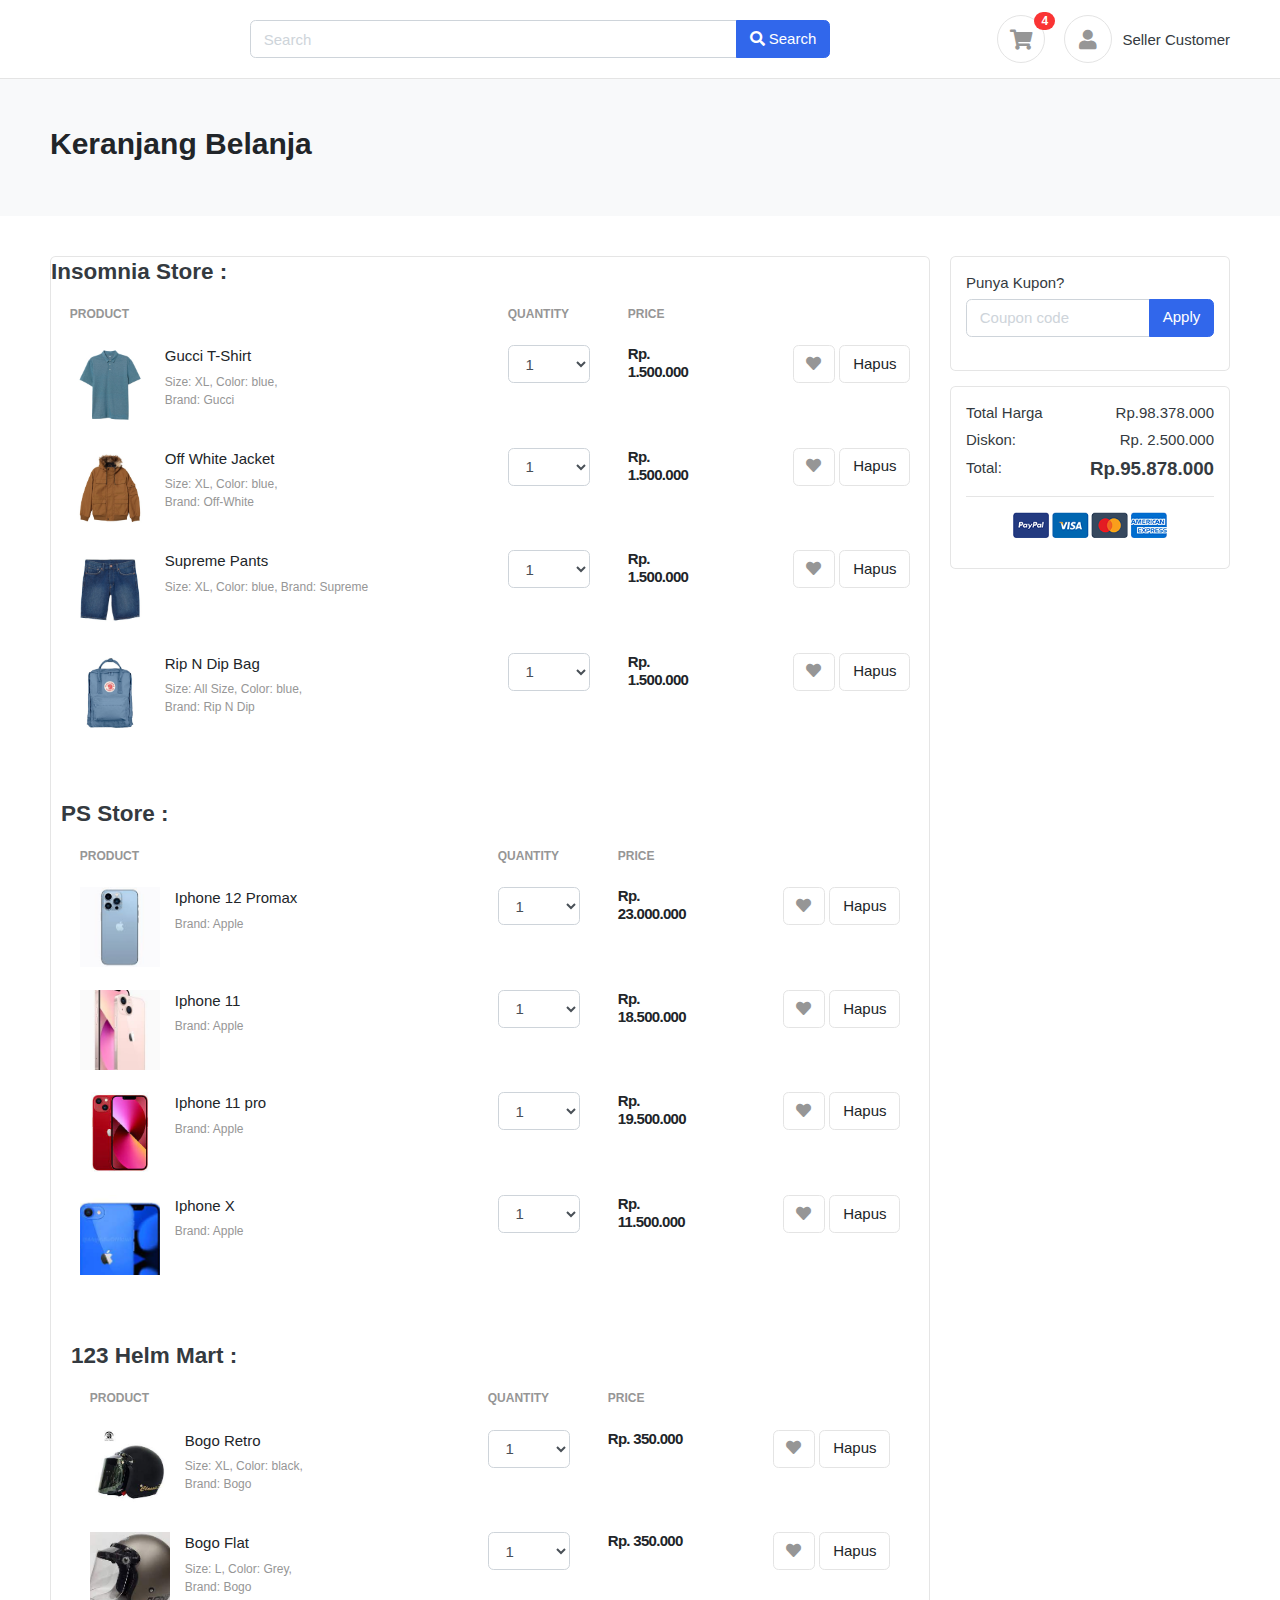
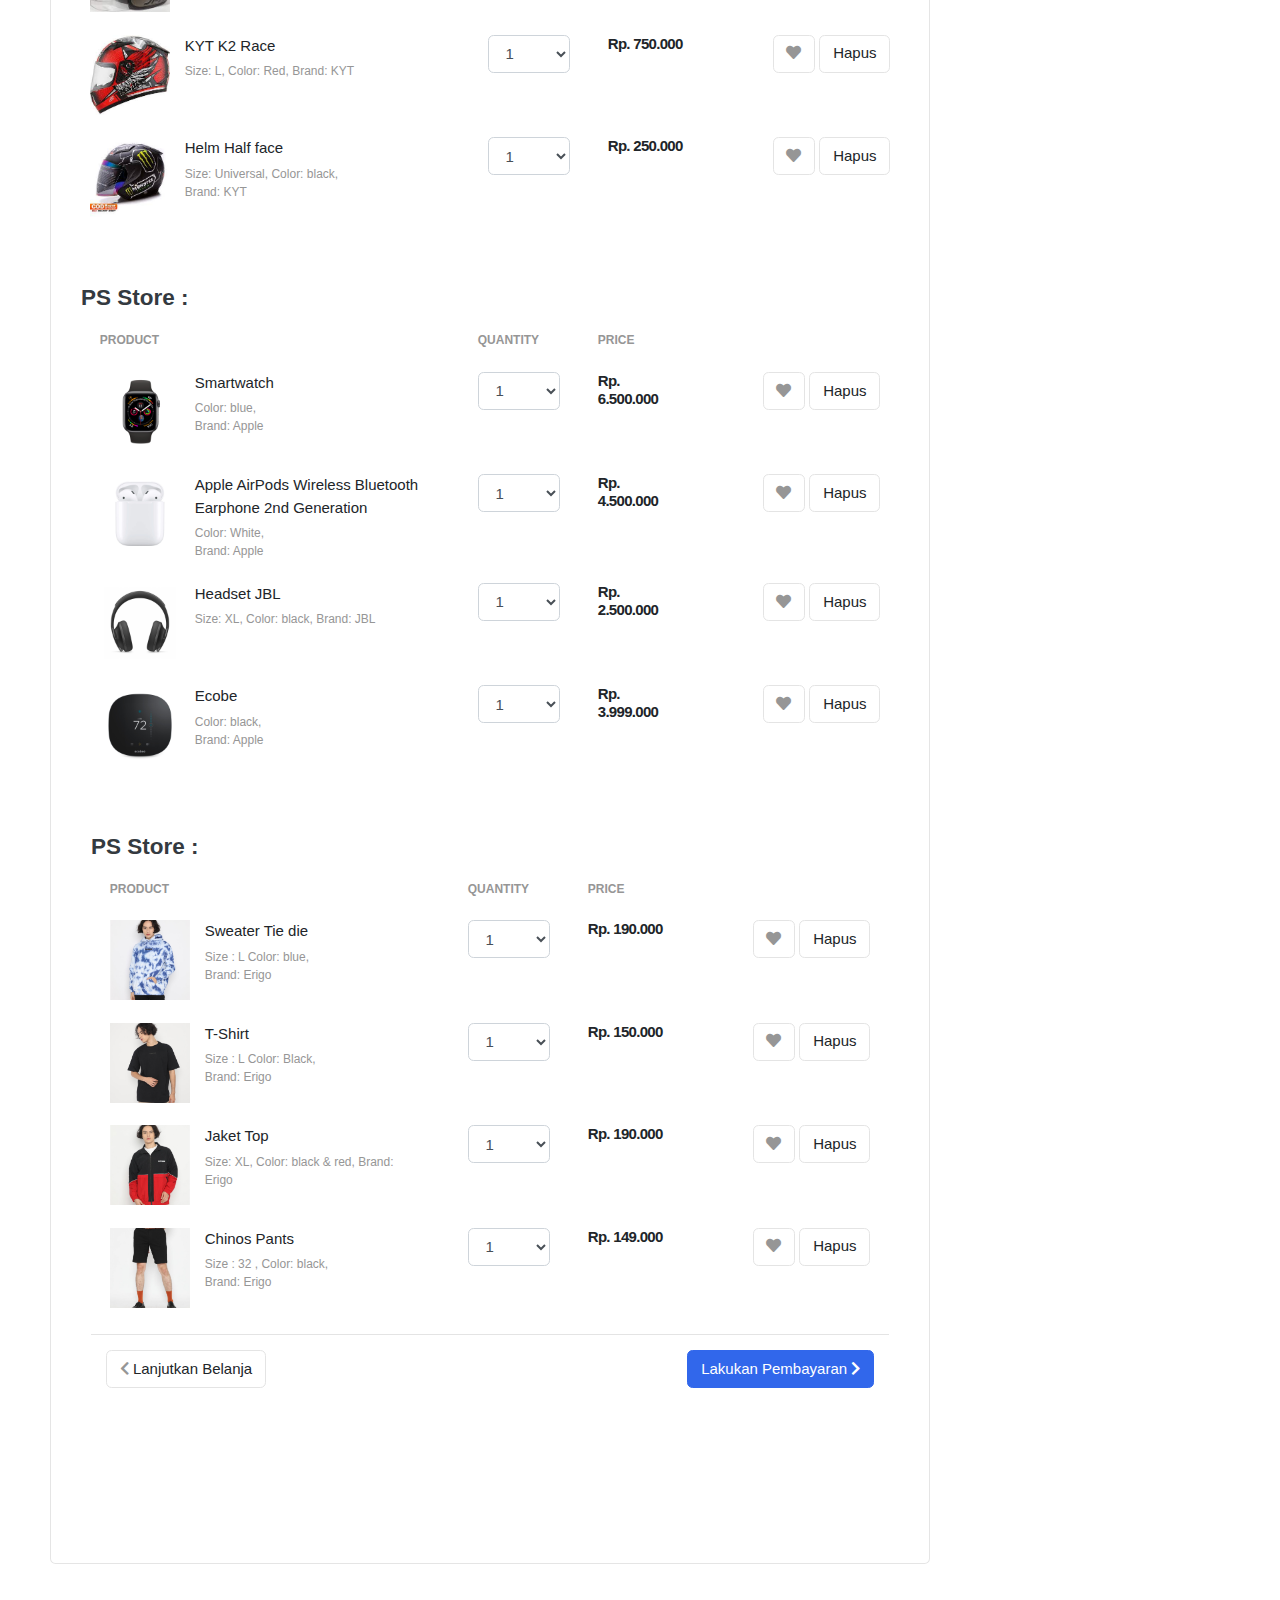
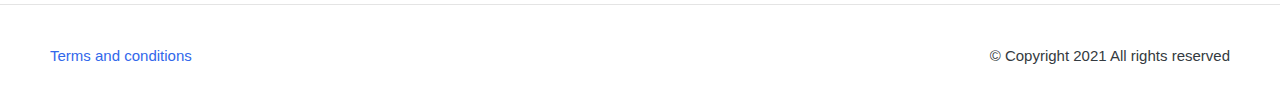
<file: keranjang.html>
<!DOCTYPE HTML>
<html lang="en">
<head>
<meta charset="utf-8">
<meta http-equiv="pragma" content="no-cache" />
<meta http-equiv="cache-control" content="max-age=604800" />
<meta name="viewport" content="width=device-width, initial-scale=1, shrink-to-fit=no">

<title>Kelompok 14 Shop</title>



<!-- jQuery -->
<script src="js/jquery-2.0.0.min.js" type="text/javascript"></script>

<!-- Bootstrap4 files-->
<script src="js/bootstrap.bundle.min.js" type="text/javascript"></script>
<link href="css/bootstrap.css" rel="stylesheet" type="text/css"/>

<!-- Font awesome 5 -->
<link href="fonts/fontawesome/css/all.min.css" type="text/css" rel="stylesheet">

<!-- custom style -->
<link href="css/ui.css" rel="stylesheet" type="text/css"/>
<link href="css/responsive.css" rel="stylesheet" media="only screen and (max-width: 1200px)" />

<!-- custom javascript -->
<script src="js/script.js" type="text/javascript"></script>

<script type="text/javascript">
/// some script

// jquery ready start
$(document).ready(function() {
	// jQuery code
	

}); 
// jquery end
</script>

</head>
<body>


<header class="section-header">
<section class="header-main border-bottom">
	<div class="container">
<div class="row align-items-center">
	<div class="col-lg-2 col-4">
		<a href="index.html" class="brand-wrap">
		
		</a> <!-- brand-wrap.// -->
	</div>
	<div class="col-lg-6 col-sm-12">
		<form action="#" class="search">
			<div class="input-group w-100">
			    <input type="text" class="form-control" placeholder="Search">
			    <div class="input-group-append">
			      <button class="btn btn-primary" type="submit">
			        <i class="fa fa-search"></i> Search
			      </button>
			    </div>
		    </div>
		</form> <!-- search-wrap .end// -->
	</div> <!-- col.// -->
	<div class="col-lg-4 col-sm-6 col-12">
		<div class="widgets-wrap float-md-right">
			<div class="widget-header  mr-3">
				<a href="#" class="icon icon-sm rounded-circle border"><i class="fa fa-shopping-cart"></i></a>
				<span class="badge badge-pill badge-danger notify">4</span>
			</div>
			<div class="widget-header icontext">
				<a href="#" class="icon icon-sm rounded-circle border"><i class="fa fa-user"></i></a>
				<div class="text">
					<div class="widget-header icontext">
          <a data-toggle="dropdown" href="#">Seller</a>
          <div class="dropdown-menu">
            <a class="dropdown-item" href="login-seller.html">Masuk</a>
            <a class="dropdown-item" href="daftar-seller.html">Daftar</a>
          </div>
			</div>
			<div class="widget-header icontext">
          <a data-toggle="dropdown" href="#">Customer</a>
          <div class="dropdown-menu">
            <a class="dropdown-item" href="login-user.html">Masuk</a>
            <a class="dropdown-item" href="daftar-user.html">Daftar</a>
          </div>
				</div>
			</div>

		</div> <!-- widgets-wrap.// -->
	</div> <!-- col.// -->
</div> <!-- row.// -->
	</div> <!-- container.// -->
</section> <!-- header-main .// -->
</header> <!-- section-header.// -->



<!-- ========================= SECTION PAGETOP ========================= -->
<section class="section-pagetop bg">
<div class="container">
	<h2 class="title-page">Keranjang Belanja</h2>
</div> <!-- container //  -->
</section>
<!-- ========================= SECTION INTRO END// ========================= -->

<!-- ========================= SECTION CONTENT ========================= -->
<section class="section-content padding-y">
<div class="container">

<div class="row">
	<main class="col-md-9">
<div class="card">

<table class="table table-borderless table-shopping-cart">
<thead class="text-muted">
<tr class="small text-uppercase">
  <th scope="col">Product</th>
  <h4 class=> Insomnia Store :</h4>
  <th scope="col" width="120">Quantity</th>
  <th scope="col" width="120">Price</th>
  <th scope="col" class="text-right" width="200"> </th>
</tr>
</thead>
<tbody>
<tr>
	<td>
		<figure class="itemside">
			<div class="aside"><img src="images/items/1.jpg" class="img-sm"></div>
			<figcaption class="info">
				<a href="#" class="title text-dark">Gucci T-Shirt</a>
				<p class="text-muted small">Size: XL, Color: blue, <br> Brand: Gucci</p>
			</figcaption>
		</figure>
	</td>
	<td> 
		<select class="form-control">
			<option>1</option>
			<option>2</option>	
			<option>3</option>	
			<option>4</option>	
		</select> 
	</td>
	<td> 
		<div class="price-wrap"> 
			<var class="price">Rp. 1.500.000</var> 
		</div> <!-- price-wrap .// -->
	</td>
	<td class="text-right"> 
	<a data-original-title="Save to Wishlist" title="" href="" class="btn btn-light" data-toggle="tooltip"> <i class="fa fa-heart"></i></a> 
	<a href="" class="btn btn-light"> Hapus</a>
	</td>
</tr>
<tr>
	<td>
		<figure class="itemside">
			<div class="aside"><img src="images/items/2.jpg" class="img-sm"></div>
			<figcaption class="info">
				<a href="#" class="title text-dark">Off White Jacket</a>
				<p class="text-muted small">Size: XL, Color: blue, <br> Brand: Off-White</p>
			</figcaption>
		</figure>
	</td>
	<td> 
		<select class="form-control">
			<option>1</option>
			<option>2</option>	
			<option>3</option>	
			<option>4</option>	
		</select> 
	</td>
	<td> 
		<div class="price-wrap"> 
			<var class="price">Rp. 1.500.000</var>   
		</div> <!-- price-wrap .// -->
	</td>
	<td class="text-right"> 
	<a data-original-title="Save to Wishlist" title="" href="" class="btn btn-light" data-toggle="tooltip"> <i class="fa fa-heart"></i></a> 
	<a href="" class="btn btn-light btn-round"> Hapus</a>
	</td>
</tr>
<tr>
	<td>
		<figure class="itemside">
			<div class="aside"><img src="images/items/3.jpg" class="img-sm"></div>
			<figcaption class="info">
				<a href="#" class="title text-dark">Supreme Pants</a>
				<p class="small text-muted">Size: XL, Color: blue,  Brand: Supreme</p>
			</figcaption>
		</figure>
	</td>
	<td> 
		<select class="form-control">
			<option>1</option>
			<option>2</option>	
			<option>3</option>	
		</select> 
	</td>
	<td> 
		<div class="price-wrap"> 
			<var class="price">Rp. 1.500.000</var> 
		</div> <!-- price-wrap .// -->
	</td>
	<td class="text-right"> 
		<a data-original-title="Save to Wishlist" title="" href="" class="btn btn-light" data-toggle="tooltip"> <i class="fa fa-heart"></i></a> 
		<a href="" class="btn btn-light btn-round"> Hapus</a>
	</td>
</tr>
<tr>
	<td>
		<figure class="itemside">
			<div class="aside"><img src="images/items/4.jpg" class="img-sm"></div>
			<figcaption class="info">
				<a href="#" class="title text-dark">Rip N Dip Bag</a>
				<p class="text-muted small">Size: All Size, Color: blue, <br> Brand: Rip N Dip</p>
			</figcaption>
		</figure>
	</td>
	<td> 
		<select class="form-control">
			<option>1</option>
			<option>2</option>	
			<option>3</option>	
			<option>4</option>	
		</select> 
	</td>
	<td> 
		<div class="price-wrap"> 
			<var class="price">Rp. 1.500.000</var> 
		</div> <!-- price-wrap .// -->
	</td>
	<td class="text-right"> 
	<a data-original-title="Save to Wishlist" title="" href="" class="btn btn-light" data-toggle="tooltip"> <i class="fa fa-heart"></i></a> 
	<a href="" class="btn btn-light"> Hapus</a>
	</td>
</tr>
</tbody>
</table>

<!-- ========================= SECTION CONTENT ========================= -->
<section class="section-content padding-y">
	<div class="container">
	
	
	
	<table class="table table-borderless table-shopping-cart">
	<thead class="text-muted">
	<tr class="small text-uppercase">
	  <th scope="col">Product</th>
	  <h4 class=> PS Store :</h4>
	  <th scope="col" width="120">Quantity</th>
	  <th scope="col" width="120">Price</th>
	  <th scope="col" class="text-right" width="200"> </th>
	</tr>
	</thead>
	<tbody>
	<tr>
		<td>
			<figure class="itemside">
				<div class="aside"><img src="images/items/iphone 1.jpg" class="img-sm"></div>
				<figcaption class="info">
					<a href="#" class="title text-dark">Iphone 12 Promax</a>
					<p class="text-muted small">Brand: Apple</p>
				</figcaption>
			</figure>
		</td>
		<td> 
			<select class="form-control">
				<option>1</option>
				<option>2</option>	
				<option>3</option>	
				<option>4</option>	
			</select> 
		</td>
		<td> 
			<div class="price-wrap"> 
				<var class="price">Rp. 23.000.000</var> 
			</div> <!-- price-wrap .// -->
		</td>
		<td class="text-right"> 
		<a data-original-title="Save to Wishlist" title="" href="" class="btn btn-light" data-toggle="tooltip"> <i class="fa fa-heart"></i></a> 
		<a href="" class="btn btn-light"> Hapus</a>
		</td>
	</tr>
	<tr>
		<td>
			<figure class="itemside">
				<div class="aside"><img src="images/items/iphone 2.jpg" class="img-sm"></div>
				<figcaption class="info">
					<a href="#" class="title text-dark">Iphone 11</a>
					<p class="text-muted small">Brand: Apple</p>
				</figcaption>
			</figure>
		</td>
		<td> 
			<select class="form-control">
				<option>1</option>
				<option>2</option>	
				<option>3</option>	
				<option>4</option>	
			</select> 
		</td>
		<td> 
			<div class="price-wrap"> 
				<var class="price">Rp. 18.500.000</var>   
			</div> <!-- price-wrap .// -->
		</td>
		<td class="text-right"> 
		<a data-original-title="Save to Wishlist" title="" href="" class="btn btn-light" data-toggle="tooltip"> <i class="fa fa-heart"></i></a> 
		<a href="" class="btn btn-light btn-round"> Hapus</a>
		</td>
	</tr>
	<tr>
		<td>
			<figure class="itemside">
				<div class="aside"><img src="images/items/iphone 3.jpg" class="img-sm"></div>
				<figcaption class="info">
					<a href="#" class="title text-dark">Iphone 11 pro</a>
					<p class="text-muted small">Brand: Apple</p>
				</figcaption>
			</figure>
		</td>
		<td> 
			<select class="form-control">
				<option>1</option>
				<option>2</option>	
				<option>3</option>	
			</select> 
		</td>
		<td> 
			<div class="price-wrap"> 
				<var class="price">Rp. 19.500.000</var> 
			</div> <!-- price-wrap .// -->
		</td>
		<td class="text-right"> 
			<a data-original-title="Save to Wishlist" title="" href="" class="btn btn-light" data-toggle="tooltip"> <i class="fa fa-heart"></i></a> 
			<a href="" class="btn btn-light btn-round"> Hapus</a>
		</td>
	</tr>
	<tr>
		<td>
			<figure class="itemside">
				<div class="aside"><img src="images/items/iphone 4.jpg" class="img-sm"></div>
				<figcaption class="info">
					<a href="#" class="title text-dark">Iphone X</a>
					<p class="text-muted small">Brand: Apple</p>
				</figcaption>
			</figure>
		</td>
		<td> 
			<select class="form-control">
				<option>1</option>
				<option>2</option>	
				<option>3</option>	
				<option>4</option>	
			</select> 
		</td>
		<td> 
			<div class="price-wrap"> 
				<var class="price">Rp. 11.500.000</var> 
			</div> <!-- price-wrap .// -->
		</td>
		<td class="text-right"> 
		<a data-original-title="Save to Wishlist" title="" href="" class="btn btn-light" data-toggle="tooltip"> <i class="fa fa-heart"></i></a> 
		<a href="" class="btn btn-light"> Hapus</a>
		</td>
	</tr>
	</tbody>
	</table>

	<!-- ========================= SECTION CONTENT ========================= -->
<section class="section-content padding-y">
	<div class="container">
	
	
	<table class="table table-borderless table-shopping-cart">
	<thead class="text-muted">
	<tr class="small text-uppercase">
	  <th scope="col">Product</th>
	  <h4 class=>123 Helm Mart :</h4>
	  <th scope="col" width="120">Quantity</th>
	  <th scope="col" width="120">Price</th>
	  <th scope="col" class="text-right" width="200"> </th>
	</tr>
	</thead>
	<tbody>
	<tr>
		<td>
			<figure class="itemside">
				<div class="aside"><img src="images/items/BOGO 1.jpg" class="img-sm"></div>
				<figcaption class="info">
					<a href="#" class="title text-dark">Bogo Retro</a>
					<p class="text-muted small">Size: XL, Color: black, <br> Brand: Bogo</p>
				</figcaption>
			</figure>
		</td>
		<td> 
			<select class="form-control">
				<option>1</option>
				<option>2</option>	
				<option>3</option>	
				<option>4</option>	
			</select> 
		</td>
		<td> 
			<div class="price-wrap"> 
				<var class="price">Rp. 350.000</var> 
			</div> <!-- price-wrap .// -->
		</td>
		<td class="text-right"> 
		<a data-original-title="Save to Wishlist" title="" href="" class="btn btn-light" data-toggle="tooltip"> <i class="fa fa-heart"></i></a> 
		<a href="" class="btn btn-light"> Hapus</a>
		</td>
	</tr>
	<tr>
		<td>
			<figure class="itemside">
				<div class="aside"><img src="images/items/BOGO 2.jpg" class="img-sm"></div>
				<figcaption class="info">
					<a href="#" class="title text-dark">Bogo Flat</a>
					<p class="text-muted small">Size: L, Color: Grey, <br> Brand: Bogo</p>
				</figcaption>
			</figure>
		</td>
		<td> 
			<select class="form-control">
				<option>1</option>
				<option>2</option>	
				<option>3</option>	
				<option>4</option>	
			</select> 
		</td>
		<td> 
			<div class="price-wrap"> 
				<var class="price">Rp. 350.000</var>   
			</div> <!-- price-wrap .// -->
		</td>
		<td class="text-right"> 
		<a data-original-title="Save to Wishlist" title="" href="" class="btn btn-light" data-toggle="tooltip"> <i class="fa fa-heart"></i></a> 
		<a href="" class="btn btn-light btn-round"> Hapus</a>
		</td>
	</tr>
	<tr>
		<td>
			<figure class="itemside">
				<div class="aside"><img src="images/items/KYT 1.jpg" class="img-sm"></div>
				<figcaption class="info">
					<a href="#" class="title text-dark">KYT K2 Race</a>
					<p class="small text-muted">Size: L, Color: Red,  Brand: KYT</p>
				</figcaption>
			</figure>
		</td>
		<td> 
			<select class="form-control">
				<option>1</option>
				<option>2</option>	
				<option>3</option>	
			</select> 
		</td>
		<td> 
			<div class="price-wrap"> 
				<var class="price">Rp. 750.000</var> 
			</div> <!-- price-wrap .// -->
		</td>
		<td class="text-right"> 
			<a data-original-title="Save to Wishlist" title="" href="" class="btn btn-light" data-toggle="tooltip"> <i class="fa fa-heart"></i></a> 
			<a href="" class="btn btn-light btn-round"> Hapus</a>
		</td>
	</tr>
	<tr>
		<td>
			<figure class="itemside">
				<div class="aside"><img src="images/items/FULL FACE MONSTER.jpg" class="img-sm"></div>
				<figcaption class="info">
					<a href="#" class="title text-dark">Helm Half face</a>
					<p class="text-muted small">Size: Universal, Color: black, <br> Brand: KYT</p>
				</figcaption>
			</figure>
		</td>
		<td> 
			<select class="form-control">
				<option>1</option>
				<option>2</option>	
				<option>3</option>	
				<option>4</option>	
			</select> 
		</td>
		<td> 
			<div class="price-wrap"> 
				<var class="price">Rp. 250.000</var> 
			</div> <!-- price-wrap .// -->
		</td>
		<td class="text-right"> 
		<a data-original-title="Save to Wishlist" title="" href="" class="btn btn-light" data-toggle="tooltip"> <i class="fa fa-heart"></i></a> 
		<a href="" class="btn btn-light"> Hapus</a>
		</td>
	</tr>
	</tbody>
	</table>

		<!-- ========================= SECTION CONTENT ========================= -->
<section class="section-content padding-y">
	<div class="container">
	
	
	<table class="table table-borderless table-shopping-cart">
	<thead class="text-muted">
	<tr class="small text-uppercase">
	  <th scope="col">Product</th>
	  <h4 class=> PS Store :</h4>
	  <th scope="col" width="120">Quantity</th>
	  <th scope="col" width="120">Price</th>
	  <th scope="col" class="text-right" width="200"> </th>
	</tr>
	</thead>
	<tbody>
	<tr>
		<td>
			<figure class="itemside">
				<div class="aside"><img src="images/items/7.jpg" class="img-sm"></div>
				<figcaption class="info">
					<a href="#" class="title text-dark">Smartwatch</a>
					<p class="text-muted small">Color: blue, <br> Brand: Apple</p>
				</figcaption>
			</figure>
		</td>
		<td> 
			<select class="form-control">
				<option>1</option>
				<option>2</option>	
				<option>3</option>	
				<option>4</option>	
			</select> 
		</td>
		<td> 
			<div class="price-wrap"> 
				<var class="price">Rp. 6.500.000</var> 
			</div> <!-- price-wrap .// -->
		</td>
		<td class="text-right"> 
		<a data-original-title="Save to Wishlist" title="" href="" class="btn btn-light" data-toggle="tooltip"> <i class="fa fa-heart"></i></a> 
		<a href="" class="btn btn-light"> Hapus</a>
		</td>
	</tr>
	<tr>
		<td>
			<figure class="itemside">
				<div class="aside"><img src="images/items/8.jpg" class="img-sm"></div>
				<figcaption class="info">
					<a href="#" class="title text-dark">Apple AirPods Wireless Bluetooth Earphone 2nd Generation</a>
					<p class="text-muted small"> Color: White, <br> Brand: Apple</p>
				</figcaption>
			</figure>
		</td>
		<td> 
			<select class="form-control">
				<option>1</option>
				<option>2</option>	
				<option>3</option>	
				<option>4</option>	
			</select> 
		</td>
		<td> 
			<div class="price-wrap"> 
				<var class="price">Rp. 4.500.000</var>   
			</div> <!-- price-wrap .// -->
		</td>
		<td class="text-right"> 
		<a data-original-title="Save to Wishlist" title="" href="" class="btn btn-light" data-toggle="tooltip"> <i class="fa fa-heart"></i></a> 
		<a href="" class="btn btn-light btn-round"> Hapus</a>
		</td>
	</tr>
	<tr>
		<td>
			<figure class="itemside">
				<div class="aside"><img src="images/items/9.jpg" class="img-sm"></div>
				<figcaption class="info">
					<a href="#" class="title text-dark">Headset JBL</a>
					<p class="small text-muted">Size: XL, Color: black,  Brand: JBL</p>
				</figcaption>
			</figure>
		</td>
		<td> 
			<select class="form-control">
				<option>1</option>
				<option>2</option>	
				<option>3</option>	
			</select> 
		</td>
		<td> 
			<div class="price-wrap"> 
				<var class="price">Rp. 2.500.000</var> 
			</div> <!-- price-wrap .// -->
		</td>
		<td class="text-right"> 
			<a data-original-title="Save to Wishlist" title="" href="" class="btn btn-light" data-toggle="tooltip"> <i class="fa fa-heart"></i></a> 
			<a href="" class="btn btn-light btn-round"> Hapus</a>
		</td>
	</tr>
	<tr>
		<td>
			<figure class="itemside">
				<div class="aside"><img src="images/items/10.jpg" class="img-sm"></div>
				<figcaption class="info">
					<a href="#" class="title text-dark">Ecobe</a>
					<p class="text-muted small"> Color: black, <br> Brand: Apple</p>
				</figcaption>
			</figure>
		</td>
		<td> 
			<select class="form-control">
				<option>1</option>
				<option>2</option>	
				<option>3</option>	
				<option>4</option>	
			</select> 
		</td>
		<td> 
			<div class="price-wrap"> 
				<var class="price">Rp. 3.999.000</var> 
			</div> <!-- price-wrap .// -->
		</td>
		<td class="text-right"> 
		<a data-original-title="Save to Wishlist" title="" href="" class="btn btn-light" data-toggle="tooltip"> <i class="fa fa-heart"></i></a> 
		<a href="" class="btn btn-light"> Hapus</a>
		</td>
	</tr>
	</tbody>
	</table>

			<!-- ========================= SECTION CONTENT ========================= -->
<section class="section-content padding-y">
	<div class="container">
	
	
	<table class="table table-borderless table-shopping-cart">
	<thead class="text-muted">
	<tr class="small text-uppercase">
	  <th scope="col">Product</th>
	  <h4 class=> PS Store :</h4>
	  <th scope="col" width="120">Quantity</th>
	  <th scope="col" width="120">Price</th>
	  <th scope="col" class="text-right" width="200"> </th>
	</tr>
	</thead>
	<tbody>
	<tr>
		<td>
			<figure class="itemside">
				<div class="aside"><img src="images/items/erigo tiedie.png" class="img-sm"></div>
				<figcaption class="info">
					<a href="#" class="title text-dark">Sweater Tie die</a>
					<p class="text-muted small">Size : L Color: blue, <br> Brand: Erigo</p>
				</figcaption>
			</figure>
		</td>
		<td> 
			<select class="form-control">
				<option>1</option>
				<option>2</option>	
				<option>3</option>	
				<option>4</option>	
			</select> 
		</td>
		<td> 
			<div class="price-wrap"> 
				<var class="price">Rp. 190.000</var> 
			</div> <!-- price-wrap .// -->
		</td>
		<td class="text-right"> 
		<a data-original-title="Save to Wishlist" title="" href="" class="btn btn-light" data-toggle="tooltip"> <i class="fa fa-heart"></i></a> 
		<a href="" class="btn btn-light"> Hapus</a>
		</td>
	</tr>
	<tr>
		<td>
			<figure class="itemside">
				<div class="aside"><img src="images/items/erigo 2.png" class="img-sm"></div>
				<figcaption class="info">
					<a href="#" class="title text-dark">T-Shirt</a>
					<p class="text-muted small"> Size : L Color: Black, <br> Brand: Erigo</p>
				</figcaption>
			</figure>
		</td>
		<td> 
			<select class="form-control">
				<option>1</option>
				<option>2</option>	
				<option>3</option>	
				<option>4</option>	
			</select> 
		</td>
		<td> 
			<div class="price-wrap"> 
				<var class="price">Rp. 150.000</var>   
			</div> <!-- price-wrap .// -->
		</td>
		<td class="text-right"> 
		<a data-original-title="Save to Wishlist" title="" href="" class="btn btn-light" data-toggle="tooltip"> <i class="fa fa-heart"></i></a> 
		<a href="" class="btn btn-light btn-round"> Hapus</a>
		</td>
	</tr>
	<tr>
		<td>
			<figure class="itemside">
				<div class="aside"><img src="images/items/erigo 3.png" class="img-sm"></div>
				<figcaption class="info">
					<a href="#" class="title text-dark">Jaket Top</a>
					<p class="small text-muted">Size: XL, Color: black & red,  Brand: Erigo</p>
				</figcaption>
			</figure>
		</td>
		<td> 
			<select class="form-control">
				<option>1</option>
				<option>2</option>	
				<option>3</option>	
			</select> 
		</td>
		<td> 
			<div class="price-wrap"> 
				<var class="price">Rp. 190.000</var> 
			</div> <!-- price-wrap .// -->
		</td>
		<td class="text-right"> 
			<a data-original-title="Save to Wishlist" title="" href="" class="btn btn-light" data-toggle="tooltip"> <i class="fa fa-heart"></i></a> 
			<a href="" class="btn btn-light btn-round"> Hapus</a>
		</td>
	</tr>
	<tr>
		<td>
			<figure class="itemside">
				<div class="aside"><img src="images/items/erigo 4.png" class="img-sm"></div>
				<figcaption class="info">
					<a href="#" class="title text-dark">Chinos Pants</a>
					<p class="text-muted small"> Size : 32 , Color: black, <br> Brand: Erigo</p>
				</figcaption>
			</figure>
		</td>
		<td> 
			<select class="form-control">
				<option>1</option>
				<option>2</option>	
				<option>3</option>	
				<option>4</option>	
			</select> 
		</td>
		<td> 
			<div class="price-wrap"> 
				<var class="price">Rp. 149.000</var> 
			</div> <!-- price-wrap .// -->
		</td>
		<td class="text-right"> 
		<a data-original-title="Save to Wishlist" title="" href="" class="btn btn-light" data-toggle="tooltip"> <i class="fa fa-heart"></i></a> 
		<a href="" class="btn btn-light"> Hapus</a>
		</td>
	</tr>
	</tbody>
	</table>



	

<div class="card-body border-top">
	<a href="Checkout.html" class="btn btn-primary float-md-right"> Lakukan Pembayaran <i class="fa fa-chevron-right"></i> </a>
	<a href="index.html" class="btn btn-light"> <i class="fa fa-chevron-left"></i> Lanjutkan Belanja </a>
</div>	
</div> <!-- card.// -->

	</main> <!-- col.// -->
	<aside class="col-md-3">
		<div class="card mb-3">
			<div class="card-body">
			<form>
				<div class="form-group">
					<label>Punya Kupon?</label>
					<div class="input-group">
						<input type="text" class="form-control" name="" placeholder="Coupon code">
						<span class="input-group-append"> 
							<button class="btn btn-primary">Apply</button>
						</span>
					</div>
				</div>
			</form>
			</div> <!-- card-body.// -->
		</div>  <!-- card .// -->
		<div class="card">
			<div class="card-body">
					<dl class="dlist-align">
					  <dt>Total Harga</dt>
					  <dd class="text-right">Rp.98.378.000</dd>
					</dl>
					<dl class="dlist-align">
					  <dt>Diskon:</dt>
					  <dd class="text-right">Rp. 2.500.000</dd>
					</dl>
					<dl class="dlist-align">
					  <dt>Total:</dt>
					  <dd class="text-right  h5"><strong>Rp.95.878.000</strong></dd>
					</dl>
					<hr>
					<p class="text-center mb-3">
						<img src="images/misc/payments.png" height="26">
					</p>
					
			</div> <!-- card-body.// -->
		</div>  <!-- card .// -->
	</aside> <!-- col.// -->
</div>

</div> <!-- container .//  -->
</section>
<!-- ========================= SECTION CONTENT END// ========================= -->

<!-- ========================= SECTION  END// ========================= -->

<!-- ========================= FOOTER ========================= -->
<footer class="section-footer border-top padding-y">
	<div class="container">
		<p class="float-md-right"> 
			&copy Copyright 2021 All rights reserved
		</p>
		<p>
			<a href="#">Terms and conditions</a>
		</p>
	</div><!-- //container -->
</footer>
<!-- ========================= FOOTER END // ========================= -->



</body>
</html>
</file>
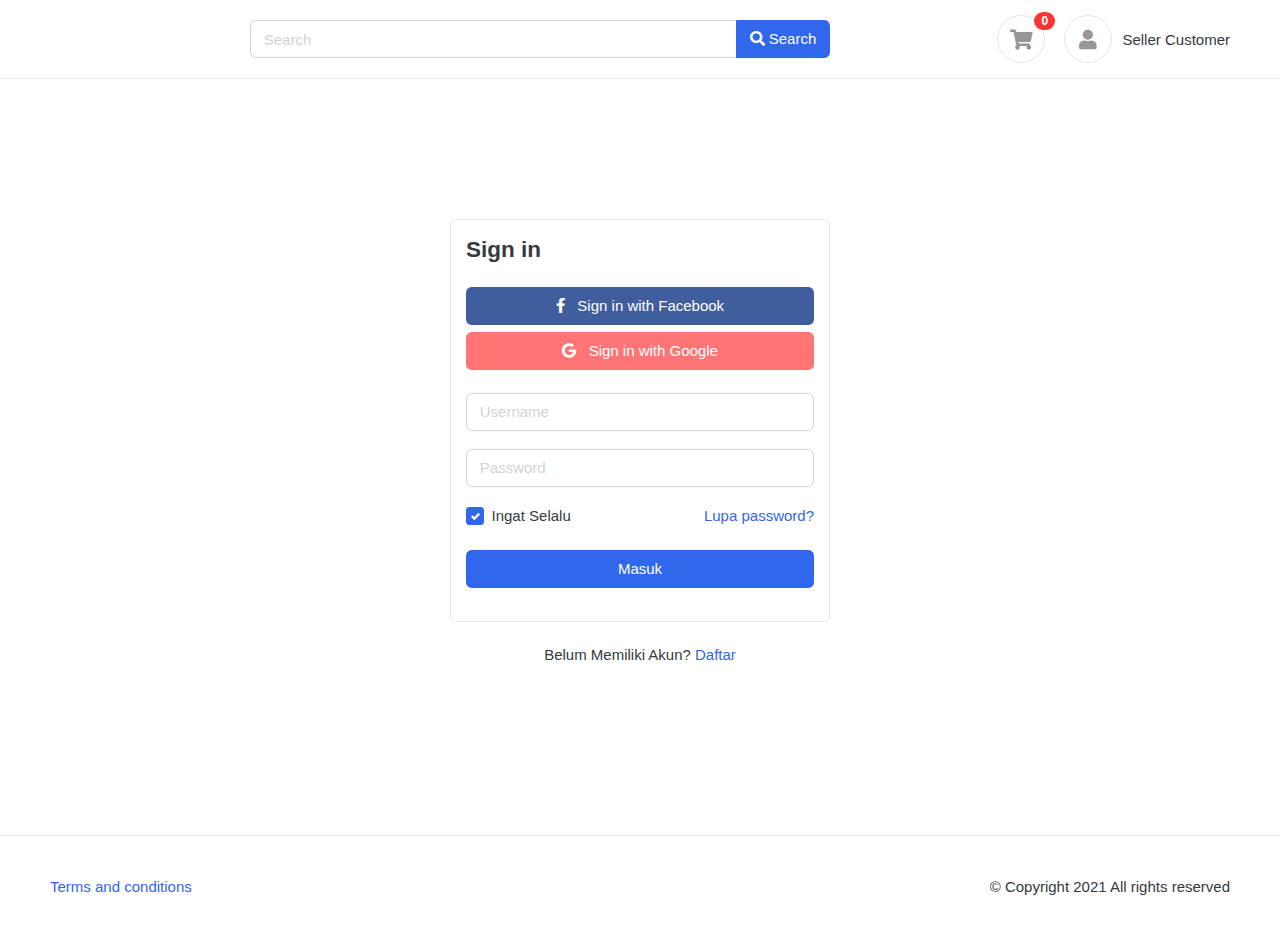
<file: login-user.html>
<!DOCTYPE HTML>
<html lang="en">
<head>
<meta charset="utf-8">
<meta http-equiv="pragma" content="no-cache" />
<meta http-equiv="cache-control" content="max-age=604800" />
<meta name="viewport" content="width=device-width, initial-scale=1, shrink-to-fit=no">

<title>Kelompok 14 Shop</title>



<!-- jQuery -->
<script src="js/jquery-2.0.0.min.js" type="text/javascript"></script>

<!-- Bootstrap4 files-->
<script src="js/bootstrap.bundle.min.js" type="text/javascript"></script>
<link href="css/bootstrap.css" rel="stylesheet" type="text/css"/>

<!-- Font awesome 5 -->
<link href="fonts/fontawesome/css/all.min.css" type="text/css" rel="stylesheet">

<!-- custom style -->
<link href="css/ui.css" rel="stylesheet" type="text/css"/>
<link href="css/responsive.css" rel="stylesheet" media="only screen and (max-width: 1200px)" />

<!-- custom javascript -->
<script src="js/script.js" type="text/javascript"></script>

<script type="text/javascript">
/// some script

// jquery ready start
$(document).ready(function() {
	// jQuery code

}); 
// jquery end
</script>

</head>
<body>


<header class="section-header">
<section class="header-main border-bottom">
	<div class="container">
<div class="row align-items-center">
	<div class="col-lg-2 col-4">
		<a href="index.html" class="brand-wrap">
			
		</a> <!-- brand-wrap.// -->
	</div>
	<div class="col-lg-6 col-sm-12">
		<form action="#" class="search">
			<div class="input-group w-100">
			    <input type="text" class="form-control" placeholder="Search">
			    <div class="input-group-append">
			      <button class="btn btn-primary" type="submit">
			        <i class="fa fa-search"></i> Search
			      </button>
			    </div>
		    </div>
		</form> <!-- search-wrap .end// -->
	</div> <!-- col.// -->
	<div class="col-lg-4 col-sm-6 col-12">
		<div class="widgets-wrap float-md-right">
			<div class="widget-header  mr-3">
				<a href="#" class="icon icon-sm rounded-circle border"><i class="fa fa-shopping-cart"></i></a>
				<span class="badge badge-pill badge-danger notify">0</span>
			</div>
			<div class="widget-header icontext">
				<a href="#" class="icon icon-sm rounded-circle border"><i class="fa fa-user"></i></a>
				<div class="text">
					<div class="widget-header icontext">
          <a data-toggle="dropdown" href="#">Seller</a>
          <div class="dropdown-menu">
            <a class="dropdown-item" href="login-seller.html">Masuk</a>
            <a class="dropdown-item" href="daftar-seller.html">Daftar</a>
          </div>
			</div>
			<div class="widget-header icontext">
          <a data-toggle="dropdown" href="#">Customer</a>
          <div class="dropdown-menu">
            <a class="dropdown-item" href="login-user.html">Masuk</a>
            <a class="dropdown-item" href="daftar-user.html">Daftar</a>
          </div>
			</div>
				</div>
			</div>

		</div> <!-- widgets-wrap.// -->
	</div> <!-- col.// -->
</div> <!-- row.// -->
	</div> <!-- container.// -->
</section> <!-- header-main .// -->
</header> <!-- section-header.// -->



<!-- ========================= SECTION CONTENT ========================= -->
<section class="section-conten padding-y" style="min-height:84vh">

<!-- ============================ COMPONENT LOGIN   ================================= -->
	<div class="card mx-auto" style="max-width: 380px; margin-top:100px;">
      <div class="card-body">
      <h4 class="card-title mb-4">Sign in</h4>
      <form>
      	  <a href="#" class="btn btn-facebook btn-block mb-2"> <i class="fab fa-facebook-f"></i> &nbsp  Sign in with Facebook</a>
      	  <a href="#" class="btn btn-google btn-block mb-4"> <i class="fab fa-google"></i> &nbsp  Sign in with Google</a>
          <div class="form-group">
			 <input name="" class="form-control" placeholder="Username" type="text">
          </div> <!-- form-group// -->
          <div class="form-group">
			<input name="" class="form-control" placeholder="Password" type="password">
          </div> <!-- form-group// -->
          
          <div class="form-group">
          	<a href="#" class="float-right">Lupa password?</a> 
            <label class="float-left custom-control custom-checkbox"> <input type="checkbox" class="custom-control-input" checked=""> <div class="custom-control-label"> Ingat Selalu </div> </label>
          </div> <!-- form-group form-check .// -->
          <div class="form-group">
              <button type="submit" class="btn btn-primary btn-block" formaction="profile-customer.html"> Masuk  </button>
          </div> <!-- form-group// -->    
      </form>
      </div> <!-- card-body.// -->
    </div> <!-- card .// -->

     <p class="text-center mt-4">Belum Memiliki Akun? <a href="daftar-user.html"> Daftar</a></p>
     <br><br>
<!-- ============================ COMPONENT LOGIN  END.// ================================= -->


</section>
<!-- ========================= SECTION CONTENT END// ========================= -->


<!-- ========================= FOOTER ========================= -->
<footer class="section-footer border-top padding-y">
	<div class="container">
		<p class="float-md-right"> 
			&copy Copyright 2021 All rights reserved
		</p>
		<p>
			<a href="#">Terms and conditions</a>
		</p>
	</div><!-- //container -->
</footer>
<!-- ========================= FOOTER END // ========================= -->



</body>
</html>
</file>
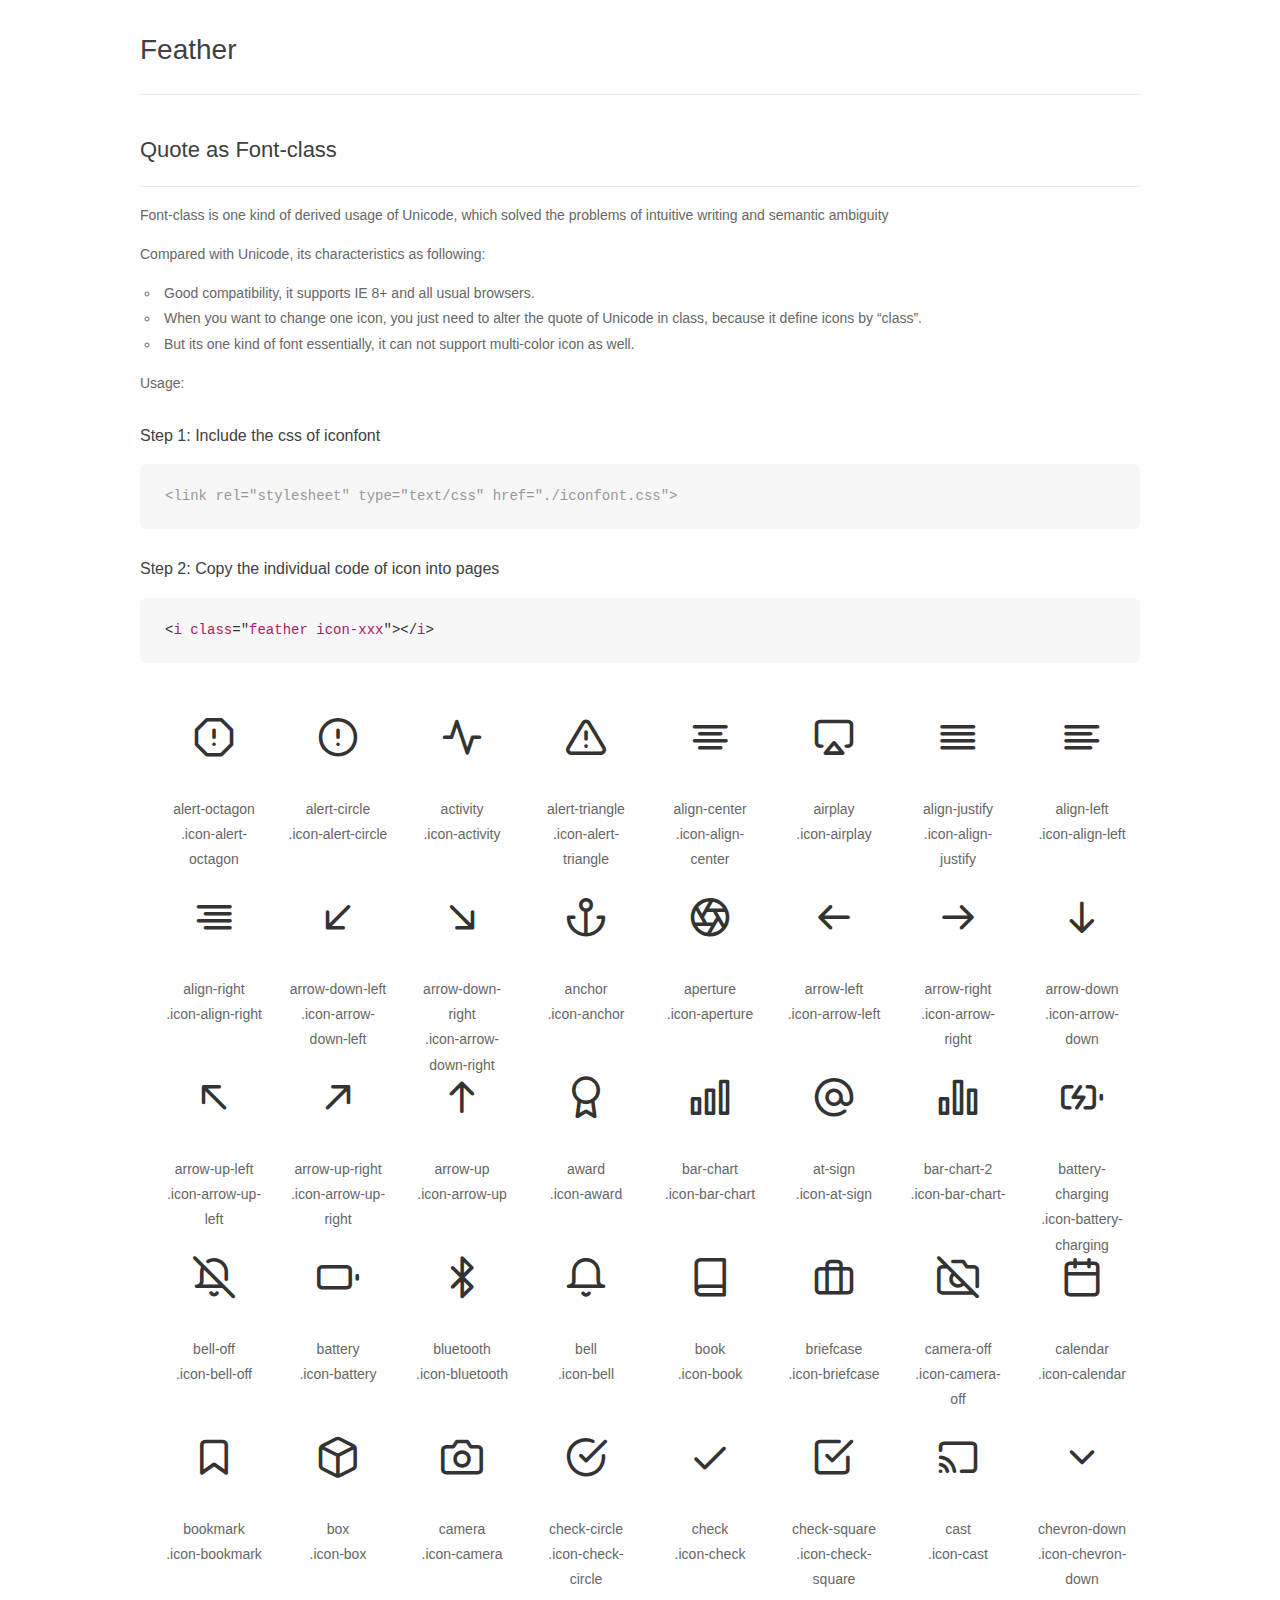
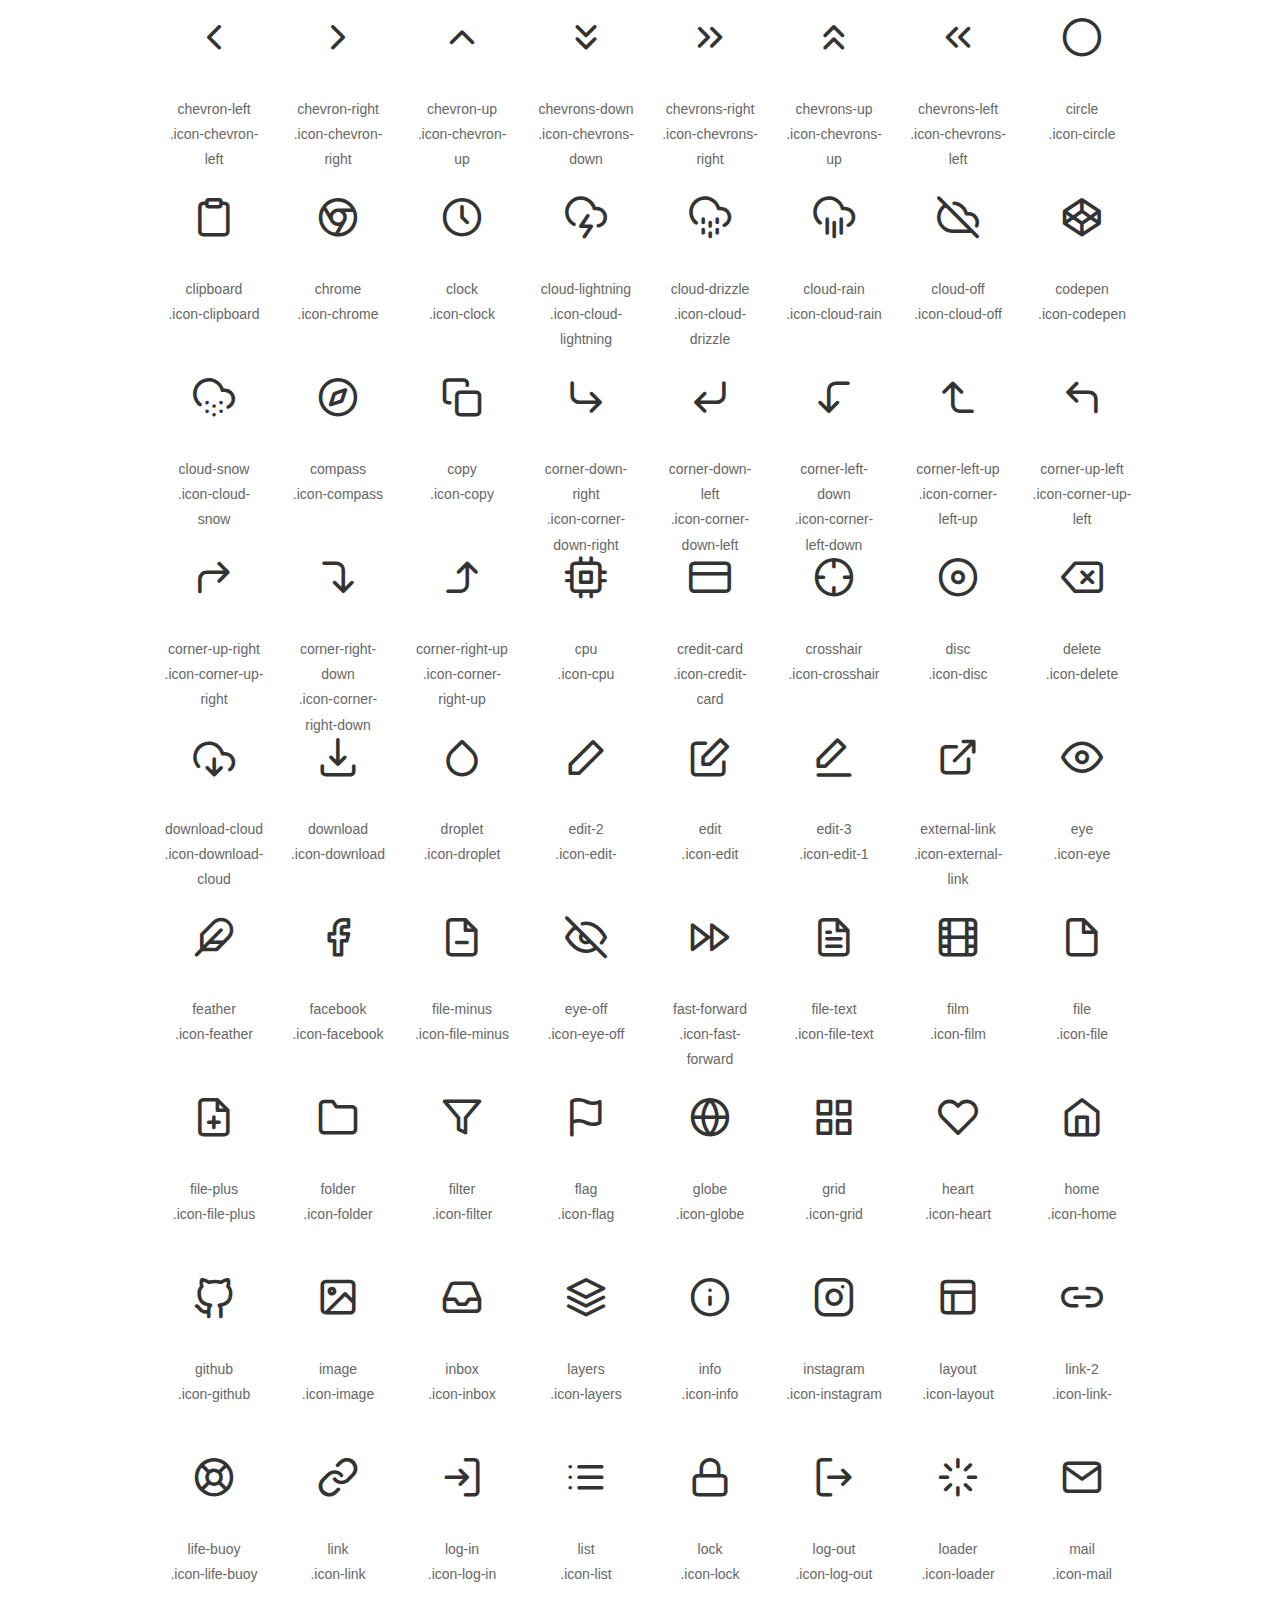
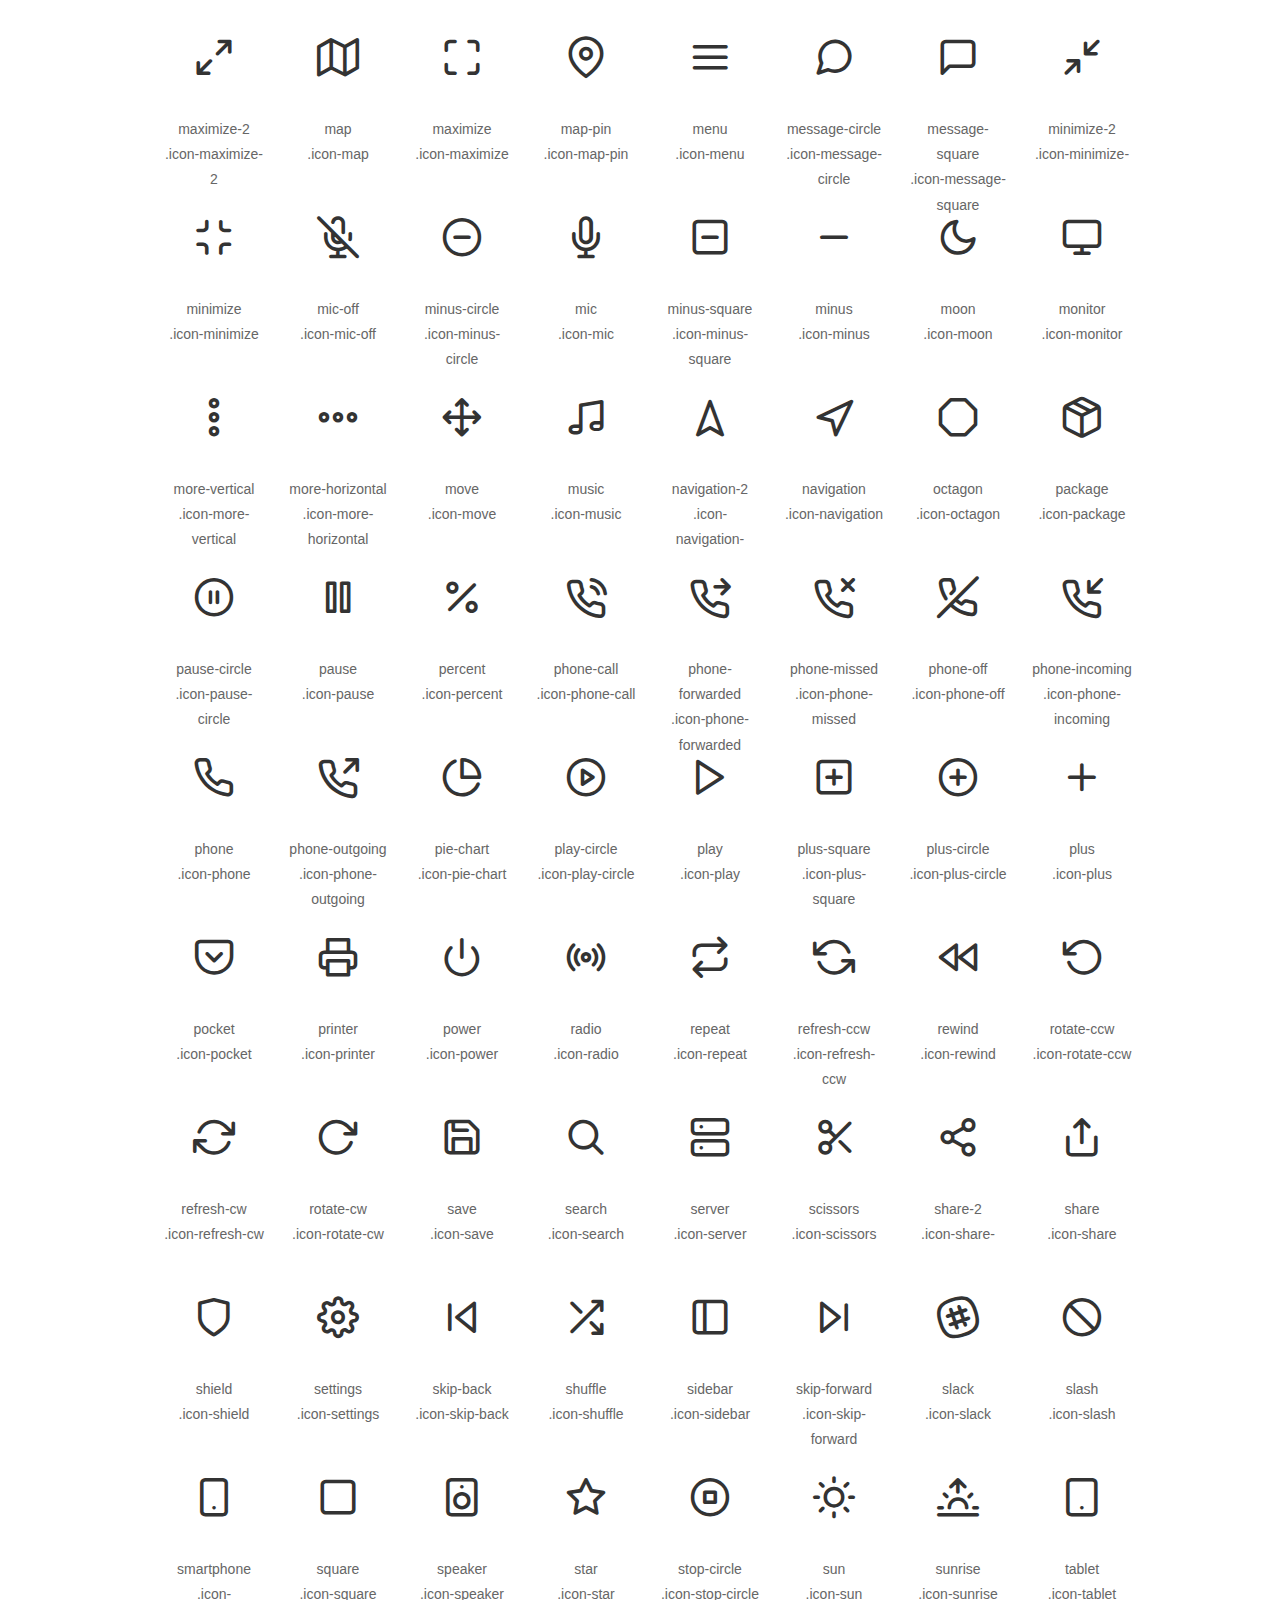
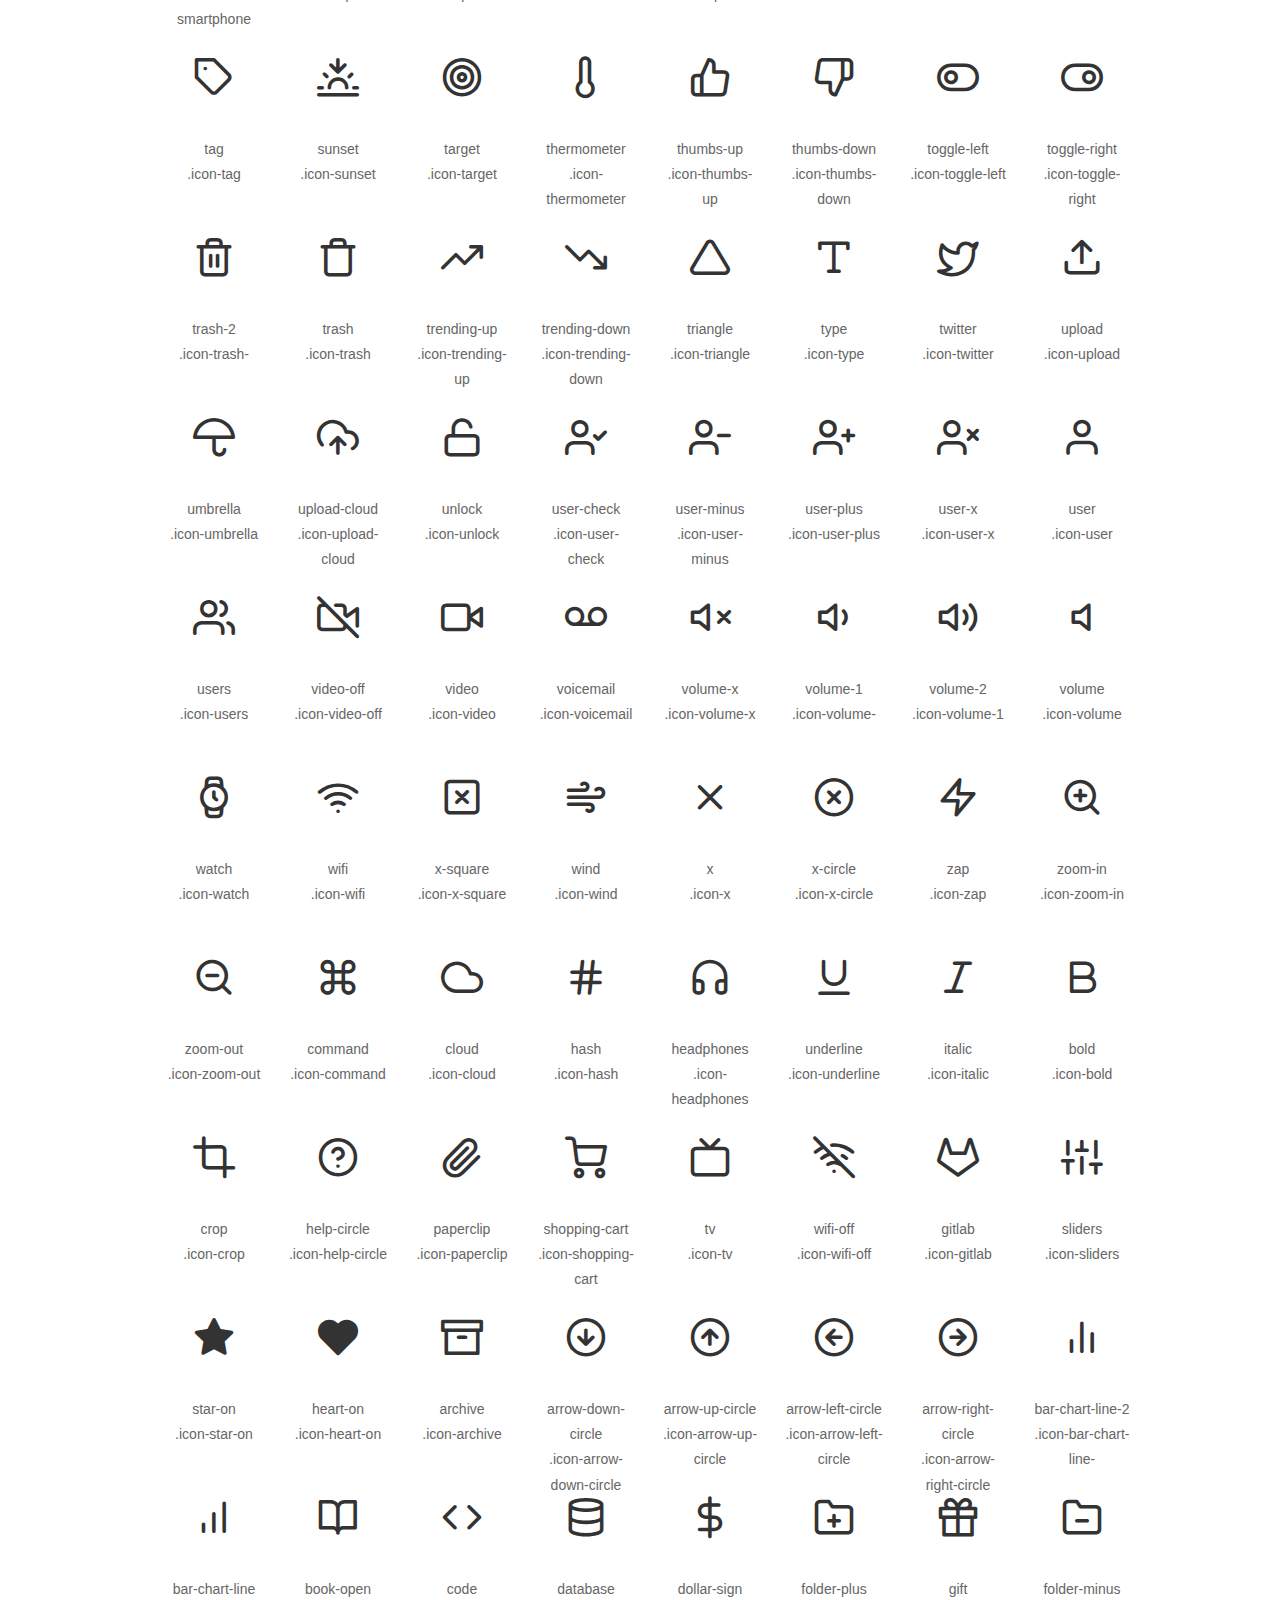
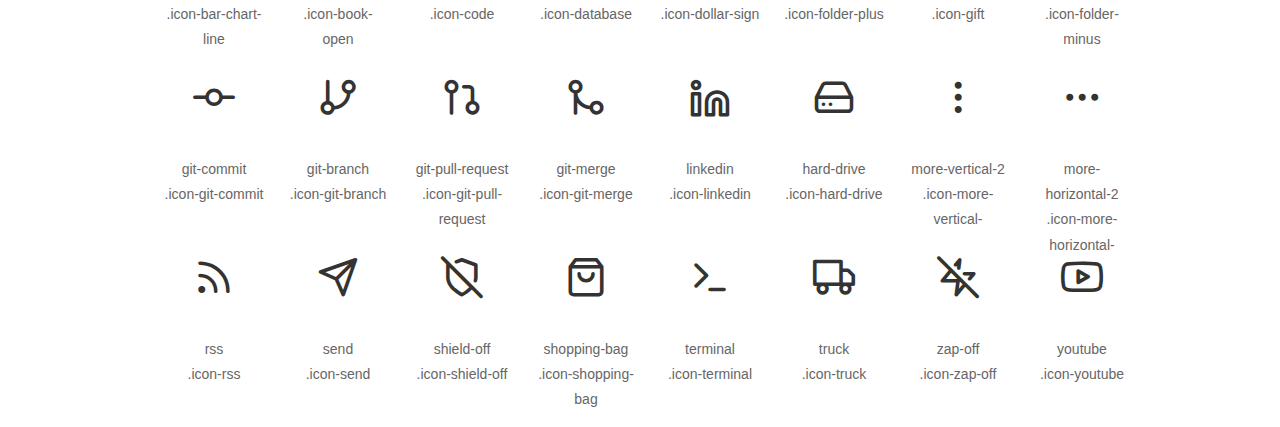
<file: fonts/feathericons/preview.html>
<!DOCTYPE html>
<html>
<head>
  <meta charset="utf-8" />
  <title>IconFont</title>
  <link rel="stylesheet" href="index.css">
  <link rel="stylesheet" href="css/iconfont.css">
</head>
<body>
  <div class="main markdown">
    <h1>Feather</h1>
    <hr>
    
    <h2 id="font-class-">Quote as Font-class</h2>
    <hr>

    <p>Font-class is one kind of derived usage of Unicode, which solved the problems of intuitive writing and semantic ambiguity</p>
    <p>Compared with Unicode, its characteristics as following:</p>
    <ul>
      <li>Good compatibility, it supports IE 8+ and all usual browsers.</li>
      <li>When you want to change one icon, you just need to alter the quote of Unicode in class, because it define icons by “class”.</li>
      <li>But its one kind of font essentially, it can not support multi-color icon as well.</li>
    </ul>

    <p>Usage:</p>

    <h3 id="-fontclass-">Step 1: Include the css of iconfont</h3>
    <pre><code class="lang-js hljs javascript"><span class="hljs-comment">&lt;link rel="stylesheet" type="text/css" href="./iconfont.css"&gt;</span></code></pre>
    
    <h3 id="-">Step 2: Copy the individual code of icon into pages</h3>
    <pre><code class="lang-css hljs">&lt;<span class="hljs-selector-tag">i</span> <span class="hljs-selector-tag">class</span>="<span class="hljs-selector-tag">feather</span> <span class="hljs-selector-tag">icon-xxx</span>"&gt;&lt;/<span class="hljs-selector-tag">i</span>&gt;</code></pre>

    <ul class="icon_lists clear">

      <li>
        <i class="icon feather icon-alert-octagon"></i>
        <div class="name">alert-octagon</div>
        <div class="fontclass">.icon-alert-octagon</div>
      </li>

      <li>
        <i class="icon feather icon-alert-circle"></i>
        <div class="name">alert-circle</div>
        <div class="fontclass">.icon-alert-circle</div>
      </li>

      <li>
        <i class="icon feather icon-activity"></i>
        <div class="name">activity</div>
        <div class="fontclass">.icon-activity</div>
      </li>

      <li>
        <i class="icon feather icon-alert-triangle"></i>
        <div class="name">alert-triangle</div>
        <div class="fontclass">.icon-alert-triangle</div>
      </li>

      <li>
        <i class="icon feather icon-align-center"></i>
        <div class="name">align-center</div>
        <div class="fontclass">.icon-align-center</div>
      </li>

      <li>
        <i class="icon feather icon-airplay"></i>
        <div class="name">airplay</div>
        <div class="fontclass">.icon-airplay</div>
      </li>

      <li>
        <i class="icon feather icon-align-justify"></i>
        <div class="name">align-justify</div>
        <div class="fontclass">.icon-align-justify</div>
      </li>

      <li>
        <i class="icon feather icon-align-left"></i>
        <div class="name">align-left</div>
        <div class="fontclass">.icon-align-left</div>
      </li>

      <li>
        <i class="icon feather icon-align-right"></i>
        <div class="name">align-right</div>
        <div class="fontclass">.icon-align-right</div>
      </li>

      <li>
        <i class="icon feather icon-arrow-down-left"></i>
        <div class="name">arrow-down-left</div>
        <div class="fontclass">.icon-arrow-down-left</div>
      </li>

      <li>
        <i class="icon feather icon-arrow-down-right"></i>
        <div class="name">arrow-down-right</div>
        <div class="fontclass">.icon-arrow-down-right</div>
      </li>

      <li>
        <i class="icon feather icon-anchor"></i>
        <div class="name">anchor</div>
        <div class="fontclass">.icon-anchor</div>
      </li>

      <li>
        <i class="icon feather icon-aperture"></i>
        <div class="name">aperture</div>
        <div class="fontclass">.icon-aperture</div>
      </li>

      <li>
        <i class="icon feather icon-arrow-left"></i>
        <div class="name">arrow-left</div>
        <div class="fontclass">.icon-arrow-left</div>
      </li>

      <li>
        <i class="icon feather icon-arrow-right"></i>
        <div class="name">arrow-right</div>
        <div class="fontclass">.icon-arrow-right</div>
      </li>

      <li>
        <i class="icon feather icon-arrow-down"></i>
        <div class="name">arrow-down</div>
        <div class="fontclass">.icon-arrow-down</div>
      </li>

      <li>
        <i class="icon feather icon-arrow-up-left"></i>
        <div class="name">arrow-up-left</div>
        <div class="fontclass">.icon-arrow-up-left</div>
      </li>

      <li>
        <i class="icon feather icon-arrow-up-right"></i>
        <div class="name">arrow-up-right</div>
        <div class="fontclass">.icon-arrow-up-right</div>
      </li>

      <li>
        <i class="icon feather icon-arrow-up"></i>
        <div class="name">arrow-up</div>
        <div class="fontclass">.icon-arrow-up</div>
      </li>

      <li>
        <i class="icon feather icon-award"></i>
        <div class="name">award</div>
        <div class="fontclass">.icon-award</div>
      </li>

      <li>
        <i class="icon feather icon-bar-chart"></i>
        <div class="name">bar-chart</div>
        <div class="fontclass">.icon-bar-chart</div>
      </li>

      <li>
        <i class="icon feather icon-at-sign"></i>
        <div class="name">at-sign</div>
        <div class="fontclass">.icon-at-sign</div>
      </li>

      <li>
        <i class="icon feather icon-bar-chart-2"></i>
        <div class="name">bar-chart-2</div>
        <div class="fontclass">.icon-bar-chart-</div>
      </li>

      <li>
        <i class="icon feather icon-battery-charging"></i>
        <div class="name">battery-charging</div>
        <div class="fontclass">.icon-battery-charging</div>
      </li>

      <li>
        <i class="icon feather icon-bell-off"></i>
        <div class="name">bell-off</div>
        <div class="fontclass">.icon-bell-off</div>
      </li>

      <li>
        <i class="icon feather icon-battery"></i>
        <div class="name">battery</div>
        <div class="fontclass">.icon-battery</div>
      </li>

      <li>
        <i class="icon feather icon-bluetooth"></i>
        <div class="name">bluetooth</div>
        <div class="fontclass">.icon-bluetooth</div>
      </li>

      <li>
        <i class="icon feather icon-bell"></i>
        <div class="name">bell</div>
        <div class="fontclass">.icon-bell</div>
      </li>

      <li>
        <i class="icon feather icon-book"></i>
        <div class="name">book</div>
        <div class="fontclass">.icon-book</div>
      </li>

      <li>
        <i class="icon feather icon-briefcase"></i>
        <div class="name">briefcase</div>
        <div class="fontclass">.icon-briefcase</div>
      </li>

      <li>
        <i class="icon feather icon-camera-off"></i>
        <div class="name">camera-off</div>
        <div class="fontclass">.icon-camera-off</div>
      </li>

      <li>
        <i class="icon feather icon-calendar"></i>
        <div class="name">calendar</div>
        <div class="fontclass">.icon-calendar</div>
      </li>

      <li>
        <i class="icon feather icon-bookmark"></i>
        <div class="name">bookmark</div>
        <div class="fontclass">.icon-bookmark</div>
      </li>

      <li>
        <i class="icon feather icon-box"></i>
        <div class="name">box</div>
        <div class="fontclass">.icon-box</div>
      </li>

      <li>
        <i class="icon feather icon-camera"></i>
        <div class="name">camera</div>
        <div class="fontclass">.icon-camera</div>
      </li>

      <li>
        <i class="icon feather icon-check-circle"></i>
        <div class="name">check-circle</div>
        <div class="fontclass">.icon-check-circle</div>
      </li>

      <li>
        <i class="icon feather icon-check"></i>
        <div class="name">check</div>
        <div class="fontclass">.icon-check</div>
      </li>

      <li>
        <i class="icon feather icon-check-square"></i>
        <div class="name">check-square</div>
        <div class="fontclass">.icon-check-square</div>
      </li>

      <li>
        <i class="icon feather icon-cast"></i>
        <div class="name">cast</div>
        <div class="fontclass">.icon-cast</div>
      </li>

      <li>
        <i class="icon feather icon-chevron-down"></i>
        <div class="name">chevron-down</div>
        <div class="fontclass">.icon-chevron-down</div>
      </li>

      <li>
        <i class="icon feather icon-chevron-left"></i>
        <div class="name">chevron-left</div>
        <div class="fontclass">.icon-chevron-left</div>
      </li>

      <li>
        <i class="icon feather icon-chevron-right"></i>
        <div class="name">chevron-right</div>
        <div class="fontclass">.icon-chevron-right</div>
      </li>

      <li>
        <i class="icon feather icon-chevron-up"></i>
        <div class="name">chevron-up</div>
        <div class="fontclass">.icon-chevron-up</div>
      </li>

      <li>
        <i class="icon feather icon-chevrons-down"></i>
        <div class="name">chevrons-down</div>
        <div class="fontclass">.icon-chevrons-down</div>
      </li>

      <li>
        <i class="icon feather icon-chevrons-right"></i>
        <div class="name">chevrons-right</div>
        <div class="fontclass">.icon-chevrons-right</div>
      </li>

      <li>
        <i class="icon feather icon-chevrons-up"></i>
        <div class="name">chevrons-up</div>
        <div class="fontclass">.icon-chevrons-up</div>
      </li>

      <li>
        <i class="icon feather icon-chevrons-left"></i>
        <div class="name">chevrons-left</div>
        <div class="fontclass">.icon-chevrons-left</div>
      </li>

      <li>
        <i class="icon feather icon-circle"></i>
        <div class="name">circle</div>
        <div class="fontclass">.icon-circle</div>
      </li>

      <li>
        <i class="icon feather icon-clipboard"></i>
        <div class="name">clipboard</div>
        <div class="fontclass">.icon-clipboard</div>
      </li>

      <li>
        <i class="icon feather icon-chrome"></i>
        <div class="name">chrome</div>
        <div class="fontclass">.icon-chrome</div>
      </li>

      <li>
        <i class="icon feather icon-clock"></i>
        <div class="name">clock</div>
        <div class="fontclass">.icon-clock</div>
      </li>

      <li>
        <i class="icon feather icon-cloud-lightning"></i>
        <div class="name">cloud-lightning</div>
        <div class="fontclass">.icon-cloud-lightning</div>
      </li>

      <li>
        <i class="icon feather icon-cloud-drizzle"></i>
        <div class="name">cloud-drizzle</div>
        <div class="fontclass">.icon-cloud-drizzle</div>
      </li>

      <li>
        <i class="icon feather icon-cloud-rain"></i>
        <div class="name">cloud-rain</div>
        <div class="fontclass">.icon-cloud-rain</div>
      </li>

      <li>
        <i class="icon feather icon-cloud-off"></i>
        <div class="name">cloud-off</div>
        <div class="fontclass">.icon-cloud-off</div>
      </li>

      <li>
        <i class="icon feather icon-codepen"></i>
        <div class="name">codepen</div>
        <div class="fontclass">.icon-codepen</div>
      </li>

      <li>
        <i class="icon feather icon-cloud-snow"></i>
        <div class="name">cloud-snow</div>
        <div class="fontclass">.icon-cloud-snow</div>
      </li>

      <li>
        <i class="icon feather icon-compass"></i>
        <div class="name">compass</div>
        <div class="fontclass">.icon-compass</div>
      </li>

      <li>
        <i class="icon feather icon-copy"></i>
        <div class="name">copy</div>
        <div class="fontclass">.icon-copy</div>
      </li>

      <li>
        <i class="icon feather icon-corner-down-right"></i>
        <div class="name">corner-down-right</div>
        <div class="fontclass">.icon-corner-down-right</div>
      </li>

      <li>
        <i class="icon feather icon-corner-down-left"></i>
        <div class="name">corner-down-left</div>
        <div class="fontclass">.icon-corner-down-left</div>
      </li>

      <li>
        <i class="icon feather icon-corner-left-down"></i>
        <div class="name">corner-left-down</div>
        <div class="fontclass">.icon-corner-left-down</div>
      </li>

      <li>
        <i class="icon feather icon-corner-left-up"></i>
        <div class="name">corner-left-up</div>
        <div class="fontclass">.icon-corner-left-up</div>
      </li>

      <li>
        <i class="icon feather icon-corner-up-left"></i>
        <div class="name">corner-up-left</div>
        <div class="fontclass">.icon-corner-up-left</div>
      </li>

      <li>
        <i class="icon feather icon-corner-up-right"></i>
        <div class="name">corner-up-right</div>
        <div class="fontclass">.icon-corner-up-right</div>
      </li>

      <li>
        <i class="icon feather icon-corner-right-down"></i>
        <div class="name">corner-right-down</div>
        <div class="fontclass">.icon-corner-right-down</div>
      </li>

      <li>
        <i class="icon feather icon-corner-right-up"></i>
        <div class="name">corner-right-up</div>
        <div class="fontclass">.icon-corner-right-up</div>
      </li>

      <li>
        <i class="icon feather icon-cpu"></i>
        <div class="name">cpu</div>
        <div class="fontclass">.icon-cpu</div>
      </li>

      <li>
        <i class="icon feather icon-credit-card"></i>
        <div class="name">credit-card</div>
        <div class="fontclass">.icon-credit-card</div>
      </li>

      <li>
        <i class="icon feather icon-crosshair"></i>
        <div class="name">crosshair</div>
        <div class="fontclass">.icon-crosshair</div>
      </li>

      <li>
        <i class="icon feather icon-disc"></i>
        <div class="name">disc</div>
        <div class="fontclass">.icon-disc</div>
      </li>

      <li>
        <i class="icon feather icon-delete"></i>
        <div class="name">delete</div>
        <div class="fontclass">.icon-delete</div>
      </li>

      <li>
        <i class="icon feather icon-download-cloud"></i>
        <div class="name">download-cloud</div>
        <div class="fontclass">.icon-download-cloud</div>
      </li>

      <li>
        <i class="icon feather icon-download"></i>
        <div class="name">download</div>
        <div class="fontclass">.icon-download</div>
      </li>

      <li>
        <i class="icon feather icon-droplet"></i>
        <div class="name">droplet</div>
        <div class="fontclass">.icon-droplet</div>
      </li>

      <li>
        <i class="icon feather icon-edit-2"></i>
        <div class="name">edit-2</div>
        <div class="fontclass">.icon-edit-</div>
      </li>

      <li>
        <i class="icon feather icon-edit"></i>
        <div class="name">edit</div>
        <div class="fontclass">.icon-edit</div>
      </li>

      <li>
        <i class="icon feather icon-edit-1"></i>
        <div class="name">edit-3</div>
        <div class="fontclass">.icon-edit-1</div>
      </li>

      <li>
        <i class="icon feather icon-external-link"></i>
        <div class="name">external-link</div>
        <div class="fontclass">.icon-external-link</div>
      </li>

      <li>
        <i class="icon feather icon-eye"></i>
        <div class="name">eye</div>
        <div class="fontclass">.icon-eye</div>
      </li>

      <li>
        <i class="icon feather icon-feather"></i>
        <div class="name">feather</div>
        <div class="fontclass">.icon-feather</div>
      </li>

      <li>
        <i class="icon feather icon-facebook"></i>
        <div class="name">facebook</div>
        <div class="fontclass">.icon-facebook</div>
      </li>

      <li>
        <i class="icon feather icon-file-minus"></i>
        <div class="name">file-minus</div>
        <div class="fontclass">.icon-file-minus</div>
      </li>

      <li>
        <i class="icon feather icon-eye-off"></i>
        <div class="name">eye-off</div>
        <div class="fontclass">.icon-eye-off</div>
      </li>

      <li>
        <i class="icon feather icon-fast-forward"></i>
        <div class="name">fast-forward</div>
        <div class="fontclass">.icon-fast-forward</div>
      </li>

      <li>
        <i class="icon feather icon-file-text"></i>
        <div class="name">file-text</div>
        <div class="fontclass">.icon-file-text</div>
      </li>

      <li>
        <i class="icon feather icon-film"></i>
        <div class="name">film</div>
        <div class="fontclass">.icon-film</div>
      </li>

      <li>
        <i class="icon feather icon-file"></i>
        <div class="name">file</div>
        <div class="fontclass">.icon-file</div>
      </li>

      <li>
        <i class="icon feather icon-file-plus"></i>
        <div class="name">file-plus</div>
        <div class="fontclass">.icon-file-plus</div>
      </li>

      <li>
        <i class="icon feather icon-folder"></i>
        <div class="name">folder</div>
        <div class="fontclass">.icon-folder</div>
      </li>

      <li>
        <i class="icon feather icon-filter"></i>
        <div class="name">filter</div>
        <div class="fontclass">.icon-filter</div>
      </li>

      <li>
        <i class="icon feather icon-flag"></i>
        <div class="name">flag</div>
        <div class="fontclass">.icon-flag</div>
      </li>

      <li>
        <i class="icon feather icon-globe"></i>
        <div class="name">globe</div>
        <div class="fontclass">.icon-globe</div>
      </li>

      <li>
        <i class="icon feather icon-grid"></i>
        <div class="name">grid</div>
        <div class="fontclass">.icon-grid</div>
      </li>

      <li>
        <i class="icon feather icon-heart"></i>
        <div class="name">heart</div>
        <div class="fontclass">.icon-heart</div>
      </li>

      <li>
        <i class="icon feather icon-home"></i>
        <div class="name">home</div>
        <div class="fontclass">.icon-home</div>
      </li>

      <li>
        <i class="icon feather icon-github"></i>
        <div class="name">github</div>
        <div class="fontclass">.icon-github</div>
      </li>

      <li>
        <i class="icon feather icon-image"></i>
        <div class="name">image</div>
        <div class="fontclass">.icon-image</div>
      </li>

      <li>
        <i class="icon feather icon-inbox"></i>
        <div class="name">inbox</div>
        <div class="fontclass">.icon-inbox</div>
      </li>

      <li>
        <i class="icon feather icon-layers"></i>
        <div class="name">layers</div>
        <div class="fontclass">.icon-layers</div>
      </li>

      <li>
        <i class="icon feather icon-info"></i>
        <div class="name">info</div>
        <div class="fontclass">.icon-info</div>
      </li>

      <li>
        <i class="icon feather icon-instagram"></i>
        <div class="name">instagram</div>
        <div class="fontclass">.icon-instagram</div>
      </li>

      <li>
        <i class="icon feather icon-layout"></i>
        <div class="name">layout</div>
        <div class="fontclass">.icon-layout</div>
      </li>

      <li>
        <i class="icon feather icon-link-2"></i>
        <div class="name">link-2</div>
        <div class="fontclass">.icon-link-</div>
      </li>

      <li>
        <i class="icon feather icon-life-buoy"></i>
        <div class="name">life-buoy</div>
        <div class="fontclass">.icon-life-buoy</div>
      </li>

      <li>
        <i class="icon feather icon-link"></i>
        <div class="name">link</div>
        <div class="fontclass">.icon-link</div>
      </li>

      <li>
        <i class="icon feather icon-log-in"></i>
        <div class="name">log-in</div>
        <div class="fontclass">.icon-log-in</div>
      </li>

      <li>
        <i class="icon feather icon-list"></i>
        <div class="name">list</div>
        <div class="fontclass">.icon-list</div>
      </li>

      <li>
        <i class="icon feather icon-lock"></i>
        <div class="name">lock</div>
        <div class="fontclass">.icon-lock</div>
      </li>

      <li>
        <i class="icon feather icon-log-out"></i>
        <div class="name">log-out</div>
        <div class="fontclass">.icon-log-out</div>
      </li>

      <li>
        <i class="icon feather icon-loader"></i>
        <div class="name">loader</div>
        <div class="fontclass">.icon-loader</div>
      </li>

      <li>
        <i class="icon feather icon-mail"></i>
        <div class="name">mail</div>
        <div class="fontclass">.icon-mail</div>
      </li>

      <li>
        <i class="icon feather icon-maximize-2"></i>
        <div class="name">maximize-2</div>
        <div class="fontclass">.icon-maximize-2</div>
      </li>

      <li>
        <i class="icon feather icon-map"></i>
        <div class="name">map</div>
        <div class="fontclass">.icon-map</div>
      </li>

      <li>
        <i class="icon feather icon-maximize"></i>
        <div class="name">maximize</div>
        <div class="fontclass">.icon-maximize</div>
      </li>

      <li>
        <i class="icon feather icon-map-pin"></i>
        <div class="name">map-pin</div>
        <div class="fontclass">.icon-map-pin</div>
      </li>

      <li>
        <i class="icon feather icon-menu"></i>
        <div class="name">menu</div>
        <div class="fontclass">.icon-menu</div>
      </li>

      <li>
        <i class="icon feather icon-message-circle"></i>
        <div class="name">message-circle</div>
        <div class="fontclass">.icon-message-circle</div>
      </li>

      <li>
        <i class="icon feather icon-message-square"></i>
        <div class="name">message-square</div>
        <div class="fontclass">.icon-message-square</div>
      </li>

      <li>
        <i class="icon feather icon-minimize-2"></i>
        <div class="name">minimize-2</div>
        <div class="fontclass">.icon-minimize-</div>
      </li>

      <li>
        <i class="icon feather icon-minimize"></i>
        <div class="name">minimize</div>
        <div class="fontclass">.icon-minimize</div>
      </li>

      <li>
        <i class="icon feather icon-mic-off"></i>
        <div class="name">mic-off</div>
        <div class="fontclass">.icon-mic-off</div>
      </li>

      <li>
        <i class="icon feather icon-minus-circle"></i>
        <div class="name">minus-circle</div>
        <div class="fontclass">.icon-minus-circle</div>
      </li>

      <li>
        <i class="icon feather icon-mic"></i>
        <div class="name">mic</div>
        <div class="fontclass">.icon-mic</div>
      </li>

      <li>
        <i class="icon feather icon-minus-square"></i>
        <div class="name">minus-square</div>
        <div class="fontclass">.icon-minus-square</div>
      </li>

      <li>
        <i class="icon feather icon-minus"></i>
        <div class="name">minus</div>
        <div class="fontclass">.icon-minus</div>
      </li>

      <li>
        <i class="icon feather icon-moon"></i>
        <div class="name">moon</div>
        <div class="fontclass">.icon-moon</div>
      </li>

      <li>
        <i class="icon feather icon-monitor"></i>
        <div class="name">monitor</div>
        <div class="fontclass">.icon-monitor</div>
      </li>

      <li>
        <i class="icon feather icon-more-vertical"></i>
        <div class="name">more-vertical</div>
        <div class="fontclass">.icon-more-vertical</div>
      </li>

      <li>
        <i class="icon feather icon-more-horizontal"></i>
        <div class="name">more-horizontal</div>
        <div class="fontclass">.icon-more-horizontal</div>
      </li>

      <li>
        <i class="icon feather icon-move"></i>
        <div class="name">move</div>
        <div class="fontclass">.icon-move</div>
      </li>

      <li>
        <i class="icon feather icon-music"></i>
        <div class="name">music</div>
        <div class="fontclass">.icon-music</div>
      </li>

      <li>
        <i class="icon feather icon-navigation-2"></i>
        <div class="name">navigation-2</div>
        <div class="fontclass">.icon-navigation-</div>
      </li>

      <li>
        <i class="icon feather icon-navigation"></i>
        <div class="name">navigation</div>
        <div class="fontclass">.icon-navigation</div>
      </li>

      <li>
        <i class="icon feather icon-octagon"></i>
        <div class="name">octagon</div>
        <div class="fontclass">.icon-octagon</div>
      </li>

      <li>
        <i class="icon feather icon-package"></i>
        <div class="name">package</div>
        <div class="fontclass">.icon-package</div>
      </li>

      <li>
        <i class="icon feather icon-pause-circle"></i>
        <div class="name">pause-circle</div>
        <div class="fontclass">.icon-pause-circle</div>
      </li>

      <li>
        <i class="icon feather icon-pause"></i>
        <div class="name">pause</div>
        <div class="fontclass">.icon-pause</div>
      </li>

      <li>
        <i class="icon feather icon-percent"></i>
        <div class="name">percent</div>
        <div class="fontclass">.icon-percent</div>
      </li>

      <li>
        <i class="icon feather icon-phone-call"></i>
        <div class="name">phone-call</div>
        <div class="fontclass">.icon-phone-call</div>
      </li>

      <li>
        <i class="icon feather icon-phone-forwarded"></i>
        <div class="name">phone-forwarded</div>
        <div class="fontclass">.icon-phone-forwarded</div>
      </li>

      <li>
        <i class="icon feather icon-phone-missed"></i>
        <div class="name">phone-missed</div>
        <div class="fontclass">.icon-phone-missed</div>
      </li>

      <li>
        <i class="icon feather icon-phone-off"></i>
        <div class="name">phone-off</div>
        <div class="fontclass">.icon-phone-off</div>
      </li>

      <li>
        <i class="icon feather icon-phone-incoming"></i>
        <div class="name">phone-incoming</div>
        <div class="fontclass">.icon-phone-incoming</div>
      </li>

      <li>
        <i class="icon feather icon-phone"></i>
        <div class="name">phone</div>
        <div class="fontclass">.icon-phone</div>
      </li>

      <li>
        <i class="icon feather icon-phone-outgoing"></i>
        <div class="name">phone-outgoing</div>
        <div class="fontclass">.icon-phone-outgoing</div>
      </li>

      <li>
        <i class="icon feather icon-pie-chart"></i>
        <div class="name">pie-chart</div>
        <div class="fontclass">.icon-pie-chart</div>
      </li>

      <li>
        <i class="icon feather icon-play-circle"></i>
        <div class="name">play-circle</div>
        <div class="fontclass">.icon-play-circle</div>
      </li>

      <li>
        <i class="icon feather icon-play"></i>
        <div class="name">play</div>
        <div class="fontclass">.icon-play</div>
      </li>

      <li>
        <i class="icon feather icon-plus-square"></i>
        <div class="name">plus-square</div>
        <div class="fontclass">.icon-plus-square</div>
      </li>

      <li>
        <i class="icon feather icon-plus-circle"></i>
        <div class="name">plus-circle</div>
        <div class="fontclass">.icon-plus-circle</div>
      </li>

      <li>
        <i class="icon feather icon-plus"></i>
        <div class="name">plus</div>
        <div class="fontclass">.icon-plus</div>
      </li>

      <li>
        <i class="icon feather icon-pocket"></i>
        <div class="name">pocket</div>
        <div class="fontclass">.icon-pocket</div>
      </li>

      <li>
        <i class="icon feather icon-printer"></i>
        <div class="name">printer</div>
        <div class="fontclass">.icon-printer</div>
      </li>

      <li>
        <i class="icon feather icon-power"></i>
        <div class="name">power</div>
        <div class="fontclass">.icon-power</div>
      </li>

      <li>
        <i class="icon feather icon-radio"></i>
        <div class="name">radio</div>
        <div class="fontclass">.icon-radio</div>
      </li>

      <li>
        <i class="icon feather icon-repeat"></i>
        <div class="name">repeat</div>
        <div class="fontclass">.icon-repeat</div>
      </li>

      <li>
        <i class="icon feather icon-refresh-ccw"></i>
        <div class="name">refresh-ccw</div>
        <div class="fontclass">.icon-refresh-ccw</div>
      </li>

      <li>
        <i class="icon feather icon-rewind"></i>
        <div class="name">rewind</div>
        <div class="fontclass">.icon-rewind</div>
      </li>

      <li>
        <i class="icon feather icon-rotate-ccw"></i>
        <div class="name">rotate-ccw</div>
        <div class="fontclass">.icon-rotate-ccw</div>
      </li>

      <li>
        <i class="icon feather icon-refresh-cw"></i>
        <div class="name">refresh-cw</div>
        <div class="fontclass">.icon-refresh-cw</div>
      </li>

      <li>
        <i class="icon feather icon-rotate-cw"></i>
        <div class="name">rotate-cw</div>
        <div class="fontclass">.icon-rotate-cw</div>
      </li>

      <li>
        <i class="icon feather icon-save"></i>
        <div class="name">save</div>
        <div class="fontclass">.icon-save</div>
      </li>

      <li>
        <i class="icon feather icon-search"></i>
        <div class="name">search</div>
        <div class="fontclass">.icon-search</div>
      </li>

      <li>
        <i class="icon feather icon-server"></i>
        <div class="name">server</div>
        <div class="fontclass">.icon-server</div>
      </li>

      <li>
        <i class="icon feather icon-scissors"></i>
        <div class="name">scissors</div>
        <div class="fontclass">.icon-scissors</div>
      </li>

      <li>
        <i class="icon feather icon-share-2"></i>
        <div class="name">share-2</div>
        <div class="fontclass">.icon-share-</div>
      </li>

      <li>
        <i class="icon feather icon-share"></i>
        <div class="name">share</div>
        <div class="fontclass">.icon-share</div>
      </li>

      <li>
        <i class="icon feather icon-shield"></i>
        <div class="name">shield</div>
        <div class="fontclass">.icon-shield</div>
      </li>

      <li>
        <i class="icon feather icon-settings"></i>
        <div class="name">settings</div>
        <div class="fontclass">.icon-settings</div>
      </li>

      <li>
        <i class="icon feather icon-skip-back"></i>
        <div class="name">skip-back</div>
        <div class="fontclass">.icon-skip-back</div>
      </li>

      <li>
        <i class="icon feather icon-shuffle"></i>
        <div class="name">shuffle</div>
        <div class="fontclass">.icon-shuffle</div>
      </li>

      <li>
        <i class="icon feather icon-sidebar"></i>
        <div class="name">sidebar</div>
        <div class="fontclass">.icon-sidebar</div>
      </li>

      <li>
        <i class="icon feather icon-skip-forward"></i>
        <div class="name">skip-forward</div>
        <div class="fontclass">.icon-skip-forward</div>
      </li>

      <li>
        <i class="icon feather icon-slack"></i>
        <div class="name">slack</div>
        <div class="fontclass">.icon-slack</div>
      </li>

      <li>
        <i class="icon feather icon-slash"></i>
        <div class="name">slash</div>
        <div class="fontclass">.icon-slash</div>
      </li>

      <li>
        <i class="icon feather icon-smartphone"></i>
        <div class="name">smartphone</div>
        <div class="fontclass">.icon-smartphone</div>
      </li>

      <li>
        <i class="icon feather icon-square"></i>
        <div class="name">square</div>
        <div class="fontclass">.icon-square</div>
      </li>

      <li>
        <i class="icon feather icon-speaker"></i>
        <div class="name">speaker</div>
        <div class="fontclass">.icon-speaker</div>
      </li>

      <li>
        <i class="icon feather icon-star"></i>
        <div class="name">star</div>
        <div class="fontclass">.icon-star</div>
      </li>

      <li>
        <i class="icon feather icon-stop-circle"></i>
        <div class="name">stop-circle</div>
        <div class="fontclass">.icon-stop-circle</div>
      </li>

      <li>
        <i class="icon feather icon-sun"></i>
        <div class="name">sun</div>
        <div class="fontclass">.icon-sun</div>
      </li>

      <li>
        <i class="icon feather icon-sunrise"></i>
        <div class="name">sunrise</div>
        <div class="fontclass">.icon-sunrise</div>
      </li>

      <li>
        <i class="icon feather icon-tablet"></i>
        <div class="name">tablet</div>
        <div class="fontclass">.icon-tablet</div>
      </li>

      <li>
        <i class="icon feather icon-tag"></i>
        <div class="name">tag</div>
        <div class="fontclass">.icon-tag</div>
      </li>

      <li>
        <i class="icon feather icon-sunset"></i>
        <div class="name">sunset</div>
        <div class="fontclass">.icon-sunset</div>
      </li>

      <li>
        <i class="icon feather icon-target"></i>
        <div class="name">target</div>
        <div class="fontclass">.icon-target</div>
      </li>

      <li>
        <i class="icon feather icon-thermometer"></i>
        <div class="name">thermometer</div>
        <div class="fontclass">.icon-thermometer</div>
      </li>

      <li>
        <i class="icon feather icon-thumbs-up"></i>
        <div class="name">thumbs-up</div>
        <div class="fontclass">.icon-thumbs-up</div>
      </li>

      <li>
        <i class="icon feather icon-thumbs-down"></i>
        <div class="name">thumbs-down</div>
        <div class="fontclass">.icon-thumbs-down</div>
      </li>

      <li>
        <i class="icon feather icon-toggle-left"></i>
        <div class="name">toggle-left</div>
        <div class="fontclass">.icon-toggle-left</div>
      </li>

      <li>
        <i class="icon feather icon-toggle-right"></i>
        <div class="name">toggle-right</div>
        <div class="fontclass">.icon-toggle-right</div>
      </li>

      <li>
        <i class="icon feather icon-trash-2"></i>
        <div class="name">trash-2</div>
        <div class="fontclass">.icon-trash-</div>
      </li>

      <li>
        <i class="icon feather icon-trash"></i>
        <div class="name">trash</div>
        <div class="fontclass">.icon-trash</div>
      </li>

      <li>
        <i class="icon feather icon-trending-up"></i>
        <div class="name">trending-up</div>
        <div class="fontclass">.icon-trending-up</div>
      </li>

      <li>
        <i class="icon feather icon-trending-down"></i>
        <div class="name">trending-down</div>
        <div class="fontclass">.icon-trending-down</div>
      </li>

      <li>
        <i class="icon feather icon-triangle"></i>
        <div class="name">triangle</div>
        <div class="fontclass">.icon-triangle</div>
      </li>

      <li>
        <i class="icon feather icon-type"></i>
        <div class="name">type</div>
        <div class="fontclass">.icon-type</div>
      </li>

      <li>
        <i class="icon feather icon-twitter"></i>
        <div class="name">twitter</div>
        <div class="fontclass">.icon-twitter</div>
      </li>

      <li>
        <i class="icon feather icon-upload"></i>
        <div class="name">upload</div>
        <div class="fontclass">.icon-upload</div>
      </li>

      <li>
        <i class="icon feather icon-umbrella"></i>
        <div class="name">umbrella</div>
        <div class="fontclass">.icon-umbrella</div>
      </li>

      <li>
        <i class="icon feather icon-upload-cloud"></i>
        <div class="name">upload-cloud</div>
        <div class="fontclass">.icon-upload-cloud</div>
      </li>

      <li>
        <i class="icon feather icon-unlock"></i>
        <div class="name">unlock</div>
        <div class="fontclass">.icon-unlock</div>
      </li>

      <li>
        <i class="icon feather icon-user-check"></i>
        <div class="name">user-check</div>
        <div class="fontclass">.icon-user-check</div>
      </li>

      <li>
        <i class="icon feather icon-user-minus"></i>
        <div class="name">user-minus</div>
        <div class="fontclass">.icon-user-minus</div>
      </li>

      <li>
        <i class="icon feather icon-user-plus"></i>
        <div class="name">user-plus</div>
        <div class="fontclass">.icon-user-plus</div>
      </li>

      <li>
        <i class="icon feather icon-user-x"></i>
        <div class="name">user-x</div>
        <div class="fontclass">.icon-user-x</div>
      </li>

      <li>
        <i class="icon feather icon-user"></i>
        <div class="name">user</div>
        <div class="fontclass">.icon-user</div>
      </li>

      <li>
        <i class="icon feather icon-users"></i>
        <div class="name">users</div>
        <div class="fontclass">.icon-users</div>
      </li>

      <li>
        <i class="icon feather icon-video-off"></i>
        <div class="name">video-off</div>
        <div class="fontclass">.icon-video-off</div>
      </li>

      <li>
        <i class="icon feather icon-video"></i>
        <div class="name">video</div>
        <div class="fontclass">.icon-video</div>
      </li>

      <li>
        <i class="icon feather icon-voicemail"></i>
        <div class="name">voicemail</div>
        <div class="fontclass">.icon-voicemail</div>
      </li>

      <li>
        <i class="icon feather icon-volume-x"></i>
        <div class="name">volume-x</div>
        <div class="fontclass">.icon-volume-x</div>
      </li>

      <li>
        <i class="icon feather icon-volume-2"></i>
        <div class="name">volume-1</div>
        <div class="fontclass">.icon-volume-</div>
      </li>

      <li>
        <i class="icon feather icon-volume-1"></i>
        <div class="name">volume-2</div>
        <div class="fontclass">.icon-volume-1</div>
      </li>

      <li>
        <i class="icon feather icon-volume"></i>
        <div class="name">volume</div>
        <div class="fontclass">.icon-volume</div>
      </li>

      <li>
        <i class="icon feather icon-watch"></i>
        <div class="name">watch</div>
        <div class="fontclass">.icon-watch</div>
      </li>

      <li>
        <i class="icon feather icon-wifi"></i>
        <div class="name">wifi</div>
        <div class="fontclass">.icon-wifi</div>
      </li>

      <li>
        <i class="icon feather icon-x-square"></i>
        <div class="name">x-square</div>
        <div class="fontclass">.icon-x-square</div>
      </li>

      <li>
        <i class="icon feather icon-wind"></i>
        <div class="name">wind</div>
        <div class="fontclass">.icon-wind</div>
      </li>

      <li>
        <i class="icon feather icon-x"></i>
        <div class="name">x</div>
        <div class="fontclass">.icon-x</div>
      </li>

      <li>
        <i class="icon feather icon-x-circle"></i>
        <div class="name">x-circle</div>
        <div class="fontclass">.icon-x-circle</div>
      </li>

      <li>
        <i class="icon feather icon-zap"></i>
        <div class="name">zap</div>
        <div class="fontclass">.icon-zap</div>
      </li>

      <li>
        <i class="icon feather icon-zoom-in"></i>
        <div class="name">zoom-in</div>
        <div class="fontclass">.icon-zoom-in</div>
      </li>

      <li>
        <i class="icon feather icon-zoom-out"></i>
        <div class="name">zoom-out</div>
        <div class="fontclass">.icon-zoom-out</div>
      </li>

      <li>
        <i class="icon feather icon-command"></i>
        <div class="name">command</div>
        <div class="fontclass">.icon-command</div>
      </li>

      <li>
        <i class="icon feather icon-cloud"></i>
        <div class="name">cloud</div>
        <div class="fontclass">.icon-cloud</div>
      </li>

      <li>
        <i class="icon feather icon-hash"></i>
        <div class="name">hash</div>
        <div class="fontclass">.icon-hash</div>
      </li>

      <li>
        <i class="icon feather icon-headphones"></i>
        <div class="name">headphones</div>
        <div class="fontclass">.icon-headphones</div>
      </li>

      <li>
        <i class="icon feather icon-underline"></i>
        <div class="name">underline</div>
        <div class="fontclass">.icon-underline</div>
      </li>
      
      <li>
        <i class="icon feather icon-italic"></i>
        <div class="name">italic</div>
        <div class="fontclass">.icon-italic</div>
      </li>
      
      <li>
        <i class="icon feather icon-bold"></i>
        <div class="name">bold</div>
        <div class="fontclass">.icon-bold</div>
      </li>

      <li>
        <i class="icon feather icon-crop"></i>
        <div class="name">crop</div>
        <div class="fontclass">.icon-crop</div>
      </li>
      
      <li>
        <i class="icon feather icon-help-circle"></i>
        <div class="name">help-circle</div>
        <div class="fontclass">.icon-help-circle</div>
      </li>
      
      <li>
        <i class="icon feather icon-paperclip"></i>
        <div class="name">paperclip</div>
        <div class="fontclass">.icon-paperclip</div>
      </li>
      
      <li>
        <i class="icon feather icon-shopping-cart"></i>
        <div class="name">shopping-cart</div>
        <div class="fontclass">.icon-shopping-cart</div>
      </li>
      
      <li>
        <i class="icon feather icon-tv"></i>
        <div class="name">tv</div>
        <div class="fontclass">.icon-tv</div>
      </li>
      
      <li>
        <i class="icon feather icon-wifi-off"></i>
        <div class="name">wifi-off</div>
        <div class="fontclass">.icon-wifi-off</div>
      </li>

      <li>
        <i class="icon feather icon-gitlab"></i>
        <div class="name">gitlab</div>
        <div class="fontclass">.icon-gitlab</div>
      </li>
      
      <li>
        <i class="icon feather icon-sliders"></i>
        <div class="name">sliders</div>
        <div class="fontclass">.icon-sliders</div>
      </li>

      <li>
        <i class="icon feather icon-star-on"></i>
        <div class="name">star-on</div>
        <div class="fontclass">.icon-star-on</div>
      </li>

      <li>
        <i class="icon feather icon-heart-on"></i>
        <div class="name">heart-on</div>
        <div class="fontclass">.icon-heart-on</div>
      </li>

      <li>
        <i class="icon feather icon-archive"></i>
        <div class="name">archive</div>
        <div class="fontclass">.icon-archive</div>
      </li>

      <li>
        <i class="icon feather icon-arrow-down-circle"></i>
        <div class="name">arrow-down-circle</div>
        <div class="fontclass">.icon-arrow-down-circle</div>
      </li>

      <li>
        <i class="icon feather icon-arrow-up-circle"></i>
        <div class="name">arrow-up-circle</div>
        <div class="fontclass">.icon-arrow-up-circle</div>
      </li>

      <li>
        <i class="icon feather icon-arrow-left-circle"></i>
        <div class="name">arrow-left-circle</div>
        <div class="fontclass">.icon-arrow-left-circle</div>
      </li>

      <li>
        <i class="icon feather icon-arrow-right-circle"></i>
        <div class="name">arrow-right-circle</div>
        <div class="fontclass">.icon-arrow-right-circle</div>
      </li>

      <li>
        <i class="icon feather icon-bar-chart-line-"></i>
        <div class="name">bar-chart-line-2</div>
        <div class="fontclass">.icon-bar-chart-line-</div>
      </li>

      <li>
        <i class="icon feather icon-bar-chart-line"></i>
        <div class="name">bar-chart-line</div>
        <div class="fontclass">.icon-bar-chart-line</div>
      </li>

      <li>
        <i class="icon feather icon-book-open"></i>
        <div class="name">book-open</div>
        <div class="fontclass">.icon-book-open</div>
      </li>

      <li>
        <i class="icon feather icon-code"></i>
        <div class="name">code</div>
        <div class="fontclass">.icon-code</div>
      </li>

      <li>
        <i class="icon feather icon-database"></i>
        <div class="name">database</div>
        <div class="fontclass">.icon-database</div>
      </li>

      <li>
        <i class="icon feather icon-dollar-sign"></i>
        <div class="name">dollar-sign</div>
        <div class="fontclass">.icon-dollar-sign</div>
      </li>

      <li>
        <i class="icon feather icon-folder-plus"></i>
        <div class="name">folder-plus</div>
        <div class="fontclass">.icon-folder-plus</div>
      </li>

      <li>
        <i class="icon feather icon-gift"></i>
        <div class="name">gift</div>
        <div class="fontclass">.icon-gift</div>
      </li>

      <li>
        <i class="icon feather icon-folder-minus"></i>
        <div class="name">folder-minus</div>
        <div class="fontclass">.icon-folder-minus</div>
      </li>

      <li>
        <i class="icon feather icon-git-commit"></i>
        <div class="name">git-commit</div>
        <div class="fontclass">.icon-git-commit</div>
      </li>

      <li>
        <i class="icon feather icon-git-branch"></i>
        <div class="name">git-branch</div>
        <div class="fontclass">.icon-git-branch</div>
      </li>

      <li>
        <i class="icon feather icon-git-pull-request"></i>
        <div class="name">git-pull-request</div>
        <div class="fontclass">.icon-git-pull-request</div>
      </li>

      <li>
        <i class="icon feather icon-git-merge"></i>
        <div class="name">git-merge</div>
        <div class="fontclass">.icon-git-merge</div>
      </li>

      <li>
        <i class="icon feather icon-linkedin"></i>
        <div class="name">linkedin</div>
        <div class="fontclass">.icon-linkedin</div>
      </li>

      <li>
        <i class="icon feather icon-hard-drive"></i>
        <div class="name">hard-drive</div>
        <div class="fontclass">.icon-hard-drive</div>
      </li>

      <li>
        <i class="icon feather icon-more-vertical-"></i>
        <div class="name">more-vertical-2</div>
        <div class="fontclass">.icon-more-vertical-</div>
      </li>

      <li>
        <i class="icon feather icon-more-horizontal-"></i>
        <div class="name">more-horizontal-2</div>
        <div class="fontclass">.icon-more-horizontal-</div>
      </li>

      <li>
        <i class="icon feather icon-rss"></i>
        <div class="name">rss</div>
        <div class="fontclass">.icon-rss</div>
      </li>

      <li>
        <i class="icon feather icon-send"></i>
        <div class="name">send</div>
        <div class="fontclass">.icon-send</div>
      </li>

      <li>
        <i class="icon feather icon-shield-off"></i>
        <div class="name">shield-off</div>
        <div class="fontclass">.icon-shield-off</div>
      </li>

      <li>
        <i class="icon feather icon-shopping-bag"></i>
        <div class="name">shopping-bag</div>
        <div class="fontclass">.icon-shopping-bag</div>
      </li>

      <li>
        <i class="icon feather icon-terminal"></i>
        <div class="name">terminal</div>
        <div class="fontclass">.icon-terminal</div>
      </li>

      <li>
        <i class="icon feather icon-truck"></i>
        <div class="name">truck</div>
        <div class="fontclass">.icon-truck</div>
      </li>

      <li>
        <i class="icon feather icon-zap-off"></i>
        <div class="name">zap-off</div>
        <div class="fontclass">.icon-zap-off</div>
      </li>

      <li>
        <i class="icon feather icon-youtube"></i>
        <div class="name">youtube</div>
        <div class="fontclass">.icon-youtube</div>
      </li>

    </ul>
  </div>
</body>
</html>
</file>
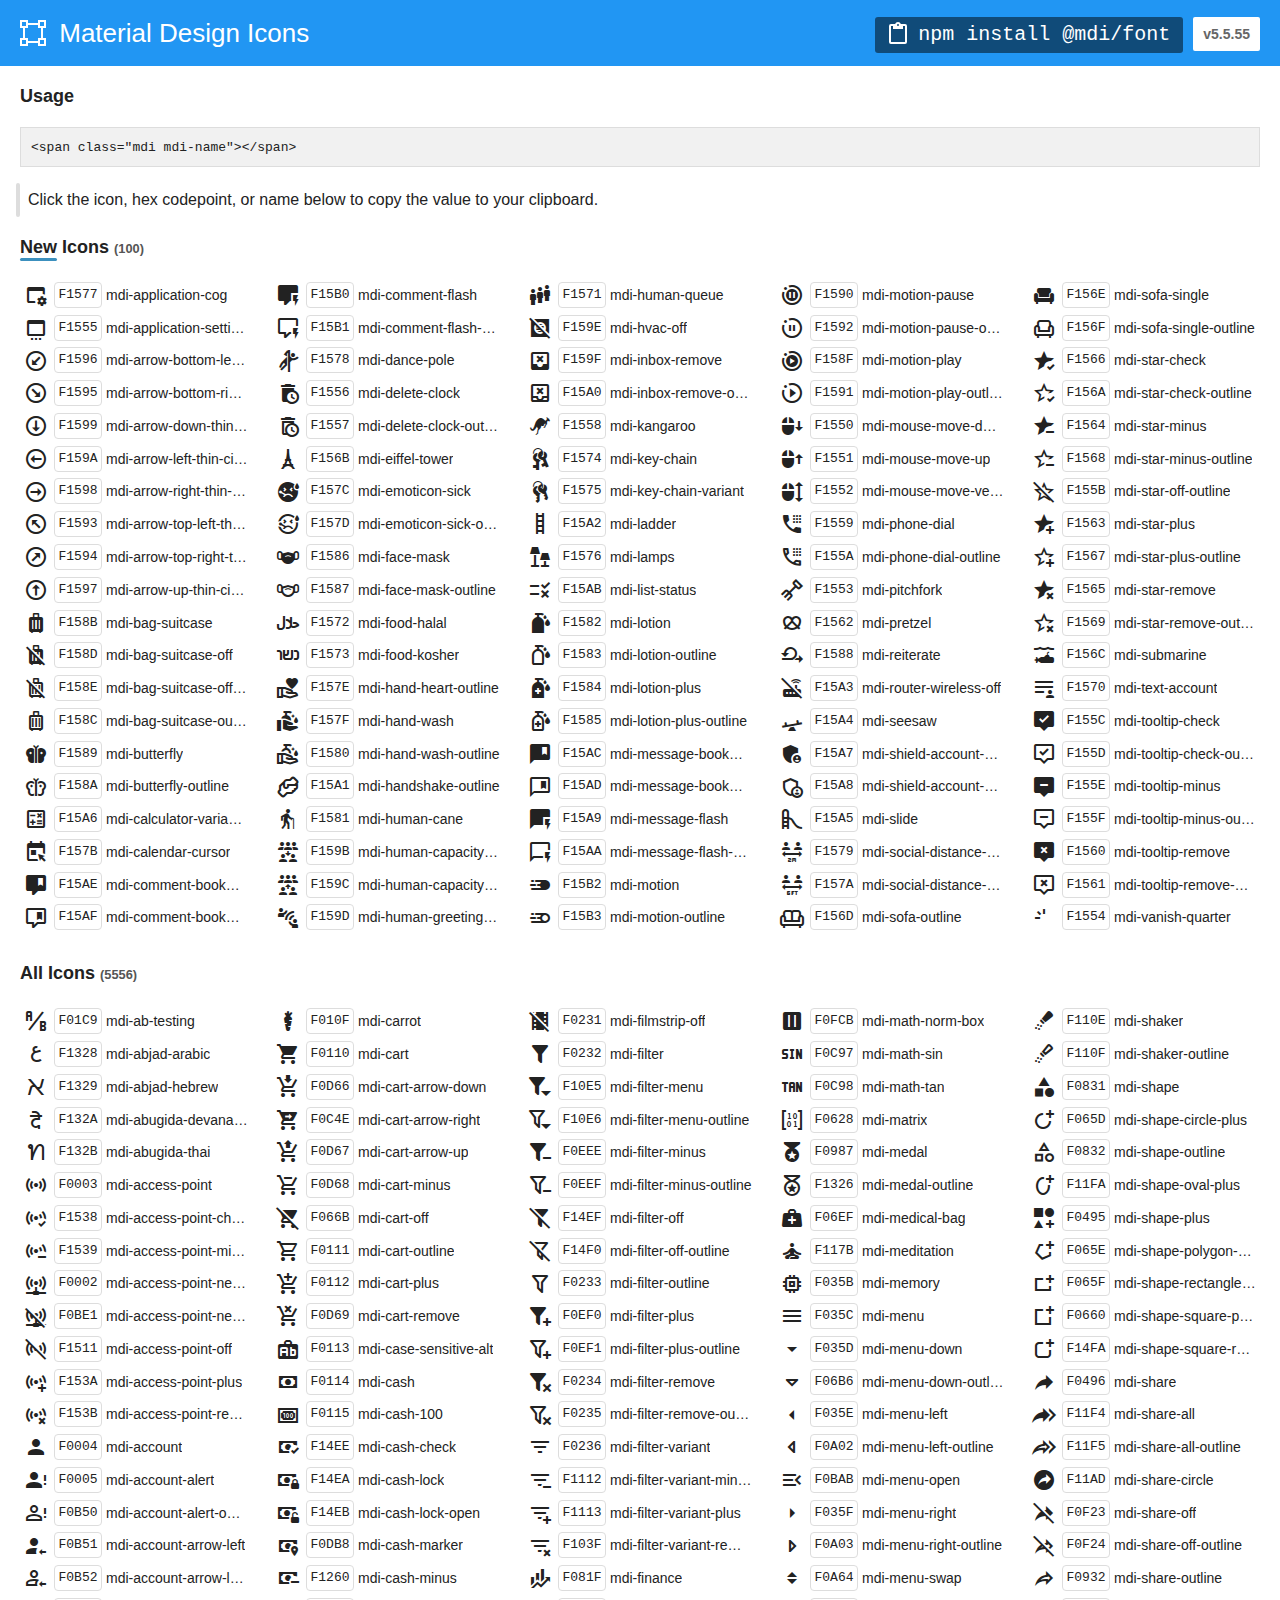
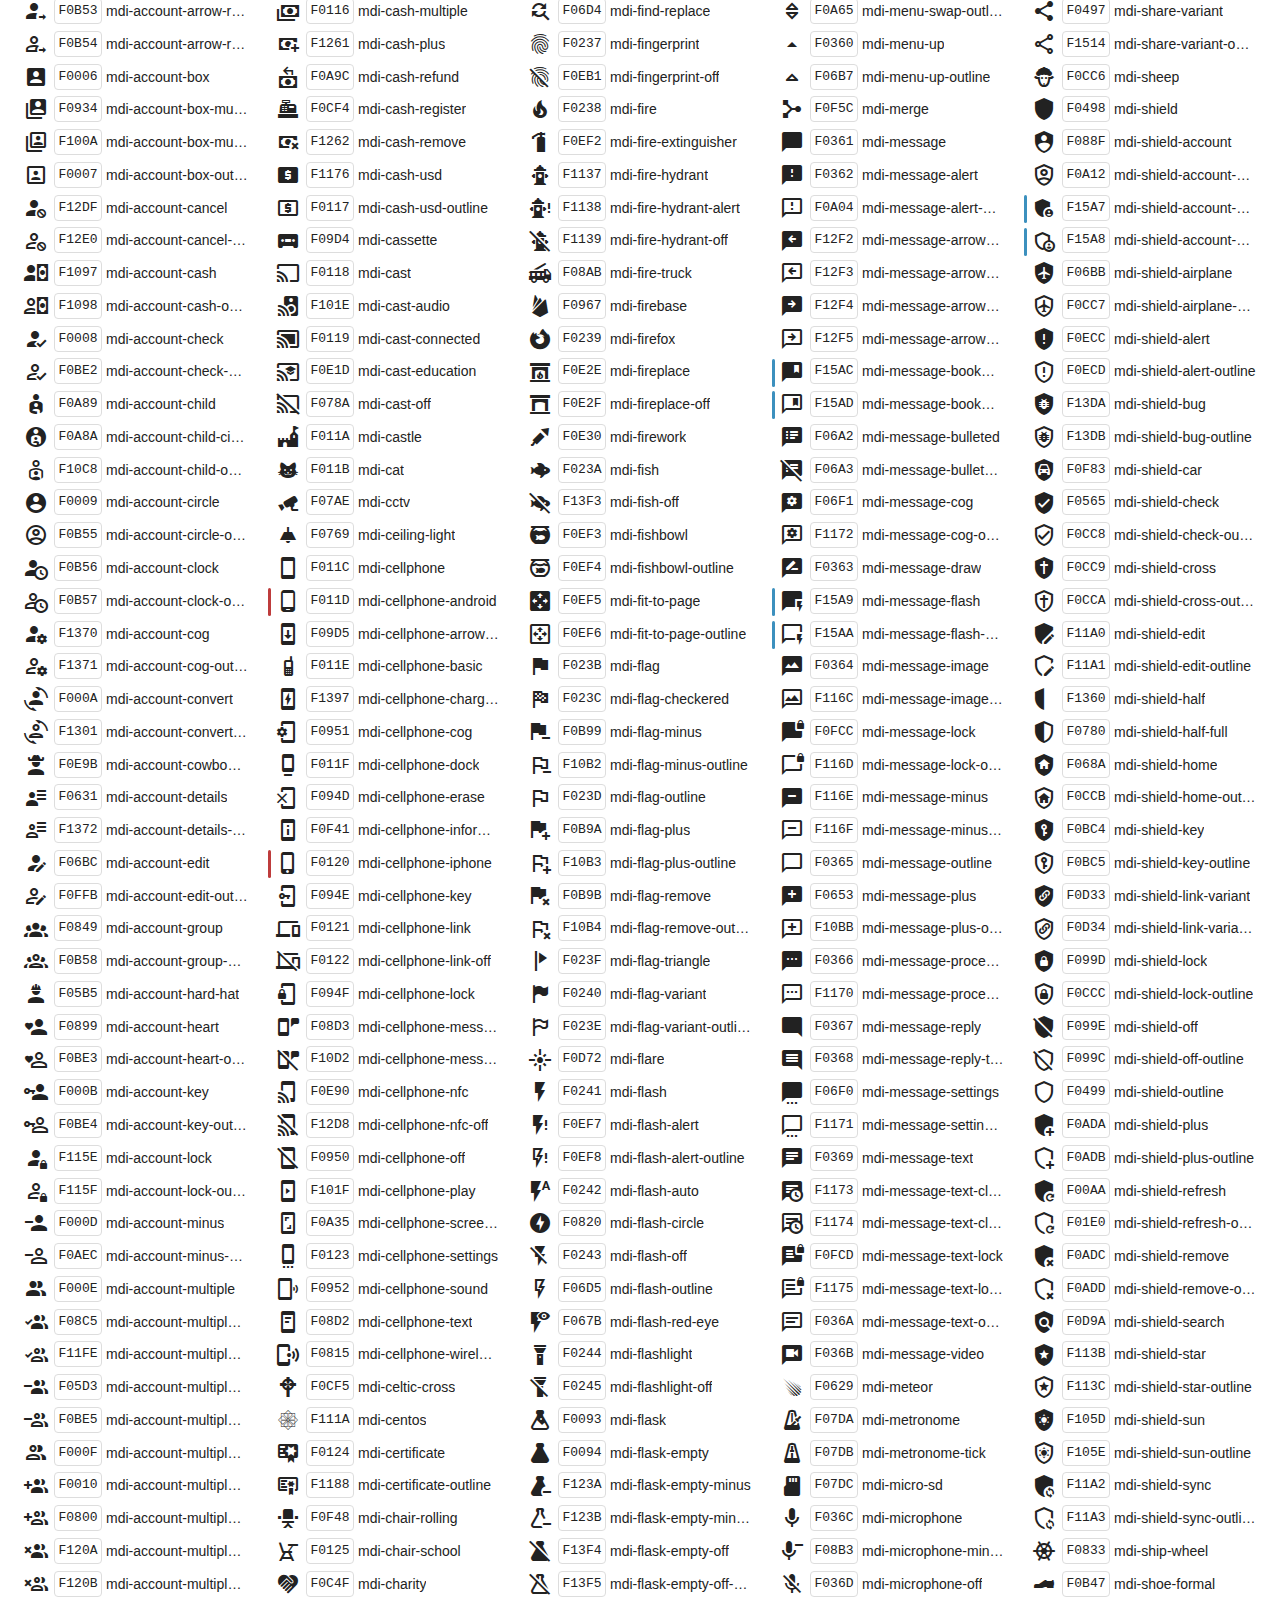
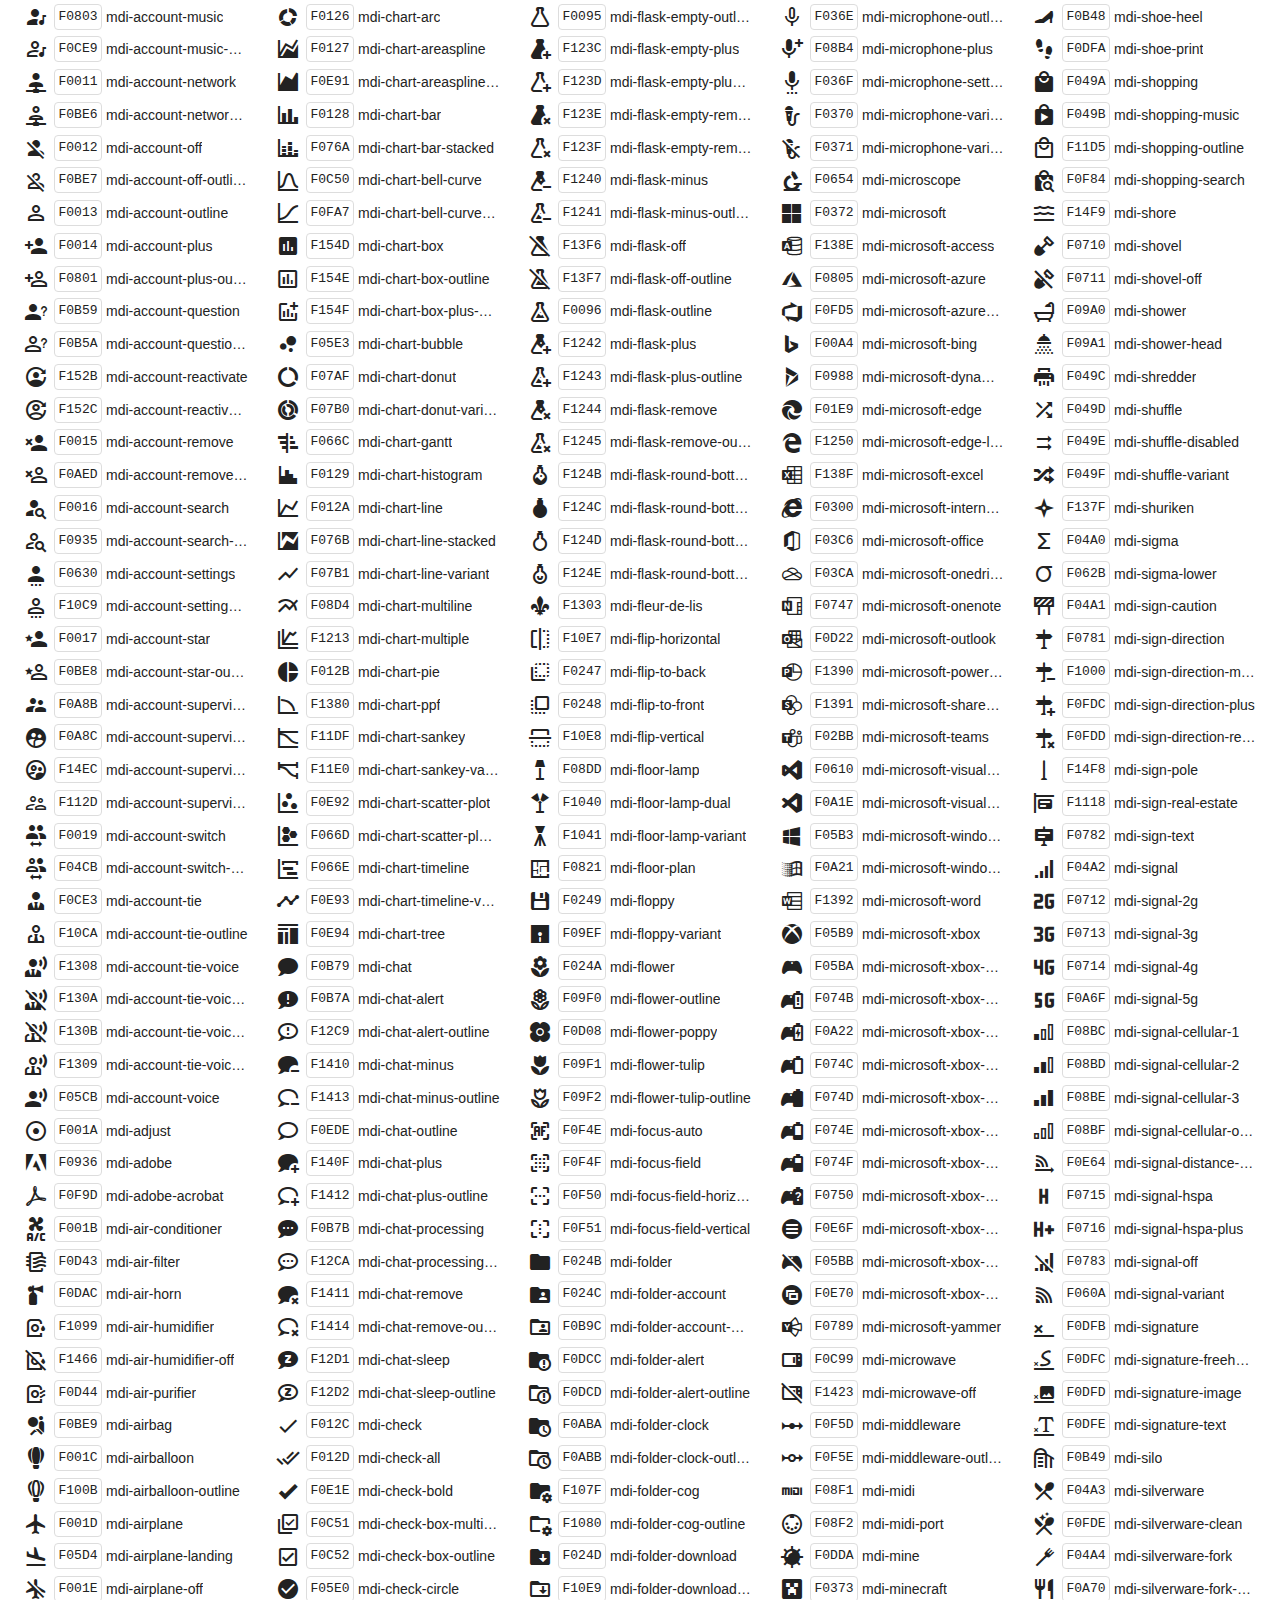
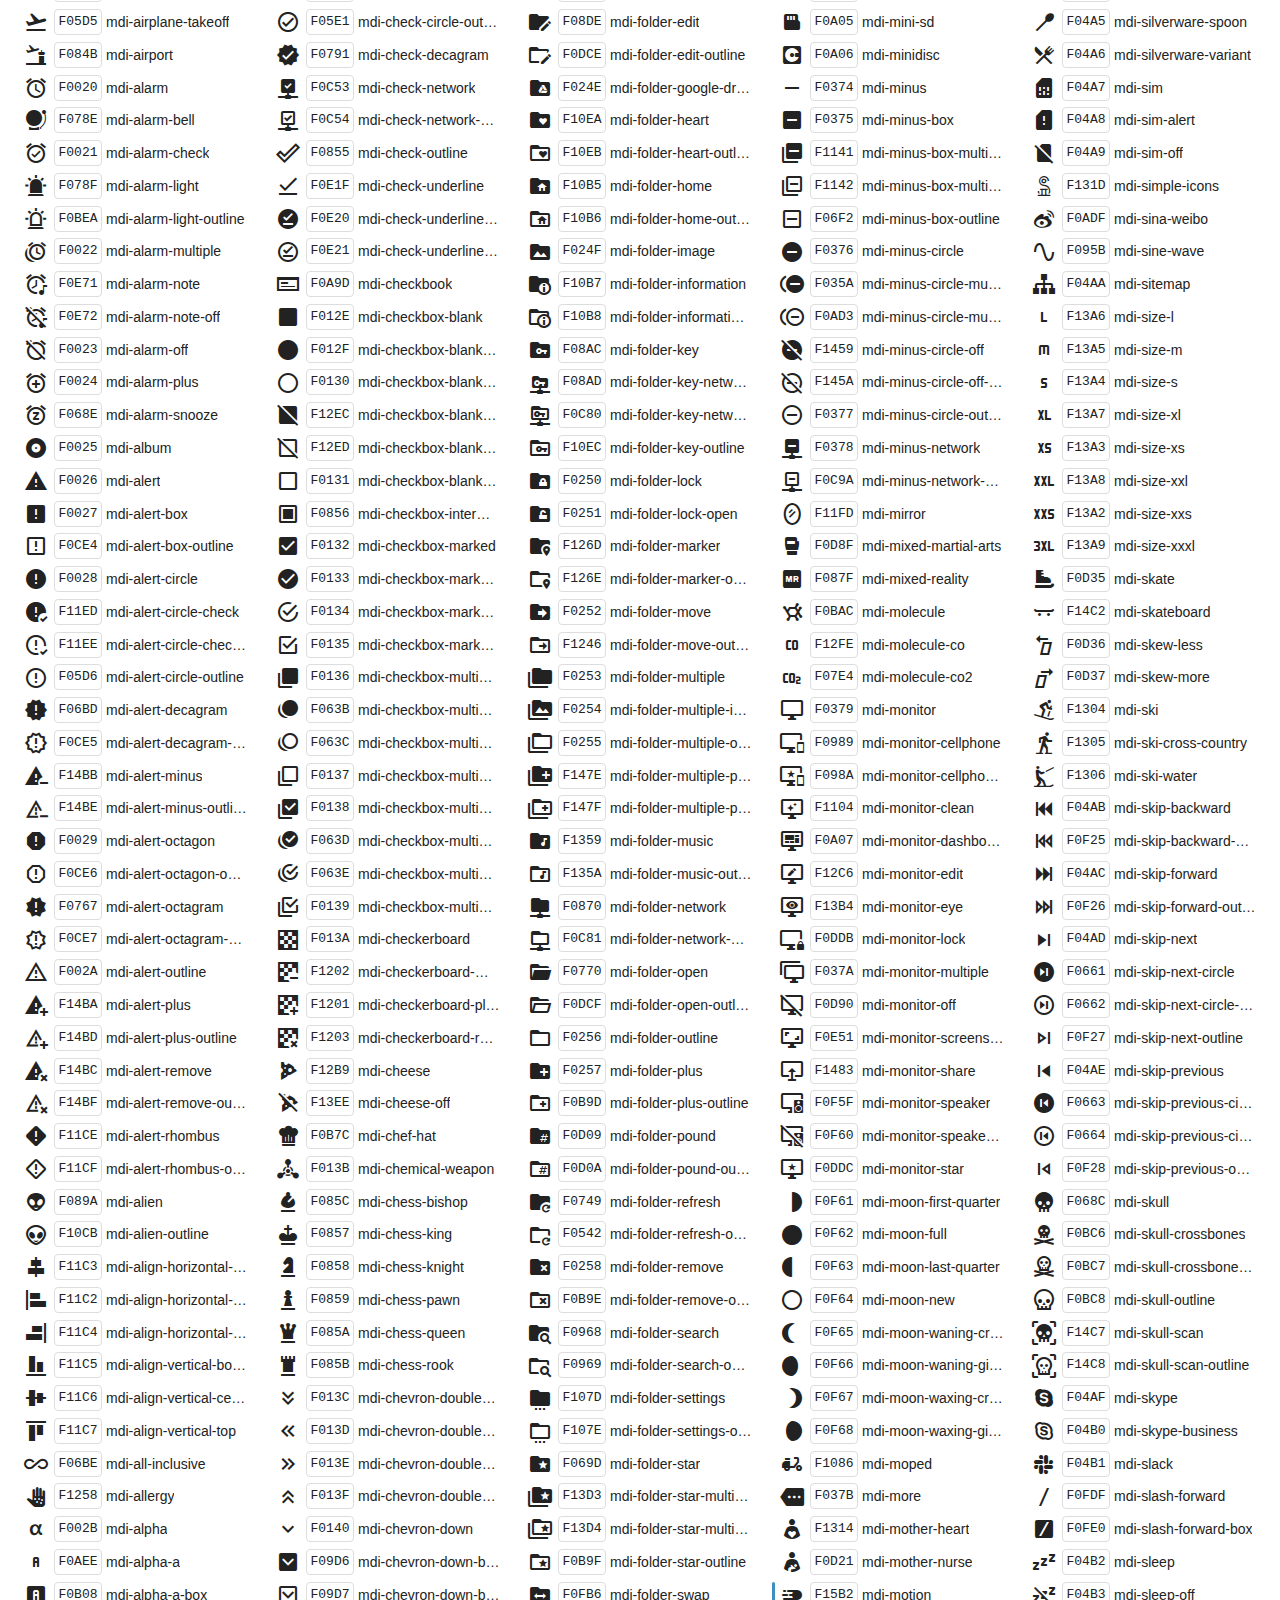
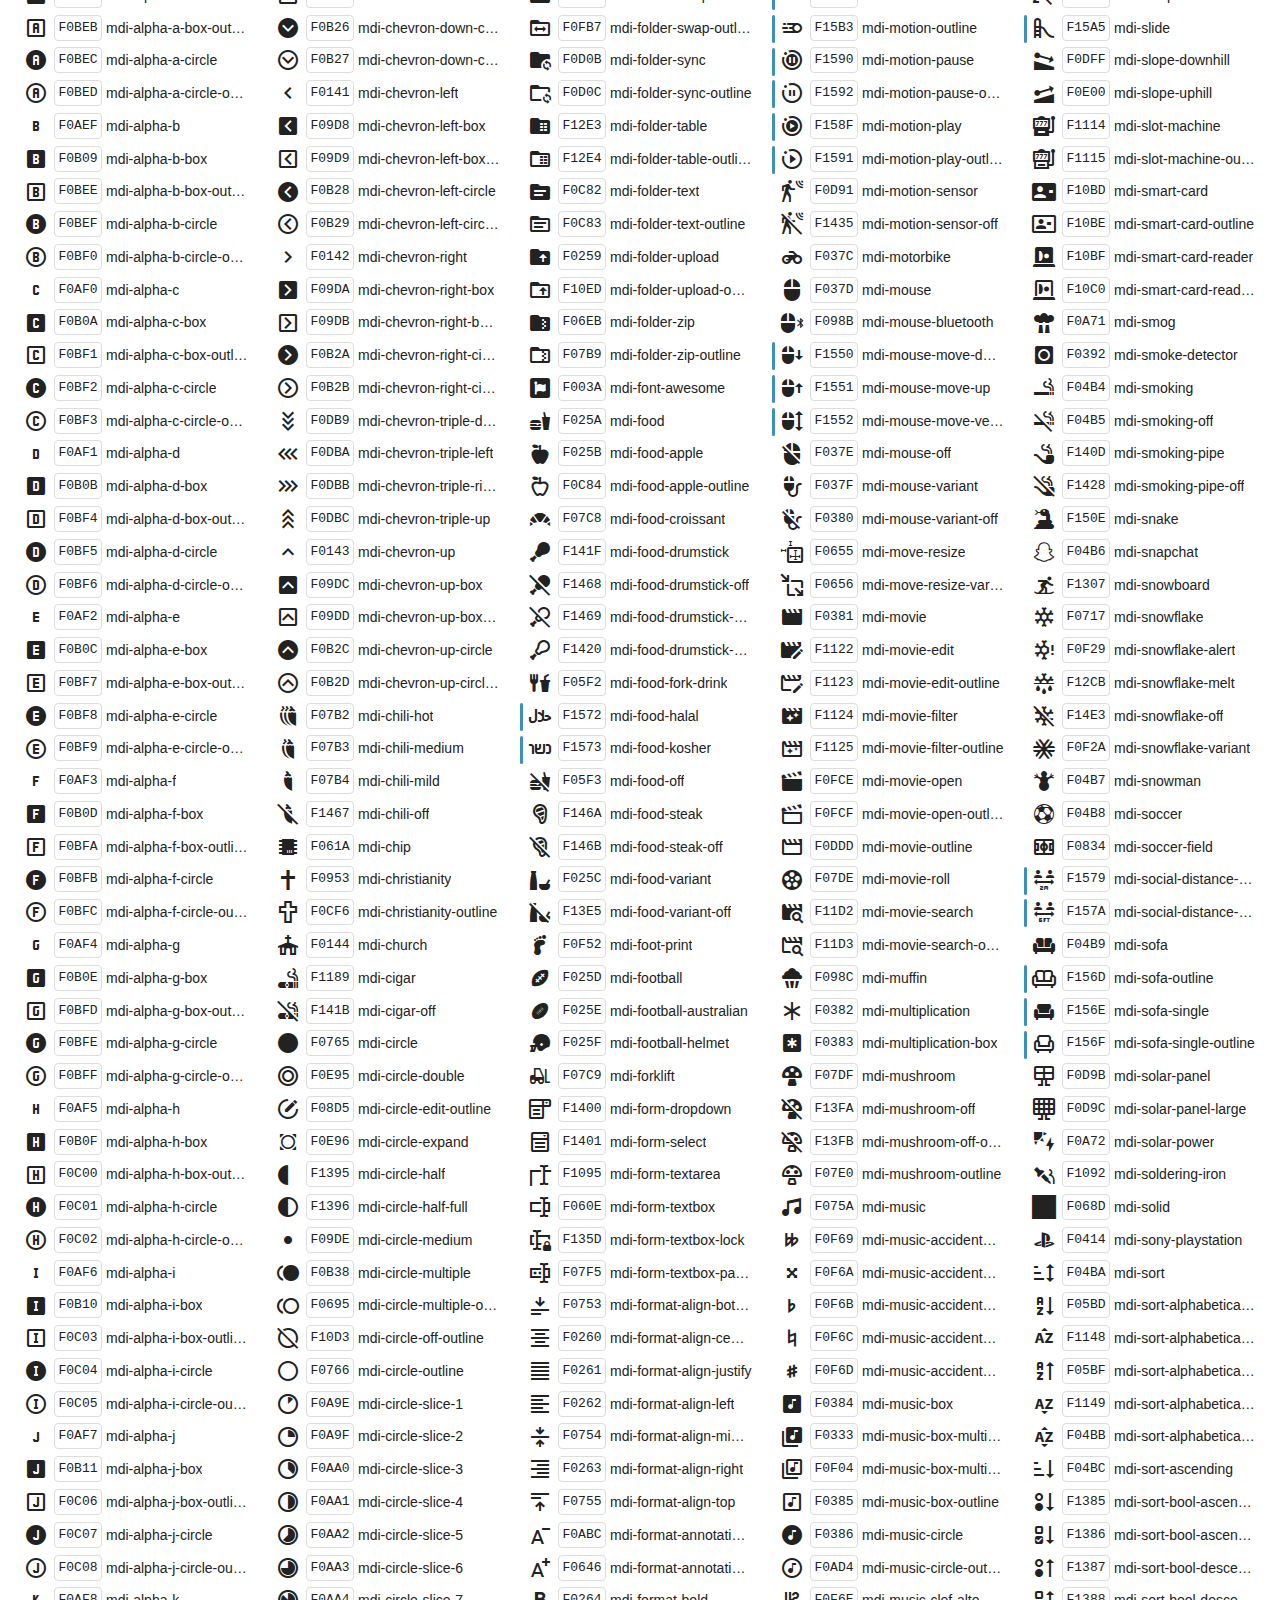
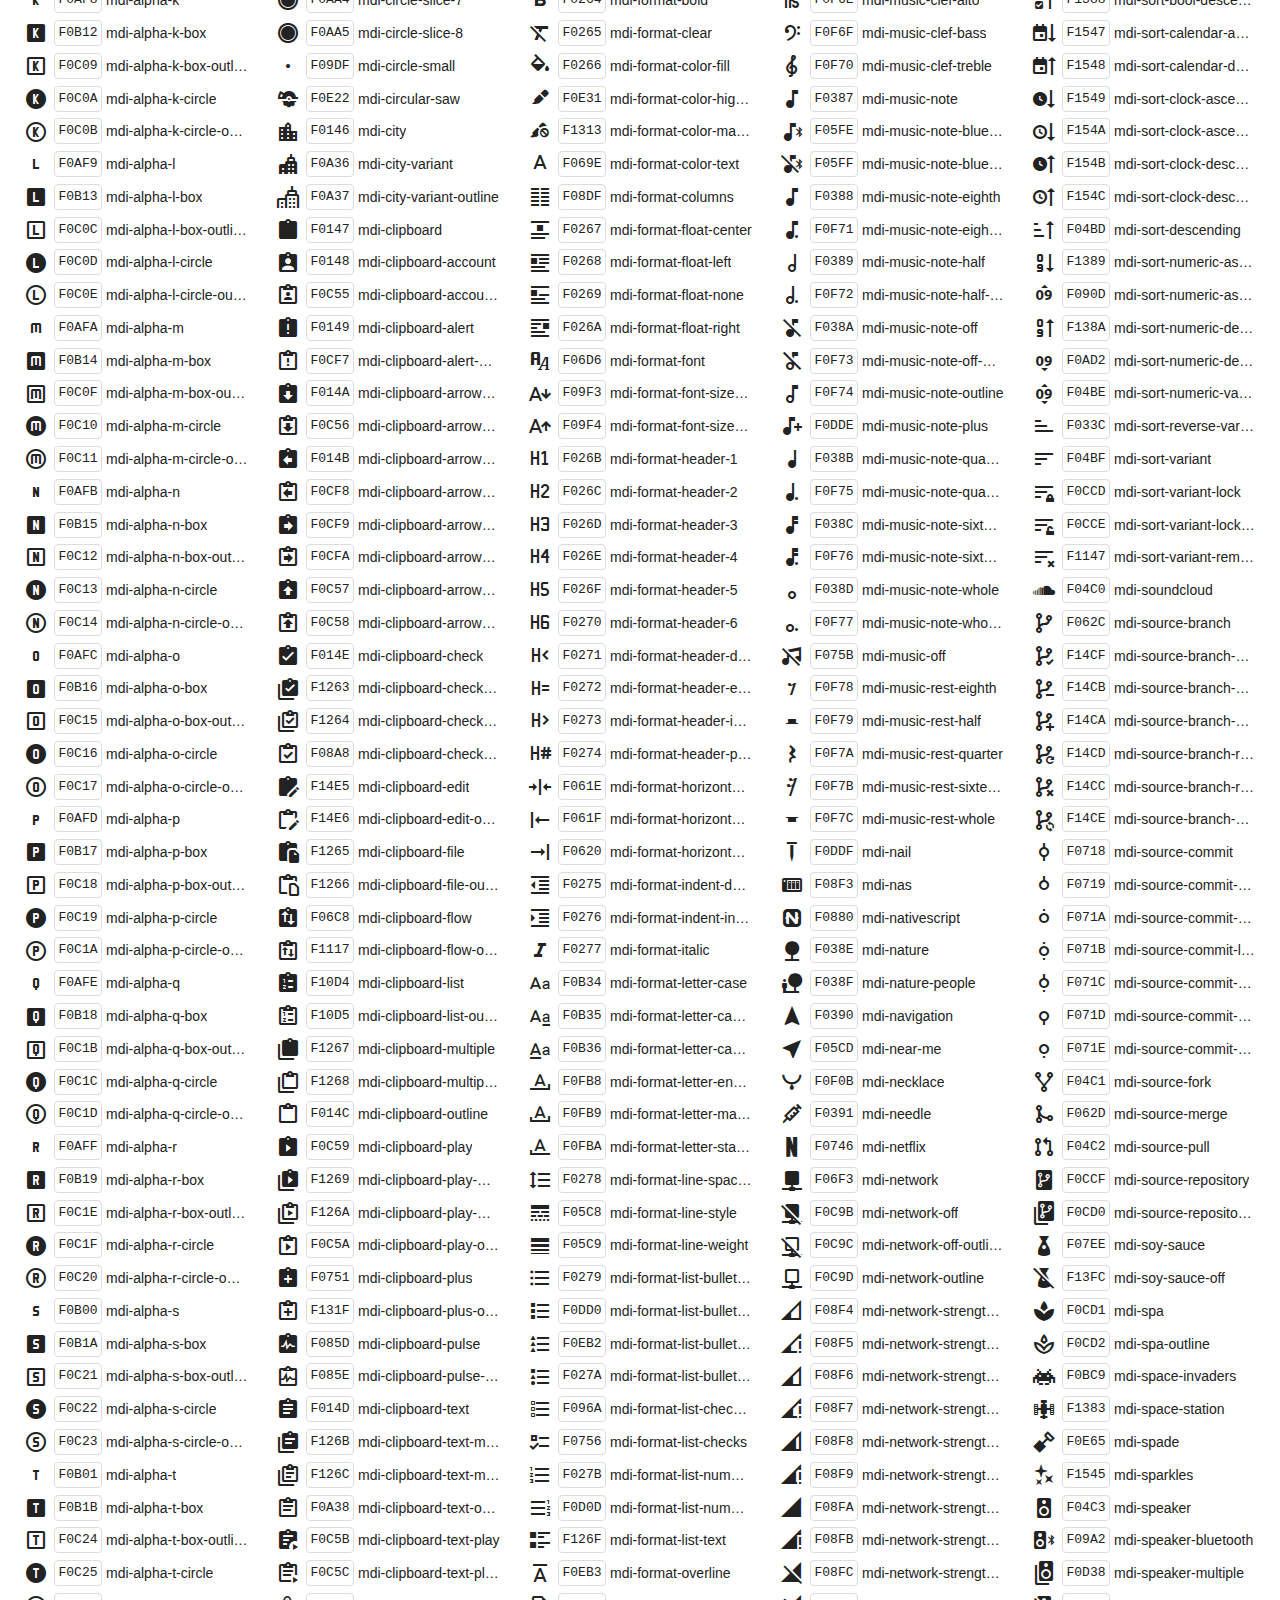
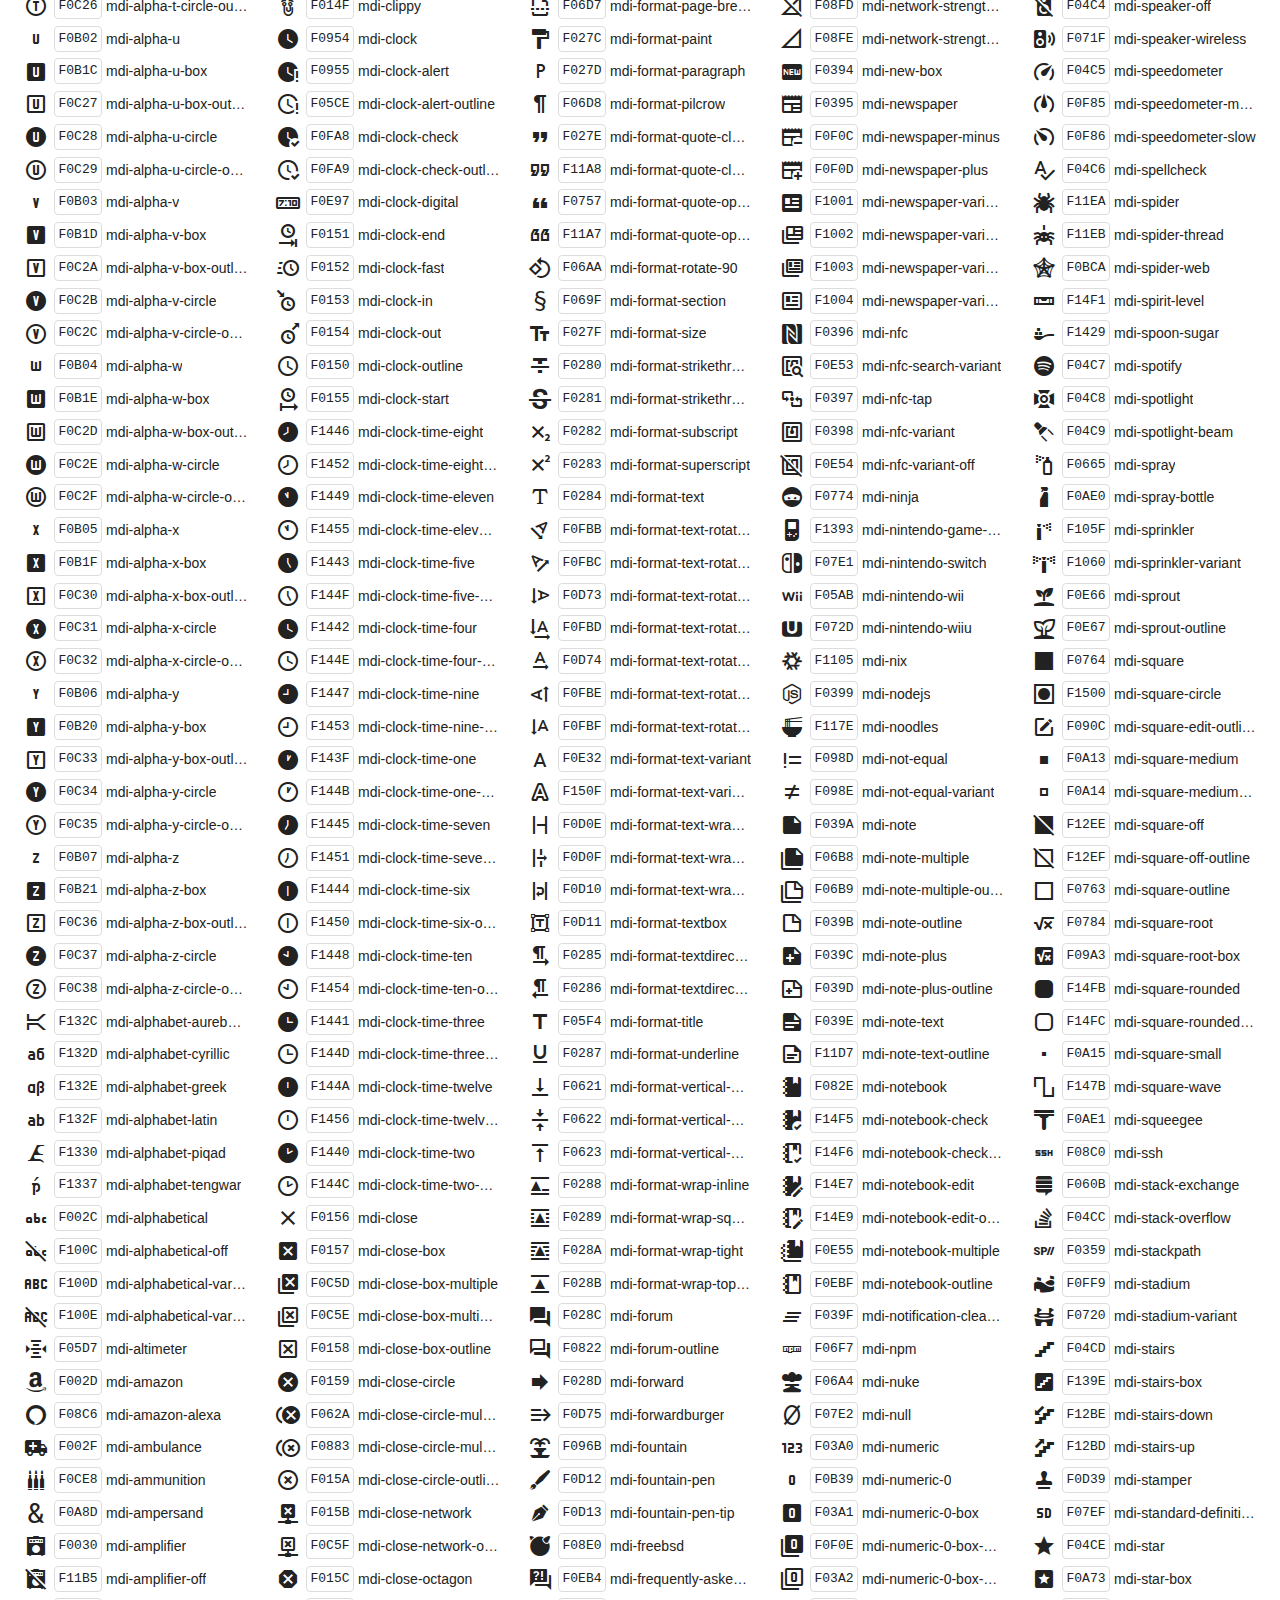
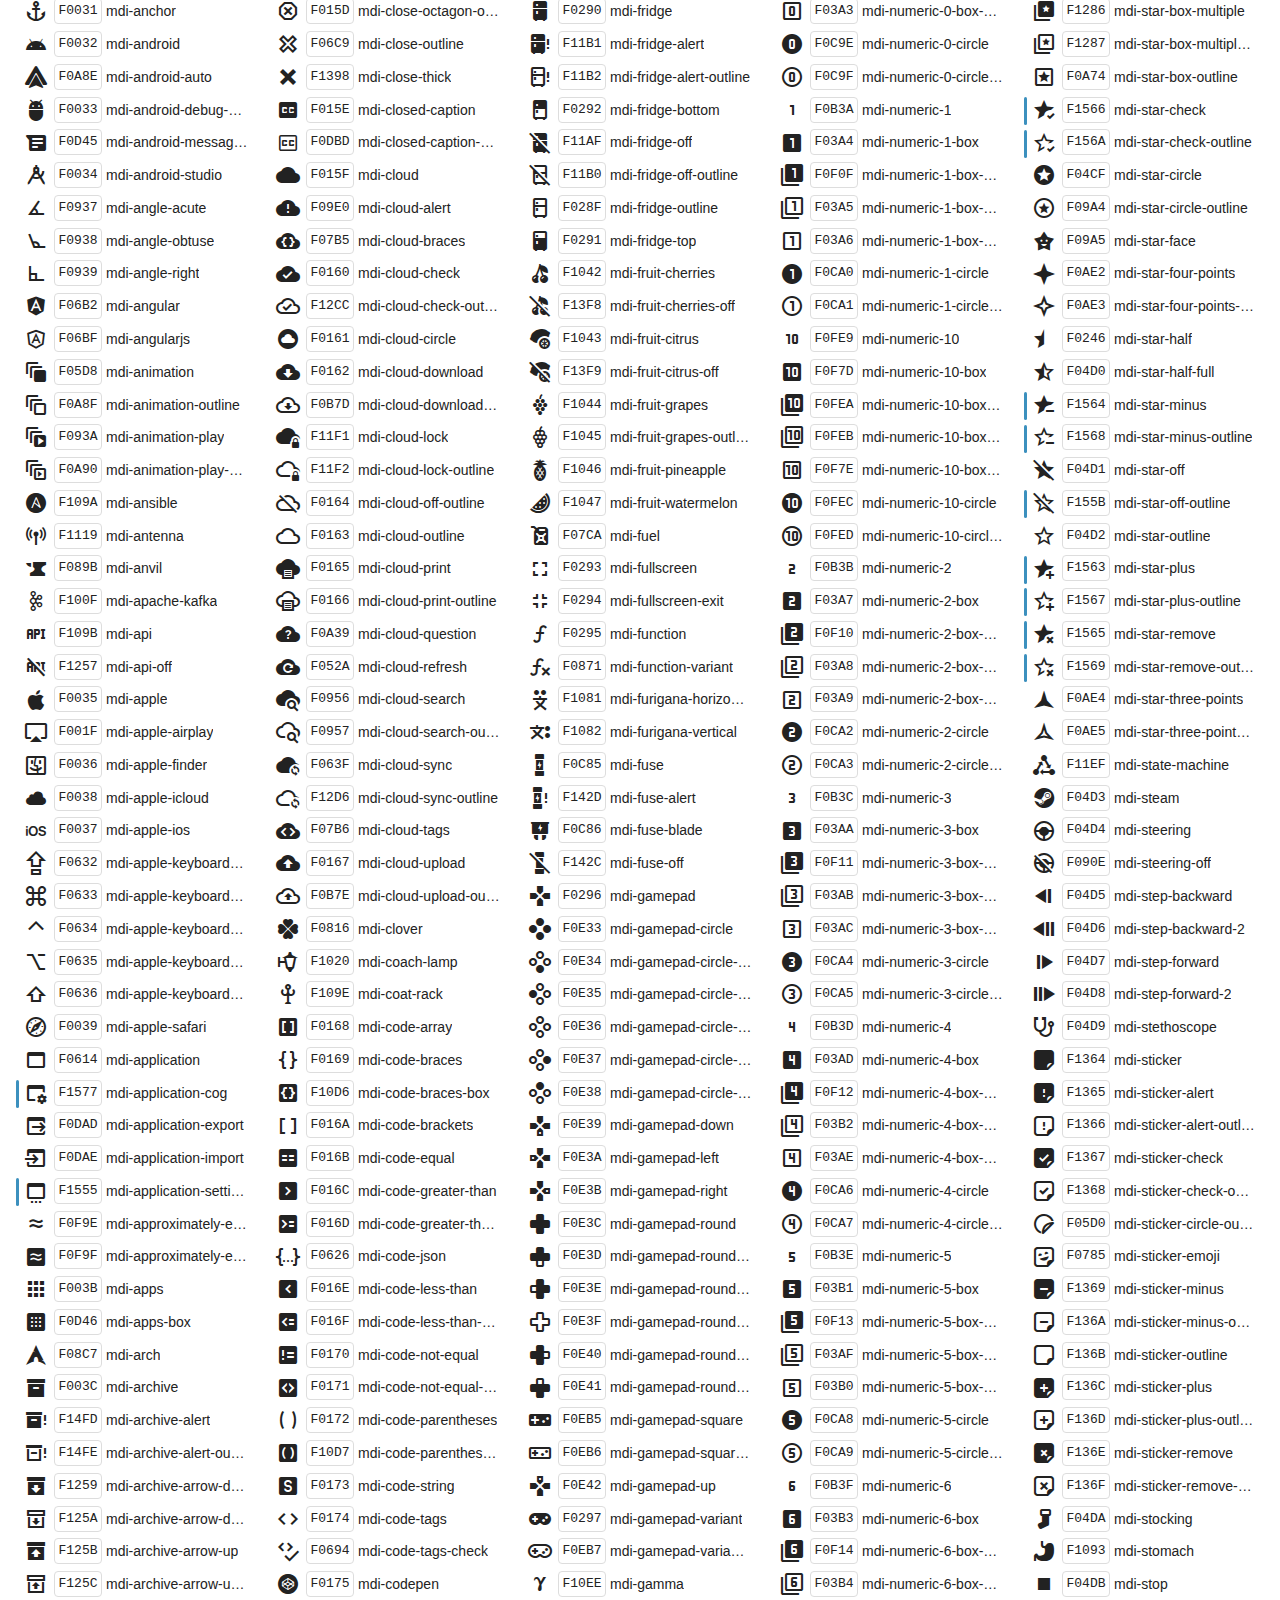
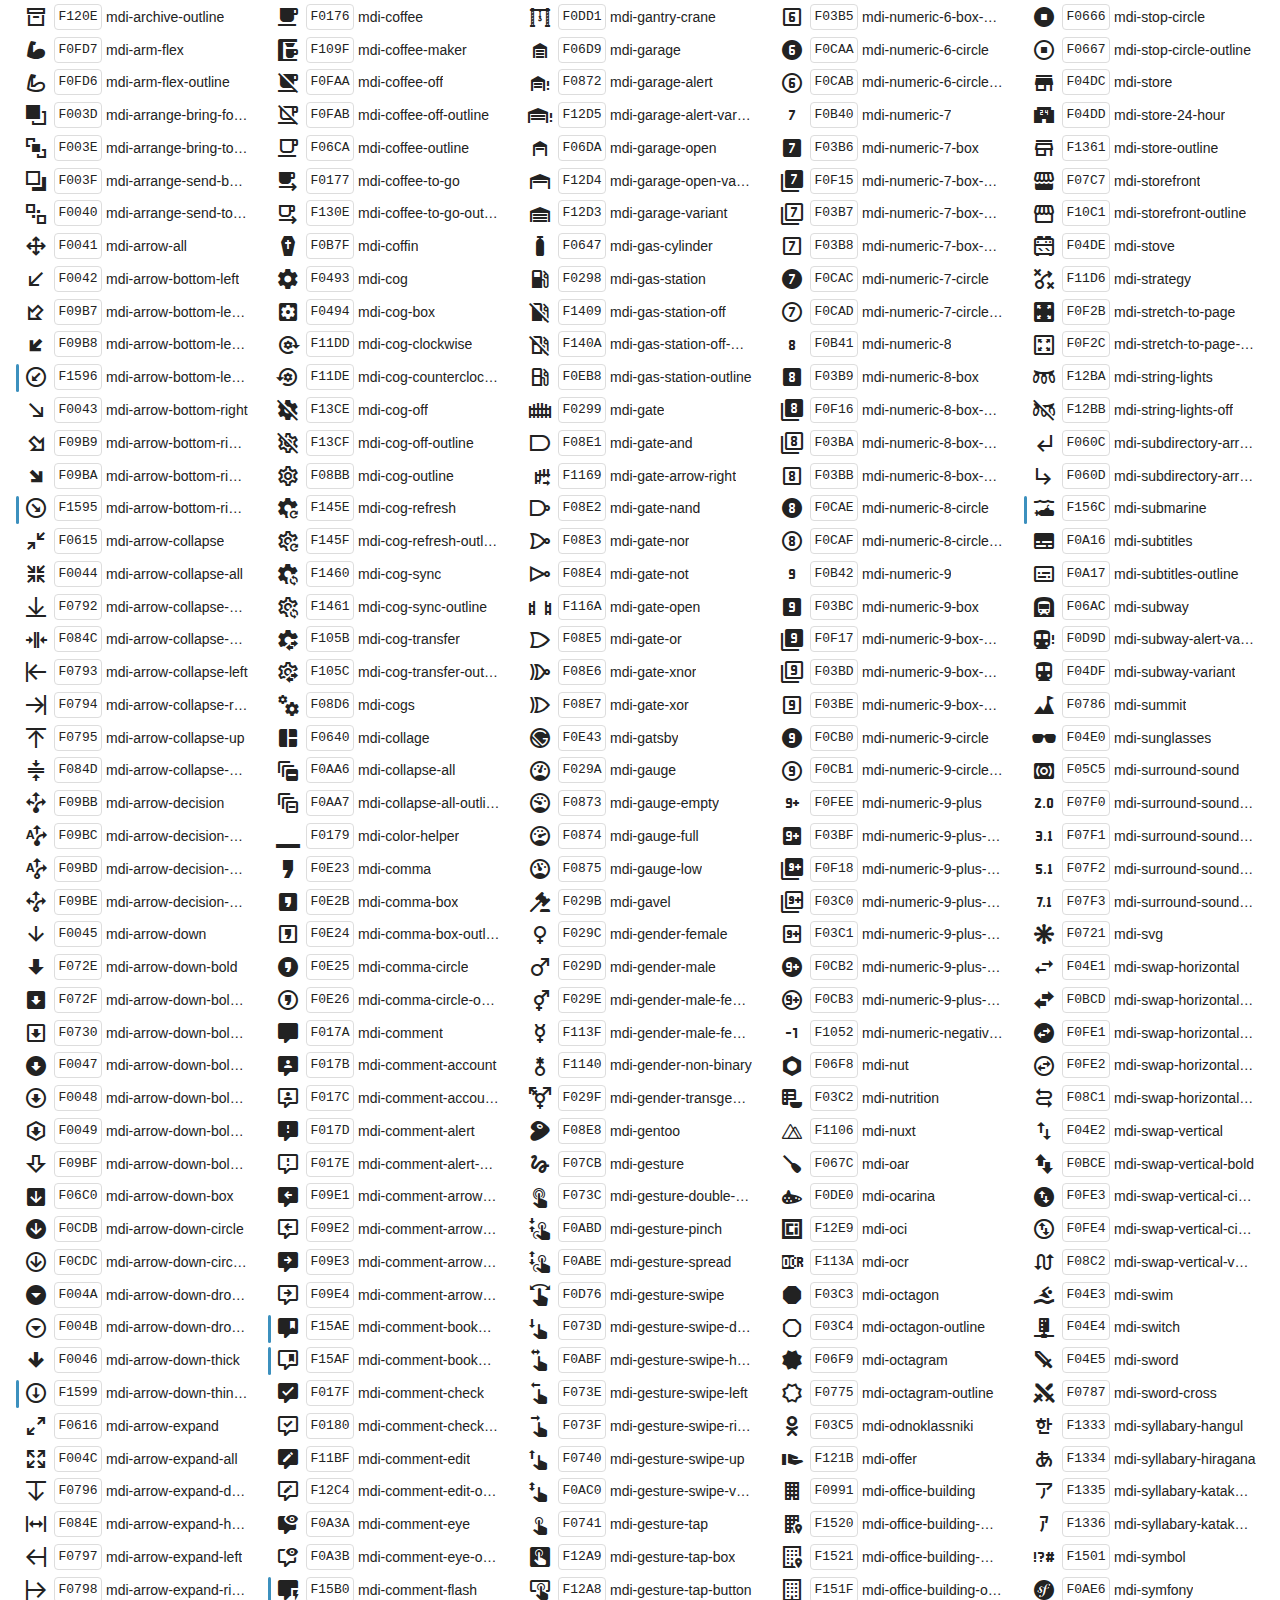
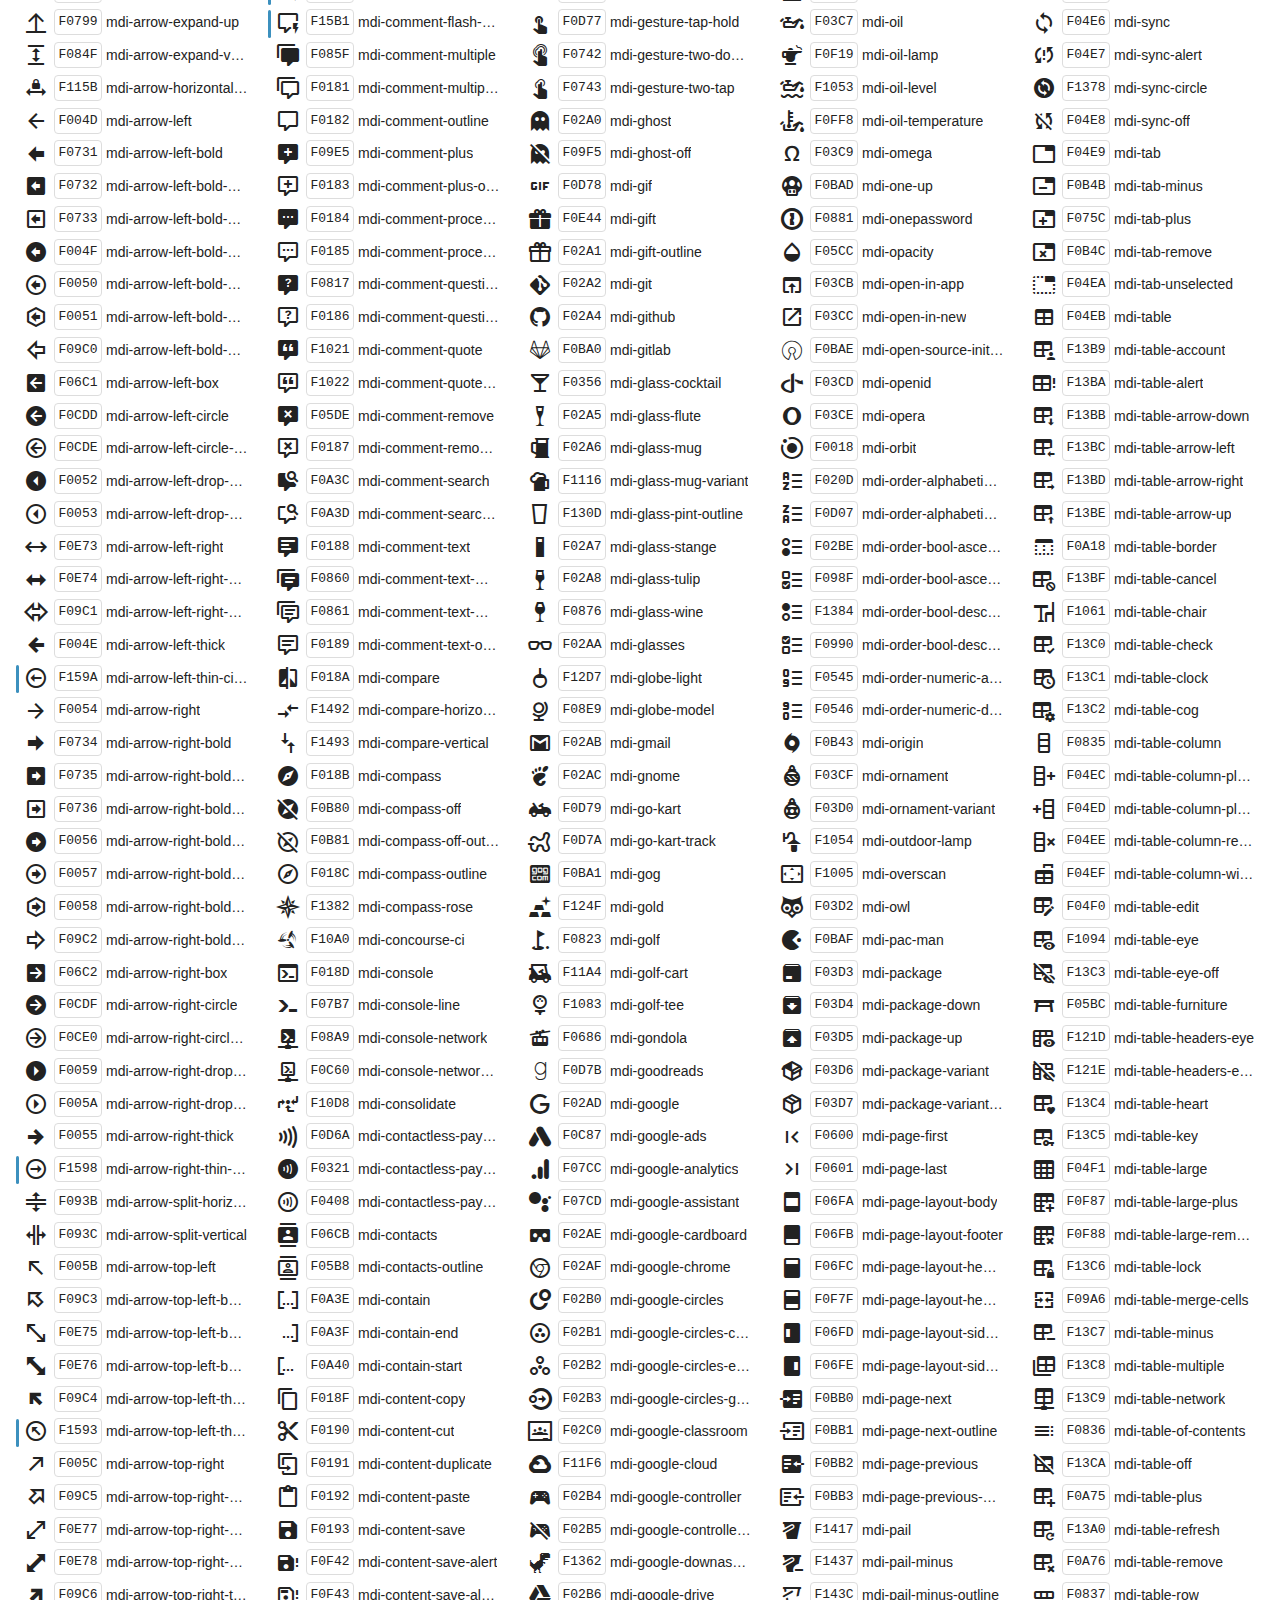
<file: fonts/material-icons/preview.html>
﻿<!doctype html>
<html lang="en">

<head>
    <meta charset="utf-8" />
    <meta name="google" content="notranslate">
    <title>Material Design Icons</title>
    <style>
        * {
            margin: 0;
            padding: 0;
        }

        body {
            margin: 0;
            padding: 0;
            background: #fff;
            color: #222;
        }

        h1,
        h2,
        h3,
        p,
        div,
        blockquote,
        footer {
            font-family: "Helvetica Neue", Arial, sans-serif;
        }

        h1 {
            padding: 20px 20px 16px 20px;
            font-size: 26px;
            line-height: 26px;
            font-weight: normal;
            color: #FFF;
            background-color: #2196F3;
        }

        h1 svg {
            vertical-align: middle;
            width: 26px;
            height: 26px;
            margin: 0 6px 4px 0;
        }

        h1 svg path {
            fill: #FFF;
        }

        h1 .version {
            font-size: 14px;
            background: #FFF;
            padding: 4px 10px;
            float: right;
            border-radius: 2px;
            margin: -3px 0 0 0;
            color: #666;
            font-weight: bold;
        }

        h1 .version::before {
            content: 'v';
        }

        h1 code {
            font-size: 20px;
            background: rgba(0, 0, 0, 0.5);
            padding: 4px 12px;
            border-radius: 3px;
            float: right;
            margin: -3px 10px 0 0;
            border: 1px solid transparent;
            cursor: pointer;
        }

        h1 code:hover {
            border: 1px solid #FFF;
        }

        h1 code svg {
            width: 24px;
            height: 24px;
            margin: -1px -4px 0 -2px
        }

        h2 {
            font-size: 18px;
            padding: 20px;
        }

        h2 small {
            color: #555;
            font-size: 0.8rem;
        }

        h2 small::before {
            content: '(';
        }

        h2 small::after {
            content: ')';
        }

        h2 span {
            position: relative;
        }

        h2.newicons span::before {
            position: absolute;
            content: ' ';
            width: 100%;
            height: 0.2rem;
            bottom: -0.25rem;
            background: #3C90BE;
            border-radius: 0.1rem;
        }

        h2.deprecatedicons span::before {
            position: absolute;
            content: ' ';
            width: 100%;
            height: 0.2rem;
            bottom: -0.25rem;
            background: #BE3C3C;
            border-radius: 0.1rem;
        }

        h3 {
            font-size: 14px;
            padding: 10px 20px 0 20px;
            font-weight: bold;
        }

        p {
            padding: 10px 20px;
        }

        p code {
            display: inline-block;
            vertical-align: middle;
            background: #F1F1F1;
            padding: 3px 5px;
            border-radius: 3px;
            border: 1px solid #DDD;
        }

        p i.mdi {
            vertical-align: middle;
            border-radius: 4px;
            display: inline-block;
        }

        p i.mdi.dark-demo {
            background: #333;
        }

        p.note {
            color: #999;
            font-size: 14px;
            padding: 0 20px 5px 20px;
        }

        p.deprecated {
            margin: -0.5rem 0 0.25rem 0;
        }

        p.extras {
            margin-top: -0.5rem;
        }

        div.icons {
            padding: 0 20px 10px 20px;
            -webkit-column-count: 5;
            -moz-column-count: 5;
            column-count: 5;
            -webkit-column-gap: 20px;
            -moz-column-gap: 20px;
            column-gap: 20px;
        }

        div.icons div {
            line-height: 2em;
        }

        div.icons div span {
            cursor: pointer;
            font-size: 14px;
            text-overflow: ellipsis;
            display: inline-block;
            max-width: calc(100% - 90px);
            overflow: hidden;
            vertical-align: middle;
            white-space: nowrap;
        }

        div.icons div code:hover,
        div.icons div span:hover,
        div.icons div i:hover {
            color: #3c90be;
        }

        div.icons div code:hover {
            border-color: #3c90be;
        }

        div.icons div code {
            border: 1px solid #DDD;
            width: 46px;
            margin-left: 2px;
            margin-right: 4px;
            border-radius: 4px;
            display: inline-block;
            vertical-align: middle;
            text-align: center;
            line-height: 24px;
            cursor: pointer;
        }

        div.icons div i {
            display: inline-block;
            width: 32px;
            height: 24px;
            text-align: center;
            vertical-align: middle;
            cursor: pointer;
            line-height: 24px;
        }

        div.icons .mdi::before {
            font-size: 24px;
        }

        div.icons div.new::before {
            content: ' ';
            width: 0.2rem;
            height: 1.75rem;
            position: absolute;
            margin-top: 0.25rem;
            margin-left: -0.25rem;
            background: #3C90BE;
            border-radius: 0.1rem;
        }

        div.icons div.deprecated::before {
            content: ' ';
            width: 0.2rem;
            height: 1.75rem;
            position: absolute;
            margin-top: 0.25rem;
            margin-left: -0.25rem;
            background: #BE3C3C;
            border-radius: 0.1rem;
        }

        pre {
            margin: 0 20px;
            font-family: Consolas, monospace;
            padding: 10px;
            border: 1px solid #DDD;
            background: #F1F1F1;
        }

        blockquote {
            position: relative;
            margin: 1rem 1rem 0 1rem;
            padding: 0.5rem 0.5rem 0.5rem 0.75rem;
        }

        blockquote.note::before {
            content: ' ';
            width: 0.25rem;
            height: 100%;
            background: #DDD;
            position: absolute;
            border-radius: 0.25rem;
            top: 0;
            left: 0;
        }

        blockquote.deprecated::before {
            content: ' ';
            width: 0.25rem;
            height: 100%;
            background: #BE3C3C;
            position: absolute;
            border-radius: 0.25rem;
            top: 0;
            left: 0;
        }

        div.copied {
            position: fixed;
            top: 100px;
            left: 50%;
            width: 200px;
            text-align: center;
            color: #3c763d;
            background-color: #dff0d8;
            border: 1px solid #d6e9c6;
            padding: 10px 15px;
            border-radius: 4px;
            margin-left: -100px;
            box-shadow: 0 0 10px rgba(0, 0, 0, 0.2);
        }

        div.examples {
            display: flex;
            flex-wrap: wrap;
            margin: 0.5rem 1.25rem;
        }

        div.examples > div {
            display: flex;
            margin-right: 0.5rem;
            margin-bottom: 0.5rem;
        }

        div.examples > div > div:first-child {
            display: flex;
            padding: 0.5rem;
            border-radius: 0.25rem;
            box-shadow: 0 0 0.25rem rgba(0, 0, 0, 0.4);
            background: #FFF;
            z-index: 1;
            align-items: center;
            justify-content: center;
        }

        div.examples > div > div:first-child + div {
            display: flex;
            margin-left: -0.25rem;
            padding: 0.5rem 0.75rem 0.5rem 1rem;
            background: #222;
            border-radius: 0 0.25rem 0.25rem 0;
        }

        div.examples > div > div:first-child + div > code {
            color: #FFF;
            align-self: center;
        }

        div.examples > div > div.dark:first-child {
            background: #444;
        }

        div.examples i {
            display: flex;
        }

        div.examples-size > div > div:first-child {
            min-width: 3rem;
        }

        footer {
            display: flex;
            padding: 20px;
            color: #666;
            border-top: 1px solid #DDD;
            background: #F1F1F1;
        }

        footer > div:first-child {
            flex: 1;
        }

        footer > div:last-child {
            text-align: right;
        }

        footer a {
            color: #e91e63;
            text-decoration: none;
        }

        footer a:hover {
            text-decoration: underline;
        }
    </style>
    <link href="css/materialdesignicons.css" media="all" rel="stylesheet" type="text/css" />
</head>

<body>
    <h1>
        <svg>
            <path d="M0,0H8V3H18V0H26V8H23V18H26V26H18V23H8V21H18V18H21V8H18V5H8V8H5V18H8V26H0V18H3V8H0V0M2,2V6H6V2H2M2,20V24H6V20H2M20,2V6H24V2H20M20,20V24H24V20H20Z"></path>
        </svg>
        Material Design Icons
        <span class="version">5.5.55</span>
        <code id="npm" title="Copy to Clipboard">
            <svg viewBox="0 0 24 24">
                <path d="M19,20H5V4H7V7H17V4H19M12,2A1,1 0 0,1 13,3A1,1 0 0,1 12,4A1,1 0 0,1 11,3A1,1 0 0,1 12,2M19,2H14.82C14.4,0.84 13.3,0 12,0C10.7,0 9.6,0.84 9.18,2H5A2,2 0 0,0 3,4V20A2,2 0 0,0 5,22H19A2,2 0 0,0 21,20V4A2,2 0 0,0 19,2Z" />
            </svg>
            npm install @mdi/font
        </code>
    </h1>

    <h2 class="usage">Usage</h2>
    <pre><code>&lt;span class=&quot;mdi mdi-<span id="name">name</span>&quot;&gt;&lt;/span&gt;</code></pre>

    <blockquote class="note">
        Click the icon, hex codepoint, or name below to copy the value to your clipboard.
    </blockquote>

    <h2 class="newicons"><span>New</span> Icons <small id="newIconsCount">-</small></h2>
    <div class="icons" id="newIcons"></div>

    <h2 class="icons">All Icons <small id="iconsCount">-</small></h2>
    <div class="icons" id="icons"></div>

    <h2 class="deprecatedicons"><span>Deprecated</span> Icons <small id="deprecatedIconsCount">-</small></h2>
    <p class="deprecated" id="deprecated">
        Deprecated icons will be removed in a future major release.
    </p>
    <div class="icons" id="deprecatedIcons"></div>

    <h2 class="extras">Extras</h2>

    <p class="extras">The helper CSS classes are listed below.</p>

    <section>
        <h3>Size</h3>

        <div class="examples examples-size">
            <div>
                <div>
                    <i class="mdi mdi-18px mdi-account"></i>
                </div>
                <div>
                    <code>mdi-18px</code>
                </div>
            </div>
            <div>
                <div>
                    <i class="mdi mdi-24px mdi-account"></i>
                </div>
                <div>
                    <code>mdi-24px</code>
                </div>
            </div>
            <div>
                <div>
                    <i class="mdi mdi-36px mdi-account"></i>
                </div>
                <div>
                    <code>mdi-36px</code>
                </div>
            </div>
            <div>
                <div>
                    <i class="mdi mdi-48px mdi-account"></i>
                </div>
                <div>
                    <code>mdi-48px</code>
                </div>
            </div>
        </div>
    </section>

    <h3>Rotate</h3>

    <div class="examples">
        <div>
            <div>
                <i class="mdi mdi-36px mdi-account"></i>
            </div>
        </div>
        <div>
            <div>
                <i class="mdi mdi-36px mdi-rotate-45 mdi-account"></i>
            </div>
            <div>
                <code>mdi-rotate-45</code> 
            </div>
        </div>
        <div>
            <div>
                <i class="mdi mdi-36px mdi-rotate-90 mdi-account"></i>
            </div>
            <div>
                <code>mdi-rotate-90</code>
            </div>
        </div>
        <div>
            <div>
                <i class="mdi mdi-36px mdi-rotate-135 mdi-account"></i>
            </div>
            <div>
                <code>mdi-rotate-135</code>
            </div>
        </div>
        <div>
            <div>
                <i class="mdi mdi-36px mdi-rotate-180 mdi-account"></i>
            </div>
            <div>
                <code>mdi-rotate-180</code>
            </div>
        </div>
        <div>
            <div>
                <i class="mdi mdi-36px mdi-rotate-225 mdi-account"></i>
            </div>
            <div>
                <code>mdi-rotate-225</code>
            </div>
        </div>
        <div>
            <div>
                <i class="mdi mdi-36px mdi-rotate-270 mdi-account"></i>
            </div>
            <div>
                <code>mdi-rotate-270</code>
            </div>
        </div>
        <div>
            <div>
                <i class="mdi mdi-36px mdi-rotate-315 mdi-account"></i>
            </div>
            <div>
                <code>mdi-rotate-315</code> 
            </div>
        </div>
    </div>

    <h3>Flip</h3>

    <div class="examples">
        <div>
            <div>
                <i class="mdi mdi-36px mdi-account-alert"></i>
            </div>
        </div>
        <div>
            <div>
                <i class="mdi mdi-36px mdi-flip-h mdi-account-alert"></i>
            </div>
            <div>
                <code>mdi-flip-h</code> 
            </div>
        </div>
        <div>
            <div>
                <i class="mdi mdi-36px mdi-flip-v mdi-account-alert"></i>
            </div>
            <div>
                <code>mdi-flip-v</code> 
            </div>
        </div>
    </div>

    <p class="note"><strong>Note:</strong> We do not include the ability to use <code>mdi-flip-*</code> and
        <code>mdi-rotate-*</code> at the same time.</p>

    <h3>Spin</h3>

    <div class="examples">
        <div>
            <div>
                <i class="mdi mdi-36px mdi-spin mdi-loading"></i>
            </div>
            <div>
                <code>mdi-spin</code>
            </div>
        </div>
        <div>
            <div>
                <i class="mdi mdi-36px mdi-spin mdi-star"></i>
            </div>
            <div>
                <code>mdi-spin</code>
            </div>
        </div>
    </div>

    <h3>Color</h3>

    <div class="examples">
        <div>
            <div class="dark">
                <i class="mdi mdi-36px mdi-light mdi-account dark-demo"></i>
            </div>
            <div>
                <code>mdi-light</code>
            </div>
        </div>
        <div>
            <div class="dark">
                <i class="mdi mdi-36px mdi-light mdi-inactive mdi-account dark-demo"></i>
            </div>
            <div>
                <code>mdi-light mdi-inactive</code>
            </div>
        </div>
        <div>
            <div>
                <i class="mdi mdi-36px mdi-dark mdi-account"></i>
            </div>
            <div>
                <code>mdi-dark</code>
            </div>
        </div>
        <div>
            <div>
                <i class="mdi mdi-36px mdi-dark mdi-inactive mdi-account"></i>
            </div>
            <div>
                <code>mdi-dark mdi-inactive</code> 
            </div>
        </div>
    </div>

    <footer>
        <div>
            Generated with <a href="https://npmjs.com/package/@mdi/font-build">@mdi/font-build</a>
            by <a href="http://MaterialDesignIcons.com/">MaterialDesignIcons.com</a>.
        </div>
        <div>
            <a href="https://www.npmjs.com/org/mdi" target="_blank">NPM @mdi Organization</a>
        </div>
    </footer>

    <script type="text/javascript">
        function isNew(icon) {
            return icon.version === '5.5.55';
        }
        function isDeprecated(icon) {
            return typeof icon.deprecated == 'undefined'
                ? false
                : icon.deprecated;
        }
        function copyText(text) {
            var copyFrom = document.createElement('textarea');
            copyFrom.setAttribute("style", "position:fixed;opacity:0;top:100px;left:100px;");
            copyFrom.value = text;
            document.body.appendChild(copyFrom);
            copyFrom.select();
            document.execCommand('copy');
            var copied = document.createElement('div');
            copied.setAttribute('class', 'copied');
            copied.appendChild(document.createTextNode('Copied to Clipboard'));
            document.body.appendChild(copied);
            setTimeout(function () {
                document.body.removeChild(copyFrom);
                document.body.removeChild(copied);
            }, 1500);
        };
        function getIconItem(icon, isNewIcon, isDeprecatedIcon) {
            var div = document.createElement('div'),
                i = document.createElement('i');
            i.className = 'mdi mdi-' + icon.name;
            div.appendChild(i);
            var code = document.createElement('code');
            code.appendChild(document.createTextNode(icon.hex));
            div.appendChild(code);
            var span = document.createElement('span');
            span.appendChild(document.createTextNode('mdi-' + icon.name));
            div.appendChild(span);
            span.onclick = function () {
                document.getElementById('name').innerHTML = icon.name;
            };
            i.onmouseup = function () {
                copyText(String.fromCodePoint(parseInt(icon.hex, 16)));
            };
            code.onmouseup = function () {
                copyText(icon.hex);
            };
            span.onmouseup = function () {
                copyText('mdi-' + icon.name);
            };
            if (isNewIcon) {
                div.className = 'new';
            }
            if (isDeprecatedIcon) {
                div.className = 'deprecated';
            }
            return div;
        }
        (function () {
            var iconsCount = 0;
            var newIconsCount = 0;
            var deprecatedIconsCount = 0;
            var icons = [{name:"ab-testing",hex:"F01C9",version:"4.0.96"},{name:"abjad-arabic",hex:"F1328",version:"4.9.95"},{name:"abjad-hebrew",hex:"F1329",version:"4.9.95"},{name:"abugida-devanagari",hex:"F132A",version:"4.9.95"},{name:"abugida-thai",hex:"F132B",version:"4.9.95"},{name:"access-point",hex:"F0003",version:"1.5.54"},{name:"access-point-check",hex:"F1538",version:"5.4.55"},{name:"access-point-minus",hex:"F1539",version:"5.4.55"},{name:"access-point-network",hex:"F0002",version:"1.5.54"},{name:"access-point-network-off",hex:"F0BE1",version:"3.2.89"},{name:"access-point-off",hex:"F1511",version:"5.4.55"},{name:"access-point-plus",hex:"F153A",version:"5.4.55"},{name:"access-point-remove",hex:"F153B",version:"5.4.55"},{name:"account",hex:"F0004",version:"1.5.54"},{name:"account-alert",hex:"F0005",version:"1.5.54"},{name:"account-alert-outline",hex:"F0B50",version:"3.0.39"},{name:"account-arrow-left",hex:"F0B51",version:"3.0.39"},{name:"account-arrow-left-outline",hex:"F0B52",version:"3.0.39"},{name:"account-arrow-right",hex:"F0B53",version:"3.0.39"},{name:"account-arrow-right-outline",hex:"F0B54",version:"3.0.39"},{name:"account-box",hex:"F0006",version:"1.5.54"},{name:"account-box-multiple",hex:"F0934",version:"2.4.85"},{name:"account-box-multiple-outline",hex:"F100A",version:"4.1.95"},{name:"account-box-outline",hex:"F0007",version:"1.5.54"},{name:"account-cancel",hex:"F12DF",version:"4.8.95"},{name:"account-cancel-outline",hex:"F12E0",version:"4.8.95"},{name:"account-cash",hex:"F1097",version:"4.2.95"},{name:"account-cash-outline",hex:"F1098",version:"4.2.95"},{name:"account-check",hex:"F0008",version:"1.5.54"},{name:"account-check-outline",hex:"F0BE2",version:"3.2.89"},{name:"account-child",hex:"F0A89",version:"2.7.94"},{name:"account-child-circle",hex:"F0A8A",version:"2.7.94"},{name:"account-child-outline",hex:"F10C8",version:"4.3.95"},{name:"account-circle",hex:"F0009",version:"1.5.54"},{name:"account-circle-outline",hex:"F0B55",version:"3.0.39"},{name:"account-clock",hex:"F0B56",version:"3.0.39"},{name:"account-clock-outline",hex:"F0B57",version:"3.0.39"},{name:"account-cog",hex:"F1370",version:"4.9.95"},{name:"account-cog-outline",hex:"F1371",version:"4.9.95"},{name:"account-convert",hex:"F000A",version:"1.5.54"},{name:"account-convert-outline",hex:"F1301",version:"4.8.95"},{name:"account-cowboy-hat",hex:"F0E9B",version:"3.7.94"},{name:"account-details",hex:"F0631",version:"1.6.50"},{name:"account-details-outline",hex:"F1372",version:"4.9.95"},{name:"account-edit",hex:"F06BC",version:"1.8.36"},{name:"account-edit-outline",hex:"F0FFB",version:"4.0.96"},{name:"account-group",hex:"F0849",version:"2.1.99"},{name:"account-group-outline",hex:"F0B58",version:"3.0.39"},{name:"account-hard-hat",hex:"F05B5",version:"1.5.54"},{name:"account-heart",hex:"F0899",version:"2.2.43"},{name:"account-heart-outline",hex:"F0BE3",version:"3.2.89"},{name:"account-key",hex:"F000B",version:"1.5.54"},{name:"account-key-outline",hex:"F0BE4",version:"3.2.89"},{name:"account-lock",hex:"F115E",version:"4.4.95"},{name:"account-lock-outline",hex:"F115F",version:"4.4.95"},{name:"account-minus",hex:"F000D",version:"1.5.54"},{name:"account-minus-outline",hex:"F0AEC",version:"2.8.94"},{name:"account-multiple",hex:"F000E",version:"1.5.54"},{name:"account-multiple-check",hex:"F08C5",version:"2.3.50"},{name:"account-multiple-check-outline",hex:"F11FE",version:"4.6.95"},{name:"account-multiple-minus",hex:"F05D3",version:"1.5.54"},{name:"account-multiple-minus-outline",hex:"F0BE5",version:"3.2.89"},{name:"account-multiple-outline",hex:"F000F",version:"1.5.54"},{name:"account-multiple-plus",hex:"F0010",version:"1.5.54"},{name:"account-multiple-plus-outline",hex:"F0800",version:"2.1.19"},{name:"account-multiple-remove",hex:"F120A",version:"4.6.95"},{name:"account-multiple-remove-outline",hex:"F120B",version:"4.6.95"},{name:"account-music",hex:"F0803",version:"2.1.19"},{name:"account-music-outline",hex:"F0CE9",version:"3.3.92"},{name:"account-network",hex:"F0011",version:"1.5.54"},{name:"account-network-outline",hex:"F0BE6",version:"3.2.89"},{name:"account-off",hex:"F0012",version:"1.5.54"},{name:"account-off-outline",hex:"F0BE7",version:"3.2.89"},{name:"account-outline",hex:"F0013",version:"1.5.54"},{name:"account-plus",hex:"F0014",version:"1.5.54"},{name:"account-plus-outline",hex:"F0801",version:"2.1.19"},{name:"account-question",hex:"F0B59",version:"3.0.39"},{name:"account-question-outline",hex:"F0B5A",version:"3.0.39"},{name:"account-reactivate",hex:"F152B",version:"5.4.55"},{name:"account-reactivate-outline",hex:"F152C",version:"5.4.55"},{name:"account-remove",hex:"F0015",version:"1.5.54"},{name:"account-remove-outline",hex:"F0AED",version:"2.8.94"},{name:"account-search",hex:"F0016",version:"1.5.54"},{name:"account-search-outline",hex:"F0935",version:"2.4.85"},{name:"account-settings",hex:"F0630",version:"1.6.50"},{name:"account-settings-outline",hex:"F10C9",version:"4.3.95"},{name:"account-star",hex:"F0017",version:"1.5.54"},{name:"account-star-outline",hex:"F0BE8",version:"3.2.89"},{name:"account-supervisor",hex:"F0A8B",version:"2.7.94"},{name:"account-supervisor-circle",hex:"F0A8C",version:"2.7.94"},{name:"account-supervisor-circle-outline",hex:"F14EC",version:"5.4.55"},{name:"account-supervisor-outline",hex:"F112D",version:"4.4.95"},{name:"account-switch",hex:"F0019",version:"1.5.54"},{name:"account-switch-outline",hex:"F04CB",version:"1.5.54"},{name:"account-tie",hex:"F0CE3",version:"3.3.92"},{name:"account-tie-outline",hex:"F10CA",version:"4.3.95"},{name:"account-tie-voice",hex:"F1308",version:"4.8.95"},{name:"account-tie-voice-off",hex:"F130A",version:"4.8.95"},{name:"account-tie-voice-off-outline",hex:"F130B",version:"4.8.95"},{name:"account-tie-voice-outline",hex:"F1309",version:"4.8.95"},{name:"account-voice",hex:"F05CB",version:"1.5.54"},{name:"adjust",hex:"F001A",version:"1.5.54"},{name:"adobe",hex:"F0936",version:"2.4.85"},{name:"adobe-acrobat",hex:"F0F9D",version:"4.0.96"},{name:"air-conditioner",hex:"F001B",version:"1.5.54"},{name:"air-filter",hex:"F0D43",version:"3.4.93"},{name:"air-horn",hex:"F0DAC",version:"3.5.94"},{name:"air-humidifier",hex:"F1099",version:"4.2.95"},{name:"air-humidifier-off",hex:"F1466",version:"5.2.45"},{name:"air-purifier",hex:"F0D44",version:"3.4.93"},{name:"airbag",hex:"F0BE9",version:"3.2.89"},{name:"airballoon",hex:"F001C",version:"1.5.54"},{name:"airballoon-outline",hex:"F100B",version:"4.1.95"},{name:"airplane",hex:"F001D",version:"1.5.54"},{name:"airplane-landing",hex:"F05D4",version:"1.5.54"},{name:"airplane-off",hex:"F001E",version:"1.5.54"},{name:"airplane-takeoff",hex:"F05D5",version:"1.5.54"},{name:"airport",hex:"F084B",version:"2.1.99"},{name:"alarm",hex:"F0020",version:"1.5.54"},{name:"alarm-bell",hex:"F078E",version:"2.0.46"},{name:"alarm-check",hex:"F0021",version:"1.5.54"},{name:"alarm-light",hex:"F078F",version:"2.0.46"},{name:"alarm-light-outline",hex:"F0BEA",version:"3.2.89"},{name:"alarm-multiple",hex:"F0022",version:"1.5.54"},{name:"alarm-note",hex:"F0E71",version:"3.7.94"},{name:"alarm-note-off",hex:"F0E72",version:"3.7.94"},{name:"alarm-off",hex:"F0023",version:"1.5.54"},{name:"alarm-plus",hex:"F0024",version:"1.5.54"},{name:"alarm-snooze",hex:"F068E",version:"1.7.12"},{name:"album",hex:"F0025",version:"1.5.54"},{name:"alert",hex:"F0026",version:"1.5.54"},{name:"alert-box",hex:"F0027",version:"1.5.54"},{name:"alert-box-outline",hex:"F0CE4",version:"3.3.92"},{name:"alert-circle",hex:"F0028",version:"1.5.54"},{name:"alert-circle-check",hex:"F11ED",version:"4.5.95"},{name:"alert-circle-check-outline",hex:"F11EE",version:"4.5.95"},{name:"alert-circle-outline",hex:"F05D6",version:"1.5.54"},{name:"alert-decagram",hex:"F06BD",version:"1.8.36"},{name:"alert-decagram-outline",hex:"F0CE5",version:"3.3.92"},{name:"alert-minus",hex:"F14BB",version:"5.3.45"},{name:"alert-minus-outline",hex:"F14BE",version:"5.3.45"},{name:"alert-octagon",hex:"F0029",version:"1.5.54"},{name:"alert-octagon-outline",hex:"F0CE6",version:"3.3.92"},{name:"alert-octagram",hex:"F0767",version:"1.9.32"},{name:"alert-octagram-outline",hex:"F0CE7",version:"3.3.92"},{name:"alert-outline",hex:"F002A",version:"1.5.54"},{name:"alert-plus",hex:"F14BA",version:"5.3.45"},{name:"alert-plus-outline",hex:"F14BD",version:"5.3.45"},{name:"alert-remove",hex:"F14BC",version:"5.3.45"},{name:"alert-remove-outline",hex:"F14BF",version:"5.3.45"},{name:"alert-rhombus",hex:"F11CE",version:"4.5.95"},{name:"alert-rhombus-outline",hex:"F11CF",version:"4.5.95"},{name:"alien",hex:"F089A",version:"2.2.43"},{name:"alien-outline",hex:"F10CB",version:"4.3.95"},{name:"align-horizontal-center",hex:"F11C3",version:"4.5.95"},{name:"align-horizontal-left",hex:"F11C2",version:"4.5.95"},{name:"align-horizontal-right",hex:"F11C4",version:"4.5.95"},{name:"align-vertical-bottom",hex:"F11C5",version:"4.5.95"},{name:"align-vertical-center",hex:"F11C6",version:"4.5.95"},{name:"align-vertical-top",hex:"F11C7",version:"4.5.95"},{name:"all-inclusive",hex:"F06BE",version:"1.8.36"},{name:"allergy",hex:"F1258",version:"4.7.95"},{name:"alpha",hex:"F002B",version:"1.5.54"},{name:"alpha-a",hex:"F0AEE",version:"2.8.94"},{name:"alpha-a-box",hex:"F0B08",version:"2.8.94"},{name:"alpha-a-box-outline",hex:"F0BEB",version:"3.2.89"},{name:"alpha-a-circle",hex:"F0BEC",version:"3.2.89"},{name:"alpha-a-circle-outline",hex:"F0BED",version:"3.2.89"},{name:"alpha-b",hex:"F0AEF",version:"2.8.94"},{name:"alpha-b-box",hex:"F0B09",version:"2.8.94"},{name:"alpha-b-box-outline",hex:"F0BEE",version:"3.2.89"},{name:"alpha-b-circle",hex:"F0BEF",version:"3.2.89"},{name:"alpha-b-circle-outline",hex:"F0BF0",version:"3.2.89"},{name:"alpha-c",hex:"F0AF0",version:"2.8.94"},{name:"alpha-c-box",hex:"F0B0A",version:"2.8.94"},{name:"alpha-c-box-outline",hex:"F0BF1",version:"3.2.89"},{name:"alpha-c-circle",hex:"F0BF2",version:"3.2.89"},{name:"alpha-c-circle-outline",hex:"F0BF3",version:"3.2.89"},{name:"alpha-d",hex:"F0AF1",version:"2.8.94"},{name:"alpha-d-box",hex:"F0B0B",version:"2.8.94"},{name:"alpha-d-box-outline",hex:"F0BF4",version:"3.2.89"},{name:"alpha-d-circle",hex:"F0BF5",version:"3.2.89"},{name:"alpha-d-circle-outline",hex:"F0BF6",version:"3.2.89"},{name:"alpha-e",hex:"F0AF2",version:"2.8.94"},{name:"alpha-e-box",hex:"F0B0C",version:"2.8.94"},{name:"alpha-e-box-outline",hex:"F0BF7",version:"3.2.89"},{name:"alpha-e-circle",hex:"F0BF8",version:"3.2.89"},{name:"alpha-e-circle-outline",hex:"F0BF9",version:"3.2.89"},{name:"alpha-f",hex:"F0AF3",version:"2.8.94"},{name:"alpha-f-box",hex:"F0B0D",version:"2.8.94"},{name:"alpha-f-box-outline",hex:"F0BFA",version:"3.2.89"},{name:"alpha-f-circle",hex:"F0BFB",version:"3.2.89"},{name:"alpha-f-circle-outline",hex:"F0BFC",version:"3.2.89"},{name:"alpha-g",hex:"F0AF4",version:"2.8.94"},{name:"alpha-g-box",hex:"F0B0E",version:"2.8.94"},{name:"alpha-g-box-outline",hex:"F0BFD",version:"3.2.89"},{name:"alpha-g-circle",hex:"F0BFE",version:"3.2.89"},{name:"alpha-g-circle-outline",hex:"F0BFF",version:"3.2.89"},{name:"alpha-h",hex:"F0AF5",version:"2.8.94"},{name:"alpha-h-box",hex:"F0B0F",version:"2.8.94"},{name:"alpha-h-box-outline",hex:"F0C00",version:"3.2.89"},{name:"alpha-h-circle",hex:"F0C01",version:"3.2.89"},{name:"alpha-h-circle-outline",hex:"F0C02",version:"3.2.89"},{name:"alpha-i",hex:"F0AF6",version:"2.8.94"},{name:"alpha-i-box",hex:"F0B10",version:"2.8.94"},{name:"alpha-i-box-outline",hex:"F0C03",version:"3.2.89"},{name:"alpha-i-circle",hex:"F0C04",version:"3.2.89"},{name:"alpha-i-circle-outline",hex:"F0C05",version:"3.2.89"},{name:"alpha-j",hex:"F0AF7",version:"2.8.94"},{name:"alpha-j-box",hex:"F0B11",version:"2.8.94"},{name:"alpha-j-box-outline",hex:"F0C06",version:"3.2.89"},{name:"alpha-j-circle",hex:"F0C07",version:"3.2.89"},{name:"alpha-j-circle-outline",hex:"F0C08",version:"3.2.89"},{name:"alpha-k",hex:"F0AF8",version:"2.8.94"},{name:"alpha-k-box",hex:"F0B12",version:"2.8.94"},{name:"alpha-k-box-outline",hex:"F0C09",version:"3.2.89"},{name:"alpha-k-circle",hex:"F0C0A",version:"3.2.89"},{name:"alpha-k-circle-outline",hex:"F0C0B",version:"3.2.89"},{name:"alpha-l",hex:"F0AF9",version:"2.8.94"},{name:"alpha-l-box",hex:"F0B13",version:"2.8.94"},{name:"alpha-l-box-outline",hex:"F0C0C",version:"3.2.89"},{name:"alpha-l-circle",hex:"F0C0D",version:"3.2.89"},{name:"alpha-l-circle-outline",hex:"F0C0E",version:"3.2.89"},{name:"alpha-m",hex:"F0AFA",version:"2.8.94"},{name:"alpha-m-box",hex:"F0B14",version:"2.8.94"},{name:"alpha-m-box-outline",hex:"F0C0F",version:"3.2.89"},{name:"alpha-m-circle",hex:"F0C10",version:"3.2.89"},{name:"alpha-m-circle-outline",hex:"F0C11",version:"3.2.89"},{name:"alpha-n",hex:"F0AFB",version:"2.8.94"},{name:"alpha-n-box",hex:"F0B15",version:"2.8.94"},{name:"alpha-n-box-outline",hex:"F0C12",version:"3.2.89"},{name:"alpha-n-circle",hex:"F0C13",version:"3.2.89"},{name:"alpha-n-circle-outline",hex:"F0C14",version:"3.2.89"},{name:"alpha-o",hex:"F0AFC",version:"2.8.94"},{name:"alpha-o-box",hex:"F0B16",version:"2.8.94"},{name:"alpha-o-box-outline",hex:"F0C15",version:"3.2.89"},{name:"alpha-o-circle",hex:"F0C16",version:"3.2.89"},{name:"alpha-o-circle-outline",hex:"F0C17",version:"3.2.89"},{name:"alpha-p",hex:"F0AFD",version:"2.8.94"},{name:"alpha-p-box",hex:"F0B17",version:"2.8.94"},{name:"alpha-p-box-outline",hex:"F0C18",version:"3.2.89"},{name:"alpha-p-circle",hex:"F0C19",version:"3.2.89"},{name:"alpha-p-circle-outline",hex:"F0C1A",version:"3.2.89"},{name:"alpha-q",hex:"F0AFE",version:"2.8.94"},{name:"alpha-q-box",hex:"F0B18",version:"2.8.94"},{name:"alpha-q-box-outline",hex:"F0C1B",version:"3.2.89"},{name:"alpha-q-circle",hex:"F0C1C",version:"3.2.89"},{name:"alpha-q-circle-outline",hex:"F0C1D",version:"3.2.89"},{name:"alpha-r",hex:"F0AFF",version:"2.8.94"},{name:"alpha-r-box",hex:"F0B19",version:"2.8.94"},{name:"alpha-r-box-outline",hex:"F0C1E",version:"3.2.89"},{name:"alpha-r-circle",hex:"F0C1F",version:"3.2.89"},{name:"alpha-r-circle-outline",hex:"F0C20",version:"3.2.89"},{name:"alpha-s",hex:"F0B00",version:"2.8.94"},{name:"alpha-s-box",hex:"F0B1A",version:"2.8.94"},{name:"alpha-s-box-outline",hex:"F0C21",version:"3.2.89"},{name:"alpha-s-circle",hex:"F0C22",version:"3.2.89"},{name:"alpha-s-circle-outline",hex:"F0C23",version:"3.2.89"},{name:"alpha-t",hex:"F0B01",version:"2.8.94"},{name:"alpha-t-box",hex:"F0B1B",version:"2.8.94"},{name:"alpha-t-box-outline",hex:"F0C24",version:"3.2.89"},{name:"alpha-t-circle",hex:"F0C25",version:"3.2.89"},{name:"alpha-t-circle-outline",hex:"F0C26",version:"3.2.89"},{name:"alpha-u",hex:"F0B02",version:"2.8.94"},{name:"alpha-u-box",hex:"F0B1C",version:"2.8.94"},{name:"alpha-u-box-outline",hex:"F0C27",version:"3.2.89"},{name:"alpha-u-circle",hex:"F0C28",version:"3.2.89"},{name:"alpha-u-circle-outline",hex:"F0C29",version:"3.2.89"},{name:"alpha-v",hex:"F0B03",version:"2.8.94"},{name:"alpha-v-box",hex:"F0B1D",version:"2.8.94"},{name:"alpha-v-box-outline",hex:"F0C2A",version:"3.2.89"},{name:"alpha-v-circle",hex:"F0C2B",version:"3.2.89"},{name:"alpha-v-circle-outline",hex:"F0C2C",version:"3.2.89"},{name:"alpha-w",hex:"F0B04",version:"2.8.94"},{name:"alpha-w-box",hex:"F0B1E",version:"2.8.94"},{name:"alpha-w-box-outline",hex:"F0C2D",version:"3.2.89"},{name:"alpha-w-circle",hex:"F0C2E",version:"3.2.89"},{name:"alpha-w-circle-outline",hex:"F0C2F",version:"3.2.89"},{name:"alpha-x",hex:"F0B05",version:"2.8.94"},{name:"alpha-x-box",hex:"F0B1F",version:"2.8.94"},{name:"alpha-x-box-outline",hex:"F0C30",version:"3.2.89"},{name:"alpha-x-circle",hex:"F0C31",version:"3.2.89"},{name:"alpha-x-circle-outline",hex:"F0C32",version:"3.2.89"},{name:"alpha-y",hex:"F0B06",version:"2.8.94"},{name:"alpha-y-box",hex:"F0B20",version:"2.8.94"},{name:"alpha-y-box-outline",hex:"F0C33",version:"3.2.89"},{name:"alpha-y-circle",hex:"F0C34",version:"3.2.89"},{name:"alpha-y-circle-outline",hex:"F0C35",version:"3.2.89"},{name:"alpha-z",hex:"F0B07",version:"2.8.94"},{name:"alpha-z-box",hex:"F0B21",version:"2.8.94"},{name:"alpha-z-box-outline",hex:"F0C36",version:"3.2.89"},{name:"alpha-z-circle",hex:"F0C37",version:"3.2.89"},{name:"alpha-z-circle-outline",hex:"F0C38",version:"3.2.89"},{name:"alphabet-aurebesh",hex:"F132C",version:"4.9.95"},{name:"alphabet-cyrillic",hex:"F132D",version:"4.9.95"},{name:"alphabet-greek",hex:"F132E",version:"4.9.95"},{name:"alphabet-latin",hex:"F132F",version:"4.9.95"},{name:"alphabet-piqad",hex:"F1330",version:"4.9.95"},{name:"alphabet-tengwar",hex:"F1337",version:"4.9.95"},{name:"alphabetical",hex:"F002C",version:"1.5.54"},{name:"alphabetical-off",hex:"F100C",version:"4.1.95"},{name:"alphabetical-variant",hex:"F100D",version:"4.1.95"},{name:"alphabetical-variant-off",hex:"F100E",version:"4.1.95"},{name:"altimeter",hex:"F05D7",version:"1.5.54"},{name:"amazon",hex:"F002D",version:"1.5.54"},{name:"amazon-alexa",hex:"F08C6",version:"2.3.50"},{name:"ambulance",hex:"F002F",version:"1.5.54"},{name:"ammunition",hex:"F0CE8",version:"3.3.92"},{name:"ampersand",hex:"F0A8D",version:"2.7.94"},{name:"amplifier",hex:"F0030",version:"1.5.54"},{name:"amplifier-off",hex:"F11B5",version:"4.5.95"},{name:"anchor",hex:"F0031",version:"1.5.54"},{name:"android",hex:"F0032",version:"1.5.54"},{name:"android-auto",hex:"F0A8E",version:"2.7.94"},{name:"android-debug-bridge",hex:"F0033",version:"1.5.54"},{name:"android-messages",hex:"F0D45",version:"3.4.93"},{name:"android-studio",hex:"F0034",version:"1.5.54"},{name:"angle-acute",hex:"F0937",version:"2.4.85"},{name:"angle-obtuse",hex:"F0938",version:"2.4.85"},{name:"angle-right",hex:"F0939",version:"2.4.85"},{name:"angular",hex:"F06B2",version:"1.7.22"},{name:"angularjs",hex:"F06BF",version:"1.8.36"},{name:"animation",hex:"F05D8",version:"1.5.54"},{name:"animation-outline",hex:"F0A8F",version:"2.7.94"},{name:"animation-play",hex:"F093A",version:"2.4.85"},{name:"animation-play-outline",hex:"F0A90",version:"2.7.94"},{name:"ansible",hex:"F109A",version:"4.2.95"},{name:"antenna",hex:"F1119",version:"4.3.95"},{name:"anvil",hex:"F089B",version:"2.2.43"},{name:"apache-kafka",hex:"F100F",version:"4.1.95"},{name:"api",hex:"F109B",version:"4.2.95"},{name:"api-off",hex:"F1257",version:"4.6.95"},{name:"apple",hex:"F0035",version:"1.5.54"},{name:"apple-airplay",hex:"F001F",version:"1.5.54"},{name:"apple-finder",hex:"F0036",version:"1.5.54"},{name:"apple-icloud",hex:"F0038",version:"1.5.54"},{name:"apple-ios",hex:"F0037",version:"1.5.54"},{name:"apple-keyboard-caps",hex:"F0632",version:"1.6.50"},{name:"apple-keyboard-command",hex:"F0633",version:"1.6.50"},{name:"apple-keyboard-control",hex:"F0634",version:"1.6.50"},{name:"apple-keyboard-option",hex:"F0635",version:"1.6.50"},{name:"apple-keyboard-shift",hex:"F0636",version:"1.6.50"},{name:"apple-safari",hex:"F0039",version:"1.5.54"},{name:"application",hex:"F0614",version:"1.6.50"},{name:"application-cog",hex:"F1577",version:"5.5.55"},{name:"application-export",hex:"F0DAD",version:"3.5.94"},{name:"application-import",hex:"F0DAE",version:"3.5.94"},{name:"application-settings",hex:"F1555",version:"5.5.55"},{name:"approximately-equal",hex:"F0F9E",version:"4.0.96"},{name:"approximately-equal-box",hex:"F0F9F",version:"4.0.96"},{name:"apps",hex:"F003B",version:"1.5.54"},{name:"apps-box",hex:"F0D46",version:"3.4.93"},{name:"arch",hex:"F08C7",version:"2.3.50"},{name:"archive",hex:"F003C",version:"1.5.54"},{name:"archive-alert",hex:"F14FD",version:"5.4.55"},{name:"archive-alert-outline",hex:"F14FE",version:"5.4.55"},{name:"archive-arrow-down",hex:"F1259",version:"4.7.95"},{name:"archive-arrow-down-outline",hex:"F125A",version:"4.7.95"},{name:"archive-arrow-up",hex:"F125B",version:"4.7.95"},{name:"archive-arrow-up-outline",hex:"F125C",version:"4.7.95"},{name:"archive-outline",hex:"F120E",version:"4.6.95"},{name:"arm-flex",hex:"F0FD7",version:"4.2.95"},{name:"arm-flex-outline",hex:"F0FD6",version:"4.2.95"},{name:"arrange-bring-forward",hex:"F003D",version:"1.5.54"},{name:"arrange-bring-to-front",hex:"F003E",version:"1.5.54"},{name:"arrange-send-backward",hex:"F003F",version:"1.5.54"},{name:"arrange-send-to-back",hex:"F0040",version:"1.5.54"},{name:"arrow-all",hex:"F0041",version:"1.5.54"},{name:"arrow-bottom-left",hex:"F0042",version:"1.5.54"},{name:"arrow-bottom-left-bold-outline",hex:"F09B7",version:"2.5.94"},{name:"arrow-bottom-left-thick",hex:"F09B8",version:"2.5.94"},{name:"arrow-bottom-left-thin-circle-outline",hex:"F1596",version:"5.5.55"},{name:"arrow-bottom-right",hex:"F0043",version:"1.5.54"},{name:"arrow-bottom-right-bold-outline",hex:"F09B9",version:"2.5.94"},{name:"arrow-bottom-right-thick",hex:"F09BA",version:"2.5.94"},{name:"arrow-bottom-right-thin-circle-outline",hex:"F1595",version:"5.5.55"},{name:"arrow-collapse",hex:"F0615",version:"1.6.50"},{name:"arrow-collapse-all",hex:"F0044",version:"1.5.54"},{name:"arrow-collapse-down",hex:"F0792",version:"2.0.46"},{name:"arrow-collapse-horizontal",hex:"F084C",version:"2.1.99"},{name:"arrow-collapse-left",hex:"F0793",version:"2.0.46"},{name:"arrow-collapse-right",hex:"F0794",version:"2.0.46"},{name:"arrow-collapse-up",hex:"F0795",version:"2.0.46"},{name:"arrow-collapse-vertical",hex:"F084D",version:"2.1.99"},{name:"arrow-decision",hex:"F09BB",version:"2.5.94"},{name:"arrow-decision-auto",hex:"F09BC",version:"2.5.94"},{name:"arrow-decision-auto-outline",hex:"F09BD",version:"2.5.94"},{name:"arrow-decision-outline",hex:"F09BE",version:"2.5.94"},{name:"arrow-down",hex:"F0045",version:"1.5.54"},{name:"arrow-down-bold",hex:"F072E",version:"1.9.32"},{name:"arrow-down-bold-box",hex:"F072F",version:"1.9.32"},{name:"arrow-down-bold-box-outline",hex:"F0730",version:"1.9.32"},{name:"arrow-down-bold-circle",hex:"F0047",version:"1.5.54"},{name:"arrow-down-bold-circle-outline",hex:"F0048",version:"1.5.54"},{name:"arrow-down-bold-hexagon-outline",hex:"F0049",version:"1.5.54"},{name:"arrow-down-bold-outline",hex:"F09BF",version:"2.5.94"},{name:"arrow-down-box",hex:"F06C0",version:"1.8.36"},{name:"arrow-down-circle",hex:"F0CDB",version:"3.3.92"},{name:"arrow-down-circle-outline",hex:"F0CDC",version:"3.3.92"},{name:"arrow-down-drop-circle",hex:"F004A",version:"1.5.54"},{name:"arrow-down-drop-circle-outline",hex:"F004B",version:"1.5.54"},{name:"arrow-down-thick",hex:"F0046",version:"1.5.54"},{name:"arrow-down-thin-circle-outline",hex:"F1599",version:"5.5.55"},{name:"arrow-expand",hex:"F0616",version:"1.6.50"},{name:"arrow-expand-all",hex:"F004C",version:"1.5.54"},{name:"arrow-expand-down",hex:"F0796",version:"2.0.46"},{name:"arrow-expand-horizontal",hex:"F084E",version:"2.1.99"},{name:"arrow-expand-left",hex:"F0797",version:"2.0.46"},{name:"arrow-expand-right",hex:"F0798",version:"2.0.46"},{name:"arrow-expand-up",hex:"F0799",version:"2.0.46"},{name:"arrow-expand-vertical",hex:"F084F",version:"2.1.99"},{name:"arrow-horizontal-lock",hex:"F115B",version:"4.4.95"},{name:"arrow-left",hex:"F004D",version:"1.5.54"},{name:"arrow-left-bold",hex:"F0731",version:"1.9.32"},{name:"arrow-left-bold-box",hex:"F0732",version:"1.9.32"},{name:"arrow-left-bold-box-outline",hex:"F0733",version:"1.9.32"},{name:"arrow-left-bold-circle",hex:"F004F",version:"1.5.54"},{name:"arrow-left-bold-circle-outline",hex:"F0050",version:"1.5.54"},{name:"arrow-left-bold-hexagon-outline",hex:"F0051",version:"1.5.54"},{name:"arrow-left-bold-outline",hex:"F09C0",version:"2.5.94"},{name:"arrow-left-box",hex:"F06C1",version:"1.8.36"},{name:"arrow-left-circle",hex:"F0CDD",version:"3.3.92"},{name:"arrow-left-circle-outline",hex:"F0CDE",version:"3.3.92"},{name:"arrow-left-drop-circle",hex:"F0052",version:"1.5.54"},{name:"arrow-left-drop-circle-outline",hex:"F0053",version:"1.5.54"},{name:"arrow-left-right",hex:"F0E73",version:"3.7.94"},{name:"arrow-left-right-bold",hex:"F0E74",version:"3.7.94"},{name:"arrow-left-right-bold-outline",hex:"F09C1",version:"2.5.94"},{name:"arrow-left-thick",hex:"F004E",version:"1.5.54"},{name:"arrow-left-thin-circle-outline",hex:"F159A",version:"5.5.55"},{name:"arrow-right",hex:"F0054",version:"1.5.54"},{name:"arrow-right-bold",hex:"F0734",version:"1.9.32"},{name:"arrow-right-bold-box",hex:"F0735",version:"1.9.32"},{name:"arrow-right-bold-box-outline",hex:"F0736",version:"1.9.32"},{name:"arrow-right-bold-circle",hex:"F0056",version:"1.5.54"},{name:"arrow-right-bold-circle-outline",hex:"F0057",version:"1.5.54"},{name:"arrow-right-bold-hexagon-outline",hex:"F0058",version:"1.5.54"},{name:"arrow-right-bold-outline",hex:"F09C2",version:"2.5.94"},{name:"arrow-right-box",hex:"F06C2",version:"1.8.36"},{name:"arrow-right-circle",hex:"F0CDF",version:"3.3.92"},{name:"arrow-right-circle-outline",hex:"F0CE0",version:"3.3.92"},{name:"arrow-right-drop-circle",hex:"F0059",version:"1.5.54"},{name:"arrow-right-drop-circle-outline",hex:"F005A",version:"1.5.54"},{name:"arrow-right-thick",hex:"F0055",version:"1.5.54"},{name:"arrow-right-thin-circle-outline",hex:"F1598",version:"5.5.55"},{name:"arrow-split-horizontal",hex:"F093B",version:"2.4.85"},{name:"arrow-split-vertical",hex:"F093C",version:"2.4.85"},{name:"arrow-top-left",hex:"F005B",version:"1.5.54"},{name:"arrow-top-left-bold-outline",hex:"F09C3",version:"2.5.94"},{name:"arrow-top-left-bottom-right",hex:"F0E75",version:"3.7.94"},{name:"arrow-top-left-bottom-right-bold",hex:"F0E76",version:"3.7.94"},{name:"arrow-top-left-thick",hex:"F09C4",version:"2.5.94"},{name:"arrow-top-left-thin-circle-outline",hex:"F1593",version:"5.5.55"},{name:"arrow-top-right",hex:"F005C",version:"1.5.54"},{name:"arrow-top-right-bold-outline",hex:"F09C5",version:"2.5.94"},{name:"arrow-top-right-bottom-left",hex:"F0E77",version:"3.7.94"},{name:"arrow-top-right-bottom-left-bold",hex:"F0E78",version:"3.7.94"},{name:"arrow-top-right-thick",hex:"F09C6",version:"2.5.94"},{name:"arrow-top-right-thin-circle-outline",hex:"F1594",version:"5.5.55"},{name:"arrow-up",hex:"F005D",version:"1.5.54"},{name:"arrow-up-bold",hex:"F0737",version:"1.9.32"},{name:"arrow-up-bold-box",hex:"F0738",version:"1.9.32"},{name:"arrow-up-bold-box-outline",hex:"F0739",version:"1.9.32"},{name:"arrow-up-bold-circle",hex:"F005F",version:"1.5.54"},{name:"arrow-up-bold-circle-outline",hex:"F0060",version:"1.5.54"},{name:"arrow-up-bold-hexagon-outline",hex:"F0061",version:"1.5.54"},{name:"arrow-up-bold-outline",hex:"F09C7",version:"2.5.94"},{name:"arrow-up-box",hex:"F06C3",version:"1.8.36"},{name:"arrow-up-circle",hex:"F0CE1",version:"3.3.92"},{name:"arrow-up-circle-outline",hex:"F0CE2",version:"3.3.92"},{name:"arrow-up-down",hex:"F0E79",version:"3.7.94"},{name:"arrow-up-down-bold",hex:"F0E7A",version:"3.7.94"},{name:"arrow-up-down-bold-outline",hex:"F09C8",version:"2.5.94"},{name:"arrow-up-drop-circle",hex:"F0062",version:"1.5.54"},{name:"arrow-up-drop-circle-outline",hex:"F0063",version:"1.5.54"},{name:"arrow-up-thick",hex:"F005E",version:"1.5.54"},{name:"arrow-up-thin-circle-outline",hex:"F1597",version:"5.5.55"},{name:"arrow-vertical-lock",hex:"F115C",version:"4.4.95"},{name:"artstation",hex:"F0B5B",version:"3.0.39"},{name:"aspect-ratio",hex:"F0A24",version:"2.6.95"},{name:"assistant",hex:"F0064",version:"1.5.54"},{name:"asterisk",hex:"F06C4",version:"1.8.36"},{name:"at",hex:"F0065",version:"1.5.54"},{name:"atlassian",hex:"F0804",version:"2.1.19"},{name:"atm",hex:"F0D47",version:"3.4.93"},{name:"atom",hex:"F0768",version:"1.9.32"},{name:"atom-variant",hex:"F0E7B",version:"3.7.94"},{name:"attachment",hex:"F0066",version:"1.5.54"},{name:"audio-video",hex:"F093D",version:"2.4.85"},{name:"audio-video-off",hex:"F11B6",version:"4.5.95"},{name:"augmented-reality",hex:"F0850",version:"2.1.99"},{name:"auto-download",hex:"F137E",version:"4.9.95"},{name:"auto-fix",hex:"F0068",version:"1.5.54"},{name:"auto-upload",hex:"F0069",version:"1.5.54"},{name:"autorenew",hex:"F006A",version:"1.5.54"},{name:"av-timer",hex:"F006B",version:"1.5.54"},{name:"aws",hex:"F0E0F",version:"3.6.95"},{name:"axe",hex:"F08C8",version:"2.3.50"},{name:"axis",hex:"F0D48",version:"3.4.93"},{name:"axis-arrow",hex:"F0D49",version:"3.4.93"},{name:"axis-arrow-info",hex:"F140E",version:"5.1.45"},{name:"axis-arrow-lock",hex:"F0D4A",version:"3.4.93"},{name:"axis-lock",hex:"F0D4B",version:"3.4.93"},{name:"axis-x-arrow",hex:"F0D4C",version:"3.4.93"},{name:"axis-x-arrow-lock",hex:"F0D4D",version:"3.4.93"},{name:"axis-x-rotate-clockwise",hex:"F0D4E",version:"3.4.93"},{name:"axis-x-rotate-counterclockwise",hex:"F0D4F",version:"3.4.93"},{name:"axis-x-y-arrow-lock",hex:"F0D50",version:"3.4.93"},{name:"axis-y-arrow",hex:"F0D51",version:"3.4.93"},{name:"axis-y-arrow-lock",hex:"F0D52",version:"3.4.93"},{name:"axis-y-rotate-clockwise",hex:"F0D53",version:"3.4.93"},{name:"axis-y-rotate-counterclockwise",hex:"F0D54",version:"3.4.93"},{name:"axis-z-arrow",hex:"F0D55",version:"3.4.93"},{name:"axis-z-arrow-lock",hex:"F0D56",version:"3.4.93"},{name:"axis-z-rotate-clockwise",hex:"F0D57",version:"3.4.93"},{name:"axis-z-rotate-counterclockwise",hex:"F0D58",version:"3.4.93"},{name:"babel",hex:"F0A25",version:"2.6.95"},{name:"baby",hex:"F006C",version:"1.5.54"},{name:"baby-bottle",hex:"F0F39",version:"3.9.97"},{name:"baby-bottle-outline",hex:"F0F3A",version:"3.9.97"},{name:"baby-buggy",hex:"F13E0",version:"5.1.45"},{name:"baby-carriage",hex:"F068F",version:"1.7.12"},{name:"baby-carriage-off",hex:"F0FA0",version:"4.0.96"},{name:"baby-face",hex:"F0E7C",version:"3.7.94"},{name:"baby-face-outline",hex:"F0E7D",version:"3.7.94"},{name:"backburger",hex:"F006D",version:"1.5.54"},{name:"backspace",hex:"F006E",version:"1.5.54"},{name:"backspace-outline",hex:"F0B5C",version:"3.0.39"},{name:"backspace-reverse",hex:"F0E7E",version:"3.7.94"},{name:"backspace-reverse-outline",hex:"F0E7F",version:"3.7.94"},{name:"backup-restore",hex:"F006F",version:"1.5.54"},{name:"bacteria",hex:"F0ED5",version:"3.8.95"},{name:"bacteria-outline",hex:"F0ED6",version:"3.8.95"},{name:"badge-account",hex:"F0DA7",version:"3.5.94"},{name:"badge-account-alert",hex:"F0DA8",version:"3.5.94"},{name:"badge-account-alert-outline",hex:"F0DA9",version:"3.5.94"},{name:"badge-account-horizontal",hex:"F0E0D",version:"3.6.95"},{name:"badge-account-horizontal-outline",hex:"F0E0E",version:"3.6.95"},{name:"badge-account-outline",hex:"F0DAA",version:"3.5.94"},{name:"badminton",hex:"F0851",version:"2.1.99"},{name:"bag-carry-on",hex:"F0F3B",version:"3.9.97"},{name:"bag-carry-on-check",hex:"F0D65",version:"3.4.93"},{name:"bag-carry-on-off",hex:"F0F3C",version:"3.9.97"},{name:"bag-checked",hex:"F0F3D",version:"3.9.97"},{name:"bag-personal",hex:"F0E10",version:"3.6.95"},{name:"bag-personal-off",hex:"F0E11",version:"3.6.95"},{name:"bag-personal-off-outline",hex:"F0E12",version:"3.6.95"},{name:"bag-personal-outline",hex:"F0E13",version:"3.6.95"},{name:"bag-suitcase",hex:"F158B",version:"5.5.55"},{name:"bag-suitcase-off",hex:"F158D",version:"5.5.55"},{name:"bag-suitcase-off-outline",hex:"F158E",version:"5.5.55"},{name:"bag-suitcase-outline",hex:"F158C",version:"5.5.55"},{name:"baguette",hex:"F0F3E",version:"3.9.97"},{name:"balloon",hex:"F0A26",version:"2.6.95"},{name:"ballot",hex:"F09C9",version:"2.5.94"},{name:"ballot-outline",hex:"F09CA",version:"2.5.94"},{name:"ballot-recount",hex:"F0C39",version:"3.2.89"},{name:"ballot-recount-outline",hex:"F0C3A",version:"3.2.89"},{name:"bandage",hex:"F0DAF",version:"3.5.94"},{name:"bandcamp",hex:"F0675",version:"1.7.12"},{name:"bank",hex:"F0070",version:"1.5.54"},{name:"bank-minus",hex:"F0DB0",version:"3.5.94"},{name:"bank-outline",hex:"F0E80",version:"3.7.94"},{name:"bank-plus",hex:"F0DB1",version:"3.5.94"},{name:"bank-remove",hex:"F0DB2",version:"3.5.94"},{name:"bank-transfer",hex:"F0A27",version:"2.6.95"},{name:"bank-transfer-in",hex:"F0A28",version:"2.6.95"},{name:"bank-transfer-out",hex:"F0A29",version:"2.6.95"},{name:"barcode",hex:"F0071",version:"1.5.54"},{name:"barcode-off",hex:"F1236",version:"4.6.95"},{name:"barcode-scan",hex:"F0072",version:"1.5.54"},{name:"barley",hex:"F0073",version:"1.5.54"},{name:"barley-off",hex:"F0B5D",version:"3.0.39"},{name:"barn",hex:"F0B5E",version:"3.0.39"},{name:"barrel",hex:"F0074",version:"1.5.54"},{name:"baseball",hex:"F0852",version:"2.1.99"},{name:"baseball-bat",hex:"F0853",version:"2.1.99"},{name:"bash",hex:"F1183",version:"4.4.95"},{name:"basket",hex:"F0076",version:"1.5.54"},{name:"basket-fill",hex:"F0077",version:"1.5.54"},{name:"basket-minus",hex:"F1523",version:"5.4.55"},{name:"basket-minus-outline",hex:"F1524",version:"5.4.55"},{name:"basket-off",hex:"F1525",version:"5.4.55"},{name:"basket-off-outline",hex:"F1526",version:"5.4.55"},{name:"basket-outline",hex:"F1181",version:"4.4.95"},{name:"basket-plus",hex:"F1527",version:"5.4.55"},{name:"basket-plus-outline",hex:"F1528",version:"5.4.55"},{name:"basket-remove",hex:"F1529",version:"5.4.55"},{name:"basket-remove-outline",hex:"F152A",version:"5.4.55"},{name:"basket-unfill",hex:"F0078",version:"1.5.54"},{name:"basketball",hex:"F0806",version:"2.1.19"},{name:"basketball-hoop",hex:"F0C3B",version:"3.2.89"},{name:"basketball-hoop-outline",hex:"F0C3C",version:"3.2.89"},{name:"bat",hex:"F0B5F",version:"3.0.39"},{name:"battery",hex:"F0079",version:"1.5.54"},{name:"battery-10",hex:"F007A",version:"1.5.54"},{name:"battery-10-bluetooth",hex:"F093E",version:"2.4.85"},{name:"battery-20",hex:"F007B",version:"1.5.54"},{name:"battery-20-bluetooth",hex:"F093F",version:"2.4.85"},{name:"battery-30",hex:"F007C",version:"1.5.54"},{name:"battery-30-bluetooth",hex:"F0940",version:"2.4.85"},{name:"battery-40",hex:"F007D",version:"1.5.54"},{name:"battery-40-bluetooth",hex:"F0941",version:"2.4.85"},{name:"battery-50",hex:"F007E",version:"1.5.54"},{name:"battery-50-bluetooth",hex:"F0942",version:"2.4.85"},{name:"battery-60",hex:"F007F",version:"1.5.54"},{name:"battery-60-bluetooth",hex:"F0943",version:"2.4.85"},{name:"battery-70",hex:"F0080",version:"1.5.54"},{name:"battery-70-bluetooth",hex:"F0944",version:"2.4.85"},{name:"battery-80",hex:"F0081",version:"1.5.54"},{name:"battery-80-bluetooth",hex:"F0945",version:"2.4.85"},{name:"battery-90",hex:"F0082",version:"1.5.54"},{name:"battery-90-bluetooth",hex:"F0946",version:"2.4.85"},{name:"battery-alert",hex:"F0083",version:"1.5.54"},{name:"battery-alert-bluetooth",hex:"F0947",version:"2.4.85"},{name:"battery-alert-variant",hex:"F10CC",version:"4.3.95"},{name:"battery-alert-variant-outline",hex:"F10CD",version:"4.3.95"},{name:"battery-bluetooth",hex:"F0948",version:"2.4.85"},{name:"battery-bluetooth-variant",hex:"F0949",version:"2.4.85"},{name:"battery-charging",hex:"F0084",version:"1.5.54"},{name:"battery-charging-10",hex:"F089C",version:"2.2.43"},{name:"battery-charging-100",hex:"F0085",version:"1.5.54"},{name:"battery-charging-20",hex:"F0086",version:"1.5.54"},{name:"battery-charging-30",hex:"F0087",version:"1.5.54"},{name:"battery-charging-40",hex:"F0088",version:"1.5.54"},{name:"battery-charging-50",hex:"F089D",version:"2.2.43"},{name:"battery-charging-60",hex:"F0089",version:"1.5.54"},{name:"battery-charging-70",hex:"F089E",version:"2.2.43"},{name:"battery-charging-80",hex:"F008A",version:"1.5.54"},{name:"battery-charging-90",hex:"F008B",version:"1.5.54"},{name:"battery-charging-high",hex:"F12A6",version:"4.7.95"},{name:"battery-charging-low",hex:"F12A4",version:"4.7.95"},{name:"battery-charging-medium",hex:"F12A5",version:"4.7.95"},{name:"battery-charging-outline",hex:"F089F",version:"2.2.43"},{name:"battery-charging-wireless",hex:"F0807",version:"2.1.19"},{name:"battery-charging-wireless-10",hex:"F0808",version:"2.1.19"},{name:"battery-charging-wireless-20",hex:"F0809",version:"2.1.19"},{name:"battery-charging-wireless-30",hex:"F080A",version:"2.1.19"},{name:"battery-charging-wireless-40",hex:"F080B",version:"2.1.19"},{name:"battery-charging-wireless-50",hex:"F080C",version:"2.1.19"},{name:"battery-charging-wireless-60",hex:"F080D",version:"2.1.19"},{name:"battery-charging-wireless-70",hex:"F080E",version:"2.1.19"},{name:"battery-charging-wireless-80",hex:"F080F",version:"2.1.19"},{name:"battery-charging-wireless-90",hex:"F0810",version:"2.1.19"},{name:"battery-charging-wireless-alert",hex:"F0811",version:"2.1.19"},{name:"battery-charging-wireless-outline",hex:"F0812",version:"2.1.19"},{name:"battery-heart",hex:"F120F",version:"4.6.95"},{name:"battery-heart-outline",hex:"F1210",version:"4.6.95"},{name:"battery-heart-variant",hex:"F1211",version:"4.6.95"},{name:"battery-high",hex:"F12A3",version:"4.7.95"},{name:"battery-low",hex:"F12A1",version:"4.7.95"},{name:"battery-medium",hex:"F12A2",version:"4.7.95"},{name:"battery-minus",hex:"F008C",version:"1.5.54"},{name:"battery-negative",hex:"F008D",version:"1.5.54"},{name:"battery-off",hex:"F125D",version:"4.7.95"},{name:"battery-off-outline",hex:"F125E",version:"4.7.95"},{name:"battery-outline",hex:"F008E",version:"1.5.54"},{name:"battery-plus",hex:"F008F",version:"1.5.54"},{name:"battery-positive",hex:"F0090",version:"1.5.54"},{name:"battery-unknown",hex:"F0091",version:"1.5.54"},{name:"battery-unknown-bluetooth",hex:"F094A",version:"2.4.85"},{name:"battlenet",hex:"F0B60",version:"3.0.39"},{name:"beach",hex:"F0092",version:"1.5.54"},{name:"beaker",hex:"F0CEA",version:"3.3.92"},{name:"beaker-alert",hex:"F1229",version:"4.6.95"},{name:"beaker-alert-outline",hex:"F122A",version:"4.6.95"},{name:"beaker-check",hex:"F122B",version:"4.6.95"},{name:"beaker-check-outline",hex:"F122C",version:"4.6.95"},{name:"beaker-minus",hex:"F122D",version:"4.6.95"},{name:"beaker-minus-outline",hex:"F122E",version:"4.6.95"},{name:"beaker-outline",hex:"F0690",version:"1.7.12"},{name:"beaker-plus",hex:"F122F",version:"4.6.95"},{name:"beaker-plus-outline",hex:"F1230",version:"4.6.95"},{name:"beaker-question",hex:"F1231",version:"4.6.95"},{name:"beaker-question-outline",hex:"F1232",version:"4.6.95"},{name:"beaker-remove",hex:"F1233",version:"4.6.95"},{name:"beaker-remove-outline",hex:"F1234",version:"4.6.95"},{name:"bed",hex:"F02E3",version:"1.5.54"},{name:"bed-double",hex:"F0FD4",version:"4.2.95"},{name:"bed-double-outline",hex:"F0FD3",version:"4.2.95"},{name:"bed-empty",hex:"F08A0",version:"2.2.43"},{name:"bed-king",hex:"F0FD2",version:"4.2.95"},{name:"bed-king-outline",hex:"F0FD1",version:"4.2.95"},{name:"bed-outline",hex:"F0099",version:"1.5.54"},{name:"bed-queen",hex:"F0FD0",version:"4.2.95"},{name:"bed-queen-outline",hex:"F0FDB",version:"4.2.95"},{name:"bed-single",hex:"F106D",version:"4.2.95"},{name:"bed-single-outline",hex:"F106E",version:"4.2.95"},{name:"bee",hex:"F0FA1",version:"4.0.96"},{name:"bee-flower",hex:"F0FA2",version:"4.0.96"},{name:"beehive-off-outline",hex:"F13ED",version:"5.1.45"},{name:"beehive-outline",hex:"F10CE",version:"4.3.95"},{name:"beekeeper",hex:"F14E2",version:"5.4.55"},{name:"beer",hex:"F0098",version:"1.5.54"},{name:"beer-outline",hex:"F130C",version:"4.8.95"},{name:"bell",hex:"F009A",version:"1.5.54"},{name:"bell-alert",hex:"F0D59",version:"3.4.93"},{name:"bell-alert-outline",hex:"F0E81",version:"3.7.94"},{name:"bell-cancel",hex:"F13E7",version:"5.1.45"},{name:"bell-cancel-outline",hex:"F13E8",version:"5.1.45"},{name:"bell-check",hex:"F11E5",version:"4.5.95"},{name:"bell-check-outline",hex:"F11E6",version:"4.5.95"},{name:"bell-circle",hex:"F0D5A",version:"3.4.93"},{name:"bell-circle-outline",hex:"F0D5B",version:"3.4.93"},{name:"bell-minus",hex:"F13E9",version:"5.1.45"},{name:"bell-minus-outline",hex:"F13EA",version:"5.1.45"},{name:"bell-off",hex:"F009B",version:"1.5.54"},{name:"bell-off-outline",hex:"F0A91",version:"2.7.94"},{name:"bell-outline",hex:"F009C",version:"1.5.54"},{name:"bell-plus",hex:"F009D",version:"1.5.54"},{name:"bell-plus-outline",hex:"F0A92",version:"2.7.94"},{name:"bell-remove",hex:"F13EB",version:"5.1.45"},{name:"bell-remove-outline",hex:"F13EC",version:"5.1.45"},{name:"bell-ring",hex:"F009E",version:"1.5.54"},{name:"bell-ring-outline",hex:"F009F",version:"1.5.54"},{name:"bell-sleep",hex:"F00A0",version:"1.5.54"},{name:"bell-sleep-outline",hex:"F0A93",version:"2.7.94"},{name:"beta",hex:"F00A1",version:"1.5.54"},{name:"betamax",hex:"F09CB",version:"2.5.94"},{name:"biathlon",hex:"F0E14",version:"3.6.95"},{name:"bicycle",hex:"F109C",version:"4.2.95"},{name:"bicycle-basket",hex:"F1235",version:"4.6.95"},{name:"bike",hex:"F00A3",version:"1.5.54"},{name:"bike-fast",hex:"F111F",version:"4.3.95"},{name:"billboard",hex:"F1010",version:"4.1.95"},{name:"billiards",hex:"F0B61",version:"3.0.39"},{name:"billiards-rack",hex:"F0B62",version:"3.0.39"},{name:"binoculars",hex:"F00A5",version:"1.5.54"},{name:"bio",hex:"F00A6",version:"1.5.54"},{name:"biohazard",hex:"F00A7",version:"1.5.54"},{name:"bitbucket",hex:"F00A8",version:"1.5.54"},{name:"bitcoin",hex:"F0813",version:"2.1.19"},{name:"black-mesa",hex:"F00A9",version:"1.5.54"},{name:"blender",hex:"F0CEB",version:"3.3.92"},{name:"blender-software",hex:"F00AB",version:"1.5.54"},{name:"blinds",hex:"F00AC",version:"1.5.54"},{name:"blinds-open",hex:"F1011",version:"4.1.95"},{name:"block-helper",hex:"F00AD",version:"1.5.54"},{name:"blogger",hex:"F00AE",version:"1.5.54"},{name:"blood-bag",hex:"F0CEC",version:"3.3.92"},{name:"bluetooth",hex:"F00AF",version:"1.5.54"},{name:"bluetooth-audio",hex:"F00B0",version:"1.5.54"},{name:"bluetooth-connect",hex:"F00B1",version:"1.5.54"},{name:"bluetooth-off",hex:"F00B2",version:"1.5.54"},{name:"bluetooth-settings",hex:"F00B3",version:"1.5.54"},{name:"bluetooth-transfer",hex:"F00B4",version:"1.5.54"},{name:"blur",hex:"F00B5",version:"1.5.54"},{name:"blur-linear",hex:"F00B6",version:"1.5.54"},{name:"blur-off",hex:"F00B7",version:"1.5.54"},{name:"blur-radial",hex:"F00B8",version:"1.5.54"},{name:"bolnisi-cross",hex:"F0CED",version:"3.3.92"},{name:"bolt",hex:"F0DB3",version:"3.5.94"},{name:"bomb",hex:"F0691",version:"1.7.12"},{name:"bomb-off",hex:"F06C5",version:"1.8.36"},{name:"bone",hex:"F00B9",version:"1.5.54"},{name:"book",hex:"F00BA",version:"1.5.54"},{name:"book-account",hex:"F13AD",version:"5.0.45"},{name:"book-account-outline",hex:"F13AE",version:"5.0.45"},{name:"book-alphabet",hex:"F061D",version:"1.6.50"},{name:"book-check",hex:"F14F3",version:"5.4.55"},{name:"book-check-outline",hex:"F14F4",version:"5.4.55"},{name:"book-cross",hex:"F00A2",version:"1.5.54"},{name:"book-information-variant",hex:"F106F",version:"4.2.95"},{name:"book-lock",hex:"F079A",version:"2.0.46"},{name:"book-lock-open",hex:"F079B",version:"2.0.46"},{name:"book-minus",hex:"F05D9",version:"1.5.54"},{name:"book-minus-multiple",hex:"F0A94",version:"2.7.94"},{name:"book-minus-multiple-outline",hex:"F090B",version:"2.3.50"},{name:"book-multiple",hex:"F00BB",version:"1.5.54"},{name:"book-multiple-outline",hex:"F0436",version:"1.5.54"},{name:"book-music",hex:"F0067",version:"1.5.54"},{name:"book-open",hex:"F00BD",version:"1.5.54"},{name:"book-open-blank-variant",hex:"F00BE",version:"1.5.54"},{name:"book-open-outline",hex:"F0B63",version:"3.0.39"},{name:"book-open-page-variant",hex:"F05DA",version:"1.5.54"},{name:"book-open-variant",hex:"F14F7",version:"5.4.55"},{name:"book-outline",hex:"F0B64",version:"3.0.39"},{name:"book-play",hex:"F0E82",version:"3.7.94"},{name:"book-play-outline",hex:"F0E83",version:"3.7.94"},{name:"book-plus",hex:"F05DB",version:"1.5.54"},{name:"book-plus-multiple",hex:"F0A95",version:"2.7.94"},{name:"book-plus-multiple-outline",hex:"F0ADE",version:"2.7.94"},{name:"book-remove",hex:"F0A97",version:"2.7.94"},{name:"book-remove-multiple",hex:"F0A96",version:"2.7.94"},{name:"book-remove-multiple-outline",hex:"F04CA",version:"1.5.54"},{name:"book-search",hex:"F0E84",version:"3.7.94"},{name:"book-search-outline",hex:"F0E85",version:"3.7.94"},{name:"book-variant",hex:"F00BF",version:"1.5.54"},{name:"book-variant-multiple",hex:"F00BC",version:"1.5.54"},{name:"bookmark",hex:"F00C0",version:"1.5.54"},{name:"bookmark-check",hex:"F00C1",version:"1.5.54"},{name:"bookmark-check-outline",hex:"F137B",version:"4.9.95"},{name:"bookmark-minus",hex:"F09CC",version:"2.5.94"},{name:"bookmark-minus-outline",hex:"F09CD",version:"2.5.94"},{name:"bookmark-multiple",hex:"F0E15",version:"3.6.95"},{name:"bookmark-multiple-outline",hex:"F0E16",version:"3.6.95"},{name:"bookmark-music",hex:"F00C2",version:"1.5.54"},{name:"bookmark-music-outline",hex:"F1379",version:"4.9.95"},{name:"bookmark-off",hex:"F09CE",version:"2.5.94"},{name:"bookmark-off-outline",hex:"F09CF",version:"2.5.94"},{name:"bookmark-outline",hex:"F00C3",version:"1.5.54"},{name:"bookmark-plus",hex:"F00C5",version:"1.5.54"},{name:"bookmark-plus-outline",hex:"F00C4",version:"1.5.54"},{name:"bookmark-remove",hex:"F00C6",version:"1.5.54"},{name:"bookmark-remove-outline",hex:"F137A",version:"4.9.95"},{name:"bookshelf",hex:"F125F",version:"4.7.95"},{name:"boom-gate",hex:"F0E86",version:"3.7.94"},{name:"boom-gate-alert",hex:"F0E87",version:"3.7.94"},{name:"boom-gate-alert-outline",hex:"F0E88",version:"3.7.94"},{name:"boom-gate-down",hex:"F0E89",version:"3.7.94"},{name:"boom-gate-down-outline",hex:"F0E8A",version:"3.7.94"},{name:"boom-gate-outline",hex:"F0E8B",version:"3.7.94"},{name:"boom-gate-up",hex:"F0E8C",version:"3.7.94"},{name:"boom-gate-up-outline",hex:"F0E8D",version:"3.7.94"},{name:"boombox",hex:"F05DC",version:"1.5.54"},{name:"boomerang",hex:"F10CF",version:"4.3.95"},{name:"bootstrap",hex:"F06C6",version:"1.8.36"},{name:"border-all",hex:"F00C7",version:"1.5.54"},{name:"border-all-variant",hex:"F08A1",version:"2.2.43"},{name:"border-bottom",hex:"F00C8",version:"1.5.54"},{name:"border-bottom-variant",hex:"F08A2",version:"2.2.43"},{name:"border-color",hex:"F00C9",version:"1.5.54"},{name:"border-horizontal",hex:"F00CA",version:"1.5.54"},{name:"border-inside",hex:"F00CB",version:"1.5.54"},{name:"border-left",hex:"F00CC",version:"1.5.54"},{name:"border-left-variant",hex:"F08A3",version:"2.2.43"},{name:"border-none",hex:"F00CD",version:"1.5.54"},{name:"border-none-variant",hex:"F08A4",version:"2.2.43"},{name:"border-outside",hex:"F00CE",version:"1.5.54"},{name:"border-right",hex:"F00CF",version:"1.5.54"},{name:"border-right-variant",hex:"F08A5",version:"2.2.43"},{name:"border-style",hex:"F00D0",version:"1.5.54"},{name:"border-top",hex:"F00D1",version:"1.5.54"},{name:"border-top-variant",hex:"F08A6",version:"2.2.43"},{name:"border-vertical",hex:"F00D2",version:"1.5.54"},{name:"bottle-soda",hex:"F1070",version:"4.2.95"},{name:"bottle-soda-classic",hex:"F1071",version:"4.2.95"},{name:"bottle-soda-classic-outline",hex:"F1363",version:"4.9.95"},{name:"bottle-soda-outline",hex:"F1072",version:"4.2.95"},{name:"bottle-tonic",hex:"F112E",version:"4.4.95"},{name:"bottle-tonic-outline",hex:"F112F",version:"4.4.95"},{name:"bottle-tonic-plus",hex:"F1130",version:"4.4.95"},{name:"bottle-tonic-plus-outline",hex:"F1131",version:"4.4.95"},{name:"bottle-tonic-skull",hex:"F1132",version:"4.4.95"},{name:"bottle-tonic-skull-outline",hex:"F1133",version:"4.4.95"},{name:"bottle-wine",hex:"F0854",version:"2.1.99"},{name:"bottle-wine-outline",hex:"F1310",version:"4.8.95"},{name:"bow-tie",hex:"F0678",version:"1.7.12"},{name:"bowl",hex:"F028E",version:"1.5.54"},{name:"bowl-mix",hex:"F0617",version:"1.6.50"},{name:"bowl-mix-outline",hex:"F02E4",version:"1.5.54"},{name:"bowl-outline",hex:"F02A9",version:"1.5.54"},{name:"bowling",hex:"F00D3",version:"1.5.54"},{name:"box",hex:"F00D4",version:"1.5.54"},{name:"box-cutter",hex:"F00D5",version:"1.5.54"},{name:"box-cutter-off",hex:"F0B4A",version:"2.8.94"},{name:"box-shadow",hex:"F0637",version:"1.6.50"},{name:"boxing-glove",hex:"F0B65",version:"3.0.39"},{name:"braille",hex:"F09D0",version:"2.5.94"},{name:"brain",hex:"F09D1",version:"2.5.94"},{name:"bread-slice",hex:"F0CEE",version:"3.3.92"},{name:"bread-slice-outline",hex:"F0CEF",version:"3.3.92"},{name:"bridge",hex:"F0618",version:"1.6.50"},{name:"briefcase",hex:"F00D6",version:"1.5.54"},{name:"briefcase-account",hex:"F0CF0",version:"3.3.92"},{name:"briefcase-account-outline",hex:"F0CF1",version:"3.3.92"},{name:"briefcase-check",hex:"F00D7",version:"1.5.54"},{name:"briefcase-check-outline",hex:"F131E",version:"4.8.95"},{name:"briefcase-clock",hex:"F10D0",version:"4.3.95"},{name:"briefcase-clock-outline",hex:"F10D1",version:"4.3.95"},{name:"briefcase-download",hex:"F00D8",version:"1.5.54"},{name:"briefcase-download-outline",hex:"F0C3D",version:"3.2.89"},{name:"briefcase-edit",hex:"F0A98",version:"2.7.94"},{name:"briefcase-edit-outline",hex:"F0C3E",version:"3.2.89"},{name:"briefcase-minus",hex:"F0A2A",version:"2.6.95"},{name:"briefcase-minus-outline",hex:"F0C3F",version:"3.2.89"},{name:"briefcase-outline",hex:"F0814",version:"2.1.19"},{name:"briefcase-plus",hex:"F0A2B",version:"2.6.95"},{name:"briefcase-plus-outline",hex:"F0C40",version:"3.2.89"},{name:"briefcase-remove",hex:"F0A2C",version:"2.6.95"},{name:"briefcase-remove-outline",hex:"F0C41",version:"3.2.89"},{name:"briefcase-search",hex:"F0A2D",version:"2.6.95"},{name:"briefcase-search-outline",hex:"F0C42",version:"3.2.89"},{name:"briefcase-upload",hex:"F00D9",version:"1.5.54"},{name:"briefcase-upload-outline",hex:"F0C43",version:"3.2.89"},{name:"briefcase-variant",hex:"F1494",version:"5.3.45"},{name:"briefcase-variant-outline",hex:"F1495",version:"5.3.45"},{name:"brightness-1",hex:"F00DA",version:"1.5.54"},{name:"brightness-2",hex:"F00DB",version:"1.5.54"},{name:"brightness-3",hex:"F00DC",version:"1.5.54"},{name:"brightness-4",hex:"F00DD",version:"1.5.54"},{name:"brightness-5",hex:"F00DE",version:"1.5.54"},{name:"brightness-6",hex:"F00DF",version:"1.5.54"},{name:"brightness-7",hex:"F00E0",version:"1.5.54"},{name:"brightness-auto",hex:"F00E1",version:"1.5.54"},{name:"brightness-percent",hex:"F0CF2",version:"3.3.92"},{name:"broom",hex:"F00E2",version:"1.5.54"},{name:"brush",hex:"F00E3",version:"1.5.54"},{name:"bucket",hex:"F1415",version:"5.1.45"},{name:"bucket-outline",hex:"F1416",version:"5.1.45"},{name:"buddhism",hex:"F094B",version:"2.4.85"},{name:"buffer",hex:"F0619",version:"1.6.50"},{name:"buffet",hex:"F0578",version:"1.5.54"},{name:"bug",hex:"F00E4",version:"1.5.54"},{name:"bug-check",hex:"F0A2E",version:"2.6.95"},{name:"bug-check-outline",hex:"F0A2F",version:"2.6.95"},{name:"bug-outline",hex:"F0A30",version:"2.6.95"},{name:"bugle",hex:"F0DB4",version:"3.5.94"},{name:"bulldozer",hex:"F0B22",version:"2.8.94"},{name:"bullet",hex:"F0CF3",version:"3.3.92"},{name:"bulletin-board",hex:"F00E5",version:"1.5.54"},{name:"bullhorn",hex:"F00E6",version:"1.5.54"},{name:"bullhorn-outline",hex:"F0B23",version:"2.8.94"},{name:"bullseye",hex:"F05DD",version:"1.5.54"},{name:"bullseye-arrow",hex:"F08C9",version:"2.3.50"},{name:"bulma",hex:"F12E7",version:"4.8.95"},{name:"bunk-bed",hex:"F1302",version:"4.8.95"},{name:"bunk-bed-outline",hex:"F0097",version:"1.5.54"},{name:"bus",hex:"F00E7",version:"1.5.54"},{name:"bus-alert",hex:"F0A99",version:"2.7.94"},{name:"bus-articulated-end",hex:"F079C",version:"2.0.46"},{name:"bus-articulated-front",hex:"F079D",version:"2.0.46"},{name:"bus-clock",hex:"F08CA",version:"2.3.50"},{name:"bus-double-decker",hex:"F079E",version:"2.0.46"},{name:"bus-marker",hex:"F1212",version:"4.6.95"},{name:"bus-multiple",hex:"F0F3F",version:"3.9.97"},{name:"bus-school",hex:"F079F",version:"2.0.46"},{name:"bus-side",hex:"F07A0",version:"2.0.46"},{name:"bus-stop",hex:"F1012",version:"4.1.95"},{name:"bus-stop-covered",hex:"F1013",version:"4.1.95"},{name:"bus-stop-uncovered",hex:"F1014",version:"4.1.95"},{name:"butterfly",hex:"F1589",version:"5.5.55"},{name:"butterfly-outline",hex:"F158A",version:"5.5.55"},{name:"cable-data",hex:"F1394",version:"5.0.45"},{name:"cached",hex:"F00E8",version:"1.5.54"},{name:"cactus",hex:"F0DB5",version:"3.5.94"},{name:"cake",hex:"F00E9",version:"1.5.54"},{name:"cake-layered",hex:"F00EA",version:"1.5.54"},{name:"cake-variant",hex:"F00EB",version:"1.5.54"},{name:"calculator",hex:"F00EC",version:"1.5.54"},{name:"calculator-variant",hex:"F0A9A",version:"2.7.94"},{name:"calculator-variant-outline",hex:"F15A6",version:"5.5.55"},{name:"calendar",hex:"F00ED",version:"1.5.54"},{name:"calendar-account",hex:"F0ED7",version:"3.8.95"},{name:"calendar-account-outline",hex:"F0ED8",version:"3.8.95"},{name:"calendar-alert",hex:"F0A31",version:"2.6.95"},{name:"calendar-arrow-left",hex:"F1134",version:"4.4.95"},{name:"calendar-arrow-right",hex:"F1135",version:"4.4.95"},{name:"calendar-blank",hex:"F00EE",version:"1.5.54"},{name:"calendar-blank-multiple",hex:"F1073",version:"4.2.95"},{name:"calendar-blank-outline",hex:"F0B66",version:"3.0.39"},{name:"calendar-check",hex:"F00EF",version:"1.5.54"},{name:"calendar-check-outline",hex:"F0C44",version:"3.2.89"},{name:"calendar-clock",hex:"F00F0",version:"1.5.54"},{name:"calendar-cursor",hex:"F157B",version:"5.5.55"},{name:"calendar-edit",hex:"F08A7",version:"2.2.43"},{name:"calendar-export",hex:"F0B24",version:"2.8.94"},{name:"calendar-heart",hex:"F09D2",version:"2.5.94"},{name:"calendar-import",hex:"F0B25",version:"2.8.94"},{name:"calendar-minus",hex:"F0D5C",version:"3.4.93"},{name:"calendar-month",hex:"F0E17",version:"3.6.95"},{name:"calendar-month-outline",hex:"F0E18",version:"3.6.95"},{name:"calendar-multiple",hex:"F00F1",version:"1.5.54"},{name:"calendar-multiple-check",hex:"F00F2",version:"1.5.54"},{name:"calendar-multiselect",hex:"F0A32",version:"2.6.95"},{name:"calendar-outline",hex:"F0B67",version:"3.0.39"},{name:"calendar-plus",hex:"F00F3",version:"1.5.54"},{name:"calendar-question",hex:"F0692",version:"1.7.12"},{name:"calendar-range",hex:"F0679",version:"1.7.12"},{name:"calendar-range-outline",hex:"F0B68",version:"3.0.39"},{name:"calendar-refresh",hex:"F01E1",version:"1.5.54"},{name:"calendar-refresh-outline",hex:"F0203",version:"1.5.54"},{name:"calendar-remove",hex:"F00F4",version:"1.5.54"},{name:"calendar-remove-outline",hex:"F0C45",version:"3.2.89"},{name:"calendar-search",hex:"F094C",version:"2.4.85"},{name:"calendar-star",hex:"F09D3",version:"2.5.94"},{name:"calendar-sync",hex:"F0E8E",version:"3.7.94"},{name:"calendar-sync-outline",hex:"F0E8F",version:"3.7.94"},{name:"calendar-text",hex:"F00F5",version:"1.5.54"},{name:"calendar-text-outline",hex:"F0C46",version:"3.2.89"},{name:"calendar-today",hex:"F00F6",version:"1.5.54"},{name:"calendar-week",hex:"F0A33",version:"2.6.95"},{name:"calendar-week-begin",hex:"F0A34",version:"2.6.95"},{name:"calendar-weekend",hex:"F0ED9",version:"3.8.95"},{name:"calendar-weekend-outline",hex:"F0EDA",version:"3.8.95"},{name:"call-made",hex:"F00F7",version:"1.5.54"},{name:"call-merge",hex:"F00F8",version:"1.5.54"},{name:"call-missed",hex:"F00F9",version:"1.5.54"},{name:"call-received",hex:"F00FA",version:"1.5.54"},{name:"call-split",hex:"F00FB",version:"1.5.54"},{name:"camcorder",hex:"F00FC",version:"1.5.54"},{name:"camcorder-off",hex:"F00FF",version:"1.5.54"},{name:"camera",hex:"F0100",version:"1.5.54"},{name:"camera-account",hex:"F08CB",version:"2.3.50"},{name:"camera-burst",hex:"F0693",version:"1.7.12"},{name:"camera-control",hex:"F0B69",version:"3.0.39"},{name:"camera-enhance",hex:"F0101",version:"1.5.54"},{name:"camera-enhance-outline",hex:"F0B6A",version:"3.0.39"},{name:"camera-front",hex:"F0102",version:"1.5.54"},{name:"camera-front-variant",hex:"F0103",version:"1.5.54"},{name:"camera-gopro",hex:"F07A1",version:"2.0.46"},{name:"camera-image",hex:"F08CC",version:"2.3.50"},{name:"camera-iris",hex:"F0104",version:"1.5.54"},{name:"camera-metering-center",hex:"F07A2",version:"2.0.46"},{name:"camera-metering-matrix",hex:"F07A3",version:"2.0.46"},{name:"camera-metering-partial",hex:"F07A4",version:"2.0.46"},{name:"camera-metering-spot",hex:"F07A5",version:"2.0.46"},{name:"camera-off",hex:"F05DF",version:"1.5.54"},{name:"camera-outline",hex:"F0D5D",version:"3.4.93"},{name:"camera-party-mode",hex:"F0105",version:"1.5.54"},{name:"camera-plus",hex:"F0EDB",version:"3.8.95"},{name:"camera-plus-outline",hex:"F0EDC",version:"3.8.95"},{name:"camera-rear",hex:"F0106",version:"1.5.54"},{name:"camera-rear-variant",hex:"F0107",version:"1.5.54"},{name:"camera-retake",hex:"F0E19",version:"3.6.95"},{name:"camera-retake-outline",hex:"F0E1A",version:"3.6.95"},{name:"camera-switch",hex:"F0108",version:"1.5.54"},{name:"camera-switch-outline",hex:"F084A",version:"2.1.99"},{name:"camera-timer",hex:"F0109",version:"1.5.54"},{name:"camera-wireless",hex:"F0DB6",version:"3.5.94"},{name:"camera-wireless-outline",hex:"F0DB7",version:"3.5.94"},{name:"campfire",hex:"F0EDD",version:"3.8.95"},{name:"cancel",hex:"F073A",version:"1.9.32"},{name:"candle",hex:"F05E2",version:"1.5.54"},{name:"candycane",hex:"F010A",version:"1.5.54"},{name:"cannabis",hex:"F07A6",version:"2.0.46"},{name:"caps-lock",hex:"F0A9B",version:"2.7.94"},{name:"car",hex:"F010B",version:"1.5.54"},{name:"car-2-plus",hex:"F1015",version:"4.1.95"},{name:"car-3-plus",hex:"F1016",version:"4.1.95"},{name:"car-arrow-left",hex:"F13B2",version:"5.0.45"},{name:"car-arrow-right",hex:"F13B3",version:"5.0.45"},{name:"car-back",hex:"F0E1B",version:"3.6.95"},{name:"car-battery",hex:"F010C",version:"1.5.54"},{name:"car-brake-abs",hex:"F0C47",version:"3.2.89"},{name:"car-brake-alert",hex:"F0C48",version:"3.2.89"},{name:"car-brake-hold",hex:"F0D5E",version:"3.4.93"},{name:"car-brake-parking",hex:"F0D5F",version:"3.4.93"},{name:"car-brake-retarder",hex:"F1017",version:"4.1.95"},{name:"car-child-seat",hex:"F0FA3",version:"4.0.96"},{name:"car-clutch",hex:"F1018",version:"4.1.95"},{name:"car-cog",hex:"F13CC",version:"5.1.45"},{name:"car-connected",hex:"F010D",version:"1.5.54"},{name:"car-convertible",hex:"F07A7",version:"2.0.46"},{name:"car-coolant-level",hex:"F1019",version:"4.1.95"},{name:"car-cruise-control",hex:"F0D60",version:"3.4.93"},{name:"car-defrost-front",hex:"F0D61",version:"3.4.93"},{name:"car-defrost-rear",hex:"F0D62",version:"3.4.93"},{name:"car-door",hex:"F0B6B",version:"3.0.39"},{name:"car-door-lock",hex:"F109D",version:"4.2.95"},{name:"car-electric",hex:"F0B6C",version:"3.0.39"},{name:"car-esp",hex:"F0C49",version:"3.2.89"},{name:"car-estate",hex:"F07A8",version:"2.0.46"},{name:"car-hatchback",hex:"F07A9",version:"2.0.46"},{name:"car-info",hex:"F11BE",version:"4.5.95"},{name:"car-key",hex:"F0B6D",version:"3.0.39"},{name:"car-lifted-pickup",hex:"F152D",version:"5.4.55"},{name:"car-light-dimmed",hex:"F0C4A",version:"3.2.89"},{name:"car-light-fog",hex:"F0C4B",version:"3.2.89"},{name:"car-light-high",hex:"F0C4C",version:"3.2.89"},{name:"car-limousine",hex:"F08CD",version:"2.3.50"},{name:"car-multiple",hex:"F0B6E",version:"3.0.39"},{name:"car-off",hex:"F0E1C",version:"3.6.95"},{name:"car-outline",hex:"F14ED",version:"5.4.55"},{name:"car-parking-lights",hex:"F0D63",version:"3.4.93"},{name:"car-pickup",hex:"F07AA",version:"2.0.46"},{name:"car-seat",hex:"F0FA4",version:"4.0.96"},{name:"car-seat-cooler",hex:"F0FA5",version:"4.0.96"},{name:"car-seat-heater",hex:"F0FA6",version:"4.0.96"},{name:"car-settings",hex:"F13CD",version:"5.1.45"},{name:"car-shift-pattern",hex:"F0F40",version:"3.9.97"},{name:"car-side",hex:"F07AB",version:"2.0.46"},{name:"car-sports",hex:"F07AC",version:"2.0.46"},{name:"car-tire-alert",hex:"F0C4D",version:"3.2.89"},{name:"car-traction-control",hex:"F0D64",version:"3.4.93"},{name:"car-turbocharger",hex:"F101A",version:"4.1.95"},{name:"car-wash",hex:"F010E",version:"1.5.54"},{name:"car-windshield",hex:"F101B",version:"4.1.95"},{name:"car-windshield-outline",hex:"F101C",version:"4.1.95"},{name:"carabiner",hex:"F14C0",version:"5.3.45"},{name:"caravan",hex:"F07AD",version:"2.0.46"},{name:"card",hex:"F0B6F",version:"3.0.39"},{name:"card-account-details",hex:"F05D2",version:"1.5.54"},{name:"card-account-details-outline",hex:"F0DAB",version:"3.5.94"},{name:"card-account-details-star",hex:"F02A3",version:"1.5.54"},{name:"card-account-details-star-outline",hex:"F06DB",version:"1.8.36"},{name:"card-account-mail",hex:"F018E",version:"1.5.54"},{name:"card-account-mail-outline",hex:"F0E98",version:"3.7.94"},{name:"card-account-phone",hex:"F0E99",version:"3.7.94"},{name:"card-account-phone-outline",hex:"F0E9A",version:"3.7.94"},{name:"card-bulleted",hex:"F0B70",version:"3.0.39"},{name:"card-bulleted-off",hex:"F0B71",version:"3.0.39"},{name:"card-bulleted-off-outline",hex:"F0B72",version:"3.0.39"},{name:"card-bulleted-outline",hex:"F0B73",version:"3.0.39"},{name:"card-bulleted-settings",hex:"F0B74",version:"3.0.39"},{name:"card-bulleted-settings-outline",hex:"F0B75",version:"3.0.39"},{name:"card-outline",hex:"F0B76",version:"3.0.39"},{name:"card-plus",hex:"F11FF",version:"4.6.95"},{name:"card-plus-outline",hex:"F1200",version:"4.6.95"},{name:"card-search",hex:"F1074",version:"4.2.95"},{name:"card-search-outline",hex:"F1075",version:"4.2.95"},{name:"card-text",hex:"F0B77",version:"3.0.39"},{name:"card-text-outline",hex:"F0B78",version:"3.0.39"},{name:"cards",hex:"F0638",version:"1.6.50"},{name:"cards-club",hex:"F08CE",version:"2.3.50"},{name:"cards-diamond",hex:"F08CF",version:"2.3.50"},{name:"cards-diamond-outline",hex:"F101D",version:"4.1.95"},{name:"cards-heart",hex:"F08D0",version:"2.3.50"},{name:"cards-outline",hex:"F0639",version:"1.6.50"},{name:"cards-playing-outline",hex:"F063A",version:"1.6.50"},{name:"cards-spade",hex:"F08D1",version:"2.3.50"},{name:"cards-variant",hex:"F06C7",version:"1.8.36"},{name:"carrot",hex:"F010F",version:"1.5.54"},{name:"cart",hex:"F0110",version:"1.5.54"},{name:"cart-arrow-down",hex:"F0D66",version:"3.4.93"},{name:"cart-arrow-right",hex:"F0C4E",version:"3.2.89"},{name:"cart-arrow-up",hex:"F0D67",version:"3.4.93"},{name:"cart-minus",hex:"F0D68",version:"3.4.93"},{name:"cart-off",hex:"F066B",version:"1.6.50"},{name:"cart-outline",hex:"F0111",version:"1.5.54"},{name:"cart-plus",hex:"F0112",version:"1.5.54"},{name:"cart-remove",hex:"F0D69",version:"3.4.93"},{name:"case-sensitive-alt",hex:"F0113",version:"1.5.54"},{name:"cash",hex:"F0114",version:"1.5.54"},{name:"cash-100",hex:"F0115",version:"1.5.54"},{name:"cash-check",hex:"F14EE",version:"5.4.55"},{name:"cash-lock",hex:"F14EA",version:"5.4.55"},{name:"cash-lock-open",hex:"F14EB",version:"5.4.55"},{name:"cash-marker",hex:"F0DB8",version:"3.5.94"},{name:"cash-minus",hex:"F1260",version:"4.7.95"},{name:"cash-multiple",hex:"F0116",version:"1.5.54"},{name:"cash-plus",hex:"F1261",version:"4.7.95"},{name:"cash-refund",hex:"F0A9C",version:"2.7.94"},{name:"cash-register",hex:"F0CF4",version:"3.3.92"},{name:"cash-remove",hex:"F1262",version:"4.7.95"},{name:"cash-usd",hex:"F1176",version:"4.4.95"},{name:"cash-usd-outline",hex:"F0117",version:"1.5.54"},{name:"cassette",hex:"F09D4",version:"2.5.94"},{name:"cast",hex:"F0118",version:"1.5.54"},{name:"cast-audio",hex:"F101E",version:"4.1.95"},{name:"cast-connected",hex:"F0119",version:"1.5.54"},{name:"cast-education",hex:"F0E1D",version:"3.6.95"},{name:"cast-off",hex:"F078A",version:"1.9.32"},{name:"castle",hex:"F011A",version:"1.5.54"},{name:"cat",hex:"F011B",version:"1.5.54"},{name:"cctv",hex:"F07AE",version:"2.0.46"},{name:"ceiling-light",hex:"F0769",version:"1.9.32"},{name:"cellphone",hex:"F011C",version:"1.5.54"},{name:"cellphone-android",hex:"F011D",version:"1.5.54",deprecated:true},{name:"cellphone-arrow-down",hex:"F09D5",version:"2.5.94"},{name:"cellphone-basic",hex:"F011E",version:"1.5.54"},{name:"cellphone-charging",hex:"F1397",version:"5.0.45"},{name:"cellphone-cog",hex:"F0951",version:"2.4.85"},{name:"cellphone-dock",hex:"F011F",version:"1.5.54"},{name:"cellphone-erase",hex:"F094D",version:"2.4.85"},{name:"cellphone-information",hex:"F0F41",version:"3.9.97"},{name:"cellphone-iphone",hex:"F0120",version:"1.5.54",deprecated:true},{name:"cellphone-key",hex:"F094E",version:"2.4.85"},{name:"cellphone-link",hex:"F0121",version:"1.5.54"},{name:"cellphone-link-off",hex:"F0122",version:"1.5.54"},{name:"cellphone-lock",hex:"F094F",version:"2.4.85"},{name:"cellphone-message",hex:"F08D3",version:"2.3.50"},{name:"cellphone-message-off",hex:"F10D2",version:"4.3.95"},{name:"cellphone-nfc",hex:"F0E90",version:"3.7.94"},{name:"cellphone-nfc-off",hex:"F12D8",version:"4.8.95"},{name:"cellphone-off",hex:"F0950",version:"2.4.85"},{name:"cellphone-play",hex:"F101F",version:"4.1.95"},{name:"cellphone-screenshot",hex:"F0A35",version:"2.6.95"},{name:"cellphone-settings",hex:"F0123",version:"1.5.54"},{name:"cellphone-sound",hex:"F0952",version:"2.4.85"},{name:"cellphone-text",hex:"F08D2",version:"2.3.50"},{name:"cellphone-wireless",hex:"F0815",version:"2.1.19"},{name:"celtic-cross",hex:"F0CF5",version:"3.3.92"},{name:"centos",hex:"F111A",version:"4.3.95"},{name:"certificate",hex:"F0124",version:"1.5.54"},{name:"certificate-outline",hex:"F1188",version:"4.4.95"},{name:"chair-rolling",hex:"F0F48",version:"3.9.97"},{name:"chair-school",hex:"F0125",version:"1.5.54"},{name:"charity",hex:"F0C4F",version:"3.2.89"},{name:"chart-arc",hex:"F0126",version:"1.5.54"},{name:"chart-areaspline",hex:"F0127",version:"1.5.54"},{name:"chart-areaspline-variant",hex:"F0E91",version:"3.7.94"},{name:"chart-bar",hex:"F0128",version:"1.5.54"},{name:"chart-bar-stacked",hex:"F076A",version:"1.9.32"},{name:"chart-bell-curve",hex:"F0C50",version:"3.2.89"},{name:"chart-bell-curve-cumulative",hex:"F0FA7",version:"4.0.96"},{name:"chart-box",hex:"F154D",version:"5.4.55"},{name:"chart-box-outline",hex:"F154E",version:"5.4.55"},{name:"chart-box-plus-outline",hex:"F154F",version:"5.4.55"},{name:"chart-bubble",hex:"F05E3",version:"1.5.54"},{name:"chart-donut",hex:"F07AF",version:"2.0.46"},{name:"chart-donut-variant",hex:"F07B0",version:"2.0.46"},{name:"chart-gantt",hex:"F066C",version:"1.6.50"},{name:"chart-histogram",hex:"F0129",version:"1.5.54"},{name:"chart-line",hex:"F012A",version:"1.5.54"},{name:"chart-line-stacked",hex:"F076B",version:"1.9.32"},{name:"chart-line-variant",hex:"F07B1",version:"2.0.46"},{name:"chart-multiline",hex:"F08D4",version:"2.3.50"},{name:"chart-multiple",hex:"F1213",version:"4.6.95"},{name:"chart-pie",hex:"F012B",version:"1.5.54"},{name:"chart-ppf",hex:"F1380",version:"4.9.95"},{name:"chart-sankey",hex:"F11DF",version:"4.5.95"},{name:"chart-sankey-variant",hex:"F11E0",version:"4.5.95"},{name:"chart-scatter-plot",hex:"F0E92",version:"3.7.94"},{name:"chart-scatter-plot-hexbin",hex:"F066D",version:"1.6.50"},{name:"chart-timeline",hex:"F066E",version:"1.6.50"},{name:"chart-timeline-variant",hex:"F0E93",version:"3.7.94"},{name:"chart-tree",hex:"F0E94",version:"3.7.94"},{name:"chat",hex:"F0B79",version:"3.0.39"},{name:"chat-alert",hex:"F0B7A",version:"3.0.39"},{name:"chat-alert-outline",hex:"F12C9",version:"4.8.95"},{name:"chat-minus",hex:"F1410",version:"5.1.45"},{name:"chat-minus-outline",hex:"F1413",version:"5.1.45"},{name:"chat-outline",hex:"F0EDE",version:"3.8.95"},{name:"chat-plus",hex:"F140F",version:"5.1.45"},{name:"chat-plus-outline",hex:"F1412",version:"5.1.45"},{name:"chat-processing",hex:"F0B7B",version:"3.0.39"},{name:"chat-processing-outline",hex:"F12CA",version:"4.8.95"},{name:"chat-remove",hex:"F1411",version:"5.1.45"},{name:"chat-remove-outline",hex:"F1414",version:"5.1.45"},{name:"chat-sleep",hex:"F12D1",version:"4.8.95"},{name:"chat-sleep-outline",hex:"F12D2",version:"4.8.95"},{name:"check",hex:"F012C",version:"1.5.54"},{name:"check-all",hex:"F012D",version:"1.5.54"},{name:"check-bold",hex:"F0E1E",version:"3.6.95"},{name:"check-box-multiple-outline",hex:"F0C51",version:"3.2.89"},{name:"check-box-outline",hex:"F0C52",version:"3.2.89"},{name:"check-circle",hex:"F05E0",version:"1.5.54"},{name:"check-circle-outline",hex:"F05E1",version:"1.5.54"},{name:"check-decagram",hex:"F0791",version:"2.0.46"},{name:"check-network",hex:"F0C53",version:"3.2.89"},{name:"check-network-outline",hex:"F0C54",version:"3.2.89"},{name:"check-outline",hex:"F0855",version:"2.1.99"},{name:"check-underline",hex:"F0E1F",version:"3.6.95"},{name:"check-underline-circle",hex:"F0E20",version:"3.6.95"},{name:"check-underline-circle-outline",hex:"F0E21",version:"3.6.95"},{name:"checkbook",hex:"F0A9D",version:"2.7.94"},{name:"checkbox-blank",hex:"F012E",version:"1.5.54"},{name:"checkbox-blank-circle",hex:"F012F",version:"1.5.54"},{name:"checkbox-blank-circle-outline",hex:"F0130",version:"1.5.54"},{name:"checkbox-blank-off",hex:"F12EC",version:"4.8.95"},{name:"checkbox-blank-off-outline",hex:"F12ED",version:"4.8.95"},{name:"checkbox-blank-outline",hex:"F0131",version:"1.5.54"},{name:"checkbox-intermediate",hex:"F0856",version:"2.1.99"},{name:"checkbox-marked",hex:"F0132",version:"1.5.54"},{name:"checkbox-marked-circle",hex:"F0133",version:"1.5.54"},{name:"checkbox-marked-circle-outline",hex:"F0134",version:"1.5.54"},{name:"checkbox-marked-outline",hex:"F0135",version:"1.5.54"},{name:"checkbox-multiple-blank",hex:"F0136",version:"1.5.54"},{name:"checkbox-multiple-blank-circle",hex:"F063B",version:"1.6.50"},{name:"checkbox-multiple-blank-circle-outline",hex:"F063C",version:"1.6.50"},{name:"checkbox-multiple-blank-outline",hex:"F0137",version:"1.5.54"},{name:"checkbox-multiple-marked",hex:"F0138",version:"1.5.54"},{name:"checkbox-multiple-marked-circle",hex:"F063D",version:"1.6.50"},{name:"checkbox-multiple-marked-circle-outline",hex:"F063E",version:"1.6.50"},{name:"checkbox-multiple-marked-outline",hex:"F0139",version:"1.5.54"},{name:"checkerboard",hex:"F013A",version:"1.5.54"},{name:"checkerboard-minus",hex:"F1202",version:"4.6.95"},{name:"checkerboard-plus",hex:"F1201",version:"4.6.95"},{name:"checkerboard-remove",hex:"F1203",version:"4.6.95"},{name:"cheese",hex:"F12B9",version:"4.7.95"},{name:"cheese-off",hex:"F13EE",version:"5.1.45"},{name:"chef-hat",hex:"F0B7C",version:"3.0.39"},{name:"chemical-weapon",hex:"F013B",version:"1.5.54"},{name:"chess-bishop",hex:"F085C",version:"2.1.99"},{name:"chess-king",hex:"F0857",version:"2.1.99"},{name:"chess-knight",hex:"F0858",version:"2.1.99"},{name:"chess-pawn",hex:"F0859",version:"2.1.99"},{name:"chess-queen",hex:"F085A",version:"2.1.99"},{name:"chess-rook",hex:"F085B",version:"2.1.99"},{name:"chevron-double-down",hex:"F013C",version:"1.5.54"},{name:"chevron-double-left",hex:"F013D",version:"1.5.54"},{name:"chevron-double-right",hex:"F013E",version:"1.5.54"},{name:"chevron-double-up",hex:"F013F",version:"1.5.54"},{name:"chevron-down",hex:"F0140",version:"1.5.54"},{name:"chevron-down-box",hex:"F09D6",version:"2.5.94"},{name:"chevron-down-box-outline",hex:"F09D7",version:"2.5.94"},{name:"chevron-down-circle",hex:"F0B26",version:"2.8.94"},{name:"chevron-down-circle-outline",hex:"F0B27",version:"2.8.94"},{name:"chevron-left",hex:"F0141",version:"1.5.54"},{name:"chevron-left-box",hex:"F09D8",version:"2.5.94"},{name:"chevron-left-box-outline",hex:"F09D9",version:"2.5.94"},{name:"chevron-left-circle",hex:"F0B28",version:"2.8.94"},{name:"chevron-left-circle-outline",hex:"F0B29",version:"2.8.94"},{name:"chevron-right",hex:"F0142",version:"1.5.54"},{name:"chevron-right-box",hex:"F09DA",version:"2.5.94"},{name:"chevron-right-box-outline",hex:"F09DB",version:"2.5.94"},{name:"chevron-right-circle",hex:"F0B2A",version:"2.8.94"},{name:"chevron-right-circle-outline",hex:"F0B2B",version:"2.8.94"},{name:"chevron-triple-down",hex:"F0DB9",version:"3.5.94"},{name:"chevron-triple-left",hex:"F0DBA",version:"3.5.94"},{name:"chevron-triple-right",hex:"F0DBB",version:"3.5.94"},{name:"chevron-triple-up",hex:"F0DBC",version:"3.5.94"},{name:"chevron-up",hex:"F0143",version:"1.5.54"},{name:"chevron-up-box",hex:"F09DC",version:"2.5.94"},{name:"chevron-up-box-outline",hex:"F09DD",version:"2.5.94"},{name:"chevron-up-circle",hex:"F0B2C",version:"2.8.94"},{name:"chevron-up-circle-outline",hex:"F0B2D",version:"2.8.94"},{name:"chili-hot",hex:"F07B2",version:"2.0.46"},{name:"chili-medium",hex:"F07B3",version:"2.0.46"},{name:"chili-mild",hex:"F07B4",version:"2.0.46"},{name:"chili-off",hex:"F1467",version:"5.2.45"},{name:"chip",hex:"F061A",version:"1.6.50"},{name:"christianity",hex:"F0953",version:"2.4.85"},{name:"christianity-outline",hex:"F0CF6",version:"3.3.92"},{name:"church",hex:"F0144",version:"1.5.54"},{name:"cigar",hex:"F1189",version:"4.4.95"},{name:"cigar-off",hex:"F141B",version:"5.2.45"},{name:"circle",hex:"F0765",version:"1.9.32"},{name:"circle-double",hex:"F0E95",version:"3.7.94"},{name:"circle-edit-outline",hex:"F08D5",version:"2.3.50"},{name:"circle-expand",hex:"F0E96",version:"3.7.94"},{name:"circle-half",hex:"F1395",version:"5.0.45"},{name:"circle-half-full",hex:"F1396",version:"5.0.45"},{name:"circle-medium",hex:"F09DE",version:"2.5.94"},{name:"circle-multiple",hex:"F0B38",version:"2.8.94"},{name:"circle-multiple-outline",hex:"F0695",version:"1.7.12"},{name:"circle-off-outline",hex:"F10D3",version:"4.3.95"},{name:"circle-outline",hex:"F0766",version:"1.9.32"},{name:"circle-slice-1",hex:"F0A9E",version:"2.7.94"},{name:"circle-slice-2",hex:"F0A9F",version:"2.7.94"},{name:"circle-slice-3",hex:"F0AA0",version:"2.7.94"},{name:"circle-slice-4",hex:"F0AA1",version:"2.7.94"},{name:"circle-slice-5",hex:"F0AA2",version:"2.7.94"},{name:"circle-slice-6",hex:"F0AA3",version:"2.7.94"},{name:"circle-slice-7",hex:"F0AA4",version:"2.7.94"},{name:"circle-slice-8",hex:"F0AA5",version:"2.7.94"},{name:"circle-small",hex:"F09DF",version:"2.5.94"},{name:"circular-saw",hex:"F0E22",version:"3.6.95"},{name:"city",hex:"F0146",version:"1.5.54"},{name:"city-variant",hex:"F0A36",version:"2.6.95"},{name:"city-variant-outline",hex:"F0A37",version:"2.6.95"},{name:"clipboard",hex:"F0147",version:"1.5.54"},{name:"clipboard-account",hex:"F0148",version:"1.5.54"},{name:"clipboard-account-outline",hex:"F0C55",version:"3.2.89"},{name:"clipboard-alert",hex:"F0149",version:"1.5.54"},{name:"clipboard-alert-outline",hex:"F0CF7",version:"3.3.92"},{name:"clipboard-arrow-down",hex:"F014A",version:"1.5.54"},{name:"clipboard-arrow-down-outline",hex:"F0C56",version:"3.2.89"},{name:"clipboard-arrow-left",hex:"F014B",version:"1.5.54"},{name:"clipboard-arrow-left-outline",hex:"F0CF8",version:"3.3.92"},{name:"clipboard-arrow-right",hex:"F0CF9",version:"3.3.92"},{name:"clipboard-arrow-right-outline",hex:"F0CFA",version:"3.3.92"},{name:"clipboard-arrow-up",hex:"F0C57",version:"3.2.89"},{name:"clipboard-arrow-up-outline",hex:"F0C58",version:"3.2.89"},{name:"clipboard-check",hex:"F014E",version:"1.5.54"},{name:"clipboard-check-multiple",hex:"F1263",version:"4.7.95"},{name:"clipboard-check-multiple-outline",hex:"F1264",version:"4.7.95"},{name:"clipboard-check-outline",hex:"F08A8",version:"2.2.43"},{name:"clipboard-edit",hex:"F14E5",version:"5.4.55"},{name:"clipboard-edit-outline",hex:"F14E6",version:"5.4.55"},{name:"clipboard-file",hex:"F1265",version:"4.7.95"},{name:"clipboard-file-outline",hex:"F1266",version:"4.7.95"},{name:"clipboard-flow",hex:"F06C8",version:"1.8.36"},{name:"clipboard-flow-outline",hex:"F1117",version:"4.3.95"},{name:"clipboard-list",hex:"F10D4",version:"4.3.95"},{name:"clipboard-list-outline",hex:"F10D5",version:"4.3.95"},{name:"clipboard-multiple",hex:"F1267",version:"4.7.95"},{name:"clipboard-multiple-outline",hex:"F1268",version:"4.7.95"},{name:"clipboard-outline",hex:"F014C",version:"1.5.54"},{name:"clipboard-play",hex:"F0C59",version:"3.2.89"},{name:"clipboard-play-multiple",hex:"F1269",version:"4.7.95"},{name:"clipboard-play-multiple-outline",hex:"F126A",version:"4.7.95"},{name:"clipboard-play-outline",hex:"F0C5A",version:"3.2.89"},{name:"clipboard-plus",hex:"F0751",version:"1.9.32"},{name:"clipboard-plus-outline",hex:"F131F",version:"4.8.95"},{name:"clipboard-pulse",hex:"F085D",version:"2.1.99"},{name:"clipboard-pulse-outline",hex:"F085E",version:"2.1.99"},{name:"clipboard-text",hex:"F014D",version:"1.5.54"},{name:"clipboard-text-multiple",hex:"F126B",version:"4.7.95"},{name:"clipboard-text-multiple-outline",hex:"F126C",version:"4.7.95"},{name:"clipboard-text-outline",hex:"F0A38",version:"2.6.95"},{name:"clipboard-text-play",hex:"F0C5B",version:"3.2.89"},{name:"clipboard-text-play-outline",hex:"F0C5C",version:"3.2.89"},{name:"clippy",hex:"F014F",version:"1.5.54"},{name:"clock",hex:"F0954",version:"2.4.85"},{name:"clock-alert",hex:"F0955",version:"2.4.85"},{name:"clock-alert-outline",hex:"F05CE",version:"1.5.54"},{name:"clock-check",hex:"F0FA8",version:"4.0.96"},{name:"clock-check-outline",hex:"F0FA9",version:"4.0.96"},{name:"clock-digital",hex:"F0E97",version:"3.7.94"},{name:"clock-end",hex:"F0151",version:"1.5.54"},{name:"clock-fast",hex:"F0152",version:"1.5.54"},{name:"clock-in",hex:"F0153",version:"1.5.54"},{name:"clock-out",hex:"F0154",version:"1.5.54"},{name:"clock-outline",hex:"F0150",version:"1.5.54"},{name:"clock-start",hex:"F0155",version:"1.5.54"},{name:"clock-time-eight",hex:"F1446",version:"5.2.45"},{name:"clock-time-eight-outline",hex:"F1452",version:"5.2.45"},{name:"clock-time-eleven",hex:"F1449",version:"5.2.45"},{name:"clock-time-eleven-outline",hex:"F1455",version:"5.2.45"},{name:"clock-time-five",hex:"F1443",version:"5.2.45"},{name:"clock-time-five-outline",hex:"F144F",version:"5.2.45"},{name:"clock-time-four",hex:"F1442",version:"5.2.45"},{name:"clock-time-four-outline",hex:"F144E",version:"5.2.45"},{name:"clock-time-nine",hex:"F1447",version:"5.2.45"},{name:"clock-time-nine-outline",hex:"F1453",version:"5.2.45"},{name:"clock-time-one",hex:"F143F",version:"5.2.45"},{name:"clock-time-one-outline",hex:"F144B",version:"5.2.45"},{name:"clock-time-seven",hex:"F1445",version:"5.2.45"},{name:"clock-time-seven-outline",hex:"F1451",version:"5.2.45"},{name:"clock-time-six",hex:"F1444",version:"5.2.45"},{name:"clock-time-six-outline",hex:"F1450",version:"5.2.45"},{name:"clock-time-ten",hex:"F1448",version:"5.2.45"},{name:"clock-time-ten-outline",hex:"F1454",version:"5.2.45"},{name:"clock-time-three",hex:"F1441",version:"5.2.45"},{name:"clock-time-three-outline",hex:"F144D",version:"5.2.45"},{name:"clock-time-twelve",hex:"F144A",version:"5.2.45"},{name:"clock-time-twelve-outline",hex:"F1456",version:"5.2.45"},{name:"clock-time-two",hex:"F1440",version:"5.2.45"},{name:"clock-time-two-outline",hex:"F144C",version:"5.2.45"},{name:"close",hex:"F0156",version:"1.5.54"},{name:"close-box",hex:"F0157",version:"1.5.54"},{name:"close-box-multiple",hex:"F0C5D",version:"3.2.89"},{name:"close-box-multiple-outline",hex:"F0C5E",version:"3.2.89"},{name:"close-box-outline",hex:"F0158",version:"1.5.54"},{name:"close-circle",hex:"F0159",version:"1.5.54"},{name:"close-circle-multiple",hex:"F062A",version:"1.6.50"},{name:"close-circle-multiple-outline",hex:"F0883",version:"2.1.99"},{name:"close-circle-outline",hex:"F015A",version:"1.5.54"},{name:"close-network",hex:"F015B",version:"1.5.54"},{name:"close-network-outline",hex:"F0C5F",version:"3.2.89"},{name:"close-octagon",hex:"F015C",version:"1.5.54"},{name:"close-octagon-outline",hex:"F015D",version:"1.5.54"},{name:"close-outline",hex:"F06C9",version:"1.8.36"},{name:"close-thick",hex:"F1398",version:"5.0.45"},{name:"closed-caption",hex:"F015E",version:"1.5.54"},{name:"closed-caption-outline",hex:"F0DBD",version:"3.5.94"},{name:"cloud",hex:"F015F",version:"1.5.54"},{name:"cloud-alert",hex:"F09E0",version:"2.5.94"},{name:"cloud-braces",hex:"F07B5",version:"2.0.46"},{name:"cloud-check",hex:"F0160",version:"1.5.54"},{name:"cloud-check-outline",hex:"F12CC",version:"4.8.95"},{name:"cloud-circle",hex:"F0161",version:"1.5.54"},{name:"cloud-download",hex:"F0162",version:"1.5.54"},{name:"cloud-download-outline",hex:"F0B7D",version:"3.0.39"},{name:"cloud-lock",hex:"F11F1",version:"4.5.95"},{name:"cloud-lock-outline",hex:"F11F2",version:"4.5.95"},{name:"cloud-off-outline",hex:"F0164",version:"1.5.54"},{name:"cloud-outline",hex:"F0163",version:"1.5.54"},{name:"cloud-print",hex:"F0165",version:"1.5.54"},{name:"cloud-print-outline",hex:"F0166",version:"1.5.54"},{name:"cloud-question",hex:"F0A39",version:"2.6.95"},{name:"cloud-refresh",hex:"F052A",version:"1.5.54"},{name:"cloud-search",hex:"F0956",version:"2.4.85"},{name:"cloud-search-outline",hex:"F0957",version:"2.4.85"},{name:"cloud-sync",hex:"F063F",version:"1.6.50"},{name:"cloud-sync-outline",hex:"F12D6",version:"4.8.95"},{name:"cloud-tags",hex:"F07B6",version:"2.0.46"},{name:"cloud-upload",hex:"F0167",version:"1.5.54"},{name:"cloud-upload-outline",hex:"F0B7E",version:"3.0.39"},{name:"clover",hex:"F0816",version:"2.1.19"},{name:"coach-lamp",hex:"F1020",version:"4.1.95"},{name:"coat-rack",hex:"F109E",version:"4.2.95"},{name:"code-array",hex:"F0168",version:"1.5.54"},{name:"code-braces",hex:"F0169",version:"1.5.54"},{name:"code-braces-box",hex:"F10D6",version:"4.3.95"},{name:"code-brackets",hex:"F016A",version:"1.5.54"},{name:"code-equal",hex:"F016B",version:"1.5.54"},{name:"code-greater-than",hex:"F016C",version:"1.5.54"},{name:"code-greater-than-or-equal",hex:"F016D",version:"1.5.54"},{name:"code-json",hex:"F0626",version:"1.6.50"},{name:"code-less-than",hex:"F016E",version:"1.5.54"},{name:"code-less-than-or-equal",hex:"F016F",version:"1.5.54"},{name:"code-not-equal",hex:"F0170",version:"1.5.54"},{name:"code-not-equal-variant",hex:"F0171",version:"1.5.54"},{name:"code-parentheses",hex:"F0172",version:"1.5.54"},{name:"code-parentheses-box",hex:"F10D7",version:"4.3.95"},{name:"code-string",hex:"F0173",version:"1.5.54"},{name:"code-tags",hex:"F0174",version:"1.5.54"},{name:"code-tags-check",hex:"F0694",version:"1.7.12"},{name:"codepen",hex:"F0175",version:"1.5.54"},{name:"coffee",hex:"F0176",version:"1.5.54"},{name:"coffee-maker",hex:"F109F",version:"4.2.95"},{name:"coffee-off",hex:"F0FAA",version:"3.9.97"},{name:"coffee-off-outline",hex:"F0FAB",version:"3.9.97"},{name:"coffee-outline",hex:"F06CA",version:"1.8.36"},{name:"coffee-to-go",hex:"F0177",version:"1.5.54"},{name:"coffee-to-go-outline",hex:"F130E",version:"4.8.95"},{name:"coffin",hex:"F0B7F",version:"3.0.39"},{name:"cog",hex:"F0493",version:"1.5.54"},{name:"cog-box",hex:"F0494",version:"1.5.54"},{name:"cog-clockwise",hex:"F11DD",version:"4.5.95"},{name:"cog-counterclockwise",hex:"F11DE",version:"4.5.95"},{name:"cog-off",hex:"F13CE",version:"5.1.45"},{name:"cog-off-outline",hex:"F13CF",version:"5.1.45"},{name:"cog-outline",hex:"F08BB",version:"2.2.43"},{name:"cog-refresh",hex:"F145E",version:"5.2.45"},{name:"cog-refresh-outline",hex:"F145F",version:"5.2.45"},{name:"cog-sync",hex:"F1460",version:"5.2.45"},{name:"cog-sync-outline",hex:"F1461",version:"5.2.45"},{name:"cog-transfer",hex:"F105B",version:"4.1.95"},{name:"cog-transfer-outline",hex:"F105C",version:"4.1.95"},{name:"cogs",hex:"F08D6",version:"2.3.50"},{name:"collage",hex:"F0640",version:"1.6.50"},{name:"collapse-all",hex:"F0AA6",version:"2.7.94"},{name:"collapse-all-outline",hex:"F0AA7",version:"2.7.94"},{name:"color-helper",hex:"F0179",version:"1.5.54"},{name:"comma",hex:"F0E23",version:"3.6.95"},{name:"comma-box",hex:"F0E2B",version:"3.6.95"},{name:"comma-box-outline",hex:"F0E24",version:"3.6.95"},{name:"comma-circle",hex:"F0E25",version:"3.6.95"},{name:"comma-circle-outline",hex:"F0E26",version:"3.6.95"},{name:"comment",hex:"F017A",version:"1.5.54"},{name:"comment-account",hex:"F017B",version:"1.5.54"},{name:"comment-account-outline",hex:"F017C",version:"1.5.54"},{name:"comment-alert",hex:"F017D",version:"1.5.54"},{name:"comment-alert-outline",hex:"F017E",version:"1.5.54"},{name:"comment-arrow-left",hex:"F09E1",version:"2.5.94"},{name:"comment-arrow-left-outline",hex:"F09E2",version:"2.5.94"},{name:"comment-arrow-right",hex:"F09E3",version:"2.5.94"},{name:"comment-arrow-right-outline",hex:"F09E4",version:"2.5.94"},{name:"comment-bookmark",hex:"F15AE",version:"5.5.55"},{name:"comment-bookmark-outline",hex:"F15AF",version:"5.5.55"},{name:"comment-check",hex:"F017F",version:"1.5.54"},{name:"comment-check-outline",hex:"F0180",version:"1.5.54"},{name:"comment-edit",hex:"F11BF",version:"4.5.95"},{name:"comment-edit-outline",hex:"F12C4",version:"4.8.95"},{name:"comment-eye",hex:"F0A3A",version:"2.6.95"},{name:"comment-eye-outline",hex:"F0A3B",version:"2.6.95"},{name:"comment-flash",hex:"F15B0",version:"5.5.55"},{name:"comment-flash-outline",hex:"F15B1",version:"5.5.55"},{name:"comment-multiple",hex:"F085F",version:"2.1.99"},{name:"comment-multiple-outline",hex:"F0181",version:"1.5.54"},{name:"comment-outline",hex:"F0182",version:"1.5.54"},{name:"comment-plus",hex:"F09E5",version:"2.5.94"},{name:"comment-plus-outline",hex:"F0183",version:"1.5.54"},{name:"comment-processing",hex:"F0184",version:"1.5.54"},{name:"comment-processing-outline",hex:"F0185",version:"1.5.54"},{name:"comment-question",hex:"F0817",version:"2.1.19"},{name:"comment-question-outline",hex:"F0186",version:"1.5.54"},{name:"comment-quote",hex:"F1021",version:"4.1.95"},{name:"comment-quote-outline",hex:"F1022",version:"4.1.95"},{name:"comment-remove",hex:"F05DE",version:"1.5.54"},{name:"comment-remove-outline",hex:"F0187",version:"1.5.54"},{name:"comment-search",hex:"F0A3C",version:"2.6.95"},{name:"comment-search-outline",hex:"F0A3D",version:"2.6.95"},{name:"comment-text",hex:"F0188",version:"1.5.54"},{name:"comment-text-multiple",hex:"F0860",version:"2.1.99"},{name:"comment-text-multiple-outline",hex:"F0861",version:"2.1.99"},{name:"comment-text-outline",hex:"F0189",version:"1.5.54"},{name:"compare",hex:"F018A",version:"1.5.54"},{name:"compare-horizontal",hex:"F1492",version:"5.3.45"},{name:"compare-vertical",hex:"F1493",version:"5.3.45"},{name:"compass",hex:"F018B",version:"1.5.54"},{name:"compass-off",hex:"F0B80",version:"3.0.39"},{name:"compass-off-outline",hex:"F0B81",version:"3.0.39"},{name:"compass-outline",hex:"F018C",version:"1.5.54"},{name:"compass-rose",hex:"F1382",version:"4.9.95"},{name:"concourse-ci",hex:"F10A0",version:"4.2.95"},{name:"console",hex:"F018D",version:"1.5.54"},{name:"console-line",hex:"F07B7",version:"2.0.46"},{name:"console-network",hex:"F08A9",version:"2.2.43"},{name:"console-network-outline",hex:"F0C60",version:"3.2.89"},{name:"consolidate",hex:"F10D8",version:"4.3.95"},{name:"contactless-payment",hex:"F0D6A",version:"3.4.93"},{name:"contactless-payment-circle",hex:"F0321",version:"1.5.54"},{name:"contactless-payment-circle-outline",hex:"F0408",version:"1.5.54"},{name:"contacts",hex:"F06CB",version:"1.8.36"},{name:"contacts-outline",hex:"F05B8",version:"1.5.54"},{name:"contain",hex:"F0A3E",version:"2.6.95"},{name:"contain-end",hex:"F0A3F",version:"2.6.95"},{name:"contain-start",hex:"F0A40",version:"2.6.95"},{name:"content-copy",hex:"F018F",version:"1.5.54"},{name:"content-cut",hex:"F0190",version:"1.5.54"},{name:"content-duplicate",hex:"F0191",version:"1.5.54"},{name:"content-paste",hex:"F0192",version:"1.5.54"},{name:"content-save",hex:"F0193",version:"1.5.54"},{name:"content-save-alert",hex:"F0F42",version:"3.9.97"},{name:"content-save-alert-outline",hex:"F0F43",version:"3.9.97"},{name:"content-save-all",hex:"F0194",version:"1.5.54"},{name:"content-save-all-outline",hex:"F0F44",version:"3.9.97"},{name:"content-save-cog",hex:"F145B",version:"5.2.45"},{name:"content-save-cog-outline",hex:"F145C",version:"5.2.45"},{name:"content-save-edit",hex:"F0CFB",version:"3.3.92"},{name:"content-save-edit-outline",hex:"F0CFC",version:"3.3.92"},{name:"content-save-move",hex:"F0E27",version:"3.6.95"},{name:"content-save-move-outline",hex:"F0E28",version:"3.6.95"},{name:"content-save-outline",hex:"F0818",version:"2.1.19"},{name:"content-save-settings",hex:"F061B",version:"1.6.50"},{name:"content-save-settings-outline",hex:"F0B2E",version:"2.8.94"},{name:"contrast",hex:"F0195",version:"1.5.54"},{name:"contrast-box",hex:"F0196",version:"1.5.54"},{name:"contrast-circle",hex:"F0197",version:"1.5.54"},{name:"controller-classic",hex:"F0B82",version:"3.0.39"},{name:"controller-classic-outline",hex:"F0B83",version:"3.0.39"},{name:"cookie",hex:"F0198",version:"1.5.54"},{name:"coolant-temperature",hex:"F03C8",version:"1.5.54"},{name:"copyright",hex:"F05E6",version:"1.5.54"},{name:"cordova",hex:"F0958",version:"2.4.85"},{name:"corn",hex:"F07B8",version:"2.0.46"},{name:"corn-off",hex:"F13EF",version:"5.1.45"},{name:"cosine-wave",hex:"F1479",version:"5.2.45"},{name:"counter",hex:"F0199",version:"1.5.54"},{name:"cow",hex:"F019A",version:"1.5.54"},{name:"cpu-32-bit",hex:"F0EDF",version:"3.8.95"},{name:"cpu-64-bit",hex:"F0EE0",version:"3.8.95"},{name:"crane",hex:"F0862",version:"2.1.99"},{name:"creation",hex:"F0674",version:"1.7.12"},{name:"creative-commons",hex:"F0D6B",version:"3.4.93"},{name:"credit-card",hex:"F0FEF",version:"4.0.96"},{name:"credit-card-check",hex:"F13D0",version:"5.1.45"},{name:"credit-card-check-outline",hex:"F13D1",version:"5.1.45"},{name:"credit-card-clock",hex:"F0EE1",version:"3.8.95"},{name:"credit-card-clock-outline",hex:"F0EE2",version:"3.8.95"},{name:"credit-card-marker",hex:"F06A8",version:"1.7.12"},{name:"credit-card-marker-outline",hex:"F0DBE",version:"3.5.94"},{name:"credit-card-minus",hex:"F0FAC",version:"4.0.96"},{name:"credit-card-minus-outline",hex:"F0FAD",version:"4.0.96"},{name:"credit-card-multiple",hex:"F0FF0",version:"4.0.96"},{name:"credit-card-multiple-outline",hex:"F019C",version:"1.5.54"},{name:"credit-card-off",hex:"F0FF1",version:"4.0.96"},{name:"credit-card-off-outline",hex:"F05E4",version:"1.5.54"},{name:"credit-card-outline",hex:"F019B",version:"1.5.54"},{name:"credit-card-plus",hex:"F0FF2",version:"4.0.96"},{name:"credit-card-plus-outline",hex:"F0676",version:"1.7.12"},{name:"credit-card-refund",hex:"F0FF3",version:"4.0.96"},{name:"credit-card-refund-outline",hex:"F0AA8",version:"2.7.94"},{name:"credit-card-remove",hex:"F0FAE",version:"4.0.96"},{name:"credit-card-remove-outline",hex:"F0FAF",version:"4.0.96"},{name:"credit-card-scan",hex:"F0FF4",version:"4.0.96"},{name:"credit-card-scan-outline",hex:"F019D",version:"1.5.54"},{name:"credit-card-settings",hex:"F0FF5",version:"4.0.96"},{name:"credit-card-settings-outline",hex:"F08D7",version:"2.3.50"},{name:"credit-card-wireless",hex:"F0802",version:"2.1.19"},{name:"credit-card-wireless-off",hex:"F057A",version:"1.5.54"},{name:"credit-card-wireless-off-outline",hex:"F057B",version:"1.5.54"},{name:"credit-card-wireless-outline",hex:"F0D6C",version:"3.4.93"},{name:"cricket",hex:"F0D6D",version:"3.4.93"},{name:"crop",hex:"F019E",version:"1.5.54"},{name:"crop-free",hex:"F019F",version:"1.5.54"},{name:"crop-landscape",hex:"F01A0",version:"1.5.54"},{name:"crop-portrait",hex:"F01A1",version:"1.5.54"},{name:"crop-rotate",hex:"F0696",version:"1.7.12"},{name:"crop-square",hex:"F01A2",version:"1.5.54"},{name:"crosshairs",hex:"F01A3",version:"1.5.54"},{name:"crosshairs-gps",hex:"F01A4",version:"1.5.54"},{name:"crosshairs-off",hex:"F0F45",version:"3.9.97"},{name:"crosshairs-question",hex:"F1136",version:"4.4.95"},{name:"crown",hex:"F01A5",version:"1.5.54"},{name:"crown-outline",hex:"F11D0",version:"4.5.95"},{name:"cryengine",hex:"F0959",version:"2.4.85"},{name:"crystal-ball",hex:"F0B2F",version:"2.8.94"},{name:"cube",hex:"F01A6",version:"1.5.54"},{name:"cube-off",hex:"F141C",version:"5.2.45"},{name:"cube-off-outline",hex:"F141D",version:"5.2.45"},{name:"cube-outline",hex:"F01A7",version:"1.5.54"},{name:"cube-scan",hex:"F0B84",version:"3.0.39"},{name:"cube-send",hex:"F01A8",version:"1.5.54"},{name:"cube-unfolded",hex:"F01A9",version:"1.5.54"},{name:"cup",hex:"F01AA",version:"1.5.54"},{name:"cup-off",hex:"F05E5",version:"1.5.54"},{name:"cup-off-outline",hex:"F137D",version:"4.9.95"},{name:"cup-outline",hex:"F130F",version:"4.8.95"},{name:"cup-water",hex:"F01AB",version:"1.5.54"},{name:"cupboard",hex:"F0F46",version:"3.9.97"},{name:"cupboard-outline",hex:"F0F47",version:"3.9.97"},{name:"cupcake",hex:"F095A",version:"2.4.85"},{name:"curling",hex:"F0863",version:"2.1.99"},{name:"currency-bdt",hex:"F0864",version:"2.1.99"},{name:"currency-brl",hex:"F0B85",version:"3.0.39"},{name:"currency-btc",hex:"F01AC",version:"1.5.54"},{name:"currency-cny",hex:"F07BA",version:"2.0.46"},{name:"currency-eth",hex:"F07BB",version:"2.0.46"},{name:"currency-eur",hex:"F01AD",version:"1.5.54"},{name:"currency-eur-off",hex:"F1315",version:"4.8.95"},{name:"currency-gbp",hex:"F01AE",version:"1.5.54"},{name:"currency-ils",hex:"F0C61",version:"3.2.89"},{name:"currency-inr",hex:"F01AF",version:"1.5.54"},{name:"currency-jpy",hex:"F07BC",version:"2.0.46"},{name:"currency-krw",hex:"F07BD",version:"2.0.46"},{name:"currency-kzt",hex:"F0865",version:"2.1.99"},{name:"currency-mnt",hex:"F1512",version:"5.4.55"},{name:"currency-ngn",hex:"F01B0",version:"1.5.54"},{name:"currency-php",hex:"F09E6",version:"2.5.94"},{name:"currency-rial",hex:"F0E9C",version:"3.7.94"},{name:"currency-rub",hex:"F01B1",version:"1.5.54"},{name:"currency-sign",hex:"F07BE",version:"2.0.46"},{name:"currency-try",hex:"F01B2",version:"1.5.54"},{name:"currency-twd",hex:"F07BF",version:"2.0.46"},{name:"currency-usd",hex:"F01C1",version:"1.5.54"},{name:"currency-usd-circle",hex:"F116B",version:"4.4.95"},{name:"currency-usd-circle-outline",hex:"F0178",version:"1.5.54"},{name:"currency-usd-off",hex:"F067A",version:"1.7.12"},{name:"current-ac",hex:"F1480",version:"5.3.45"},{name:"current-dc",hex:"F095C",version:"2.4.85"},{name:"cursor-default",hex:"F01C0",version:"1.5.54"},{name:"cursor-default-click",hex:"F0CFD",version:"3.3.92"},{name:"cursor-default-click-outline",hex:"F0CFE",version:"3.3.92"},{name:"cursor-default-gesture",hex:"F1127",version:"4.3.95"},{name:"cursor-default-gesture-outline",hex:"F1128",version:"4.3.95"},{name:"cursor-default-outline",hex:"F01BF",version:"1.5.54"},{name:"cursor-move",hex:"F01BE",version:"1.5.54"},{name:"cursor-pointer",hex:"F01BD",version:"1.5.54"},{name:"cursor-text",hex:"F05E7",version:"1.5.54"},{name:"dance-pole",hex:"F1578",version:"5.5.55"},{name:"data-matrix",hex:"F153C",version:"5.4.55"},{name:"data-matrix-edit",hex:"F153D",version:"5.4.55"},{name:"data-matrix-minus",hex:"F153E",version:"5.4.55"},{name:"data-matrix-plus",hex:"F153F",version:"5.4.55"},{name:"data-matrix-remove",hex:"F1540",version:"5.4.55"},{name:"data-matrix-scan",hex:"F1541",version:"5.4.55"},{name:"database",hex:"F01BC",version:"1.5.54"},{name:"database-check",hex:"F0AA9",version:"2.7.94"},{name:"database-edit",hex:"F0B86",version:"3.0.39"},{name:"database-export",hex:"F095E",version:"2.4.85"},{name:"database-import",hex:"F095D",version:"2.4.85"},{name:"database-lock",hex:"F0AAA",version:"2.7.94"},{name:"database-marker",hex:"F12F6",version:"4.8.95"},{name:"database-minus",hex:"F01BB",version:"1.5.54"},{name:"database-plus",hex:"F01BA",version:"1.5.54"},{name:"database-refresh",hex:"F05C2",version:"1.5.54"},{name:"database-remove",hex:"F0D00",version:"3.3.92"},{name:"database-search",hex:"F0866",version:"2.1.99"},{name:"database-settings",hex:"F0D01",version:"3.3.92"},{name:"database-sync",hex:"F0CFF",version:"3.3.92"},{name:"death-star",hex:"F08D8",version:"2.3.50"},{name:"death-star-variant",hex:"F08D9",version:"2.3.50"},{name:"deathly-hallows",hex:"F0B87",version:"3.0.39"},{name:"debian",hex:"F08DA",version:"2.3.50"},{name:"debug-step-into",hex:"F01B9",version:"1.5.54"},{name:"debug-step-out",hex:"F01B8",version:"1.5.54"},{name:"debug-step-over",hex:"F01B7",version:"1.5.54"},{name:"decagram",hex:"F076C",version:"1.9.32"},{name:"decagram-outline",hex:"F076D",version:"1.9.32"},{name:"decimal",hex:"F10A1",version:"4.2.95"},{name:"decimal-comma",hex:"F10A2",version:"4.2.95"},{name:"decimal-comma-decrease",hex:"F10A3",version:"4.2.95"},{name:"decimal-comma-increase",hex:"F10A4",version:"4.2.95"},{name:"decimal-decrease",hex:"F01B6",version:"1.5.54"},{name:"decimal-increase",hex:"F01B5",version:"1.5.54"},{name:"delete",hex:"F01B4",version:"1.5.54"},{name:"delete-alert",hex:"F10A5",version:"4.2.95"},{name:"delete-alert-outline",hex:"F10A6",version:"4.2.95"},{name:"delete-circle",hex:"F0683",version:"1.7.12"},{name:"delete-circle-outline",hex:"F0B88",version:"3.0.39"},{name:"delete-clock",hex:"F1556",version:"5.5.55"},{name:"delete-clock-outline",hex:"F1557",version:"5.5.55"},{name:"delete-empty",hex:"F06CC",version:"1.8.36"},{name:"delete-empty-outline",hex:"F0E9D",version:"3.7.94"},{name:"delete-forever",hex:"F05E8",version:"1.5.54"},{name:"delete-forever-outline",hex:"F0B89",version:"3.0.39"},{name:"delete-off",hex:"F10A7",version:"4.2.95"},{name:"delete-off-outline",hex:"F10A8",version:"4.2.95"},{name:"delete-outline",hex:"F09E7",version:"2.5.94"},{name:"delete-restore",hex:"F0819",version:"2.1.19"},{name:"delete-sweep",hex:"F05E9",version:"1.5.54"},{name:"delete-sweep-outline",hex:"F0C62",version:"3.2.89"},{name:"delete-variant",hex:"F01B3",version:"1.5.54"},{name:"delta",hex:"F01C2",version:"1.5.54"},{name:"desk",hex:"F1239",version:"4.6.95"},{name:"desk-lamp",hex:"F095F",version:"2.4.85"},{name:"deskphone",hex:"F01C3",version:"1.5.54"},{name:"desktop-classic",hex:"F07C0",version:"2.0.46"},{name:"desktop-mac",hex:"F01C4",version:"1.5.54"},{name:"desktop-mac-dashboard",hex:"F09E8",version:"2.5.94"},{name:"desktop-tower",hex:"F01C5",version:"1.5.54"},{name:"desktop-tower-monitor",hex:"F0AAB",version:"2.7.94"},{name:"details",hex:"F01C6",version:"1.5.54"},{name:"dev-to",hex:"F0D6E",version:"3.4.93"},{name:"developer-board",hex:"F0697",version:"1.7.12"},{name:"deviantart",hex:"F01C7",version:"1.5.54"},{name:"devices",hex:"F0FB0",version:"4.0.96"},{name:"diabetes",hex:"F1126",version:"4.3.95"},{name:"dialpad",hex:"F061C",version:"1.6.50"},{name:"diameter",hex:"F0C63",version:"3.2.89"},{name:"diameter-outline",hex:"F0C64",version:"3.2.89"},{name:"diameter-variant",hex:"F0C65",version:"3.2.89"},{name:"diamond",hex:"F0B8A",version:"3.0.39"},{name:"diamond-outline",hex:"F0B8B",version:"3.0.39"},{name:"diamond-stone",hex:"F01C8",version:"1.5.54"},{name:"dice-1",hex:"F01CA",version:"1.5.54"},{name:"dice-1-outline",hex:"F114A",version:"4.4.95"},{name:"dice-2",hex:"F01CB",version:"1.5.54"},{name:"dice-2-outline",hex:"F114B",version:"4.4.95"},{name:"dice-3",hex:"F01CC",version:"1.5.54"},{name:"dice-3-outline",hex:"F114C",version:"4.4.95"},{name:"dice-4",hex:"F01CD",version:"1.5.54"},{name:"dice-4-outline",hex:"F114D",version:"4.4.95"},{name:"dice-5",hex:"F01CE",version:"1.5.54"},{name:"dice-5-outline",hex:"F114E",version:"4.4.95"},{name:"dice-6",hex:"F01CF",version:"1.5.54"},{name:"dice-6-outline",hex:"F114F",version:"4.4.95"},{name:"dice-d10",hex:"F1153",version:"4.4.95"},{name:"dice-d10-outline",hex:"F076F",version:"1.9.32"},{name:"dice-d12",hex:"F1154",version:"4.4.95"},{name:"dice-d12-outline",hex:"F0867",version:"2.1.99"},{name:"dice-d20",hex:"F1155",version:"4.4.95"},{name:"dice-d20-outline",hex:"F05EA",version:"1.5.54"},{name:"dice-d4",hex:"F1150",version:"4.4.95"},{name:"dice-d4-outline",hex:"F05EB",version:"1.5.54"},{name:"dice-d6",hex:"F1151",version:"4.4.95"},{name:"dice-d6-outline",hex:"F05ED",version:"1.5.54"},{name:"dice-d8",hex:"F1152",version:"4.4.95"},{name:"dice-d8-outline",hex:"F05EC",version:"1.5.54"},{name:"dice-multiple",hex:"F076E",version:"1.9.32"},{name:"dice-multiple-outline",hex:"F1156",version:"4.4.95"},{name:"digital-ocean",hex:"F1237",version:"4.6.95"},{name:"dip-switch",hex:"F07C1",version:"2.0.46"},{name:"directions",hex:"F01D0",version:"1.5.54"},{name:"directions-fork",hex:"F0641",version:"1.6.50"},{name:"disc",hex:"F05EE",version:"1.5.54"},{name:"disc-alert",hex:"F01D1",version:"1.5.54"},{name:"disc-player",hex:"F0960",version:"2.4.85"},{name:"discord",hex:"F066F",version:"1.6.50"},{name:"dishwasher",hex:"F0AAC",version:"2.7.94"},{name:"dishwasher-alert",hex:"F11B8",version:"4.5.95"},{name:"dishwasher-off",hex:"F11B9",version:"4.5.95"},{name:"disqus",hex:"F01D2",version:"1.5.54"},{name:"distribute-horizontal-center",hex:"F11C9",version:"4.5.95"},{name:"distribute-horizontal-left",hex:"F11C8",version:"4.5.95"},{name:"distribute-horizontal-right",hex:"F11CA",version:"4.5.95"},{name:"distribute-vertical-bottom",hex:"F11CB",version:"4.5.95"},{name:"distribute-vertical-center",hex:"F11CC",version:"4.5.95"},{name:"distribute-vertical-top",hex:"F11CD",version:"4.5.95"},{name:"diving-flippers",hex:"F0DBF",version:"3.5.94"},{name:"diving-helmet",hex:"F0DC0",version:"3.5.94"},{name:"diving-scuba",hex:"F0DC1",version:"3.5.94"},{name:"diving-scuba-flag",hex:"F0DC2",version:"3.5.94"},{name:"diving-scuba-tank",hex:"F0DC3",version:"3.5.94"},{name:"diving-scuba-tank-multiple",hex:"F0DC4",version:"3.5.94"},{name:"diving-snorkel",hex:"F0DC5",version:"3.5.94"},{name:"division",hex:"F01D4",version:"1.5.54"},{name:"division-box",hex:"F01D5",version:"1.5.54"},{name:"dlna",hex:"F0A41",version:"2.6.95"},{name:"dna",hex:"F0684",version:"1.7.12"},{name:"dns",hex:"F01D6",version:"1.5.54"},{name:"dns-outline",hex:"F0B8C",version:"3.0.39"},{name:"do-not-disturb",hex:"F0698",version:"1.7.12",deprecated:true},{name:"do-not-disturb-off",hex:"F0699",version:"1.7.12",deprecated:true},{name:"dock-bottom",hex:"F10A9",version:"4.2.95"},{name:"dock-left",hex:"F10AA",version:"4.2.95"},{name:"dock-right",hex:"F10AB",version:"4.2.95"},{name:"dock-top",hex:"F1513",version:"5.4.55"},{name:"dock-window",hex:"F10AC",version:"4.2.95"},{name:"docker",hex:"F0868",version:"2.1.99"},{name:"doctor",hex:"F0A42",version:"2.6.95"},{name:"dog",hex:"F0A43",version:"2.6.95"},{name:"dog-service",hex:"F0AAD",version:"2.7.94"},{name:"dog-side",hex:"F0A44",version:"2.6.95"},{name:"dolby",hex:"F06B3",version:"1.7.22"},{name:"dolly",hex:"F0E9E",version:"3.7.94"},{name:"domain",hex:"F01D7",version:"1.5.54"},{name:"domain-off",hex:"F0D6F",version:"3.4.93"},{name:"domain-plus",hex:"F10AD",version:"4.2.95"},{name:"domain-remove",hex:"F10AE",version:"4.2.95"},{name:"dome-light",hex:"F141E",version:"5.2.45"},{name:"domino-mask",hex:"F1023",version:"4.1.95"},{name:"donkey",hex:"F07C2",version:"2.0.46"},{name:"door",hex:"F081A",version:"2.1.19"},{name:"door-closed",hex:"F081B",version:"2.1.19"},{name:"door-closed-lock",hex:"F10AF",version:"4.2.95"},{name:"door-open",hex:"F081C",version:"2.1.19"},{name:"doorbell",hex:"F12E6",version:"4.8.95"},{name:"doorbell-video",hex:"F0869",version:"2.1.99"},{name:"dot-net",hex:"F0AAE",version:"2.7.94"},{name:"dots-horizontal",hex:"F01D8",version:"1.5.54"},{name:"dots-horizontal-circle",hex:"F07C3",version:"2.0.46"},{name:"dots-horizontal-circle-outline",hex:"F0B8D",version:"3.0.39"},{name:"dots-vertical",hex:"F01D9",version:"1.5.54"},{name:"dots-vertical-circle",hex:"F07C4",version:"2.0.46"},{name:"dots-vertical-circle-outline",hex:"F0B8E",version:"3.0.39"},{name:"douban",hex:"F069A",version:"1.7.12"},{name:"download",hex:"F01DA",version:"1.5.54"},{name:"download-box",hex:"F1462",version:"5.2.45"},{name:"download-box-outline",hex:"F1463",version:"5.2.45"},{name:"download-circle",hex:"F1464",version:"5.2.45"},{name:"download-circle-outline",hex:"F1465",version:"5.2.45"},{name:"download-lock",hex:"F1320",version:"4.9.95"},{name:"download-lock-outline",hex:"F1321",version:"4.9.95"},{name:"download-multiple",hex:"F09E9",version:"2.5.94"},{name:"download-network",hex:"F06F4",version:"1.8.36"},{name:"download-network-outline",hex:"F0C66",version:"3.2.89"},{name:"download-off",hex:"F10B0",version:"4.2.95"},{name:"download-off-outline",hex:"F10B1",version:"4.2.95"},{name:"download-outline",hex:"F0B8F",version:"3.0.39"},{name:"drag",hex:"F01DB",version:"1.5.54"},{name:"drag-horizontal",hex:"F01DC",version:"1.5.54"},{name:"drag-horizontal-variant",hex:"F12F0",version:"4.8.95"},{name:"drag-variant",hex:"F0B90",version:"3.0.39"},{name:"drag-vertical",hex:"F01DD",version:"1.5.54"},{name:"drag-vertical-variant",hex:"F12F1",version:"4.8.95"},{name:"drama-masks",hex:"F0D02",version:"3.3.92"},{name:"draw",hex:"F0F49",version:"3.9.97"},{name:"drawing",hex:"F01DE",version:"1.5.54"},{name:"drawing-box",hex:"F01DF",version:"1.5.54"},{name:"dresser",hex:"F0F4A",version:"3.9.97"},{name:"dresser-outline",hex:"F0F4B",version:"3.9.97"},{name:"drone",hex:"F01E2",version:"1.5.54"},{name:"dropbox",hex:"F01E3",version:"1.5.54"},{name:"drupal",hex:"F01E4",version:"1.5.54"},{name:"duck",hex:"F01E5",version:"1.5.54"},{name:"dumbbell",hex:"F01E6",version:"1.5.54"},{name:"dump-truck",hex:"F0C67",version:"3.2.89"},{name:"ear-hearing",hex:"F07C5",version:"2.0.46"},{name:"ear-hearing-off",hex:"F0A45",version:"2.6.95"},{name:"earth",hex:"F01E7",version:"1.5.54"},{name:"earth-arrow-right",hex:"F1311",version:"4.8.95"},{name:"earth-box",hex:"F06CD",version:"1.8.36"},{name:"earth-box-minus",hex:"F1407",version:"5.1.45"},{name:"earth-box-off",hex:"F06CE",version:"1.8.36"},{name:"earth-box-plus",hex:"F1406",version:"5.1.45"},{name:"earth-box-remove",hex:"F1408",version:"5.1.45"},{name:"earth-minus",hex:"F1404",version:"5.1.45"},{name:"earth-off",hex:"F01E8",version:"1.5.54"},{name:"earth-plus",hex:"F1403",version:"5.1.45"},{name:"earth-remove",hex:"F1405",version:"5.1.45"},{name:"egg",hex:"F0AAF",version:"2.7.94"},{name:"egg-easter",hex:"F0AB0",version:"2.7.94"},{name:"egg-off",hex:"F13F0",version:"5.1.45"},{name:"egg-off-outline",hex:"F13F1",version:"5.1.45"},{name:"egg-outline",hex:"F13F2",version:"5.1.45"},{name:"eiffel-tower",hex:"F156B",version:"5.5.55"},{name:"eight-track",hex:"F09EA",version:"2.5.94"},{name:"eject",hex:"F01EA",version:"1.5.54"},{name:"eject-outline",hex:"F0B91",version:"3.0.39"},{name:"electric-switch",hex:"F0E9F",version:"3.7.94"},{name:"electric-switch-closed",hex:"F10D9",version:"4.3.95"},{name:"electron-framework",hex:"F1024",version:"4.1.95"},{name:"elephant",hex:"F07C6",version:"2.0.46"},{name:"elevation-decline",hex:"F01EB",version:"1.5.54"},{name:"elevation-rise",hex:"F01EC",version:"1.5.54"},{name:"elevator",hex:"F01ED",version:"1.5.54"},{name:"elevator-down",hex:"F12C2",version:"4.8.95"},{name:"elevator-passenger",hex:"F1381",version:"4.9.95"},{name:"elevator-up",hex:"F12C1",version:"4.8.95"},{name:"ellipse",hex:"F0EA0",version:"3.7.94"},{name:"ellipse-outline",hex:"F0EA1",version:"3.7.94"},{name:"email",hex:"F01EE",version:"1.5.54"},{name:"email-alert",hex:"F06CF",version:"1.8.36"},{name:"email-alert-outline",hex:"F0D42",version:"3.4.93"},{name:"email-box",hex:"F0D03",version:"3.3.92"},{name:"email-check",hex:"F0AB1",version:"2.7.94"},{name:"email-check-outline",hex:"F0AB2",version:"2.7.94"},{name:"email-edit",hex:"F0EE3",version:"3.8.95"},{name:"email-edit-outline",hex:"F0EE4",version:"3.8.95"},{name:"email-lock",hex:"F01F1",version:"1.5.54"},{name:"email-mark-as-unread",hex:"F0B92",version:"3.0.39"},{name:"email-minus",hex:"F0EE5",version:"3.8.95"},{name:"email-minus-outline",hex:"F0EE6",version:"3.8.95"},{name:"email-multiple",hex:"F0EE7",version:"3.8.95"},{name:"email-multiple-outline",hex:"F0EE8",version:"3.8.95"},{name:"email-newsletter",hex:"F0FB1",version:"4.0.96"},{name:"email-off",hex:"F13E3",version:"5.1.45"},{name:"email-off-outline",hex:"F13E4",version:"5.1.45"},{name:"email-open",hex:"F01EF",version:"1.5.54"},{name:"email-open-multiple",hex:"F0EE9",version:"3.8.95"},{name:"email-open-multiple-outline",hex:"F0EEA",version:"3.8.95"},{name:"email-open-outline",hex:"F05EF",version:"1.5.54"},{name:"email-outline",hex:"F01F0",version:"1.5.54"},{name:"email-plus",hex:"F09EB",version:"2.5.94"},{name:"email-plus-outline",hex:"F09EC",version:"2.5.94"},{name:"email-receive",hex:"F10DA",version:"4.3.95"},{name:"email-receive-outline",hex:"F10DB",version:"4.3.95"},{name:"email-search",hex:"F0961",version:"2.4.85"},{name:"email-search-outline",hex:"F0962",version:"2.4.85"},{name:"email-send",hex:"F10DC",version:"4.3.95"},{name:"email-send-outline",hex:"F10DD",version:"4.3.95"},{name:"email-sync",hex:"F12C7",version:"4.8.95"},{name:"email-sync-outline",hex:"F12C8",version:"4.8.95"},{name:"email-variant",hex:"F05F0",version:"1.5.54"},{name:"ember",hex:"F0B30",version:"2.8.94"},{name:"emby",hex:"F06B4",version:"1.7.22"},{name:"emoticon",hex:"F0C68",version:"3.2.89"},{name:"emoticon-angry",hex:"F0C69",version:"3.2.89"},{name:"emoticon-angry-outline",hex:"F0C6A",version:"3.2.89"},{name:"emoticon-confused",hex:"F10DE",version:"4.3.95"},{name:"emoticon-confused-outline",hex:"F10DF",version:"4.3.95"},{name:"emoticon-cool",hex:"F0C6B",version:"3.2.89"},{name:"emoticon-cool-outline",hex:"F01F3",version:"1.5.54"},{name:"emoticon-cry",hex:"F0C6C",version:"3.2.89"},{name:"emoticon-cry-outline",hex:"F0C6D",version:"3.2.89"},{name:"emoticon-dead",hex:"F0C6E",version:"3.2.89"},{name:"emoticon-dead-outline",hex:"F069B",version:"1.7.12"},{name:"emoticon-devil",hex:"F0C6F",version:"3.2.89"},{name:"emoticon-devil-outline",hex:"F01F4",version:"1.5.54"},{name:"emoticon-excited",hex:"F0C70",version:"3.2.89"},{name:"emoticon-excited-outline",hex:"F069C",version:"1.7.12"},{name:"emoticon-frown",hex:"F0F4C",version:"3.9.97"},{name:"emoticon-frown-outline",hex:"F0F4D",version:"3.9.97"},{name:"emoticon-happy",hex:"F0C71",version:"3.2.89"},{name:"emoticon-happy-outline",hex:"F01F5",version:"1.5.54"},{name:"emoticon-kiss",hex:"F0C72",version:"3.2.89"},{name:"emoticon-kiss-outline",hex:"F0C73",version:"3.2.89"},{name:"emoticon-lol",hex:"F1214",version:"4.6.95"},{name:"emoticon-lol-outline",hex:"F1215",version:"4.6.95"},{name:"emoticon-neutral",hex:"F0C74",version:"3.2.89"},{name:"emoticon-neutral-outline",hex:"F01F6",version:"1.5.54"},{name:"emoticon-outline",hex:"F01F2",version:"1.5.54"},{name:"emoticon-poop",hex:"F01F7",version:"1.5.54"},{name:"emoticon-poop-outline",hex:"F0C75",version:"3.2.89"},{name:"emoticon-sad",hex:"F0C76",version:"3.2.89"},{name:"emoticon-sad-outline",hex:"F01F8",version:"1.5.54"},{name:"emoticon-sick",hex:"F157C",version:"5.5.55"},{name:"emoticon-sick-outline",hex:"F157D",version:"5.5.55"},{name:"emoticon-tongue",hex:"F01F9",version:"1.5.54"},{name:"emoticon-tongue-outline",hex:"F0C77",version:"3.2.89"},{name:"emoticon-wink",hex:"F0C78",version:"3.2.89"},{name:"emoticon-wink-outline",hex:"F0C79",version:"3.2.89"},{name:"engine",hex:"F01FA",version:"1.5.54"},{name:"engine-off",hex:"F0A46",version:"2.6.95"},{name:"engine-off-outline",hex:"F0A47",version:"2.6.95"},{name:"engine-outline",hex:"F01FB",version:"1.5.54"},{name:"epsilon",hex:"F10E0",version:"4.3.95"},{name:"equal",hex:"F01FC",version:"1.5.54"},{name:"equal-box",hex:"F01FD",version:"1.5.54"},{name:"equalizer",hex:"F0EA2",version:"3.7.94"},{name:"equalizer-outline",hex:"F0EA3",version:"3.7.94"},{name:"eraser",hex:"F01FE",version:"1.5.54"},{name:"eraser-variant",hex:"F0642",version:"1.6.50"},{name:"escalator",hex:"F01FF",version:"1.5.54"},{name:"escalator-box",hex:"F1399",version:"5.0.45"},{name:"escalator-down",hex:"F12C0",version:"4.8.95"},{name:"escalator-up",hex:"F12BF",version:"4.8.95"},{name:"eslint",hex:"F0C7A",version:"3.2.89"},{name:"et",hex:"F0AB3",version:"2.7.94"},{name:"ethereum",hex:"F086A",version:"2.1.99"},{name:"ethernet",hex:"F0200",version:"1.5.54"},{name:"ethernet-cable",hex:"F0201",version:"1.5.54"},{name:"ethernet-cable-off",hex:"F0202",version:"1.5.54"},{name:"ev-plug-ccs1",hex:"F1519",version:"5.4.55"},{name:"ev-plug-ccs2",hex:"F151A",version:"5.4.55"},{name:"ev-plug-chademo",hex:"F151B",version:"5.4.55"},{name:"ev-plug-tesla",hex:"F151C",version:"5.4.55"},{name:"ev-plug-type1",hex:"F151D",version:"5.4.55"},{name:"ev-plug-type2",hex:"F151E",version:"5.4.55"},{name:"ev-station",hex:"F05F1",version:"1.5.54"},{name:"evernote",hex:"F0204",version:"1.5.54"},{name:"excavator",hex:"F1025",version:"4.1.95"},{name:"exclamation",hex:"F0205",version:"1.5.54"},{name:"exclamation-thick",hex:"F1238",version:"4.6.95"},{name:"exit-run",hex:"F0A48",version:"2.6.95"},{name:"exit-to-app",hex:"F0206",version:"1.5.54"},{name:"expand-all",hex:"F0AB4",version:"2.7.94"},{name:"expand-all-outline",hex:"F0AB5",version:"2.7.94"},{name:"expansion-card",hex:"F08AE",version:"2.2.43"},{name:"expansion-card-variant",hex:"F0FB2",version:"4.0.96"},{name:"exponent",hex:"F0963",version:"2.4.85"},{name:"exponent-box",hex:"F0964",version:"2.4.85"},{name:"export",hex:"F0207",version:"1.5.54"},{name:"export-variant",hex:"F0B93",version:"3.0.39"},{name:"eye",hex:"F0208",version:"1.5.54"},{name:"eye-check",hex:"F0D04",version:"3.3.92"},{name:"eye-check-outline",hex:"F0D05",version:"3.3.92"},{name:"eye-circle",hex:"F0B94",version:"3.0.39"},{name:"eye-circle-outline",hex:"F0B95",version:"3.0.39"},{name:"eye-minus",hex:"F1026",version:"4.1.95"},{name:"eye-minus-outline",hex:"F1027",version:"4.1.95"},{name:"eye-off",hex:"F0209",version:"1.5.54"},{name:"eye-off-outline",hex:"F06D1",version:"1.8.36"},{name:"eye-outline",hex:"F06D0",version:"1.8.36"},{name:"eye-plus",hex:"F086B",version:"2.1.99"},{name:"eye-plus-outline",hex:"F086C",version:"2.1.99"},{name:"eye-settings",hex:"F086D",version:"2.1.99"},{name:"eye-settings-outline",hex:"F086E",version:"2.1.99"},{name:"eyedropper",hex:"F020A",version:"1.5.54"},{name:"eyedropper-minus",hex:"F13DD",version:"5.1.45"},{name:"eyedropper-off",hex:"F13DF",version:"5.1.45"},{name:"eyedropper-plus",hex:"F13DC",version:"5.1.45"},{name:"eyedropper-remove",hex:"F13DE",version:"5.1.45"},{name:"eyedropper-variant",hex:"F020B",version:"1.5.54"},{name:"face",hex:"F0643",version:"1.6.50"},{name:"face-agent",hex:"F0D70",version:"3.4.93"},{name:"face-mask",hex:"F1586",version:"5.5.55"},{name:"face-mask-outline",hex:"F1587",version:"5.5.55"},{name:"face-outline",hex:"F0B96",version:"3.0.39"},{name:"face-profile",hex:"F0644",version:"1.6.50"},{name:"face-profile-woman",hex:"F1076",version:"4.2.95"},{name:"face-recognition",hex:"F0C7B",version:"3.2.89"},{name:"face-woman",hex:"F1077",version:"4.2.95"},{name:"face-woman-outline",hex:"F1078",version:"4.2.95"},{name:"facebook",hex:"F020C",version:"1.5.54"},{name:"facebook-gaming",hex:"F07DD",version:"2.0.46"},{name:"facebook-messenger",hex:"F020E",version:"1.5.54"},{name:"facebook-workplace",hex:"F0B31",version:"2.8.94"},{name:"factory",hex:"F020F",version:"1.5.54"},{name:"fan",hex:"F0210",version:"1.5.54"},{name:"fan-alert",hex:"F146C",version:"5.2.45"},{name:"fan-chevron-down",hex:"F146D",version:"5.2.45"},{name:"fan-chevron-up",hex:"F146E",version:"5.2.45"},{name:"fan-minus",hex:"F1470",version:"5.2.45"},{name:"fan-off",hex:"F081D",version:"2.1.19"},{name:"fan-plus",hex:"F146F",version:"5.2.45"},{name:"fan-remove",hex:"F1471",version:"5.2.45"},{name:"fan-speed-1",hex:"F1472",version:"5.2.45"},{name:"fan-speed-2",hex:"F1473",version:"5.2.45"},{name:"fan-speed-3",hex:"F1474",version:"5.2.45"},{name:"fast-forward",hex:"F0211",version:"1.5.54"},{name:"fast-forward-10",hex:"F0D71",version:"3.4.93"},{name:"fast-forward-30",hex:"F0D06",version:"3.3.92"},{name:"fast-forward-5",hex:"F11F8",version:"4.6.95"},{name:"fast-forward-outline",hex:"F06D2",version:"1.8.36"},{name:"fax",hex:"F0212",version:"1.5.54"},{name:"feather",hex:"F06D3",version:"1.8.36"},{name:"feature-search",hex:"F0A49",version:"2.6.95"},{name:"feature-search-outline",hex:"F0A4A",version:"2.6.95"},{name:"fedora",hex:"F08DB",version:"2.3.50"},{name:"fencing",hex:"F14C1",version:"5.3.45"},{name:"ferris-wheel",hex:"F0EA4",version:"3.7.94"},{name:"ferry",hex:"F0213",version:"1.5.54"},{name:"file",hex:"F0214",version:"1.5.54"},{name:"file-account",hex:"F073B",version:"1.9.32"},{name:"file-account-outline",hex:"F1028",version:"4.1.95"},{name:"file-alert",hex:"F0A4B",version:"2.6.95"},{name:"file-alert-outline",hex:"F0A4C",version:"2.6.95"},{name:"file-cabinet",hex:"F0AB6",version:"2.7.94"},{name:"file-cad",hex:"F0EEB",version:"3.8.95"},{name:"file-cad-box",hex:"F0EEC",version:"3.8.95"},{name:"file-cancel",hex:"F0DC6",version:"3.5.94"},{name:"file-cancel-outline",hex:"F0DC7",version:"3.5.94"},{name:"file-certificate",hex:"F1186",version:"4.4.95"},{name:"file-certificate-outline",hex:"F1187",version:"4.4.95"},{name:"file-chart",hex:"F0215",version:"1.5.54"},{name:"file-chart-outline",hex:"F1029",version:"4.1.95"},{name:"file-check",hex:"F0216",version:"1.5.54"},{name:"file-check-outline",hex:"F0E29",version:"3.6.95"},{name:"file-clock",hex:"F12E1",version:"4.8.95"},{name:"file-clock-outline",hex:"F12E2",version:"4.8.95"},{name:"file-cloud",hex:"F0217",version:"1.5.54"},{name:"file-cloud-outline",hex:"F102A",version:"4.1.95"},{name:"file-code",hex:"F022E",version:"1.5.54"},{name:"file-code-outline",hex:"F102B",version:"4.1.95"},{name:"file-cog",hex:"F107B",version:"4.2.95"},{name:"file-cog-outline",hex:"F107C",version:"4.2.95"},{name:"file-compare",hex:"F08AA",version:"2.2.43"},{name:"file-delimited",hex:"F0218",version:"1.5.54"},{name:"file-delimited-outline",hex:"F0EA5",version:"3.7.94"},{name:"file-document",hex:"F0219",version:"1.5.54"},{name:"file-document-edit",hex:"F0DC8",version:"3.5.94"},{name:"file-document-edit-outline",hex:"F0DC9",version:"3.5.94"},{name:"file-document-multiple",hex:"F1517",version:"5.4.55"},{name:"file-document-multiple-outline",hex:"F1518",version:"5.4.55"},{name:"file-document-outline",hex:"F09EE",version:"2.5.94"},{name:"file-download",hex:"F0965",version:"2.4.85"},{name:"file-download-outline",hex:"F0966",version:"2.4.85"},{name:"file-edit",hex:"F11E7",version:"4.5.95"},{name:"file-edit-outline",hex:"F11E8",version:"4.5.95"},{name:"file-excel",hex:"F021B",version:"1.5.54"},{name:"file-excel-box",hex:"F021C",version:"1.5.54"},{name:"file-excel-box-outline",hex:"F102C",version:"4.1.95"},{name:"file-excel-outline",hex:"F102D",version:"4.1.95"},{name:"file-export",hex:"F021D",version:"1.5.54"},{name:"file-export-outline",hex:"F102E",version:"4.1.95"},{name:"file-eye",hex:"F0DCA",version:"3.5.94"},{name:"file-eye-outline",hex:"F0DCB",version:"3.5.94"},{name:"file-find",hex:"F021E",version:"1.5.54"},{name:"file-find-outline",hex:"F0B97",version:"3.0.39"},{name:"file-hidden",hex:"F0613",version:"1.5.54"},{name:"file-image",hex:"F021F",version:"1.5.54"},{name:"file-image-outline",hex:"F0EB0",version:"3.7.94"},{name:"file-import",hex:"F0220",version:"1.5.54"},{name:"file-import-outline",hex:"F102F",version:"4.1.95"},{name:"file-key",hex:"F1184",version:"4.4.95"},{name:"file-key-outline",hex:"F1185",version:"4.4.95"},{name:"file-link",hex:"F1177",version:"4.4.95"},{name:"file-link-outline",hex:"F1178",version:"4.4.95"},{name:"file-lock",hex:"F0221",version:"1.5.54"},{name:"file-lock-outline",hex:"F1030",version:"4.1.95"},{name:"file-move",hex:"F0AB9",version:"2.7.94"},{name:"file-move-outline",hex:"F1031",version:"4.1.95"},{name:"file-multiple",hex:"F0222",version:"1.5.54"},{name:"file-multiple-outline",hex:"F1032",version:"4.1.95"},{name:"file-music",hex:"F0223",version:"1.5.54"},{name:"file-music-outline",hex:"F0E2A",version:"3.6.95"},{name:"file-outline",hex:"F0224",version:"1.5.54"},{name:"file-pdf",hex:"F0225",version:"1.5.54"},{name:"file-pdf-box",hex:"F0226",version:"1.5.54"},{name:"file-pdf-box-outline",hex:"F0FB3",version:"4.0.96"},{name:"file-pdf-outline",hex:"F0E2D",version:"3.6.95"},{name:"file-percent",hex:"F081E",version:"2.1.19"},{name:"file-percent-outline",hex:"F1033",version:"4.1.95"},{name:"file-phone",hex:"F1179",version:"4.4.95"},{name:"file-phone-outline",hex:"F117A",version:"4.4.95"},{name:"file-plus",hex:"F0752",version:"1.9.32"},{name:"file-plus-outline",hex:"F0EED",version:"3.8.95"},{name:"file-powerpoint",hex:"F0227",version:"1.5.54"},{name:"file-powerpoint-box",hex:"F0228",version:"1.5.54"},{name:"file-powerpoint-box-outline",hex:"F1034",version:"4.1.95"},{name:"file-powerpoint-outline",hex:"F1035",version:"4.1.95"},{name:"file-presentation-box",hex:"F0229",version:"1.5.54"},{name:"file-question",hex:"F086F",version:"2.1.99"},{name:"file-question-outline",hex:"F1036",version:"4.1.95"},{name:"file-refresh",hex:"F0918",version:"2.3.50"},{name:"file-refresh-outline",hex:"F0541",version:"1.5.54"},{name:"file-remove",hex:"F0B98",version:"3.0.39"},{name:"file-remove-outline",hex:"F1037",version:"4.1.95"},{name:"file-replace",hex:"F0B32",version:"2.8.94"},{name:"file-replace-outline",hex:"F0B33",version:"2.8.94"},{name:"file-restore",hex:"F0670",version:"1.6.50"},{name:"file-restore-outline",hex:"F1038",version:"4.1.95"},{name:"file-search",hex:"F0C7C",version:"3.2.89"},{name:"file-search-outline",hex:"F0C7D",version:"3.2.89"},{name:"file-send",hex:"F022A",version:"1.5.54"},{name:"file-send-outline",hex:"F1039",version:"4.1.95"},{name:"file-settings",hex:"F1079",version:"4.2.95"},{name:"file-settings-outline",hex:"F107A",version:"4.2.95"},{name:"file-star",hex:"F103A",version:"4.1.95"},{name:"file-star-outline",hex:"F103B",version:"4.1.95"},{name:"file-swap",hex:"F0FB4",version:"4.0.96"},{name:"file-swap-outline",hex:"F0FB5",version:"4.0.96"},{name:"file-sync",hex:"F1216",version:"4.6.95"},{name:"file-sync-outline",hex:"F1217",version:"4.6.95"},{name:"file-table",hex:"F0C7E",version:"3.2.89"},{name:"file-table-box",hex:"F10E1",version:"4.3.95"},{name:"file-table-box-multiple",hex:"F10E2",version:"4.3.95"},{name:"file-table-box-multiple-outline",hex:"F10E3",version:"4.3.95"},{name:"file-table-box-outline",hex:"F10E4",version:"4.3.95"},{name:"file-table-outline",hex:"F0C7F",version:"3.2.89"},{name:"file-tree",hex:"F0645",version:"1.6.50"},{name:"file-tree-outline",hex:"F13D2",version:"5.1.45"},{name:"file-undo",hex:"F08DC",version:"2.3.50"},{name:"file-undo-outline",hex:"F103C",version:"4.1.95"},{name:"file-upload",hex:"F0A4D",version:"2.6.95"},{name:"file-upload-outline",hex:"F0A4E",version:"2.6.95"},{name:"file-video",hex:"F022B",version:"1.5.54"},{name:"file-video-outline",hex:"F0E2C",version:"3.6.95"},{name:"file-word",hex:"F022C",version:"1.5.54"},{name:"file-word-box",hex:"F022D",version:"1.5.54"},{name:"file-word-box-outline",hex:"F103D",version:"4.1.95"},{name:"file-word-outline",hex:"F103E",version:"4.1.95"},{name:"film",hex:"F022F",version:"1.5.54"},{name:"filmstrip",hex:"F0230",version:"1.5.54"},{name:"filmstrip-box",hex:"F0332",version:"1.5.54"},{name:"filmstrip-box-multiple",hex:"F0D18",version:"3.3.92"},{name:"filmstrip-off",hex:"F0231",version:"1.5.54"},{name:"filter",hex:"F0232",version:"1.5.54"},{name:"filter-menu",hex:"F10E5",version:"4.3.95"},{name:"filter-menu-outline",hex:"F10E6",version:"4.3.95"},{name:"filter-minus",hex:"F0EEE",version:"3.8.95"},{name:"filter-minus-outline",hex:"F0EEF",version:"3.8.95"},{name:"filter-off",hex:"F14EF",version:"5.4.55"},{name:"filter-off-outline",hex:"F14F0",version:"5.4.55"},{name:"filter-outline",hex:"F0233",version:"1.5.54"},{name:"filter-plus",hex:"F0EF0",version:"3.8.95"},{name:"filter-plus-outline",hex:"F0EF1",version:"3.8.95"},{name:"filter-remove",hex:"F0234",version:"1.5.54"},{name:"filter-remove-outline",hex:"F0235",version:"1.5.54"},{name:"filter-variant",hex:"F0236",version:"1.5.54"},{name:"filter-variant-minus",hex:"F1112",version:"4.3.95"},{name:"filter-variant-plus",hex:"F1113",version:"4.3.95"},{name:"filter-variant-remove",hex:"F103F",version:"4.1.95"},{name:"finance",hex:"F081F",version:"2.1.19"},{name:"find-replace",hex:"F06D4",version:"1.8.36"},{name:"fingerprint",hex:"F0237",version:"1.5.54"},{name:"fingerprint-off",hex:"F0EB1",version:"3.7.94"},{name:"fire",hex:"F0238",version:"1.5.54"},{name:"fire-extinguisher",hex:"F0EF2",version:"3.8.95"},{name:"fire-hydrant",hex:"F1137",version:"4.4.95"},{name:"fire-hydrant-alert",hex:"F1138",version:"4.4.95"},{name:"fire-hydrant-off",hex:"F1139",version:"4.4.95"},{name:"fire-truck",hex:"F08AB",version:"2.2.43"},{name:"firebase",hex:"F0967",version:"2.4.85"},{name:"firefox",hex:"F0239",version:"1.5.54"},{name:"fireplace",hex:"F0E2E",version:"3.6.95"},{name:"fireplace-off",hex:"F0E2F",version:"3.6.95"},{name:"firework",hex:"F0E30",version:"3.6.95"},{name:"fish",hex:"F023A",version:"1.5.54"},{name:"fish-off",hex:"F13F3",version:"5.1.45"},{name:"fishbowl",hex:"F0EF3",version:"3.8.95"},{name:"fishbowl-outline",hex:"F0EF4",version:"3.8.95"},{name:"fit-to-page",hex:"F0EF5",version:"3.8.95"},{name:"fit-to-page-outline",hex:"F0EF6",version:"3.8.95"},{name:"flag",hex:"F023B",version:"1.5.54"},{name:"flag-checkered",hex:"F023C",version:"1.5.54"},{name:"flag-minus",hex:"F0B99",version:"3.0.39"},{name:"flag-minus-outline",hex:"F10B2",version:"4.2.95"},{name:"flag-outline",hex:"F023D",version:"1.5.54"},{name:"flag-plus",hex:"F0B9A",version:"3.0.39"},{name:"flag-plus-outline",hex:"F10B3",version:"4.2.95"},{name:"flag-remove",hex:"F0B9B",version:"3.0.39"},{name:"flag-remove-outline",hex:"F10B4",version:"4.2.95"},{name:"flag-triangle",hex:"F023F",version:"1.5.54"},{name:"flag-variant",hex:"F0240",version:"1.5.54"},{name:"flag-variant-outline",hex:"F023E",version:"1.5.54"},{name:"flare",hex:"F0D72",version:"3.4.93"},{name:"flash",hex:"F0241",version:"1.5.54"},{name:"flash-alert",hex:"F0EF7",version:"3.8.95"},{name:"flash-alert-outline",hex:"F0EF8",version:"3.8.95"},{name:"flash-auto",hex:"F0242",version:"1.5.54"},{name:"flash-circle",hex:"F0820",version:"2.1.19"},{name:"flash-off",hex:"F0243",version:"1.5.54"},{name:"flash-outline",hex:"F06D5",version:"1.8.36"},{name:"flash-red-eye",hex:"F067B",version:"1.7.12"},{name:"flashlight",hex:"F0244",version:"1.5.54"},{name:"flashlight-off",hex:"F0245",version:"1.5.54"},{name:"flask",hex:"F0093",version:"1.5.54"},{name:"flask-empty",hex:"F0094",version:"1.5.54"},{name:"flask-empty-minus",hex:"F123A",version:"4.6.95"},{name:"flask-empty-minus-outline",hex:"F123B",version:"4.6.95"},{name:"flask-empty-off",hex:"F13F4",version:"5.1.45"},{name:"flask-empty-off-outline",hex:"F13F5",version:"5.1.45"},{name:"flask-empty-outline",hex:"F0095",version:"1.5.54"},{name:"flask-empty-plus",hex:"F123C",version:"4.6.95"},{name:"flask-empty-plus-outline",hex:"F123D",version:"4.6.95"},{name:"flask-empty-remove",hex:"F123E",version:"4.6.95"},{name:"flask-empty-remove-outline",hex:"F123F",version:"4.6.95"},{name:"flask-minus",hex:"F1240",version:"4.6.95"},{name:"flask-minus-outline",hex:"F1241",version:"4.6.95"},{name:"flask-off",hex:"F13F6",version:"5.1.45"},{name:"flask-off-outline",hex:"F13F7",version:"5.1.45"},{name:"flask-outline",hex:"F0096",version:"1.5.54"},{name:"flask-plus",hex:"F1242",version:"4.6.95"},{name:"flask-plus-outline",hex:"F1243",version:"4.6.95"},{name:"flask-remove",hex:"F1244",version:"4.6.95"},{name:"flask-remove-outline",hex:"F1245",version:"4.6.95"},{name:"flask-round-bottom",hex:"F124B",version:"4.6.95"},{name:"flask-round-bottom-empty",hex:"F124C",version:"4.6.95"},{name:"flask-round-bottom-empty-outline",hex:"F124D",version:"4.6.95"},{name:"flask-round-bottom-outline",hex:"F124E",version:"4.6.95"},{name:"fleur-de-lis",hex:"F1303",version:"4.8.95"},{name:"flip-horizontal",hex:"F10E7",version:"4.3.95"},{name:"flip-to-back",hex:"F0247",version:"1.5.54"},{name:"flip-to-front",hex:"F0248",version:"1.5.54"},{name:"flip-vertical",hex:"F10E8",version:"4.3.95"},{name:"floor-lamp",hex:"F08DD",version:"2.3.50"},{name:"floor-lamp-dual",hex:"F1040",version:"4.1.95"},{name:"floor-lamp-variant",hex:"F1041",version:"4.1.95"},{name:"floor-plan",hex:"F0821",version:"2.1.19"},{name:"floppy",hex:"F0249",version:"1.5.54"},{name:"floppy-variant",hex:"F09EF",version:"2.5.94"},{name:"flower",hex:"F024A",version:"1.5.54"},{name:"flower-outline",hex:"F09F0",version:"2.5.94"},{name:"flower-poppy",hex:"F0D08",version:"3.3.92"},{name:"flower-tulip",hex:"F09F1",version:"2.5.94"},{name:"flower-tulip-outline",hex:"F09F2",version:"2.5.94"},{name:"focus-auto",hex:"F0F4E",version:"3.9.97"},{name:"focus-field",hex:"F0F4F",version:"3.9.97"},{name:"focus-field-horizontal",hex:"F0F50",version:"3.9.97"},{name:"focus-field-vertical",hex:"F0F51",version:"3.9.97"},{name:"folder",hex:"F024B",version:"1.5.54"},{name:"folder-account",hex:"F024C",version:"1.5.54"},{name:"folder-account-outline",hex:"F0B9C",version:"3.0.39"},{name:"folder-alert",hex:"F0DCC",version:"3.5.94"},{name:"folder-alert-outline",hex:"F0DCD",version:"3.5.94"},{name:"folder-clock",hex:"F0ABA",version:"2.7.94"},{name:"folder-clock-outline",hex:"F0ABB",version:"2.7.94"},{name:"folder-cog",hex:"F107F",version:"4.2.95"},{name:"folder-cog-outline",hex:"F1080",version:"4.2.95"},{name:"folder-download",hex:"F024D",version:"1.5.54"},{name:"folder-download-outline",hex:"F10E9",version:"4.3.95"},{name:"folder-edit",hex:"F08DE",version:"2.3.50"},{name:"folder-edit-outline",hex:"F0DCE",version:"3.5.94"},{name:"folder-google-drive",hex:"F024E",version:"1.5.54"},{name:"folder-heart",hex:"F10EA",version:"4.3.95"},{name:"folder-heart-outline",hex:"F10EB",version:"4.3.95"},{name:"folder-home",hex:"F10B5",version:"4.2.95"},{name:"folder-home-outline",hex:"F10B6",version:"4.2.95"},{name:"folder-image",hex:"F024F",version:"1.5.54"},{name:"folder-information",hex:"F10B7",version:"4.2.95"},{name:"folder-information-outline",hex:"F10B8",version:"4.2.95"},{name:"folder-key",hex:"F08AC",version:"2.2.43"},{name:"folder-key-network",hex:"F08AD",version:"2.2.43"},{name:"folder-key-network-outline",hex:"F0C80",version:"3.2.89"},{name:"folder-key-outline",hex:"F10EC",version:"4.3.95"},{name:"folder-lock",hex:"F0250",version:"1.5.54"},{name:"folder-lock-open",hex:"F0251",version:"1.5.54"},{name:"folder-marker",hex:"F126D",version:"4.7.95"},{name:"folder-marker-outline",hex:"F126E",version:"4.7.95"},{name:"folder-move",hex:"F0252",version:"1.5.54"},{name:"folder-move-outline",hex:"F1246",version:"4.6.95"},{name:"folder-multiple",hex:"F0253",version:"1.5.54"},{name:"folder-multiple-image",hex:"F0254",version:"1.5.54"},{name:"folder-multiple-outline",hex:"F0255",version:"1.5.54"},{name:"folder-multiple-plus",hex:"F147E",version:"5.3.45"},{name:"folder-multiple-plus-outline",hex:"F147F",version:"5.3.45"},{name:"folder-music",hex:"F1359",version:"4.9.95"},{name:"folder-music-outline",hex:"F135A",version:"4.9.95"},{name:"folder-network",hex:"F0870",version:"2.1.99"},{name:"folder-network-outline",hex:"F0C81",version:"3.2.89"},{name:"folder-open",hex:"F0770",version:"1.9.32"},{name:"folder-open-outline",hex:"F0DCF",version:"3.5.94"},{name:"folder-outline",hex:"F0256",version:"1.5.54"},{name:"folder-plus",hex:"F0257",version:"1.5.54"},{name:"folder-plus-outline",hex:"F0B9D",version:"3.0.39"},{name:"folder-pound",hex:"F0D09",version:"3.3.92"},{name:"folder-pound-outline",hex:"F0D0A",version:"3.3.92"},{name:"folder-refresh",hex:"F0749",version:"1.9.32"},{name:"folder-refresh-outline",hex:"F0542",version:"1.5.54"},{name:"folder-remove",hex:"F0258",version:"1.5.54"},{name:"folder-remove-outline",hex:"F0B9E",version:"3.0.39"},{name:"folder-search",hex:"F0968",version:"2.4.85"},{name:"folder-search-outline",hex:"F0969",version:"2.4.85"},{name:"folder-settings",hex:"F107D",version:"4.2.95"},{name:"folder-settings-outline",hex:"F107E",version:"4.2.95"},{name:"folder-star",hex:"F069D",version:"1.7.12"},{name:"folder-star-multiple",hex:"F13D3",version:"5.1.45"},{name:"folder-star-multiple-outline",hex:"F13D4",version:"5.1.45"},{name:"folder-star-outline",hex:"F0B9F",version:"3.0.39"},{name:"folder-swap",hex:"F0FB6",version:"4.0.96"},{name:"folder-swap-outline",hex:"F0FB7",version:"4.0.96"},{name:"folder-sync",hex:"F0D0B",version:"3.3.92"},{name:"folder-sync-outline",hex:"F0D0C",version:"3.3.92"},{name:"folder-table",hex:"F12E3",version:"4.8.95"},{name:"folder-table-outline",hex:"F12E4",version:"4.8.95"},{name:"folder-text",hex:"F0C82",version:"3.2.89"},{name:"folder-text-outline",hex:"F0C83",version:"3.2.89"},{name:"folder-upload",hex:"F0259",version:"1.5.54"},{name:"folder-upload-outline",hex:"F10ED",version:"4.3.95"},{name:"folder-zip",hex:"F06EB",version:"1.8.36"},{name:"folder-zip-outline",hex:"F07B9",version:"2.0.46"},{name:"font-awesome",hex:"F003A",version:"1.5.54"},{name:"food",hex:"F025A",version:"1.5.54"},{name:"food-apple",hex:"F025B",version:"1.5.54"},{name:"food-apple-outline",hex:"F0C84",version:"3.2.89"},{name:"food-croissant",hex:"F07C8",version:"2.0.46"},{name:"food-drumstick",hex:"F141F",version:"5.2.45"},{name:"food-drumstick-off",hex:"F1468",version:"5.2.45"},{name:"food-drumstick-off-outline",hex:"F1469",version:"5.2.45"},{name:"food-drumstick-outline",hex:"F1420",version:"5.2.45"},{name:"food-fork-drink",hex:"F05F2",version:"1.5.54"},{name:"food-halal",hex:"F1572",version:"5.5.55"},{name:"food-kosher",hex:"F1573",version:"5.5.55"},{name:"food-off",hex:"F05F3",version:"1.5.54"},{name:"food-steak",hex:"F146A",version:"5.2.45"},{name:"food-steak-off",hex:"F146B",version:"5.2.45"},{name:"food-variant",hex:"F025C",version:"1.5.54"},{name:"food-variant-off",hex:"F13E5",version:"5.1.45"},{name:"foot-print",hex:"F0F52",version:"3.9.97"},{name:"football",hex:"F025D",version:"1.5.54"},{name:"football-australian",hex:"F025E",version:"1.5.54"},{name:"football-helmet",hex:"F025F",version:"1.5.54"},{name:"forklift",hex:"F07C9",version:"2.0.46"},{name:"form-dropdown",hex:"F1400",version:"5.1.45"},{name:"form-select",hex:"F1401",version:"5.1.45"},{name:"form-textarea",hex:"F1095",version:"4.2.95"},{name:"form-textbox",hex:"F060E",version:"1.5.54"},{name:"form-textbox-lock",hex:"F135D",version:"4.9.95"},{name:"form-textbox-password",hex:"F07F5",version:"2.0.46"},{name:"format-align-bottom",hex:"F0753",version:"1.9.32"},{name:"format-align-center",hex:"F0260",version:"1.5.54"},{name:"format-align-justify",hex:"F0261",version:"1.5.54"},{name:"format-align-left",hex:"F0262",version:"1.5.54"},{name:"format-align-middle",hex:"F0754",version:"1.9.32"},{name:"format-align-right",hex:"F0263",version:"1.5.54"},{name:"format-align-top",hex:"F0755",version:"1.9.32"},{name:"format-annotation-minus",hex:"F0ABC",version:"2.7.94"},{name:"format-annotation-plus",hex:"F0646",version:"1.6.50"},{name:"format-bold",hex:"F0264",version:"1.5.54"},{name:"format-clear",hex:"F0265",version:"1.5.54"},{name:"format-color-fill",hex:"F0266",version:"1.5.54"},{name:"format-color-highlight",hex:"F0E31",version:"3.6.95"},{name:"format-color-marker-cancel",hex:"F1313",version:"4.8.95"},{name:"format-color-text",hex:"F069E",version:"1.7.12"},{name:"format-columns",hex:"F08DF",version:"2.3.50"},{name:"format-float-center",hex:"F0267",version:"1.5.54"},{name:"format-float-left",hex:"F0268",version:"1.5.54"},{name:"format-float-none",hex:"F0269",version:"1.5.54"},{name:"format-float-right",hex:"F026A",version:"1.5.54"},{name:"format-font",hex:"F06D6",version:"1.8.36"},{name:"format-font-size-decrease",hex:"F09F3",version:"2.5.94"},{name:"format-font-size-increase",hex:"F09F4",version:"2.5.94"},{name:"format-header-1",hex:"F026B",version:"1.5.54"},{name:"format-header-2",hex:"F026C",version:"1.5.54"},{name:"format-header-3",hex:"F026D",version:"1.5.54"},{name:"format-header-4",hex:"F026E",version:"1.5.54"},{name:"format-header-5",hex:"F026F",version:"1.5.54"},{name:"format-header-6",hex:"F0270",version:"1.5.54"},{name:"format-header-decrease",hex:"F0271",version:"1.5.54"},{name:"format-header-equal",hex:"F0272",version:"1.5.54"},{name:"format-header-increase",hex:"F0273",version:"1.5.54"},{name:"format-header-pound",hex:"F0274",version:"1.5.54"},{name:"format-horizontal-align-center",hex:"F061E",version:"1.6.50"},{name:"format-horizontal-align-left",hex:"F061F",version:"1.6.50"},{name:"format-horizontal-align-right",hex:"F0620",version:"1.6.50"},{name:"format-indent-decrease",hex:"F0275",version:"1.5.54"},{name:"format-indent-increase",hex:"F0276",version:"1.5.54"},{name:"format-italic",hex:"F0277",version:"1.5.54"},{name:"format-letter-case",hex:"F0B34",version:"2.8.94"},{name:"format-letter-case-lower",hex:"F0B35",version:"2.8.94"},{name:"format-letter-case-upper",hex:"F0B36",version:"2.8.94"},{name:"format-letter-ends-with",hex:"F0FB8",version:"4.0.96"},{name:"format-letter-matches",hex:"F0FB9",version:"4.0.96"},{name:"format-letter-starts-with",hex:"F0FBA",version:"4.0.96"},{name:"format-line-spacing",hex:"F0278",version:"1.5.54"},{name:"format-line-style",hex:"F05C8",version:"1.5.54"},{name:"format-line-weight",hex:"F05C9",version:"1.5.54"},{name:"format-list-bulleted",hex:"F0279",version:"1.5.54"},{name:"format-list-bulleted-square",hex:"F0DD0",version:"3.5.94"},{name:"format-list-bulleted-triangle",hex:"F0EB2",version:"3.7.94"},{name:"format-list-bulleted-type",hex:"F027A",version:"1.5.54"},{name:"format-list-checkbox",hex:"F096A",version:"2.4.85"},{name:"format-list-checks",hex:"F0756",version:"1.9.32"},{name:"format-list-numbered",hex:"F027B",version:"1.5.54"},{name:"format-list-numbered-rtl",hex:"F0D0D",version:"3.3.92"},{name:"format-list-text",hex:"F126F",version:"4.7.95"},{name:"format-overline",hex:"F0EB3",version:"3.7.94"},{name:"format-page-break",hex:"F06D7",version:"1.8.36"},{name:"format-paint",hex:"F027C",version:"1.5.54"},{name:"format-paragraph",hex:"F027D",version:"1.5.54"},{name:"format-pilcrow",hex:"F06D8",version:"1.8.36"},{name:"format-quote-close",hex:"F027E",version:"1.5.54"},{name:"format-quote-close-outline",hex:"F11A8",version:"4.5.95"},{name:"format-quote-open",hex:"F0757",version:"1.9.32"},{name:"format-quote-open-outline",hex:"F11A7",version:"4.5.95"},{name:"format-rotate-90",hex:"F06AA",version:"1.7.12"},{name:"format-section",hex:"F069F",version:"1.7.12"},{name:"format-size",hex:"F027F",version:"1.5.54"},{name:"format-strikethrough",hex:"F0280",version:"1.5.54"},{name:"format-strikethrough-variant",hex:"F0281",version:"1.5.54"},{name:"format-subscript",hex:"F0282",version:"1.5.54"},{name:"format-superscript",hex:"F0283",version:"1.5.54"},{name:"format-text",hex:"F0284",version:"1.5.54"},{name:"format-text-rotation-angle-down",hex:"F0FBB",version:"4.0.96"},{name:"format-text-rotation-angle-up",hex:"F0FBC",version:"4.0.96"},{name:"format-text-rotation-down",hex:"F0D73",version:"3.4.93"},{name:"format-text-rotation-down-vertical",hex:"F0FBD",version:"4.0.96"},{name:"format-text-rotation-none",hex:"F0D74",version:"3.4.93"},{name:"format-text-rotation-up",hex:"F0FBE",version:"4.0.96"},{name:"format-text-rotation-vertical",hex:"F0FBF",version:"4.0.96"},{name:"format-text-variant",hex:"F0E32",version:"3.6.95"},{name:"format-text-variant-outline",hex:"F150F",version:"5.4.55"},{name:"format-text-wrapping-clip",hex:"F0D0E",version:"3.3.92"},{name:"format-text-wrapping-overflow",hex:"F0D0F",version:"3.3.92"},{name:"format-text-wrapping-wrap",hex:"F0D10",version:"3.3.92"},{name:"format-textbox",hex:"F0D11",version:"3.3.92"},{name:"format-textdirection-l-to-r",hex:"F0285",version:"1.5.54"},{name:"format-textdirection-r-to-l",hex:"F0286",version:"1.5.54"},{name:"format-title",hex:"F05F4",version:"1.5.54"},{name:"format-underline",hex:"F0287",version:"1.5.54"},{name:"format-vertical-align-bottom",hex:"F0621",version:"1.6.50"},{name:"format-vertical-align-center",hex:"F0622",version:"1.6.50"},{name:"format-vertical-align-top",hex:"F0623",version:"1.6.50"},{name:"format-wrap-inline",hex:"F0288",version:"1.5.54"},{name:"format-wrap-square",hex:"F0289",version:"1.5.54"},{name:"format-wrap-tight",hex:"F028A",version:"1.5.54"},{name:"format-wrap-top-bottom",hex:"F028B",version:"1.5.54"},{name:"forum",hex:"F028C",version:"1.5.54"},{name:"forum-outline",hex:"F0822",version:"2.1.19"},{name:"forward",hex:"F028D",version:"1.5.54"},{name:"forwardburger",hex:"F0D75",version:"3.4.93"},{name:"fountain",hex:"F096B",version:"2.4.85"},{name:"fountain-pen",hex:"F0D12",version:"3.3.92"},{name:"fountain-pen-tip",hex:"F0D13",version:"3.3.92"},{name:"freebsd",hex:"F08E0",version:"2.3.50"},{name:"frequently-asked-questions",hex:"F0EB4",version:"3.7.94"},{name:"fridge",hex:"F0290",version:"1.5.54"},{name:"fridge-alert",hex:"F11B1",version:"4.5.95"},{name:"fridge-alert-outline",hex:"F11B2",version:"4.5.95"},{name:"fridge-bottom",hex:"F0292",version:"1.5.54"},{name:"fridge-off",hex:"F11AF",version:"4.5.95"},{name:"fridge-off-outline",hex:"F11B0",version:"4.5.95"},{name:"fridge-outline",hex:"F028F",version:"1.5.54"},{name:"fridge-top",hex:"F0291",version:"1.5.54"},{name:"fruit-cherries",hex:"F1042",version:"4.1.95"},{name:"fruit-cherries-off",hex:"F13F8",version:"5.1.45"},{name:"fruit-citrus",hex:"F1043",version:"4.1.95"},{name:"fruit-citrus-off",hex:"F13F9",version:"5.1.45"},{name:"fruit-grapes",hex:"F1044",version:"4.1.95"},{name:"fruit-grapes-outline",hex:"F1045",version:"4.1.95"},{name:"fruit-pineapple",hex:"F1046",version:"4.1.95"},{name:"fruit-watermelon",hex:"F1047",version:"4.1.95"},{name:"fuel",hex:"F07CA",version:"2.0.46"},{name:"fullscreen",hex:"F0293",version:"1.5.54"},{name:"fullscreen-exit",hex:"F0294",version:"1.5.54"},{name:"function",hex:"F0295",version:"1.5.54"},{name:"function-variant",hex:"F0871",version:"2.1.99"},{name:"furigana-horizontal",hex:"F1081",version:"4.2.95"},{name:"furigana-vertical",hex:"F1082",version:"4.2.95"},{name:"fuse",hex:"F0C85",version:"3.2.89"},{name:"fuse-alert",hex:"F142D",version:"5.2.45"},{name:"fuse-blade",hex:"F0C86",version:"3.2.89"},{name:"fuse-off",hex:"F142C",version:"5.2.45"},{name:"gamepad",hex:"F0296",version:"1.5.54"},{name:"gamepad-circle",hex:"F0E33",version:"3.6.95"},{name:"gamepad-circle-down",hex:"F0E34",version:"3.6.95"},{name:"gamepad-circle-left",hex:"F0E35",version:"3.6.95"},{name:"gamepad-circle-outline",hex:"F0E36",version:"3.6.95"},{name:"gamepad-circle-right",hex:"F0E37",version:"3.6.95"},{name:"gamepad-circle-up",hex:"F0E38",version:"3.6.95"},{name:"gamepad-down",hex:"F0E39",version:"3.6.95"},{name:"gamepad-left",hex:"F0E3A",version:"3.6.95"},{name:"gamepad-right",hex:"F0E3B",version:"3.6.95"},{name:"gamepad-round",hex:"F0E3C",version:"3.6.95"},{name:"gamepad-round-down",hex:"F0E3D",version:"3.6.95"},{name:"gamepad-round-left",hex:"F0E3E",version:"3.6.95"},{name:"gamepad-round-outline",hex:"F0E3F",version:"3.6.95"},{name:"gamepad-round-right",hex:"F0E40",version:"3.6.95"},{name:"gamepad-round-up",hex:"F0E41",version:"3.6.95"},{name:"gamepad-square",hex:"F0EB5",version:"3.7.94"},{name:"gamepad-square-outline",hex:"F0EB6",version:"3.7.94"},{name:"gamepad-up",hex:"F0E42",version:"3.6.95"},{name:"gamepad-variant",hex:"F0297",version:"1.5.54"},{name:"gamepad-variant-outline",hex:"F0EB7",version:"3.7.94"},{name:"gamma",hex:"F10EE",version:"4.3.95"},{name:"gantry-crane",hex:"F0DD1",version:"3.5.94"},{name:"garage",hex:"F06D9",version:"1.8.36"},{name:"garage-alert",hex:"F0872",version:"2.1.99"},{name:"garage-alert-variant",hex:"F12D5",version:"4.8.95"},{name:"garage-open",hex:"F06DA",version:"1.8.36"},{name:"garage-open-variant",hex:"F12D4",version:"4.8.95"},{name:"garage-variant",hex:"F12D3",version:"4.8.95"},{name:"gas-cylinder",hex:"F0647",version:"1.6.50"},{name:"gas-station",hex:"F0298",version:"1.5.54"},{name:"gas-station-off",hex:"F1409",version:"5.1.45"},{name:"gas-station-off-outline",hex:"F140A",version:"5.1.45"},{name:"gas-station-outline",hex:"F0EB8",version:"3.7.94"},{name:"gate",hex:"F0299",version:"1.5.54"},{name:"gate-and",hex:"F08E1",version:"2.3.50"},{name:"gate-arrow-right",hex:"F1169",version:"4.4.95"},{name:"gate-nand",hex:"F08E2",version:"2.3.50"},{name:"gate-nor",hex:"F08E3",version:"2.3.50"},{name:"gate-not",hex:"F08E4",version:"2.3.50"},{name:"gate-open",hex:"F116A",version:"4.4.95"},{name:"gate-or",hex:"F08E5",version:"2.3.50"},{name:"gate-xnor",hex:"F08E6",version:"2.3.50"},{name:"gate-xor",hex:"F08E7",version:"2.3.50"},{name:"gatsby",hex:"F0E43",version:"3.6.95"},{name:"gauge",hex:"F029A",version:"1.5.54"},{name:"gauge-empty",hex:"F0873",version:"2.1.99"},{name:"gauge-full",hex:"F0874",version:"2.1.99"},{name:"gauge-low",hex:"F0875",version:"2.1.99"},{name:"gavel",hex:"F029B",version:"1.5.54"},{name:"gender-female",hex:"F029C",version:"1.5.54"},{name:"gender-male",hex:"F029D",version:"1.5.54"},{name:"gender-male-female",hex:"F029E",version:"1.5.54"},{name:"gender-male-female-variant",hex:"F113F",version:"4.4.95"},{name:"gender-non-binary",hex:"F1140",version:"4.4.95"},{name:"gender-transgender",hex:"F029F",version:"1.5.54"},{name:"gentoo",hex:"F08E8",version:"2.3.50"},{name:"gesture",hex:"F07CB",version:"2.0.46"},{name:"gesture-double-tap",hex:"F073C",version:"1.9.32"},{name:"gesture-pinch",hex:"F0ABD",version:"2.7.94"},{name:"gesture-spread",hex:"F0ABE",version:"2.7.94"},{name:"gesture-swipe",hex:"F0D76",version:"3.4.93"},{name:"gesture-swipe-down",hex:"F073D",version:"1.9.32"},{name:"gesture-swipe-horizontal",hex:"F0ABF",version:"2.7.94"},{name:"gesture-swipe-left",hex:"F073E",version:"1.9.32"},{name:"gesture-swipe-right",hex:"F073F",version:"1.9.32"},{name:"gesture-swipe-up",hex:"F0740",version:"1.9.32"},{name:"gesture-swipe-vertical",hex:"F0AC0",version:"2.7.94"},{name:"gesture-tap",hex:"F0741",version:"1.9.32"},{name:"gesture-tap-box",hex:"F12A9",version:"4.7.95"},{name:"gesture-tap-button",hex:"F12A8",version:"4.7.95"},{name:"gesture-tap-hold",hex:"F0D77",version:"3.4.93"},{name:"gesture-two-double-tap",hex:"F0742",version:"1.9.32"},{name:"gesture-two-tap",hex:"F0743",version:"1.9.32"},{name:"ghost",hex:"F02A0",version:"1.5.54"},{name:"ghost-off",hex:"F09F5",version:"2.5.94"},{name:"gif",hex:"F0D78",version:"3.4.93"},{name:"gift",hex:"F0E44",version:"3.6.95"},{name:"gift-outline",hex:"F02A1",version:"1.5.54"},{name:"git",hex:"F02A2",version:"1.5.54"},{name:"github",hex:"F02A4",version:"1.5.54"},{name:"gitlab",hex:"F0BA0",version:"3.0.39"},{name:"glass-cocktail",hex:"F0356",version:"1.5.54"},{name:"glass-flute",hex:"F02A5",version:"1.5.54"},{name:"glass-mug",hex:"F02A6",version:"1.5.54"},{name:"glass-mug-variant",hex:"F1116",version:"4.3.95"},{name:"glass-pint-outline",hex:"F130D",version:"4.8.95"},{name:"glass-stange",hex:"F02A7",version:"1.5.54"},{name:"glass-tulip",hex:"F02A8",version:"1.5.54"},{name:"glass-wine",hex:"F0876",version:"2.1.99"},{name:"glasses",hex:"F02AA",version:"1.5.54"},{name:"globe-light",hex:"F12D7",version:"4.8.95"},{name:"globe-model",hex:"F08E9",version:"2.3.50"},{name:"gmail",hex:"F02AB",version:"1.5.54"},{name:"gnome",hex:"F02AC",version:"1.5.54"},{name:"go-kart",hex:"F0D79",version:"3.4.93"},{name:"go-kart-track",hex:"F0D7A",version:"3.4.93"},{name:"gog",hex:"F0BA1",version:"3.0.39"},{name:"gold",hex:"F124F",version:"4.6.95"},{name:"golf",hex:"F0823",version:"2.1.19"},{name:"golf-cart",hex:"F11A4",version:"4.5.95"},{name:"golf-tee",hex:"F1083",version:"4.2.95"},{name:"gondola",hex:"F0686",version:"1.7.12"},{name:"goodreads",hex:"F0D7B",version:"3.4.93"},{name:"google",hex:"F02AD",version:"1.5.54"},{name:"google-ads",hex:"F0C87",version:"3.2.89"},{name:"google-analytics",hex:"F07CC",version:"2.0.46"},{name:"google-assistant",hex:"F07CD",version:"2.0.46"},{name:"google-cardboard",hex:"F02AE",version:"1.5.54"},{name:"google-chrome",hex:"F02AF",version:"1.5.54"},{name:"google-circles",hex:"F02B0",version:"1.5.54"},{name:"google-circles-communities",hex:"F02B1",version:"1.5.54"},{name:"google-circles-extended",hex:"F02B2",version:"1.5.54"},{name:"google-circles-group",hex:"F02B3",version:"1.5.54"},{name:"google-classroom",hex:"F02C0",version:"1.5.54"},{name:"google-cloud",hex:"F11F6",version:"4.6.95"},{name:"google-controller",hex:"F02B4",version:"1.5.54"},{name:"google-controller-off",hex:"F02B5",version:"1.5.54"},{name:"google-downasaur",hex:"F1362",version:"4.9.95"},{name:"google-drive",hex:"F02B6",version:"1.5.54"},{name:"google-earth",hex:"F02B7",version:"1.5.54"},{name:"google-fit",hex:"F096C",version:"2.4.85"},{name:"google-glass",hex:"F02B8",version:"1.5.54"},{name:"google-hangouts",hex:"F02C9",version:"1.5.54"},{name:"google-home",hex:"F0824",version:"2.1.19"},{name:"google-keep",hex:"F06DC",version:"1.8.36"},{name:"google-lens",hex:"F09F6",version:"2.5.94"},{name:"google-maps",hex:"F05F5",version:"1.5.54"},{name:"google-my-business",hex:"F1048",version:"4.1.95"},{name:"google-nearby",hex:"F02B9",version:"1.5.54"},{name:"google-photos",hex:"F06DD",version:"1.8.36"},{name:"google-play",hex:"F02BC",version:"1.5.54"},{name:"google-plus",hex:"F02BD",version:"1.5.54"},{name:"google-podcast",hex:"F0EB9",version:"3.7.94"},{name:"google-spreadsheet",hex:"F09F7",version:"2.5.94"},{name:"google-street-view",hex:"F0C88",version:"3.2.89"},{name:"google-translate",hex:"F02BF",version:"1.5.54"},{name:"gradient",hex:"F06A0",version:"1.7.12"},{name:"grain",hex:"F0D7C",version:"3.4.93"},{name:"graph",hex:"F1049",version:"4.1.95"},{name:"graph-outline",hex:"F104A",version:"4.1.95"},{name:"graphql",hex:"F0877",version:"2.1.99"},{name:"grass",hex:"F1510",version:"5.4.55"},{name:"grave-stone",hex:"F0BA2",version:"3.0.39"},{name:"grease-pencil",hex:"F0648",version:"1.6.50"},{name:"greater-than",hex:"F096D",version:"2.4.85"},{name:"greater-than-or-equal",hex:"F096E",version:"2.4.85"},{name:"grid",hex:"F02C1",version:"1.5.54"},{name:"grid-large",hex:"F0758",version:"1.9.32"},{name:"grid-off",hex:"F02C2",version:"1.5.54"},{name:"grill",hex:"F0E45",version:"3.6.95"},{name:"grill-outline",hex:"F118A",version:"4.4.95"},{name:"group",hex:"F02C3",version:"1.5.54"},{name:"guitar-acoustic",hex:"F0771",version:"1.9.32"},{name:"guitar-electric",hex:"F02C4",version:"1.5.54"},{name:"guitar-pick",hex:"F02C5",version:"1.5.54"},{name:"guitar-pick-outline",hex:"F02C6",version:"1.5.54"},{name:"guy-fawkes-mask",hex:"F0825",version:"2.1.19"},{name:"hail",hex:"F0AC1",version:"2.7.94"},{name:"hair-dryer",hex:"F10EF",version:"4.3.95"},{name:"hair-dryer-outline",hex:"F10F0",version:"4.3.95"},{name:"halloween",hex:"F0BA3",version:"3.0.39"},{name:"hamburger",hex:"F0685",version:"1.7.12"},{name:"hammer",hex:"F08EA",version:"2.3.50"},{name:"hammer-screwdriver",hex:"F1322",version:"4.9.95"},{name:"hammer-wrench",hex:"F1323",version:"4.9.95"},{name:"hand",hex:"F0A4F",version:"2.6.95"},{name:"hand-heart",hex:"F10F1",version:"4.3.95"},{name:"hand-heart-outline",hex:"F157E",version:"5.5.55"},{name:"hand-left",hex:"F0E46",version:"3.6.95"},{name:"hand-okay",hex:"F0A50",version:"2.6.95"},{name:"hand-peace",hex:"F0A51",version:"2.6.95"},{name:"hand-peace-variant",hex:"F0A52",version:"2.6.95"},{name:"hand-pointing-down",hex:"F0A53",version:"2.6.95"},{name:"hand-pointing-left",hex:"F0A54",version:"2.6.95"},{name:"hand-pointing-right",hex:"F02C7",version:"1.5.54"},{name:"hand-pointing-up",hex:"F0A55",version:"2.6.95"},{name:"hand-right",hex:"F0E47",version:"3.6.95"},{name:"hand-saw",hex:"F0E48",version:"3.6.95"},{name:"hand-wash",hex:"F157F",version:"5.5.55"},{name:"hand-wash-outline",hex:"F1580",version:"5.5.55"},{name:"hand-water",hex:"F139F",version:"5.0.45"},{name:"handball",hex:"F0F53",version:"3.9.97"},{name:"handcuffs",hex:"F113E",version:"4.4.95"},{name:"handshake",hex:"F1218",version:"4.6.95"},{name:"handshake-outline",hex:"F15A1",version:"5.5.55"},{name:"hanger",hex:"F02C8",version:"1.5.54"},{name:"hard-hat",hex:"F096F",version:"2.4.85"},{name:"harddisk",hex:"F02CA",version:"1.5.54"},{name:"harddisk-plus",hex:"F104B",version:"4.1.95"},{name:"harddisk-remove",hex:"F104C",version:"4.1.95"},{name:"hat-fedora",hex:"F0BA4",version:"3.0.39"},{name:"hazard-lights",hex:"F0C89",version:"3.2.89"},{name:"hdr",hex:"F0D7D",version:"3.4.93"},{name:"hdr-off",hex:"F0D7E",version:"3.4.93"},{name:"head",hex:"F135E",version:"4.9.95"},{name:"head-alert",hex:"F1338",version:"4.9.95"},{name:"head-alert-outline",hex:"F1339",version:"4.9.95"},{name:"head-check",hex:"F133A",version:"4.9.95"},{name:"head-check-outline",hex:"F133B",version:"4.9.95"},{name:"head-cog",hex:"F133C",version:"4.9.95"},{name:"head-cog-outline",hex:"F133D",version:"4.9.95"},{name:"head-dots-horizontal",hex:"F133E",version:"4.9.95"},{name:"head-dots-horizontal-outline",hex:"F133F",version:"4.9.95"},{name:"head-flash",hex:"F1340",version:"4.9.95"},{name:"head-flash-outline",hex:"F1341",version:"4.9.95"},{name:"head-heart",hex:"F1342",version:"4.9.95"},{name:"head-heart-outline",hex:"F1343",version:"4.9.95"},{name:"head-lightbulb",hex:"F1344",version:"4.9.95"},{name:"head-lightbulb-outline",hex:"F1345",version:"4.9.95"},{name:"head-minus",hex:"F1346",version:"4.9.95"},{name:"head-minus-outline",hex:"F1347",version:"4.9.95"},{name:"head-outline",hex:"F135F",version:"4.9.95"},{name:"head-plus",hex:"F1348",version:"4.9.95"},{name:"head-plus-outline",hex:"F1349",version:"4.9.95"},{name:"head-question",hex:"F134A",version:"4.9.95"},{name:"head-question-outline",hex:"F134B",version:"4.9.95"},{name:"head-remove",hex:"F134C",version:"4.9.95"},{name:"head-remove-outline",hex:"F134D",version:"4.9.95"},{name:"head-snowflake",hex:"F134E",version:"4.9.95"},{name:"head-snowflake-outline",hex:"F134F",version:"4.9.95"},{name:"head-sync",hex:"F1350",version:"4.9.95"},{name:"head-sync-outline",hex:"F1351",version:"4.9.95"},{name:"headphones",hex:"F02CB",version:"1.5.54"},{name:"headphones-bluetooth",hex:"F0970",version:"2.4.85"},{name:"headphones-box",hex:"F02CC",version:"1.5.54"},{name:"headphones-off",hex:"F07CE",version:"2.0.46"},{name:"headphones-settings",hex:"F02CD",version:"1.5.54"},{name:"headset",hex:"F02CE",version:"1.5.54"},{name:"headset-dock",hex:"F02CF",version:"1.5.54"},{name:"headset-off",hex:"F02D0",version:"1.5.54"},{name:"heart",hex:"F02D1",version:"1.5.54"},{name:"heart-box",hex:"F02D2",version:"1.5.54"},{name:"heart-box-outline",hex:"F02D3",version:"1.5.54"},{name:"heart-broken",hex:"F02D4",version:"1.5.54"},{name:"heart-broken-outline",hex:"F0D14",version:"3.3.92"},{name:"heart-circle",hex:"F0971",version:"2.4.85"},{name:"heart-circle-outline",hex:"F0972",version:"2.4.85"},{name:"heart-flash",hex:"F0EF9",version:"3.8.95"},{name:"heart-half",hex:"F06DF",version:"1.8.36"},{name:"heart-half-full",hex:"F06DE",version:"1.8.36"},{name:"heart-half-outline",hex:"F06E0",version:"1.8.36"},{name:"heart-minus",hex:"F142F",version:"5.2.45"},{name:"heart-minus-outline",hex:"F1432",version:"5.2.45"},{name:"heart-multiple",hex:"F0A56",version:"2.6.95"},{name:"heart-multiple-outline",hex:"F0A57",version:"2.6.95"},{name:"heart-off",hex:"F0759",version:"1.9.32"},{name:"heart-off-outline",hex:"F1434",version:"5.2.45"},{name:"heart-outline",hex:"F02D5",version:"1.5.54"},{name:"heart-plus",hex:"F142E",version:"5.2.45"},{name:"heart-plus-outline",hex:"F1431",version:"5.2.45"},{name:"heart-pulse",hex:"F05F6",version:"1.5.54"},{name:"heart-remove",hex:"F1430",version:"5.2.45"},{name:"heart-remove-outline",hex:"F1433",version:"5.2.45"},{name:"helicopter",hex:"F0AC2",version:"2.7.94"},{name:"help",hex:"F02D6",version:"1.5.54"},{name:"help-box",hex:"F078B",version:"1.9.32"},{name:"help-circle",hex:"F02D7",version:"1.5.54"},{name:"help-circle-outline",hex:"F0625",version:"1.6.50"},{name:"help-network",hex:"F06F5",version:"1.8.36"},{name:"help-network-outline",hex:"F0C8A",version:"3.2.89"},{name:"help-rhombus",hex:"F0BA5",version:"3.0.39"},{name:"help-rhombus-outline",hex:"F0BA6",version:"3.0.39"},{name:"hexadecimal",hex:"F12A7",version:"4.7.95"},{name:"hexagon",hex:"F02D8",version:"1.5.54"},{name:"hexagon-multiple",hex:"F06E1",version:"1.8.36"},{name:"hexagon-multiple-outline",hex:"F10F2",version:"4.3.95"},{name:"hexagon-outline",hex:"F02D9",version:"1.5.54"},{name:"hexagon-slice-1",hex:"F0AC3",version:"2.7.94"},{name:"hexagon-slice-2",hex:"F0AC4",version:"2.7.94"},{name:"hexagon-slice-3",hex:"F0AC5",version:"2.7.94"},{name:"hexagon-slice-4",hex:"F0AC6",version:"2.7.94"},{name:"hexagon-slice-5",hex:"F0AC7",version:"2.7.94"},{name:"hexagon-slice-6",hex:"F0AC8",version:"2.7.94"},{name:"hexagram",hex:"F0AC9",version:"2.7.94"},{name:"hexagram-outline",hex:"F0ACA",version:"2.7.94"},{name:"high-definition",hex:"F07CF",version:"2.0.46"},{name:"high-definition-box",hex:"F0878",version:"2.1.99"},{name:"highway",hex:"F05F7",version:"1.5.54"},{name:"hiking",hex:"F0D7F",version:"3.4.93"},{name:"hinduism",hex:"F0973",version:"2.4.85"},{name:"history",hex:"F02DA",version:"1.5.54"},{name:"hockey-puck",hex:"F0879",version:"2.1.99"},{name:"hockey-sticks",hex:"F087A",version:"2.1.99"},{name:"hololens",hex:"F02DB",version:"1.5.54"},{name:"home",hex:"F02DC",version:"1.5.54"},{name:"home-account",hex:"F0826",version:"2.1.19"},{name:"home-alert",hex:"F087B",version:"2.1.99"},{name:"home-analytics",hex:"F0EBA",version:"3.7.94"},{name:"home-assistant",hex:"F07D0",version:"2.0.46"},{name:"home-automation",hex:"F07D1",version:"2.0.46"},{name:"home-circle",hex:"F07D2",version:"2.0.46"},{name:"home-circle-outline",hex:"F104D",version:"4.1.95"},{name:"home-city",hex:"F0D15",version:"3.3.92"},{name:"home-city-outline",hex:"F0D16",version:"3.3.92"},{name:"home-currency-usd",hex:"F08AF",version:"2.2.43"},{name:"home-edit",hex:"F1159",version:"4.4.95"},{name:"home-edit-outline",hex:"F115A",version:"4.4.95"},{name:"home-export-outline",hex:"F0F9B",version:"3.9.97"},{name:"home-flood",hex:"F0EFA",version:"3.8.95"},{name:"home-floor-0",hex:"F0DD2",version:"3.5.94"},{name:"home-floor-1",hex:"F0D80",version:"3.4.93"},{name:"home-floor-2",hex:"F0D81",version:"3.4.93"},{name:"home-floor-3",hex:"F0D82",version:"3.4.93"},{name:"home-floor-a",hex:"F0D83",version:"3.4.93"},{name:"home-floor-b",hex:"F0D84",version:"3.4.93"},{name:"home-floor-g",hex:"F0D85",version:"3.4.93"},{name:"home-floor-l",hex:"F0D86",version:"3.4.93"},{name:"home-floor-negative-1",hex:"F0DD3",version:"3.5.94"},{name:"home-group",hex:"F0DD4",version:"3.5.94"},{name:"home-heart",hex:"F0827",version:"2.1.19"},{name:"home-import-outline",hex:"F0F9C",version:"3.9.97"},{name:"home-lightbulb",hex:"F1251",version:"4.6.95"},{name:"home-lightbulb-outline",hex:"F1252",version:"4.6.95"},{name:"home-lock",hex:"F08EB",version:"2.3.50"},{name:"home-lock-open",hex:"F08EC",version:"2.3.50"},{name:"home-map-marker",hex:"F05F8",version:"1.5.54"},{name:"home-minus",hex:"F0974",version:"2.4.85"},{name:"home-minus-outline",hex:"F13D5",version:"5.1.45"},{name:"home-modern",hex:"F02DD",version:"1.5.54"},{name:"home-outline",hex:"F06A1",version:"1.7.12"},{name:"home-plus",hex:"F0975",version:"2.4.85"},{name:"home-plus-outline",hex:"F13D6",version:"5.1.45"},{name:"home-remove",hex:"F1247",version:"4.6.95"},{name:"home-remove-outline",hex:"F13D7",version:"5.1.45"},{name:"home-roof",hex:"F112B",version:"4.3.95"},{name:"home-search",hex:"F13B0",version:"5.0.45"},{name:"home-search-outline",hex:"F13B1",version:"5.0.45"},{name:"home-thermometer",hex:"F0F54",version:"3.9.97"},{name:"home-thermometer-outline",hex:"F0F55",version:"3.9.97"},{name:"home-variant",hex:"F02DE",version:"1.5.54"},{name:"home-variant-outline",hex:"F0BA7",version:"3.0.39"},{name:"hook",hex:"F06E2",version:"1.8.36"},{name:"hook-off",hex:"F06E3",version:"1.8.36"},{name:"hops",hex:"F02DF",version:"1.5.54"},{name:"horizontal-rotate-clockwise",hex:"F10F3",version:"4.3.95"},{name:"horizontal-rotate-counterclockwise",hex:"F10F4",version:"4.3.95"},{name:"horseshoe",hex:"F0A58",version:"2.6.95"},{name:"hospital",hex:"F0FF6",version:"4.0.96"},{name:"hospital-box",hex:"F02E0",version:"1.5.54"},{name:"hospital-box-outline",hex:"F0FF7",version:"4.0.96"},{name:"hospital-building",hex:"F02E1",version:"1.5.54"},{name:"hospital-marker",hex:"F02E2",version:"1.5.54"},{name:"hot-tub",hex:"F0828",version:"2.1.19"},{name:"hours-24",hex:"F1478",version:"5.2.45"},{name:"hubspot",hex:"F0D17",version:"3.3.92"},{name:"hulu",hex:"F0829",version:"2.1.19"},{name:"human",hex:"F02E6",version:"1.5.54"},{name:"human-baby-changing-table",hex:"F138B",version:"5.0.45"},{name:"human-cane",hex:"F1581",version:"5.5.55"},{name:"human-capacity-decrease",hex:"F159B",version:"5.5.55"},{name:"human-capacity-increase",hex:"F159C",version:"5.5.55"},{name:"human-child",hex:"F02E7",version:"1.5.54"},{name:"human-edit",hex:"F14E8",version:"5.4.55"},{name:"human-female",hex:"F0649",version:"1.6.50"},{name:"human-female-boy",hex:"F0A59",version:"2.6.95"},{name:"human-female-female",hex:"F0A5A",version:"2.6.95"},{name:"human-female-girl",hex:"F0A5B",version:"2.6.95"},{name:"human-greeting",hex:"F064A",version:"1.6.50"},{name:"human-greeting-proximity",hex:"F159D",version:"5.5.55"},{name:"human-handsdown",hex:"F064B",version:"1.6.50"},{name:"human-handsup",hex:"F064C",version:"1.6.50"},{name:"human-male",hex:"F064D",version:"1.6.50"},{name:"human-male-boy",hex:"F0A5C",version:"2.6.95"},{name:"human-male-child",hex:"F138C",version:"5.0.45"},{name:"human-male-female",hex:"F02E8",version:"1.5.54"},{name:"human-male-girl",hex:"F0A5D",version:"2.6.95"},{name:"human-male-height",hex:"F0EFB",version:"3.8.95"},{name:"human-male-height-variant",hex:"F0EFC",version:"3.8.95"},{name:"human-male-male",hex:"F0A5E",version:"2.6.95"},{name:"human-pregnant",hex:"F05CF",version:"1.5.54"},{name:"human-queue",hex:"F1571",version:"5.5.55"},{name:"human-scooter",hex:"F11E9",version:"4.5.95"},{name:"human-wheelchair",hex:"F138D",version:"5.0.45"},{name:"humble-bundle",hex:"F0744",version:"1.9.32"},{name:"hvac",hex:"F1352",version:"4.9.95"},{name:"hvac-off",hex:"F159E",version:"5.5.55"},{name:"hydraulic-oil-level",hex:"F1324",version:"4.9.95"},{name:"hydraulic-oil-temperature",hex:"F1325",version:"4.9.95"},{name:"hydro-power",hex:"F12E5",version:"4.8.95"},{name:"ice-cream",hex:"F082A",version:"2.1.19"},{name:"ice-cream-off",hex:"F0E52",version:"3.6.95"},{name:"ice-pop",hex:"F0EFD",version:"3.8.95"},{name:"id-card",hex:"F0FC0",version:"4.0.96"},{name:"identifier",hex:"F0EFE",version:"3.8.95"},{name:"ideogram-cjk",hex:"F1331",version:"4.9.95"},{name:"ideogram-cjk-variant",hex:"F1332",version:"4.9.95"},{name:"iframe",hex:"F0C8B",version:"3.2.89"},{name:"iframe-array",hex:"F10F5",version:"4.3.95"},{name:"iframe-array-outline",hex:"F10F6",version:"4.3.95"},{name:"iframe-braces",hex:"F10F7",version:"4.3.95"},{name:"iframe-braces-outline",hex:"F10F8",version:"4.3.95"},{name:"iframe-outline",hex:"F0C8C",version:"3.2.89"},{name:"iframe-parentheses",hex:"F10F9",version:"4.3.95"},{name:"iframe-parentheses-outline",hex:"F10FA",version:"4.3.95"},{name:"iframe-variable",hex:"F10FB",version:"4.3.95"},{name:"iframe-variable-outline",hex:"F10FC",version:"4.3.95"},{name:"image",hex:"F02E9",version:"1.5.54"},{name:"image-album",hex:"F02EA",version:"1.5.54"},{name:"image-area",hex:"F02EB",version:"1.5.54"},{name:"image-area-close",hex:"F02EC",version:"1.5.54"},{name:"image-auto-adjust",hex:"F0FC1",version:"4.0.96"},{name:"image-broken",hex:"F02ED",version:"1.5.54"},{name:"image-broken-variant",hex:"F02EE",version:"1.5.54"},{name:"image-edit",hex:"F11E3",version:"4.5.95"},{name:"image-edit-outline",hex:"F11E4",version:"4.5.95"},{name:"image-filter-black-white",hex:"F02F0",version:"1.5.54"},{name:"image-filter-center-focus",hex:"F02F1",version:"1.5.54"},{name:"image-filter-center-focus-strong",hex:"F0EFF",version:"3.8.95"},{name:"image-filter-center-focus-strong-outline",hex:"F0F00",version:"3.8.95"},{name:"image-filter-center-focus-weak",hex:"F02F2",version:"1.5.54"},{name:"image-filter-drama",hex:"F02F3",version:"1.5.54"},{name:"image-filter-frames",hex:"F02F4",version:"1.5.54"},{name:"image-filter-hdr",hex:"F02F5",version:"1.5.54"},{name:"image-filter-none",hex:"F02F6",version:"1.5.54"},{name:"image-filter-tilt-shift",hex:"F02F7",version:"1.5.54"},{name:"image-filter-vintage",hex:"F02F8",version:"1.5.54"},{name:"image-frame",hex:"F0E49",version:"3.6.95"},{name:"image-minus",hex:"F1419",version:"5.1.45"},{name:"image-move",hex:"F09F8",version:"2.5.94"},{name:"image-multiple",hex:"F02F9",version:"1.5.54"},{name:"image-multiple-outline",hex:"F02EF",version:"1.5.54"},{name:"image-off",hex:"F082B",version:"2.1.19"},{name:"image-off-outline",hex:"F11D1",version:"4.5.95"},{name:"image-outline",hex:"F0976",version:"2.4.85"},{name:"image-plus",hex:"F087C",version:"2.1.99"},{name:"image-remove",hex:"F1418",version:"5.1.45"},{name:"image-search",hex:"F0977",version:"2.4.85"},{name:"image-search-outline",hex:"F0978",version:"2.4.85"},{name:"image-size-select-actual",hex:"F0C8D",version:"3.2.89"},{name:"image-size-select-large",hex:"F0C8E",version:"3.2.89"},{name:"image-size-select-small",hex:"F0C8F",version:"3.2.89"},{name:"import",hex:"F02FA",version:"1.5.54"},{name:"inbox",hex:"F0687",version:"1.7.12"},{name:"inbox-arrow-down",hex:"F02FB",version:"1.5.54"},{name:"inbox-arrow-down-outline",hex:"F1270",version:"4.7.95"},{name:"inbox-arrow-up",hex:"F03D1",version:"1.5.54"},{name:"inbox-arrow-up-outline",hex:"F1271",version:"4.7.95"},{name:"inbox-full",hex:"F1272",version:"4.7.95"},{name:"inbox-full-outline",hex:"F1273",version:"4.7.95"},{name:"inbox-multiple",hex:"F08B0",version:"2.2.43"},{name:"inbox-multiple-outline",hex:"F0BA8",version:"3.0.39"},{name:"inbox-outline",hex:"F1274",version:"4.7.95"},{name:"inbox-remove",hex:"F159F",version:"5.5.55"},{name:"inbox-remove-outline",hex:"F15A0",version:"5.5.55"},{name:"incognito",hex:"F05F9",version:"1.5.54"},{name:"incognito-circle",hex:"F1421",version:"5.2.45"},{name:"incognito-circle-off",hex:"F1422",version:"5.2.45"},{name:"incognito-off",hex:"F0075",version:"1.5.54"},{name:"infinity",hex:"F06E4",version:"1.8.36"},{name:"information",hex:"F02FC",version:"1.5.54"},{name:"information-outline",hex:"F02FD",version:"1.5.54"},{name:"information-variant",hex:"F064E",version:"1.6.50"},{name:"instagram",hex:"F02FE",version:"1.5.54"},{name:"instrument-triangle",hex:"F104E",version:"4.1.95"},{name:"invert-colors",hex:"F0301",version:"1.5.54"},{name:"invert-colors-off",hex:"F0E4A",version:"3.6.95"},{name:"iobroker",hex:"F12E8",version:"4.8.95"},{name:"ip",hex:"F0A5F",version:"2.6.95"},{name:"ip-network",hex:"F0A60",version:"2.6.95"},{name:"ip-network-outline",hex:"F0C90",version:"3.2.89"},{name:"ipod",hex:"F0C91",version:"3.2.89"},{name:"islam",hex:"F0979",version:"2.4.85"},{name:"island",hex:"F104F",version:"4.1.95"},{name:"iv-bag",hex:"F10B9",version:"4.2.95"},{name:"jabber",hex:"F0DD5",version:"3.5.94"},{name:"jeepney",hex:"F0302",version:"1.5.54"},{name:"jellyfish",hex:"F0F01",version:"3.8.95"},{name:"jellyfish-outline",hex:"F0F02",version:"3.8.95"},{name:"jira",hex:"F0303",version:"1.5.54"},{name:"jquery",hex:"F087D",version:"2.1.99"},{name:"jsfiddle",hex:"F0304",version:"1.5.54"},{name:"judaism",hex:"F097A",version:"2.4.85"},{name:"jump-rope",hex:"F12FF",version:"4.8.95"},{name:"kabaddi",hex:"F0D87",version:"3.4.93"},{name:"kangaroo",hex:"F1558",version:"5.5.55"},{name:"karate",hex:"F082C",version:"2.1.19"},{name:"keg",hex:"F0305",version:"1.5.54"},{name:"kettle",hex:"F05FA",version:"1.5.54"},{name:"kettle-alert",hex:"F1317",version:"4.8.95"},{name:"kettle-alert-outline",hex:"F1318",version:"4.8.95"},{name:"kettle-off",hex:"F131B",version:"4.8.95"},{name:"kettle-off-outline",hex:"F131C",version:"4.8.95"},{name:"kettle-outline",hex:"F0F56",version:"3.9.97"},{name:"kettle-steam",hex:"F1319",version:"4.8.95"},{name:"kettle-steam-outline",hex:"F131A",version:"4.8.95"},{name:"kettlebell",hex:"F1300",version:"4.8.95"},{name:"key",hex:"F0306",version:"1.5.54"},{name:"key-arrow-right",hex:"F1312",version:"4.8.95"},{name:"key-chain",hex:"F1574",version:"5.5.55"},{name:"key-chain-variant",hex:"F1575",version:"5.5.55"},{name:"key-change",hex:"F0307",version:"1.5.54"},{name:"key-link",hex:"F119F",version:"4.4.95"},{name:"key-minus",hex:"F0308",version:"1.5.54"},{name:"key-outline",hex:"F0DD6",version:"3.5.94"},{name:"key-plus",hex:"F0309",version:"1.5.54"},{name:"key-remove",hex:"F030A",version:"1.5.54"},{name:"key-star",hex:"F119E",version:"4.4.95"},{name:"key-variant",hex:"F030B",version:"1.5.54"},{name:"key-wireless",hex:"F0FC2",version:"4.0.96"},{name:"keyboard",hex:"F030C",version:"1.5.54"},{name:"keyboard-backspace",hex:"F030D",version:"1.5.54"},{name:"keyboard-caps",hex:"F030E",version:"1.5.54"},{name:"keyboard-close",hex:"F030F",version:"1.5.54"},{name:"keyboard-esc",hex:"F12B7",version:"4.7.95"},{name:"keyboard-f1",hex:"F12AB",version:"4.7.95"},{name:"keyboard-f10",hex:"F12B4",version:"4.7.95"},{name:"keyboard-f11",hex:"F12B5",version:"4.7.95"},{name:"keyboard-f12",hex:"F12B6",version:"4.7.95"},{name:"keyboard-f2",hex:"F12AC",version:"4.7.95"},{name:"keyboard-f3",hex:"F12AD",version:"4.7.95"},{name:"keyboard-f4",hex:"F12AE",version:"4.7.95"},{name:"keyboard-f5",hex:"F12AF",version:"4.7.95"},{name:"keyboard-f6",hex:"F12B0",version:"4.7.95"},{name:"keyboard-f7",hex:"F12B1",version:"4.7.95"},{name:"keyboard-f8",hex:"F12B2",version:"4.7.95"},{name:"keyboard-f9",hex:"F12B3",version:"4.7.95"},{name:"keyboard-off",hex:"F0310",version:"1.5.54"},{name:"keyboard-off-outline",hex:"F0E4B",version:"3.6.95"},{name:"keyboard-outline",hex:"F097B",version:"2.4.85"},{name:"keyboard-return",hex:"F0311",version:"1.5.54"},{name:"keyboard-settings",hex:"F09F9",version:"2.5.94"},{name:"keyboard-settings-outline",hex:"F09FA",version:"2.5.94"},{name:"keyboard-space",hex:"F1050",version:"4.1.95"},{name:"keyboard-tab",hex:"F0312",version:"1.5.54"},{name:"keyboard-variant",hex:"F0313",version:"1.5.54"},{name:"khanda",hex:"F10FD",version:"4.3.95"},{name:"kickstarter",hex:"F0745",version:"1.9.32"},{name:"klingon",hex:"F135B",version:"4.9.95"},{name:"knife",hex:"F09FB",version:"2.5.94"},{name:"knife-military",hex:"F09FC",version:"2.5.94"},{name:"kodi",hex:"F0314",version:"1.5.54"},{name:"kubernetes",hex:"F10FE",version:"4.3.95"},{name:"label",hex:"F0315",version:"1.5.54"},{name:"label-multiple",hex:"F1375",version:"4.9.95"},{name:"label-multiple-outline",hex:"F1376",version:"4.9.95"},{name:"label-off",hex:"F0ACB",version:"2.7.94"},{name:"label-off-outline",hex:"F0ACC",version:"2.7.94"},{name:"label-outline",hex:"F0316",version:"1.5.54"},{name:"label-percent",hex:"F12EA",version:"4.8.95"},{name:"label-percent-outline",hex:"F12EB",version:"4.8.95"},{name:"label-variant",hex:"F0ACD",version:"2.7.94"},{name:"label-variant-outline",hex:"F0ACE",version:"2.7.94"},{name:"ladder",hex:"F15A2",version:"5.5.55"},{name:"ladybug",hex:"F082D",version:"2.1.19"},{name:"lambda",hex:"F0627",version:"1.6.50"},{name:"lamp",hex:"F06B5",version:"1.7.22"},{name:"lamps",hex:"F1576",version:"5.5.55"},{name:"lan",hex:"F0317",version:"1.5.54"},{name:"lan-check",hex:"F12AA",version:"4.7.95"},{name:"lan-connect",hex:"F0318",version:"1.5.54"},{name:"lan-disconnect",hex:"F0319",version:"1.5.54"},{name:"lan-pending",hex:"F031A",version:"1.5.54"},{name:"language-c",hex:"F0671",version:"1.6.50"},{name:"language-cpp",hex:"F0672",version:"1.6.50"},{name:"language-csharp",hex:"F031B",version:"1.5.54"},{name:"language-css3",hex:"F031C",version:"1.5.54"},{name:"language-fortran",hex:"F121A",version:"4.6.95"},{name:"language-go",hex:"F07D3",version:"2.0.46"},{name:"language-haskell",hex:"F0C92",version:"3.2.89"},{name:"language-html5",hex:"F031D",version:"1.5.54"},{name:"language-java",hex:"F0B37",version:"2.8.94"},{name:"language-javascript",hex:"F031E",version:"1.5.54"},{name:"language-kotlin",hex:"F1219",version:"4.6.95"},{name:"language-lua",hex:"F08B1",version:"2.2.43"},{name:"language-markdown",hex:"F0354",version:"1.5.54"},{name:"language-markdown-outline",hex:"F0F5B",version:"3.9.97"},{name:"language-php",hex:"F031F",version:"1.5.54"},{name:"language-python",hex:"F0320",version:"1.5.54"},{name:"language-r",hex:"F07D4",version:"2.0.46"},{name:"language-ruby",hex:"F0D2D",version:"3.3.92"},{name:"language-ruby-on-rails",hex:"F0ACF",version:"2.7.94"},{name:"language-swift",hex:"F06E5",version:"1.8.36"},{name:"language-typescript",hex:"F06E6",version:"1.8.36"},{name:"language-xaml",hex:"F0673",version:"1.6.50"},{name:"laptop",hex:"F0322",version:"1.5.54"},{name:"laptop-chromebook",hex:"F0323",version:"1.5.54",deprecated:true},{name:"laptop-mac",hex:"F0324",version:"1.5.54",deprecated:true},{name:"laptop-off",hex:"F06E7",version:"1.8.36"},{name:"laptop-windows",hex:"F0325",version:"1.5.54",deprecated:true},{name:"laravel",hex:"F0AD0",version:"2.7.94"},{name:"laser-pointer",hex:"F1484",version:"5.3.45"},{name:"lasso",hex:"F0F03",version:"3.8.95"},{name:"lastpass",hex:"F0446",version:"1.5.54"},{name:"latitude",hex:"F0F57",version:"3.9.97"},{name:"launch",hex:"F0327",version:"1.5.54"},{name:"lava-lamp",hex:"F07D5",version:"2.0.46"},{name:"layers",hex:"F0328",version:"1.5.54"},{name:"layers-minus",hex:"F0E4C",version:"3.6.95"},{name:"layers-off",hex:"F0329",version:"1.5.54"},{name:"layers-off-outline",hex:"F09FD",version:"2.5.94"},{name:"layers-outline",hex:"F09FE",version:"2.5.94"},{name:"layers-plus",hex:"F0E4D",version:"3.6.95"},{name:"layers-remove",hex:"F0E4E",version:"3.6.95"},{name:"layers-search",hex:"F1206",version:"4.6.95"},{name:"layers-search-outline",hex:"F1207",version:"4.6.95"},{name:"layers-triple",hex:"F0F58",version:"3.9.97"},{name:"layers-triple-outline",hex:"F0F59",version:"3.9.97"},{name:"lead-pencil",hex:"F064F",version:"1.6.50"},{name:"leaf",hex:"F032A",version:"1.5.54"},{name:"leaf-maple",hex:"F0C93",version:"3.2.89"},{name:"leaf-maple-off",hex:"F12DA",version:"4.8.95"},{name:"leaf-off",hex:"F12D9",version:"4.8.95"},{name:"leak",hex:"F0DD7",version:"3.5.94"},{name:"leak-off",hex:"F0DD8",version:"3.5.94"},{name:"led-off",hex:"F032B",version:"1.5.54"},{name:"led-on",hex:"F032C",version:"1.5.54"},{name:"led-outline",hex:"F032D",version:"1.5.54"},{name:"led-strip",hex:"F07D6",version:"2.0.46"},{name:"led-strip-variant",hex:"F1051",version:"4.1.95"},{name:"led-variant-off",hex:"F032E",version:"1.5.54"},{name:"led-variant-on",hex:"F032F",version:"1.5.54"},{name:"led-variant-outline",hex:"F0330",version:"1.5.54"},{name:"leek",hex:"F117D",version:"4.4.95"},{name:"less-than",hex:"F097C",version:"2.4.85"},{name:"less-than-or-equal",hex:"F097D",version:"2.4.85"},{name:"library",hex:"F0331",version:"1.5.54"},{name:"library-shelves",hex:"F0BA9",version:"3.0.39"},{name:"license",hex:"F0FC3",version:"4.0.96"},{name:"lifebuoy",hex:"F087E",version:"2.1.99"},{name:"light-switch",hex:"F097E",version:"2.4.85"},{name:"lightbulb",hex:"F0335",version:"1.5.54"},{name:"lightbulb-cfl",hex:"F1208",version:"4.6.95"},{name:"lightbulb-cfl-off",hex:"F1209",version:"4.6.95"},{name:"lightbulb-cfl-spiral",hex:"F1275",version:"4.7.95"},{name:"lightbulb-cfl-spiral-off",hex:"F12C3",version:"4.8.95"},{name:"lightbulb-group",hex:"F1253",version:"4.6.95"},{name:"lightbulb-group-off",hex:"F12CD",version:"4.8.95"},{name:"lightbulb-group-off-outline",hex:"F12CE",version:"4.8.95"},{name:"lightbulb-group-outline",hex:"F1254",version:"4.6.95"},{name:"lightbulb-multiple",hex:"F1255",version:"4.6.95"},{name:"lightbulb-multiple-off",hex:"F12CF",version:"4.8.95"},{name:"lightbulb-multiple-off-outline",hex:"F12D0",version:"4.8.95"},{name:"lightbulb-multiple-outline",hex:"F1256",version:"4.6.95"},{name:"lightbulb-off",hex:"F0E4F",version:"3.6.95"},{name:"lightbulb-off-outline",hex:"F0E50",version:"3.6.95"},{name:"lightbulb-on",hex:"F06E8",version:"1.8.36"},{name:"lightbulb-on-outline",hex:"F06E9",version:"1.8.36"},{name:"lightbulb-outline",hex:"F0336",version:"1.5.54"},{name:"lighthouse",hex:"F09FF",version:"2.5.94"},{name:"lighthouse-on",hex:"F0A00",version:"2.5.94"},{name:"lightning-bolt",hex:"F140B",version:"5.1.45"},{name:"lightning-bolt-outline",hex:"F140C",version:"5.1.45"},{name:"lingerie",hex:"F1476",version:"5.2.45"},{name:"link",hex:"F0337",version:"1.5.54"},{name:"link-box",hex:"F0D1A",version:"3.3.92"},{name:"link-box-outline",hex:"F0D1B",version:"3.3.92"},{name:"link-box-variant",hex:"F0D1C",version:"3.3.92"},{name:"link-box-variant-outline",hex:"F0D1D",version:"3.3.92"},{name:"link-lock",hex:"F10BA",version:"4.2.95"},{name:"link-off",hex:"F0338",version:"1.5.54"},{name:"link-plus",hex:"F0C94",version:"3.2.89"},{name:"link-variant",hex:"F0339",version:"1.5.54"},{name:"link-variant-minus",hex:"F10FF",version:"4.3.95"},{name:"link-variant-off",hex:"F033A",version:"1.5.54"},{name:"link-variant-plus",hex:"F1100",version:"4.3.95"},{name:"link-variant-remove",hex:"F1101",version:"4.3.95"},{name:"linkedin",hex:"F033B",version:"1.5.54"},{name:"linux",hex:"F033D",version:"1.5.54"},{name:"linux-mint",hex:"F08ED",version:"2.3.50"},{name:"lipstick",hex:"F13B5",version:"5.0.45"},{name:"list-status",hex:"F15AB",version:"5.5.55"},{name:"litecoin",hex:"F0A61",version:"2.6.95"},{name:"loading",hex:"F0772",version:"1.9.32"},{name:"location-enter",hex:"F0FC4",version:"4.0.96"},{name:"location-exit",hex:"F0FC5",version:"4.0.96"},{name:"lock",hex:"F033E",version:"1.5.54"},{name:"lock-alert",hex:"F08EE",version:"2.3.50"},{name:"lock-check",hex:"F139A",version:"5.0.45"},{name:"lock-clock",hex:"F097F",version:"2.4.85"},{name:"lock-open",hex:"F033F",version:"1.5.54"},{name:"lock-open-alert",hex:"F139B",version:"5.0.45"},{name:"lock-open-check",hex:"F139C",version:"5.0.45"},{name:"lock-open-outline",hex:"F0340",version:"1.5.54"},{name:"lock-open-variant",hex:"F0FC6",version:"4.0.96"},{name:"lock-open-variant-outline",hex:"F0FC7",version:"4.0.96"},{name:"lock-outline",hex:"F0341",version:"1.5.54"},{name:"lock-pattern",hex:"F06EA",version:"1.8.36"},{name:"lock-plus",hex:"F05FB",version:"1.5.54"},{name:"lock-question",hex:"F08EF",version:"2.3.50"},{name:"lock-reset",hex:"F0773",version:"1.9.32"},{name:"lock-smart",hex:"F08B2",version:"2.2.43"},{name:"locker",hex:"F07D7",version:"2.0.46"},{name:"locker-multiple",hex:"F07D8",version:"2.0.46"},{name:"login",hex:"F0342",version:"1.5.54"},{name:"login-variant",hex:"F05FC",version:"1.5.54"},{name:"logout",hex:"F0343",version:"1.5.54"},{name:"logout-variant",hex:"F05FD",version:"1.5.54"},{name:"longitude",hex:"F0F5A",version:"3.9.97"},{name:"looks",hex:"F0344",version:"1.5.54"},{name:"lotion",hex:"F1582",version:"5.5.55"},{name:"lotion-outline",hex:"F1583",version:"5.5.55"},{name:"lotion-plus",hex:"F1584",version:"5.5.55"},{name:"lotion-plus-outline",hex:"F1585",version:"5.5.55"},{name:"loupe",hex:"F0345",version:"1.5.54"},{name:"lumx",hex:"F0346",version:"1.5.54"},{name:"lungs",hex:"F1084",version:"4.2.95"},{name:"magnet",hex:"F0347",version:"1.5.54"},{name:"magnet-on",hex:"F0348",version:"1.5.54"},{name:"magnify",hex:"F0349",version:"1.5.54"},{name:"magnify-close",hex:"F0980",version:"2.4.85"},{name:"magnify-minus",hex:"F034A",version:"1.5.54"},{name:"magnify-minus-cursor",hex:"F0A62",version:"2.6.95"},{name:"magnify-minus-outline",hex:"F06EC",version:"1.8.36"},{name:"magnify-plus",hex:"F034B",version:"1.5.54"},{name:"magnify-plus-cursor",hex:"F0A63",version:"2.6.95"},{name:"magnify-plus-outline",hex:"F06ED",version:"1.8.36"},{name:"magnify-remove-cursor",hex:"F120C",version:"4.6.95"},{name:"magnify-remove-outline",hex:"F120D",version:"4.6.95"},{name:"magnify-scan",hex:"F1276",version:"4.7.95"},{name:"mail",hex:"F0EBB",version:"3.7.94"},{name:"mailbox",hex:"F06EE",version:"1.8.36"},{name:"mailbox-open",hex:"F0D88",version:"3.4.93"},{name:"mailbox-open-outline",hex:"F0D89",version:"3.4.93"},{name:"mailbox-open-up",hex:"F0D8A",version:"3.4.93"},{name:"mailbox-open-up-outline",hex:"F0D8B",version:"3.4.93"},{name:"mailbox-outline",hex:"F0D8C",version:"3.4.93"},{name:"mailbox-up",hex:"F0D8D",version:"3.4.93"},{name:"mailbox-up-outline",hex:"F0D8E",version:"3.4.93"},{name:"map",hex:"F034D",version:"1.5.54"},{name:"map-check",hex:"F0EBC",version:"3.7.94"},{name:"map-check-outline",hex:"F0EBD",version:"3.7.94"},{name:"map-clock",hex:"F0D1E",version:"3.3.92"},{name:"map-clock-outline",hex:"F0D1F",version:"3.3.92"},{name:"map-legend",hex:"F0A01",version:"2.5.94"},{name:"map-marker",hex:"F034E",version:"1.5.54"},{name:"map-marker-alert",hex:"F0F05",version:"3.8.95"},{name:"map-marker-alert-outline",hex:"F0F06",version:"3.8.95"},{name:"map-marker-check",hex:"F0C95",version:"3.2.89"},{name:"map-marker-check-outline",hex:"F12FB",version:"4.8.95"},{name:"map-marker-circle",hex:"F034F",version:"1.5.54"},{name:"map-marker-distance",hex:"F08F0",version:"2.3.50"},{name:"map-marker-down",hex:"F1102",version:"4.3.95"},{name:"map-marker-left",hex:"F12DB",version:"4.8.95"},{name:"map-marker-left-outline",hex:"F12DD",version:"4.8.95"},{name:"map-marker-minus",hex:"F0650",version:"1.6.50"},{name:"map-marker-minus-outline",hex:"F12F9",version:"4.8.95"},{name:"map-marker-multiple",hex:"F0350",version:"1.5.54"},{name:"map-marker-multiple-outline",hex:"F1277",version:"4.7.95"},{name:"map-marker-off",hex:"F0351",version:"1.5.54"},{name:"map-marker-off-outline",hex:"F12FD",version:"4.8.95"},{name:"map-marker-outline",hex:"F07D9",version:"2.0.46"},{name:"map-marker-path",hex:"F0D20",version:"3.3.92"},{name:"map-marker-plus",hex:"F0651",version:"1.6.50"},{name:"map-marker-plus-outline",hex:"F12F8",version:"4.8.95"},{name:"map-marker-question",hex:"F0F07",version:"3.8.95"},{name:"map-marker-question-outline",hex:"F0F08",version:"3.8.95"},{name:"map-marker-radius",hex:"F0352",version:"1.5.54"},{name:"map-marker-radius-outline",hex:"F12FC",version:"4.8.95"},{name:"map-marker-remove",hex:"F0F09",version:"3.8.95"},{name:"map-marker-remove-outline",hex:"F12FA",version:"4.8.95"},{name:"map-marker-remove-variant",hex:"F0F0A",version:"3.8.95"},{name:"map-marker-right",hex:"F12DC",version:"4.8.95"},{name:"map-marker-right-outline",hex:"F12DE",version:"4.8.95"},{name:"map-marker-up",hex:"F1103",version:"4.3.95"},{name:"map-minus",hex:"F0981",version:"2.4.85"},{name:"map-outline",hex:"F0982",version:"2.4.85"},{name:"map-plus",hex:"F0983",version:"2.4.85"},{name:"map-search",hex:"F0984",version:"2.4.85"},{name:"map-search-outline",hex:"F0985",version:"2.4.85"},{name:"mapbox",hex:"F0BAA",version:"3.0.39"},{name:"margin",hex:"F0353",version:"1.5.54"},{name:"marker",hex:"F0652",version:"1.6.50"},{name:"marker-cancel",hex:"F0DD9",version:"3.5.94"},{name:"marker-check",hex:"F0355",version:"1.5.54"},{name:"mastodon",hex:"F0AD1",version:"2.7.94"},{name:"material-design",hex:"F0986",version:"2.4.85"},{name:"material-ui",hex:"F0357",version:"1.5.54"},{name:"math-compass",hex:"F0358",version:"1.5.54"},{name:"math-cos",hex:"F0C96",version:"3.2.89"},{name:"math-integral",hex:"F0FC8",version:"4.0.96"},{name:"math-integral-box",hex:"F0FC9",version:"4.0.96"},{name:"math-log",hex:"F1085",version:"4.2.95"},{name:"math-norm",hex:"F0FCA",version:"4.0.96"},{name:"math-norm-box",hex:"F0FCB",version:"4.0.96"},{name:"math-sin",hex:"F0C97",version:"3.2.89"},{name:"math-tan",hex:"F0C98",version:"3.2.89"},{name:"matrix",hex:"F0628",version:"1.6.50"},{name:"medal",hex:"F0987",version:"2.4.85"},{name:"medal-outline",hex:"F1326",version:"4.9.95"},{name:"medical-bag",hex:"F06EF",version:"1.8.36"},{name:"meditation",hex:"F117B",version:"4.4.95"},{name:"memory",hex:"F035B",version:"1.5.54"},{name:"menu",hex:"F035C",version:"1.5.54"},{name:"menu-down",hex:"F035D",version:"1.5.54"},{name:"menu-down-outline",hex:"F06B6",version:"1.7.22"},{name:"menu-left",hex:"F035E",version:"1.5.54"},{name:"menu-left-outline",hex:"F0A02",version:"2.5.94"},{name:"menu-open",hex:"F0BAB",version:"3.0.39"},{name:"menu-right",hex:"F035F",version:"1.5.54"},{name:"menu-right-outline",hex:"F0A03",version:"2.5.94"},{name:"menu-swap",hex:"F0A64",version:"2.6.95"},{name:"menu-swap-outline",hex:"F0A65",version:"2.6.95"},{name:"menu-up",hex:"F0360",version:"1.5.54"},{name:"menu-up-outline",hex:"F06B7",version:"1.7.22"},{name:"merge",hex:"F0F5C",version:"3.9.97"},{name:"message",hex:"F0361",version:"1.5.54"},{name:"message-alert",hex:"F0362",version:"1.5.54"},{name:"message-alert-outline",hex:"F0A04",version:"2.5.94"},{name:"message-arrow-left",hex:"F12F2",version:"4.8.95"},{name:"message-arrow-left-outline",hex:"F12F3",version:"4.8.95"},{name:"message-arrow-right",hex:"F12F4",version:"4.8.95"},{name:"message-arrow-right-outline",hex:"F12F5",version:"4.8.95"},{name:"message-bookmark",hex:"F15AC",version:"5.5.55"},{name:"message-bookmark-outline",hex:"F15AD",version:"5.5.55"},{name:"message-bulleted",hex:"F06A2",version:"1.7.12"},{name:"message-bulleted-off",hex:"F06A3",version:"1.7.12"},{name:"message-cog",hex:"F06F1",version:"1.8.36"},{name:"message-cog-outline",hex:"F1172",version:"4.4.95"},{name:"message-draw",hex:"F0363",version:"1.5.54"},{name:"message-flash",hex:"F15A9",version:"5.5.55"},{name:"message-flash-outline",hex:"F15AA",version:"5.5.55"},{name:"message-image",hex:"F0364",version:"1.5.54"},{name:"message-image-outline",hex:"F116C",version:"4.4.95"},{name:"message-lock",hex:"F0FCC",version:"4.0.96"},{name:"message-lock-outline",hex:"F116D",version:"4.4.95"},{name:"message-minus",hex:"F116E",version:"4.4.95"},{name:"message-minus-outline",hex:"F116F",version:"4.4.95"},{name:"message-outline",hex:"F0365",version:"1.5.54"},{name:"message-plus",hex:"F0653",version:"1.6.50"},{name:"message-plus-outline",hex:"F10BB",version:"4.2.95"},{name:"message-processing",hex:"F0366",version:"1.5.54"},{name:"message-processing-outline",hex:"F1170",version:"4.4.95"},{name:"message-reply",hex:"F0367",version:"1.5.54"},{name:"message-reply-text",hex:"F0368",version:"1.5.54"},{name:"message-settings",hex:"F06F0",version:"1.8.36"},{name:"message-settings-outline",hex:"F1171",version:"4.4.95"},{name:"message-text",hex:"F0369",version:"1.5.54"},{name:"message-text-clock",hex:"F1173",version:"4.4.95"},{name:"message-text-clock-outline",hex:"F1174",version:"4.4.95"},{name:"message-text-lock",hex:"F0FCD",version:"4.0.96"},{name:"message-text-lock-outline",hex:"F1175",version:"4.4.95"},{name:"message-text-outline",hex:"F036A",version:"1.5.54"},{name:"message-video",hex:"F036B",version:"1.5.54"},{name:"meteor",hex:"F0629",version:"1.6.50"},{name:"metronome",hex:"F07DA",version:"2.0.46"},{name:"metronome-tick",hex:"F07DB",version:"2.0.46"},{name:"micro-sd",hex:"F07DC",version:"2.0.46"},{name:"microphone",hex:"F036C",version:"1.5.54"},{name:"microphone-minus",hex:"F08B3",version:"2.2.43"},{name:"microphone-off",hex:"F036D",version:"1.5.54"},{name:"microphone-outline",hex:"F036E",version:"1.5.54"},{name:"microphone-plus",hex:"F08B4",version:"2.2.43"},{name:"microphone-settings",hex:"F036F",version:"1.5.54"},{name:"microphone-variant",hex:"F0370",version:"1.5.54"},{name:"microphone-variant-off",hex:"F0371",version:"1.5.54"},{name:"microscope",hex:"F0654",version:"1.6.50"},{name:"microsoft",hex:"F0372",version:"1.5.54"},{name:"microsoft-access",hex:"F138E",version:"5.0.45"},{name:"microsoft-azure",hex:"F0805",version:"2.1.19"},{name:"microsoft-azure-devops",hex:"F0FD5",version:"4.2.95"},{name:"microsoft-bing",hex:"F00A4",version:"1.5.54"},{name:"microsoft-dynamics-365",hex:"F0988",version:"2.4.85"},{name:"microsoft-edge",hex:"F01E9",version:"1.5.54"},{name:"microsoft-edge-legacy",hex:"F1250",version:"4.6.95"},{name:"microsoft-excel",hex:"F138F",version:"5.0.45"},{name:"microsoft-internet-explorer",hex:"F0300",version:"1.5.54"},{name:"microsoft-office",hex:"F03C6",version:"1.5.54"},{name:"microsoft-onedrive",hex:"F03CA",version:"1.5.54"},{name:"microsoft-onenote",hex:"F0747",version:"1.9.32"},{name:"microsoft-outlook",hex:"F0D22",version:"3.3.92"},{name:"microsoft-powerpoint",hex:"F1390",version:"5.0.45"},{name:"microsoft-sharepoint",hex:"F1391",version:"5.0.45"},{name:"microsoft-teams",hex:"F02BB",version:"1.5.54"},{name:"microsoft-visual-studio",hex:"F0610",version:"1.5.54"},{name:"microsoft-visual-studio-code",hex:"F0A1E",version:"2.5.94"},{name:"microsoft-windows",hex:"F05B3",version:"1.5.54"},{name:"microsoft-windows-classic",hex:"F0A21",version:"2.5.94"},{name:"microsoft-word",hex:"F1392",version:"5.0.45"},{name:"microsoft-xbox",hex:"F05B9",version:"1.5.54"},{name:"microsoft-xbox-controller",hex:"F05BA",version:"1.5.54"},{name:"microsoft-xbox-controller-battery-alert",hex:"F074B",version:"1.9.32"},{name:"microsoft-xbox-controller-battery-charging",hex:"F0A22",version:"2.5.94"},{name:"microsoft-xbox-controller-battery-empty",hex:"F074C",version:"1.9.32"},{name:"microsoft-xbox-controller-battery-full",hex:"F074D",version:"1.9.32"},{name:"microsoft-xbox-controller-battery-low",hex:"F074E",version:"1.9.32"},{name:"microsoft-xbox-controller-battery-medium",hex:"F074F",version:"1.9.32"},{name:"microsoft-xbox-controller-battery-unknown",hex:"F0750",version:"1.9.32"},{name:"microsoft-xbox-controller-menu",hex:"F0E6F",version:"3.6.95"},{name:"microsoft-xbox-controller-off",hex:"F05BB",version:"1.5.54"},{name:"microsoft-xbox-controller-view",hex:"F0E70",version:"3.6.95"},{name:"microsoft-yammer",hex:"F0789",version:"1.9.32"},{name:"microwave",hex:"F0C99",version:"3.2.89"},{name:"microwave-off",hex:"F1423",version:"5.2.45"},{name:"middleware",hex:"F0F5D",version:"3.9.97"},{name:"middleware-outline",hex:"F0F5E",version:"3.9.97"},{name:"midi",hex:"F08F1",version:"2.3.50"},{name:"midi-port",hex:"F08F2",version:"2.3.50"},{name:"mine",hex:"F0DDA",version:"3.5.94"},{name:"minecraft",hex:"F0373",version:"1.5.54"},{name:"mini-sd",hex:"F0A05",version:"2.5.94"},{name:"minidisc",hex:"F0A06",version:"2.5.94"},{name:"minus",hex:"F0374",version:"1.5.54"},{name:"minus-box",hex:"F0375",version:"1.5.54"},{name:"minus-box-multiple",hex:"F1141",version:"4.4.95"},{name:"minus-box-multiple-outline",hex:"F1142",version:"4.4.95"},{name:"minus-box-outline",hex:"F06F2",version:"1.8.36"},{name:"minus-circle",hex:"F0376",version:"1.5.54"},{name:"minus-circle-multiple",hex:"F035A",version:"1.5.54"},{name:"minus-circle-multiple-outline",hex:"F0AD3",version:"2.7.94"},{name:"minus-circle-off",hex:"F1459",version:"5.2.45"},{name:"minus-circle-off-outline",hex:"F145A",version:"5.2.45"},{name:"minus-circle-outline",hex:"F0377",version:"1.5.54"},{name:"minus-network",hex:"F0378",version:"1.5.54"},{name:"minus-network-outline",hex:"F0C9A",version:"3.2.89"},{name:"mirror",hex:"F11FD",version:"4.6.95"},{name:"mixed-martial-arts",hex:"F0D8F",version:"3.4.93"},{name:"mixed-reality",hex:"F087F",version:"2.1.99"},{name:"molecule",hex:"F0BAC",version:"3.0.39"},{name:"molecule-co",hex:"F12FE",version:"4.8.95"},{name:"molecule-co2",hex:"F07E4",version:"2.0.46"},{name:"monitor",hex:"F0379",version:"1.5.54"},{name:"monitor-cellphone",hex:"F0989",version:"2.4.85"},{name:"monitor-cellphone-star",hex:"F098A",version:"2.4.85"},{name:"monitor-clean",hex:"F1104",version:"4.3.95"},{name:"monitor-dashboard",hex:"F0A07",version:"2.5.94"},{name:"monitor-edit",hex:"F12C6",version:"4.8.95"},{name:"monitor-eye",hex:"F13B4",version:"5.0.45"},{name:"monitor-lock",hex:"F0DDB",version:"3.5.94"},{name:"monitor-multiple",hex:"F037A",version:"1.5.54"},{name:"monitor-off",hex:"F0D90",version:"3.4.93"},{name:"monitor-screenshot",hex:"F0E51",version:"3.6.95"},{name:"monitor-share",hex:"F1483",version:"5.3.45"},{name:"monitor-speaker",hex:"F0F5F",version:"3.9.97"},{name:"monitor-speaker-off",hex:"F0F60",version:"3.9.97"},{name:"monitor-star",hex:"F0DDC",version:"3.5.94"},{name:"moon-first-quarter",hex:"F0F61",version:"3.9.97"},{name:"moon-full",hex:"F0F62",version:"3.9.97"},{name:"moon-last-quarter",hex:"F0F63",version:"3.9.97"},{name:"moon-new",hex:"F0F64",version:"3.9.97"},{name:"moon-waning-crescent",hex:"F0F65",version:"3.9.97"},{name:"moon-waning-gibbous",hex:"F0F66",version:"3.9.97"},{name:"moon-waxing-crescent",hex:"F0F67",version:"3.9.97"},{name:"moon-waxing-gibbous",hex:"F0F68",version:"3.9.97"},{name:"moped",hex:"F1086",version:"4.2.95"},{name:"more",hex:"F037B",version:"1.5.54"},{name:"mother-heart",hex:"F1314",version:"4.8.95"},{name:"mother-nurse",hex:"F0D21",version:"3.3.92"},{name:"motion",hex:"F15B2",version:"5.5.55"},{name:"motion-outline",hex:"F15B3",version:"5.5.55"},{name:"motion-pause",hex:"F1590",version:"5.5.55"},{name:"motion-pause-outline",hex:"F1592",version:"5.5.55"},{name:"motion-play",hex:"F158F",version:"5.5.55"},{name:"motion-play-outline",hex:"F1591",version:"5.5.55"},{name:"motion-sensor",hex:"F0D91",version:"3.4.93"},{name:"motion-sensor-off",hex:"F1435",version:"5.2.45"},{name:"motorbike",hex:"F037C",version:"1.5.54"},{name:"mouse",hex:"F037D",version:"1.5.54"},{name:"mouse-bluetooth",hex:"F098B",version:"2.4.85"},{name:"mouse-move-down",hex:"F1550",version:"5.5.55"},{name:"mouse-move-up",hex:"F1551",version:"5.5.55"},{name:"mouse-move-vertical",hex:"F1552",version:"5.5.55"},{name:"mouse-off",hex:"F037E",version:"1.5.54"},{name:"mouse-variant",hex:"F037F",version:"1.5.54"},{name:"mouse-variant-off",hex:"F0380",version:"1.5.54"},{name:"move-resize",hex:"F0655",version:"1.6.50"},{name:"move-resize-variant",hex:"F0656",version:"1.6.50"},{name:"movie",hex:"F0381",version:"1.5.54"},{name:"movie-edit",hex:"F1122",version:"4.3.95"},{name:"movie-edit-outline",hex:"F1123",version:"4.3.95"},{name:"movie-filter",hex:"F1124",version:"4.3.95"},{name:"movie-filter-outline",hex:"F1125",version:"4.3.95"},{name:"movie-open",hex:"F0FCE",version:"4.0.96"},{name:"movie-open-outline",hex:"F0FCF",version:"4.0.96"},{name:"movie-outline",hex:"F0DDD",version:"3.5.94"},{name:"movie-roll",hex:"F07DE",version:"2.0.46"},{name:"movie-search",hex:"F11D2",version:"4.5.95"},{name:"movie-search-outline",hex:"F11D3",version:"4.5.95"},{name:"muffin",hex:"F098C",version:"2.4.85"},{name:"multiplication",hex:"F0382",version:"1.5.54"},{name:"multiplication-box",hex:"F0383",version:"1.5.54"},{name:"mushroom",hex:"F07DF",version:"2.0.46"},{name:"mushroom-off",hex:"F13FA",version:"5.1.45"},{name:"mushroom-off-outline",hex:"F13FB",version:"5.1.45"},{name:"mushroom-outline",hex:"F07E0",version:"2.0.46"},{name:"music",hex:"F075A",version:"1.9.32"},{name:"music-accidental-double-flat",hex:"F0F69",version:"3.9.97"},{name:"music-accidental-double-sharp",hex:"F0F6A",version:"3.9.97"},{name:"music-accidental-flat",hex:"F0F6B",version:"3.9.97"},{name:"music-accidental-natural",hex:"F0F6C",version:"3.9.97"},{name:"music-accidental-sharp",hex:"F0F6D",version:"3.9.97"},{name:"music-box",hex:"F0384",version:"1.5.54"},{name:"music-box-multiple",hex:"F0333",version:"1.5.54"},{name:"music-box-multiple-outline",hex:"F0F04",version:"3.8.95"},{name:"music-box-outline",hex:"F0385",version:"1.5.54"},{name:"music-circle",hex:"F0386",version:"1.5.54"},{name:"music-circle-outline",hex:"F0AD4",version:"2.7.94"},{name:"music-clef-alto",hex:"F0F6E",version:"3.9.97"},{name:"music-clef-bass",hex:"F0F6F",version:"3.9.97"},{name:"music-clef-treble",hex:"F0F70",version:"3.9.97"},{name:"music-note",hex:"F0387",version:"1.5.54"},{name:"music-note-bluetooth",hex:"F05FE",version:"1.5.54"},{name:"music-note-bluetooth-off",hex:"F05FF",version:"1.5.54"},{name:"music-note-eighth",hex:"F0388",version:"1.5.54"},{name:"music-note-eighth-dotted",hex:"F0F71",version:"3.9.97"},{name:"music-note-half",hex:"F0389",version:"1.5.54"},{name:"music-note-half-dotted",hex:"F0F72",version:"3.9.97"},{name:"music-note-off",hex:"F038A",version:"1.5.54"},{name:"music-note-off-outline",hex:"F0F73",version:"3.9.97"},{name:"music-note-outline",hex:"F0F74",version:"3.9.97"},{name:"music-note-plus",hex:"F0DDE",version:"3.5.94"},{name:"music-note-quarter",hex:"F038B",version:"1.5.54"},{name:"music-note-quarter-dotted",hex:"F0F75",version:"3.9.97"},{name:"music-note-sixteenth",hex:"F038C",version:"1.5.54"},{name:"music-note-sixteenth-dotted",hex:"F0F76",version:"3.9.97"},{name:"music-note-whole",hex:"F038D",version:"1.5.54"},{name:"music-note-whole-dotted",hex:"F0F77",version:"3.9.97"},{name:"music-off",hex:"F075B",version:"1.9.32"},{name:"music-rest-eighth",hex:"F0F78",version:"3.9.97"},{name:"music-rest-half",hex:"F0F79",version:"3.9.97"},{name:"music-rest-quarter",hex:"F0F7A",version:"3.9.97"},{name:"music-rest-sixteenth",hex:"F0F7B",version:"3.9.97"},{name:"music-rest-whole",hex:"F0F7C",version:"3.9.97"},{name:"nail",hex:"F0DDF",version:"3.5.94"},{name:"nas",hex:"F08F3",version:"2.3.50"},{name:"nativescript",hex:"F0880",version:"2.1.99"},{name:"nature",hex:"F038E",version:"1.5.54"},{name:"nature-people",hex:"F038F",version:"1.5.54"},{name:"navigation",hex:"F0390",version:"1.5.54"},{name:"near-me",hex:"F05CD",version:"1.5.54"},{name:"necklace",hex:"F0F0B",version:"3.8.95"},{name:"needle",hex:"F0391",version:"1.5.54"},{name:"netflix",hex:"F0746",version:"1.9.32"},{name:"network",hex:"F06F3",version:"1.8.36"},{name:"network-off",hex:"F0C9B",version:"3.2.89"},{name:"network-off-outline",hex:"F0C9C",version:"3.2.89"},{name:"network-outline",hex:"F0C9D",version:"3.2.89"},{name:"network-strength-1",hex:"F08F4",version:"2.3.50"},{name:"network-strength-1-alert",hex:"F08F5",version:"2.3.50"},{name:"network-strength-2",hex:"F08F6",version:"2.3.50"},{name:"network-strength-2-alert",hex:"F08F7",version:"2.3.50"},{name:"network-strength-3",hex:"F08F8",version:"2.3.50"},{name:"network-strength-3-alert",hex:"F08F9",version:"2.3.50"},{name:"network-strength-4",hex:"F08FA",version:"2.3.50"},{name:"network-strength-4-alert",hex:"F08FB",version:"2.3.50"},{name:"network-strength-off",hex:"F08FC",version:"2.3.50"},{name:"network-strength-off-outline",hex:"F08FD",version:"2.3.50"},{name:"network-strength-outline",hex:"F08FE",version:"2.3.50"},{name:"new-box",hex:"F0394",version:"1.5.54"},{name:"newspaper",hex:"F0395",version:"1.5.54"},{name:"newspaper-minus",hex:"F0F0C",version:"3.8.95"},{name:"newspaper-plus",hex:"F0F0D",version:"3.8.95"},{name:"newspaper-variant",hex:"F1001",version:"4.0.96"},{name:"newspaper-variant-multiple",hex:"F1002",version:"4.0.96"},{name:"newspaper-variant-multiple-outline",hex:"F1003",version:"4.0.96"},{name:"newspaper-variant-outline",hex:"F1004",version:"4.0.96"},{name:"nfc",hex:"F0396",version:"1.5.54"},{name:"nfc-search-variant",hex:"F0E53",version:"3.6.95"},{name:"nfc-tap",hex:"F0397",version:"1.5.54"},{name:"nfc-variant",hex:"F0398",version:"1.5.54"},{name:"nfc-variant-off",hex:"F0E54",version:"3.6.95"},{name:"ninja",hex:"F0774",version:"1.9.32"},{name:"nintendo-game-boy",hex:"F1393",version:"5.0.45"},{name:"nintendo-switch",hex:"F07E1",version:"2.0.46"},{name:"nintendo-wii",hex:"F05AB",version:"1.5.54"},{name:"nintendo-wiiu",hex:"F072D",version:"1.8.36"},{name:"nix",hex:"F1105",version:"4.3.95"},{name:"nodejs",hex:"F0399",version:"1.5.54"},{name:"noodles",hex:"F117E",version:"4.4.95"},{name:"not-equal",hex:"F098D",version:"2.4.85"},{name:"not-equal-variant",hex:"F098E",version:"2.4.85"},{name:"note",hex:"F039A",version:"1.5.54"},{name:"note-multiple",hex:"F06B8",version:"1.7.22"},{name:"note-multiple-outline",hex:"F06B9",version:"1.7.22"},{name:"note-outline",hex:"F039B",version:"1.5.54"},{name:"note-plus",hex:"F039C",version:"1.5.54"},{name:"note-plus-outline",hex:"F039D",version:"1.5.54"},{name:"note-text",hex:"F039E",version:"1.5.54"},{name:"note-text-outline",hex:"F11D7",version:"4.5.95"},{name:"notebook",hex:"F082E",version:"2.1.19"},{name:"notebook-check",hex:"F14F5",version:"5.4.55"},{name:"notebook-check-outline",hex:"F14F6",version:"5.4.55"},{name:"notebook-edit",hex:"F14E7",version:"5.4.55"},{name:"notebook-edit-outline",hex:"F14E9",version:"5.4.55"},{name:"notebook-multiple",hex:"F0E55",version:"3.6.95"},{name:"notebook-outline",hex:"F0EBF",version:"3.7.94"},{name:"notification-clear-all",hex:"F039F",version:"1.5.54"},{name:"npm",hex:"F06F7",version:"1.8.36"},{name:"nuke",hex:"F06A4",version:"1.7.12"},{name:"null",hex:"F07E2",version:"2.0.46"},{name:"numeric",hex:"F03A0",version:"1.5.54"},{name:"numeric-0",hex:"F0B39",version:"2.8.94"},{name:"numeric-0-box",hex:"F03A1",version:"1.5.54"},{name:"numeric-0-box-multiple",hex:"F0F0E",version:"3.8.95"},{name:"numeric-0-box-multiple-outline",hex:"F03A2",version:"1.5.54"},{name:"numeric-0-box-outline",hex:"F03A3",version:"1.5.54"},{name:"numeric-0-circle",hex:"F0C9E",version:"3.2.89"},{name:"numeric-0-circle-outline",hex:"F0C9F",version:"3.2.89"},{name:"numeric-1",hex:"F0B3A",version:"2.8.94"},{name:"numeric-1-box",hex:"F03A4",version:"1.5.54"},{name:"numeric-1-box-multiple",hex:"F0F0F",version:"3.8.95"},{name:"numeric-1-box-multiple-outline",hex:"F03A5",version:"1.5.54"},{name:"numeric-1-box-outline",hex:"F03A6",version:"1.5.54"},{name:"numeric-1-circle",hex:"F0CA0",version:"3.2.89"},{name:"numeric-1-circle-outline",hex:"F0CA1",version:"3.2.89"},{name:"numeric-10",hex:"F0FE9",version:"4.0.96"},{name:"numeric-10-box",hex:"F0F7D",version:"3.9.97"},{name:"numeric-10-box-multiple",hex:"F0FEA",version:"4.0.96"},{name:"numeric-10-box-multiple-outline",hex:"F0FEB",version:"4.0.96"},{name:"numeric-10-box-outline",hex:"F0F7E",version:"3.9.97"},{name:"numeric-10-circle",hex:"F0FEC",version:"4.0.96"},{name:"numeric-10-circle-outline",hex:"F0FED",version:"4.0.96"},{name:"numeric-2",hex:"F0B3B",version:"2.8.94"},{name:"numeric-2-box",hex:"F03A7",version:"1.5.54"},{name:"numeric-2-box-multiple",hex:"F0F10",version:"3.8.95"},{name:"numeric-2-box-multiple-outline",hex:"F03A8",version:"1.5.54"},{name:"numeric-2-box-outline",hex:"F03A9",version:"1.5.54"},{name:"numeric-2-circle",hex:"F0CA2",version:"3.2.89"},{name:"numeric-2-circle-outline",hex:"F0CA3",version:"3.2.89"},{name:"numeric-3",hex:"F0B3C",version:"2.8.94"},{name:"numeric-3-box",hex:"F03AA",version:"1.5.54"},{name:"numeric-3-box-multiple",hex:"F0F11",version:"3.8.95"},{name:"numeric-3-box-multiple-outline",hex:"F03AB",version:"1.5.54"},{name:"numeric-3-box-outline",hex:"F03AC",version:"1.5.54"},{name:"numeric-3-circle",hex:"F0CA4",version:"3.2.89"},{name:"numeric-3-circle-outline",hex:"F0CA5",version:"3.2.89"},{name:"numeric-4",hex:"F0B3D",version:"2.8.94"},{name:"numeric-4-box",hex:"F03AD",version:"1.5.54"},{name:"numeric-4-box-multiple",hex:"F0F12",version:"3.8.95"},{name:"numeric-4-box-multiple-outline",hex:"F03B2",version:"1.5.54"},{name:"numeric-4-box-outline",hex:"F03AE",version:"1.5.54"},{name:"numeric-4-circle",hex:"F0CA6",version:"3.2.89"},{name:"numeric-4-circle-outline",hex:"F0CA7",version:"3.2.89"},{name:"numeric-5",hex:"F0B3E",version:"2.8.94"},{name:"numeric-5-box",hex:"F03B1",version:"1.5.54"},{name:"numeric-5-box-multiple",hex:"F0F13",version:"3.8.95"},{name:"numeric-5-box-multiple-outline",hex:"F03AF",version:"1.5.54"},{name:"numeric-5-box-outline",hex:"F03B0",version:"1.5.54"},{name:"numeric-5-circle",hex:"F0CA8",version:"3.2.89"},{name:"numeric-5-circle-outline",hex:"F0CA9",version:"3.2.89"},{name:"numeric-6",hex:"F0B3F",version:"2.8.94"},{name:"numeric-6-box",hex:"F03B3",version:"1.5.54"},{name:"numeric-6-box-multiple",hex:"F0F14",version:"3.8.95"},{name:"numeric-6-box-multiple-outline",hex:"F03B4",version:"1.5.54"},{name:"numeric-6-box-outline",hex:"F03B5",version:"1.5.54"},{name:"numeric-6-circle",hex:"F0CAA",version:"3.2.89"},{name:"numeric-6-circle-outline",hex:"F0CAB",version:"3.2.89"},{name:"numeric-7",hex:"F0B40",version:"2.8.94"},{name:"numeric-7-box",hex:"F03B6",version:"1.5.54"},{name:"numeric-7-box-multiple",hex:"F0F15",version:"3.8.95"},{name:"numeric-7-box-multiple-outline",hex:"F03B7",version:"1.5.54"},{name:"numeric-7-box-outline",hex:"F03B8",version:"1.5.54"},{name:"numeric-7-circle",hex:"F0CAC",version:"3.2.89"},{name:"numeric-7-circle-outline",hex:"F0CAD",version:"3.2.89"},{name:"numeric-8",hex:"F0B41",version:"2.8.94"},{name:"numeric-8-box",hex:"F03B9",version:"1.5.54"},{name:"numeric-8-box-multiple",hex:"F0F16",version:"3.8.95"},{name:"numeric-8-box-multiple-outline",hex:"F03BA",version:"1.5.54"},{name:"numeric-8-box-outline",hex:"F03BB",version:"1.5.54"},{name:"numeric-8-circle",hex:"F0CAE",version:"3.2.89"},{name:"numeric-8-circle-outline",hex:"F0CAF",version:"3.2.89"},{name:"numeric-9",hex:"F0B42",version:"2.8.94"},{name:"numeric-9-box",hex:"F03BC",version:"1.5.54"},{name:"numeric-9-box-multiple",hex:"F0F17",version:"3.8.95"},{name:"numeric-9-box-multiple-outline",hex:"F03BD",version:"1.5.54"},{name:"numeric-9-box-outline",hex:"F03BE",version:"1.5.54"},{name:"numeric-9-circle",hex:"F0CB0",version:"3.2.89"},{name:"numeric-9-circle-outline",hex:"F0CB1",version:"3.2.89"},{name:"numeric-9-plus",hex:"F0FEE",version:"4.0.96"},{name:"numeric-9-plus-box",hex:"F03BF",version:"1.5.54"},{name:"numeric-9-plus-box-multiple",hex:"F0F18",version:"3.8.95"},{name:"numeric-9-plus-box-multiple-outline",hex:"F03C0",version:"1.5.54"},{name:"numeric-9-plus-box-outline",hex:"F03C1",version:"1.5.54"},{name:"numeric-9-plus-circle",hex:"F0CB2",version:"3.2.89"},{name:"numeric-9-plus-circle-outline",hex:"F0CB3",version:"3.2.89"},{name:"numeric-negative-1",hex:"F1052",version:"4.1.95"},{name:"nut",hex:"F06F8",version:"1.8.36"},{name:"nutrition",hex:"F03C2",version:"1.5.54"},{name:"nuxt",hex:"F1106",version:"4.3.95"},{name:"oar",hex:"F067C",version:"1.7.12"},{name:"ocarina",hex:"F0DE0",version:"3.5.94"},{name:"oci",hex:"F12E9",version:"4.8.95"},{name:"ocr",hex:"F113A",version:"4.4.95"},{name:"octagon",hex:"F03C3",version:"1.5.54"},{name:"octagon-outline",hex:"F03C4",version:"1.5.54"},{name:"octagram",hex:"F06F9",version:"1.8.36"},{name:"octagram-outline",hex:"F0775",version:"1.9.32"},{name:"odnoklassniki",hex:"F03C5",version:"1.5.54"},{name:"offer",hex:"F121B",version:"4.6.95"},{name:"office-building",hex:"F0991",version:"2.4.85"},{name:"office-building-marker",hex:"F1520",version:"5.4.55"},{name:"office-building-marker-outline",hex:"F1521",version:"5.4.55"},{name:"office-building-outline",hex:"F151F",version:"5.4.55"},{name:"oil",hex:"F03C7",version:"1.5.54"},{name:"oil-lamp",hex:"F0F19",version:"3.8.95"},{name:"oil-level",hex:"F1053",version:"4.1.95"},{name:"oil-temperature",hex:"F0FF8",version:"4.0.96"},{name:"omega",hex:"F03C9",version:"1.5.54"},{name:"one-up",hex:"F0BAD",version:"3.0.39"},{name:"onepassword",hex:"F0881",version:"2.1.99"},{name:"opacity",hex:"F05CC",version:"1.5.54"},{name:"open-in-app",hex:"F03CB",version:"1.5.54"},{name:"open-in-new",hex:"F03CC",version:"1.5.54"},{name:"open-source-initiative",hex:"F0BAE",version:"3.0.39"},{name:"openid",hex:"F03CD",version:"1.5.54"},{name:"opera",hex:"F03CE",version:"1.5.54"},{name:"orbit",hex:"F0018",version:"1.5.54"},{name:"order-alphabetical-ascending",hex:"F020D",version:"1.5.54"},{name:"order-alphabetical-descending",hex:"F0D07",version:"3.3.92"},{name:"order-bool-ascending",hex:"F02BE",version:"1.5.54"},{name:"order-bool-ascending-variant",hex:"F098F",version:"2.4.85"},{name:"order-bool-descending",hex:"F1384",version:"5.0.45"},{name:"order-bool-descending-variant",hex:"F0990",version:"2.4.85"},{name:"order-numeric-ascending",hex:"F0545",version:"1.5.54"},{name:"order-numeric-descending",hex:"F0546",version:"1.5.54"},{name:"origin",hex:"F0B43",version:"2.8.94"},{name:"ornament",hex:"F03CF",version:"1.5.54"},{name:"ornament-variant",hex:"F03D0",version:"1.5.54"},{name:"outdoor-lamp",hex:"F1054",version:"4.1.95"},{name:"overscan",hex:"F1005",version:"4.0.96"},{name:"owl",hex:"F03D2",version:"1.5.54"},{name:"pac-man",hex:"F0BAF",version:"3.0.39"},{name:"package",hex:"F03D3",version:"1.5.54"},{name:"package-down",hex:"F03D4",version:"1.5.54"},{name:"package-up",hex:"F03D5",version:"1.5.54"},{name:"package-variant",hex:"F03D6",version:"1.5.54"},{name:"package-variant-closed",hex:"F03D7",version:"1.5.54"},{name:"page-first",hex:"F0600",version:"1.5.54"},{name:"page-last",hex:"F0601",version:"1.5.54"},{name:"page-layout-body",hex:"F06FA",version:"1.8.36"},{name:"page-layout-footer",hex:"F06FB",version:"1.8.36"},{name:"page-layout-header",hex:"F06FC",version:"1.8.36"},{name:"page-layout-header-footer",hex:"F0F7F",version:"3.9.97"},{name:"page-layout-sidebar-left",hex:"F06FD",version:"1.8.36"},{name:"page-layout-sidebar-right",hex:"F06FE",version:"1.8.36"},{name:"page-next",hex:"F0BB0",version:"3.0.39"},{name:"page-next-outline",hex:"F0BB1",version:"3.0.39"},{name:"page-previous",hex:"F0BB2",version:"3.0.39"},{name:"page-previous-outline",hex:"F0BB3",version:"3.0.39"},{name:"pail",hex:"F1417",version:"5.1.45"},{name:"pail-minus",hex:"F1437",version:"5.2.45"},{name:"pail-minus-outline",hex:"F143C",version:"5.2.45"},{name:"pail-off",hex:"F1439",version:"5.2.45"},{name:"pail-off-outline",hex:"F143E",version:"5.2.45"},{name:"pail-outline",hex:"F143A",version:"5.2.45"},{name:"pail-plus",hex:"F1436",version:"5.2.45"},{name:"pail-plus-outline",hex:"F143B",version:"5.2.45"},{name:"pail-remove",hex:"F1438",version:"5.2.45"},{name:"pail-remove-outline",hex:"F143D",version:"5.2.45"},{name:"palette",hex:"F03D8",version:"1.5.54"},{name:"palette-advanced",hex:"F03D9",version:"1.5.54"},{name:"palette-outline",hex:"F0E0C",version:"3.5.95"},{name:"palette-swatch",hex:"F08B5",version:"2.2.43"},{name:"palette-swatch-outline",hex:"F135C",version:"4.9.95"},{name:"palm-tree",hex:"F1055",version:"4.1.95"},{name:"pan",hex:"F0BB4",version:"3.0.39"},{name:"pan-bottom-left",hex:"F0BB5",version:"3.0.39"},{name:"pan-bottom-right",hex:"F0BB6",version:"3.0.39"},{name:"pan-down",hex:"F0BB7",version:"3.0.39"},{name:"pan-horizontal",hex:"F0BB8",version:"3.0.39"},{name:"pan-left",hex:"F0BB9",version:"3.0.39"},{name:"pan-right",hex:"F0BBA",version:"3.0.39"},{name:"pan-top-left",hex:"F0BBB",version:"3.0.39"},{name:"pan-top-right",hex:"F0BBC",version:"3.0.39"},{name:"pan-up",hex:"F0BBD",version:"3.0.39"},{name:"pan-vertical",hex:"F0BBE",version:"3.0.39"},{name:"panda",hex:"F03DA",version:"1.5.54"},{name:"pandora",hex:"F03DB",version:"1.5.54"},{name:"panorama",hex:"F03DC",version:"1.5.54"},{name:"panorama-fisheye",hex:"F03DD",version:"1.5.54"},{name:"panorama-horizontal",hex:"F03DE",version:"1.5.54"},{name:"panorama-vertical",hex:"F03DF",version:"1.5.54"},{name:"panorama-wide-angle",hex:"F03E0",version:"1.5.54"},{name:"paper-cut-vertical",hex:"F03E1",version:"1.5.54"},{name:"paper-roll",hex:"F1157",version:"4.4.95"},{name:"paper-roll-outline",hex:"F1158",version:"4.4.95"},{name:"paperclip",hex:"F03E2",version:"1.5.54"},{name:"parachute",hex:"F0CB4",version:"3.2.89"},{name:"parachute-outline",hex:"F0CB5",version:"3.2.89"},{name:"parking",hex:"F03E3",version:"1.5.54"},{name:"party-popper",hex:"F1056",version:"4.1.95"},{name:"passport",hex:"F07E3",version:"2.0.46"},{name:"passport-biometric",hex:"F0DE1",version:"3.5.94"},{name:"pasta",hex:"F1160",version:"4.4.95"},{name:"patio-heater",hex:"F0F80",version:"3.9.97"},{name:"patreon",hex:"F0882",version:"2.1.99"},{name:"pause",hex:"F03E4",version:"1.5.54"},{name:"pause-circle",hex:"F03E5",version:"1.5.54"},{name:"pause-circle-outline",hex:"F03E6",version:"1.5.54"},{name:"pause-octagon",hex:"F03E7",version:"1.5.54"},{name:"pause-octagon-outline",hex:"F03E8",version:"1.5.54"},{name:"paw",hex:"F03E9",version:"1.5.54"},{name:"paw-off",hex:"F0657",version:"1.6.50"},{name:"pdf-box",hex:"F0E56",version:"3.6.95"},{name:"peace",hex:"F0884",version:"2.1.99"},{name:"peanut",hex:"F0FFC",version:"4.0.96"},{name:"peanut-off",hex:"F0FFD",version:"4.0.96"},{name:"peanut-off-outline",hex:"F0FFF",version:"4.0.96"},{name:"peanut-outline",hex:"F0FFE",version:"4.0.96"},{name:"pen",hex:"F03EA",version:"1.5.54"},{name:"pen-lock",hex:"F0DE2",version:"3.5.94"},{name:"pen-minus",hex:"F0DE3",version:"3.5.94"},{name:"pen-off",hex:"F0DE4",version:"3.5.94"},{name:"pen-plus",hex:"F0DE5",version:"3.5.94"},{name:"pen-remove",hex:"F0DE6",version:"3.5.94"},{name:"pencil",hex:"F03EB",version:"1.5.54"},{name:"pencil-box",hex:"F03EC",version:"1.5.54"},{name:"pencil-box-multiple",hex:"F1144",version:"4.4.95"},{name:"pencil-box-multiple-outline",hex:"F1145",version:"4.4.95"},{name:"pencil-box-outline",hex:"F03ED",version:"1.5.54"},{name:"pencil-circle",hex:"F06FF",version:"1.8.36"},{name:"pencil-circle-outline",hex:"F0776",version:"1.9.32"},{name:"pencil-lock",hex:"F03EE",version:"1.5.54"},{name:"pencil-lock-outline",hex:"F0DE7",version:"3.5.94"},{name:"pencil-minus",hex:"F0DE8",version:"3.5.94"},{name:"pencil-minus-outline",hex:"F0DE9",version:"3.5.94"},{name:"pencil-off",hex:"F03EF",version:"1.5.54"},{name:"pencil-off-outline",hex:"F0DEA",version:"3.5.94"},{name:"pencil-outline",hex:"F0CB6",version:"3.2.89"},{name:"pencil-plus",hex:"F0DEB",version:"3.5.94"},{name:"pencil-plus-outline",hex:"F0DEC",version:"3.5.94"},{name:"pencil-remove",hex:"F0DED",version:"3.5.94"},{name:"pencil-remove-outline",hex:"F0DEE",version:"3.5.94"},{name:"pencil-ruler",hex:"F1353",version:"4.9.95"},{name:"penguin",hex:"F0EC0",version:"3.7.94"},{name:"pentagon",hex:"F0701",version:"1.8.36"},{name:"pentagon-outline",hex:"F0700",version:"1.8.36"},{name:"percent",hex:"F03F0",version:"1.5.54"},{name:"percent-outline",hex:"F1278",version:"4.7.95"},{name:"periodic-table",hex:"F08B6",version:"2.2.43"},{name:"perspective-less",hex:"F0D23",version:"3.3.92"},{name:"perspective-more",hex:"F0D24",version:"3.3.92"},{name:"pharmacy",hex:"F03F1",version:"1.5.54"},{name:"phone",hex:"F03F2",version:"1.5.54"},{name:"phone-alert",hex:"F0F1A",version:"3.8.95"},{name:"phone-alert-outline",hex:"F118E",version:"4.5.95"},{name:"phone-bluetooth",hex:"F03F3",version:"1.5.54"},{name:"phone-bluetooth-outline",hex:"F118F",version:"4.5.95"},{name:"phone-cancel",hex:"F10BC",version:"4.2.95"},{name:"phone-cancel-outline",hex:"F1190",version:"4.5.95"},{name:"phone-check",hex:"F11A9",version:"4.5.95"},{name:"phone-check-outline",hex:"F11AA",version:"4.5.95"},{name:"phone-classic",hex:"F0602",version:"1.5.54"},{name:"phone-classic-off",hex:"F1279",version:"4.7.95"},{name:"phone-dial",hex:"F1559",version:"5.5.55"},{name:"phone-dial-outline",hex:"F155A",version:"5.5.55"},{name:"phone-forward",hex:"F03F4",version:"1.5.54"},{name:"phone-forward-outline",hex:"F1191",version:"4.5.95"},{name:"phone-hangup",hex:"F03F5",version:"1.5.54"},{name:"phone-hangup-outline",hex:"F1192",version:"4.5.95"},{name:"phone-in-talk",hex:"F03F6",version:"1.5.54"},{name:"phone-in-talk-outline",hex:"F1182",version:"4.4.95"},{name:"phone-incoming",hex:"F03F7",version:"1.5.54"},{name:"phone-incoming-outline",hex:"F1193",version:"4.5.95"},{name:"phone-lock",hex:"F03F8",version:"1.5.54"},{name:"phone-lock-outline",hex:"F1194",version:"4.5.95"},{name:"phone-log",hex:"F03F9",version:"1.5.54"},{name:"phone-log-outline",hex:"F1195",version:"4.5.95"},{name:"phone-message",hex:"F1196",version:"4.5.95"},{name:"phone-message-outline",hex:"F1197",version:"4.5.95"},{name:"phone-minus",hex:"F0658",version:"1.6.50"},{name:"phone-minus-outline",hex:"F1198",version:"4.5.95"},{name:"phone-missed",hex:"F03FA",version:"1.5.54"},{name:"phone-missed-outline",hex:"F11A5",version:"4.5.95"},{name:"phone-off",hex:"F0DEF",version:"3.5.94"},{name:"phone-off-outline",hex:"F11A6",version:"4.5.95"},{name:"phone-outgoing",hex:"F03FB",version:"1.5.54"},{name:"phone-outgoing-outline",hex:"F1199",version:"4.5.95"},{name:"phone-outline",hex:"F0DF0",version:"3.5.94"},{name:"phone-paused",hex:"F03FC",version:"1.5.54"},{name:"phone-paused-outline",hex:"F119A",version:"4.5.95"},{name:"phone-plus",hex:"F0659",version:"1.6.50"},{name:"phone-plus-outline",hex:"F119B",version:"4.5.95"},{name:"phone-remove",hex:"F152F",version:"5.4.55"},{name:"phone-remove-outline",hex:"F1530",version:"5.4.55"},{name:"phone-return",hex:"F082F",version:"2.1.19"},{name:"phone-return-outline",hex:"F119C",version:"4.5.95"},{name:"phone-ring",hex:"F11AB",version:"4.5.95"},{name:"phone-ring-outline",hex:"F11AC",version:"4.5.95"},{name:"phone-rotate-landscape",hex:"F0885",version:"2.1.99"},{name:"phone-rotate-portrait",hex:"F0886",version:"2.1.99"},{name:"phone-settings",hex:"F03FD",version:"1.5.54"},{name:"phone-settings-outline",hex:"F119D",version:"4.5.95"},{name:"phone-voip",hex:"F03FE",version:"1.5.54"},{name:"pi",hex:"F03FF",version:"1.5.54"},{name:"pi-box",hex:"F0400",version:"1.5.54"},{name:"pi-hole",hex:"F0DF1",version:"3.5.94"},{name:"piano",hex:"F067D",version:"1.7.12"},{name:"pickaxe",hex:"F08B7",version:"2.2.43"},{name:"picture-in-picture-bottom-right",hex:"F0E57",version:"3.6.95"},{name:"picture-in-picture-bottom-right-outline",hex:"F0E58",version:"3.6.95"},{name:"picture-in-picture-top-right",hex:"F0E59",version:"3.6.95"},{name:"picture-in-picture-top-right-outline",hex:"F0E5A",version:"3.6.95"},{name:"pier",hex:"F0887",version:"2.1.99"},{name:"pier-crane",hex:"F0888",version:"2.1.99"},{name:"pig",hex:"F0401",version:"1.5.54"},{name:"pig-variant",hex:"F1006",version:"4.0.96"},{name:"piggy-bank",hex:"F1007",version:"4.0.96"},{name:"pill",hex:"F0402",version:"1.5.54"},{name:"pillar",hex:"F0702",version:"1.8.36"},{name:"pin",hex:"F0403",version:"1.5.54"},{name:"pin-off",hex:"F0404",version:"1.5.54"},{name:"pin-off-outline",hex:"F0930",version:"2.3.54"},{name:"pin-outline",hex:"F0931",version:"2.3.54"},{name:"pine-tree",hex:"F0405",version:"1.5.54"},{name:"pine-tree-box",hex:"F0406",version:"1.5.54"},{name:"pine-tree-fire",hex:"F141A",version:"5.2.45"},{name:"pinterest",hex:"F0407",version:"1.5.54"},{name:"pinwheel",hex:"F0AD5",version:"2.7.94"},{name:"pinwheel-outline",hex:"F0AD6",version:"2.7.94"},{name:"pipe",hex:"F07E5",version:"2.0.46"},{name:"pipe-disconnected",hex:"F07E6",version:"2.0.46"},{name:"pipe-leak",hex:"F0889",version:"2.1.99"},{name:"pipe-wrench",hex:"F1354",version:"4.9.95"},{name:"pirate",hex:"F0A08",version:"2.5.94"},{name:"pistol",hex:"F0703",version:"1.8.36"},{name:"piston",hex:"F088A",version:"2.1.99"},{name:"pitchfork",hex:"F1553",version:"5.5.55"},{name:"pizza",hex:"F0409",version:"1.5.54"},{name:"play",hex:"F040A",version:"1.5.54"},{name:"play-box",hex:"F127A",version:"4.7.95"},{name:"play-box-multiple",hex:"F0D19",version:"3.3.92"},{name:"play-box-multiple-outline",hex:"F13E6",version:"5.1.45"},{name:"play-box-outline",hex:"F040B",version:"1.5.54"},{name:"play-circle",hex:"F040C",version:"1.5.54"},{name:"play-circle-outline",hex:"F040D",version:"1.5.54"},{name:"play-network",hex:"F088B",version:"2.1.99"},{name:"play-network-outline",hex:"F0CB7",version:"3.2.89"},{name:"play-outline",hex:"F0F1B",version:"3.8.95"},{name:"play-pause",hex:"F040E",version:"1.5.54"},{name:"play-protected-content",hex:"F040F",version:"1.5.54"},{name:"play-speed",hex:"F08FF",version:"2.3.50"},{name:"playlist-check",hex:"F05C7",version:"1.5.54"},{name:"playlist-edit",hex:"F0900",version:"2.3.50"},{name:"playlist-minus",hex:"F0410",version:"1.5.54"},{name:"playlist-music",hex:"F0CB8",version:"3.2.89"},{name:"playlist-music-outline",hex:"F0CB9",version:"3.2.89"},{name:"playlist-play",hex:"F0411",version:"1.5.54"},{name:"playlist-plus",hex:"F0412",version:"1.5.54"},{name:"playlist-remove",hex:"F0413",version:"1.5.54"},{name:"playlist-star",hex:"F0DF2",version:"3.5.94"},{name:"plex",hex:"F06BA",version:"1.7.22"},{name:"plus",hex:"F0415",version:"1.5.54"},{name:"plus-box",hex:"F0416",version:"1.5.54"},{name:"plus-box-multiple",hex:"F0334",version:"1.5.54"},{name:"plus-box-multiple-outline",hex:"F1143",version:"4.4.95"},{name:"plus-box-outline",hex:"F0704",version:"1.8.36"},{name:"plus-circle",hex:"F0417",version:"1.5.54"},{name:"plus-circle-multiple",hex:"F034C",version:"1.5.54"},{name:"plus-circle-multiple-outline",hex:"F0418",version:"1.5.54"},{name:"plus-circle-outline",hex:"F0419",version:"1.5.54"},{name:"plus-minus",hex:"F0992",version:"2.4.85"},{name:"plus-minus-box",hex:"F0993",version:"2.4.85"},{name:"plus-minus-variant",hex:"F14C9",version:"5.3.45"},{name:"plus-network",hex:"F041A",version:"1.5.54"},{name:"plus-network-outline",hex:"F0CBA",version:"3.2.89"},{name:"plus-one",hex:"F041B",version:"1.5.54"},{name:"plus-outline",hex:"F0705",version:"1.8.36"},{name:"plus-thick",hex:"F11EC",version:"4.5.95"},{name:"podcast",hex:"F0994",version:"2.4.85"},{name:"podium",hex:"F0D25",version:"3.3.92"},{name:"podium-bronze",hex:"F0D26",version:"3.3.92"},{name:"podium-gold",hex:"F0D27",version:"3.3.92"},{name:"podium-silver",hex:"F0D28",version:"3.3.92"},{name:"point-of-sale",hex:"F0D92",version:"3.4.93"},{name:"pokeball",hex:"F041D",version:"1.5.54"},{name:"pokemon-go",hex:"F0A09",version:"2.5.94"},{name:"poker-chip",hex:"F0830",version:"2.1.19"},{name:"polaroid",hex:"F041E",version:"1.5.54"},{name:"police-badge",hex:"F1167",version:"4.4.95"},{name:"police-badge-outline",hex:"F1168",version:"4.4.95"},{name:"poll",hex:"F041F",version:"1.5.54"},{name:"poll-box",hex:"F0420",version:"1.5.54"},{name:"poll-box-outline",hex:"F127B",version:"4.7.95"},{name:"polo",hex:"F14C3",version:"5.3.45"},{name:"polymer",hex:"F0421",version:"1.5.54"},{name:"pool",hex:"F0606",version:"1.5.54"},{name:"popcorn",hex:"F0422",version:"1.5.54"},{name:"post",hex:"F1008",version:"4.0.96"},{name:"post-outline",hex:"F1009",version:"4.0.96"},{name:"postage-stamp",hex:"F0CBB",version:"3.2.89"},{name:"pot",hex:"F02E5",version:"1.5.54"},{name:"pot-mix",hex:"F065B",version:"1.6.50"},{name:"pot-mix-outline",hex:"F0677",version:"1.7.12"},{name:"pot-outline",hex:"F02FF",version:"1.5.54"},{name:"pot-steam",hex:"F065A",version:"1.6.50"},{name:"pot-steam-outline",hex:"F0326",version:"1.5.54"},{name:"pound",hex:"F0423",version:"1.5.54"},{name:"pound-box",hex:"F0424",version:"1.5.54"},{name:"pound-box-outline",hex:"F117F",version:"4.4.95"},{name:"power",hex:"F0425",version:"1.5.54"},{name:"power-cycle",hex:"F0901",version:"2.3.50"},{name:"power-off",hex:"F0902",version:"2.3.50"},{name:"power-on",hex:"F0903",version:"2.3.50"},{name:"power-plug",hex:"F06A5",version:"1.7.12"},{name:"power-plug-off",hex:"F06A6",version:"1.7.12"},{name:"power-plug-off-outline",hex:"F1424",version:"5.2.45"},{name:"power-plug-outline",hex:"F1425",version:"5.2.45"},{name:"power-settings",hex:"F0426",version:"1.5.54"},{name:"power-sleep",hex:"F0904",version:"2.3.50"},{name:"power-socket",hex:"F0427",version:"1.5.54"},{name:"power-socket-au",hex:"F0905",version:"2.3.50"},{name:"power-socket-de",hex:"F1107",version:"4.3.95"},{name:"power-socket-eu",hex:"F07E7",version:"2.0.46"},{name:"power-socket-fr",hex:"F1108",version:"4.3.95"},{name:"power-socket-it",hex:"F14FF",version:"5.4.55"},{name:"power-socket-jp",hex:"F1109",version:"4.3.95"},{name:"power-socket-uk",hex:"F07E8",version:"2.0.46"},{name:"power-socket-us",hex:"F07E9",version:"2.0.46"},{name:"power-standby",hex:"F0906",version:"2.3.50"},{name:"powershell",hex:"F0A0A",version:"2.5.94"},{name:"prescription",hex:"F0706",version:"1.8.36"},{name:"presentation",hex:"F0428",version:"1.5.54"},{name:"presentation-play",hex:"F0429",version:"1.5.54"},{name:"pretzel",hex:"F1562",version:"5.5.55"},{name:"printer",hex:"F042A",version:"1.5.54"},{name:"printer-3d",hex:"F042B",version:"1.5.54"},{name:"printer-3d-nozzle",hex:"F0E5B",version:"3.6.95"},{name:"printer-3d-nozzle-alert",hex:"F11C0",version:"4.5.95"},{name:"printer-3d-nozzle-alert-outline",hex:"F11C1",version:"4.5.95"},{name:"printer-3d-nozzle-outline",hex:"F0E5C",version:"3.6.95"},{name:"printer-alert",hex:"F042C",version:"1.5.54"},{name:"printer-check",hex:"F1146",version:"4.4.95"},{name:"printer-eye",hex:"F1458",version:"5.2.45"},{name:"printer-off",hex:"F0E5D",version:"3.6.95"},{name:"printer-pos",hex:"F1057",version:"4.1.95"},{name:"printer-search",hex:"F1457",version:"5.2.45"},{name:"printer-settings",hex:"F0707",version:"1.8.36"},{name:"printer-wireless",hex:"F0A0B",version:"2.5.94"},{name:"priority-high",hex:"F0603",version:"1.5.54"},{name:"priority-low",hex:"F0604",version:"1.5.54"},{name:"professional-hexagon",hex:"F042D",version:"1.5.54"},{name:"progress-alert",hex:"F0CBC",version:"3.2.89"},{name:"progress-check",hex:"F0995",version:"2.4.85"},{name:"progress-clock",hex:"F0996",version:"2.4.85"},{name:"progress-close",hex:"F110A",version:"4.3.95"},{name:"progress-download",hex:"F0997",version:"2.4.85"},{name:"progress-question",hex:"F1522",version:"5.4.55"},{name:"progress-upload",hex:"F0998",version:"2.4.85"},{name:"progress-wrench",hex:"F0CBD",version:"3.2.89"},{name:"projector",hex:"F042E",version:"1.5.54"},{name:"projector-screen",hex:"F042F",version:"1.5.54"},{name:"propane-tank",hex:"F1357",version:"4.9.95"},{name:"propane-tank-outline",hex:"F1358",version:"4.9.95"},{name:"protocol",hex:"F0FD8",version:"4.0.96"},{name:"publish",hex:"F06A7",version:"1.7.12"},{name:"pulse",hex:"F0430",version:"1.5.54"},{name:"pump",hex:"F1402",version:"5.1.45"},{name:"pumpkin",hex:"F0BBF",version:"3.0.39"},{name:"purse",hex:"F0F1C",version:"3.8.95"},{name:"purse-outline",hex:"F0F1D",version:"3.8.95"},{name:"puzzle",hex:"F0431",version:"1.5.54"},{name:"puzzle-check",hex:"F1426",version:"5.2.45"},{name:"puzzle-check-outline",hex:"F1427",version:"5.2.45"},{name:"puzzle-edit",hex:"F14D3",version:"5.3.45"},{name:"puzzle-edit-outline",hex:"F14D9",version:"5.3.45"},{name:"puzzle-heart",hex:"F14D4",version:"5.3.45"},{name:"puzzle-heart-outline",hex:"F14DA",version:"5.3.45"},{name:"puzzle-minus",hex:"F14D1",version:"5.3.45"},{name:"puzzle-minus-outline",hex:"F14D7",version:"5.3.45"},{name:"puzzle-outline",hex:"F0A66",version:"2.6.95"},{name:"puzzle-plus",hex:"F14D0",version:"5.3.45"},{name:"puzzle-plus-outline",hex:"F14D6",version:"5.3.45"},{name:"puzzle-remove",hex:"F14D2",version:"5.3.45"},{name:"puzzle-remove-outline",hex:"F14D8",version:"5.3.45"},{name:"puzzle-star",hex:"F14D5",version:"5.3.45"},{name:"puzzle-star-outline",hex:"F14DB",version:"5.3.45"},{name:"qi",hex:"F0999",version:"2.4.85"},{name:"qqchat",hex:"F0605",version:"1.5.54"},{name:"qrcode",hex:"F0432",version:"1.5.54"},{name:"qrcode-edit",hex:"F08B8",version:"2.2.43"},{name:"qrcode-minus",hex:"F118C",version:"4.4.95"},{name:"qrcode-plus",hex:"F118B",version:"4.4.95"},{name:"qrcode-remove",hex:"F118D",version:"4.4.95"},{name:"qrcode-scan",hex:"F0433",version:"1.5.54"},{name:"quadcopter",hex:"F0434",version:"1.5.54"},{name:"quality-high",hex:"F0435",version:"1.5.54"},{name:"quality-low",hex:"F0A0C",version:"2.5.94"},{name:"quality-medium",hex:"F0A0D",version:"2.5.94"},{name:"quora",hex:"F0D29",version:"3.3.92"},{name:"rabbit",hex:"F0907",version:"2.3.50"},{name:"racing-helmet",hex:"F0D93",version:"3.4.93"},{name:"racquetball",hex:"F0D94",version:"3.4.93"},{name:"radar",hex:"F0437",version:"1.5.54"},{name:"radiator",hex:"F0438",version:"1.5.54"},{name:"radiator-disabled",hex:"F0AD7",version:"2.7.94"},{name:"radiator-off",hex:"F0AD8",version:"2.7.94"},{name:"radio",hex:"F0439",version:"1.5.54"},{name:"radio-am",hex:"F0CBE",version:"3.2.89"},{name:"radio-fm",hex:"F0CBF",version:"3.2.89"},{name:"radio-handheld",hex:"F043A",version:"1.5.54"},{name:"radio-off",hex:"F121C",version:"4.6.95"},{name:"radio-tower",hex:"F043B",version:"1.5.54"},{name:"radioactive",hex:"F043C",version:"1.5.54"},{name:"radioactive-off",hex:"F0EC1",version:"3.7.94"},{name:"radiobox-blank",hex:"F043D",version:"1.5.54"},{name:"radiobox-marked",hex:"F043E",version:"1.5.54"},{name:"radiology-box",hex:"F14C5",version:"5.3.45"},{name:"radiology-box-outline",hex:"F14C6",version:"5.3.45"},{name:"radius",hex:"F0CC0",version:"3.2.89"},{name:"radius-outline",hex:"F0CC1",version:"3.2.89"},{name:"railroad-light",hex:"F0F1E",version:"3.8.95"},{name:"rake",hex:"F1544",version:"5.4.55"},{name:"raspberry-pi",hex:"F043F",version:"1.5.54"},{name:"ray-end",hex:"F0440",version:"1.5.54"},{name:"ray-end-arrow",hex:"F0441",version:"1.5.54"},{name:"ray-start",hex:"F0442",version:"1.5.54"},{name:"ray-start-arrow",hex:"F0443",version:"1.5.54"},{name:"ray-start-end",hex:"F0444",version:"1.5.54"},{name:"ray-vertex",hex:"F0445",version:"1.5.54"},{name:"react",hex:"F0708",version:"1.8.36"},{name:"read",hex:"F0447",version:"1.5.54"},{name:"receipt",hex:"F0449",version:"1.5.54"},{name:"record",hex:"F044A",version:"1.5.54"},{name:"record-circle",hex:"F0EC2",version:"3.7.94"},{name:"record-circle-outline",hex:"F0EC3",version:"3.7.94"},{name:"record-player",hex:"F099A",version:"2.4.85"},{name:"record-rec",hex:"F044B",version:"1.5.54"},{name:"rectangle",hex:"F0E5E",version:"3.6.95"},{name:"rectangle-outline",hex:"F0E5F",version:"3.6.95"},{name:"recycle",hex:"F044C",version:"1.5.54"},{name:"recycle-variant",hex:"F139D",version:"5.0.45"},{name:"reddit",hex:"F044D",version:"1.5.54"},{name:"redhat",hex:"F111B",version:"4.3.95"},{name:"redo",hex:"F044E",version:"1.5.54"},{name:"redo-variant",hex:"F044F",version:"1.5.54"},{name:"reflect-horizontal",hex:"F0A0E",version:"2.5.94"},{name:"reflect-vertical",hex:"F0A0F",version:"2.5.94"},{name:"refresh",hex:"F0450",version:"1.5.54"},{name:"refresh-circle",hex:"F1377",version:"4.9.95"},{name:"regex",hex:"F0451",version:"1.5.54"},{name:"registered-trademark",hex:"F0A67",version:"2.6.95"},{name:"reiterate",hex:"F1588",version:"5.5.55"},{name:"relation-many-to-many",hex:"F1496",version:"5.3.45"},{name:"relation-many-to-one",hex:"F1497",version:"5.3.45"},{name:"relation-many-to-one-or-many",hex:"F1498",version:"5.3.45"},{name:"relation-many-to-only-one",hex:"F1499",version:"5.3.45"},{name:"relation-many-to-zero-or-many",hex:"F149A",version:"5.3.45"},{name:"relation-many-to-zero-or-one",hex:"F149B",version:"5.3.45"},{name:"relation-one-or-many-to-many",hex:"F149C",version:"5.3.45"},{name:"relation-one-or-many-to-one",hex:"F149D",version:"5.3.45"},{name:"relation-one-or-many-to-one-or-many",hex:"F149E",version:"5.3.45"},{name:"relation-one-or-many-to-only-one",hex:"F149F",version:"5.3.45"},{name:"relation-one-or-many-to-zero-or-many",hex:"F14A0",version:"5.3.45"},{name:"relation-one-or-many-to-zero-or-one",hex:"F14A1",version:"5.3.45"},{name:"relation-one-to-many",hex:"F14A2",version:"5.3.45"},{name:"relation-one-to-one",hex:"F14A3",version:"5.3.45"},{name:"relation-one-to-one-or-many",hex:"F14A4",version:"5.3.45"},{name:"relation-one-to-only-one",hex:"F14A5",version:"5.3.45"},{name:"relation-one-to-zero-or-many",hex:"F14A6",version:"5.3.45"},{name:"relation-one-to-zero-or-one",hex:"F14A7",version:"5.3.45"},{name:"relation-only-one-to-many",hex:"F14A8",version:"5.3.45"},{name:"relation-only-one-to-one",hex:"F14A9",version:"5.3.45"},{name:"relation-only-one-to-one-or-many",hex:"F14AA",version:"5.3.45"},{name:"relation-only-one-to-only-one",hex:"F14AB",version:"5.3.45"},{name:"relation-only-one-to-zero-or-many",hex:"F14AC",version:"5.3.45"},{name:"relation-only-one-to-zero-or-one",hex:"F14AD",version:"5.3.45"},{name:"relation-zero-or-many-to-many",hex:"F14AE",version:"5.3.45"},{name:"relation-zero-or-many-to-one",hex:"F14AF",version:"5.3.45"},{name:"relation-zero-or-many-to-one-or-many",hex:"F14B0",version:"5.3.45"},{name:"relation-zero-or-many-to-only-one",hex:"F14B1",version:"5.3.45"},{name:"relation-zero-or-many-to-zero-or-many",hex:"F14B2",version:"5.3.45"},{name:"relation-zero-or-many-to-zero-or-one",hex:"F14B3",version:"5.3.45"},{name:"relation-zero-or-one-to-many",hex:"F14B4",version:"5.3.45"},{name:"relation-zero-or-one-to-one",hex:"F14B5",version:"5.3.45"},{name:"relation-zero-or-one-to-one-or-many",hex:"F14B6",version:"5.3.45"},{name:"relation-zero-or-one-to-only-one",hex:"F14B7",version:"5.3.45"},{name:"relation-zero-or-one-to-zero-or-many",hex:"F14B8",version:"5.3.45"},{name:"relation-zero-or-one-to-zero-or-one",hex:"F14B9",version:"5.3.45"},{name:"relative-scale",hex:"F0452",version:"1.5.54"},{name:"reload",hex:"F0453",version:"1.5.54"},{name:"reload-alert",hex:"F110B",version:"4.3.95"},{name:"reminder",hex:"F088C",version:"2.1.99"},{name:"remote",hex:"F0454",version:"1.5.54"},{name:"remote-desktop",hex:"F08B9",version:"2.2.43"},{name:"remote-off",hex:"F0EC4",version:"3.7.94"},{name:"remote-tv",hex:"F0EC5",version:"3.7.94"},{name:"remote-tv-off",hex:"F0EC6",version:"3.7.94"},{name:"rename-box",hex:"F0455",version:"1.5.54"},{name:"reorder-horizontal",hex:"F0688",version:"1.7.12"},{name:"reorder-vertical",hex:"F0689",version:"1.7.12"},{name:"repeat",hex:"F0456",version:"1.5.54"},{name:"repeat-off",hex:"F0457",version:"1.5.54"},{name:"repeat-once",hex:"F0458",version:"1.5.54"},{name:"replay",hex:"F0459",version:"1.5.54"},{name:"reply",hex:"F045A",version:"1.5.54"},{name:"reply-all",hex:"F045B",version:"1.5.54"},{name:"reply-all-outline",hex:"F0F1F",version:"3.8.95"},{name:"reply-circle",hex:"F11AE",version:"4.5.95"},{name:"reply-outline",hex:"F0F20",version:"3.8.95"},{name:"reproduction",hex:"F045C",version:"1.5.54"},{name:"resistor",hex:"F0B44",version:"2.8.94"},{name:"resistor-nodes",hex:"F0B45",version:"2.8.94"},{name:"resize",hex:"F0A68",version:"2.6.95"},{name:"resize-bottom-right",hex:"F045D",version:"1.5.54"},{name:"responsive",hex:"F045E",version:"1.5.54"},{name:"restart",hex:"F0709",version:"1.8.36"},{name:"restart-alert",hex:"F110C",version:"4.3.95"},{name:"restart-off",hex:"F0D95",version:"3.4.93"},{name:"restore",hex:"F099B",version:"2.4.85"},{name:"restore-alert",hex:"F110D",version:"4.3.95"},{name:"rewind",hex:"F045F",version:"1.5.54"},{name:"rewind-10",hex:"F0D2A",version:"3.3.92"},{name:"rewind-30",hex:"F0D96",version:"3.4.93"},{name:"rewind-5",hex:"F11F9",version:"4.6.95"},{name:"rewind-outline",hex:"F070A",version:"1.8.36"},{name:"rhombus",hex:"F070B",version:"1.8.36"},{name:"rhombus-medium",hex:"F0A10",version:"2.5.94"},{name:"rhombus-medium-outline",hex:"F14DC",version:"5.3.45"},{name:"rhombus-outline",hex:"F070C",version:"1.8.36"},{name:"rhombus-split",hex:"F0A11",version:"2.5.94"},{name:"rhombus-split-outline",hex:"F14DD",version:"5.3.45"},{name:"ribbon",hex:"F0460",version:"1.5.54"},{name:"rice",hex:"F07EA",version:"2.0.46"},{name:"ring",hex:"F07EB",version:"2.0.46"},{name:"rivet",hex:"F0E60",version:"3.6.95"},{name:"road",hex:"F0461",version:"1.5.54"},{name:"road-variant",hex:"F0462",version:"1.5.54"},{name:"robber",hex:"F1058",version:"4.1.95"},{name:"robot",hex:"F06A9",version:"1.7.12"},{name:"robot-industrial",hex:"F0B46",version:"2.8.94"},{name:"robot-mower",hex:"F11F7",version:"4.6.95"},{name:"robot-mower-outline",hex:"F11F3",version:"4.5.95"},{name:"robot-vacuum",hex:"F070D",version:"1.8.36"},{name:"robot-vacuum-variant",hex:"F0908",version:"2.3.50"},{name:"rocket",hex:"F0463",version:"1.5.54"},{name:"rocket-launch",hex:"F14DE",version:"5.3.45"},{name:"rocket-launch-outline",hex:"F14DF",version:"5.3.45"},{name:"rocket-outline",hex:"F13AF",version:"5.0.45"},{name:"rodent",hex:"F1327",version:"4.9.95"},{name:"roller-skate",hex:"F0D2B",version:"3.3.92"},{name:"roller-skate-off",hex:"F0145",version:"1.5.54"},{name:"rollerblade",hex:"F0D2C",version:"3.3.92"},{name:"rollerblade-off",hex:"F002E",version:"1.5.54"},{name:"rollupjs",hex:"F0BC0",version:"3.0.39"},{name:"roman-numeral-1",hex:"F1088",version:"4.2.95"},{name:"roman-numeral-10",hex:"F1091",version:"4.2.95"},{name:"roman-numeral-2",hex:"F1089",version:"4.2.95"},{name:"roman-numeral-3",hex:"F108A",version:"4.2.95"},{name:"roman-numeral-4",hex:"F108B",version:"4.2.95"},{name:"roman-numeral-5",hex:"F108C",version:"4.2.95"},{name:"roman-numeral-6",hex:"F108D",version:"4.2.95"},{name:"roman-numeral-7",hex:"F108E",version:"4.2.95"},{name:"roman-numeral-8",hex:"F108F",version:"4.2.95"},{name:"roman-numeral-9",hex:"F1090",version:"4.2.95"},{name:"room-service",hex:"F088D",version:"2.1.99"},{name:"room-service-outline",hex:"F0D97",version:"3.4.93"},{name:"rotate-3d",hex:"F0EC7",version:"3.7.94"},{name:"rotate-3d-variant",hex:"F0464",version:"1.5.54"},{name:"rotate-left",hex:"F0465",version:"1.5.54"},{name:"rotate-left-variant",hex:"F0466",version:"1.5.54"},{name:"rotate-orbit",hex:"F0D98",version:"3.4.93"},{name:"rotate-right",hex:"F0467",version:"1.5.54"},{name:"rotate-right-variant",hex:"F0468",version:"1.5.54"},{name:"rounded-corner",hex:"F0607",version:"1.5.54"},{name:"router",hex:"F11E2",version:"4.5.95"},{name:"router-network",hex:"F1087",version:"4.2.95"},{name:"router-wireless",hex:"F0469",version:"1.5.54"},{name:"router-wireless-off",hex:"F15A3",version:"5.5.55"},{name:"router-wireless-settings",hex:"F0A69",version:"2.6.95"},{name:"routes",hex:"F046A",version:"1.5.54"},{name:"routes-clock",hex:"F1059",version:"4.1.95"},{name:"rowing",hex:"F0608",version:"1.5.54"},{name:"rss",hex:"F046B",version:"1.5.54"},{name:"rss-box",hex:"F046C",version:"1.5.54"},{name:"rss-off",hex:"F0F21",version:"3.8.95"},{name:"rug",hex:"F1475",version:"5.2.45"},{name:"rugby",hex:"F0D99",version:"3.4.93"},{name:"ruler",hex:"F046D",version:"1.5.54"},{name:"ruler-square",hex:"F0CC2",version:"3.2.89"},{name:"ruler-square-compass",hex:"F0EBE",version:"3.7.94"},{name:"run",hex:"F070E",version:"1.8.36"},{name:"run-fast",hex:"F046E",version:"1.5.54"},{name:"rv-truck",hex:"F11D4",version:"4.5.95"},{name:"sack",hex:"F0D2E",version:"3.3.92"},{name:"sack-percent",hex:"F0D2F",version:"3.3.92"},{name:"safe",hex:"F0A6A",version:"2.6.95"},{name:"safe-square",hex:"F127C",version:"4.7.95"},{name:"safe-square-outline",hex:"F127D",version:"4.7.95"},{name:"safety-goggles",hex:"F0D30",version:"3.3.92"},{name:"sail-boat",hex:"F0EC8",version:"3.7.94"},{name:"sale",hex:"F046F",version:"1.5.54"},{name:"salesforce",hex:"F088E",version:"2.1.99"},{name:"sass",hex:"F07EC",version:"2.0.46"},{name:"satellite",hex:"F0470",version:"1.5.54"},{name:"satellite-uplink",hex:"F0909",version:"2.3.50"},{name:"satellite-variant",hex:"F0471",version:"1.5.54"},{name:"sausage",hex:"F08BA",version:"2.2.43"},{name:"saw-blade",hex:"F0E61",version:"3.6.95"},{name:"sawtooth-wave",hex:"F147A",version:"5.2.45"},{name:"saxophone",hex:"F0609",version:"1.5.54"},{name:"scale",hex:"F0472",version:"1.5.54"},{name:"scale-balance",hex:"F05D1",version:"1.5.54"},{name:"scale-bathroom",hex:"F0473",version:"1.5.54"},{name:"scale-off",hex:"F105A",version:"4.1.95"},{name:"scan-helper",hex:"F13D8",version:"5.1.45"},{name:"scanner",hex:"F06AB",version:"1.7.12"},{name:"scanner-off",hex:"F090A",version:"2.3.50"},{name:"scatter-plot",hex:"F0EC9",version:"3.7.94"},{name:"scatter-plot-outline",hex:"F0ECA",version:"3.7.94"},{name:"school",hex:"F0474",version:"1.5.54"},{name:"school-outline",hex:"F1180",version:"4.4.95"},{name:"scissors-cutting",hex:"F0A6B",version:"2.6.95"},{name:"scoreboard",hex:"F127E",version:"4.7.95"},{name:"scoreboard-outline",hex:"F127F",version:"4.7.95"},{name:"screen-rotation",hex:"F0475",version:"1.5.54"},{name:"screen-rotation-lock",hex:"F0478",version:"1.5.54"},{name:"screw-flat-top",hex:"F0DF3",version:"3.5.94"},{name:"screw-lag",hex:"F0DF4",version:"3.5.94"},{name:"screw-machine-flat-top",hex:"F0DF5",version:"3.5.94"},{name:"screw-machine-round-top",hex:"F0DF6",version:"3.5.94"},{name:"screw-round-top",hex:"F0DF7",version:"3.5.94"},{name:"screwdriver",hex:"F0476",version:"1.5.54"},{name:"script",hex:"F0BC1",version:"3.0.39"},{name:"script-outline",hex:"F0477",version:"1.5.54"},{name:"script-text",hex:"F0BC2",version:"3.0.39"},{name:"script-text-outline",hex:"F0BC3",version:"3.0.39"},{name:"sd",hex:"F0479",version:"1.5.54"},{name:"seal",hex:"F047A",version:"1.5.54"},{name:"seal-variant",hex:"F0FD9",version:"4.0.96"},{name:"search-web",hex:"F070F",version:"1.8.36"},{name:"seat",hex:"F0CC3",version:"3.2.89"},{name:"seat-flat",hex:"F047B",version:"1.5.54"},{name:"seat-flat-angled",hex:"F047C",version:"1.5.54"},{name:"seat-individual-suite",hex:"F047D",version:"1.5.54"},{name:"seat-legroom-extra",hex:"F047E",version:"1.5.54"},{name:"seat-legroom-normal",hex:"F047F",version:"1.5.54"},{name:"seat-legroom-reduced",hex:"F0480",version:"1.5.54"},{name:"seat-outline",hex:"F0CC4",version:"3.2.89"},{name:"seat-passenger",hex:"F1249",version:"4.6.95"},{name:"seat-recline-extra",hex:"F0481",version:"1.5.54"},{name:"seat-recline-normal",hex:"F0482",version:"1.5.54"},{name:"seatbelt",hex:"F0CC5",version:"3.2.89"},{name:"security",hex:"F0483",version:"1.5.54"},{name:"security-network",hex:"F0484",version:"1.5.54"},{name:"seed",hex:"F0E62",version:"3.6.95"},{name:"seed-off",hex:"F13FD",version:"5.1.45"},{name:"seed-off-outline",hex:"F13FE",version:"5.1.45"},{name:"seed-outline",hex:"F0E63",version:"3.6.95"},{name:"seesaw",hex:"F15A4",version:"5.5.55"},{name:"segment",hex:"F0ECB",version:"3.7.94"},{name:"select",hex:"F0485",version:"1.5.54"},{name:"select-all",hex:"F0486",version:"1.5.54"},{name:"select-color",hex:"F0D31",version:"3.3.92"},{name:"select-compare",hex:"F0AD9",version:"2.7.94"},{name:"select-drag",hex:"F0A6C",version:"2.6.95"},{name:"select-group",hex:"F0F82",version:"3.9.97"},{name:"select-inverse",hex:"F0487",version:"1.5.54"},{name:"select-marker",hex:"F1280",version:"4.7.95"},{name:"select-multiple",hex:"F1281",version:"4.7.95"},{name:"select-multiple-marker",hex:"F1282",version:"4.7.95"},{name:"select-off",hex:"F0488",version:"1.5.54"},{name:"select-place",hex:"F0FDA",version:"4.0.96"},{name:"select-search",hex:"F1204",version:"4.6.95"},{name:"selection",hex:"F0489",version:"1.5.54"},{name:"selection-drag",hex:"F0A6D",version:"2.6.95"},{name:"selection-ellipse",hex:"F0D32",version:"3.3.92"},{name:"selection-ellipse-arrow-inside",hex:"F0F22",version:"3.8.95"},{name:"selection-marker",hex:"F1283",version:"4.7.95"},{name:"selection-multiple",hex:"F1285",version:"4.7.95"},{name:"selection-multiple-marker",hex:"F1284",version:"4.7.95"},{name:"selection-off",hex:"F0777",version:"1.9.32"},{name:"selection-search",hex:"F1205",version:"4.6.95"},{name:"semantic-web",hex:"F1316",version:"4.8.95"},{name:"send",hex:"F048A",version:"1.5.54"},{name:"send-check",hex:"F1161",version:"4.4.95"},{name:"send-check-outline",hex:"F1162",version:"4.4.95"},{name:"send-circle",hex:"F0DF8",version:"3.5.94"},{name:"send-circle-outline",hex:"F0DF9",version:"3.5.94"},{name:"send-clock",hex:"F1163",version:"4.4.95"},{name:"send-clock-outline",hex:"F1164",version:"4.4.95"},{name:"send-lock",hex:"F07ED",version:"2.0.46"},{name:"send-lock-outline",hex:"F1166",version:"4.4.95"},{name:"send-outline",hex:"F1165",version:"4.4.95"},{name:"serial-port",hex:"F065C",version:"1.6.50"},{name:"server",hex:"F048B",version:"1.5.54"},{name:"server-minus",hex:"F048C",version:"1.5.54"},{name:"server-network",hex:"F048D",version:"1.5.54"},{name:"server-network-off",hex:"F048E",version:"1.5.54"},{name:"server-off",hex:"F048F",version:"1.5.54"},{name:"server-plus",hex:"F0490",version:"1.5.54"},{name:"server-remove",hex:"F0491",version:"1.5.54"},{name:"server-security",hex:"F0492",version:"1.5.54"},{name:"set-all",hex:"F0778",version:"1.9.32"},{name:"set-center",hex:"F0779",version:"1.9.32"},{name:"set-center-right",hex:"F077A",version:"1.9.32"},{name:"set-left",hex:"F077B",version:"1.9.32"},{name:"set-left-center",hex:"F077C",version:"1.9.32"},{name:"set-left-right",hex:"F077D",version:"1.9.32"},{name:"set-merge",hex:"F14E0",version:"5.3.45"},{name:"set-none",hex:"F077E",version:"1.9.32"},{name:"set-right",hex:"F077F",version:"1.9.32"},{name:"set-split",hex:"F14E1",version:"5.3.45"},{name:"set-square",hex:"F145D",version:"5.2.45"},{name:"set-top-box",hex:"F099F",version:"2.4.85"},{name:"settings-helper",hex:"F0A6E",version:"2.6.95"},{name:"shaker",hex:"F110E",version:"4.3.95"},{name:"shaker-outline",hex:"F110F",version:"4.3.95"},{name:"shape",hex:"F0831",version:"2.1.19"},{name:"shape-circle-plus",hex:"F065D",version:"1.6.50"},{name:"shape-outline",hex:"F0832",version:"2.1.19"},{name:"shape-oval-plus",hex:"F11FA",version:"4.6.95"},{name:"shape-plus",hex:"F0495",version:"1.5.54"},{name:"shape-polygon-plus",hex:"F065E",version:"1.6.50"},{name:"shape-rectangle-plus",hex:"F065F",version:"1.6.50"},{name:"shape-square-plus",hex:"F0660",version:"1.6.50"},{name:"shape-square-rounded-plus",hex:"F14FA",version:"5.4.55"},{name:"share",hex:"F0496",version:"1.5.54"},{name:"share-all",hex:"F11F4",version:"4.6.95"},{name:"share-all-outline",hex:"F11F5",version:"4.6.95"},{name:"share-circle",hex:"F11AD",version:"4.5.95"},{name:"share-off",hex:"F0F23",version:"3.8.95"},{name:"share-off-outline",hex:"F0F24",version:"3.8.95"},{name:"share-outline",hex:"F0932",version:"2.3.54"},{name:"share-variant",hex:"F0497",version:"1.5.54"},{name:"share-variant-outline",hex:"F1514",version:"5.4.55"},{name:"sheep",hex:"F0CC6",version:"3.2.89"},{name:"shield",hex:"F0498",version:"1.5.54"},{name:"shield-account",hex:"F088F",version:"2.1.99"},{name:"shield-account-outline",hex:"F0A12",version:"2.5.94"},{name:"shield-account-variant",hex:"F15A7",version:"5.5.55"},{name:"shield-account-variant-outline",hex:"F15A8",version:"5.5.55"},{name:"shield-airplane",hex:"F06BB",version:"1.7.22"},{name:"shield-airplane-outline",hex:"F0CC7",version:"3.2.89"},{name:"shield-alert",hex:"F0ECC",version:"3.7.94"},{name:"shield-alert-outline",hex:"F0ECD",version:"3.7.94"},{name:"shield-bug",hex:"F13DA",version:"5.1.45"},{name:"shield-bug-outline",hex:"F13DB",version:"5.1.45"},{name:"shield-car",hex:"F0F83",version:"3.9.97"},{name:"shield-check",hex:"F0565",version:"1.5.54"},{name:"shield-check-outline",hex:"F0CC8",version:"3.2.89"},{name:"shield-cross",hex:"F0CC9",version:"3.2.89"},{name:"shield-cross-outline",hex:"F0CCA",version:"3.2.89"},{name:"shield-edit",hex:"F11A0",version:"4.5.95"},{name:"shield-edit-outline",hex:"F11A1",version:"4.5.95"},{name:"shield-half",hex:"F1360",version:"4.9.95"},{name:"shield-half-full",hex:"F0780",version:"1.9.32"},{name:"shield-home",hex:"F068A",version:"1.7.12"},{name:"shield-home-outline",hex:"F0CCB",version:"3.2.89"},{name:"shield-key",hex:"F0BC4",version:"3.0.39"},{name:"shield-key-outline",hex:"F0BC5",version:"3.0.39"},{name:"shield-link-variant",hex:"F0D33",version:"3.3.92"},{name:"shield-link-variant-outline",hex:"F0D34",version:"3.3.92"},{name:"shield-lock",hex:"F099D",version:"2.4.85"},{name:"shield-lock-outline",hex:"F0CCC",version:"3.2.89"},{name:"shield-off",hex:"F099E",version:"2.4.85"},{name:"shield-off-outline",hex:"F099C",version:"2.4.85"},{name:"shield-outline",hex:"F0499",version:"1.5.54"},{name:"shield-plus",hex:"F0ADA",version:"2.7.94"},{name:"shield-plus-outline",hex:"F0ADB",version:"2.7.94"},{name:"shield-refresh",hex:"F00AA",version:"1.5.54"},{name:"shield-refresh-outline",hex:"F01E0",version:"1.5.54"},{name:"shield-remove",hex:"F0ADC",version:"2.7.94"},{name:"shield-remove-outline",hex:"F0ADD",version:"2.7.94"},{name:"shield-search",hex:"F0D9A",version:"3.4.93"},{name:"shield-star",hex:"F113B",version:"4.4.95"},{name:"shield-star-outline",hex:"F113C",version:"4.4.95"},{name:"shield-sun",hex:"F105D",version:"4.1.95"},{name:"shield-sun-outline",hex:"F105E",version:"4.1.95"},{name:"shield-sync",hex:"F11A2",version:"4.5.95"},{name:"shield-sync-outline",hex:"F11A3",version:"4.5.95"},{name:"ship-wheel",hex:"F0833",version:"2.1.19"},{name:"shoe-formal",hex:"F0B47",version:"2.8.94"},{name:"shoe-heel",hex:"F0B48",version:"2.8.94"},{name:"shoe-print",hex:"F0DFA",version:"3.5.94"},{name:"shopping",hex:"F049A",version:"1.5.54"},{name:"shopping-music",hex:"F049B",version:"1.5.54"},{name:"shopping-outline",hex:"F11D5",version:"4.5.95"},{name:"shopping-search",hex:"F0F84",version:"3.9.97"},{name:"shore",hex:"F14F9",version:"5.4.55"},{name:"shovel",hex:"F0710",version:"1.8.36"},{name:"shovel-off",hex:"F0711",version:"1.8.36"},{name:"shower",hex:"F09A0",version:"2.4.85"},{name:"shower-head",hex:"F09A1",version:"2.4.85"},{name:"shredder",hex:"F049C",version:"1.5.54"},{name:"shuffle",hex:"F049D",version:"1.5.54"},{name:"shuffle-disabled",hex:"F049E",version:"1.5.54"},{name:"shuffle-variant",hex:"F049F",version:"1.5.54"},{name:"shuriken",hex:"F137F",version:"4.9.95"},{name:"sigma",hex:"F04A0",version:"1.5.54"},{name:"sigma-lower",hex:"F062B",version:"1.6.50"},{name:"sign-caution",hex:"F04A1",version:"1.5.54"},{name:"sign-direction",hex:"F0781",version:"1.9.32"},{name:"sign-direction-minus",hex:"F1000",version:"4.0.96"},{name:"sign-direction-plus",hex:"F0FDC",version:"4.0.96"},{name:"sign-direction-remove",hex:"F0FDD",version:"4.0.96"},{name:"sign-pole",hex:"F14F8",version:"5.4.55"},{name:"sign-real-estate",hex:"F1118",version:"4.3.95"},{name:"sign-text",hex:"F0782",version:"1.9.32"},{name:"signal",hex:"F04A2",version:"1.5.54"},{name:"signal-2g",hex:"F0712",version:"1.8.36"},{name:"signal-3g",hex:"F0713",version:"1.8.36"},{name:"signal-4g",hex:"F0714",version:"1.8.36"},{name:"signal-5g",hex:"F0A6F",version:"2.6.95"},{name:"signal-cellular-1",hex:"F08BC",version:"2.2.43"},{name:"signal-cellular-2",hex:"F08BD",version:"2.2.43"},{name:"signal-cellular-3",hex:"F08BE",version:"2.2.43"},{name:"signal-cellular-outline",hex:"F08BF",version:"2.2.43"},{name:"signal-distance-variant",hex:"F0E64",version:"3.6.95"},{name:"signal-hspa",hex:"F0715",version:"1.8.36"},{name:"signal-hspa-plus",hex:"F0716",version:"1.8.36"},{name:"signal-off",hex:"F0783",version:"1.9.32"},{name:"signal-variant",hex:"F060A",version:"1.5.54"},{name:"signature",hex:"F0DFB",version:"3.5.94"},{name:"signature-freehand",hex:"F0DFC",version:"3.5.94"},{name:"signature-image",hex:"F0DFD",version:"3.5.94"},{name:"signature-text",hex:"F0DFE",version:"3.5.94"},{name:"silo",hex:"F0B49",version:"2.8.94"},{name:"silverware",hex:"F04A3",version:"1.5.54"},{name:"silverware-clean",hex:"F0FDE",version:"4.0.96"},{name:"silverware-fork",hex:"F04A4",version:"1.5.54"},{name:"silverware-fork-knife",hex:"F0A70",version:"2.6.95"},{name:"silverware-spoon",hex:"F04A5",version:"1.5.54"},{name:"silverware-variant",hex:"F04A6",version:"1.5.54"},{name:"sim",hex:"F04A7",version:"1.5.54"},{name:"sim-alert",hex:"F04A8",version:"1.5.54"},{name:"sim-off",hex:"F04A9",version:"1.5.54"},{name:"simple-icons",hex:"F131D",version:"4.8.95"},{name:"sina-weibo",hex:"F0ADF",version:"2.7.94"},{name:"sine-wave",hex:"F095B",version:"2.4.85"},{name:"sitemap",hex:"F04AA",version:"1.5.54"},{name:"size-l",hex:"F13A6",version:"5.0.45"},{name:"size-m",hex:"F13A5",version:"5.0.45"},{name:"size-s",hex:"F13A4",version:"5.0.45"},{name:"size-xl",hex:"F13A7",version:"5.0.45"},{name:"size-xs",hex:"F13A3",version:"5.0.45"},{name:"size-xxl",hex:"F13A8",version:"5.0.45"},{name:"size-xxs",hex:"F13A2",version:"5.0.45"},{name:"size-xxxl",hex:"F13A9",version:"5.0.45"},{name:"skate",hex:"F0D35",version:"3.3.92"},{name:"skateboard",hex:"F14C2",version:"5.3.45"},{name:"skew-less",hex:"F0D36",version:"3.3.92"},{name:"skew-more",hex:"F0D37",version:"3.3.92"},{name:"ski",hex:"F1304",version:"4.8.95"},{name:"ski-cross-country",hex:"F1305",version:"4.8.95"},{name:"ski-water",hex:"F1306",version:"4.8.95"},{name:"skip-backward",hex:"F04AB",version:"1.5.54"},{name:"skip-backward-outline",hex:"F0F25",version:"3.8.95"},{name:"skip-forward",hex:"F04AC",version:"1.5.54"},{name:"skip-forward-outline",hex:"F0F26",version:"3.8.95"},{name:"skip-next",hex:"F04AD",version:"1.5.54"},{name:"skip-next-circle",hex:"F0661",version:"1.6.50"},{name:"skip-next-circle-outline",hex:"F0662",version:"1.6.50"},{name:"skip-next-outline",hex:"F0F27",version:"3.8.95"},{name:"skip-previous",hex:"F04AE",version:"1.5.54"},{name:"skip-previous-circle",hex:"F0663",version:"1.6.50"},{name:"skip-previous-circle-outline",hex:"F0664",version:"1.6.50"},{name:"skip-previous-outline",hex:"F0F28",version:"3.8.95"},{name:"skull",hex:"F068C",version:"1.7.12"},{name:"skull-crossbones",hex:"F0BC6",version:"3.0.39"},{name:"skull-crossbones-outline",hex:"F0BC7",version:"3.0.39"},{name:"skull-outline",hex:"F0BC8",version:"3.0.39"},{name:"skull-scan",hex:"F14C7",version:"5.3.45"},{name:"skull-scan-outline",hex:"F14C8",version:"5.3.45"},{name:"skype",hex:"F04AF",version:"1.5.54"},{name:"skype-business",hex:"F04B0",version:"1.5.54"},{name:"slack",hex:"F04B1",version:"1.5.54"},{name:"slash-forward",hex:"F0FDF",version:"4.0.96"},{name:"slash-forward-box",hex:"F0FE0",version:"4.0.96"},{name:"sleep",hex:"F04B2",version:"1.5.54"},{name:"sleep-off",hex:"F04B3",version:"1.5.54"},{name:"slide",hex:"F15A5",version:"5.5.55"},{name:"slope-downhill",hex:"F0DFF",version:"3.5.94"},{name:"slope-uphill",hex:"F0E00",version:"3.5.94"},{name:"slot-machine",hex:"F1114",version:"4.3.95"},{name:"slot-machine-outline",hex:"F1115",version:"4.3.95"},{name:"smart-card",hex:"F10BD",version:"4.2.95"},{name:"smart-card-outline",hex:"F10BE",version:"4.2.95"},{name:"smart-card-reader",hex:"F10BF",version:"4.2.95"},{name:"smart-card-reader-outline",hex:"F10C0",version:"4.2.95"},{name:"smog",hex:"F0A71",version:"2.6.95"},{name:"smoke-detector",hex:"F0392",version:"1.5.54"},{name:"smoking",hex:"F04B4",version:"1.5.54"},{name:"smoking-off",hex:"F04B5",version:"1.5.54"},{name:"smoking-pipe",hex:"F140D",version:"5.1.45"},{name:"smoking-pipe-off",hex:"F1428",version:"5.2.45"},{name:"snake",hex:"F150E",version:"5.4.55"},{name:"snapchat",hex:"F04B6",version:"1.5.54"},{name:"snowboard",hex:"F1307",version:"4.8.95"},{name:"snowflake",hex:"F0717",version:"1.8.36"},{name:"snowflake-alert",hex:"F0F29",version:"3.8.95"},{name:"snowflake-melt",hex:"F12CB",version:"4.8.95"},{name:"snowflake-off",hex:"F14E3",version:"5.4.55"},{name:"snowflake-variant",hex:"F0F2A",version:"3.8.95"},{name:"snowman",hex:"F04B7",version:"1.5.54"},{name:"soccer",hex:"F04B8",version:"1.5.54"},{name:"soccer-field",hex:"F0834",version:"2.1.19"},{name:"social-distance-2-meters",hex:"F1579",version:"5.5.55"},{name:"social-distance-6-feet",hex:"F157A",version:"5.5.55"},{name:"sofa",hex:"F04B9",version:"1.5.54"},{name:"sofa-outline",hex:"F156D",version:"5.5.55"},{name:"sofa-single",hex:"F156E",version:"5.5.55"},{name:"sofa-single-outline",hex:"F156F",version:"5.5.55"},{name:"solar-panel",hex:"F0D9B",version:"3.4.93"},{name:"solar-panel-large",hex:"F0D9C",version:"3.4.93"},{name:"solar-power",hex:"F0A72",version:"2.6.95"},{name:"soldering-iron",hex:"F1092",version:"4.2.95"},{name:"solid",hex:"F068D",version:"1.7.12"},{name:"sony-playstation",hex:"F0414",version:"1.5.54"},{name:"sort",hex:"F04BA",version:"1.5.54"},{name:"sort-alphabetical-ascending",hex:"F05BD",version:"1.5.54"},{name:"sort-alphabetical-ascending-variant",hex:"F1148",version:"4.4.95"},{name:"sort-alphabetical-descending",hex:"F05BF",version:"1.5.54"},{name:"sort-alphabetical-descending-variant",hex:"F1149",version:"4.4.95"},{name:"sort-alphabetical-variant",hex:"F04BB",version:"1.5.54"},{name:"sort-ascending",hex:"F04BC",version:"1.5.54"},{name:"sort-bool-ascending",hex:"F1385",version:"5.0.45"},{name:"sort-bool-ascending-variant",hex:"F1386",version:"5.0.45"},{name:"sort-bool-descending",hex:"F1387",version:"5.0.45"},{name:"sort-bool-descending-variant",hex:"F1388",version:"5.0.45"},{name:"sort-calendar-ascending",hex:"F1547",version:"5.4.55"},{name:"sort-calendar-descending",hex:"F1548",version:"5.4.55"},{name:"sort-clock-ascending",hex:"F1549",version:"5.4.55"},{name:"sort-clock-ascending-outline",hex:"F154A",version:"5.4.55"},{name:"sort-clock-descending",hex:"F154B",version:"5.4.55"},{name:"sort-clock-descending-outline",hex:"F154C",version:"5.4.55"},{name:"sort-descending",hex:"F04BD",version:"1.5.54"},{name:"sort-numeric-ascending",hex:"F1389",version:"5.0.45"},{name:"sort-numeric-ascending-variant",hex:"F090D",version:"2.3.50"},{name:"sort-numeric-descending",hex:"F138A",version:"5.0.45"},{name:"sort-numeric-descending-variant",hex:"F0AD2",version:"2.7.94"},{name:"sort-numeric-variant",hex:"F04BE",version:"1.5.54"},{name:"sort-reverse-variant",hex:"F033C",version:"1.5.54"},{name:"sort-variant",hex:"F04BF",version:"1.5.54"},{name:"sort-variant-lock",hex:"F0CCD",version:"3.2.89"},{name:"sort-variant-lock-open",hex:"F0CCE",version:"3.2.89"},{name:"sort-variant-remove",hex:"F1147",version:"4.4.95"},{name:"soundcloud",hex:"F04C0",version:"1.5.54"},{name:"source-branch",hex:"F062C",version:"1.6.50"},{name:"source-branch-check",hex:"F14CF",version:"5.3.45"},{name:"source-branch-minus",hex:"F14CB",version:"5.3.45"},{name:"source-branch-plus",hex:"F14CA",version:"5.3.45"},{name:"source-branch-refresh",hex:"F14CD",version:"5.3.45"},{name:"source-branch-remove",hex:"F14CC",version:"5.3.45"},{name:"source-branch-sync",hex:"F14CE",version:"5.3.45"},{name:"source-commit",hex:"F0718",version:"1.8.36"},{name:"source-commit-end",hex:"F0719",version:"1.8.36"},{name:"source-commit-end-local",hex:"F071A",version:"1.8.36"},{name:"source-commit-local",hex:"F071B",version:"1.8.36"},{name:"source-commit-next-local",hex:"F071C",version:"1.8.36"},{name:"source-commit-start",hex:"F071D",version:"1.8.36"},{name:"source-commit-start-next-local",hex:"F071E",version:"1.8.36"},{name:"source-fork",hex:"F04C1",version:"1.5.54"},{name:"source-merge",hex:"F062D",version:"1.6.50"},{name:"source-pull",hex:"F04C2",version:"1.5.54"},{name:"source-repository",hex:"F0CCF",version:"3.2.89"},{name:"source-repository-multiple",hex:"F0CD0",version:"3.2.89"},{name:"soy-sauce",hex:"F07EE",version:"2.0.46"},{name:"soy-sauce-off",hex:"F13FC",version:"5.1.45"},{name:"spa",hex:"F0CD1",version:"3.2.89"},{name:"spa-outline",hex:"F0CD2",version:"3.2.89"},{name:"space-invaders",hex:"F0BC9",version:"3.0.39"},{name:"space-station",hex:"F1383",version:"4.9.95"},{name:"spade",hex:"F0E65",version:"3.6.95"},{name:"sparkles",hex:"F1545",version:"5.4.55"},{name:"speaker",hex:"F04C3",version:"1.5.54"},{name:"speaker-bluetooth",hex:"F09A2",version:"2.4.85"},{name:"speaker-multiple",hex:"F0D38",version:"3.3.92"},{name:"speaker-off",hex:"F04C4",version:"1.5.54"},{name:"speaker-wireless",hex:"F071F",version:"1.8.36"},{name:"speedometer",hex:"F04C5",version:"1.5.54"},{name:"speedometer-medium",hex:"F0F85",version:"3.9.97"},{name:"speedometer-slow",hex:"F0F86",version:"3.9.97"},{name:"spellcheck",hex:"F04C6",version:"1.5.54"},{name:"spider",hex:"F11EA",version:"4.5.95"},{name:"spider-thread",hex:"F11EB",version:"4.5.95"},{name:"spider-web",hex:"F0BCA",version:"3.0.39"},{name:"spirit-level",hex:"F14F1",version:"5.4.55"},{name:"spoon-sugar",hex:"F1429",version:"5.2.45"},{name:"spotify",hex:"F04C7",version:"1.5.54"},{name:"spotlight",hex:"F04C8",version:"1.5.54"},{name:"spotlight-beam",hex:"F04C9",version:"1.5.54"},{name:"spray",hex:"F0665",version:"1.6.50"},{name:"spray-bottle",hex:"F0AE0",version:"2.7.94"},{name:"sprinkler",hex:"F105F",version:"4.1.95"},{name:"sprinkler-variant",hex:"F1060",version:"4.1.95"},{name:"sprout",hex:"F0E66",version:"3.6.95"},{name:"sprout-outline",hex:"F0E67",version:"3.6.95"},{name:"square",hex:"F0764",version:"1.9.32"},{name:"square-circle",hex:"F1500",version:"5.4.55"},{name:"square-edit-outline",hex:"F090C",version:"2.3.50"},{name:"square-medium",hex:"F0A13",version:"2.5.94"},{name:"square-medium-outline",hex:"F0A14",version:"2.5.94"},{name:"square-off",hex:"F12EE",version:"4.8.95"},{name:"square-off-outline",hex:"F12EF",version:"4.8.95"},{name:"square-outline",hex:"F0763",version:"1.9.32"},{name:"square-root",hex:"F0784",version:"1.9.32"},{name:"square-root-box",hex:"F09A3",version:"2.4.85"},{name:"square-rounded",hex:"F14FB",version:"5.4.55"},{name:"square-rounded-outline",hex:"F14FC",version:"5.4.55"},{name:"square-small",hex:"F0A15",version:"2.5.94"},{name:"square-wave",hex:"F147B",version:"5.2.45"},{name:"squeegee",hex:"F0AE1",version:"2.7.94"},{name:"ssh",hex:"F08C0",version:"2.2.43"},{name:"stack-exchange",hex:"F060B",version:"1.5.54"},{name:"stack-overflow",hex:"F04CC",version:"1.5.54"},{name:"stackpath",hex:"F0359",version:"1.5.54"},{name:"stadium",hex:"F0FF9",version:"4.0.96"},{name:"stadium-variant",hex:"F0720",version:"1.8.36"},{name:"stairs",hex:"F04CD",version:"1.5.54"},{name:"stairs-box",hex:"F139E",version:"5.0.45"},{name:"stairs-down",hex:"F12BE",version:"4.8.95"},{name:"stairs-up",hex:"F12BD",version:"4.8.95"},{name:"stamper",hex:"F0D39",version:"3.3.92"},{name:"standard-definition",hex:"F07EF",version:"2.0.46"},{name:"star",hex:"F04CE",version:"1.5.54"},{name:"star-box",hex:"F0A73",version:"2.6.95"},{name:"star-box-multiple",hex:"F1286",version:"4.7.95"},{name:"star-box-multiple-outline",hex:"F1287",version:"4.7.95"},{name:"star-box-outline",hex:"F0A74",version:"2.6.95"},{name:"star-check",hex:"F1566",version:"5.5.55"},{name:"star-check-outline",hex:"F156A",version:"5.5.55"},{name:"star-circle",hex:"F04CF",version:"1.5.54"},{name:"star-circle-outline",hex:"F09A4",version:"2.4.85"},{name:"star-face",hex:"F09A5",version:"2.4.85"},{name:"star-four-points",hex:"F0AE2",version:"2.7.94"},{name:"star-four-points-outline",hex:"F0AE3",version:"2.7.94"},{name:"star-half",hex:"F0246",version:"1.5.54"},{name:"star-half-full",hex:"F04D0",version:"1.5.54"},{name:"star-minus",hex:"F1564",version:"5.5.55"},{name:"star-minus-outline",hex:"F1568",version:"5.5.55"},{name:"star-off",hex:"F04D1",version:"1.5.54"},{name:"star-off-outline",hex:"F155B",version:"5.5.55"},{name:"star-outline",hex:"F04D2",version:"1.5.54"},{name:"star-plus",hex:"F1563",version:"5.5.55"},{name:"star-plus-outline",hex:"F1567",version:"5.5.55"},{name:"star-remove",hex:"F1565",version:"5.5.55"},{name:"star-remove-outline",hex:"F1569",version:"5.5.55"},{name:"star-three-points",hex:"F0AE4",version:"2.7.94"},{name:"star-three-points-outline",hex:"F0AE5",version:"2.7.94"},{name:"state-machine",hex:"F11EF",version:"4.5.95"},{name:"steam",hex:"F04D3",version:"1.5.54"},{name:"steering",hex:"F04D4",version:"1.5.54"},{name:"steering-off",hex:"F090E",version:"2.3.50"},{name:"step-backward",hex:"F04D5",version:"1.5.54"},{name:"step-backward-2",hex:"F04D6",version:"1.5.54"},{name:"step-forward",hex:"F04D7",version:"1.5.54"},{name:"step-forward-2",hex:"F04D8",version:"1.5.54"},{name:"stethoscope",hex:"F04D9",version:"1.5.54"},{name:"sticker",hex:"F1364",version:"4.9.95"},{name:"sticker-alert",hex:"F1365",version:"4.9.95"},{name:"sticker-alert-outline",hex:"F1366",version:"4.9.95"},{name:"sticker-check",hex:"F1367",version:"4.9.95"},{name:"sticker-check-outline",hex:"F1368",version:"4.9.95"},{name:"sticker-circle-outline",hex:"F05D0",version:"1.5.54"},{name:"sticker-emoji",hex:"F0785",version:"1.9.32"},{name:"sticker-minus",hex:"F1369",version:"4.9.95"},{name:"sticker-minus-outline",hex:"F136A",version:"4.9.95"},{name:"sticker-outline",hex:"F136B",version:"4.9.95"},{name:"sticker-plus",hex:"F136C",version:"4.9.95"},{name:"sticker-plus-outline",hex:"F136D",version:"4.9.95"},{name:"sticker-remove",hex:"F136E",version:"4.9.95"},{name:"sticker-remove-outline",hex:"F136F",version:"4.9.95"},{name:"stocking",hex:"F04DA",version:"1.5.54"},{name:"stomach",hex:"F1093",version:"4.2.95"},{name:"stop",hex:"F04DB",version:"1.5.54"},{name:"stop-circle",hex:"F0666",version:"1.6.50"},{name:"stop-circle-outline",hex:"F0667",version:"1.6.50"},{name:"store",hex:"F04DC",version:"1.5.54"},{name:"store-24-hour",hex:"F04DD",version:"1.5.54"},{name:"store-outline",hex:"F1361",version:"4.9.95"},{name:"storefront",hex:"F07C7",version:"2.0.46"},{name:"storefront-outline",hex:"F10C1",version:"4.2.95"},{name:"stove",hex:"F04DE",version:"1.5.54"},{name:"strategy",hex:"F11D6",version:"4.5.95"},{name:"stretch-to-page",hex:"F0F2B",version:"3.8.95"},{name:"stretch-to-page-outline",hex:"F0F2C",version:"3.8.95"},{name:"string-lights",hex:"F12BA",version:"4.7.95"},{name:"string-lights-off",hex:"F12BB",version:"4.7.95"},{name:"subdirectory-arrow-left",hex:"F060C",version:"1.5.54"},{name:"subdirectory-arrow-right",hex:"F060D",version:"1.5.54"},{name:"submarine",hex:"F156C",version:"5.5.55"},{name:"subtitles",hex:"F0A16",version:"2.5.94"},{name:"subtitles-outline",hex:"F0A17",version:"2.5.94"},{name:"subway",hex:"F06AC",version:"1.7.12"},{name:"subway-alert-variant",hex:"F0D9D",version:"3.4.93"},{name:"subway-variant",hex:"F04DF",version:"1.5.54"},{name:"summit",hex:"F0786",version:"1.9.32"},{name:"sunglasses",hex:"F04E0",version:"1.5.54"},{name:"surround-sound",hex:"F05C5",version:"1.5.54"},{name:"surround-sound-2-0",hex:"F07F0",version:"2.0.46"},{name:"surround-sound-3-1",hex:"F07F1",version:"2.0.46"},{name:"surround-sound-5-1",hex:"F07F2",version:"2.0.46"},{name:"surround-sound-7-1",hex:"F07F3",version:"2.0.46"},{name:"svg",hex:"F0721",version:"1.8.36"},{name:"swap-horizontal",hex:"F04E1",version:"1.5.54"},{name:"swap-horizontal-bold",hex:"F0BCD",version:"3.0.39"},{name:"swap-horizontal-circle",hex:"F0FE1",version:"4.0.96"},{name:"swap-horizontal-circle-outline",hex:"F0FE2",version:"4.0.96"},{name:"swap-horizontal-variant",hex:"F08C1",version:"2.2.43"},{name:"swap-vertical",hex:"F04E2",version:"1.5.54"},{name:"swap-vertical-bold",hex:"F0BCE",version:"3.0.39"},{name:"swap-vertical-circle",hex:"F0FE3",version:"4.0.96"},{name:"swap-vertical-circle-outline",hex:"F0FE4",version:"4.0.96"},{name:"swap-vertical-variant",hex:"F08C2",version:"2.2.43"},{name:"swim",hex:"F04E3",version:"1.5.54"},{name:"switch",hex:"F04E4",version:"1.5.54"},{name:"sword",hex:"F04E5",version:"1.5.54"},{name:"sword-cross",hex:"F0787",version:"1.9.32"},{name:"syllabary-hangul",hex:"F1333",version:"4.9.95"},{name:"syllabary-hiragana",hex:"F1334",version:"4.9.95"},{name:"syllabary-katakana",hex:"F1335",version:"4.9.95"},{name:"syllabary-katakana-halfwidth",hex:"F1336",version:"4.9.95"},{name:"symbol",hex:"F1501",version:"5.4.55"},{name:"symfony",hex:"F0AE6",version:"2.7.94"},{name:"sync",hex:"F04E6",version:"1.5.54"},{name:"sync-alert",hex:"F04E7",version:"1.5.54"},{name:"sync-circle",hex:"F1378",version:"4.9.95"},{name:"sync-off",hex:"F04E8",version:"1.5.54"},{name:"tab",hex:"F04E9",version:"1.5.54"},{name:"tab-minus",hex:"F0B4B",version:"2.8.94"},{name:"tab-plus",hex:"F075C",version:"1.9.32"},{name:"tab-remove",hex:"F0B4C",version:"2.8.94"},{name:"tab-unselected",hex:"F04EA",version:"1.5.54"},{name:"table",hex:"F04EB",version:"1.5.54"},{name:"table-account",hex:"F13B9",version:"5.1.45"},{name:"table-alert",hex:"F13BA",version:"5.1.45"},{name:"table-arrow-down",hex:"F13BB",version:"5.1.45"},{name:"table-arrow-left",hex:"F13BC",version:"5.1.45"},{name:"table-arrow-right",hex:"F13BD",version:"5.1.45"},{name:"table-arrow-up",hex:"F13BE",version:"5.1.45"},{name:"table-border",hex:"F0A18",version:"2.5.94"},{name:"table-cancel",hex:"F13BF",version:"5.1.45"},{name:"table-chair",hex:"F1061",version:"4.1.95"},{name:"table-check",hex:"F13C0",version:"5.1.45"},{name:"table-clock",hex:"F13C1",version:"5.1.45"},{name:"table-cog",hex:"F13C2",version:"5.1.45"},{name:"table-column",hex:"F0835",version:"2.1.19"},{name:"table-column-plus-after",hex:"F04EC",version:"1.5.54"},{name:"table-column-plus-before",hex:"F04ED",version:"1.5.54"},{name:"table-column-remove",hex:"F04EE",version:"1.5.54"},{name:"table-column-width",hex:"F04EF",version:"1.5.54"},{name:"table-edit",hex:"F04F0",version:"1.5.54"},{name:"table-eye",hex:"F1094",version:"4.2.95"},{name:"table-eye-off",hex:"F13C3",version:"5.1.45"},{name:"table-furniture",hex:"F05BC",version:"1.5.54"},{name:"table-headers-eye",hex:"F121D",version:"4.6.95"},{name:"table-headers-eye-off",hex:"F121E",version:"4.6.95"},{name:"table-heart",hex:"F13C4",version:"5.1.45"},{name:"table-key",hex:"F13C5",version:"5.1.45"},{name:"table-large",hex:"F04F1",version:"1.5.54"},{name:"table-large-plus",hex:"F0F87",version:"3.9.97"},{name:"table-large-remove",hex:"F0F88",version:"3.9.97"},{name:"table-lock",hex:"F13C6",version:"5.1.45"},{name:"table-merge-cells",hex:"F09A6",version:"2.4.85"},{name:"table-minus",hex:"F13C7",version:"5.1.45"},{name:"table-multiple",hex:"F13C8",version:"5.1.45"},{name:"table-network",hex:"F13C9",version:"5.1.45"},{name:"table-of-contents",hex:"F0836",version:"2.1.19"},{name:"table-off",hex:"F13CA",version:"5.1.45"},{name:"table-plus",hex:"F0A75",version:"2.6.95"},{name:"table-refresh",hex:"F13A0",version:"5.0.45"},{name:"table-remove",hex:"F0A76",version:"2.6.95"},{name:"table-row",hex:"F0837",version:"2.1.19"},{name:"table-row-height",hex:"F04F2",version:"1.5.54"},{name:"table-row-plus-after",hex:"F04F3",version:"1.5.54"},{name:"table-row-plus-before",hex:"F04F4",version:"1.5.54"},{name:"table-row-remove",hex:"F04F5",version:"1.5.54"},{name:"table-search",hex:"F090F",version:"2.3.50"},{name:"table-settings",hex:"F0838",version:"2.1.19"},{name:"table-split-cell",hex:"F142A",version:"5.2.45"},{name:"table-star",hex:"F13CB",version:"5.1.45"},{name:"table-sync",hex:"F13A1",version:"5.0.45"},{name:"table-tennis",hex:"F0E68",version:"3.6.95"},{name:"tablet",hex:"F04F6",version:"1.5.54"},{name:"tablet-android",hex:"F04F7",version:"1.5.54"},{name:"tablet-cellphone",hex:"F09A7",version:"2.4.85"},{name:"tablet-dashboard",hex:"F0ECE",version:"3.7.94"},{name:"tablet-ipad",hex:"F04F8",version:"1.5.54",deprecated:true},{name:"taco",hex:"F0762",version:"1.9.32"},{name:"tag",hex:"F04F9",version:"1.5.54"},{name:"tag-faces",hex:"F04FA",version:"1.5.54"},{name:"tag-heart",hex:"F068B",version:"1.7.12"},{name:"tag-heart-outline",hex:"F0BCF",version:"3.0.39"},{name:"tag-minus",hex:"F0910",version:"2.3.50"},{name:"tag-minus-outline",hex:"F121F",version:"4.6.95"},{name:"tag-multiple",hex:"F04FB",version:"1.5.54"},{name:"tag-multiple-outline",hex:"F12F7",version:"4.8.95"},{name:"tag-off",hex:"F1220",version:"4.6.95"},{name:"tag-off-outline",hex:"F1221",version:"4.6.95"},{name:"tag-outline",hex:"F04FC",version:"1.5.54"},{name:"tag-plus",hex:"F0722",version:"1.8.36"},{name:"tag-plus-outline",hex:"F1222",version:"4.6.95"},{name:"tag-remove",hex:"F0723",version:"1.8.36"},{name:"tag-remove-outline",hex:"F1223",version:"4.6.95"},{name:"tag-text",hex:"F1224",version:"4.6.95"},{name:"tag-text-outline",hex:"F04FD",version:"1.5.54"},{name:"tailwind",hex:"F13FF",version:"5.1.45"},{name:"tank",hex:"F0D3A",version:"3.3.92"},{name:"tanker-truck",hex:"F0FE5",version:"4.0.96"},{name:"tape-measure",hex:"F0B4D",version:"2.8.94"},{name:"target",hex:"F04FE",version:"1.5.54"},{name:"target-account",hex:"F0BD0",version:"3.0.39"},{name:"target-variant",hex:"F0A77",version:"2.6.95"},{name:"taxi",hex:"F04FF",version:"1.5.54"},{name:"tea",hex:"F0D9E",version:"3.4.93"},{name:"tea-outline",hex:"F0D9F",version:"3.4.93"},{name:"teach",hex:"F0890",version:"2.1.99"},{name:"teamviewer",hex:"F0500",version:"1.5.54"},{name:"telegram",hex:"F0501",version:"1.5.54",deprecated:true},{name:"telescope",hex:"F0B4E",version:"2.8.94"},{name:"television",hex:"F0502",version:"1.5.54"},{name:"television-ambient-light",hex:"F1356",version:"4.9.95"},{name:"television-box",hex:"F0839",version:"2.1.19"},{name:"television-classic",hex:"F07F4",version:"2.0.46"},{name:"television-classic-off",hex:"F083A",version:"2.1.19"},{name:"television-clean",hex:"F1110",version:"4.3.95"},{name:"television-guide",hex:"F0503",version:"1.5.54"},{name:"television-off",hex:"F083B",version:"2.1.19"},{name:"television-pause",hex:"F0F89",version:"3.9.97"},{name:"television-play",hex:"F0ECF",version:"3.7.94"},{name:"television-stop",hex:"F0F8A",version:"3.9.97"},{name:"temperature-celsius",hex:"F0504",version:"1.5.54"},{name:"temperature-fahrenheit",hex:"F0505",version:"1.5.54"},{name:"temperature-kelvin",hex:"F0506",version:"1.5.54"},{name:"tennis",hex:"F0DA0",version:"3.4.93"},{name:"tennis-ball",hex:"F0507",version:"1.5.54"},{name:"tent",hex:"F0508",version:"1.5.54"},{name:"terraform",hex:"F1062",version:"4.1.95"},{name:"terrain",hex:"F0509",version:"1.5.54"},{name:"test-tube",hex:"F0668",version:"1.6.50"},{name:"test-tube-empty",hex:"F0911",version:"2.3.50"},{name:"test-tube-off",hex:"F0912",version:"2.3.50"},{name:"text",hex:"F09A8",version:"2.4.85"},{name:"text-account",hex:"F1570",version:"5.5.55"},{name:"text-box",hex:"F021A",version:"1.5.54"},{name:"text-box-check",hex:"F0EA6",version:"3.7.94"},{name:"text-box-check-outline",hex:"F0EA7",version:"3.7.94"},{name:"text-box-minus",hex:"F0EA8",version:"3.7.94"},{name:"text-box-minus-outline",hex:"F0EA9",version:"3.7.94"},{name:"text-box-multiple",hex:"F0AB7",version:"2.7.94"},{name:"text-box-multiple-outline",hex:"F0AB8",version:"2.7.94"},{name:"text-box-outline",hex:"F09ED",version:"2.5.94"},{name:"text-box-plus",hex:"F0EAA",version:"3.7.94"},{name:"text-box-plus-outline",hex:"F0EAB",version:"3.7.94"},{name:"text-box-remove",hex:"F0EAC",version:"3.7.94"},{name:"text-box-remove-outline",hex:"F0EAD",version:"3.7.94"},{name:"text-box-search",hex:"F0EAE",version:"3.7.94"},{name:"text-box-search-outline",hex:"F0EAF",version:"3.7.94"},{name:"text-recognition",hex:"F113D",version:"4.4.95"},{name:"text-search",hex:"F13B8",version:"5.1.45"},{name:"text-shadow",hex:"F0669",version:"1.6.50"},{name:"text-short",hex:"F09A9",version:"2.4.85"},{name:"text-subject",hex:"F09AA",version:"2.4.85"},{name:"text-to-speech",hex:"F050A",version:"1.5.54"},{name:"text-to-speech-off",hex:"F050B",version:"1.5.54"},{name:"texture",hex:"F050C",version:"1.5.54"},{name:"texture-box",hex:"F0FE6",version:"4.0.96"},{name:"theater",hex:"F050D",version:"1.5.54"},{name:"theme-light-dark",hex:"F050E",version:"1.5.54"},{name:"thermometer",hex:"F050F",version:"1.5.54"},{name:"thermometer-alert",hex:"F0E01",version:"3.5.94"},{name:"thermometer-chevron-down",hex:"F0E02",version:"3.5.94"},{name:"thermometer-chevron-up",hex:"F0E03",version:"3.5.94"},{name:"thermometer-high",hex:"F10C2",version:"4.2.95"},{name:"thermometer-lines",hex:"F0510",version:"1.5.54"},{name:"thermometer-low",hex:"F10C3",version:"4.2.95"},{name:"thermometer-minus",hex:"F0E04",version:"3.5.94"},{name:"thermometer-off",hex:"F1531",version:"5.4.55"},{name:"thermometer-plus",hex:"F0E05",version:"3.5.94"},{name:"thermostat",hex:"F0393",version:"1.5.54"},{name:"thermostat-box",hex:"F0891",version:"2.1.99"},{name:"thought-bubble",hex:"F07F6",version:"2.0.46"},{name:"thought-bubble-outline",hex:"F07F7",version:"2.0.46"},{name:"thumb-down",hex:"F0511",version:"1.5.54"},{name:"thumb-down-outline",hex:"F0512",version:"1.5.54"},{name:"thumb-up",hex:"F0513",version:"1.5.54"},{name:"thumb-up-outline",hex:"F0514",version:"1.5.54"},{name:"thumbs-up-down",hex:"F0515",version:"1.5.54"},{name:"ticket",hex:"F0516",version:"1.5.54"},{name:"ticket-account",hex:"F0517",version:"1.5.54"},{name:"ticket-confirmation",hex:"F0518",version:"1.5.54"},{name:"ticket-confirmation-outline",hex:"F13AA",version:"5.0.45"},{name:"ticket-outline",hex:"F0913",version:"2.3.50"},{name:"ticket-percent",hex:"F0724",version:"1.8.36"},{name:"ticket-percent-outline",hex:"F142B",version:"5.2.45"},{name:"tie",hex:"F0519",version:"1.5.54"},{name:"tilde",hex:"F0725",version:"1.8.36"},{name:"timelapse",hex:"F051A",version:"1.5.54"},{name:"timeline",hex:"F0BD1",version:"3.0.39"},{name:"timeline-alert",hex:"F0F95",version:"3.9.97"},{name:"timeline-alert-outline",hex:"F0F98",version:"3.9.97"},{name:"timeline-check",hex:"F1532",version:"5.4.55"},{name:"timeline-check-outline",hex:"F1533",version:"5.4.55"},{name:"timeline-clock",hex:"F11FB",version:"4.6.95"},{name:"timeline-clock-outline",hex:"F11FC",version:"4.6.95"},{name:"timeline-help",hex:"F0F99",version:"3.9.97"},{name:"timeline-help-outline",hex:"F0F9A",version:"3.9.97"},{name:"timeline-minus",hex:"F1534",version:"5.4.55"},{name:"timeline-minus-outline",hex:"F1535",version:"5.4.55"},{name:"timeline-outline",hex:"F0BD2",version:"3.0.39"},{name:"timeline-plus",hex:"F0F96",version:"3.9.97"},{name:"timeline-plus-outline",hex:"F0F97",version:"3.9.97"},{name:"timeline-remove",hex:"F1536",version:"5.4.55"},{name:"timeline-remove-outline",hex:"F1537",version:"5.4.55"},{name:"timeline-text",hex:"F0BD3",version:"3.0.39"},{name:"timeline-text-outline",hex:"F0BD4",version:"3.0.39"},{name:"timer",hex:"F13AB",version:"5.0.45"},{name:"timer-10",hex:"F051C",version:"1.5.54"},{name:"timer-3",hex:"F051D",version:"1.5.54"},{name:"timer-off",hex:"F13AC",version:"5.0.45"},{name:"timer-off-outline",hex:"F051E",version:"1.5.54"},{name:"timer-outline",hex:"F051B",version:"1.5.54"},{name:"timer-sand",hex:"F051F",version:"1.5.54"},{name:"timer-sand-empty",hex:"F06AD",version:"1.7.12"},{name:"timer-sand-full",hex:"F078C",version:"1.9.32"},{name:"timetable",hex:"F0520",version:"1.5.54"},{name:"toaster",hex:"F1063",version:"4.1.95"},{name:"toaster-off",hex:"F11B7",version:"4.5.95"},{name:"toaster-oven",hex:"F0CD3",version:"3.2.89"},{name:"toggle-switch",hex:"F0521",version:"1.5.54"},{name:"toggle-switch-off",hex:"F0522",version:"1.5.54"},{name:"toggle-switch-off-outline",hex:"F0A19",version:"2.5.94"},{name:"toggle-switch-outline",hex:"F0A1A",version:"2.5.94"},{name:"toilet",hex:"F09AB",version:"2.4.85"},{name:"toolbox",hex:"F09AC",version:"2.4.85"},{name:"toolbox-outline",hex:"F09AD",version:"2.4.85"},{name:"tools",hex:"F1064",version:"4.1.95"},{name:"tooltip",hex:"F0523",version:"1.5.54"},{name:"tooltip-account",hex:"F000C",version:"1.5.54"},{name:"tooltip-check",hex:"F155C",version:"5.5.55"},{name:"tooltip-check-outline",hex:"F155D",version:"5.5.55"},{name:"tooltip-edit",hex:"F0524",version:"1.5.54"},{name:"tooltip-edit-outline",hex:"F12C5",version:"4.8.95"},{name:"tooltip-image",hex:"F0525",version:"1.5.54"},{name:"tooltip-image-outline",hex:"F0BD5",version:"3.0.39"},{name:"tooltip-minus",hex:"F155E",version:"5.5.55"},{name:"tooltip-minus-outline",hex:"F155F",version:"5.5.55"},{name:"tooltip-outline",hex:"F0526",version:"1.5.54"},{name:"tooltip-plus",hex:"F0BD6",version:"3.0.39"},{name:"tooltip-plus-outline",hex:"F0527",version:"1.5.54"},{name:"tooltip-remove",hex:"F1560",version:"5.5.55"},{name:"tooltip-remove-outline",hex:"F1561",version:"5.5.55"},{name:"tooltip-text",hex:"F0528",version:"1.5.54"},{name:"tooltip-text-outline",hex:"F0BD7",version:"3.0.39"},{name:"tooth",hex:"F08C3",version:"2.2.43"},{name:"tooth-outline",hex:"F0529",version:"1.5.54"},{name:"toothbrush",hex:"F1129",version:"4.3.95"},{name:"toothbrush-electric",hex:"F112C",version:"4.4.95"},{name:"toothbrush-paste",hex:"F112A",version:"4.3.95"},{name:"tortoise",hex:"F0D3B",version:"3.3.92"},{name:"toslink",hex:"F12B8",version:"4.7.95"},{name:"tournament",hex:"F09AE",version:"2.4.85"},{name:"tow-truck",hex:"F083C",version:"2.1.19"},{name:"tower-beach",hex:"F0681",version:"1.7.12"},{name:"tower-fire",hex:"F0682",version:"1.7.12"},{name:"toy-brick",hex:"F1288",version:"4.7.95"},{name:"toy-brick-marker",hex:"F1289",version:"4.7.95"},{name:"toy-brick-marker-outline",hex:"F128A",version:"4.7.95"},{name:"toy-brick-minus",hex:"F128B",version:"4.7.95"},{name:"toy-brick-minus-outline",hex:"F128C",version:"4.7.95"},{name:"toy-brick-outline",hex:"F128D",version:"4.7.95"},{name:"toy-brick-plus",hex:"F128E",version:"4.7.95"},{name:"toy-brick-plus-outline",hex:"F128F",version:"4.7.95"},{name:"toy-brick-remove",hex:"F1290",version:"4.7.95"},{name:"toy-brick-remove-outline",hex:"F1291",version:"4.7.95"},{name:"toy-brick-search",hex:"F1292",version:"4.7.95"},{name:"toy-brick-search-outline",hex:"F1293",version:"4.7.95"},{name:"track-light",hex:"F0914",version:"2.3.50"},{name:"trackpad",hex:"F07F8",version:"2.0.46"},{name:"trackpad-lock",hex:"F0933",version:"2.3.54"},{name:"tractor",hex:"F0892",version:"2.1.99"},{name:"tractor-variant",hex:"F14C4",version:"5.3.45"},{name:"trademark",hex:"F0A78",version:"2.6.95"},{name:"traffic-cone",hex:"F137C",version:"4.9.95"},{name:"traffic-light",hex:"F052B",version:"1.5.54"},{name:"train",hex:"F052C",version:"1.5.54"},{name:"train-car",hex:"F0BD8",version:"3.0.39"},{name:"train-variant",hex:"F08C4",version:"2.2.43"},{name:"tram",hex:"F052D",version:"1.5.54"},{name:"tram-side",hex:"F0FE7",version:"4.0.96"},{name:"transcribe",hex:"F052E",version:"1.5.54"},{name:"transcribe-close",hex:"F052F",version:"1.5.54"},{name:"transfer",hex:"F1065",version:"4.1.95"},{name:"transfer-down",hex:"F0DA1",version:"3.4.93"},{name:"transfer-left",hex:"F0DA2",version:"3.4.93"},{name:"transfer-right",hex:"F0530",version:"1.5.54"},{name:"transfer-up",hex:"F0DA3",version:"3.4.93"},{name:"transit-connection",hex:"F0D3C",version:"3.3.92"},{name:"transit-connection-horizontal",hex:"F1546",version:"5.4.55"},{name:"transit-connection-variant",hex:"F0D3D",version:"3.3.92"},{name:"transit-detour",hex:"F0F8B",version:"3.9.97"},{name:"transit-skip",hex:"F1515",version:"5.4.55"},{name:"transit-transfer",hex:"F06AE",version:"1.7.12"},{name:"transition",hex:"F0915",version:"2.3.50"},{name:"transition-masked",hex:"F0916",version:"2.3.50"},{name:"translate",hex:"F05CA",version:"1.5.54"},{name:"translate-off",hex:"F0E06",version:"3.5.94"},{name:"transmission-tower",hex:"F0D3E",version:"3.3.92"},{name:"trash-can",hex:"F0A79",version:"2.6.95"},{name:"trash-can-outline",hex:"F0A7A",version:"2.6.95"},{name:"tray",hex:"F1294",version:"4.7.95"},{name:"tray-alert",hex:"F1295",version:"4.7.95"},{name:"tray-full",hex:"F1296",version:"4.7.95"},{name:"tray-minus",hex:"F1297",version:"4.7.95"},{name:"tray-plus",hex:"F1298",version:"4.7.95"},{name:"tray-remove",hex:"F1299",version:"4.7.95"},{name:"treasure-chest",hex:"F0726",version:"1.8.36"},{name:"tree",hex:"F0531",version:"1.5.54"},{name:"tree-outline",hex:"F0E69",version:"3.6.95"},{name:"trello",hex:"F0532",version:"1.5.54"},{name:"trending-down",hex:"F0533",version:"1.5.54"},{name:"trending-neutral",hex:"F0534",version:"1.5.54"},{name:"trending-up",hex:"F0535",version:"1.5.54"},{name:"triangle",hex:"F0536",version:"1.5.54"},{name:"triangle-outline",hex:"F0537",version:"1.5.54"},{name:"triangle-wave",hex:"F147C",version:"5.2.45"},{name:"triforce",hex:"F0BD9",version:"3.0.39"},{name:"trophy",hex:"F0538",version:"1.5.54"},{name:"trophy-award",hex:"F0539",version:"1.5.54"},{name:"trophy-broken",hex:"F0DA4",version:"3.4.93"},{name:"trophy-outline",hex:"F053A",version:"1.5.54"},{name:"trophy-variant",hex:"F053B",version:"1.5.54"},{name:"trophy-variant-outline",hex:"F053C",version:"1.5.54"},{name:"truck",hex:"F053D",version:"1.5.54"},{name:"truck-check",hex:"F0CD4",version:"3.2.89"},{name:"truck-check-outline",hex:"F129A",version:"4.7.95"},{name:"truck-delivery",hex:"F053E",version:"1.5.54"},{name:"truck-delivery-outline",hex:"F129B",version:"4.7.95"},{name:"truck-fast",hex:"F0788",version:"1.9.32"},{name:"truck-fast-outline",hex:"F129C",version:"4.7.95"},{name:"truck-outline",hex:"F129D",version:"4.7.95"},{name:"truck-trailer",hex:"F0727",version:"1.8.36"},{name:"trumpet",hex:"F1096",version:"4.2.95"},{name:"tshirt-crew",hex:"F0A7B",version:"2.6.95"},{name:"tshirt-crew-outline",hex:"F053F",version:"1.5.54"},{name:"tshirt-v",hex:"F0A7C",version:"2.6.95"},{name:"tshirt-v-outline",hex:"F0540",version:"1.5.54"},{name:"tumble-dryer",hex:"F0917",version:"2.3.50"},{name:"tumble-dryer-alert",hex:"F11BA",version:"4.5.95"},{name:"tumble-dryer-off",hex:"F11BB",version:"4.5.95"},{name:"tune",hex:"F062E",version:"1.6.50"},{name:"tune-variant",hex:"F1542",version:"5.4.55"},{name:"tune-vertical",hex:"F066A",version:"1.6.50"},{name:"tune-vertical-variant",hex:"F1543",version:"5.4.55"},{name:"turnstile",hex:"F0CD5",version:"3.2.89"},{name:"turnstile-outline",hex:"F0CD6",version:"3.2.89"},{name:"turtle",hex:"F0CD7",version:"3.2.89"},{name:"twitch",hex:"F0543",version:"1.5.54"},{name:"twitter",hex:"F0544",version:"1.5.54"},{name:"twitter-retweet",hex:"F0547",version:"1.5.54"},{name:"two-factor-authentication",hex:"F09AF",version:"2.4.85"},{name:"typewriter",hex:"F0F2D",version:"3.8.95"},{name:"ubisoft",hex:"F0BDA",version:"3.0.39"},{name:"ubuntu",hex:"F0548",version:"1.5.54"},{name:"ufo",hex:"F10C4",version:"4.2.95"},{name:"ufo-outline",hex:"F10C5",version:"4.2.95"},{name:"ultra-high-definition",hex:"F07F9",version:"2.0.46"},{name:"umbraco",hex:"F0549",version:"1.5.54"},{name:"umbrella",hex:"F054A",version:"1.5.54"},{name:"umbrella-closed",hex:"F09B0",version:"2.4.85"},{name:"umbrella-closed-outline",hex:"F13E2",version:"5.1.45"},{name:"umbrella-closed-variant",hex:"F13E1",version:"5.1.45"},{name:"umbrella-outline",hex:"F054B",version:"1.5.54"},{name:"undo",hex:"F054C",version:"1.5.54"},{name:"undo-variant",hex:"F054D",version:"1.5.54"},{name:"unfold-less-horizontal",hex:"F054E",version:"1.5.54"},{name:"unfold-less-vertical",hex:"F0760",version:"1.9.32"},{name:"unfold-more-horizontal",hex:"F054F",version:"1.5.54"},{name:"unfold-more-vertical",hex:"F0761",version:"1.9.32"},{name:"ungroup",hex:"F0550",version:"1.5.54"},{name:"unicode",hex:"F0ED0",version:"3.7.94"},{name:"unity",hex:"F06AF",version:"1.7.12"},{name:"unreal",hex:"F09B1",version:"2.4.85"},{name:"untappd",hex:"F0551",version:"1.5.54"},{name:"update",hex:"F06B0",version:"1.7.12"},{name:"upload",hex:"F0552",version:"1.5.54"},{name:"upload-lock",hex:"F1373",version:"4.9.95"},{name:"upload-lock-outline",hex:"F1374",version:"4.9.95"},{name:"upload-multiple",hex:"F083D",version:"2.1.19"},{name:"upload-network",hex:"F06F6",version:"1.8.36"},{name:"upload-network-outline",hex:"F0CD8",version:"3.2.89"},{name:"upload-off",hex:"F10C6",version:"4.2.95"},{name:"upload-off-outline",hex:"F10C7",version:"4.2.95"},{name:"upload-outline",hex:"F0E07",version:"3.5.94"},{name:"usb",hex:"F0553",version:"1.5.54"},{name:"usb-flash-drive",hex:"F129E",version:"4.7.95"},{name:"usb-flash-drive-outline",hex:"F129F",version:"4.7.95"},{name:"usb-port",hex:"F11F0",version:"4.5.95"},{name:"valve",hex:"F1066",version:"4.1.95"},{name:"valve-closed",hex:"F1067",version:"4.1.95"},{name:"valve-open",hex:"F1068",version:"4.1.95"},{name:"van-passenger",hex:"F07FA",version:"2.0.46"},{name:"van-utility",hex:"F07FB",version:"2.0.46"},{name:"vanish",hex:"F07FC",version:"2.0.46"},{name:"vanish-quarter",hex:"F1554",version:"5.5.55"},{name:"vanity-light",hex:"F11E1",version:"4.5.95"},{name:"variable",hex:"F0AE7",version:"2.7.94"},{name:"variable-box",hex:"F1111",version:"4.3.95"},{name:"vector-arrange-above",hex:"F0554",version:"1.5.54"},{name:"vector-arrange-below",hex:"F0555",version:"1.5.54"},{name:"vector-bezier",hex:"F0AE8",version:"2.7.94"},{name:"vector-circle",hex:"F0556",version:"1.5.54"},{name:"vector-circle-variant",hex:"F0557",version:"1.5.54"},{name:"vector-combine",hex:"F0558",version:"1.5.54"},{name:"vector-curve",hex:"F0559",version:"1.5.54"},{name:"vector-difference",hex:"F055A",version:"1.5.54"},{name:"vector-difference-ab",hex:"F055B",version:"1.5.54"},{name:"vector-difference-ba",hex:"F055C",version:"1.5.54"},{name:"vector-ellipse",hex:"F0893",version:"2.1.99"},{name:"vector-intersection",hex:"F055D",version:"1.5.54"},{name:"vector-line",hex:"F055E",version:"1.5.54"},{name:"vector-link",hex:"F0FE8",version:"4.0.96"},{name:"vector-point",hex:"F055F",version:"1.5.54"},{name:"vector-polygon",hex:"F0560",version:"1.5.54"},{name:"vector-polyline",hex:"F0561",version:"1.5.54"},{name:"vector-polyline-edit",hex:"F1225",version:"4.6.95"},{name:"vector-polyline-minus",hex:"F1226",version:"4.6.95"},{name:"vector-polyline-plus",hex:"F1227",version:"4.6.95"},{name:"vector-polyline-remove",hex:"F1228",version:"4.6.95"},{name:"vector-radius",hex:"F074A",version:"1.9.32"},{name:"vector-rectangle",hex:"F05C6",version:"1.5.54"},{name:"vector-selection",hex:"F0562",version:"1.5.54"},{name:"vector-square",hex:"F0001",version:"1.5.54"},{name:"vector-triangle",hex:"F0563",version:"1.5.54"},{name:"vector-union",hex:"F0564",version:"1.5.54"},{name:"vhs",hex:"F0A1B",version:"2.5.94"},{name:"vibrate",hex:"F0566",version:"1.5.54"},{name:"vibrate-off",hex:"F0CD9",version:"3.2.89"},{name:"video",hex:"F0567",version:"1.5.54"},{name:"video-3d",hex:"F07FD",version:"2.0.46"},{name:"video-3d-off",hex:"F13D9",version:"5.1.45"},{name:"video-3d-variant",hex:"F0ED1",version:"3.7.94"},{name:"video-4k-box",hex:"F083E",version:"2.1.19"},{name:"video-account",hex:"F0919",version:"2.3.50"},{name:"video-box",hex:"F00FD",version:"1.5.54"},{name:"video-box-off",hex:"F00FE",version:"1.5.54"},{name:"video-check",hex:"F1069",version:"4.1.95"},{name:"video-check-outline",hex:"F106A",version:"4.1.95"},{name:"video-high-definition",hex:"F152E",version:"5.4.55"},{name:"video-image",hex:"F091A",version:"2.3.50"},{name:"video-input-antenna",hex:"F083F",version:"2.1.19"},{name:"video-input-component",hex:"F0840",version:"2.1.19"},{name:"video-input-hdmi",hex:"F0841",version:"2.1.19"},{name:"video-input-scart",hex:"F0F8C",version:"3.9.97"},{name:"video-input-svideo",hex:"F0842",version:"2.1.19"},{name:"video-minus",hex:"F09B2",version:"2.4.85"},{name:"video-minus-outline",hex:"F02BA",version:"1.5.54"},{name:"video-off",hex:"F0568",version:"1.5.54"},{name:"video-off-outline",hex:"F0BDB",version:"3.0.39"},{name:"video-outline",hex:"F0BDC",version:"3.0.39"},{name:"video-plus",hex:"F09B3",version:"2.4.85"},{name:"video-plus-outline",hex:"F01D3",version:"1.5.54"},{name:"video-stabilization",hex:"F091B",version:"2.3.50"},{name:"video-switch",hex:"F0569",version:"1.5.54"},{name:"video-switch-outline",hex:"F0790",version:"2.0.46"},{name:"video-vintage",hex:"F0A1C",version:"2.5.94"},{name:"video-wireless",hex:"F0ED2",version:"3.7.94"},{name:"video-wireless-outline",hex:"F0ED3",version:"3.7.94"},{name:"view-agenda",hex:"F056A",version:"1.5.54"},{name:"view-agenda-outline",hex:"F11D8",version:"4.5.95"},{name:"view-array",hex:"F056B",version:"1.5.54"},{name:"view-array-outline",hex:"F1485",version:"5.3.45"},{name:"view-carousel",hex:"F056C",version:"1.5.54"},{name:"view-carousel-outline",hex:"F1486",version:"5.3.45"},{name:"view-column",hex:"F056D",version:"1.5.54"},{name:"view-column-outline",hex:"F1487",version:"5.3.45"},{name:"view-comfy",hex:"F0E6A",version:"3.6.95"},{name:"view-comfy-outline",hex:"F1488",version:"5.3.45"},{name:"view-compact",hex:"F0E6B",version:"3.6.95"},{name:"view-compact-outline",hex:"F0E6C",version:"3.6.95"},{name:"view-dashboard",hex:"F056E",version:"1.5.54"},{name:"view-dashboard-outline",hex:"F0A1D",version:"2.5.94"},{name:"view-dashboard-variant",hex:"F0843",version:"2.1.19"},{name:"view-dashboard-variant-outline",hex:"F1489",version:"5.3.45"},{name:"view-day",hex:"F056F",version:"1.5.54"},{name:"view-day-outline",hex:"F148A",version:"5.3.45"},{name:"view-grid",hex:"F0570",version:"1.5.54"},{name:"view-grid-outline",hex:"F11D9",version:"4.5.95"},{name:"view-grid-plus",hex:"F0F8D",version:"3.9.97"},{name:"view-grid-plus-outline",hex:"F11DA",version:"4.5.95"},{name:"view-headline",hex:"F0571",version:"1.5.54"},{name:"view-list",hex:"F0572",version:"1.5.54"},{name:"view-list-outline",hex:"F148B",version:"5.3.45"},{name:"view-module",hex:"F0573",version:"1.5.54"},{name:"view-module-outline",hex:"F148C",version:"5.3.45"},{name:"view-parallel",hex:"F0728",version:"1.8.36"},{name:"view-parallel-outline",hex:"F148D",version:"5.3.45"},{name:"view-quilt",hex:"F0574",version:"1.5.54"},{name:"view-quilt-outline",hex:"F148E",version:"5.3.45"},{name:"view-sequential",hex:"F0729",version:"1.8.36"},{name:"view-sequential-outline",hex:"F148F",version:"5.3.45"},{name:"view-split-horizontal",hex:"F0BCB",version:"3.0.39"},{name:"view-split-vertical",hex:"F0BCC",version:"3.0.39"},{name:"view-stream",hex:"F0575",version:"1.5.54"},{name:"view-stream-outline",hex:"F1490",version:"5.3.45"},{name:"view-week",hex:"F0576",version:"1.5.54"},{name:"view-week-outline",hex:"F1491",version:"5.3.45"},{name:"vimeo",hex:"F0577",version:"1.5.54"},{name:"violin",hex:"F060F",version:"1.5.54"},{name:"virtual-reality",hex:"F0894",version:"2.1.99"},{name:"virus",hex:"F13B6",version:"5.1.45"},{name:"virus-outline",hex:"F13B7",version:"5.1.45"},{name:"vk",hex:"F0579",version:"1.5.54"},{name:"vlc",hex:"F057C",version:"1.5.54"},{name:"voice-off",hex:"F0ED4",version:"3.7.95"},{name:"voicemail",hex:"F057D",version:"1.5.54"},{name:"volleyball",hex:"F09B4",version:"2.4.85"},{name:"volume-high",hex:"F057E",version:"1.5.54"},{name:"volume-low",hex:"F057F",version:"1.5.54"},{name:"volume-medium",hex:"F0580",version:"1.5.54"},{name:"volume-minus",hex:"F075E",version:"1.9.32"},{name:"volume-mute",hex:"F075F",version:"1.9.32"},{name:"volume-off",hex:"F0581",version:"1.5.54"},{name:"volume-plus",hex:"F075D",version:"1.9.32"},{name:"volume-source",hex:"F1120",version:"4.3.95"},{name:"volume-variant-off",hex:"F0E08",version:"3.5.94"},{name:"volume-vibrate",hex:"F1121",version:"4.3.95"},{name:"vote",hex:"F0A1F",version:"2.5.94"},{name:"vote-outline",hex:"F0A20",version:"2.5.94"},{name:"vpn",hex:"F0582",version:"1.5.54"},{name:"vuejs",hex:"F0844",version:"2.1.19"},{name:"vuetify",hex:"F0E6D",version:"3.6.95"},{name:"walk",hex:"F0583",version:"1.5.54"},{name:"wall",hex:"F07FE",version:"2.0.46"},{name:"wall-sconce",hex:"F091C",version:"2.3.50"},{name:"wall-sconce-flat",hex:"F091D",version:"2.3.50"},{name:"wall-sconce-flat-variant",hex:"F041C",version:"1.5.54"},{name:"wall-sconce-round",hex:"F0748",version:"1.9.32"},{name:"wall-sconce-round-variant",hex:"F091E",version:"2.3.50"},{name:"wallet",hex:"F0584",version:"1.5.54"},{name:"wallet-giftcard",hex:"F0585",version:"1.5.54"},{name:"wallet-membership",hex:"F0586",version:"1.5.54"},{name:"wallet-outline",hex:"F0BDD",version:"3.0.39"},{name:"wallet-plus",hex:"F0F8E",version:"3.9.97"},{name:"wallet-plus-outline",hex:"F0F8F",version:"3.9.97"},{name:"wallet-travel",hex:"F0587",version:"1.5.54"},{name:"wallpaper",hex:"F0E09",version:"3.5.94"},{name:"wan",hex:"F0588",version:"1.5.54"},{name:"wardrobe",hex:"F0F90",version:"3.9.97"},{name:"wardrobe-outline",hex:"F0F91",version:"3.9.97"},{name:"warehouse",hex:"F0F81",version:"3.9.97"},{name:"washing-machine",hex:"F072A",version:"1.8.36"},{name:"washing-machine-alert",hex:"F11BC",version:"4.5.95"},{name:"washing-machine-off",hex:"F11BD",version:"4.5.95"},{name:"watch",hex:"F0589",version:"1.5.54"},{name:"watch-export",hex:"F058A",version:"1.5.54"},{name:"watch-export-variant",hex:"F0895",version:"2.1.99"},{name:"watch-import",hex:"F058B",version:"1.5.54"},{name:"watch-import-variant",hex:"F0896",version:"2.1.99"},{name:"watch-variant",hex:"F0897",version:"2.1.99"},{name:"watch-vibrate",hex:"F06B1",version:"1.7.12"},{name:"watch-vibrate-off",hex:"F0CDA",version:"3.2.89"},{name:"water",hex:"F058C",version:"1.5.54"},{name:"water-alert",hex:"F1502",version:"5.4.55"},{name:"water-alert-outline",hex:"F1503",version:"5.4.55"},{name:"water-boiler",hex:"F0F92",version:"3.9.97"},{name:"water-boiler-alert",hex:"F11B3",version:"4.5.95"},{name:"water-boiler-off",hex:"F11B4",version:"4.5.95"},{name:"water-check",hex:"F1504",version:"5.4.55"},{name:"water-check-outline",hex:"F1505",version:"5.4.55"},{name:"water-minus",hex:"F1506",version:"5.4.55"},{name:"water-minus-outline",hex:"F1507",version:"5.4.55"},{name:"water-off",hex:"F058D",version:"1.5.54"},{name:"water-off-outline",hex:"F1508",version:"5.4.55"},{name:"water-outline",hex:"F0E0A",version:"3.5.94"},{name:"water-percent",hex:"F058E",version:"1.5.54"},{name:"water-percent-alert",hex:"F1509",version:"5.4.55"},{name:"water-plus",hex:"F150A",version:"5.4.55"},{name:"water-plus-outline",hex:"F150B",version:"5.4.55"},{name:"water-polo",hex:"F12A0",version:"4.7.95"},{name:"water-pump",hex:"F058F",version:"1.5.54"},{name:"water-pump-off",hex:"F0F93",version:"3.9.97"},{name:"water-remove",hex:"F150C",version:"5.4.55"},{name:"water-remove-outline",hex:"F150D",version:"5.4.55"},{name:"water-well",hex:"F106B",version:"4.1.95"},{name:"water-well-outline",hex:"F106C",version:"4.1.95"},{name:"watering-can",hex:"F1481",version:"5.3.45"},{name:"watering-can-outline",hex:"F1482",version:"5.3.45"},{name:"watermark",hex:"F0612",version:"1.5.54"},{name:"wave",hex:"F0F2E",version:"3.8.95"},{name:"waveform",hex:"F147D",version:"5.2.45"},{name:"waves",hex:"F078D",version:"1.9.32"},{name:"waze",hex:"F0BDE",version:"3.0.39"},{name:"weather-cloudy",hex:"F0590",version:"1.5.54"},{name:"weather-cloudy-alert",hex:"F0F2F",version:"3.8.95"},{name:"weather-cloudy-arrow-right",hex:"F0E6E",version:"3.6.95"},{name:"weather-fog",hex:"F0591",version:"1.5.54"},{name:"weather-hail",hex:"F0592",version:"1.5.54"},{name:"weather-hazy",hex:"F0F30",version:"3.8.95"},{name:"weather-hurricane",hex:"F0898",version:"2.1.99"},{name:"weather-lightning",hex:"F0593",version:"1.5.54"},{name:"weather-lightning-rainy",hex:"F067E",version:"1.7.12"},{name:"weather-night",hex:"F0594",version:"1.5.54"},{name:"weather-night-partly-cloudy",hex:"F0F31",version:"3.8.95"},{name:"weather-partly-cloudy",hex:"F0595",version:"1.5.54"},{name:"weather-partly-lightning",hex:"F0F32",version:"3.8.95"},{name:"weather-partly-rainy",hex:"F0F33",version:"3.8.95"},{name:"weather-partly-snowy",hex:"F0F34",version:"3.8.95"},{name:"weather-partly-snowy-rainy",hex:"F0F35",version:"3.8.95"},{name:"weather-pouring",hex:"F0596",version:"1.5.54"},{name:"weather-rainy",hex:"F0597",version:"1.5.54"},{name:"weather-snowy",hex:"F0598",version:"1.5.54"},{name:"weather-snowy-heavy",hex:"F0F36",version:"3.8.95"},{name:"weather-snowy-rainy",hex:"F067F",version:"1.7.12"},{name:"weather-sunny",hex:"F0599",version:"1.5.54"},{name:"weather-sunny-alert",hex:"F0F37",version:"3.8.95"},{name:"weather-sunny-off",hex:"F14E4",version:"5.4.55"},{name:"weather-sunset",hex:"F059A",version:"1.5.54"},{name:"weather-sunset-down",hex:"F059B",version:"1.5.54"},{name:"weather-sunset-up",hex:"F059C",version:"1.5.54"},{name:"weather-tornado",hex:"F0F38",version:"3.8.95"},{name:"weather-windy",hex:"F059D",version:"1.5.54"},{name:"weather-windy-variant",hex:"F059E",version:"1.5.54"},{name:"web",hex:"F059F",version:"1.5.54"},{name:"web-box",hex:"F0F94",version:"3.9.97"},{name:"web-clock",hex:"F124A",version:"4.6.95"},{name:"webcam",hex:"F05A0",version:"1.5.54"},{name:"webhook",hex:"F062F",version:"1.6.50"},{name:"webpack",hex:"F072B",version:"1.8.36"},{name:"webrtc",hex:"F1248",version:"4.6.95"},{name:"wechat",hex:"F0611",version:"1.5.54"},{name:"weight",hex:"F05A1",version:"1.5.54"},{name:"weight-gram",hex:"F0D3F",version:"3.3.92"},{name:"weight-kilogram",hex:"F05A2",version:"1.5.54"},{name:"weight-lifter",hex:"F115D",version:"4.4.95"},{name:"weight-pound",hex:"F09B5",version:"2.4.85"},{name:"whatsapp",hex:"F05A3",version:"1.5.54"},{name:"wheel-barrow",hex:"F14F2",version:"5.4.55"},{name:"wheelchair-accessibility",hex:"F05A4",version:"1.5.54"},{name:"whistle",hex:"F09B6",version:"2.4.85"},{name:"whistle-outline",hex:"F12BC",version:"4.8.95"},{name:"white-balance-auto",hex:"F05A5",version:"1.5.54"},{name:"white-balance-incandescent",hex:"F05A6",version:"1.5.54"},{name:"white-balance-iridescent",hex:"F05A7",version:"1.5.54"},{name:"white-balance-sunny",hex:"F05A8",version:"1.5.54"},{name:"widgets",hex:"F072C",version:"1.8.36"},{name:"widgets-outline",hex:"F1355",version:"4.9.95"},{name:"wifi",hex:"F05A9",version:"1.5.54"},{name:"wifi-off",hex:"F05AA",version:"1.5.54"},{name:"wifi-star",hex:"F0E0B",version:"3.5.94"},{name:"wifi-strength-1",hex:"F091F",version:"2.3.50"},{name:"wifi-strength-1-alert",hex:"F0920",version:"2.3.50"},{name:"wifi-strength-1-lock",hex:"F0921",version:"2.3.50"},{name:"wifi-strength-2",hex:"F0922",version:"2.3.50"},{name:"wifi-strength-2-alert",hex:"F0923",version:"2.3.50"},{name:"wifi-strength-2-lock",hex:"F0924",version:"2.3.50"},{name:"wifi-strength-3",hex:"F0925",version:"2.3.50"},{name:"wifi-strength-3-alert",hex:"F0926",version:"2.3.50"},{name:"wifi-strength-3-lock",hex:"F0927",version:"2.3.50"},{name:"wifi-strength-4",hex:"F0928",version:"2.3.50"},{name:"wifi-strength-4-alert",hex:"F0929",version:"2.3.50"},{name:"wifi-strength-4-lock",hex:"F092A",version:"2.3.50"},{name:"wifi-strength-alert-outline",hex:"F092B",version:"2.3.50"},{name:"wifi-strength-lock-outline",hex:"F092C",version:"2.3.50"},{name:"wifi-strength-off",hex:"F092D",version:"2.3.50"},{name:"wifi-strength-off-outline",hex:"F092E",version:"2.3.50"},{name:"wifi-strength-outline",hex:"F092F",version:"2.3.50"},{name:"wikipedia",hex:"F05AC",version:"1.5.54"},{name:"wind-turbine",hex:"F0DA5",version:"3.4.93"},{name:"window-close",hex:"F05AD",version:"1.5.54"},{name:"window-closed",hex:"F05AE",version:"1.5.54"},{name:"window-closed-variant",hex:"F11DB",version:"4.5.95"},{name:"window-maximize",hex:"F05AF",version:"1.5.54"},{name:"window-minimize",hex:"F05B0",version:"1.5.54"},{name:"window-open",hex:"F05B1",version:"1.5.54"},{name:"window-open-variant",hex:"F11DC",version:"4.5.95"},{name:"window-restore",hex:"F05B2",version:"1.5.54"},{name:"window-shutter",hex:"F111C",version:"4.3.95"},{name:"window-shutter-alert",hex:"F111D",version:"4.3.95"},{name:"window-shutter-open",hex:"F111E",version:"4.3.95"},{name:"wiper",hex:"F0AE9",version:"2.7.94"},{name:"wiper-wash",hex:"F0DA6",version:"3.4.93"},{name:"wizard-hat",hex:"F1477",version:"5.2.45"},{name:"wordpress",hex:"F05B4",version:"1.5.54"},{name:"wrap",hex:"F05B6",version:"1.5.54"},{name:"wrap-disabled",hex:"F0BDF",version:"3.0.39"},{name:"wrench",hex:"F05B7",version:"1.5.54"},{name:"wrench-outline",hex:"F0BE0",version:"3.0.39"},{name:"xamarin",hex:"F0845",version:"2.1.19"},{name:"xamarin-outline",hex:"F0846",version:"2.1.19"},{name:"xing",hex:"F05BE",version:"1.5.54"},{name:"xml",hex:"F05C0",version:"1.5.54"},{name:"xmpp",hex:"F07FF",version:"2.0.46"},{name:"y-combinator",hex:"F0624",version:"1.6.50"},{name:"yahoo",hex:"F0B4F",version:"2.8.94"},{name:"yeast",hex:"F05C1",version:"1.5.54"},{name:"yin-yang",hex:"F0680",version:"1.7.12"},{name:"yoga",hex:"F117C",version:"4.4.95"},{name:"youtube",hex:"F05C3",version:"1.5.54"},{name:"youtube-gaming",hex:"F0848",version:"2.1.19"},{name:"youtube-studio",hex:"F0847",version:"2.1.19"},{name:"youtube-subscription",hex:"F0D40",version:"3.3.92"},{name:"youtube-tv",hex:"F0448",version:"1.5.54"},{name:"yurt",hex:"F1516",version:"5.4.55"},{name:"z-wave",hex:"F0AEA",version:"2.7.94"},{name:"zend",hex:"F0AEB",version:"2.7.94"},{name:"zigbee",hex:"F0D41",version:"3.3.92"},{name:"zip-box",hex:"F05C4",version:"1.5.54"},{name:"zip-box-outline",hex:"F0FFA",version:"4.0.96"},{name:"zip-disk",hex:"F0A23",version:"2.5.94"},{name:"zodiac-aquarius",hex:"F0A7D",version:"2.6.95"},{name:"zodiac-aries",hex:"F0A7E",version:"2.6.95"},{name:"zodiac-cancer",hex:"F0A7F",version:"2.6.95"},{name:"zodiac-capricorn",hex:"F0A80",version:"2.6.95"},{name:"zodiac-gemini",hex:"F0A81",version:"2.6.95"},{name:"zodiac-leo",hex:"F0A82",version:"2.6.95"},{name:"zodiac-libra",hex:"F0A83",version:"2.6.95"},{name:"zodiac-pisces",hex:"F0A84",version:"2.6.95"},{name:"zodiac-sagittarius",hex:"F0A85",version:"2.6.95"},{name:"zodiac-scorpio",hex:"F0A86",version:"2.6.95"},{name:"zodiac-taurus",hex:"F0A87",version:"2.6.95"},{name:"zodiac-virgo",hex:"F0A88",version:"2.6.95"}];
            icons.push({ "name": "blank", "hex": "f68c" });
            icons.forEach(function (icon) {
                var item = getIconItem(icon, isNew(icon), isDeprecated(icon));
                document.getElementById('icons').appendChild(item);
                if (isNew(icon)) {
                    var newItem = getIconItem(icon, false, false);
                    document.getElementById('newIcons').appendChild(newItem);
                    newIconsCount++;
                }
                if (isDeprecated(icon)) {
                    var deprecatedItem = getIconItem(icon, false, false);
                    document.getElementById('deprecatedIcons').appendChild(deprecatedItem);
                    deprecatedIconsCount++;
                }
                iconsCount++;
            });
            var whereDeprecated = function (icon) {
                return icon.deprecated === true;
            };
            if (!(icons.find(whereDeprecated))) {
                document.getElementById('deprecated').style.display = 'none';
            }
            document.getElementById('iconsCount').innerText = iconsCount;
            document.getElementById('newIconsCount').innerText = newIconsCount;
            document.getElementById('deprecatedIconsCount').innerText = deprecatedIconsCount;
            document.getElementById('npm').addEventListener('click', function () {
                copyText('npm install @mdi/font');
            });
        })();
    </script>

</body>

</html>
</file>
<file: css/ui.css>
@charset "UTF-8";
/* ==== BASE STYLES ====*/
/* ==================== GLOBAL STYLES ======================= */
@import url("https://rsms.me/inter/inter.css");
html {
  font-family: "Inter", sans-serif;
  font-size: 15px;
}

/* ========================
INCLUDE STYLES AND COMPONENTS
===================== */
/* ================== HELPERS  =================== */
a:hover {
  text-decoration: none;
}

.img-wrap {
  text-align: center;
  display: block;
}
.img-wrap img {
  max-width: 100%;
}

.icon-wrap {
  text-align: center;
  display: inline-block;
}

.price-wrap {
  letter-spacing: -0.7px;
}

.content-body {
  flex: 1 1 auto;
  padding: 2rem 2.3rem;
}

/* =================  DEFINED VARIABLES =================== */
.icon-xs, .icon-sm, .icon-md, .icon-lg {
  display: inline-block;
  text-align: center;
  flex-shrink: 0;
  flex-grow: 0;
}

.icon-xs {
  width: 32px;
  height: 32px;
  line-height: 32px !important;
  font-size: 16px;
}

.icon-sm {
  width: 48px;
  height: 48px;
  line-height: 48px !important;
  font-size: 20px;
}

.icon-md {
  width: 60px;
  height: 60px;
  line-height: 60px !important;
  font-size: 28px;
}

.icon-lg {
  width: 96px;
  height: 96px;
  line-height: 96px !important;
  font-size: 42px;
}

.img-xs, .img-sm, .img-md, .img-lg {
  -o-object-fit: cover;
     object-fit: cover;
  flex-shrink: 0;
  flex-grow: 0;
}

.img-xs {
  width: 40px;
  height: 40px;
}

.img-sm {
  width: 80px;
  height: 80px;
}

.img-md {
  width: 140px;
  height: 140px;
}

.img-lg {
  width: 250px;
  height: 250px;
}

.center-xy {
  top: 50%;
  left: 50%;
  position: absolute;
  transform: translate(-50%, -50%);
}

.center-y {
  top: 50%;
  position: absolute;
  transform: translateY(-50%);
}

.center-x {
  left: 50%;
  position: absolute;
  transform: translateX(-50%);
}

.vh-100 {
  height: 100vh;
}

.overflow-h {
  overflow: hidden;
}

.flip-h {
  transform: scaleX(-1);
}

.opacity {
  opacity: 0.5;
}

[class*=hover-] {
  transition: 0.5s;
}

.hover-bg:hover {
  background: #3167eb;
  /* For browsers that do not support gradients */
  /* For Safari 5.1 to 6.0 */
  /* For Opera 11.1 to 12.0 */
  /* For Firefox 3.6 to 15 */
  background: linear-gradient(to bottom right, #3167eb, #3167eb);
  /* Standard syntax */
  transition: 0.5s;
}

.hover-zoom:hover {
  transition: 0.5s;
  transform: scaleX(1);
}

/* ============== spacing ============== */
.padding-y {
  padding-top: 40px;
  padding-bottom: 40px;
}

.padding-top {
  padding-top: 40px;
}

.padding-bottom {
  padding-bottom: 40px;
}

.padding-y-lg {
  padding-top: 80px;
  padding-bottom: 80px;
}

.padding-top-lg {
  padding-top: 80px;
}

.padding-bottom-lg {
  padding-bottom: 80px;
}

.padding-y-sm {
  padding-top: 20px;
  padding-bottom: 20px;
}

.padding-top-sm {
  padding-top: 20px;
}

.padding-bottom-sm {
  padding-bottom: 20px;
}

.relative {
  position: relative;
}

.absolute {
  position: absolute;
}

var {
  font-style: normal;
}

figure {
  margin-bottom: 0;
}

.form-noborder input, .form-noborder select, .form-noborder .btn {
  border: 0;
}
.form-noborder select.form-control-lg:not([size]):not([multiple]) {
  height: 2.875rem;
}

/* all clearfix */
article:after,
.form-group:after {
  display: block;
  clear: both;
  content: "";
}

/* -------------------- small grid gutter --------------------- */
.row-sm {
  margin-right: -7px;
  margin-left: -7px;
  display: flex;
  flex-wrap: wrap;
}

.row-sm > [class^=col] {
  padding-left: 7px;
  padding-right: 7px;
}

.bg {
  background-color: #f8f9fa;
}

.bg-white {
  background-color: #fff;
}

.bg-orange {
  background-color: #ff9017;
}

.bg-green {
  background-color: #00b517;
}

.bg-blue {
  background-color: #3167eb;
}

.bg-red {
  background-color: #fa3434;
}

.bg-gradient-blue {
  background: rgba(33, 37, 41, 0.4);
  /* For browsers that do not support gradients */
  /* For Safari 5.1 to 6.0 */
  /* For Opera 11.1 to 12.0 */
  /* For Firefox 3.6 to 15 */
  background: linear-gradient(to bottom right, rgba(49, 103, 235, 0.9), rgba(33, 37, 41, 0.4));
  /* Standard syntax */
  transition: 0.5s;
}

.bg-gradient-green {
  background: rgba(33, 37, 41, 0.4);
  /* For browsers that do not support gradients */
  /* For Safari 5.1 to 6.0 */
  /* For Opera 11.1 to 12.0 */
  /* For Firefox 3.6 to 15 */
  background: linear-gradient(to bottom right, rgba(0, 181, 23, 0.9), rgba(33, 37, 41, 0.4));
  /* Standard syntax */
  transition: 0.5s;
}

.bg-gradient-orange {
  background: rgba(33, 37, 41, 0.4);
  /* For browsers that do not support gradients */
  /* For Safari 5.1 to 6.0 */
  /* For Opera 11.1 to 12.0 */
  /* For Firefox 3.6 to 15 */
  background: linear-gradient(to bottom right, rgba(255, 144, 23, 0.9), rgba(33, 37, 41, 0.4));
  /* Standard syntax */
  transition: 0.5s;
}

.bg-gradient-red {
  background: rgba(33, 37, 41, 0.4);
  /* For browsers that do not support gradients */
  /* For Safari 5.1 to 6.0 */
  /* For Opera 11.1 to 12.0 */
  /* For Firefox 3.6 to 15 */
  background: linear-gradient(to bottom right, rgba(250, 52, 52, 0.9), rgba(33, 37, 41, 0.4));
  /* Standard syntax */
  transition: 0.5s;
}

.bg-gradient-pink {
  background: rgba(33, 37, 41, 0.4);
  /* For browsers that do not support gradients */
  /* For Safari 5.1 to 6.0 */
  /* For Opera 11.1 to 12.0 */
  /* For Firefox 3.6 to 15 */
  background: linear-gradient(to bottom right, rgba(232, 62, 140, 0.9), rgba(33, 37, 41, 0.4));
  /* Standard syntax */
  transition: 0.5s;
}

.bg-pattern {
  background-image: url(../images/banners/bg-pattern.svg), linear-gradient(135deg, #3167eb, #545454);
  background-size: cover, auto;
  background-repeat: no-repeat, repeat;
  background-position: 0px 0px, 50% 50%;
}

.bg-img {
  overflow: hidden;
  background-color: #ddd;
  background-image: linear-gradient(135deg, rgba(49, 103, 235, 0.8), rgba(84, 84, 84, 0.9)), url("../images/banners/bg-cpu.jpg");
  background-position: 0px 0px, 50% 50%;
  background-size: auto cover;
}

.overlay-gradient {
  position: relative;
}
.overlay-gradient:before {
  position: absolute;
  content: "";
  display: block;
  top: 0;
  left: 0;
  right: 0;
  bottom: 0;
  opacity: 0.6;
  transition: 0.5s;
  background: aqua;
  /* For browsers that do not support gradients */
  /* For Safari 5.1 to 6.0 */
  /* For Opera 11.1 to 12.0 */
  /* For Firefox 3.6 to 15 */
  background: linear-gradient(to bottom right, #3167eb, aqua);
  /* Standard syntax */
}
.overlay-gradient:hover:before {
  opacity: 0.9;
}

/* --------------------- titles ---------------------- */
.section-heading {
  margin-bottom: 20px;
  margin-top: 15px;
}

.section-title {
  color: #212529;
}

.title-text {
  margin-top: 30px;
  margin-bottom: 10px;
  font-weight: bold;
  color: #212529;
}

.title-page {
  color: #212529;
}

.text-lg {
  font-size: 1.3rem;
}

.b {
  font-weight: 600;
}

.white {
  color: #fff;
}

.dark {
  color: #212529;
}

.black {
  color: #000;
}

p:last-child {
  margin-bottom: 0;
}

/* ==================  title helpers ================ */
.rtl {
  direction: rtl;
}

.ltr {
  direction: ltr;
}

/* ================== SECTIONS =================== */
/* ================== header main ==================  */
.header-top-light .nav-link {
  color: #969696;
}
.header-top-light .nav-link:hover {
  color: #212529;
}

.header-main {
  position: relative;
  padding-top: 1rem;
  padding-bottom: 1rem;
}

.brand-wrap .logo, .navbar-brand .logo {
  margin-right: 7px;
  max-height: 42px;
  display: inline-block;
}

.navbar-main .nav-link {
  font-weight: 500;
  color: #1c1c1c;
}
.navbar-main .nav-link:hover {
  color: #666;
}

.widget-header {
  display: inline-block;
  vertical-align: middle;
  position: relative;
}
.widget-header a {
  color: #343a40;
}
.widget-header a:hover {
  color: #3167eb;
}
.widget-header i {
  color: #969696;
}
.widget-header form {
  min-width: 280px;
}
.widget-header .title {
  display: block;
}
.widget-header .notify {
  position: absolute;
  top: -3px;
  right: -10px;
}
.widget-header:hover i {
  color: #3167eb;
}

/* desktop only */
/* desktop only .end */
/* ================ SECTION-FOOTER ==================  */
.section-footer ul li {
  margin-bottom: 5px;
}
.section-footer ul a {
  color: inherit;
}
.section-footer ul a:hover {
  color: #3167eb;
}
.section-footer .logo-footer {
  height: 40px;
}
.section-footer .title {
  font-weight: 600;
  margin-bottom: 16px;
  color: #212529;
}

.footer-bottom {
  padding-top: 20px;
  padding-bottom: 20px;
}

.footer-copyright {
  padding-top: 20px;
  padding-bottom: 20px;
}

/* ================== COMPONENTS =================== */
/* ================ OWL SLIDER BANNER ================ */
.slider-banner-owl .owl-nav .owl-prev, .slider-banner-owl .owl-nav .owl-next {
  padding: 16px 7px;
  color: #FFF;
  display: inline-block;
  background-color: rgba(0, 0, 0, 0.3);
  position: absolute;
  z-index: 9;
  position: absolute;
}
.slider-banner-owl .owl-nav .owl-prev {
  left: 0;
}
.slider-banner-owl .owl-nav .owl-next {
  right: 0;
}
.slider-banner-owl .item-slide img {
  width: 100%;
  -o-object-fit: cover;
     object-fit: cover;
}

.slider-banner-slick .slick-prev, .slider-banner-slick .slick-next {
  padding: 18px 7px;
  color: #FFF;
  display: inline-block;
  background-color: rgba(0, 0, 0, 0.3);
  position: absolute;
  z-index: 9;
  position: absolute;
}
.slider-banner-slick .slick-prev:before, .slider-banner-slick .slick-next:before {
  display: none;
}
.slider-banner-slick .slick-prev {
  left: 0;
}
.slider-banner-slick .slick-next {
  right: 0;
}
.slider-banner-slick .item-slide img {
  min-width: 100%;
  min-height: 100%;
  -o-object-fit: cover;
     object-fit: cover;
}

.btn-facebook {
  background-color: #405D9D;
  color: #fff;
}
.btn-facebook:hover {
  color: #fff;
}

.btn-instagram {
  background-color: #E52D27;
  color: #fff;
}
.btn-instagram:hover {
  color: #fff;
}

.btn-youtube {
  background-color: #C8046C;
  color: #fff;
}
.btn-youtube:hover {
  color: #fff;
}

.btn-twitter {
  background-color: #42AEEC;
  color: #fff;
}
.btn-twitter:hover {
  color: #fff;
}

.btn-google {
  background-color: #ff7575;
  color: #fff;
}
.btn-google:hover {
  color: #fff;
}

.btn-icon {
  width: calc(1.5em + 0.9rem + 2px);
  text-align: center;
  padding-left: 0;
  padding-right: 0;
}
.btn-icon i {
  line-height: 1;
}

.btn-light {
  background-color: #fff;
  border-color: #e4e4e4;
}
.btn-light i {
  color: #969696;
}
.btn-light:hover {
  background-color: #fff;
  border-color: #989898;
}

.btn .text + i {
  margin-left: 10px;
}
.btn i + .text {
  margin-left: 10px;
}

.itemside {
  position: relative;
  display: flex;
  width: 100%;
}
.itemside .aside {
  position: relative;
  flex-shrink: 0;
}
.itemside .info {
  padding-left: 15px;
  padding-right: 7px;
}
.itemside p {
  margin-bottom: 0;
}
.itemside .title {
  display: block;
  margin-bottom: 5px;
  color: #212529;
}
.itemside a.title:hover {
  color: #3167eb;
}

a.itemside {
  color: initial;
}

.items-bordered-wrap .itemside:not(:last-child) {
  border-bottom: 1px solid #e4e4e4;
  padding-bottom: 10px;
  margin-bottom: 10px;
}

.itemlist {
  padding: 20px;
  border-bottom: 1px solid #eee;
}

.list-inline {
  margin-bottom: 0;
}

.list-inline-item {
  vertical-align: middle;
}

/* --------- description list --------*/
dl[class=row] {
  margin-bottom: 0;
}
[class*=dlist-] {
  margin-bottom: 5px;
}
[class*=dlist-] dd {
  margin-bottom: 0;
}

.dlist-inline dt, .dlist-inline dd {
  display: inline-block;
}

.dlist-align {
  display: flex;
}
.dlist-align dt {
  width: 150px;
  word-wrap: break-word;
  font-weight: normal;
}
.dlist-align dd {
  flex-grow: 1;
}

/* -------------------- list.row--------------------- */
ul.row, ul.row-sm {
  list-style: none;
  padding: 0;
}

/* ================= lists ================= */
[class*=list-] li:after {
  visibility: hidden;
  display: block;
  content: "";
  overflow: hidden;
  height: 0;
  clear: both;
}

.list-icon {
  list-style: none;
  padding-left: 0;
}
.list-icon li {
  margin-bottom: 7px;
  position: relative;
  padding-left: 30px;
}
.list-icon .icon {
  width: 22px;
  margin-right: 15px;
  vertical-align: middle;
  text-align: center;
  color: #545454;
  position: absolute;
  top: 3px;
  left: 0;
}
.list-icon span {
  vertical-align: middle;
}

.list-bullet, .list-dots {
  list-style: none;
  padding-left: 0;
}
.list-bullet li, .list-dots li {
  margin-bottom: 5px;
  position: relative;
  padding-left: 15px;
}
.list-bullet li::before, .list-dots li::before {
  content: " ";
  position: absolute;
  top: 8px;
  left: 0;
  width: 7px;
  border-radius: 100%;
  height: 7px;
  background: #ced4da;
}

.list-check {
  padding-left: 0;
  list-style: none;
}
.list-check > li {
  position: relative;
  padding-left: 24px;
  margin-bottom: 7px;
}
.list-check > li::before {
  font-family: "Font Awesome 5 Free";
  font-weight: 900;
  font-size: 12px;
  color: #00b517;
  position: absolute;
  top: 2px;
  left: 0;
  content: "";
}

.list-normal {
  list-style: none;
  padding-left: 0;
}
.list-normal li {
  padding-left: 1em;
  margin-bottom: 7px;
}
.list-normal li:before {
  content: "•";
  color: #3167eb;
  display: inline-block;
  width: 1em;
  margin-left: -1em;
}

.list-menu {
  list-style: none;
  margin: 0;
  padding-left: 0;
}
.list-menu li {
  margin-bottom: 5px;
}
.list-menu a {
  color: #343a40;
}
.list-menu a:hover {
  color: #3167eb;
}

.cols-two {
  -moz-column-count: 2;
       column-count: 2;
}

.cols-three {
  -moz-column-count: 3;
       column-count: 3;
}

.cols-four {
  -moz-column-count: 4;
       column-count: 4;
}

/* IF CARD IS LINKED */
a[class*=card] {
  color: initial;
}
a[class*=card]:hover .title {
  color: #3167eb;
}

/* BASE STYLE FOR PRODUCT ITEM */
[class*=card-product] a.title {
  color: #212529;
  display: block;
}
[class*=card-product] a.title:hover {
  color: #3167eb;
}
[class*=card-product] .badge {
  top: 10px;
  left: 10px;
  position: absolute;
}
[class*=card-product] p {
  margin-bottom: 0;
}
[class*=card-product] .img-wrap {
  overflow: hidden;
  position: relative;
}
[class*=card-product] .img-wrap img {
  height: 100%;
  max-width: 100%;
  width: auto;
  display: inline-block;
  -o-object-fit: cover;
     object-fit: cover;
}

/* GRID STYLE PRODUCT ITEM */
.card-product-grid {
  margin-bottom: 20px;
}
.card-product-grid .img-wrap {
  border-radius: 0.2rem 0.2rem 0 0;
  height: 220px;
}
.card-product-grid .info-wrap {
  overflow: hidden;
  padding: 18px 20px;
}
.card-product-grid .bottom-wrap {
  padding: 18px;
  border-top: 1px solid #e4e4e4;
}
.card-product-grid .topbar {
  position: absolute;
  top: 0;
  width: 100%;
  z-index: 10;
  left: 0;
  text-align: initial;
  padding: 10px 15px;
}
.card-product-grid .topbar a {
  color: #ccc;
}
.card-product-grid .topbar a:hover {
  color: #3167eb;
}
.card-product-grid .fix-height {
  height: 80px;
  overflow: hidden;
}
.card-product-grid .btn-overlay {
  transition: 0.5s;
  opacity: 0;
  left: 0;
  bottom: 0;
  color: #fff;
  width: 100%;
  padding: 5px 0;
  text-align: center;
  position: absolute;
  background: rgba(0, 0, 0, 0.5);
}
.card-product-grid:hover .btn-overlay {
  opacity: 1;
}
.card-product-grid:hover {
  box-shadow: 0 4px 15px rgba(153, 153, 153, 0.3);
  transition: 0.3s;
}

.item-slide .card-product-grid {
  margin-bottom: 0;
}

/* LARGE LIST STYLE PRODUCT ITEM */
.card-product-list {
  margin-bottom: 20px;
}
.card-product-list .img-wrap {
  height: 220px;
  border-radius: 0.37rem 0 0 0.37rem;
}
.card-product-list .info-main {
  padding: 1.5rem 1rem;
}
.card-product-list .info-aside {
  padding: 1.5rem 1rem;
  border-left: 1px solid #e4e4e4;
  height: 100%;
}

.card-sm .img-wrap {
  height: 160px;
}

.card-lg .img-wrap {
  height: 280px;
}

.card-banner {
  display: flex;
  position: relative;
  overflow: hidden;
  background-color: #fff;
  background-size: cover;
  background-position: center center;
  border-radius: 0.37rem;
}
.card-banner .card-body {
  background-size: cover;
  position: relative;
  z-index: 10;
}
.card-banner .caption {
  background-color: rgba(0, 0, 0, 0.65);
  z-index: 10;
  padding: 1.25rem;
  color: #fff;
}
.card-banner .caption.bottom {
  bottom: 0;
  left: 0;
  position: absolute;
  width: 100%;
}
.card-banner .caption.top {
  top: 0;
  left: 0;
  position: absolute;
  width: 100%;
}
.card-banner .caption.left {
  top: 0;
  left: 0;
  bottom: 0;
  position: absolute;
}
.card-banner .text-bottom {
  position: absolute;
  left: 0;
  bottom: 0;
  left: 0;
  z-index: 10;
  width: 100%;
  padding: 7px 20px;
  padding-top: 30px;
  border-radius: 0 0 0.37rem 0.37rem;
  background: linear-gradient(to bottom, rgba(0, 0, 0, 0) 0%, rgba(0, 0, 0, 0.8) 100%);
  color: #fff;
}
.card-banner .img-bg {
  position: absolute;
  right: 0;
  bottom: 0;
  mix-blend-mode: multiply;
  max-width: 100%;
}

.card .img-wrap {
  overflow: hidden;
}

.icontext {
  display: inline-flex;
  align-items: center;
  vertical-align: middle;
}
.icontext p {
  margin-bottom: 0;
}
.icontext .text {
  width: 100%;
  line-height: 1.2;
}
.icontext .icon {
  position: relative;
  margin-right: 10px;
  flex-shrink: 0;
  flex-grow: 0;
}
.icontext .title {
  display: block;
  margin-bottom: 0;
}

.tag {
  display: inline-block;
  padding: 3px 7px;
  background: #f2f2f2;
  border: 1px solid #eee;
  border-radius: 3px;
  margin-top: 4px;
  margin-right: 2px;
  font-size: 85%;
}

.item-logo {
  margin-bottom: 20px;
  text-align: center;
}
.item-logo img {
  max-height: 65px;
}

.notify {
  position: absolute;
  top: -4px;
  right: -10px;
  display: inline-block;
  padding: 0.25em 0.6em;
  font-size: 12px;
  line-height: 1;
  text-align: center;
  border-radius: 3rem;
  color: #fff;
  background-color: #fa3434;
}

.price {
  font-weight: 600;
  color: #212529;
}

.price-old {
  color: #969696;
  margin-left: 3px;
  font-size: 85%;
}

.icon-control {
  margin-top: 5px;
  float: right;
  font-size: 80%;
}

.card-header .title {
  margin-bottom: 0;
  line-height: 1.5;
}

.filter-group {
  border-bottom: 1px solid #e4e4e4;
}
.filter-group .card-header {
  border-bottom: 0;
}
.filter-group:last-child {
  border-bottom: 0;
}

/* ====================== block ==================== */
.box {
  padding: 18px;
  background: #fff;
  border-radius: 0.37rem;
  border: 1px solid #e4e4e4;
}
.box img {
  max-width: 100%;
}

/* ================= RATINGS ============== */
.label-rating {
  margin-left: 7px;
  display: inline-block;
  vertical-align: middle;
}

/* rating-list */
.rating-stars {
  display: inline-block;
  vertical-align: middle;
  list-style: none;
  margin: 0;
  padding: 0;
  position: relative;
  white-space: nowrap;
  clear: both;
}
.rating-stars i {
  font-size: 14px;
  color: #ccc;
  display: inline;
}
.rating-stars img {
  height: 14px;
  max-width: none;
}
.rating-stars li {
  display: block;
  text-overflow: clip;
  white-space: nowrap;
  z-index: 1;
}
.rating-stars li.stars-active {
  z-index: 2;
  position: absolute;
  top: 0;
  left: 0;
  overflow: hidden;
}
.rating-stars li.stars-active i {
  color: orange;
}
.rating-stars.stars-lg img {
  height: 20px;
  max-width: none;
}

/* ================= TRACKING ============== */
.tracking-wrap {
  position: relative;
  background-color: #ddd;
  height: 7px;
  display: flex;
  margin-bottom: 60px;
  margin-top: 50px;
}
.tracking-wrap .step {
  flex-grow: 1;
  width: 25%;
  margin-top: -18px;
  text-align: center;
  position: relative;
}
.tracking-wrap .step::before {
  height: 7px;
  position: absolute;
  content: "";
  width: 100%;
  left: 0;
  top: 18px;
}
.tracking-wrap .icon {
  display: inline-block;
  width: 40px;
  height: 40px;
  line-height: 40px;
  position: relative;
  border-radius: 100%;
  background: #ddd;
}
.tracking-wrap .text {
  display: block;
  margin-top: 7px;
}
.tracking-wrap .step.active .icon {
  background: #3167eb;
  color: #fff;
}
.tracking-wrap .step.active .text {
  font-weight: 400;
  color: #000;
}
.tracking-wrap .step.active:before {
  background: #3167eb;
}

.menu-category {
  margin: 0;
  padding: 0;
}
.menu-category li {
  position: relative;
  display: block;
  border-bottom: 1px solid #e4e4e4;
}
.menu-category li:last-child {
  border-bottom: 0;
}
.menu-category a {
  color: #212529;
}
.menu-category > li > a {
  display: block;
  padding: 10px 18px;
}
.menu-category .submenu {
  display: none;
  margin: 0;
  padding: 0;
  box-shadow: 5px 5px 15px rgba(0, 0, 0, 0.2);
  z-index: 20;
  position: absolute;
  left: 100%;
  top: 0;
  width: 250px;
  background: #fff;
}
.menu-category .submenu li {
  list-style: none;
}
.menu-category .submenu li a {
  padding: 10px 16px;
  display: block;
}
.menu-category li:hover {
  background: #f8f9fa;
  transition: all 0.3s;
}
.menu-category li:hover .submenu {
  display: block;
  margin-left: 0px;
}
.menu-category .has-submenu > a:after {
  content: "›";
  font-size: 24px;
  color: #999;
  line-height: 18px;
  font-weight: bold;
  float: right;
}

.form-inline input[type=number] {
  max-width: 100px;
}

.input-spinner {
  width: 125px;
  flex-wrap: nowrap;
  display: inline-flex;
  vertical-align: middle;
}
.input-spinner input.form-control {
  text-align: center;
  max-width: 46px;
  font-weight: bold;
  flex-basis: 46px;
  border-color: #e4e4e4;
  flex-grow: 0;
}
.input-spinner .btn {
  width: 42px;
  text-align: center;
  padding-left: 0.5rem;
  padding-right: 0.5rem;
}

.checkbox-btn {
  position: relative;
}
.checkbox-btn input {
  position: absolute;
  z-index: -1;
  opacity: 0;
}
.checkbox-btn input:checked ~ .btn {
  border-color: #3167eb;
  background-color: #3167eb;
  color: #fff;
}

.btn-check {
  position: relative;
  display: inline-block;
  border: 2px solid #dee2e6;
  transition: 0s !important;
}
.btn-check input {
  position: absolute;
  z-index: -1;
  opacity: 0;
}
.btn-check input:checked ~ .btn {
  border-color: #3167eb;
  background-color: #3167eb;
  color: #fff;
}
.btn-check:hover:not(.active) {
  border-color: #bbb;
}

.js-check {
  position: relative;
}
.js-check .title {
  margin-left: 22px;
}
.js-check input {
  position: absolute;
  top: 21px;
  left: 18px;
}
.js-check.active {
  border-color: #3167eb;
}
.js-check:hover:not(.active) {
  border-color: #ccc;
}

.js-check.box {
  width: 100%;
  border-width: 3px;
}

.card-header .form-check {
  margin-bottom: 0;
  padding-top: 5px;
  padding-bottom: 5px;
}

/* ================== PAGES =================== */
/* ================ PAGES HEADER ================== */
.section-pagetop {
  padding: 45px 0;
}

/* ================== PAGE DETAILS ==================  */
.gallery-wrap .img-big-wrap {
  margin-bottom: 10px;
  border-radius: 0.37rem;
  overflow: hidden;
  background-color: #fff;
}
.gallery-wrap .img-big-wrap a {
  text-align: center;
  display: block;
}
.gallery-wrap .img-big-wrap img {
  height: 450px;
  width: auto;
  display: inline-block;
  cursor: zoom-in;
}
.gallery-wrap .thumbs-wrap {
  text-align: center;
  margin-bottom: 20px;
}
.gallery-wrap .thumbs-wrap .item-thumb {
  width: 60px;
  height: 60px;
  border: 1px solid #ddd;
  border-radius: 6px;
  margin: 3px;
  display: inline-block;
  overflow: hidden;
}
.gallery-wrap .thumbs-wrap img {
  max-width: 100%;
  max-height: 100%;
  -o-object-fit: cover;
     object-fit: cover;
  border-radius: 4px;
  cursor: zoom-in;
}
.gallery-wrap .thumbs-wrap img:hover {
  -webkit-filter: brightness(1.1);
          filter: brightness(1.1);
  cursor: zoom-in;
}

.item-option-select {
  margin-bottom: 1rem;
  display: inline-block;
  margin-right: 15px;
}
.item-option-select .btn {
  min-width: 80px;
}

/* ================ PAGES HEADER ================== */
/* ====================== shopping-cart ==================== */
.table-shopping-cart.table td, .table-shopping-cart.table th {
  padding-left: 1.25rem;
  padding-right: 1.25rem;
}
.table-shopping-cart .price-wrap {
  line-height: 1.2;
}
.table-shopping-cart .price {
  font-weight: bold;
  margin-right: 5px;
  display: block;
}

/*# sourceMappingURL=ui.css.map */
</file>
<file: css/responsive.css>
.mobile-block {
  display: none;
}

@media (max-width: 1200px) {
  /* tablet devices */
}
@media (max-width: 992px) {
  /* small tablet devices */
  .slider-main .item-slide {
    height: auto;
  }

  .table-shopping-cart tr td:first-child {
    width: 250px;
  }
  .table-shopping-cart .itemside .info {
    padding: 0;
  }
  .table-shopping-cart .itemside .aside {
    display: none;
  }
}
@media all and (max-width: 768px) {
  /* mobile devices */
  .mobile-block {
    display: block;
  }

  .mobile-hide {
    display: none;
  }

  .section-header .logo {
    max-height: 40px;
    width: auto;
  }
  .section-header .header-main .brand-wrap {
    margin-bottom: 1rem;
    display: inline-block;
  }
  .section-header .header-main .search {
    margin-bottom: 1rem;
  }

  .item-feature {
    margin-bottom: 20px;
  }

  .mobile-order-first {
    order: -1;
  }

  .mobile-order-1 {
    order: 1;
  }

  .mobile-order-2 {
    order: 2;
  }

  .mobile-order-3 {
    order: 3;
  }

  .mobile-py {
    padding-top: 20px;
    padding-bottom: 20px;
  }

  .mobile-pb {
    padding-bottom: 20px;
  }

  .mobile-pt {
    padding-top: 20px;
  }

  .navbar-expand .navbar-collapse {
    flex-direction: column;
  }
}

/*# sourceMappingURL=responsive.css.map */
</file>
<file: fonts/feathericons/index.css>
* {
  margin: 0;
  padding: 0;
  list-style: none;
}

body, h1, h2, h3, h4, h5, h6, hr, p, blockquote,
dl, dt, dd, ul, ol, li, pre,
form, fieldset, legend, button, input, textarea,
th, td {
  margin: 0;
  padding: 0;
}

body,
button, input, select, textarea {
  font: 12px/1.5 tahoma, arial, \5b8b\4f53, sans-serif;
}
h1, h2, h3, h4, h5, h6 { 
  font-size: 100%;
}
address, cite, dfn, em, var {
  font-style: normal;
}
code, kbd, pre, samp {
  font-family: courier new, courier, monospace;
}
small {
  font-size: 12px;
}

ul, ol {
  list-style: none;
}

a { 
  text-decoration: none;
}
a:hover {
  text-decoration: underline;
}

legend {
  color: #000;
}
fieldset, img {
  border: 0;
}
button, input, select, textarea {
  font-size: 100%;
}

table {
  border-collapse: collapse; border-spacing: 0;
}

.ks-clear:after, .clear:after {
  content: '\20';
  display: block;
  height: 0;
  clear: both;
}
.ks-clear, .clear {
  *zoom: 1;
}

.main {
  padding: 30px 100px;
  width: 1000px;
  margin: 0 auto;
}
.main h1 {
  font-size: 36px;
  color: #333;
  text-align: left;
  margin-bottom: 30px;
  /* border-bottom: 1px solid #eee; */
}

.helps {
  margin-top:40px;
}
.helps pre {
  padding: 20px;
  margin: 10px 0;
  border: solid 1px #e7e1cd;
  background-color: #fffdef;
  overflow: auto;
}

.icon_lists {
  width: 100% !important;
}

.icon_lists li {
  float: left;
  width: 100px;
  height: 180px;
  text-align: center;
  list-style: none !important;
}
.icon_lists .icon {
  font-size: 42px;
  line-height: 100px;
  margin: 10px 0;
  color: #333;
  -webkit-transition: font-size 0.25s ease-out 0s;
  -moz-transition: font-size 0.25s ease-out 0s;
  transition: font-size 0.25s ease-out 0s;
}
.icon_lists .icon:hover {
  font-size: 100px;
}

.markdown {
  color: #666;
  font-size: 14px;
  line-height: 1.8;
}

.highlight {
  line-height: 1.5;
}

.markdown img {
  vertical-align: middle;
  max-width: 100%;
}

.markdown h1 {
  color: #404040;
  font-weight: 500;
  line-height: 40px;
  margin-bottom: 24px;
}

.markdown h2,
.markdown h3,
.markdown h4,
.markdown h5,
.markdown h6 {
  color: #404040;
  margin: 1.6em 0 0.6em 0;
  font-weight: 500;
  clear: both;
}

.markdown h1 {
  font-size: 28px;
}

.markdown h2 {
  font-size: 22px;
}

.markdown h3 {
  font-size: 16px;
}

.markdown h4 {
  font-size: 14px;
}

.markdown h5 {
  font-size: 12px;
}

.markdown h6 {
  font-size: 12px;
}

.markdown hr {
  height: 1px;
  border: 0;
  background: #e9e9e9;
  margin: 16px 0;
  clear: both;
}

.markdown p,
.markdown pre {
  margin: 1em 0;
}

.markdown > p,
.markdown > blockquote,
.markdown > .highlight,
.markdown > ol,
.markdown > ul {
  width: 80%;
}

.markdown ul > li {
  list-style: circle;
}

.markdown > ul li,
.markdown blockquote ul > li {
  margin-left: 20px;
  padding-left: 4px;
}

.markdown > ul li p,
.markdown > ol li p {
  margin: 0.6em 0;
}

.markdown ol > li {
  list-style: decimal;
}

.markdown > ol li,
.markdown blockquote ol > li {
  margin-left: 20px;
  padding-left: 4px;
}

.markdown code {
  margin: 0 3px;
  padding: 0 5px;
  background: #eee;
  border-radius: 3px;
}

.markdown pre {
  border-radius: 6px;
  background: #f7f7f7;
  padding: 20px;
}

.markdown pre code {
  border: none;
  background: #f7f7f7;
  margin: 0;
}

.markdown strong,
.markdown b {
  font-weight: 600;
}

.markdown > table {
  border-collapse: collapse;
  border-spacing: 0px;
  empty-cells: show;
  border: 1px solid #e9e9e9;
  width: 95%;
  margin-bottom: 24px;
}

.markdown > table th {
  white-space: nowrap;
  color: #333;
  font-weight: 600;

}

.markdown > table th,
.markdown > table td {
  border: 1px solid #e9e9e9;
  padding: 8px 16px;
  text-align: left;
}

.markdown > table th {
  background: #F7F7F7;
}

.markdown blockquote {
  font-size: 90%;
  color: #999;
  border-left: 4px solid #e9e9e9;
  padding-left: 0.8em;
  margin: 1em 0;
  font-style: italic;
}

.markdown blockquote p {
  margin: 0;
}

.markdown .anchor {
  opacity: 0;
  transition: opacity 0.3s ease;
  margin-left: 8px;
}

.markdown .waiting {
  color: #ccc;
}

.markdown h1:hover .anchor,
.markdown h2:hover .anchor,
.markdown h3:hover .anchor,
.markdown h4:hover .anchor,
.markdown h5:hover .anchor,
.markdown h6:hover .anchor {
  opacity: 1;
  display: inline-block;
}

.markdown > br,
.markdown > p > br {
  clear: both;
}


.hljs {
  display: block;
  background: white;
  padding: 0.5em;
  color: #333333;
  overflow-x: auto;
}

.hljs-comment,
.hljs-meta {
  color: #969896;
}

.hljs-string,
.hljs-variable,
.hljs-template-variable,
.hljs-strong,
.hljs-emphasis,
.hljs-quote {
  color: #df5000;
}

.hljs-keyword,
.hljs-selector-tag,
.hljs-type {
  color: #a71d5d;
}

.hljs-literal,
.hljs-symbol,
.hljs-bullet,
.hljs-attribute {
  color: #0086b3;
}

.hljs-section,
.hljs-name {
  color: #63a35c;
}

.hljs-tag {
  color: #333333;
}

.hljs-title,
.hljs-attr,
.hljs-selector-id,
.hljs-selector-class,
.hljs-selector-attr,
.hljs-selector-pseudo {
  color: #795da3;
}

.hljs-addition {
  color: #55a532;
  background-color: #eaffea;
}

.hljs-deletion {
  color: #bd2c00;
  background-color: #ffecec;
}

.hljs-link {
  text-decoration: underline;
}

pre {
  background: #fff;
}
</file>
<file: fonts/feathericons/css/iconfont.css>
@font-face {
  font-family: "feather";
  src: url('../fonts/feather.eot?t=1525787366991'); /* IE9*/
  src: url('../fonts/feather.eot?t=1525787366991#iefix') format('embedded-opentype'), /* IE6-IE8 */
  url('../fonts/feather.woff?t=1525787366991') format('woff'), /* chrome, firefox */
  url('../fonts/feather.ttf?t=1525787366991') format('truetype'), /* chrome, firefox, opera, Safari, Android, iOS 4.2+*/
  url('../fonts/feather.svg?t=1525787366991#feather') format('svg'); /* iOS 4.1- */
}

.feather {
  /* use !important to prevent issues with browser extensions that change fonts */
  font-family: 'feather' !important;
  speak: none;
  display: inline-block;
  vertical-align:-0.1em;
  font-style: normal;
  font-weight: 500;
  font-size: 1.4em;
  font-variant: normal;
  text-transform: none;
  line-height: 0.8em;

  /* Better Font Rendering =========== */
  -webkit-font-smoothing: antialiased;
  -moz-osx-font-smoothing: grayscale;
}

.icon-alert-octagon:before { content: "\e81b"; }

.icon-alert-circle:before { content: "\e81c"; }

.icon-activity:before { content: "\e81d"; }

.icon-alert-triangle:before { content: "\e81e"; }

.icon-align-center:before { content: "\e81f"; }

.icon-airplay:before { content: "\e820"; }

.icon-align-justify:before { content: "\e821"; }

.icon-align-left:before { content: "\e822"; }

.icon-align-right:before { content: "\e823"; }

.icon-arrow-down-left:before { content: "\e824"; }

.icon-arrow-down-right:before { content: "\e825"; }

.icon-anchor:before { content: "\e826"; }

.icon-aperture:before { content: "\e827"; }

.icon-arrow-left:before { content: "\e828"; }

.icon-arrow-right:before { content: "\e829"; }

.icon-arrow-down:before { content: "\e82a"; }

.icon-arrow-up-left:before { content: "\e82b"; }

.icon-arrow-up-right:before { content: "\e82c"; }

.icon-arrow-up:before { content: "\e82d"; }

.icon-award:before { content: "\e82e"; }

.icon-bar-chart:before { content: "\e82f"; }

.icon-at-sign:before { content: "\e830"; }

.icon-bar-chart-2:before { content: "\e831"; }

.icon-battery-charging:before { content: "\e832"; }

.icon-bell-off:before { content: "\e833"; }

.icon-battery:before { content: "\e834"; }

.icon-bluetooth:before { content: "\e835"; }

.icon-bell:before { content: "\e836"; }

.icon-book:before { content: "\e837"; }

.icon-briefcase:before { content: "\e838"; }

.icon-camera-off:before { content: "\e839"; }

.icon-calendar:before { content: "\e83a"; }

.icon-bookmark:before { content: "\e83b"; }

.icon-box:before { content: "\e83c"; }

.icon-camera:before { content: "\e83d"; }

.icon-check-circle:before { content: "\e83e"; }

.icon-check:before { content: "\e83f"; }

.icon-check-square:before { content: "\e840"; }

.icon-cast:before { content: "\e841"; }

.icon-chevron-down:before { content: "\e842"; }

.icon-chevron-left:before { content: "\e843"; }

.icon-chevron-right:before { content: "\e844"; }

.icon-chevron-up:before { content: "\e845"; }

.icon-chevrons-down:before { content: "\e846"; }

.icon-chevrons-right:before { content: "\e847"; }

.icon-chevrons-up:before { content: "\e848"; }

.icon-chevrons-left:before { content: "\e849"; }

.icon-circle:before { content: "\e84a"; }

.icon-clipboard:before { content: "\e84b"; }

.icon-chrome:before { content: "\e84c"; }

.icon-clock:before { content: "\e84d"; }

.icon-cloud-lightning:before { content: "\e84e"; }

.icon-cloud-drizzle:before { content: "\e84f"; }

.icon-cloud-rain:before { content: "\e850"; }

.icon-cloud-off:before { content: "\e851"; }

.icon-codepen:before { content: "\e852"; }

.icon-cloud-snow:before { content: "\e853"; }

.icon-compass:before { content: "\e854"; }

.icon-copy:before { content: "\e855"; }

.icon-corner-down-right:before { content: "\e856"; }

.icon-corner-down-left:before { content: "\e857"; }

.icon-corner-left-down:before { content: "\e858"; }

.icon-corner-left-up:before { content: "\e859"; }

.icon-corner-up-left:before { content: "\e85a"; }

.icon-corner-up-right:before { content: "\e85b"; }

.icon-corner-right-down:before { content: "\e85c"; }

.icon-corner-right-up:before { content: "\e85d"; }

.icon-cpu:before { content: "\e85e"; }

.icon-credit-card:before { content: "\e85f"; }

.icon-crosshair:before { content: "\e860"; }

.icon-disc:before { content: "\e861"; }

.icon-delete:before { content: "\e862"; }

.icon-download-cloud:before { content: "\e863"; }

.icon-download:before { content: "\e864"; }

.icon-droplet:before { content: "\e865"; }

.icon-edit-2:before { content: "\e866"; }

.icon-edit:before { content: "\e867"; }

.icon-edit-1:before { content: "\e868"; }

.icon-external-link:before { content: "\e869"; }

.icon-eye:before { content: "\e86a"; }

.icon-feather:before { content: "\e86b"; }

.icon-facebook:before { content: "\e86c"; }

.icon-file-minus:before { content: "\e86d"; }

.icon-eye-off:before { content: "\e86e"; }

.icon-fast-forward:before { content: "\e86f"; }

.icon-file-text:before { content: "\e870"; }

.icon-film:before { content: "\e871"; }

.icon-file:before { content: "\e872"; }

.icon-file-plus:before { content: "\e873"; }

.icon-folder:before { content: "\e874"; }

.icon-filter:before { content: "\e875"; }

.icon-flag:before { content: "\e876"; }

.icon-globe:before { content: "\e877"; }

.icon-grid:before { content: "\e878"; }

.icon-heart:before { content: "\e879"; }

.icon-home:before { content: "\e87a"; }

.icon-github:before { content: "\e87b"; }

.icon-image:before { content: "\e87c"; }

.icon-inbox:before { content: "\e87d"; }

.icon-layers:before { content: "\e87e"; }

.icon-info:before { content: "\e87f"; }

.icon-instagram:before { content: "\e880"; }

.icon-layout:before { content: "\e881"; }

.icon-link-2:before { content: "\e882"; }

.icon-life-buoy:before { content: "\e883"; }

.icon-link:before { content: "\e884"; }

.icon-log-in:before { content: "\e885"; }

.icon-list:before { content: "\e886"; }

.icon-lock:before { content: "\e887"; }

.icon-log-out:before { content: "\e888"; }

.icon-loader:before { content: "\e889"; }

.icon-mail:before { content: "\e88a"; }

.icon-maximize-2:before { content: "\e88b"; }

.icon-map:before { content: "\e88c"; }

.icon-map-pin:before { content: "\e88e"; }

.icon-menu:before { content: "\e88f"; }

.icon-message-circle:before { content: "\e890"; }

.icon-message-square:before { content: "\e891"; }

.icon-minimize-2:before { content: "\e892"; }

.icon-mic-off:before { content: "\e893"; }

.icon-minus-circle:before { content: "\e894"; }

.icon-mic:before { content: "\e895"; }

.icon-minus-square:before { content: "\e896"; }

.icon-minus:before { content: "\e897"; }

.icon-moon:before { content: "\e898"; }

.icon-monitor:before { content: "\e899"; }

.icon-more-vertical:before { content: "\e89a"; }

.icon-more-horizontal:before { content: "\e89b"; }

.icon-move:before { content: "\e89c"; }

.icon-music:before { content: "\e89d"; }

.icon-navigation-2:before { content: "\e89e"; }

.icon-navigation:before { content: "\e89f"; }

.icon-octagon:before { content: "\e8a0"; }

.icon-package:before { content: "\e8a1"; }

.icon-pause-circle:before { content: "\e8a2"; }

.icon-pause:before { content: "\e8a3"; }

.icon-percent:before { content: "\e8a4"; }

.icon-phone-call:before { content: "\e8a5"; }

.icon-phone-forwarded:before { content: "\e8a6"; }

.icon-phone-missed:before { content: "\e8a7"; }

.icon-phone-off:before { content: "\e8a8"; }

.icon-phone-incoming:before { content: "\e8a9"; }

.icon-phone:before { content: "\e8aa"; }

.icon-phone-outgoing:before { content: "\e8ab"; }

.icon-pie-chart:before { content: "\e8ac"; }

.icon-play-circle:before { content: "\e8ad"; }

.icon-play:before { content: "\e8ae"; }

.icon-plus-square:before { content: "\e8af"; }

.icon-plus-circle:before { content: "\e8b0"; }

.icon-plus:before { content: "\e8b1"; }

.icon-pocket:before { content: "\e8b2"; }

.icon-printer:before { content: "\e8b3"; }

.icon-power:before { content: "\e8b4"; }

.icon-radio:before { content: "\e8b5"; }

.icon-repeat:before { content: "\e8b6"; }

.icon-refresh-ccw:before { content: "\e8b7"; }

.icon-rewind:before { content: "\e8b8"; }

.icon-rotate-ccw:before { content: "\e8b9"; }

.icon-refresh-cw:before { content: "\e8ba"; }

.icon-rotate-cw:before { content: "\e8bb"; }

.icon-save:before { content: "\e8bc"; }

.icon-search:before { content: "\e8bd"; }

.icon-server:before { content: "\e8be"; }

.icon-scissors:before { content: "\e8bf"; }

.icon-share-2:before { content: "\e8c0"; }

.icon-share:before { content: "\e8c1"; }

.icon-shield:before { content: "\e8c2"; }

.icon-settings:before { content: "\e8c3"; }

.icon-skip-back:before { content: "\e8c4"; }

.icon-shuffle:before { content: "\e8c5"; }

.icon-sidebar:before { content: "\e8c6"; }

.icon-skip-forward:before { content: "\e8c7"; }

.icon-slack:before { content: "\e8c8"; }

.icon-slash:before { content: "\e8c9"; }

.icon-smartphone:before { content: "\e8ca"; }

.icon-square:before { content: "\e8cb"; }

.icon-speaker:before { content: "\e8cc"; }

.icon-star:before { content: "\e8cd"; }

.icon-stop-circle:before { content: "\e8ce"; }

.icon-sun:before { content: "\e8cf"; }

.icon-sunrise:before { content: "\e8d0"; }

.icon-tablet:before { content: "\e8d1"; }

.icon-tag:before { content: "\e8d2"; }

.icon-sunset:before { content: "\e8d3"; }

.icon-target:before { content: "\e8d4"; }

.icon-thermometer:before { content: "\e8d5"; }

.icon-thumbs-up:before { content: "\e8d6"; }

.icon-thumbs-down:before { content: "\e8d7"; }

.icon-toggle-left:before { content: "\e8d8"; }

.icon-toggle-right:before { content: "\e8d9"; }

.icon-trash-2:before { content: "\e8da"; }

.icon-trash:before { content: "\e8db"; }

.icon-trending-up:before { content: "\e8dc"; }

.icon-trending-down:before { content: "\e8dd"; }

.icon-triangle:before { content: "\e8de"; }

.icon-type:before { content: "\e8df"; }

.icon-twitter:before { content: "\e8e0"; }

.icon-upload:before { content: "\e8e1"; }

.icon-umbrella:before { content: "\e8e2"; }

.icon-upload-cloud:before { content: "\e8e3"; }

.icon-unlock:before { content: "\e8e4"; }

.icon-user-check:before { content: "\e8e5"; }

.icon-user-minus:before { content: "\e8e6"; }

.icon-user-plus:before { content: "\e8e7"; }

.icon-user-x:before { content: "\e8e8"; }

.icon-user:before { content: "\e8e9"; }

.icon-users:before { content: "\e8ea"; }

.icon-video-off:before { content: "\e8eb"; }

.icon-video:before { content: "\e8ec"; }

.icon-voicemail:before { content: "\e8ed"; }

.icon-volume-x:before { content: "\e8ee"; }

.icon-volume-2:before { content: "\e8ef"; }

.icon-volume-1:before { content: "\e8f0"; }

.icon-volume:before { content: "\e8f1"; }

.icon-watch:before { content: "\e8f2"; }

.icon-wifi:before { content: "\e8f3"; }

.icon-x-square:before { content: "\e8f4"; }

.icon-wind:before { content: "\e8f5"; }

.icon-x:before { content: "\e8f6"; }

.icon-x-circle:before { content: "\e8f7"; }

.icon-zap:before { content: "\e8f8"; }

.icon-zoom-in:before { content: "\e8f9"; }

.icon-zoom-out:before { content: "\e8fa"; }

.icon-command:before { content: "\e8fb"; }

.icon-cloud:before { content: "\e8fc"; }

.icon-hash:before { content: "\e8fd"; }

.icon-headphones:before { content: "\e8fe"; }

.icon-underline:before { content: "\e8ff"; }

.icon-italic:before { content: "\e900"; }

.icon-bold:before { content: "\e901"; }

.icon-crop:before { content: "\e902"; }

.icon-help-circle:before { content: "\e903"; }

.icon-paperclip:before { content: "\e904"; }

.icon-shopping-cart:before { content: "\e905"; }

.icon-tv:before { content: "\e906"; }

.icon-wifi-off:before { content: "\e907"; }

.icon-minimize:before { content: "\e88d"; }

.icon-maximize:before { content: "\e908"; }

.icon-gitlab:before { content: "\e909"; }

.icon-sliders:before { content: "\e90a"; }

.icon-star-on:before { content: "\e90b"; }

.icon-heart-on:before { content: "\e90c"; }

.icon-archive:before { content: "\e90d"; }

.icon-arrow-down-circle:before { content: "\e90e"; }

.icon-arrow-up-circle:before { content: "\e90f"; }

.icon-arrow-left-circle:before { content: "\e910"; }

.icon-arrow-right-circle:before { content: "\e911"; }

.icon-bar-chart-line-:before { content: "\e912"; }

.icon-bar-chart-line:before { content: "\e913"; }

.icon-book-open:before { content: "\e914"; }

.icon-code:before { content: "\e915"; }

.icon-database:before { content: "\e916"; }

.icon-dollar-sign:before { content: "\e917"; }

.icon-folder-plus:before { content: "\e918"; }

.icon-gift:before { content: "\e919"; }

.icon-folder-minus:before { content: "\e91a"; }

.icon-git-commit:before { content: "\e91b"; }

.icon-git-branch:before { content: "\e91c"; }

.icon-git-pull-request:before { content: "\e91d"; }

.icon-git-merge:before { content: "\e91e"; }

.icon-linkedin:before { content: "\e91f"; }

.icon-hard-drive:before { content: "\e920"; }

.icon-more-vertical-:before { content: "\e921"; }

.icon-more-horizontal-:before { content: "\e922"; }

.icon-rss:before { content: "\e923"; }

.icon-send:before { content: "\e924"; }

.icon-shield-off:before { content: "\e925"; }

.icon-shopping-bag:before { content: "\e926"; }

.icon-terminal:before { content: "\e927"; }

.icon-truck:before { content: "\e928"; }

.icon-zap-off:before { content: "\e929"; }

.icon-youtube:before { content: "\e92a"; }
</file>
<file: fonts/material-icons/css/materialdesignicons.css>
@charset "UTF-8";
/* MaterialDesignIcons.com */
@font-face {
  font-family: "Material Design Icons";
  src: url("../fonts/materialdesignicons-webfont.eot?v=5.5.55");
  src: url("../fonts/materialdesignicons-webfont.eot?#iefix&v=5.5.55") format("embedded-opentype"), url("../fonts/materialdesignicons-webfont.woff2?v=5.5.55") format("woff2"), url("../fonts/materialdesignicons-webfont.woff?v=5.5.55") format("woff"), url("../fonts/materialdesignicons-webfont.ttf?v=5.5.55") format("truetype");
  font-weight: normal;
  font-style: normal;
}
.mdi:before,
.mdi-set {
  display: inline-block;
  font-family: "Material Design Icons";
  font-style: normal;
  font-variant: normal;
  font-weight: normal;
  font-stretch: normal;
  text-rendering: auto;
  font-size: 24px;
  line-height: 0.8;
  -webkit-font-smoothing: antialiased;
  -moz-osx-font-smoothing: grayscale;
  vertical-align: middle;
}

.mdi-ab-testing::before {
  content: "\F01C9";
}

.mdi-abjad-arabic::before {
  content: "\F1328";
}

.mdi-abjad-hebrew::before {
  content: "\F1329";
}

.mdi-abugida-devanagari::before {
  content: "\F132A";
}

.mdi-abugida-thai::before {
  content: "\F132B";
}

.mdi-access-point::before {
  content: "\F0003";
}

.mdi-access-point-check::before {
  content: "\F1538";
}

.mdi-access-point-minus::before {
  content: "\F1539";
}

.mdi-access-point-network::before {
  content: "\F0002";
}

.mdi-access-point-network-off::before {
  content: "\F0BE1";
}

.mdi-access-point-off::before {
  content: "\F1511";
}

.mdi-access-point-plus::before {
  content: "\F153A";
}

.mdi-access-point-remove::before {
  content: "\F153B";
}

.mdi-account::before {
  content: "\F0004";
}

.mdi-account-alert::before {
  content: "\F0005";
}

.mdi-account-alert-outline::before {
  content: "\F0B50";
}

.mdi-account-arrow-left::before {
  content: "\F0B51";
}

.mdi-account-arrow-left-outline::before {
  content: "\F0B52";
}

.mdi-account-arrow-right::before {
  content: "\F0B53";
}

.mdi-account-arrow-right-outline::before {
  content: "\F0B54";
}

.mdi-account-box::before {
  content: "\F0006";
}

.mdi-account-box-multiple::before {
  content: "\F0934";
}

.mdi-account-box-multiple-outline::before {
  content: "\F100A";
}

.mdi-account-box-outline::before {
  content: "\F0007";
}

.mdi-account-cancel::before {
  content: "\F12DF";
}

.mdi-account-cancel-outline::before {
  content: "\F12E0";
}

.mdi-account-cash::before {
  content: "\F1097";
}

.mdi-account-cash-outline::before {
  content: "\F1098";
}

.mdi-account-check::before {
  content: "\F0008";
}

.mdi-account-check-outline::before {
  content: "\F0BE2";
}

.mdi-account-child::before {
  content: "\F0A89";
}

.mdi-account-child-circle::before {
  content: "\F0A8A";
}

.mdi-account-child-outline::before {
  content: "\F10C8";
}

.mdi-account-circle::before {
  content: "\F0009";
}

.mdi-account-circle-outline::before {
  content: "\F0B55";
}

.mdi-account-clock::before {
  content: "\F0B56";
}

.mdi-account-clock-outline::before {
  content: "\F0B57";
}

.mdi-account-cog::before {
  content: "\F1370";
}

.mdi-account-cog-outline::before {
  content: "\F1371";
}

.mdi-account-convert::before {
  content: "\F000A";
}

.mdi-account-convert-outline::before {
  content: "\F1301";
}

.mdi-account-cowboy-hat::before {
  content: "\F0E9B";
}

.mdi-account-details::before {
  content: "\F0631";
}

.mdi-account-details-outline::before {
  content: "\F1372";
}

.mdi-account-edit::before {
  content: "\F06BC";
}

.mdi-account-edit-outline::before {
  content: "\F0FFB";
}

.mdi-account-group::before {
  content: "\F0849";
}

.mdi-account-group-outline::before {
  content: "\F0B58";
}

.mdi-account-hard-hat::before {
  content: "\F05B5";
}

.mdi-account-heart::before {
  content: "\F0899";
}

.mdi-account-heart-outline::before {
  content: "\F0BE3";
}

.mdi-account-key::before {
  content: "\F000B";
}

.mdi-account-key-outline::before {
  content: "\F0BE4";
}

.mdi-account-lock::before {
  content: "\F115E";
}

.mdi-account-lock-outline::before {
  content: "\F115F";
}

.mdi-account-minus::before {
  content: "\F000D";
}

.mdi-account-minus-outline::before {
  content: "\F0AEC";
}

.mdi-account-multiple::before {
  content: "\F000E";
}

.mdi-account-multiple-check::before {
  content: "\F08C5";
}

.mdi-account-multiple-check-outline::before {
  content: "\F11FE";
}

.mdi-account-multiple-minus::before {
  content: "\F05D3";
}

.mdi-account-multiple-minus-outline::before {
  content: "\F0BE5";
}

.mdi-account-multiple-outline::before {
  content: "\F000F";
}

.mdi-account-multiple-plus::before {
  content: "\F0010";
}

.mdi-account-multiple-plus-outline::before {
  content: "\F0800";
}

.mdi-account-multiple-remove::before {
  content: "\F120A";
}

.mdi-account-multiple-remove-outline::before {
  content: "\F120B";
}

.mdi-account-music::before {
  content: "\F0803";
}

.mdi-account-music-outline::before {
  content: "\F0CE9";
}

.mdi-account-network::before {
  content: "\F0011";
}

.mdi-account-network-outline::before {
  content: "\F0BE6";
}

.mdi-account-off::before {
  content: "\F0012";
}

.mdi-account-off-outline::before {
  content: "\F0BE7";
}

.mdi-account-outline::before {
  content: "\F0013";
}

.mdi-account-plus::before {
  content: "\F0014";
}

.mdi-account-plus-outline::before {
  content: "\F0801";
}

.mdi-account-question::before {
  content: "\F0B59";
}

.mdi-account-question-outline::before {
  content: "\F0B5A";
}

.mdi-account-reactivate::before {
  content: "\F152B";
}

.mdi-account-reactivate-outline::before {
  content: "\F152C";
}

.mdi-account-remove::before {
  content: "\F0015";
}

.mdi-account-remove-outline::before {
  content: "\F0AED";
}

.mdi-account-search::before {
  content: "\F0016";
}

.mdi-account-search-outline::before {
  content: "\F0935";
}

.mdi-account-settings::before {
  content: "\F0630";
}

.mdi-account-settings-outline::before {
  content: "\F10C9";
}

.mdi-account-star::before {
  content: "\F0017";
}

.mdi-account-star-outline::before {
  content: "\F0BE8";
}

.mdi-account-supervisor::before {
  content: "\F0A8B";
}

.mdi-account-supervisor-circle::before {
  content: "\F0A8C";
}

.mdi-account-supervisor-circle-outline::before {
  content: "\F14EC";
}

.mdi-account-supervisor-outline::before {
  content: "\F112D";
}

.mdi-account-switch::before {
  content: "\F0019";
}

.mdi-account-switch-outline::before {
  content: "\F04CB";
}

.mdi-account-tie::before {
  content: "\F0CE3";
}

.mdi-account-tie-outline::before {
  content: "\F10CA";
}

.mdi-account-tie-voice::before {
  content: "\F1308";
}

.mdi-account-tie-voice-off::before {
  content: "\F130A";
}

.mdi-account-tie-voice-off-outline::before {
  content: "\F130B";
}

.mdi-account-tie-voice-outline::before {
  content: "\F1309";
}

.mdi-account-voice::before {
  content: "\F05CB";
}

.mdi-adjust::before {
  content: "\F001A";
}

.mdi-adobe::before {
  content: "\F0936";
}

.mdi-adobe-acrobat::before {
  content: "\F0F9D";
}

.mdi-air-conditioner::before {
  content: "\F001B";
}

.mdi-air-filter::before {
  content: "\F0D43";
}

.mdi-air-horn::before {
  content: "\F0DAC";
}

.mdi-air-humidifier::before {
  content: "\F1099";
}

.mdi-air-humidifier-off::before {
  content: "\F1466";
}

.mdi-air-purifier::before {
  content: "\F0D44";
}

.mdi-airbag::before {
  content: "\F0BE9";
}

.mdi-airballoon::before {
  content: "\F001C";
}

.mdi-airballoon-outline::before {
  content: "\F100B";
}

.mdi-airplane::before {
  content: "\F001D";
}

.mdi-airplane-landing::before {
  content: "\F05D4";
}

.mdi-airplane-off::before {
  content: "\F001E";
}

.mdi-airplane-takeoff::before {
  content: "\F05D5";
}

.mdi-airport::before {
  content: "\F084B";
}

.mdi-alarm::before {
  content: "\F0020";
}

.mdi-alarm-bell::before {
  content: "\F078E";
}

.mdi-alarm-check::before {
  content: "\F0021";
}

.mdi-alarm-light::before {
  content: "\F078F";
}

.mdi-alarm-light-outline::before {
  content: "\F0BEA";
}

.mdi-alarm-multiple::before {
  content: "\F0022";
}

.mdi-alarm-note::before {
  content: "\F0E71";
}

.mdi-alarm-note-off::before {
  content: "\F0E72";
}

.mdi-alarm-off::before {
  content: "\F0023";
}

.mdi-alarm-plus::before {
  content: "\F0024";
}

.mdi-alarm-snooze::before {
  content: "\F068E";
}

.mdi-album::before {
  content: "\F0025";
}

.mdi-alert::before {
  content: "\F0026";
}

.mdi-alert-box::before {
  content: "\F0027";
}

.mdi-alert-box-outline::before {
  content: "\F0CE4";
}

.mdi-alert-circle::before {
  content: "\F0028";
}

.mdi-alert-circle-check::before {
  content: "\F11ED";
}

.mdi-alert-circle-check-outline::before {
  content: "\F11EE";
}

.mdi-alert-circle-outline::before {
  content: "\F05D6";
}

.mdi-alert-decagram::before {
  content: "\F06BD";
}

.mdi-alert-decagram-outline::before {
  content: "\F0CE5";
}

.mdi-alert-minus::before {
  content: "\F14BB";
}

.mdi-alert-minus-outline::before {
  content: "\F14BE";
}

.mdi-alert-octagon::before {
  content: "\F0029";
}

.mdi-alert-octagon-outline::before {
  content: "\F0CE6";
}

.mdi-alert-octagram::before {
  content: "\F0767";
}

.mdi-alert-octagram-outline::before {
  content: "\F0CE7";
}

.mdi-alert-outline::before {
  content: "\F002A";
}

.mdi-alert-plus::before {
  content: "\F14BA";
}

.mdi-alert-plus-outline::before {
  content: "\F14BD";
}

.mdi-alert-remove::before {
  content: "\F14BC";
}

.mdi-alert-remove-outline::before {
  content: "\F14BF";
}

.mdi-alert-rhombus::before {
  content: "\F11CE";
}

.mdi-alert-rhombus-outline::before {
  content: "\F11CF";
}

.mdi-alien::before {
  content: "\F089A";
}

.mdi-alien-outline::before {
  content: "\F10CB";
}

.mdi-align-horizontal-center::before {
  content: "\F11C3";
}

.mdi-align-horizontal-left::before {
  content: "\F11C2";
}

.mdi-align-horizontal-right::before {
  content: "\F11C4";
}

.mdi-align-vertical-bottom::before {
  content: "\F11C5";
}

.mdi-align-vertical-center::before {
  content: "\F11C6";
}

.mdi-align-vertical-top::before {
  content: "\F11C7";
}

.mdi-all-inclusive::before {
  content: "\F06BE";
}

.mdi-allergy::before {
  content: "\F1258";
}

.mdi-alpha::before {
  content: "\F002B";
}

.mdi-alpha-a::before {
  content: "\F0AEE";
}

.mdi-alpha-a-box::before {
  content: "\F0B08";
}

.mdi-alpha-a-box-outline::before {
  content: "\F0BEB";
}

.mdi-alpha-a-circle::before {
  content: "\F0BEC";
}

.mdi-alpha-a-circle-outline::before {
  content: "\F0BED";
}

.mdi-alpha-b::before {
  content: "\F0AEF";
}

.mdi-alpha-b-box::before {
  content: "\F0B09";
}

.mdi-alpha-b-box-outline::before {
  content: "\F0BEE";
}

.mdi-alpha-b-circle::before {
  content: "\F0BEF";
}

.mdi-alpha-b-circle-outline::before {
  content: "\F0BF0";
}

.mdi-alpha-c::before {
  content: "\F0AF0";
}

.mdi-alpha-c-box::before {
  content: "\F0B0A";
}

.mdi-alpha-c-box-outline::before {
  content: "\F0BF1";
}

.mdi-alpha-c-circle::before {
  content: "\F0BF2";
}

.mdi-alpha-c-circle-outline::before {
  content: "\F0BF3";
}

.mdi-alpha-d::before {
  content: "\F0AF1";
}

.mdi-alpha-d-box::before {
  content: "\F0B0B";
}

.mdi-alpha-d-box-outline::before {
  content: "\F0BF4";
}

.mdi-alpha-d-circle::before {
  content: "\F0BF5";
}

.mdi-alpha-d-circle-outline::before {
  content: "\F0BF6";
}

.mdi-alpha-e::before {
  content: "\F0AF2";
}

.mdi-alpha-e-box::before {
  content: "\F0B0C";
}

.mdi-alpha-e-box-outline::before {
  content: "\F0BF7";
}

.mdi-alpha-e-circle::before {
  content: "\F0BF8";
}

.mdi-alpha-e-circle-outline::before {
  content: "\F0BF9";
}

.mdi-alpha-f::before {
  content: "\F0AF3";
}

.mdi-alpha-f-box::before {
  content: "\F0B0D";
}

.mdi-alpha-f-box-outline::before {
  content: "\F0BFA";
}

.mdi-alpha-f-circle::before {
  content: "\F0BFB";
}

.mdi-alpha-f-circle-outline::before {
  content: "\F0BFC";
}

.mdi-alpha-g::before {
  content: "\F0AF4";
}

.mdi-alpha-g-box::before {
  content: "\F0B0E";
}

.mdi-alpha-g-box-outline::before {
  content: "\F0BFD";
}

.mdi-alpha-g-circle::before {
  content: "\F0BFE";
}

.mdi-alpha-g-circle-outline::before {
  content: "\F0BFF";
}

.mdi-alpha-h::before {
  content: "\F0AF5";
}

.mdi-alpha-h-box::before {
  content: "\F0B0F";
}

.mdi-alpha-h-box-outline::before {
  content: "\F0C00";
}

.mdi-alpha-h-circle::before {
  content: "\F0C01";
}

.mdi-alpha-h-circle-outline::before {
  content: "\F0C02";
}

.mdi-alpha-i::before {
  content: "\F0AF6";
}

.mdi-alpha-i-box::before {
  content: "\F0B10";
}

.mdi-alpha-i-box-outline::before {
  content: "\F0C03";
}

.mdi-alpha-i-circle::before {
  content: "\F0C04";
}

.mdi-alpha-i-circle-outline::before {
  content: "\F0C05";
}

.mdi-alpha-j::before {
  content: "\F0AF7";
}

.mdi-alpha-j-box::before {
  content: "\F0B11";
}

.mdi-alpha-j-box-outline::before {
  content: "\F0C06";
}

.mdi-alpha-j-circle::before {
  content: "\F0C07";
}

.mdi-alpha-j-circle-outline::before {
  content: "\F0C08";
}

.mdi-alpha-k::before {
  content: "\F0AF8";
}

.mdi-alpha-k-box::before {
  content: "\F0B12";
}

.mdi-alpha-k-box-outline::before {
  content: "\F0C09";
}

.mdi-alpha-k-circle::before {
  content: "\F0C0A";
}

.mdi-alpha-k-circle-outline::before {
  content: "\F0C0B";
}

.mdi-alpha-l::before {
  content: "\F0AF9";
}

.mdi-alpha-l-box::before {
  content: "\F0B13";
}

.mdi-alpha-l-box-outline::before {
  content: "\F0C0C";
}

.mdi-alpha-l-circle::before {
  content: "\F0C0D";
}

.mdi-alpha-l-circle-outline::before {
  content: "\F0C0E";
}

.mdi-alpha-m::before {
  content: "\F0AFA";
}

.mdi-alpha-m-box::before {
  content: "\F0B14";
}

.mdi-alpha-m-box-outline::before {
  content: "\F0C0F";
}

.mdi-alpha-m-circle::before {
  content: "\F0C10";
}

.mdi-alpha-m-circle-outline::before {
  content: "\F0C11";
}

.mdi-alpha-n::before {
  content: "\F0AFB";
}

.mdi-alpha-n-box::before {
  content: "\F0B15";
}

.mdi-alpha-n-box-outline::before {
  content: "\F0C12";
}

.mdi-alpha-n-circle::before {
  content: "\F0C13";
}

.mdi-alpha-n-circle-outline::before {
  content: "\F0C14";
}

.mdi-alpha-o::before {
  content: "\F0AFC";
}

.mdi-alpha-o-box::before {
  content: "\F0B16";
}

.mdi-alpha-o-box-outline::before {
  content: "\F0C15";
}

.mdi-alpha-o-circle::before {
  content: "\F0C16";
}

.mdi-alpha-o-circle-outline::before {
  content: "\F0C17";
}

.mdi-alpha-p::before {
  content: "\F0AFD";
}

.mdi-alpha-p-box::before {
  content: "\F0B17";
}

.mdi-alpha-p-box-outline::before {
  content: "\F0C18";
}

.mdi-alpha-p-circle::before {
  content: "\F0C19";
}

.mdi-alpha-p-circle-outline::before {
  content: "\F0C1A";
}

.mdi-alpha-q::before {
  content: "\F0AFE";
}

.mdi-alpha-q-box::before {
  content: "\F0B18";
}

.mdi-alpha-q-box-outline::before {
  content: "\F0C1B";
}

.mdi-alpha-q-circle::before {
  content: "\F0C1C";
}

.mdi-alpha-q-circle-outline::before {
  content: "\F0C1D";
}

.mdi-alpha-r::before {
  content: "\F0AFF";
}

.mdi-alpha-r-box::before {
  content: "\F0B19";
}

.mdi-alpha-r-box-outline::before {
  content: "\F0C1E";
}

.mdi-alpha-r-circle::before {
  content: "\F0C1F";
}

.mdi-alpha-r-circle-outline::before {
  content: "\F0C20";
}

.mdi-alpha-s::before {
  content: "\F0B00";
}

.mdi-alpha-s-box::before {
  content: "\F0B1A";
}

.mdi-alpha-s-box-outline::before {
  content: "\F0C21";
}

.mdi-alpha-s-circle::before {
  content: "\F0C22";
}

.mdi-alpha-s-circle-outline::before {
  content: "\F0C23";
}

.mdi-alpha-t::before {
  content: "\F0B01";
}

.mdi-alpha-t-box::before {
  content: "\F0B1B";
}

.mdi-alpha-t-box-outline::before {
  content: "\F0C24";
}

.mdi-alpha-t-circle::before {
  content: "\F0C25";
}

.mdi-alpha-t-circle-outline::before {
  content: "\F0C26";
}

.mdi-alpha-u::before {
  content: "\F0B02";
}

.mdi-alpha-u-box::before {
  content: "\F0B1C";
}

.mdi-alpha-u-box-outline::before {
  content: "\F0C27";
}

.mdi-alpha-u-circle::before {
  content: "\F0C28";
}

.mdi-alpha-u-circle-outline::before {
  content: "\F0C29";
}

.mdi-alpha-v::before {
  content: "\F0B03";
}

.mdi-alpha-v-box::before {
  content: "\F0B1D";
}

.mdi-alpha-v-box-outline::before {
  content: "\F0C2A";
}

.mdi-alpha-v-circle::before {
  content: "\F0C2B";
}

.mdi-alpha-v-circle-outline::before {
  content: "\F0C2C";
}

.mdi-alpha-w::before {
  content: "\F0B04";
}

.mdi-alpha-w-box::before {
  content: "\F0B1E";
}

.mdi-alpha-w-box-outline::before {
  content: "\F0C2D";
}

.mdi-alpha-w-circle::before {
  content: "\F0C2E";
}

.mdi-alpha-w-circle-outline::before {
  content: "\F0C2F";
}

.mdi-alpha-x::before {
  content: "\F0B05";
}

.mdi-alpha-x-box::before {
  content: "\F0B1F";
}

.mdi-alpha-x-box-outline::before {
  content: "\F0C30";
}

.mdi-alpha-x-circle::before {
  content: "\F0C31";
}

.mdi-alpha-x-circle-outline::before {
  content: "\F0C32";
}

.mdi-alpha-y::before {
  content: "\F0B06";
}

.mdi-alpha-y-box::before {
  content: "\F0B20";
}

.mdi-alpha-y-box-outline::before {
  content: "\F0C33";
}

.mdi-alpha-y-circle::before {
  content: "\F0C34";
}

.mdi-alpha-y-circle-outline::before {
  content: "\F0C35";
}

.mdi-alpha-z::before {
  content: "\F0B07";
}

.mdi-alpha-z-box::before {
  content: "\F0B21";
}

.mdi-alpha-z-box-outline::before {
  content: "\F0C36";
}

.mdi-alpha-z-circle::before {
  content: "\F0C37";
}

.mdi-alpha-z-circle-outline::before {
  content: "\F0C38";
}

.mdi-alphabet-aurebesh::before {
  content: "\F132C";
}

.mdi-alphabet-cyrillic::before {
  content: "\F132D";
}

.mdi-alphabet-greek::before {
  content: "\F132E";
}

.mdi-alphabet-latin::before {
  content: "\F132F";
}

.mdi-alphabet-piqad::before {
  content: "\F1330";
}

.mdi-alphabet-tengwar::before {
  content: "\F1337";
}

.mdi-alphabetical::before {
  content: "\F002C";
}

.mdi-alphabetical-off::before {
  content: "\F100C";
}

.mdi-alphabetical-variant::before {
  content: "\F100D";
}

.mdi-alphabetical-variant-off::before {
  content: "\F100E";
}

.mdi-altimeter::before {
  content: "\F05D7";
}

.mdi-amazon::before {
  content: "\F002D";
}

.mdi-amazon-alexa::before {
  content: "\F08C6";
}

.mdi-ambulance::before {
  content: "\F002F";
}

.mdi-ammunition::before {
  content: "\F0CE8";
}

.mdi-ampersand::before {
  content: "\F0A8D";
}

.mdi-amplifier::before {
  content: "\F0030";
}

.mdi-amplifier-off::before {
  content: "\F11B5";
}

.mdi-anchor::before {
  content: "\F0031";
}

.mdi-android::before {
  content: "\F0032";
}

.mdi-android-auto::before {
  content: "\F0A8E";
}

.mdi-android-debug-bridge::before {
  content: "\F0033";
}

.mdi-android-messages::before {
  content: "\F0D45";
}

.mdi-android-studio::before {
  content: "\F0034";
}

.mdi-angle-acute::before {
  content: "\F0937";
}

.mdi-angle-obtuse::before {
  content: "\F0938";
}

.mdi-angle-right::before {
  content: "\F0939";
}

.mdi-angular::before {
  content: "\F06B2";
}

.mdi-angularjs::before {
  content: "\F06BF";
}

.mdi-animation::before {
  content: "\F05D8";
}

.mdi-animation-outline::before {
  content: "\F0A8F";
}

.mdi-animation-play::before {
  content: "\F093A";
}

.mdi-animation-play-outline::before {
  content: "\F0A90";
}

.mdi-ansible::before {
  content: "\F109A";
}

.mdi-antenna::before {
  content: "\F1119";
}

.mdi-anvil::before {
  content: "\F089B";
}

.mdi-apache-kafka::before {
  content: "\F100F";
}

.mdi-api::before {
  content: "\F109B";
}

.mdi-api-off::before {
  content: "\F1257";
}

.mdi-apple::before {
  content: "\F0035";
}

.mdi-apple-airplay::before {
  content: "\F001F";
}

.mdi-apple-finder::before {
  content: "\F0036";
}

.mdi-apple-icloud::before {
  content: "\F0038";
}

.mdi-apple-ios::before {
  content: "\F0037";
}

.mdi-apple-keyboard-caps::before {
  content: "\F0632";
}

.mdi-apple-keyboard-command::before {
  content: "\F0633";
}

.mdi-apple-keyboard-control::before {
  content: "\F0634";
}

.mdi-apple-keyboard-option::before {
  content: "\F0635";
}

.mdi-apple-keyboard-shift::before {
  content: "\F0636";
}

.mdi-apple-safari::before {
  content: "\F0039";
}

.mdi-application::before {
  content: "\F0614";
}

.mdi-application-cog::before {
  content: "\F1577";
}

.mdi-application-export::before {
  content: "\F0DAD";
}

.mdi-application-import::before {
  content: "\F0DAE";
}

.mdi-application-settings::before {
  content: "\F1555";
}

.mdi-approximately-equal::before {
  content: "\F0F9E";
}

.mdi-approximately-equal-box::before {
  content: "\F0F9F";
}

.mdi-apps::before {
  content: "\F003B";
}

.mdi-apps-box::before {
  content: "\F0D46";
}

.mdi-arch::before {
  content: "\F08C7";
}

.mdi-archive::before {
  content: "\F003C";
}

.mdi-archive-alert::before {
  content: "\F14FD";
}

.mdi-archive-alert-outline::before {
  content: "\F14FE";
}

.mdi-archive-arrow-down::before {
  content: "\F1259";
}

.mdi-archive-arrow-down-outline::before {
  content: "\F125A";
}

.mdi-archive-arrow-up::before {
  content: "\F125B";
}

.mdi-archive-arrow-up-outline::before {
  content: "\F125C";
}

.mdi-archive-outline::before {
  content: "\F120E";
}

.mdi-arm-flex::before {
  content: "\F0FD7";
}

.mdi-arm-flex-outline::before {
  content: "\F0FD6";
}

.mdi-arrange-bring-forward::before {
  content: "\F003D";
}

.mdi-arrange-bring-to-front::before {
  content: "\F003E";
}

.mdi-arrange-send-backward::before {
  content: "\F003F";
}

.mdi-arrange-send-to-back::before {
  content: "\F0040";
}

.mdi-arrow-all::before {
  content: "\F0041";
}

.mdi-arrow-bottom-left::before {
  content: "\F0042";
}

.mdi-arrow-bottom-left-bold-outline::before {
  content: "\F09B7";
}

.mdi-arrow-bottom-left-thick::before {
  content: "\F09B8";
}

.mdi-arrow-bottom-left-thin-circle-outline::before {
  content: "\F1596";
}

.mdi-arrow-bottom-right::before {
  content: "\F0043";
}

.mdi-arrow-bottom-right-bold-outline::before {
  content: "\F09B9";
}

.mdi-arrow-bottom-right-thick::before {
  content: "\F09BA";
}

.mdi-arrow-bottom-right-thin-circle-outline::before {
  content: "\F1595";
}

.mdi-arrow-collapse::before {
  content: "\F0615";
}

.mdi-arrow-collapse-all::before {
  content: "\F0044";
}

.mdi-arrow-collapse-down::before {
  content: "\F0792";
}

.mdi-arrow-collapse-horizontal::before {
  content: "\F084C";
}

.mdi-arrow-collapse-left::before {
  content: "\F0793";
}

.mdi-arrow-collapse-right::before {
  content: "\F0794";
}

.mdi-arrow-collapse-up::before {
  content: "\F0795";
}

.mdi-arrow-collapse-vertical::before {
  content: "\F084D";
}

.mdi-arrow-decision::before {
  content: "\F09BB";
}

.mdi-arrow-decision-auto::before {
  content: "\F09BC";
}

.mdi-arrow-decision-auto-outline::before {
  content: "\F09BD";
}

.mdi-arrow-decision-outline::before {
  content: "\F09BE";
}

.mdi-arrow-down::before {
  content: "\F0045";
}

.mdi-arrow-down-bold::before {
  content: "\F072E";
}

.mdi-arrow-down-bold-box::before {
  content: "\F072F";
}

.mdi-arrow-down-bold-box-outline::before {
  content: "\F0730";
}

.mdi-arrow-down-bold-circle::before {
  content: "\F0047";
}

.mdi-arrow-down-bold-circle-outline::before {
  content: "\F0048";
}

.mdi-arrow-down-bold-hexagon-outline::before {
  content: "\F0049";
}

.mdi-arrow-down-bold-outline::before {
  content: "\F09BF";
}

.mdi-arrow-down-box::before {
  content: "\F06C0";
}

.mdi-arrow-down-circle::before {
  content: "\F0CDB";
}

.mdi-arrow-down-circle-outline::before {
  content: "\F0CDC";
}

.mdi-arrow-down-drop-circle::before {
  content: "\F004A";
}

.mdi-arrow-down-drop-circle-outline::before {
  content: "\F004B";
}

.mdi-arrow-down-thick::before {
  content: "\F0046";
}

.mdi-arrow-down-thin-circle-outline::before {
  content: "\F1599";
}

.mdi-arrow-expand::before {
  content: "\F0616";
}

.mdi-arrow-expand-all::before {
  content: "\F004C";
}

.mdi-arrow-expand-down::before {
  content: "\F0796";
}

.mdi-arrow-expand-horizontal::before {
  content: "\F084E";
}

.mdi-arrow-expand-left::before {
  content: "\F0797";
}

.mdi-arrow-expand-right::before {
  content: "\F0798";
}

.mdi-arrow-expand-up::before {
  content: "\F0799";
}

.mdi-arrow-expand-vertical::before {
  content: "\F084F";
}

.mdi-arrow-horizontal-lock::before {
  content: "\F115B";
}

.mdi-arrow-left::before {
  content: "\F004D";
}

.mdi-arrow-left-bold::before {
  content: "\F0731";
}

.mdi-arrow-left-bold-box::before {
  content: "\F0732";
}

.mdi-arrow-left-bold-box-outline::before {
  content: "\F0733";
}

.mdi-arrow-left-bold-circle::before {
  content: "\F004F";
}

.mdi-arrow-left-bold-circle-outline::before {
  content: "\F0050";
}

.mdi-arrow-left-bold-hexagon-outline::before {
  content: "\F0051";
}

.mdi-arrow-left-bold-outline::before {
  content: "\F09C0";
}

.mdi-arrow-left-box::before {
  content: "\F06C1";
}

.mdi-arrow-left-circle::before {
  content: "\F0CDD";
}

.mdi-arrow-left-circle-outline::before {
  content: "\F0CDE";
}

.mdi-arrow-left-drop-circle::before {
  content: "\F0052";
}

.mdi-arrow-left-drop-circle-outline::before {
  content: "\F0053";
}

.mdi-arrow-left-right::before {
  content: "\F0E73";
}

.mdi-arrow-left-right-bold::before {
  content: "\F0E74";
}

.mdi-arrow-left-right-bold-outline::before {
  content: "\F09C1";
}

.mdi-arrow-left-thick::before {
  content: "\F004E";
}

.mdi-arrow-left-thin-circle-outline::before {
  content: "\F159A";
}

.mdi-arrow-right::before {
  content: "\F0054";
}

.mdi-arrow-right-bold::before {
  content: "\F0734";
}

.mdi-arrow-right-bold-box::before {
  content: "\F0735";
}

.mdi-arrow-right-bold-box-outline::before {
  content: "\F0736";
}

.mdi-arrow-right-bold-circle::before {
  content: "\F0056";
}

.mdi-arrow-right-bold-circle-outline::before {
  content: "\F0057";
}

.mdi-arrow-right-bold-hexagon-outline::before {
  content: "\F0058";
}

.mdi-arrow-right-bold-outline::before {
  content: "\F09C2";
}

.mdi-arrow-right-box::before {
  content: "\F06C2";
}

.mdi-arrow-right-circle::before {
  content: "\F0CDF";
}

.mdi-arrow-right-circle-outline::before {
  content: "\F0CE0";
}

.mdi-arrow-right-drop-circle::before {
  content: "\F0059";
}

.mdi-arrow-right-drop-circle-outline::before {
  content: "\F005A";
}

.mdi-arrow-right-thick::before {
  content: "\F0055";
}

.mdi-arrow-right-thin-circle-outline::before {
  content: "\F1598";
}

.mdi-arrow-split-horizontal::before {
  content: "\F093B";
}

.mdi-arrow-split-vertical::before {
  content: "\F093C";
}

.mdi-arrow-top-left::before {
  content: "\F005B";
}

.mdi-arrow-top-left-bold-outline::before {
  content: "\F09C3";
}

.mdi-arrow-top-left-bottom-right::before {
  content: "\F0E75";
}

.mdi-arrow-top-left-bottom-right-bold::before {
  content: "\F0E76";
}

.mdi-arrow-top-left-thick::before {
  content: "\F09C4";
}

.mdi-arrow-top-left-thin-circle-outline::before {
  content: "\F1593";
}

.mdi-arrow-top-right::before {
  content: "\F005C";
}

.mdi-arrow-top-right-bold-outline::before {
  content: "\F09C5";
}

.mdi-arrow-top-right-bottom-left::before {
  content: "\F0E77";
}

.mdi-arrow-top-right-bottom-left-bold::before {
  content: "\F0E78";
}

.mdi-arrow-top-right-thick::before {
  content: "\F09C6";
}

.mdi-arrow-top-right-thin-circle-outline::before {
  content: "\F1594";
}

.mdi-arrow-up::before {
  content: "\F005D";
}

.mdi-arrow-up-bold::before {
  content: "\F0737";
}

.mdi-arrow-up-bold-box::before {
  content: "\F0738";
}

.mdi-arrow-up-bold-box-outline::before {
  content: "\F0739";
}

.mdi-arrow-up-bold-circle::before {
  content: "\F005F";
}

.mdi-arrow-up-bold-circle-outline::before {
  content: "\F0060";
}

.mdi-arrow-up-bold-hexagon-outline::before {
  content: "\F0061";
}

.mdi-arrow-up-bold-outline::before {
  content: "\F09C7";
}

.mdi-arrow-up-box::before {
  content: "\F06C3";
}

.mdi-arrow-up-circle::before {
  content: "\F0CE1";
}

.mdi-arrow-up-circle-outline::before {
  content: "\F0CE2";
}

.mdi-arrow-up-down::before {
  content: "\F0E79";
}

.mdi-arrow-up-down-bold::before {
  content: "\F0E7A";
}

.mdi-arrow-up-down-bold-outline::before {
  content: "\F09C8";
}

.mdi-arrow-up-drop-circle::before {
  content: "\F0062";
}

.mdi-arrow-up-drop-circle-outline::before {
  content: "\F0063";
}

.mdi-arrow-up-thick::before {
  content: "\F005E";
}

.mdi-arrow-up-thin-circle-outline::before {
  content: "\F1597";
}

.mdi-arrow-vertical-lock::before {
  content: "\F115C";
}

.mdi-artstation::before {
  content: "\F0B5B";
}

.mdi-aspect-ratio::before {
  content: "\F0A24";
}

.mdi-assistant::before {
  content: "\F0064";
}

.mdi-asterisk::before {
  content: "\F06C4";
}

.mdi-at::before {
  content: "\F0065";
}

.mdi-atlassian::before {
  content: "\F0804";
}

.mdi-atm::before {
  content: "\F0D47";
}

.mdi-atom::before {
  content: "\F0768";
}

.mdi-atom-variant::before {
  content: "\F0E7B";
}

.mdi-attachment::before {
  content: "\F0066";
}

.mdi-audio-video::before {
  content: "\F093D";
}

.mdi-audio-video-off::before {
  content: "\F11B6";
}

.mdi-augmented-reality::before {
  content: "\F0850";
}

.mdi-auto-download::before {
  content: "\F137E";
}

.mdi-auto-fix::before {
  content: "\F0068";
}

.mdi-auto-upload::before {
  content: "\F0069";
}

.mdi-autorenew::before {
  content: "\F006A";
}

.mdi-av-timer::before {
  content: "\F006B";
}

.mdi-aws::before {
  content: "\F0E0F";
}

.mdi-axe::before {
  content: "\F08C8";
}

.mdi-axis::before {
  content: "\F0D48";
}

.mdi-axis-arrow::before {
  content: "\F0D49";
}

.mdi-axis-arrow-info::before {
  content: "\F140E";
}

.mdi-axis-arrow-lock::before {
  content: "\F0D4A";
}

.mdi-axis-lock::before {
  content: "\F0D4B";
}

.mdi-axis-x-arrow::before {
  content: "\F0D4C";
}

.mdi-axis-x-arrow-lock::before {
  content: "\F0D4D";
}

.mdi-axis-x-rotate-clockwise::before {
  content: "\F0D4E";
}

.mdi-axis-x-rotate-counterclockwise::before {
  content: "\F0D4F";
}

.mdi-axis-x-y-arrow-lock::before {
  content: "\F0D50";
}

.mdi-axis-y-arrow::before {
  content: "\F0D51";
}

.mdi-axis-y-arrow-lock::before {
  content: "\F0D52";
}

.mdi-axis-y-rotate-clockwise::before {
  content: "\F0D53";
}

.mdi-axis-y-rotate-counterclockwise::before {
  content: "\F0D54";
}

.mdi-axis-z-arrow::before {
  content: "\F0D55";
}

.mdi-axis-z-arrow-lock::before {
  content: "\F0D56";
}

.mdi-axis-z-rotate-clockwise::before {
  content: "\F0D57";
}

.mdi-axis-z-rotate-counterclockwise::before {
  content: "\F0D58";
}

.mdi-babel::before {
  content: "\F0A25";
}

.mdi-baby::before {
  content: "\F006C";
}

.mdi-baby-bottle::before {
  content: "\F0F39";
}

.mdi-baby-bottle-outline::before {
  content: "\F0F3A";
}

.mdi-baby-buggy::before {
  content: "\F13E0";
}

.mdi-baby-carriage::before {
  content: "\F068F";
}

.mdi-baby-carriage-off::before {
  content: "\F0FA0";
}

.mdi-baby-face::before {
  content: "\F0E7C";
}

.mdi-baby-face-outline::before {
  content: "\F0E7D";
}

.mdi-backburger::before {
  content: "\F006D";
}

.mdi-backspace::before {
  content: "\F006E";
}

.mdi-backspace-outline::before {
  content: "\F0B5C";
}

.mdi-backspace-reverse::before {
  content: "\F0E7E";
}

.mdi-backspace-reverse-outline::before {
  content: "\F0E7F";
}

.mdi-backup-restore::before {
  content: "\F006F";
}

.mdi-bacteria::before {
  content: "\F0ED5";
}

.mdi-bacteria-outline::before {
  content: "\F0ED6";
}

.mdi-badge-account::before {
  content: "\F0DA7";
}

.mdi-badge-account-alert::before {
  content: "\F0DA8";
}

.mdi-badge-account-alert-outline::before {
  content: "\F0DA9";
}

.mdi-badge-account-horizontal::before {
  content: "\F0E0D";
}

.mdi-badge-account-horizontal-outline::before {
  content: "\F0E0E";
}

.mdi-badge-account-outline::before {
  content: "\F0DAA";
}

.mdi-badminton::before {
  content: "\F0851";
}

.mdi-bag-carry-on::before {
  content: "\F0F3B";
}

.mdi-bag-carry-on-check::before {
  content: "\F0D65";
}

.mdi-bag-carry-on-off::before {
  content: "\F0F3C";
}

.mdi-bag-checked::before {
  content: "\F0F3D";
}

.mdi-bag-personal::before {
  content: "\F0E10";
}

.mdi-bag-personal-off::before {
  content: "\F0E11";
}

.mdi-bag-personal-off-outline::before {
  content: "\F0E12";
}

.mdi-bag-personal-outline::before {
  content: "\F0E13";
}

.mdi-bag-suitcase::before {
  content: "\F158B";
}

.mdi-bag-suitcase-off::before {
  content: "\F158D";
}

.mdi-bag-suitcase-off-outline::before {
  content: "\F158E";
}

.mdi-bag-suitcase-outline::before {
  content: "\F158C";
}

.mdi-baguette::before {
  content: "\F0F3E";
}

.mdi-balloon::before {
  content: "\F0A26";
}

.mdi-ballot::before {
  content: "\F09C9";
}

.mdi-ballot-outline::before {
  content: "\F09CA";
}

.mdi-ballot-recount::before {
  content: "\F0C39";
}

.mdi-ballot-recount-outline::before {
  content: "\F0C3A";
}

.mdi-bandage::before {
  content: "\F0DAF";
}

.mdi-bandcamp::before {
  content: "\F0675";
}

.mdi-bank::before {
  content: "\F0070";
}

.mdi-bank-minus::before {
  content: "\F0DB0";
}

.mdi-bank-outline::before {
  content: "\F0E80";
}

.mdi-bank-plus::before {
  content: "\F0DB1";
}

.mdi-bank-remove::before {
  content: "\F0DB2";
}

.mdi-bank-transfer::before {
  content: "\F0A27";
}

.mdi-bank-transfer-in::before {
  content: "\F0A28";
}

.mdi-bank-transfer-out::before {
  content: "\F0A29";
}

.mdi-barcode::before {
  content: "\F0071";
}

.mdi-barcode-off::before {
  content: "\F1236";
}

.mdi-barcode-scan::before {
  content: "\F0072";
}

.mdi-barley::before {
  content: "\F0073";
}

.mdi-barley-off::before {
  content: "\F0B5D";
}

.mdi-barn::before {
  content: "\F0B5E";
}

.mdi-barrel::before {
  content: "\F0074";
}

.mdi-baseball::before {
  content: "\F0852";
}

.mdi-baseball-bat::before {
  content: "\F0853";
}

.mdi-bash::before {
  content: "\F1183";
}

.mdi-basket::before {
  content: "\F0076";
}

.mdi-basket-fill::before {
  content: "\F0077";
}

.mdi-basket-minus::before {
  content: "\F1523";
}

.mdi-basket-minus-outline::before {
  content: "\F1524";
}

.mdi-basket-off::before {
  content: "\F1525";
}

.mdi-basket-off-outline::before {
  content: "\F1526";
}

.mdi-basket-outline::before {
  content: "\F1181";
}

.mdi-basket-plus::before {
  content: "\F1527";
}

.mdi-basket-plus-outline::before {
  content: "\F1528";
}

.mdi-basket-remove::before {
  content: "\F1529";
}

.mdi-basket-remove-outline::before {
  content: "\F152A";
}

.mdi-basket-unfill::before {
  content: "\F0078";
}

.mdi-basketball::before {
  content: "\F0806";
}

.mdi-basketball-hoop::before {
  content: "\F0C3B";
}

.mdi-basketball-hoop-outline::before {
  content: "\F0C3C";
}

.mdi-bat::before {
  content: "\F0B5F";
}

.mdi-battery::before {
  content: "\F0079";
}

.mdi-battery-10::before {
  content: "\F007A";
}

.mdi-battery-10-bluetooth::before {
  content: "\F093E";
}

.mdi-battery-20::before {
  content: "\F007B";
}

.mdi-battery-20-bluetooth::before {
  content: "\F093F";
}

.mdi-battery-30::before {
  content: "\F007C";
}

.mdi-battery-30-bluetooth::before {
  content: "\F0940";
}

.mdi-battery-40::before {
  content: "\F007D";
}

.mdi-battery-40-bluetooth::before {
  content: "\F0941";
}

.mdi-battery-50::before {
  content: "\F007E";
}

.mdi-battery-50-bluetooth::before {
  content: "\F0942";
}

.mdi-battery-60::before {
  content: "\F007F";
}

.mdi-battery-60-bluetooth::before {
  content: "\F0943";
}

.mdi-battery-70::before {
  content: "\F0080";
}

.mdi-battery-70-bluetooth::before {
  content: "\F0944";
}

.mdi-battery-80::before {
  content: "\F0081";
}

.mdi-battery-80-bluetooth::before {
  content: "\F0945";
}

.mdi-battery-90::before {
  content: "\F0082";
}

.mdi-battery-90-bluetooth::before {
  content: "\F0946";
}

.mdi-battery-alert::before {
  content: "\F0083";
}

.mdi-battery-alert-bluetooth::before {
  content: "\F0947";
}

.mdi-battery-alert-variant::before {
  content: "\F10CC";
}

.mdi-battery-alert-variant-outline::before {
  content: "\F10CD";
}

.mdi-battery-bluetooth::before {
  content: "\F0948";
}

.mdi-battery-bluetooth-variant::before {
  content: "\F0949";
}

.mdi-battery-charging::before {
  content: "\F0084";
}

.mdi-battery-charging-10::before {
  content: "\F089C";
}

.mdi-battery-charging-100::before {
  content: "\F0085";
}

.mdi-battery-charging-20::before {
  content: "\F0086";
}

.mdi-battery-charging-30::before {
  content: "\F0087";
}

.mdi-battery-charging-40::before {
  content: "\F0088";
}

.mdi-battery-charging-50::before {
  content: "\F089D";
}

.mdi-battery-charging-60::before {
  content: "\F0089";
}

.mdi-battery-charging-70::before {
  content: "\F089E";
}

.mdi-battery-charging-80::before {
  content: "\F008A";
}

.mdi-battery-charging-90::before {
  content: "\F008B";
}

.mdi-battery-charging-high::before {
  content: "\F12A6";
}

.mdi-battery-charging-low::before {
  content: "\F12A4";
}

.mdi-battery-charging-medium::before {
  content: "\F12A5";
}

.mdi-battery-charging-outline::before {
  content: "\F089F";
}

.mdi-battery-charging-wireless::before {
  content: "\F0807";
}

.mdi-battery-charging-wireless-10::before {
  content: "\F0808";
}

.mdi-battery-charging-wireless-20::before {
  content: "\F0809";
}

.mdi-battery-charging-wireless-30::before {
  content: "\F080A";
}

.mdi-battery-charging-wireless-40::before {
  content: "\F080B";
}

.mdi-battery-charging-wireless-50::before {
  content: "\F080C";
}

.mdi-battery-charging-wireless-60::before {
  content: "\F080D";
}

.mdi-battery-charging-wireless-70::before {
  content: "\F080E";
}

.mdi-battery-charging-wireless-80::before {
  content: "\F080F";
}

.mdi-battery-charging-wireless-90::before {
  content: "\F0810";
}

.mdi-battery-charging-wireless-alert::before {
  content: "\F0811";
}

.mdi-battery-charging-wireless-outline::before {
  content: "\F0812";
}

.mdi-battery-heart::before {
  content: "\F120F";
}

.mdi-battery-heart-outline::before {
  content: "\F1210";
}

.mdi-battery-heart-variant::before {
  content: "\F1211";
}

.mdi-battery-high::before {
  content: "\F12A3";
}

.mdi-battery-low::before {
  content: "\F12A1";
}

.mdi-battery-medium::before {
  content: "\F12A2";
}

.mdi-battery-minus::before {
  content: "\F008C";
}

.mdi-battery-negative::before {
  content: "\F008D";
}

.mdi-battery-off::before {
  content: "\F125D";
}

.mdi-battery-off-outline::before {
  content: "\F125E";
}

.mdi-battery-outline::before {
  content: "\F008E";
}

.mdi-battery-plus::before {
  content: "\F008F";
}

.mdi-battery-positive::before {
  content: "\F0090";
}

.mdi-battery-unknown::before {
  content: "\F0091";
}

.mdi-battery-unknown-bluetooth::before {
  content: "\F094A";
}

.mdi-battlenet::before {
  content: "\F0B60";
}

.mdi-beach::before {
  content: "\F0092";
}

.mdi-beaker::before {
  content: "\F0CEA";
}

.mdi-beaker-alert::before {
  content: "\F1229";
}

.mdi-beaker-alert-outline::before {
  content: "\F122A";
}

.mdi-beaker-check::before {
  content: "\F122B";
}

.mdi-beaker-check-outline::before {
  content: "\F122C";
}

.mdi-beaker-minus::before {
  content: "\F122D";
}

.mdi-beaker-minus-outline::before {
  content: "\F122E";
}

.mdi-beaker-outline::before {
  content: "\F0690";
}

.mdi-beaker-plus::before {
  content: "\F122F";
}

.mdi-beaker-plus-outline::before {
  content: "\F1230";
}

.mdi-beaker-question::before {
  content: "\F1231";
}

.mdi-beaker-question-outline::before {
  content: "\F1232";
}

.mdi-beaker-remove::before {
  content: "\F1233";
}

.mdi-beaker-remove-outline::before {
  content: "\F1234";
}

.mdi-bed::before {
  content: "\F02E3";
}

.mdi-bed-double::before {
  content: "\F0FD4";
}

.mdi-bed-double-outline::before {
  content: "\F0FD3";
}

.mdi-bed-empty::before {
  content: "\F08A0";
}

.mdi-bed-king::before {
  content: "\F0FD2";
}

.mdi-bed-king-outline::before {
  content: "\F0FD1";
}

.mdi-bed-outline::before {
  content: "\F0099";
}

.mdi-bed-queen::before {
  content: "\F0FD0";
}

.mdi-bed-queen-outline::before {
  content: "\F0FDB";
}

.mdi-bed-single::before {
  content: "\F106D";
}

.mdi-bed-single-outline::before {
  content: "\F106E";
}

.mdi-bee::before {
  content: "\F0FA1";
}

.mdi-bee-flower::before {
  content: "\F0FA2";
}

.mdi-beehive-off-outline::before {
  content: "\F13ED";
}

.mdi-beehive-outline::before {
  content: "\F10CE";
}

.mdi-beekeeper::before {
  content: "\F14E2";
}

.mdi-beer::before {
  content: "\F0098";
}

.mdi-beer-outline::before {
  content: "\F130C";
}

.mdi-bell::before {
  content: "\F009A";
}

.mdi-bell-alert::before {
  content: "\F0D59";
}

.mdi-bell-alert-outline::before {
  content: "\F0E81";
}

.mdi-bell-cancel::before {
  content: "\F13E7";
}

.mdi-bell-cancel-outline::before {
  content: "\F13E8";
}

.mdi-bell-check::before {
  content: "\F11E5";
}

.mdi-bell-check-outline::before {
  content: "\F11E6";
}

.mdi-bell-circle::before {
  content: "\F0D5A";
}

.mdi-bell-circle-outline::before {
  content: "\F0D5B";
}

.mdi-bell-minus::before {
  content: "\F13E9";
}

.mdi-bell-minus-outline::before {
  content: "\F13EA";
}

.mdi-bell-off::before {
  content: "\F009B";
}

.mdi-bell-off-outline::before {
  content: "\F0A91";
}

.mdi-bell-outline::before {
  content: "\F009C";
}

.mdi-bell-plus::before {
  content: "\F009D";
}

.mdi-bell-plus-outline::before {
  content: "\F0A92";
}

.mdi-bell-remove::before {
  content: "\F13EB";
}

.mdi-bell-remove-outline::before {
  content: "\F13EC";
}

.mdi-bell-ring::before {
  content: "\F009E";
}

.mdi-bell-ring-outline::before {
  content: "\F009F";
}

.mdi-bell-sleep::before {
  content: "\F00A0";
}

.mdi-bell-sleep-outline::before {
  content: "\F0A93";
}

.mdi-beta::before {
  content: "\F00A1";
}

.mdi-betamax::before {
  content: "\F09CB";
}

.mdi-biathlon::before {
  content: "\F0E14";
}

.mdi-bicycle::before {
  content: "\F109C";
}

.mdi-bicycle-basket::before {
  content: "\F1235";
}

.mdi-bike::before {
  content: "\F00A3";
}

.mdi-bike-fast::before {
  content: "\F111F";
}

.mdi-billboard::before {
  content: "\F1010";
}

.mdi-billiards::before {
  content: "\F0B61";
}

.mdi-billiards-rack::before {
  content: "\F0B62";
}

.mdi-binoculars::before {
  content: "\F00A5";
}

.mdi-bio::before {
  content: "\F00A6";
}

.mdi-biohazard::before {
  content: "\F00A7";
}

.mdi-bitbucket::before {
  content: "\F00A8";
}

.mdi-bitcoin::before {
  content: "\F0813";
}

.mdi-black-mesa::before {
  content: "\F00A9";
}

.mdi-blender::before {
  content: "\F0CEB";
}

.mdi-blender-software::before {
  content: "\F00AB";
}

.mdi-blinds::before {
  content: "\F00AC";
}

.mdi-blinds-open::before {
  content: "\F1011";
}

.mdi-block-helper::before {
  content: "\F00AD";
}

.mdi-blogger::before {
  content: "\F00AE";
}

.mdi-blood-bag::before {
  content: "\F0CEC";
}

.mdi-bluetooth::before {
  content: "\F00AF";
}

.mdi-bluetooth-audio::before {
  content: "\F00B0";
}

.mdi-bluetooth-connect::before {
  content: "\F00B1";
}

.mdi-bluetooth-off::before {
  content: "\F00B2";
}

.mdi-bluetooth-settings::before {
  content: "\F00B3";
}

.mdi-bluetooth-transfer::before {
  content: "\F00B4";
}

.mdi-blur::before {
  content: "\F00B5";
}

.mdi-blur-linear::before {
  content: "\F00B6";
}

.mdi-blur-off::before {
  content: "\F00B7";
}

.mdi-blur-radial::before {
  content: "\F00B8";
}

.mdi-bolnisi-cross::before {
  content: "\F0CED";
}

.mdi-bolt::before {
  content: "\F0DB3";
}

.mdi-bomb::before {
  content: "\F0691";
}

.mdi-bomb-off::before {
  content: "\F06C5";
}

.mdi-bone::before {
  content: "\F00B9";
}

.mdi-book::before {
  content: "\F00BA";
}

.mdi-book-account::before {
  content: "\F13AD";
}

.mdi-book-account-outline::before {
  content: "\F13AE";
}

.mdi-book-alphabet::before {
  content: "\F061D";
}

.mdi-book-check::before {
  content: "\F14F3";
}

.mdi-book-check-outline::before {
  content: "\F14F4";
}

.mdi-book-cross::before {
  content: "\F00A2";
}

.mdi-book-information-variant::before {
  content: "\F106F";
}

.mdi-book-lock::before {
  content: "\F079A";
}

.mdi-book-lock-open::before {
  content: "\F079B";
}

.mdi-book-minus::before {
  content: "\F05D9";
}

.mdi-book-minus-multiple::before {
  content: "\F0A94";
}

.mdi-book-minus-multiple-outline::before {
  content: "\F090B";
}

.mdi-book-multiple::before {
  content: "\F00BB";
}

.mdi-book-multiple-outline::before {
  content: "\F0436";
}

.mdi-book-music::before {
  content: "\F0067";
}

.mdi-book-open::before {
  content: "\F00BD";
}

.mdi-book-open-blank-variant::before {
  content: "\F00BE";
}

.mdi-book-open-outline::before {
  content: "\F0B63";
}

.mdi-book-open-page-variant::before {
  content: "\F05DA";
}

.mdi-book-open-variant::before {
  content: "\F14F7";
}

.mdi-book-outline::before {
  content: "\F0B64";
}

.mdi-book-play::before {
  content: "\F0E82";
}

.mdi-book-play-outline::before {
  content: "\F0E83";
}

.mdi-book-plus::before {
  content: "\F05DB";
}

.mdi-book-plus-multiple::before {
  content: "\F0A95";
}

.mdi-book-plus-multiple-outline::before {
  content: "\F0ADE";
}

.mdi-book-remove::before {
  content: "\F0A97";
}

.mdi-book-remove-multiple::before {
  content: "\F0A96";
}

.mdi-book-remove-multiple-outline::before {
  content: "\F04CA";
}

.mdi-book-search::before {
  content: "\F0E84";
}

.mdi-book-search-outline::before {
  content: "\F0E85";
}

.mdi-book-variant::before {
  content: "\F00BF";
}

.mdi-book-variant-multiple::before {
  content: "\F00BC";
}

.mdi-bookmark::before {
  content: "\F00C0";
}

.mdi-bookmark-check::before {
  content: "\F00C1";
}

.mdi-bookmark-check-outline::before {
  content: "\F137B";
}

.mdi-bookmark-minus::before {
  content: "\F09CC";
}

.mdi-bookmark-minus-outline::before {
  content: "\F09CD";
}

.mdi-bookmark-multiple::before {
  content: "\F0E15";
}

.mdi-bookmark-multiple-outline::before {
  content: "\F0E16";
}

.mdi-bookmark-music::before {
  content: "\F00C2";
}

.mdi-bookmark-music-outline::before {
  content: "\F1379";
}

.mdi-bookmark-off::before {
  content: "\F09CE";
}

.mdi-bookmark-off-outline::before {
  content: "\F09CF";
}

.mdi-bookmark-outline::before {
  content: "\F00C3";
}

.mdi-bookmark-plus::before {
  content: "\F00C5";
}

.mdi-bookmark-plus-outline::before {
  content: "\F00C4";
}

.mdi-bookmark-remove::before {
  content: "\F00C6";
}

.mdi-bookmark-remove-outline::before {
  content: "\F137A";
}

.mdi-bookshelf::before {
  content: "\F125F";
}

.mdi-boom-gate::before {
  content: "\F0E86";
}

.mdi-boom-gate-alert::before {
  content: "\F0E87";
}

.mdi-boom-gate-alert-outline::before {
  content: "\F0E88";
}

.mdi-boom-gate-down::before {
  content: "\F0E89";
}

.mdi-boom-gate-down-outline::before {
  content: "\F0E8A";
}

.mdi-boom-gate-outline::before {
  content: "\F0E8B";
}

.mdi-boom-gate-up::before {
  content: "\F0E8C";
}

.mdi-boom-gate-up-outline::before {
  content: "\F0E8D";
}

.mdi-boombox::before {
  content: "\F05DC";
}

.mdi-boomerang::before {
  content: "\F10CF";
}

.mdi-bootstrap::before {
  content: "\F06C6";
}

.mdi-border-all::before {
  content: "\F00C7";
}

.mdi-border-all-variant::before {
  content: "\F08A1";
}

.mdi-border-bottom::before {
  content: "\F00C8";
}

.mdi-border-bottom-variant::before {
  content: "\F08A2";
}

.mdi-border-color::before {
  content: "\F00C9";
}

.mdi-border-horizontal::before {
  content: "\F00CA";
}

.mdi-border-inside::before {
  content: "\F00CB";
}

.mdi-border-left::before {
  content: "\F00CC";
}

.mdi-border-left-variant::before {
  content: "\F08A3";
}

.mdi-border-none::before {
  content: "\F00CD";
}

.mdi-border-none-variant::before {
  content: "\F08A4";
}

.mdi-border-outside::before {
  content: "\F00CE";
}

.mdi-border-right::before {
  content: "\F00CF";
}

.mdi-border-right-variant::before {
  content: "\F08A5";
}

.mdi-border-style::before {
  content: "\F00D0";
}

.mdi-border-top::before {
  content: "\F00D1";
}

.mdi-border-top-variant::before {
  content: "\F08A6";
}

.mdi-border-vertical::before {
  content: "\F00D2";
}

.mdi-bottle-soda::before {
  content: "\F1070";
}

.mdi-bottle-soda-classic::before {
  content: "\F1071";
}

.mdi-bottle-soda-classic-outline::before {
  content: "\F1363";
}

.mdi-bottle-soda-outline::before {
  content: "\F1072";
}

.mdi-bottle-tonic::before {
  content: "\F112E";
}

.mdi-bottle-tonic-outline::before {
  content: "\F112F";
}

.mdi-bottle-tonic-plus::before {
  content: "\F1130";
}

.mdi-bottle-tonic-plus-outline::before {
  content: "\F1131";
}

.mdi-bottle-tonic-skull::before {
  content: "\F1132";
}

.mdi-bottle-tonic-skull-outline::before {
  content: "\F1133";
}

.mdi-bottle-wine::before {
  content: "\F0854";
}

.mdi-bottle-wine-outline::before {
  content: "\F1310";
}

.mdi-bow-tie::before {
  content: "\F0678";
}

.mdi-bowl::before {
  content: "\F028E";
}

.mdi-bowl-mix::before {
  content: "\F0617";
}

.mdi-bowl-mix-outline::before {
  content: "\F02E4";
}

.mdi-bowl-outline::before {
  content: "\F02A9";
}

.mdi-bowling::before {
  content: "\F00D3";
}

.mdi-box::before {
  content: "\F00D4";
}

.mdi-box-cutter::before {
  content: "\F00D5";
}

.mdi-box-cutter-off::before {
  content: "\F0B4A";
}

.mdi-box-shadow::before {
  content: "\F0637";
}

.mdi-boxing-glove::before {
  content: "\F0B65";
}

.mdi-braille::before {
  content: "\F09D0";
}

.mdi-brain::before {
  content: "\F09D1";
}

.mdi-bread-slice::before {
  content: "\F0CEE";
}

.mdi-bread-slice-outline::before {
  content: "\F0CEF";
}

.mdi-bridge::before {
  content: "\F0618";
}

.mdi-briefcase::before {
  content: "\F00D6";
}

.mdi-briefcase-account::before {
  content: "\F0CF0";
}

.mdi-briefcase-account-outline::before {
  content: "\F0CF1";
}

.mdi-briefcase-check::before {
  content: "\F00D7";
}

.mdi-briefcase-check-outline::before {
  content: "\F131E";
}

.mdi-briefcase-clock::before {
  content: "\F10D0";
}

.mdi-briefcase-clock-outline::before {
  content: "\F10D1";
}

.mdi-briefcase-download::before {
  content: "\F00D8";
}

.mdi-briefcase-download-outline::before {
  content: "\F0C3D";
}

.mdi-briefcase-edit::before {
  content: "\F0A98";
}

.mdi-briefcase-edit-outline::before {
  content: "\F0C3E";
}

.mdi-briefcase-minus::before {
  content: "\F0A2A";
}

.mdi-briefcase-minus-outline::before {
  content: "\F0C3F";
}

.mdi-briefcase-outline::before {
  content: "\F0814";
}

.mdi-briefcase-plus::before {
  content: "\F0A2B";
}

.mdi-briefcase-plus-outline::before {
  content: "\F0C40";
}

.mdi-briefcase-remove::before {
  content: "\F0A2C";
}

.mdi-briefcase-remove-outline::before {
  content: "\F0C41";
}

.mdi-briefcase-search::before {
  content: "\F0A2D";
}

.mdi-briefcase-search-outline::before {
  content: "\F0C42";
}

.mdi-briefcase-upload::before {
  content: "\F00D9";
}

.mdi-briefcase-upload-outline::before {
  content: "\F0C43";
}

.mdi-briefcase-variant::before {
  content: "\F1494";
}

.mdi-briefcase-variant-outline::before {
  content: "\F1495";
}

.mdi-brightness-1::before {
  content: "\F00DA";
}

.mdi-brightness-2::before {
  content: "\F00DB";
}

.mdi-brightness-3::before {
  content: "\F00DC";
}

.mdi-brightness-4::before {
  content: "\F00DD";
}

.mdi-brightness-5::before {
  content: "\F00DE";
}

.mdi-brightness-6::before {
  content: "\F00DF";
}

.mdi-brightness-7::before {
  content: "\F00E0";
}

.mdi-brightness-auto::before {
  content: "\F00E1";
}

.mdi-brightness-percent::before {
  content: "\F0CF2";
}

.mdi-broom::before {
  content: "\F00E2";
}

.mdi-brush::before {
  content: "\F00E3";
}

.mdi-bucket::before {
  content: "\F1415";
}

.mdi-bucket-outline::before {
  content: "\F1416";
}

.mdi-buddhism::before {
  content: "\F094B";
}

.mdi-buffer::before {
  content: "\F0619";
}

.mdi-buffet::before {
  content: "\F0578";
}

.mdi-bug::before {
  content: "\F00E4";
}

.mdi-bug-check::before {
  content: "\F0A2E";
}

.mdi-bug-check-outline::before {
  content: "\F0A2F";
}

.mdi-bug-outline::before {
  content: "\F0A30";
}

.mdi-bugle::before {
  content: "\F0DB4";
}

.mdi-bulldozer::before {
  content: "\F0B22";
}

.mdi-bullet::before {
  content: "\F0CF3";
}

.mdi-bulletin-board::before {
  content: "\F00E5";
}

.mdi-bullhorn::before {
  content: "\F00E6";
}

.mdi-bullhorn-outline::before {
  content: "\F0B23";
}

.mdi-bullseye::before {
  content: "\F05DD";
}

.mdi-bullseye-arrow::before {
  content: "\F08C9";
}

.mdi-bulma::before {
  content: "\F12E7";
}

.mdi-bunk-bed::before {
  content: "\F1302";
}

.mdi-bunk-bed-outline::before {
  content: "\F0097";
}

.mdi-bus::before {
  content: "\F00E7";
}

.mdi-bus-alert::before {
  content: "\F0A99";
}

.mdi-bus-articulated-end::before {
  content: "\F079C";
}

.mdi-bus-articulated-front::before {
  content: "\F079D";
}

.mdi-bus-clock::before {
  content: "\F08CA";
}

.mdi-bus-double-decker::before {
  content: "\F079E";
}

.mdi-bus-marker::before {
  content: "\F1212";
}

.mdi-bus-multiple::before {
  content: "\F0F3F";
}

.mdi-bus-school::before {
  content: "\F079F";
}

.mdi-bus-side::before {
  content: "\F07A0";
}

.mdi-bus-stop::before {
  content: "\F1012";
}

.mdi-bus-stop-covered::before {
  content: "\F1013";
}

.mdi-bus-stop-uncovered::before {
  content: "\F1014";
}

.mdi-butterfly::before {
  content: "\F1589";
}

.mdi-butterfly-outline::before {
  content: "\F158A";
}

.mdi-cable-data::before {
  content: "\F1394";
}

.mdi-cached::before {
  content: "\F00E8";
}

.mdi-cactus::before {
  content: "\F0DB5";
}

.mdi-cake::before {
  content: "\F00E9";
}

.mdi-cake-layered::before {
  content: "\F00EA";
}

.mdi-cake-variant::before {
  content: "\F00EB";
}

.mdi-calculator::before {
  content: "\F00EC";
}

.mdi-calculator-variant::before {
  content: "\F0A9A";
}

.mdi-calculator-variant-outline::before {
  content: "\F15A6";
}

.mdi-calendar::before {
  content: "\F00ED";
}

.mdi-calendar-account::before {
  content: "\F0ED7";
}

.mdi-calendar-account-outline::before {
  content: "\F0ED8";
}

.mdi-calendar-alert::before {
  content: "\F0A31";
}

.mdi-calendar-arrow-left::before {
  content: "\F1134";
}

.mdi-calendar-arrow-right::before {
  content: "\F1135";
}

.mdi-calendar-blank::before {
  content: "\F00EE";
}

.mdi-calendar-blank-multiple::before {
  content: "\F1073";
}

.mdi-calendar-blank-outline::before {
  content: "\F0B66";
}

.mdi-calendar-check::before {
  content: "\F00EF";
}

.mdi-calendar-check-outline::before {
  content: "\F0C44";
}

.mdi-calendar-clock::before {
  content: "\F00F0";
}

.mdi-calendar-cursor::before {
  content: "\F157B";
}

.mdi-calendar-edit::before {
  content: "\F08A7";
}

.mdi-calendar-export::before {
  content: "\F0B24";
}

.mdi-calendar-heart::before {
  content: "\F09D2";
}

.mdi-calendar-import::before {
  content: "\F0B25";
}

.mdi-calendar-minus::before {
  content: "\F0D5C";
}

.mdi-calendar-month::before {
  content: "\F0E17";
}

.mdi-calendar-month-outline::before {
  content: "\F0E18";
}

.mdi-calendar-multiple::before {
  content: "\F00F1";
}

.mdi-calendar-multiple-check::before {
  content: "\F00F2";
}

.mdi-calendar-multiselect::before {
  content: "\F0A32";
}

.mdi-calendar-outline::before {
  content: "\F0B67";
}

.mdi-calendar-plus::before {
  content: "\F00F3";
}

.mdi-calendar-question::before {
  content: "\F0692";
}

.mdi-calendar-range::before {
  content: "\F0679";
}

.mdi-calendar-range-outline::before {
  content: "\F0B68";
}

.mdi-calendar-refresh::before {
  content: "\F01E1";
}

.mdi-calendar-refresh-outline::before {
  content: "\F0203";
}

.mdi-calendar-remove::before {
  content: "\F00F4";
}

.mdi-calendar-remove-outline::before {
  content: "\F0C45";
}

.mdi-calendar-search::before {
  content: "\F094C";
}

.mdi-calendar-star::before {
  content: "\F09D3";
}

.mdi-calendar-sync::before {
  content: "\F0E8E";
}

.mdi-calendar-sync-outline::before {
  content: "\F0E8F";
}

.mdi-calendar-text::before {
  content: "\F00F5";
}

.mdi-calendar-text-outline::before {
  content: "\F0C46";
}

.mdi-calendar-today::before {
  content: "\F00F6";
}

.mdi-calendar-week::before {
  content: "\F0A33";
}

.mdi-calendar-week-begin::before {
  content: "\F0A34";
}

.mdi-calendar-weekend::before {
  content: "\F0ED9";
}

.mdi-calendar-weekend-outline::before {
  content: "\F0EDA";
}

.mdi-call-made::before {
  content: "\F00F7";
}

.mdi-call-merge::before {
  content: "\F00F8";
}

.mdi-call-missed::before {
  content: "\F00F9";
}

.mdi-call-received::before {
  content: "\F00FA";
}

.mdi-call-split::before {
  content: "\F00FB";
}

.mdi-camcorder::before {
  content: "\F00FC";
}

.mdi-camcorder-off::before {
  content: "\F00FF";
}

.mdi-camera::before {
  content: "\F0100";
}

.mdi-camera-account::before {
  content: "\F08CB";
}

.mdi-camera-burst::before {
  content: "\F0693";
}

.mdi-camera-control::before {
  content: "\F0B69";
}

.mdi-camera-enhance::before {
  content: "\F0101";
}

.mdi-camera-enhance-outline::before {
  content: "\F0B6A";
}

.mdi-camera-front::before {
  content: "\F0102";
}

.mdi-camera-front-variant::before {
  content: "\F0103";
}

.mdi-camera-gopro::before {
  content: "\F07A1";
}

.mdi-camera-image::before {
  content: "\F08CC";
}

.mdi-camera-iris::before {
  content: "\F0104";
}

.mdi-camera-metering-center::before {
  content: "\F07A2";
}

.mdi-camera-metering-matrix::before {
  content: "\F07A3";
}

.mdi-camera-metering-partial::before {
  content: "\F07A4";
}

.mdi-camera-metering-spot::before {
  content: "\F07A5";
}

.mdi-camera-off::before {
  content: "\F05DF";
}

.mdi-camera-outline::before {
  content: "\F0D5D";
}

.mdi-camera-party-mode::before {
  content: "\F0105";
}

.mdi-camera-plus::before {
  content: "\F0EDB";
}

.mdi-camera-plus-outline::before {
  content: "\F0EDC";
}

.mdi-camera-rear::before {
  content: "\F0106";
}

.mdi-camera-rear-variant::before {
  content: "\F0107";
}

.mdi-camera-retake::before {
  content: "\F0E19";
}

.mdi-camera-retake-outline::before {
  content: "\F0E1A";
}

.mdi-camera-switch::before {
  content: "\F0108";
}

.mdi-camera-switch-outline::before {
  content: "\F084A";
}

.mdi-camera-timer::before {
  content: "\F0109";
}

.mdi-camera-wireless::before {
  content: "\F0DB6";
}

.mdi-camera-wireless-outline::before {
  content: "\F0DB7";
}

.mdi-campfire::before {
  content: "\F0EDD";
}

.mdi-cancel::before {
  content: "\F073A";
}

.mdi-candle::before {
  content: "\F05E2";
}

.mdi-candycane::before {
  content: "\F010A";
}

.mdi-cannabis::before {
  content: "\F07A6";
}

.mdi-caps-lock::before {
  content: "\F0A9B";
}

.mdi-car::before {
  content: "\F010B";
}

.mdi-car-2-plus::before {
  content: "\F1015";
}

.mdi-car-3-plus::before {
  content: "\F1016";
}

.mdi-car-arrow-left::before {
  content: "\F13B2";
}

.mdi-car-arrow-right::before {
  content: "\F13B3";
}

.mdi-car-back::before {
  content: "\F0E1B";
}

.mdi-car-battery::before {
  content: "\F010C";
}

.mdi-car-brake-abs::before {
  content: "\F0C47";
}

.mdi-car-brake-alert::before {
  content: "\F0C48";
}

.mdi-car-brake-hold::before {
  content: "\F0D5E";
}

.mdi-car-brake-parking::before {
  content: "\F0D5F";
}

.mdi-car-brake-retarder::before {
  content: "\F1017";
}

.mdi-car-child-seat::before {
  content: "\F0FA3";
}

.mdi-car-clutch::before {
  content: "\F1018";
}

.mdi-car-cog::before {
  content: "\F13CC";
}

.mdi-car-connected::before {
  content: "\F010D";
}

.mdi-car-convertible::before {
  content: "\F07A7";
}

.mdi-car-coolant-level::before {
  content: "\F1019";
}

.mdi-car-cruise-control::before {
  content: "\F0D60";
}

.mdi-car-defrost-front::before {
  content: "\F0D61";
}

.mdi-car-defrost-rear::before {
  content: "\F0D62";
}

.mdi-car-door::before {
  content: "\F0B6B";
}

.mdi-car-door-lock::before {
  content: "\F109D";
}

.mdi-car-electric::before {
  content: "\F0B6C";
}

.mdi-car-esp::before {
  content: "\F0C49";
}

.mdi-car-estate::before {
  content: "\F07A8";
}

.mdi-car-hatchback::before {
  content: "\F07A9";
}

.mdi-car-info::before {
  content: "\F11BE";
}

.mdi-car-key::before {
  content: "\F0B6D";
}

.mdi-car-lifted-pickup::before {
  content: "\F152D";
}

.mdi-car-light-dimmed::before {
  content: "\F0C4A";
}

.mdi-car-light-fog::before {
  content: "\F0C4B";
}

.mdi-car-light-high::before {
  content: "\F0C4C";
}

.mdi-car-limousine::before {
  content: "\F08CD";
}

.mdi-car-multiple::before {
  content: "\F0B6E";
}

.mdi-car-off::before {
  content: "\F0E1C";
}

.mdi-car-outline::before {
  content: "\F14ED";
}

.mdi-car-parking-lights::before {
  content: "\F0D63";
}

.mdi-car-pickup::before {
  content: "\F07AA";
}

.mdi-car-seat::before {
  content: "\F0FA4";
}

.mdi-car-seat-cooler::before {
  content: "\F0FA5";
}

.mdi-car-seat-heater::before {
  content: "\F0FA6";
}

.mdi-car-settings::before {
  content: "\F13CD";
}

.mdi-car-shift-pattern::before {
  content: "\F0F40";
}

.mdi-car-side::before {
  content: "\F07AB";
}

.mdi-car-sports::before {
  content: "\F07AC";
}

.mdi-car-tire-alert::before {
  content: "\F0C4D";
}

.mdi-car-traction-control::before {
  content: "\F0D64";
}

.mdi-car-turbocharger::before {
  content: "\F101A";
}

.mdi-car-wash::before {
  content: "\F010E";
}

.mdi-car-windshield::before {
  content: "\F101B";
}

.mdi-car-windshield-outline::before {
  content: "\F101C";
}

.mdi-carabiner::before {
  content: "\F14C0";
}

.mdi-caravan::before {
  content: "\F07AD";
}

.mdi-card::before {
  content: "\F0B6F";
}

.mdi-card-account-details::before {
  content: "\F05D2";
}

.mdi-card-account-details-outline::before {
  content: "\F0DAB";
}

.mdi-card-account-details-star::before {
  content: "\F02A3";
}

.mdi-card-account-details-star-outline::before {
  content: "\F06DB";
}

.mdi-card-account-mail::before {
  content: "\F018E";
}

.mdi-card-account-mail-outline::before {
  content: "\F0E98";
}

.mdi-card-account-phone::before {
  content: "\F0E99";
}

.mdi-card-account-phone-outline::before {
  content: "\F0E9A";
}

.mdi-card-bulleted::before {
  content: "\F0B70";
}

.mdi-card-bulleted-off::before {
  content: "\F0B71";
}

.mdi-card-bulleted-off-outline::before {
  content: "\F0B72";
}

.mdi-card-bulleted-outline::before {
  content: "\F0B73";
}

.mdi-card-bulleted-settings::before {
  content: "\F0B74";
}

.mdi-card-bulleted-settings-outline::before {
  content: "\F0B75";
}

.mdi-card-outline::before {
  content: "\F0B76";
}

.mdi-card-plus::before {
  content: "\F11FF";
}

.mdi-card-plus-outline::before {
  content: "\F1200";
}

.mdi-card-search::before {
  content: "\F1074";
}

.mdi-card-search-outline::before {
  content: "\F1075";
}

.mdi-card-text::before {
  content: "\F0B77";
}

.mdi-card-text-outline::before {
  content: "\F0B78";
}

.mdi-cards::before {
  content: "\F0638";
}

.mdi-cards-club::before {
  content: "\F08CE";
}

.mdi-cards-diamond::before {
  content: "\F08CF";
}

.mdi-cards-diamond-outline::before {
  content: "\F101D";
}

.mdi-cards-heart::before {
  content: "\F08D0";
}

.mdi-cards-outline::before {
  content: "\F0639";
}

.mdi-cards-playing-outline::before {
  content: "\F063A";
}

.mdi-cards-spade::before {
  content: "\F08D1";
}

.mdi-cards-variant::before {
  content: "\F06C7";
}

.mdi-carrot::before {
  content: "\F010F";
}

.mdi-cart::before {
  content: "\F0110";
}

.mdi-cart-arrow-down::before {
  content: "\F0D66";
}

.mdi-cart-arrow-right::before {
  content: "\F0C4E";
}

.mdi-cart-arrow-up::before {
  content: "\F0D67";
}

.mdi-cart-minus::before {
  content: "\F0D68";
}

.mdi-cart-off::before {
  content: "\F066B";
}

.mdi-cart-outline::before {
  content: "\F0111";
}

.mdi-cart-plus::before {
  content: "\F0112";
}

.mdi-cart-remove::before {
  content: "\F0D69";
}

.mdi-case-sensitive-alt::before {
  content: "\F0113";
}

.mdi-cash::before {
  content: "\F0114";
}

.mdi-cash-100::before {
  content: "\F0115";
}

.mdi-cash-check::before {
  content: "\F14EE";
}

.mdi-cash-lock::before {
  content: "\F14EA";
}

.mdi-cash-lock-open::before {
  content: "\F14EB";
}

.mdi-cash-marker::before {
  content: "\F0DB8";
}

.mdi-cash-minus::before {
  content: "\F1260";
}

.mdi-cash-multiple::before {
  content: "\F0116";
}

.mdi-cash-plus::before {
  content: "\F1261";
}

.mdi-cash-refund::before {
  content: "\F0A9C";
}

.mdi-cash-register::before {
  content: "\F0CF4";
}

.mdi-cash-remove::before {
  content: "\F1262";
}

.mdi-cash-usd::before {
  content: "\F1176";
}

.mdi-cash-usd-outline::before {
  content: "\F0117";
}

.mdi-cassette::before {
  content: "\F09D4";
}

.mdi-cast::before {
  content: "\F0118";
}

.mdi-cast-audio::before {
  content: "\F101E";
}

.mdi-cast-connected::before {
  content: "\F0119";
}

.mdi-cast-education::before {
  content: "\F0E1D";
}

.mdi-cast-off::before {
  content: "\F078A";
}

.mdi-castle::before {
  content: "\F011A";
}

.mdi-cat::before {
  content: "\F011B";
}

.mdi-cctv::before {
  content: "\F07AE";
}

.mdi-ceiling-light::before {
  content: "\F0769";
}

.mdi-cellphone::before {
  content: "\F011C";
}

.mdi-cellphone-android::before {
  content: "\F011D";
}

.mdi-cellphone-arrow-down::before {
  content: "\F09D5";
}

.mdi-cellphone-basic::before {
  content: "\F011E";
}

.mdi-cellphone-charging::before {
  content: "\F1397";
}

.mdi-cellphone-cog::before {
  content: "\F0951";
}

.mdi-cellphone-dock::before {
  content: "\F011F";
}

.mdi-cellphone-erase::before {
  content: "\F094D";
}

.mdi-cellphone-information::before {
  content: "\F0F41";
}

.mdi-cellphone-iphone::before {
  content: "\F0120";
}

.mdi-cellphone-key::before {
  content: "\F094E";
}

.mdi-cellphone-link::before {
  content: "\F0121";
}

.mdi-cellphone-link-off::before {
  content: "\F0122";
}

.mdi-cellphone-lock::before {
  content: "\F094F";
}

.mdi-cellphone-message::before {
  content: "\F08D3";
}

.mdi-cellphone-message-off::before {
  content: "\F10D2";
}

.mdi-cellphone-nfc::before {
  content: "\F0E90";
}

.mdi-cellphone-nfc-off::before {
  content: "\F12D8";
}

.mdi-cellphone-off::before {
  content: "\F0950";
}

.mdi-cellphone-play::before {
  content: "\F101F";
}

.mdi-cellphone-screenshot::before {
  content: "\F0A35";
}

.mdi-cellphone-settings::before {
  content: "\F0123";
}

.mdi-cellphone-sound::before {
  content: "\F0952";
}

.mdi-cellphone-text::before {
  content: "\F08D2";
}

.mdi-cellphone-wireless::before {
  content: "\F0815";
}

.mdi-celtic-cross::before {
  content: "\F0CF5";
}

.mdi-centos::before {
  content: "\F111A";
}

.mdi-certificate::before {
  content: "\F0124";
}

.mdi-certificate-outline::before {
  content: "\F1188";
}

.mdi-chair-rolling::before {
  content: "\F0F48";
}

.mdi-chair-school::before {
  content: "\F0125";
}

.mdi-charity::before {
  content: "\F0C4F";
}

.mdi-chart-arc::before {
  content: "\F0126";
}

.mdi-chart-areaspline::before {
  content: "\F0127";
}

.mdi-chart-areaspline-variant::before {
  content: "\F0E91";
}

.mdi-chart-bar::before {
  content: "\F0128";
}

.mdi-chart-bar-stacked::before {
  content: "\F076A";
}

.mdi-chart-bell-curve::before {
  content: "\F0C50";
}

.mdi-chart-bell-curve-cumulative::before {
  content: "\F0FA7";
}

.mdi-chart-box::before {
  content: "\F154D";
}

.mdi-chart-box-outline::before {
  content: "\F154E";
}

.mdi-chart-box-plus-outline::before {
  content: "\F154F";
}

.mdi-chart-bubble::before {
  content: "\F05E3";
}

.mdi-chart-donut::before {
  content: "\F07AF";
}

.mdi-chart-donut-variant::before {
  content: "\F07B0";
}

.mdi-chart-gantt::before {
  content: "\F066C";
}

.mdi-chart-histogram::before {
  content: "\F0129";
}

.mdi-chart-line::before {
  content: "\F012A";
}

.mdi-chart-line-stacked::before {
  content: "\F076B";
}

.mdi-chart-line-variant::before {
  content: "\F07B1";
}

.mdi-chart-multiline::before {
  content: "\F08D4";
}

.mdi-chart-multiple::before {
  content: "\F1213";
}

.mdi-chart-pie::before {
  content: "\F012B";
}

.mdi-chart-ppf::before {
  content: "\F1380";
}

.mdi-chart-sankey::before {
  content: "\F11DF";
}

.mdi-chart-sankey-variant::before {
  content: "\F11E0";
}

.mdi-chart-scatter-plot::before {
  content: "\F0E92";
}

.mdi-chart-scatter-plot-hexbin::before {
  content: "\F066D";
}

.mdi-chart-timeline::before {
  content: "\F066E";
}

.mdi-chart-timeline-variant::before {
  content: "\F0E93";
}

.mdi-chart-tree::before {
  content: "\F0E94";
}

.mdi-chat::before {
  content: "\F0B79";
}

.mdi-chat-alert::before {
  content: "\F0B7A";
}

.mdi-chat-alert-outline::before {
  content: "\F12C9";
}

.mdi-chat-minus::before {
  content: "\F1410";
}

.mdi-chat-minus-outline::before {
  content: "\F1413";
}

.mdi-chat-outline::before {
  content: "\F0EDE";
}

.mdi-chat-plus::before {
  content: "\F140F";
}

.mdi-chat-plus-outline::before {
  content: "\F1412";
}

.mdi-chat-processing::before {
  content: "\F0B7B";
}

.mdi-chat-processing-outline::before {
  content: "\F12CA";
}

.mdi-chat-remove::before {
  content: "\F1411";
}

.mdi-chat-remove-outline::before {
  content: "\F1414";
}

.mdi-chat-sleep::before {
  content: "\F12D1";
}

.mdi-chat-sleep-outline::before {
  content: "\F12D2";
}

.mdi-check::before {
  content: "\F012C";
}

.mdi-check-all::before {
  content: "\F012D";
}

.mdi-check-bold::before {
  content: "\F0E1E";
}

.mdi-check-box-multiple-outline::before {
  content: "\F0C51";
}

.mdi-check-box-outline::before {
  content: "\F0C52";
}

.mdi-check-circle::before {
  content: "\F05E0";
}

.mdi-check-circle-outline::before {
  content: "\F05E1";
}

.mdi-check-decagram::before {
  content: "\F0791";
}

.mdi-check-network::before {
  content: "\F0C53";
}

.mdi-check-network-outline::before {
  content: "\F0C54";
}

.mdi-check-outline::before {
  content: "\F0855";
}

.mdi-check-underline::before {
  content: "\F0E1F";
}

.mdi-check-underline-circle::before {
  content: "\F0E20";
}

.mdi-check-underline-circle-outline::before {
  content: "\F0E21";
}

.mdi-checkbook::before {
  content: "\F0A9D";
}

.mdi-checkbox-blank::before {
  content: "\F012E";
}

.mdi-checkbox-blank-circle::before {
  content: "\F012F";
}

.mdi-checkbox-blank-circle-outline::before {
  content: "\F0130";
}

.mdi-checkbox-blank-off::before {
  content: "\F12EC";
}

.mdi-checkbox-blank-off-outline::before {
  content: "\F12ED";
}

.mdi-checkbox-blank-outline::before {
  content: "\F0131";
}

.mdi-checkbox-intermediate::before {
  content: "\F0856";
}

.mdi-checkbox-marked::before {
  content: "\F0132";
}

.mdi-checkbox-marked-circle::before {
  content: "\F0133";
}

.mdi-checkbox-marked-circle-outline::before {
  content: "\F0134";
}

.mdi-checkbox-marked-outline::before {
  content: "\F0135";
}

.mdi-checkbox-multiple-blank::before {
  content: "\F0136";
}

.mdi-checkbox-multiple-blank-circle::before {
  content: "\F063B";
}

.mdi-checkbox-multiple-blank-circle-outline::before {
  content: "\F063C";
}

.mdi-checkbox-multiple-blank-outline::before {
  content: "\F0137";
}

.mdi-checkbox-multiple-marked::before {
  content: "\F0138";
}

.mdi-checkbox-multiple-marked-circle::before {
  content: "\F063D";
}

.mdi-checkbox-multiple-marked-circle-outline::before {
  content: "\F063E";
}

.mdi-checkbox-multiple-marked-outline::before {
  content: "\F0139";
}

.mdi-checkerboard::before {
  content: "\F013A";
}

.mdi-checkerboard-minus::before {
  content: "\F1202";
}

.mdi-checkerboard-plus::before {
  content: "\F1201";
}

.mdi-checkerboard-remove::before {
  content: "\F1203";
}

.mdi-cheese::before {
  content: "\F12B9";
}

.mdi-cheese-off::before {
  content: "\F13EE";
}

.mdi-chef-hat::before {
  content: "\F0B7C";
}

.mdi-chemical-weapon::before {
  content: "\F013B";
}

.mdi-chess-bishop::before {
  content: "\F085C";
}

.mdi-chess-king::before {
  content: "\F0857";
}

.mdi-chess-knight::before {
  content: "\F0858";
}

.mdi-chess-pawn::before {
  content: "\F0859";
}

.mdi-chess-queen::before {
  content: "\F085A";
}

.mdi-chess-rook::before {
  content: "\F085B";
}

.mdi-chevron-double-down::before {
  content: "\F013C";
}

.mdi-chevron-double-left::before {
  content: "\F013D";
}

.mdi-chevron-double-right::before {
  content: "\F013E";
}

.mdi-chevron-double-up::before {
  content: "\F013F";
}

.mdi-chevron-down::before {
  content: "\F0140";
}

.mdi-chevron-down-box::before {
  content: "\F09D6";
}

.mdi-chevron-down-box-outline::before {
  content: "\F09D7";
}

.mdi-chevron-down-circle::before {
  content: "\F0B26";
}

.mdi-chevron-down-circle-outline::before {
  content: "\F0B27";
}

.mdi-chevron-left::before {
  content: "\F0141";
}

.mdi-chevron-left-box::before {
  content: "\F09D8";
}

.mdi-chevron-left-box-outline::before {
  content: "\F09D9";
}

.mdi-chevron-left-circle::before {
  content: "\F0B28";
}

.mdi-chevron-left-circle-outline::before {
  content: "\F0B29";
}

.mdi-chevron-right::before {
  content: "\F0142";
}

.mdi-chevron-right-box::before {
  content: "\F09DA";
}

.mdi-chevron-right-box-outline::before {
  content: "\F09DB";
}

.mdi-chevron-right-circle::before {
  content: "\F0B2A";
}

.mdi-chevron-right-circle-outline::before {
  content: "\F0B2B";
}

.mdi-chevron-triple-down::before {
  content: "\F0DB9";
}

.mdi-chevron-triple-left::before {
  content: "\F0DBA";
}

.mdi-chevron-triple-right::before {
  content: "\F0DBB";
}

.mdi-chevron-triple-up::before {
  content: "\F0DBC";
}

.mdi-chevron-up::before {
  content: "\F0143";
}

.mdi-chevron-up-box::before {
  content: "\F09DC";
}

.mdi-chevron-up-box-outline::before {
  content: "\F09DD";
}

.mdi-chevron-up-circle::before {
  content: "\F0B2C";
}

.mdi-chevron-up-circle-outline::before {
  content: "\F0B2D";
}

.mdi-chili-hot::before {
  content: "\F07B2";
}

.mdi-chili-medium::before {
  content: "\F07B3";
}

.mdi-chili-mild::before {
  content: "\F07B4";
}

.mdi-chili-off::before {
  content: "\F1467";
}

.mdi-chip::before {
  content: "\F061A";
}

.mdi-christianity::before {
  content: "\F0953";
}

.mdi-christianity-outline::before {
  content: "\F0CF6";
}

.mdi-church::before {
  content: "\F0144";
}

.mdi-cigar::before {
  content: "\F1189";
}

.mdi-cigar-off::before {
  content: "\F141B";
}

.mdi-circle::before {
  content: "\F0765";
}

.mdi-circle-double::before {
  content: "\F0E95";
}

.mdi-circle-edit-outline::before {
  content: "\F08D5";
}

.mdi-circle-expand::before {
  content: "\F0E96";
}

.mdi-circle-half::before {
  content: "\F1395";
}

.mdi-circle-half-full::before {
  content: "\F1396";
}

.mdi-circle-medium::before {
  content: "\F09DE";
}

.mdi-circle-multiple::before {
  content: "\F0B38";
}

.mdi-circle-multiple-outline::before {
  content: "\F0695";
}

.mdi-circle-off-outline::before {
  content: "\F10D3";
}

.mdi-circle-outline::before {
  content: "\F0766";
}

.mdi-circle-slice-1::before {
  content: "\F0A9E";
}

.mdi-circle-slice-2::before {
  content: "\F0A9F";
}

.mdi-circle-slice-3::before {
  content: "\F0AA0";
}

.mdi-circle-slice-4::before {
  content: "\F0AA1";
}

.mdi-circle-slice-5::before {
  content: "\F0AA2";
}

.mdi-circle-slice-6::before {
  content: "\F0AA3";
}

.mdi-circle-slice-7::before {
  content: "\F0AA4";
}

.mdi-circle-slice-8::before {
  content: "\F0AA5";
}

.mdi-circle-small::before {
  content: "\F09DF";
}

.mdi-circular-saw::before {
  content: "\F0E22";
}

.mdi-city::before {
  content: "\F0146";
}

.mdi-city-variant::before {
  content: "\F0A36";
}

.mdi-city-variant-outline::before {
  content: "\F0A37";
}

.mdi-clipboard::before {
  content: "\F0147";
}

.mdi-clipboard-account::before {
  content: "\F0148";
}

.mdi-clipboard-account-outline::before {
  content: "\F0C55";
}

.mdi-clipboard-alert::before {
  content: "\F0149";
}

.mdi-clipboard-alert-outline::before {
  content: "\F0CF7";
}

.mdi-clipboard-arrow-down::before {
  content: "\F014A";
}

.mdi-clipboard-arrow-down-outline::before {
  content: "\F0C56";
}

.mdi-clipboard-arrow-left::before {
  content: "\F014B";
}

.mdi-clipboard-arrow-left-outline::before {
  content: "\F0CF8";
}

.mdi-clipboard-arrow-right::before {
  content: "\F0CF9";
}

.mdi-clipboard-arrow-right-outline::before {
  content: "\F0CFA";
}

.mdi-clipboard-arrow-up::before {
  content: "\F0C57";
}

.mdi-clipboard-arrow-up-outline::before {
  content: "\F0C58";
}

.mdi-clipboard-check::before {
  content: "\F014E";
}

.mdi-clipboard-check-multiple::before {
  content: "\F1263";
}

.mdi-clipboard-check-multiple-outline::before {
  content: "\F1264";
}

.mdi-clipboard-check-outline::before {
  content: "\F08A8";
}

.mdi-clipboard-edit::before {
  content: "\F14E5";
}

.mdi-clipboard-edit-outline::before {
  content: "\F14E6";
}

.mdi-clipboard-file::before {
  content: "\F1265";
}

.mdi-clipboard-file-outline::before {
  content: "\F1266";
}

.mdi-clipboard-flow::before {
  content: "\F06C8";
}

.mdi-clipboard-flow-outline::before {
  content: "\F1117";
}

.mdi-clipboard-list::before {
  content: "\F10D4";
}

.mdi-clipboard-list-outline::before {
  content: "\F10D5";
}

.mdi-clipboard-multiple::before {
  content: "\F1267";
}

.mdi-clipboard-multiple-outline::before {
  content: "\F1268";
}

.mdi-clipboard-outline::before {
  content: "\F014C";
}

.mdi-clipboard-play::before {
  content: "\F0C59";
}

.mdi-clipboard-play-multiple::before {
  content: "\F1269";
}

.mdi-clipboard-play-multiple-outline::before {
  content: "\F126A";
}

.mdi-clipboard-play-outline::before {
  content: "\F0C5A";
}

.mdi-clipboard-plus::before {
  content: "\F0751";
}

.mdi-clipboard-plus-outline::before {
  content: "\F131F";
}

.mdi-clipboard-pulse::before {
  content: "\F085D";
}

.mdi-clipboard-pulse-outline::before {
  content: "\F085E";
}

.mdi-clipboard-text::before {
  content: "\F014D";
}

.mdi-clipboard-text-multiple::before {
  content: "\F126B";
}

.mdi-clipboard-text-multiple-outline::before {
  content: "\F126C";
}

.mdi-clipboard-text-outline::before {
  content: "\F0A38";
}

.mdi-clipboard-text-play::before {
  content: "\F0C5B";
}

.mdi-clipboard-text-play-outline::before {
  content: "\F0C5C";
}

.mdi-clippy::before {
  content: "\F014F";
}

.mdi-clock::before {
  content: "\F0954";
}

.mdi-clock-alert::before {
  content: "\F0955";
}

.mdi-clock-alert-outline::before {
  content: "\F05CE";
}

.mdi-clock-check::before {
  content: "\F0FA8";
}

.mdi-clock-check-outline::before {
  content: "\F0FA9";
}

.mdi-clock-digital::before {
  content: "\F0E97";
}

.mdi-clock-end::before {
  content: "\F0151";
}

.mdi-clock-fast::before {
  content: "\F0152";
}

.mdi-clock-in::before {
  content: "\F0153";
}

.mdi-clock-out::before {
  content: "\F0154";
}

.mdi-clock-outline::before {
  content: "\F0150";
}

.mdi-clock-start::before {
  content: "\F0155";
}

.mdi-clock-time-eight::before {
  content: "\F1446";
}

.mdi-clock-time-eight-outline::before {
  content: "\F1452";
}

.mdi-clock-time-eleven::before {
  content: "\F1449";
}

.mdi-clock-time-eleven-outline::before {
  content: "\F1455";
}

.mdi-clock-time-five::before {
  content: "\F1443";
}

.mdi-clock-time-five-outline::before {
  content: "\F144F";
}

.mdi-clock-time-four::before {
  content: "\F1442";
}

.mdi-clock-time-four-outline::before {
  content: "\F144E";
}

.mdi-clock-time-nine::before {
  content: "\F1447";
}

.mdi-clock-time-nine-outline::before {
  content: "\F1453";
}

.mdi-clock-time-one::before {
  content: "\F143F";
}

.mdi-clock-time-one-outline::before {
  content: "\F144B";
}

.mdi-clock-time-seven::before {
  content: "\F1445";
}

.mdi-clock-time-seven-outline::before {
  content: "\F1451";
}

.mdi-clock-time-six::before {
  content: "\F1444";
}

.mdi-clock-time-six-outline::before {
  content: "\F1450";
}

.mdi-clock-time-ten::before {
  content: "\F1448";
}

.mdi-clock-time-ten-outline::before {
  content: "\F1454";
}

.mdi-clock-time-three::before {
  content: "\F1441";
}

.mdi-clock-time-three-outline::before {
  content: "\F144D";
}

.mdi-clock-time-twelve::before {
  content: "\F144A";
}

.mdi-clock-time-twelve-outline::before {
  content: "\F1456";
}

.mdi-clock-time-two::before {
  content: "\F1440";
}

.mdi-clock-time-two-outline::before {
  content: "\F144C";
}

.mdi-close::before {
  content: "\F0156";
}

.mdi-close-box::before {
  content: "\F0157";
}

.mdi-close-box-multiple::before {
  content: "\F0C5D";
}

.mdi-close-box-multiple-outline::before {
  content: "\F0C5E";
}

.mdi-close-box-outline::before {
  content: "\F0158";
}

.mdi-close-circle::before {
  content: "\F0159";
}

.mdi-close-circle-multiple::before {
  content: "\F062A";
}

.mdi-close-circle-multiple-outline::before {
  content: "\F0883";
}

.mdi-close-circle-outline::before {
  content: "\F015A";
}

.mdi-close-network::before {
  content: "\F015B";
}

.mdi-close-network-outline::before {
  content: "\F0C5F";
}

.mdi-close-octagon::before {
  content: "\F015C";
}

.mdi-close-octagon-outline::before {
  content: "\F015D";
}

.mdi-close-outline::before {
  content: "\F06C9";
}

.mdi-close-thick::before {
  content: "\F1398";
}

.mdi-closed-caption::before {
  content: "\F015E";
}

.mdi-closed-caption-outline::before {
  content: "\F0DBD";
}

.mdi-cloud::before {
  content: "\F015F";
}

.mdi-cloud-alert::before {
  content: "\F09E0";
}

.mdi-cloud-braces::before {
  content: "\F07B5";
}

.mdi-cloud-check::before {
  content: "\F0160";
}

.mdi-cloud-check-outline::before {
  content: "\F12CC";
}

.mdi-cloud-circle::before {
  content: "\F0161";
}

.mdi-cloud-download::before {
  content: "\F0162";
}

.mdi-cloud-download-outline::before {
  content: "\F0B7D";
}

.mdi-cloud-lock::before {
  content: "\F11F1";
}

.mdi-cloud-lock-outline::before {
  content: "\F11F2";
}

.mdi-cloud-off-outline::before {
  content: "\F0164";
}

.mdi-cloud-outline::before {
  content: "\F0163";
}

.mdi-cloud-print::before {
  content: "\F0165";
}

.mdi-cloud-print-outline::before {
  content: "\F0166";
}

.mdi-cloud-question::before {
  content: "\F0A39";
}

.mdi-cloud-refresh::before {
  content: "\F052A";
}

.mdi-cloud-search::before {
  content: "\F0956";
}

.mdi-cloud-search-outline::before {
  content: "\F0957";
}

.mdi-cloud-sync::before {
  content: "\F063F";
}

.mdi-cloud-sync-outline::before {
  content: "\F12D6";
}

.mdi-cloud-tags::before {
  content: "\F07B6";
}

.mdi-cloud-upload::before {
  content: "\F0167";
}

.mdi-cloud-upload-outline::before {
  content: "\F0B7E";
}

.mdi-clover::before {
  content: "\F0816";
}

.mdi-coach-lamp::before {
  content: "\F1020";
}

.mdi-coat-rack::before {
  content: "\F109E";
}

.mdi-code-array::before {
  content: "\F0168";
}

.mdi-code-braces::before {
  content: "\F0169";
}

.mdi-code-braces-box::before {
  content: "\F10D6";
}

.mdi-code-brackets::before {
  content: "\F016A";
}

.mdi-code-equal::before {
  content: "\F016B";
}

.mdi-code-greater-than::before {
  content: "\F016C";
}

.mdi-code-greater-than-or-equal::before {
  content: "\F016D";
}

.mdi-code-json::before {
  content: "\F0626";
}

.mdi-code-less-than::before {
  content: "\F016E";
}

.mdi-code-less-than-or-equal::before {
  content: "\F016F";
}

.mdi-code-not-equal::before {
  content: "\F0170";
}

.mdi-code-not-equal-variant::before {
  content: "\F0171";
}

.mdi-code-parentheses::before {
  content: "\F0172";
}

.mdi-code-parentheses-box::before {
  content: "\F10D7";
}

.mdi-code-string::before {
  content: "\F0173";
}

.mdi-code-tags::before {
  content: "\F0174";
}

.mdi-code-tags-check::before {
  content: "\F0694";
}

.mdi-codepen::before {
  content: "\F0175";
}

.mdi-coffee::before {
  content: "\F0176";
}

.mdi-coffee-maker::before {
  content: "\F109F";
}

.mdi-coffee-off::before {
  content: "\F0FAA";
}

.mdi-coffee-off-outline::before {
  content: "\F0FAB";
}

.mdi-coffee-outline::before {
  content: "\F06CA";
}

.mdi-coffee-to-go::before {
  content: "\F0177";
}

.mdi-coffee-to-go-outline::before {
  content: "\F130E";
}

.mdi-coffin::before {
  content: "\F0B7F";
}

.mdi-cog::before {
  content: "\F0493";
}

.mdi-cog-box::before {
  content: "\F0494";
}

.mdi-cog-clockwise::before {
  content: "\F11DD";
}

.mdi-cog-counterclockwise::before {
  content: "\F11DE";
}

.mdi-cog-off::before {
  content: "\F13CE";
}

.mdi-cog-off-outline::before {
  content: "\F13CF";
}

.mdi-cog-outline::before {
  content: "\F08BB";
}

.mdi-cog-refresh::before {
  content: "\F145E";
}

.mdi-cog-refresh-outline::before {
  content: "\F145F";
}

.mdi-cog-sync::before {
  content: "\F1460";
}

.mdi-cog-sync-outline::before {
  content: "\F1461";
}

.mdi-cog-transfer::before {
  content: "\F105B";
}

.mdi-cog-transfer-outline::before {
  content: "\F105C";
}

.mdi-cogs::before {
  content: "\F08D6";
}

.mdi-collage::before {
  content: "\F0640";
}

.mdi-collapse-all::before {
  content: "\F0AA6";
}

.mdi-collapse-all-outline::before {
  content: "\F0AA7";
}

.mdi-color-helper::before {
  content: "\F0179";
}

.mdi-comma::before {
  content: "\F0E23";
}

.mdi-comma-box::before {
  content: "\F0E2B";
}

.mdi-comma-box-outline::before {
  content: "\F0E24";
}

.mdi-comma-circle::before {
  content: "\F0E25";
}

.mdi-comma-circle-outline::before {
  content: "\F0E26";
}

.mdi-comment::before {
  content: "\F017A";
}

.mdi-comment-account::before {
  content: "\F017B";
}

.mdi-comment-account-outline::before {
  content: "\F017C";
}

.mdi-comment-alert::before {
  content: "\F017D";
}

.mdi-comment-alert-outline::before {
  content: "\F017E";
}

.mdi-comment-arrow-left::before {
  content: "\F09E1";
}

.mdi-comment-arrow-left-outline::before {
  content: "\F09E2";
}

.mdi-comment-arrow-right::before {
  content: "\F09E3";
}

.mdi-comment-arrow-right-outline::before {
  content: "\F09E4";
}

.mdi-comment-bookmark::before {
  content: "\F15AE";
}

.mdi-comment-bookmark-outline::before {
  content: "\F15AF";
}

.mdi-comment-check::before {
  content: "\F017F";
}

.mdi-comment-check-outline::before {
  content: "\F0180";
}

.mdi-comment-edit::before {
  content: "\F11BF";
}

.mdi-comment-edit-outline::before {
  content: "\F12C4";
}

.mdi-comment-eye::before {
  content: "\F0A3A";
}

.mdi-comment-eye-outline::before {
  content: "\F0A3B";
}

.mdi-comment-flash::before {
  content: "\F15B0";
}

.mdi-comment-flash-outline::before {
  content: "\F15B1";
}

.mdi-comment-multiple::before {
  content: "\F085F";
}

.mdi-comment-multiple-outline::before {
  content: "\F0181";
}

.mdi-comment-outline::before {
  content: "\F0182";
}

.mdi-comment-plus::before {
  content: "\F09E5";
}

.mdi-comment-plus-outline::before {
  content: "\F0183";
}

.mdi-comment-processing::before {
  content: "\F0184";
}

.mdi-comment-processing-outline::before {
  content: "\F0185";
}

.mdi-comment-question::before {
  content: "\F0817";
}

.mdi-comment-question-outline::before {
  content: "\F0186";
}

.mdi-comment-quote::before {
  content: "\F1021";
}

.mdi-comment-quote-outline::before {
  content: "\F1022";
}

.mdi-comment-remove::before {
  content: "\F05DE";
}

.mdi-comment-remove-outline::before {
  content: "\F0187";
}

.mdi-comment-search::before {
  content: "\F0A3C";
}

.mdi-comment-search-outline::before {
  content: "\F0A3D";
}

.mdi-comment-text::before {
  content: "\F0188";
}

.mdi-comment-text-multiple::before {
  content: "\F0860";
}

.mdi-comment-text-multiple-outline::before {
  content: "\F0861";
}

.mdi-comment-text-outline::before {
  content: "\F0189";
}

.mdi-compare::before {
  content: "\F018A";
}

.mdi-compare-horizontal::before {
  content: "\F1492";
}

.mdi-compare-vertical::before {
  content: "\F1493";
}

.mdi-compass::before {
  content: "\F018B";
}

.mdi-compass-off::before {
  content: "\F0B80";
}

.mdi-compass-off-outline::before {
  content: "\F0B81";
}

.mdi-compass-outline::before {
  content: "\F018C";
}

.mdi-compass-rose::before {
  content: "\F1382";
}

.mdi-concourse-ci::before {
  content: "\F10A0";
}

.mdi-console::before {
  content: "\F018D";
}

.mdi-console-line::before {
  content: "\F07B7";
}

.mdi-console-network::before {
  content: "\F08A9";
}

.mdi-console-network-outline::before {
  content: "\F0C60";
}

.mdi-consolidate::before {
  content: "\F10D8";
}

.mdi-contactless-payment::before {
  content: "\F0D6A";
}

.mdi-contactless-payment-circle::before {
  content: "\F0321";
}

.mdi-contactless-payment-circle-outline::before {
  content: "\F0408";
}

.mdi-contacts::before {
  content: "\F06CB";
}

.mdi-contacts-outline::before {
  content: "\F05B8";
}

.mdi-contain::before {
  content: "\F0A3E";
}

.mdi-contain-end::before {
  content: "\F0A3F";
}

.mdi-contain-start::before {
  content: "\F0A40";
}

.mdi-content-copy::before {
  content: "\F018F";
}

.mdi-content-cut::before {
  content: "\F0190";
}

.mdi-content-duplicate::before {
  content: "\F0191";
}

.mdi-content-paste::before {
  content: "\F0192";
}

.mdi-content-save::before {
  content: "\F0193";
}

.mdi-content-save-alert::before {
  content: "\F0F42";
}

.mdi-content-save-alert-outline::before {
  content: "\F0F43";
}

.mdi-content-save-all::before {
  content: "\F0194";
}

.mdi-content-save-all-outline::before {
  content: "\F0F44";
}

.mdi-content-save-cog::before {
  content: "\F145B";
}

.mdi-content-save-cog-outline::before {
  content: "\F145C";
}

.mdi-content-save-edit::before {
  content: "\F0CFB";
}

.mdi-content-save-edit-outline::before {
  content: "\F0CFC";
}

.mdi-content-save-move::before {
  content: "\F0E27";
}

.mdi-content-save-move-outline::before {
  content: "\F0E28";
}

.mdi-content-save-outline::before {
  content: "\F0818";
}

.mdi-content-save-settings::before {
  content: "\F061B";
}

.mdi-content-save-settings-outline::before {
  content: "\F0B2E";
}

.mdi-contrast::before {
  content: "\F0195";
}

.mdi-contrast-box::before {
  content: "\F0196";
}

.mdi-contrast-circle::before {
  content: "\F0197";
}

.mdi-controller-classic::before {
  content: "\F0B82";
}

.mdi-controller-classic-outline::before {
  content: "\F0B83";
}

.mdi-cookie::before {
  content: "\F0198";
}

.mdi-coolant-temperature::before {
  content: "\F03C8";
}

.mdi-copyright::before {
  content: "\F05E6";
}

.mdi-cordova::before {
  content: "\F0958";
}

.mdi-corn::before {
  content: "\F07B8";
}

.mdi-corn-off::before {
  content: "\F13EF";
}

.mdi-cosine-wave::before {
  content: "\F1479";
}

.mdi-counter::before {
  content: "\F0199";
}

.mdi-cow::before {
  content: "\F019A";
}

.mdi-cpu-32-bit::before {
  content: "\F0EDF";
}

.mdi-cpu-64-bit::before {
  content: "\F0EE0";
}

.mdi-crane::before {
  content: "\F0862";
}

.mdi-creation::before {
  content: "\F0674";
}

.mdi-creative-commons::before {
  content: "\F0D6B";
}

.mdi-credit-card::before {
  content: "\F0FEF";
}

.mdi-credit-card-check::before {
  content: "\F13D0";
}

.mdi-credit-card-check-outline::before {
  content: "\F13D1";
}

.mdi-credit-card-clock::before {
  content: "\F0EE1";
}

.mdi-credit-card-clock-outline::before {
  content: "\F0EE2";
}

.mdi-credit-card-marker::before {
  content: "\F06A8";
}

.mdi-credit-card-marker-outline::before {
  content: "\F0DBE";
}

.mdi-credit-card-minus::before {
  content: "\F0FAC";
}

.mdi-credit-card-minus-outline::before {
  content: "\F0FAD";
}

.mdi-credit-card-multiple::before {
  content: "\F0FF0";
}

.mdi-credit-card-multiple-outline::before {
  content: "\F019C";
}

.mdi-credit-card-off::before {
  content: "\F0FF1";
}

.mdi-credit-card-off-outline::before {
  content: "\F05E4";
}

.mdi-credit-card-outline::before {
  content: "\F019B";
}

.mdi-credit-card-plus::before {
  content: "\F0FF2";
}

.mdi-credit-card-plus-outline::before {
  content: "\F0676";
}

.mdi-credit-card-refund::before {
  content: "\F0FF3";
}

.mdi-credit-card-refund-outline::before {
  content: "\F0AA8";
}

.mdi-credit-card-remove::before {
  content: "\F0FAE";
}

.mdi-credit-card-remove-outline::before {
  content: "\F0FAF";
}

.mdi-credit-card-scan::before {
  content: "\F0FF4";
}

.mdi-credit-card-scan-outline::before {
  content: "\F019D";
}

.mdi-credit-card-settings::before {
  content: "\F0FF5";
}

.mdi-credit-card-settings-outline::before {
  content: "\F08D7";
}

.mdi-credit-card-wireless::before {
  content: "\F0802";
}

.mdi-credit-card-wireless-off::before {
  content: "\F057A";
}

.mdi-credit-card-wireless-off-outline::before {
  content: "\F057B";
}

.mdi-credit-card-wireless-outline::before {
  content: "\F0D6C";
}

.mdi-cricket::before {
  content: "\F0D6D";
}

.mdi-crop::before {
  content: "\F019E";
}

.mdi-crop-free::before {
  content: "\F019F";
}

.mdi-crop-landscape::before {
  content: "\F01A0";
}

.mdi-crop-portrait::before {
  content: "\F01A1";
}

.mdi-crop-rotate::before {
  content: "\F0696";
}

.mdi-crop-square::before {
  content: "\F01A2";
}

.mdi-crosshairs::before {
  content: "\F01A3";
}

.mdi-crosshairs-gps::before {
  content: "\F01A4";
}

.mdi-crosshairs-off::before {
  content: "\F0F45";
}

.mdi-crosshairs-question::before {
  content: "\F1136";
}

.mdi-crown::before {
  content: "\F01A5";
}

.mdi-crown-outline::before {
  content: "\F11D0";
}

.mdi-cryengine::before {
  content: "\F0959";
}

.mdi-crystal-ball::before {
  content: "\F0B2F";
}

.mdi-cube::before {
  content: "\F01A6";
}

.mdi-cube-off::before {
  content: "\F141C";
}

.mdi-cube-off-outline::before {
  content: "\F141D";
}

.mdi-cube-outline::before {
  content: "\F01A7";
}

.mdi-cube-scan::before {
  content: "\F0B84";
}

.mdi-cube-send::before {
  content: "\F01A8";
}

.mdi-cube-unfolded::before {
  content: "\F01A9";
}

.mdi-cup::before {
  content: "\F01AA";
}

.mdi-cup-off::before {
  content: "\F05E5";
}

.mdi-cup-off-outline::before {
  content: "\F137D";
}

.mdi-cup-outline::before {
  content: "\F130F";
}

.mdi-cup-water::before {
  content: "\F01AB";
}

.mdi-cupboard::before {
  content: "\F0F46";
}

.mdi-cupboard-outline::before {
  content: "\F0F47";
}

.mdi-cupcake::before {
  content: "\F095A";
}

.mdi-curling::before {
  content: "\F0863";
}

.mdi-currency-bdt::before {
  content: "\F0864";
}

.mdi-currency-brl::before {
  content: "\F0B85";
}

.mdi-currency-btc::before {
  content: "\F01AC";
}

.mdi-currency-cny::before {
  content: "\F07BA";
}

.mdi-currency-eth::before {
  content: "\F07BB";
}

.mdi-currency-eur::before {
  content: "\F01AD";
}

.mdi-currency-eur-off::before {
  content: "\F1315";
}

.mdi-currency-gbp::before {
  content: "\F01AE";
}

.mdi-currency-ils::before {
  content: "\F0C61";
}

.mdi-currency-inr::before {
  content: "\F01AF";
}

.mdi-currency-jpy::before {
  content: "\F07BC";
}

.mdi-currency-krw::before {
  content: "\F07BD";
}

.mdi-currency-kzt::before {
  content: "\F0865";
}

.mdi-currency-mnt::before {
  content: "\F1512";
}

.mdi-currency-ngn::before {
  content: "\F01B0";
}

.mdi-currency-php::before {
  content: "\F09E6";
}

.mdi-currency-rial::before {
  content: "\F0E9C";
}

.mdi-currency-rub::before {
  content: "\F01B1";
}

.mdi-currency-sign::before {
  content: "\F07BE";
}

.mdi-currency-try::before {
  content: "\F01B2";
}

.mdi-currency-twd::before {
  content: "\F07BF";
}

.mdi-currency-usd::before {
  content: "\F01C1";
}

.mdi-currency-usd-circle::before {
  content: "\F116B";
}

.mdi-currency-usd-circle-outline::before {
  content: "\F0178";
}

.mdi-currency-usd-off::before {
  content: "\F067A";
}

.mdi-current-ac::before {
  content: "\F1480";
}

.mdi-current-dc::before {
  content: "\F095C";
}

.mdi-cursor-default::before {
  content: "\F01C0";
}

.mdi-cursor-default-click::before {
  content: "\F0CFD";
}

.mdi-cursor-default-click-outline::before {
  content: "\F0CFE";
}

.mdi-cursor-default-gesture::before {
  content: "\F1127";
}

.mdi-cursor-default-gesture-outline::before {
  content: "\F1128";
}

.mdi-cursor-default-outline::before {
  content: "\F01BF";
}

.mdi-cursor-move::before {
  content: "\F01BE";
}

.mdi-cursor-pointer::before {
  content: "\F01BD";
}

.mdi-cursor-text::before {
  content: "\F05E7";
}

.mdi-dance-pole::before {
  content: "\F1578";
}

.mdi-data-matrix::before {
  content: "\F153C";
}

.mdi-data-matrix-edit::before {
  content: "\F153D";
}

.mdi-data-matrix-minus::before {
  content: "\F153E";
}

.mdi-data-matrix-plus::before {
  content: "\F153F";
}

.mdi-data-matrix-remove::before {
  content: "\F1540";
}

.mdi-data-matrix-scan::before {
  content: "\F1541";
}

.mdi-database::before {
  content: "\F01BC";
}

.mdi-database-check::before {
  content: "\F0AA9";
}

.mdi-database-edit::before {
  content: "\F0B86";
}

.mdi-database-export::before {
  content: "\F095E";
}

.mdi-database-import::before {
  content: "\F095D";
}

.mdi-database-lock::before {
  content: "\F0AAA";
}

.mdi-database-marker::before {
  content: "\F12F6";
}

.mdi-database-minus::before {
  content: "\F01BB";
}

.mdi-database-plus::before {
  content: "\F01BA";
}

.mdi-database-refresh::before {
  content: "\F05C2";
}

.mdi-database-remove::before {
  content: "\F0D00";
}

.mdi-database-search::before {
  content: "\F0866";
}

.mdi-database-settings::before {
  content: "\F0D01";
}

.mdi-database-sync::before {
  content: "\F0CFF";
}

.mdi-death-star::before {
  content: "\F08D8";
}

.mdi-death-star-variant::before {
  content: "\F08D9";
}

.mdi-deathly-hallows::before {
  content: "\F0B87";
}

.mdi-debian::before {
  content: "\F08DA";
}

.mdi-debug-step-into::before {
  content: "\F01B9";
}

.mdi-debug-step-out::before {
  content: "\F01B8";
}

.mdi-debug-step-over::before {
  content: "\F01B7";
}

.mdi-decagram::before {
  content: "\F076C";
}

.mdi-decagram-outline::before {
  content: "\F076D";
}

.mdi-decimal::before {
  content: "\F10A1";
}

.mdi-decimal-comma::before {
  content: "\F10A2";
}

.mdi-decimal-comma-decrease::before {
  content: "\F10A3";
}

.mdi-decimal-comma-increase::before {
  content: "\F10A4";
}

.mdi-decimal-decrease::before {
  content: "\F01B6";
}

.mdi-decimal-increase::before {
  content: "\F01B5";
}

.mdi-delete::before {
  content: "\F01B4";
}

.mdi-delete-alert::before {
  content: "\F10A5";
}

.mdi-delete-alert-outline::before {
  content: "\F10A6";
}

.mdi-delete-circle::before {
  content: "\F0683";
}

.mdi-delete-circle-outline::before {
  content: "\F0B88";
}

.mdi-delete-clock::before {
  content: "\F1556";
}

.mdi-delete-clock-outline::before {
  content: "\F1557";
}

.mdi-delete-empty::before {
  content: "\F06CC";
}

.mdi-delete-empty-outline::before {
  content: "\F0E9D";
}

.mdi-delete-forever::before {
  content: "\F05E8";
}

.mdi-delete-forever-outline::before {
  content: "\F0B89";
}

.mdi-delete-off::before {
  content: "\F10A7";
}

.mdi-delete-off-outline::before {
  content: "\F10A8";
}

.mdi-delete-outline::before {
  content: "\F09E7";
}

.mdi-delete-restore::before {
  content: "\F0819";
}

.mdi-delete-sweep::before {
  content: "\F05E9";
}

.mdi-delete-sweep-outline::before {
  content: "\F0C62";
}

.mdi-delete-variant::before {
  content: "\F01B3";
}

.mdi-delta::before {
  content: "\F01C2";
}

.mdi-desk::before {
  content: "\F1239";
}

.mdi-desk-lamp::before {
  content: "\F095F";
}

.mdi-deskphone::before {
  content: "\F01C3";
}

.mdi-desktop-classic::before {
  content: "\F07C0";
}

.mdi-desktop-mac::before {
  content: "\F01C4";
}

.mdi-desktop-mac-dashboard::before {
  content: "\F09E8";
}

.mdi-desktop-tower::before {
  content: "\F01C5";
}

.mdi-desktop-tower-monitor::before {
  content: "\F0AAB";
}

.mdi-details::before {
  content: "\F01C6";
}

.mdi-dev-to::before {
  content: "\F0D6E";
}

.mdi-developer-board::before {
  content: "\F0697";
}

.mdi-deviantart::before {
  content: "\F01C7";
}

.mdi-devices::before {
  content: "\F0FB0";
}

.mdi-diabetes::before {
  content: "\F1126";
}

.mdi-dialpad::before {
  content: "\F061C";
}

.mdi-diameter::before {
  content: "\F0C63";
}

.mdi-diameter-outline::before {
  content: "\F0C64";
}

.mdi-diameter-variant::before {
  content: "\F0C65";
}

.mdi-diamond::before {
  content: "\F0B8A";
}

.mdi-diamond-outline::before {
  content: "\F0B8B";
}

.mdi-diamond-stone::before {
  content: "\F01C8";
}

.mdi-dice-1::before {
  content: "\F01CA";
}

.mdi-dice-1-outline::before {
  content: "\F114A";
}

.mdi-dice-2::before {
  content: "\F01CB";
}

.mdi-dice-2-outline::before {
  content: "\F114B";
}

.mdi-dice-3::before {
  content: "\F01CC";
}

.mdi-dice-3-outline::before {
  content: "\F114C";
}

.mdi-dice-4::before {
  content: "\F01CD";
}

.mdi-dice-4-outline::before {
  content: "\F114D";
}

.mdi-dice-5::before {
  content: "\F01CE";
}

.mdi-dice-5-outline::before {
  content: "\F114E";
}

.mdi-dice-6::before {
  content: "\F01CF";
}

.mdi-dice-6-outline::before {
  content: "\F114F";
}

.mdi-dice-d10::before {
  content: "\F1153";
}

.mdi-dice-d10-outline::before {
  content: "\F076F";
}

.mdi-dice-d12::before {
  content: "\F1154";
}

.mdi-dice-d12-outline::before {
  content: "\F0867";
}

.mdi-dice-d20::before {
  content: "\F1155";
}

.mdi-dice-d20-outline::before {
  content: "\F05EA";
}

.mdi-dice-d4::before {
  content: "\F1150";
}

.mdi-dice-d4-outline::before {
  content: "\F05EB";
}

.mdi-dice-d6::before {
  content: "\F1151";
}

.mdi-dice-d6-outline::before {
  content: "\F05ED";
}

.mdi-dice-d8::before {
  content: "\F1152";
}

.mdi-dice-d8-outline::before {
  content: "\F05EC";
}

.mdi-dice-multiple::before {
  content: "\F076E";
}

.mdi-dice-multiple-outline::before {
  content: "\F1156";
}

.mdi-digital-ocean::before {
  content: "\F1237";
}

.mdi-dip-switch::before {
  content: "\F07C1";
}

.mdi-directions::before {
  content: "\F01D0";
}

.mdi-directions-fork::before {
  content: "\F0641";
}

.mdi-disc::before {
  content: "\F05EE";
}

.mdi-disc-alert::before {
  content: "\F01D1";
}

.mdi-disc-player::before {
  content: "\F0960";
}

.mdi-discord::before {
  content: "\F066F";
}

.mdi-dishwasher::before {
  content: "\F0AAC";
}

.mdi-dishwasher-alert::before {
  content: "\F11B8";
}

.mdi-dishwasher-off::before {
  content: "\F11B9";
}

.mdi-disqus::before {
  content: "\F01D2";
}

.mdi-distribute-horizontal-center::before {
  content: "\F11C9";
}

.mdi-distribute-horizontal-left::before {
  content: "\F11C8";
}

.mdi-distribute-horizontal-right::before {
  content: "\F11CA";
}

.mdi-distribute-vertical-bottom::before {
  content: "\F11CB";
}

.mdi-distribute-vertical-center::before {
  content: "\F11CC";
}

.mdi-distribute-vertical-top::before {
  content: "\F11CD";
}

.mdi-diving-flippers::before {
  content: "\F0DBF";
}

.mdi-diving-helmet::before {
  content: "\F0DC0";
}

.mdi-diving-scuba::before {
  content: "\F0DC1";
}

.mdi-diving-scuba-flag::before {
  content: "\F0DC2";
}

.mdi-diving-scuba-tank::before {
  content: "\F0DC3";
}

.mdi-diving-scuba-tank-multiple::before {
  content: "\F0DC4";
}

.mdi-diving-snorkel::before {
  content: "\F0DC5";
}

.mdi-division::before {
  content: "\F01D4";
}

.mdi-division-box::before {
  content: "\F01D5";
}

.mdi-dlna::before {
  content: "\F0A41";
}

.mdi-dna::before {
  content: "\F0684";
}

.mdi-dns::before {
  content: "\F01D6";
}

.mdi-dns-outline::before {
  content: "\F0B8C";
}

.mdi-do-not-disturb::before {
  content: "\F0698";
}

.mdi-do-not-disturb-off::before {
  content: "\F0699";
}

.mdi-dock-bottom::before {
  content: "\F10A9";
}

.mdi-dock-left::before {
  content: "\F10AA";
}

.mdi-dock-right::before {
  content: "\F10AB";
}

.mdi-dock-top::before {
  content: "\F1513";
}

.mdi-dock-window::before {
  content: "\F10AC";
}

.mdi-docker::before {
  content: "\F0868";
}

.mdi-doctor::before {
  content: "\F0A42";
}

.mdi-dog::before {
  content: "\F0A43";
}

.mdi-dog-service::before {
  content: "\F0AAD";
}

.mdi-dog-side::before {
  content: "\F0A44";
}

.mdi-dolby::before {
  content: "\F06B3";
}

.mdi-dolly::before {
  content: "\F0E9E";
}

.mdi-domain::before {
  content: "\F01D7";
}

.mdi-domain-off::before {
  content: "\F0D6F";
}

.mdi-domain-plus::before {
  content: "\F10AD";
}

.mdi-domain-remove::before {
  content: "\F10AE";
}

.mdi-dome-light::before {
  content: "\F141E";
}

.mdi-domino-mask::before {
  content: "\F1023";
}

.mdi-donkey::before {
  content: "\F07C2";
}

.mdi-door::before {
  content: "\F081A";
}

.mdi-door-closed::before {
  content: "\F081B";
}

.mdi-door-closed-lock::before {
  content: "\F10AF";
}

.mdi-door-open::before {
  content: "\F081C";
}

.mdi-doorbell::before {
  content: "\F12E6";
}

.mdi-doorbell-video::before {
  content: "\F0869";
}

.mdi-dot-net::before {
  content: "\F0AAE";
}

.mdi-dots-horizontal::before {
  content: "\F01D8";
}

.mdi-dots-horizontal-circle::before {
  content: "\F07C3";
}

.mdi-dots-horizontal-circle-outline::before {
  content: "\F0B8D";
}

.mdi-dots-vertical::before {
  content: "\F01D9";
}

.mdi-dots-vertical-circle::before {
  content: "\F07C4";
}

.mdi-dots-vertical-circle-outline::before {
  content: "\F0B8E";
}

.mdi-douban::before {
  content: "\F069A";
}

.mdi-download::before {
  content: "\F01DA";
}

.mdi-download-box::before {
  content: "\F1462";
}

.mdi-download-box-outline::before {
  content: "\F1463";
}

.mdi-download-circle::before {
  content: "\F1464";
}

.mdi-download-circle-outline::before {
  content: "\F1465";
}

.mdi-download-lock::before {
  content: "\F1320";
}

.mdi-download-lock-outline::before {
  content: "\F1321";
}

.mdi-download-multiple::before {
  content: "\F09E9";
}

.mdi-download-network::before {
  content: "\F06F4";
}

.mdi-download-network-outline::before {
  content: "\F0C66";
}

.mdi-download-off::before {
  content: "\F10B0";
}

.mdi-download-off-outline::before {
  content: "\F10B1";
}

.mdi-download-outline::before {
  content: "\F0B8F";
}

.mdi-drag::before {
  content: "\F01DB";
}

.mdi-drag-horizontal::before {
  content: "\F01DC";
}

.mdi-drag-horizontal-variant::before {
  content: "\F12F0";
}

.mdi-drag-variant::before {
  content: "\F0B90";
}

.mdi-drag-vertical::before {
  content: "\F01DD";
}

.mdi-drag-vertical-variant::before {
  content: "\F12F1";
}

.mdi-drama-masks::before {
  content: "\F0D02";
}

.mdi-draw::before {
  content: "\F0F49";
}

.mdi-drawing::before {
  content: "\F01DE";
}

.mdi-drawing-box::before {
  content: "\F01DF";
}

.mdi-dresser::before {
  content: "\F0F4A";
}

.mdi-dresser-outline::before {
  content: "\F0F4B";
}

.mdi-drone::before {
  content: "\F01E2";
}

.mdi-dropbox::before {
  content: "\F01E3";
}

.mdi-drupal::before {
  content: "\F01E4";
}

.mdi-duck::before {
  content: "\F01E5";
}

.mdi-dumbbell::before {
  content: "\F01E6";
}

.mdi-dump-truck::before {
  content: "\F0C67";
}

.mdi-ear-hearing::before {
  content: "\F07C5";
}

.mdi-ear-hearing-off::before {
  content: "\F0A45";
}

.mdi-earth::before {
  content: "\F01E7";
}

.mdi-earth-arrow-right::before {
  content: "\F1311";
}

.mdi-earth-box::before {
  content: "\F06CD";
}

.mdi-earth-box-minus::before {
  content: "\F1407";
}

.mdi-earth-box-off::before {
  content: "\F06CE";
}

.mdi-earth-box-plus::before {
  content: "\F1406";
}

.mdi-earth-box-remove::before {
  content: "\F1408";
}

.mdi-earth-minus::before {
  content: "\F1404";
}

.mdi-earth-off::before {
  content: "\F01E8";
}

.mdi-earth-plus::before {
  content: "\F1403";
}

.mdi-earth-remove::before {
  content: "\F1405";
}

.mdi-egg::before {
  content: "\F0AAF";
}

.mdi-egg-easter::before {
  content: "\F0AB0";
}

.mdi-egg-off::before {
  content: "\F13F0";
}

.mdi-egg-off-outline::before {
  content: "\F13F1";
}

.mdi-egg-outline::before {
  content: "\F13F2";
}

.mdi-eiffel-tower::before {
  content: "\F156B";
}

.mdi-eight-track::before {
  content: "\F09EA";
}

.mdi-eject::before {
  content: "\F01EA";
}

.mdi-eject-outline::before {
  content: "\F0B91";
}

.mdi-electric-switch::before {
  content: "\F0E9F";
}

.mdi-electric-switch-closed::before {
  content: "\F10D9";
}

.mdi-electron-framework::before {
  content: "\F1024";
}

.mdi-elephant::before {
  content: "\F07C6";
}

.mdi-elevation-decline::before {
  content: "\F01EB";
}

.mdi-elevation-rise::before {
  content: "\F01EC";
}

.mdi-elevator::before {
  content: "\F01ED";
}

.mdi-elevator-down::before {
  content: "\F12C2";
}

.mdi-elevator-passenger::before {
  content: "\F1381";
}

.mdi-elevator-up::before {
  content: "\F12C1";
}

.mdi-ellipse::before {
  content: "\F0EA0";
}

.mdi-ellipse-outline::before {
  content: "\F0EA1";
}

.mdi-email::before {
  content: "\F01EE";
}

.mdi-email-alert::before {
  content: "\F06CF";
}

.mdi-email-alert-outline::before {
  content: "\F0D42";
}

.mdi-email-box::before {
  content: "\F0D03";
}

.mdi-email-check::before {
  content: "\F0AB1";
}

.mdi-email-check-outline::before {
  content: "\F0AB2";
}

.mdi-email-edit::before {
  content: "\F0EE3";
}

.mdi-email-edit-outline::before {
  content: "\F0EE4";
}

.mdi-email-lock::before {
  content: "\F01F1";
}

.mdi-email-mark-as-unread::before {
  content: "\F0B92";
}

.mdi-email-minus::before {
  content: "\F0EE5";
}

.mdi-email-minus-outline::before {
  content: "\F0EE6";
}

.mdi-email-multiple::before {
  content: "\F0EE7";
}

.mdi-email-multiple-outline::before {
  content: "\F0EE8";
}

.mdi-email-newsletter::before {
  content: "\F0FB1";
}

.mdi-email-off::before {
  content: "\F13E3";
}

.mdi-email-off-outline::before {
  content: "\F13E4";
}

.mdi-email-open::before {
  content: "\F01EF";
}

.mdi-email-open-multiple::before {
  content: "\F0EE9";
}

.mdi-email-open-multiple-outline::before {
  content: "\F0EEA";
}

.mdi-email-open-outline::before {
  content: "\F05EF";
}

.mdi-email-outline::before {
  content: "\F01F0";
}

.mdi-email-plus::before {
  content: "\F09EB";
}

.mdi-email-plus-outline::before {
  content: "\F09EC";
}

.mdi-email-receive::before {
  content: "\F10DA";
}

.mdi-email-receive-outline::before {
  content: "\F10DB";
}

.mdi-email-search::before {
  content: "\F0961";
}

.mdi-email-search-outline::before {
  content: "\F0962";
}

.mdi-email-send::before {
  content: "\F10DC";
}

.mdi-email-send-outline::before {
  content: "\F10DD";
}

.mdi-email-sync::before {
  content: "\F12C7";
}

.mdi-email-sync-outline::before {
  content: "\F12C8";
}

.mdi-email-variant::before {
  content: "\F05F0";
}

.mdi-ember::before {
  content: "\F0B30";
}

.mdi-emby::before {
  content: "\F06B4";
}

.mdi-emoticon::before {
  content: "\F0C68";
}

.mdi-emoticon-angry::before {
  content: "\F0C69";
}

.mdi-emoticon-angry-outline::before {
  content: "\F0C6A";
}

.mdi-emoticon-confused::before {
  content: "\F10DE";
}

.mdi-emoticon-confused-outline::before {
  content: "\F10DF";
}

.mdi-emoticon-cool::before {
  content: "\F0C6B";
}

.mdi-emoticon-cool-outline::before {
  content: "\F01F3";
}

.mdi-emoticon-cry::before {
  content: "\F0C6C";
}

.mdi-emoticon-cry-outline::before {
  content: "\F0C6D";
}

.mdi-emoticon-dead::before {
  content: "\F0C6E";
}

.mdi-emoticon-dead-outline::before {
  content: "\F069B";
}

.mdi-emoticon-devil::before {
  content: "\F0C6F";
}

.mdi-emoticon-devil-outline::before {
  content: "\F01F4";
}

.mdi-emoticon-excited::before {
  content: "\F0C70";
}

.mdi-emoticon-excited-outline::before {
  content: "\F069C";
}

.mdi-emoticon-frown::before {
  content: "\F0F4C";
}

.mdi-emoticon-frown-outline::before {
  content: "\F0F4D";
}

.mdi-emoticon-happy::before {
  content: "\F0C71";
}

.mdi-emoticon-happy-outline::before {
  content: "\F01F5";
}

.mdi-emoticon-kiss::before {
  content: "\F0C72";
}

.mdi-emoticon-kiss-outline::before {
  content: "\F0C73";
}

.mdi-emoticon-lol::before {
  content: "\F1214";
}

.mdi-emoticon-lol-outline::before {
  content: "\F1215";
}

.mdi-emoticon-neutral::before {
  content: "\F0C74";
}

.mdi-emoticon-neutral-outline::before {
  content: "\F01F6";
}

.mdi-emoticon-outline::before {
  content: "\F01F2";
}

.mdi-emoticon-poop::before {
  content: "\F01F7";
}

.mdi-emoticon-poop-outline::before {
  content: "\F0C75";
}

.mdi-emoticon-sad::before {
  content: "\F0C76";
}

.mdi-emoticon-sad-outline::before {
  content: "\F01F8";
}

.mdi-emoticon-sick::before {
  content: "\F157C";
}

.mdi-emoticon-sick-outline::before {
  content: "\F157D";
}

.mdi-emoticon-tongue::before {
  content: "\F01F9";
}

.mdi-emoticon-tongue-outline::before {
  content: "\F0C77";
}

.mdi-emoticon-wink::before {
  content: "\F0C78";
}

.mdi-emoticon-wink-outline::before {
  content: "\F0C79";
}

.mdi-engine::before {
  content: "\F01FA";
}

.mdi-engine-off::before {
  content: "\F0A46";
}

.mdi-engine-off-outline::before {
  content: "\F0A47";
}

.mdi-engine-outline::before {
  content: "\F01FB";
}

.mdi-epsilon::before {
  content: "\F10E0";
}

.mdi-equal::before {
  content: "\F01FC";
}

.mdi-equal-box::before {
  content: "\F01FD";
}

.mdi-equalizer::before {
  content: "\F0EA2";
}

.mdi-equalizer-outline::before {
  content: "\F0EA3";
}

.mdi-eraser::before {
  content: "\F01FE";
}

.mdi-eraser-variant::before {
  content: "\F0642";
}

.mdi-escalator::before {
  content: "\F01FF";
}

.mdi-escalator-box::before {
  content: "\F1399";
}

.mdi-escalator-down::before {
  content: "\F12C0";
}

.mdi-escalator-up::before {
  content: "\F12BF";
}

.mdi-eslint::before {
  content: "\F0C7A";
}

.mdi-et::before {
  content: "\F0AB3";
}

.mdi-ethereum::before {
  content: "\F086A";
}

.mdi-ethernet::before {
  content: "\F0200";
}

.mdi-ethernet-cable::before {
  content: "\F0201";
}

.mdi-ethernet-cable-off::before {
  content: "\F0202";
}

.mdi-ev-plug-ccs1::before {
  content: "\F1519";
}

.mdi-ev-plug-ccs2::before {
  content: "\F151A";
}

.mdi-ev-plug-chademo::before {
  content: "\F151B";
}

.mdi-ev-plug-tesla::before {
  content: "\F151C";
}

.mdi-ev-plug-type1::before {
  content: "\F151D";
}

.mdi-ev-plug-type2::before {
  content: "\F151E";
}

.mdi-ev-station::before {
  content: "\F05F1";
}

.mdi-evernote::before {
  content: "\F0204";
}

.mdi-excavator::before {
  content: "\F1025";
}

.mdi-exclamation::before {
  content: "\F0205";
}

.mdi-exclamation-thick::before {
  content: "\F1238";
}

.mdi-exit-run::before {
  content: "\F0A48";
}

.mdi-exit-to-app::before {
  content: "\F0206";
}

.mdi-expand-all::before {
  content: "\F0AB4";
}

.mdi-expand-all-outline::before {
  content: "\F0AB5";
}

.mdi-expansion-card::before {
  content: "\F08AE";
}

.mdi-expansion-card-variant::before {
  content: "\F0FB2";
}

.mdi-exponent::before {
  content: "\F0963";
}

.mdi-exponent-box::before {
  content: "\F0964";
}

.mdi-export::before {
  content: "\F0207";
}

.mdi-export-variant::before {
  content: "\F0B93";
}

.mdi-eye::before {
  content: "\F0208";
}

.mdi-eye-check::before {
  content: "\F0D04";
}

.mdi-eye-check-outline::before {
  content: "\F0D05";
}

.mdi-eye-circle::before {
  content: "\F0B94";
}

.mdi-eye-circle-outline::before {
  content: "\F0B95";
}

.mdi-eye-minus::before {
  content: "\F1026";
}

.mdi-eye-minus-outline::before {
  content: "\F1027";
}

.mdi-eye-off::before {
  content: "\F0209";
}

.mdi-eye-off-outline::before {
  content: "\F06D1";
}

.mdi-eye-outline::before {
  content: "\F06D0";
}

.mdi-eye-plus::before {
  content: "\F086B";
}

.mdi-eye-plus-outline::before {
  content: "\F086C";
}

.mdi-eye-settings::before {
  content: "\F086D";
}

.mdi-eye-settings-outline::before {
  content: "\F086E";
}

.mdi-eyedropper::before {
  content: "\F020A";
}

.mdi-eyedropper-minus::before {
  content: "\F13DD";
}

.mdi-eyedropper-off::before {
  content: "\F13DF";
}

.mdi-eyedropper-plus::before {
  content: "\F13DC";
}

.mdi-eyedropper-remove::before {
  content: "\F13DE";
}

.mdi-eyedropper-variant::before {
  content: "\F020B";
}

.mdi-face::before {
  content: "\F0643";
}

.mdi-face-agent::before {
  content: "\F0D70";
}

.mdi-face-mask::before {
  content: "\F1586";
}

.mdi-face-mask-outline::before {
  content: "\F1587";
}

.mdi-face-outline::before {
  content: "\F0B96";
}

.mdi-face-profile::before {
  content: "\F0644";
}

.mdi-face-profile-woman::before {
  content: "\F1076";
}

.mdi-face-recognition::before {
  content: "\F0C7B";
}

.mdi-face-woman::before {
  content: "\F1077";
}

.mdi-face-woman-outline::before {
  content: "\F1078";
}

.mdi-facebook::before {
  content: "\F020C";
}

.mdi-facebook-gaming::before {
  content: "\F07DD";
}

.mdi-facebook-messenger::before {
  content: "\F020E";
}

.mdi-facebook-workplace::before {
  content: "\F0B31";
}

.mdi-factory::before {
  content: "\F020F";
}

.mdi-fan::before {
  content: "\F0210";
}

.mdi-fan-alert::before {
  content: "\F146C";
}

.mdi-fan-chevron-down::before {
  content: "\F146D";
}

.mdi-fan-chevron-up::before {
  content: "\F146E";
}

.mdi-fan-minus::before {
  content: "\F1470";
}

.mdi-fan-off::before {
  content: "\F081D";
}

.mdi-fan-plus::before {
  content: "\F146F";
}

.mdi-fan-remove::before {
  content: "\F1471";
}

.mdi-fan-speed-1::before {
  content: "\F1472";
}

.mdi-fan-speed-2::before {
  content: "\F1473";
}

.mdi-fan-speed-3::before {
  content: "\F1474";
}

.mdi-fast-forward::before {
  content: "\F0211";
}

.mdi-fast-forward-10::before {
  content: "\F0D71";
}

.mdi-fast-forward-30::before {
  content: "\F0D06";
}

.mdi-fast-forward-5::before {
  content: "\F11F8";
}

.mdi-fast-forward-outline::before {
  content: "\F06D2";
}

.mdi-fax::before {
  content: "\F0212";
}

.mdi-feather::before {
  content: "\F06D3";
}

.mdi-feature-search::before {
  content: "\F0A49";
}

.mdi-feature-search-outline::before {
  content: "\F0A4A";
}

.mdi-fedora::before {
  content: "\F08DB";
}

.mdi-fencing::before {
  content: "\F14C1";
}

.mdi-ferris-wheel::before {
  content: "\F0EA4";
}

.mdi-ferry::before {
  content: "\F0213";
}

.mdi-file::before {
  content: "\F0214";
}

.mdi-file-account::before {
  content: "\F073B";
}

.mdi-file-account-outline::before {
  content: "\F1028";
}

.mdi-file-alert::before {
  content: "\F0A4B";
}

.mdi-file-alert-outline::before {
  content: "\F0A4C";
}

.mdi-file-cabinet::before {
  content: "\F0AB6";
}

.mdi-file-cad::before {
  content: "\F0EEB";
}

.mdi-file-cad-box::before {
  content: "\F0EEC";
}

.mdi-file-cancel::before {
  content: "\F0DC6";
}

.mdi-file-cancel-outline::before {
  content: "\F0DC7";
}

.mdi-file-certificate::before {
  content: "\F1186";
}

.mdi-file-certificate-outline::before {
  content: "\F1187";
}

.mdi-file-chart::before {
  content: "\F0215";
}

.mdi-file-chart-outline::before {
  content: "\F1029";
}

.mdi-file-check::before {
  content: "\F0216";
}

.mdi-file-check-outline::before {
  content: "\F0E29";
}

.mdi-file-clock::before {
  content: "\F12E1";
}

.mdi-file-clock-outline::before {
  content: "\F12E2";
}

.mdi-file-cloud::before {
  content: "\F0217";
}

.mdi-file-cloud-outline::before {
  content: "\F102A";
}

.mdi-file-code::before {
  content: "\F022E";
}

.mdi-file-code-outline::before {
  content: "\F102B";
}

.mdi-file-cog::before {
  content: "\F107B";
}

.mdi-file-cog-outline::before {
  content: "\F107C";
}

.mdi-file-compare::before {
  content: "\F08AA";
}

.mdi-file-delimited::before {
  content: "\F0218";
}

.mdi-file-delimited-outline::before {
  content: "\F0EA5";
}

.mdi-file-document::before {
  content: "\F0219";
}

.mdi-file-document-edit::before {
  content: "\F0DC8";
}

.mdi-file-document-edit-outline::before {
  content: "\F0DC9";
}

.mdi-file-document-multiple::before {
  content: "\F1517";
}

.mdi-file-document-multiple-outline::before {
  content: "\F1518";
}

.mdi-file-document-outline::before {
  content: "\F09EE";
}

.mdi-file-download::before {
  content: "\F0965";
}

.mdi-file-download-outline::before {
  content: "\F0966";
}

.mdi-file-edit::before {
  content: "\F11E7";
}

.mdi-file-edit-outline::before {
  content: "\F11E8";
}

.mdi-file-excel::before {
  content: "\F021B";
}

.mdi-file-excel-box::before {
  content: "\F021C";
}

.mdi-file-excel-box-outline::before {
  content: "\F102C";
}

.mdi-file-excel-outline::before {
  content: "\F102D";
}

.mdi-file-export::before {
  content: "\F021D";
}

.mdi-file-export-outline::before {
  content: "\F102E";
}

.mdi-file-eye::before {
  content: "\F0DCA";
}

.mdi-file-eye-outline::before {
  content: "\F0DCB";
}

.mdi-file-find::before {
  content: "\F021E";
}

.mdi-file-find-outline::before {
  content: "\F0B97";
}

.mdi-file-hidden::before {
  content: "\F0613";
}

.mdi-file-image::before {
  content: "\F021F";
}

.mdi-file-image-outline::before {
  content: "\F0EB0";
}

.mdi-file-import::before {
  content: "\F0220";
}

.mdi-file-import-outline::before {
  content: "\F102F";
}

.mdi-file-key::before {
  content: "\F1184";
}

.mdi-file-key-outline::before {
  content: "\F1185";
}

.mdi-file-link::before {
  content: "\F1177";
}

.mdi-file-link-outline::before {
  content: "\F1178";
}

.mdi-file-lock::before {
  content: "\F0221";
}

.mdi-file-lock-outline::before {
  content: "\F1030";
}

.mdi-file-move::before {
  content: "\F0AB9";
}

.mdi-file-move-outline::before {
  content: "\F1031";
}

.mdi-file-multiple::before {
  content: "\F0222";
}

.mdi-file-multiple-outline::before {
  content: "\F1032";
}

.mdi-file-music::before {
  content: "\F0223";
}

.mdi-file-music-outline::before {
  content: "\F0E2A";
}

.mdi-file-outline::before {
  content: "\F0224";
}

.mdi-file-pdf::before {
  content: "\F0225";
}

.mdi-file-pdf-box::before {
  content: "\F0226";
}

.mdi-file-pdf-box-outline::before {
  content: "\F0FB3";
}

.mdi-file-pdf-outline::before {
  content: "\F0E2D";
}

.mdi-file-percent::before {
  content: "\F081E";
}

.mdi-file-percent-outline::before {
  content: "\F1033";
}

.mdi-file-phone::before {
  content: "\F1179";
}

.mdi-file-phone-outline::before {
  content: "\F117A";
}

.mdi-file-plus::before {
  content: "\F0752";
}

.mdi-file-plus-outline::before {
  content: "\F0EED";
}

.mdi-file-powerpoint::before {
  content: "\F0227";
}

.mdi-file-powerpoint-box::before {
  content: "\F0228";
}

.mdi-file-powerpoint-box-outline::before {
  content: "\F1034";
}

.mdi-file-powerpoint-outline::before {
  content: "\F1035";
}

.mdi-file-presentation-box::before {
  content: "\F0229";
}

.mdi-file-question::before {
  content: "\F086F";
}

.mdi-file-question-outline::before {
  content: "\F1036";
}

.mdi-file-refresh::before {
  content: "\F0918";
}

.mdi-file-refresh-outline::before {
  content: "\F0541";
}

.mdi-file-remove::before {
  content: "\F0B98";
}

.mdi-file-remove-outline::before {
  content: "\F1037";
}

.mdi-file-replace::before {
  content: "\F0B32";
}

.mdi-file-replace-outline::before {
  content: "\F0B33";
}

.mdi-file-restore::before {
  content: "\F0670";
}

.mdi-file-restore-outline::before {
  content: "\F1038";
}

.mdi-file-search::before {
  content: "\F0C7C";
}

.mdi-file-search-outline::before {
  content: "\F0C7D";
}

.mdi-file-send::before {
  content: "\F022A";
}

.mdi-file-send-outline::before {
  content: "\F1039";
}

.mdi-file-settings::before {
  content: "\F1079";
}

.mdi-file-settings-outline::before {
  content: "\F107A";
}

.mdi-file-star::before {
  content: "\F103A";
}

.mdi-file-star-outline::before {
  content: "\F103B";
}

.mdi-file-swap::before {
  content: "\F0FB4";
}

.mdi-file-swap-outline::before {
  content: "\F0FB5";
}

.mdi-file-sync::before {
  content: "\F1216";
}

.mdi-file-sync-outline::before {
  content: "\F1217";
}

.mdi-file-table::before {
  content: "\F0C7E";
}

.mdi-file-table-box::before {
  content: "\F10E1";
}

.mdi-file-table-box-multiple::before {
  content: "\F10E2";
}

.mdi-file-table-box-multiple-outline::before {
  content: "\F10E3";
}

.mdi-file-table-box-outline::before {
  content: "\F10E4";
}

.mdi-file-table-outline::before {
  content: "\F0C7F";
}

.mdi-file-tree::before {
  content: "\F0645";
}

.mdi-file-tree-outline::before {
  content: "\F13D2";
}

.mdi-file-undo::before {
  content: "\F08DC";
}

.mdi-file-undo-outline::before {
  content: "\F103C";
}

.mdi-file-upload::before {
  content: "\F0A4D";
}

.mdi-file-upload-outline::before {
  content: "\F0A4E";
}

.mdi-file-video::before {
  content: "\F022B";
}

.mdi-file-video-outline::before {
  content: "\F0E2C";
}

.mdi-file-word::before {
  content: "\F022C";
}

.mdi-file-word-box::before {
  content: "\F022D";
}

.mdi-file-word-box-outline::before {
  content: "\F103D";
}

.mdi-file-word-outline::before {
  content: "\F103E";
}

.mdi-film::before {
  content: "\F022F";
}

.mdi-filmstrip::before {
  content: "\F0230";
}

.mdi-filmstrip-box::before {
  content: "\F0332";
}

.mdi-filmstrip-box-multiple::before {
  content: "\F0D18";
}

.mdi-filmstrip-off::before {
  content: "\F0231";
}

.mdi-filter::before {
  content: "\F0232";
}

.mdi-filter-menu::before {
  content: "\F10E5";
}

.mdi-filter-menu-outline::before {
  content: "\F10E6";
}

.mdi-filter-minus::before {
  content: "\F0EEE";
}

.mdi-filter-minus-outline::before {
  content: "\F0EEF";
}

.mdi-filter-off::before {
  content: "\F14EF";
}

.mdi-filter-off-outline::before {
  content: "\F14F0";
}

.mdi-filter-outline::before {
  content: "\F0233";
}

.mdi-filter-plus::before {
  content: "\F0EF0";
}

.mdi-filter-plus-outline::before {
  content: "\F0EF1";
}

.mdi-filter-remove::before {
  content: "\F0234";
}

.mdi-filter-remove-outline::before {
  content: "\F0235";
}

.mdi-filter-variant::before {
  content: "\F0236";
}

.mdi-filter-variant-minus::before {
  content: "\F1112";
}

.mdi-filter-variant-plus::before {
  content: "\F1113";
}

.mdi-filter-variant-remove::before {
  content: "\F103F";
}

.mdi-finance::before {
  content: "\F081F";
}

.mdi-find-replace::before {
  content: "\F06D4";
}

.mdi-fingerprint::before {
  content: "\F0237";
}

.mdi-fingerprint-off::before {
  content: "\F0EB1";
}

.mdi-fire::before {
  content: "\F0238";
}

.mdi-fire-extinguisher::before {
  content: "\F0EF2";
}

.mdi-fire-hydrant::before {
  content: "\F1137";
}

.mdi-fire-hydrant-alert::before {
  content: "\F1138";
}

.mdi-fire-hydrant-off::before {
  content: "\F1139";
}

.mdi-fire-truck::before {
  content: "\F08AB";
}

.mdi-firebase::before {
  content: "\F0967";
}

.mdi-firefox::before {
  content: "\F0239";
}

.mdi-fireplace::before {
  content: "\F0E2E";
}

.mdi-fireplace-off::before {
  content: "\F0E2F";
}

.mdi-firework::before {
  content: "\F0E30";
}

.mdi-fish::before {
  content: "\F023A";
}

.mdi-fish-off::before {
  content: "\F13F3";
}

.mdi-fishbowl::before {
  content: "\F0EF3";
}

.mdi-fishbowl-outline::before {
  content: "\F0EF4";
}

.mdi-fit-to-page::before {
  content: "\F0EF5";
}

.mdi-fit-to-page-outline::before {
  content: "\F0EF6";
}

.mdi-flag::before {
  content: "\F023B";
}

.mdi-flag-checkered::before {
  content: "\F023C";
}

.mdi-flag-minus::before {
  content: "\F0B99";
}

.mdi-flag-minus-outline::before {
  content: "\F10B2";
}

.mdi-flag-outline::before {
  content: "\F023D";
}

.mdi-flag-plus::before {
  content: "\F0B9A";
}

.mdi-flag-plus-outline::before {
  content: "\F10B3";
}

.mdi-flag-remove::before {
  content: "\F0B9B";
}

.mdi-flag-remove-outline::before {
  content: "\F10B4";
}

.mdi-flag-triangle::before {
  content: "\F023F";
}

.mdi-flag-variant::before {
  content: "\F0240";
}

.mdi-flag-variant-outline::before {
  content: "\F023E";
}

.mdi-flare::before {
  content: "\F0D72";
}

.mdi-flash::before {
  content: "\F0241";
}

.mdi-flash-alert::before {
  content: "\F0EF7";
}

.mdi-flash-alert-outline::before {
  content: "\F0EF8";
}

.mdi-flash-auto::before {
  content: "\F0242";
}

.mdi-flash-circle::before {
  content: "\F0820";
}

.mdi-flash-off::before {
  content: "\F0243";
}

.mdi-flash-outline::before {
  content: "\F06D5";
}

.mdi-flash-red-eye::before {
  content: "\F067B";
}

.mdi-flashlight::before {
  content: "\F0244";
}

.mdi-flashlight-off::before {
  content: "\F0245";
}

.mdi-flask::before {
  content: "\F0093";
}

.mdi-flask-empty::before {
  content: "\F0094";
}

.mdi-flask-empty-minus::before {
  content: "\F123A";
}

.mdi-flask-empty-minus-outline::before {
  content: "\F123B";
}

.mdi-flask-empty-off::before {
  content: "\F13F4";
}

.mdi-flask-empty-off-outline::before {
  content: "\F13F5";
}

.mdi-flask-empty-outline::before {
  content: "\F0095";
}

.mdi-flask-empty-plus::before {
  content: "\F123C";
}

.mdi-flask-empty-plus-outline::before {
  content: "\F123D";
}

.mdi-flask-empty-remove::before {
  content: "\F123E";
}

.mdi-flask-empty-remove-outline::before {
  content: "\F123F";
}

.mdi-flask-minus::before {
  content: "\F1240";
}

.mdi-flask-minus-outline::before {
  content: "\F1241";
}

.mdi-flask-off::before {
  content: "\F13F6";
}

.mdi-flask-off-outline::before {
  content: "\F13F7";
}

.mdi-flask-outline::before {
  content: "\F0096";
}

.mdi-flask-plus::before {
  content: "\F1242";
}

.mdi-flask-plus-outline::before {
  content: "\F1243";
}

.mdi-flask-remove::before {
  content: "\F1244";
}

.mdi-flask-remove-outline::before {
  content: "\F1245";
}

.mdi-flask-round-bottom::before {
  content: "\F124B";
}

.mdi-flask-round-bottom-empty::before {
  content: "\F124C";
}

.mdi-flask-round-bottom-empty-outline::before {
  content: "\F124D";
}

.mdi-flask-round-bottom-outline::before {
  content: "\F124E";
}

.mdi-fleur-de-lis::before {
  content: "\F1303";
}

.mdi-flip-horizontal::before {
  content: "\F10E7";
}

.mdi-flip-to-back::before {
  content: "\F0247";
}

.mdi-flip-to-front::before {
  content: "\F0248";
}

.mdi-flip-vertical::before {
  content: "\F10E8";
}

.mdi-floor-lamp::before {
  content: "\F08DD";
}

.mdi-floor-lamp-dual::before {
  content: "\F1040";
}

.mdi-floor-lamp-variant::before {
  content: "\F1041";
}

.mdi-floor-plan::before {
  content: "\F0821";
}

.mdi-floppy::before {
  content: "\F0249";
}

.mdi-floppy-variant::before {
  content: "\F09EF";
}

.mdi-flower::before {
  content: "\F024A";
}

.mdi-flower-outline::before {
  content: "\F09F0";
}

.mdi-flower-poppy::before {
  content: "\F0D08";
}

.mdi-flower-tulip::before {
  content: "\F09F1";
}

.mdi-flower-tulip-outline::before {
  content: "\F09F2";
}

.mdi-focus-auto::before {
  content: "\F0F4E";
}

.mdi-focus-field::before {
  content: "\F0F4F";
}

.mdi-focus-field-horizontal::before {
  content: "\F0F50";
}

.mdi-focus-field-vertical::before {
  content: "\F0F51";
}

.mdi-folder::before {
  content: "\F024B";
}

.mdi-folder-account::before {
  content: "\F024C";
}

.mdi-folder-account-outline::before {
  content: "\F0B9C";
}

.mdi-folder-alert::before {
  content: "\F0DCC";
}

.mdi-folder-alert-outline::before {
  content: "\F0DCD";
}

.mdi-folder-clock::before {
  content: "\F0ABA";
}

.mdi-folder-clock-outline::before {
  content: "\F0ABB";
}

.mdi-folder-cog::before {
  content: "\F107F";
}

.mdi-folder-cog-outline::before {
  content: "\F1080";
}

.mdi-folder-download::before {
  content: "\F024D";
}

.mdi-folder-download-outline::before {
  content: "\F10E9";
}

.mdi-folder-edit::before {
  content: "\F08DE";
}

.mdi-folder-edit-outline::before {
  content: "\F0DCE";
}

.mdi-folder-google-drive::before {
  content: "\F024E";
}

.mdi-folder-heart::before {
  content: "\F10EA";
}

.mdi-folder-heart-outline::before {
  content: "\F10EB";
}

.mdi-folder-home::before {
  content: "\F10B5";
}

.mdi-folder-home-outline::before {
  content: "\F10B6";
}

.mdi-folder-image::before {
  content: "\F024F";
}

.mdi-folder-information::before {
  content: "\F10B7";
}

.mdi-folder-information-outline::before {
  content: "\F10B8";
}

.mdi-folder-key::before {
  content: "\F08AC";
}

.mdi-folder-key-network::before {
  content: "\F08AD";
}

.mdi-folder-key-network-outline::before {
  content: "\F0C80";
}

.mdi-folder-key-outline::before {
  content: "\F10EC";
}

.mdi-folder-lock::before {
  content: "\F0250";
}

.mdi-folder-lock-open::before {
  content: "\F0251";
}

.mdi-folder-marker::before {
  content: "\F126D";
}

.mdi-folder-marker-outline::before {
  content: "\F126E";
}

.mdi-folder-move::before {
  content: "\F0252";
}

.mdi-folder-move-outline::before {
  content: "\F1246";
}

.mdi-folder-multiple::before {
  content: "\F0253";
}

.mdi-folder-multiple-image::before {
  content: "\F0254";
}

.mdi-folder-multiple-outline::before {
  content: "\F0255";
}

.mdi-folder-multiple-plus::before {
  content: "\F147E";
}

.mdi-folder-multiple-plus-outline::before {
  content: "\F147F";
}

.mdi-folder-music::before {
  content: "\F1359";
}

.mdi-folder-music-outline::before {
  content: "\F135A";
}

.mdi-folder-network::before {
  content: "\F0870";
}

.mdi-folder-network-outline::before {
  content: "\F0C81";
}

.mdi-folder-open::before {
  content: "\F0770";
}

.mdi-folder-open-outline::before {
  content: "\F0DCF";
}

.mdi-folder-outline::before {
  content: "\F0256";
}

.mdi-folder-plus::before {
  content: "\F0257";
}

.mdi-folder-plus-outline::before {
  content: "\F0B9D";
}

.mdi-folder-pound::before {
  content: "\F0D09";
}

.mdi-folder-pound-outline::before {
  content: "\F0D0A";
}

.mdi-folder-refresh::before {
  content: "\F0749";
}

.mdi-folder-refresh-outline::before {
  content: "\F0542";
}

.mdi-folder-remove::before {
  content: "\F0258";
}

.mdi-folder-remove-outline::before {
  content: "\F0B9E";
}

.mdi-folder-search::before {
  content: "\F0968";
}

.mdi-folder-search-outline::before {
  content: "\F0969";
}

.mdi-folder-settings::before {
  content: "\F107D";
}

.mdi-folder-settings-outline::before {
  content: "\F107E";
}

.mdi-folder-star::before {
  content: "\F069D";
}

.mdi-folder-star-multiple::before {
  content: "\F13D3";
}

.mdi-folder-star-multiple-outline::before {
  content: "\F13D4";
}

.mdi-folder-star-outline::before {
  content: "\F0B9F";
}

.mdi-folder-swap::before {
  content: "\F0FB6";
}

.mdi-folder-swap-outline::before {
  content: "\F0FB7";
}

.mdi-folder-sync::before {
  content: "\F0D0B";
}

.mdi-folder-sync-outline::before {
  content: "\F0D0C";
}

.mdi-folder-table::before {
  content: "\F12E3";
}

.mdi-folder-table-outline::before {
  content: "\F12E4";
}

.mdi-folder-text::before {
  content: "\F0C82";
}

.mdi-folder-text-outline::before {
  content: "\F0C83";
}

.mdi-folder-upload::before {
  content: "\F0259";
}

.mdi-folder-upload-outline::before {
  content: "\F10ED";
}

.mdi-folder-zip::before {
  content: "\F06EB";
}

.mdi-folder-zip-outline::before {
  content: "\F07B9";
}

.mdi-font-awesome::before {
  content: "\F003A";
}

.mdi-food::before {
  content: "\F025A";
}

.mdi-food-apple::before {
  content: "\F025B";
}

.mdi-food-apple-outline::before {
  content: "\F0C84";
}

.mdi-food-croissant::before {
  content: "\F07C8";
}

.mdi-food-drumstick::before {
  content: "\F141F";
}

.mdi-food-drumstick-off::before {
  content: "\F1468";
}

.mdi-food-drumstick-off-outline::before {
  content: "\F1469";
}

.mdi-food-drumstick-outline::before {
  content: "\F1420";
}

.mdi-food-fork-drink::before {
  content: "\F05F2";
}

.mdi-food-halal::before {
  content: "\F1572";
}

.mdi-food-kosher::before {
  content: "\F1573";
}

.mdi-food-off::before {
  content: "\F05F3";
}

.mdi-food-steak::before {
  content: "\F146A";
}

.mdi-food-steak-off::before {
  content: "\F146B";
}

.mdi-food-variant::before {
  content: "\F025C";
}

.mdi-food-variant-off::before {
  content: "\F13E5";
}

.mdi-foot-print::before {
  content: "\F0F52";
}

.mdi-football::before {
  content: "\F025D";
}

.mdi-football-australian::before {
  content: "\F025E";
}

.mdi-football-helmet::before {
  content: "\F025F";
}

.mdi-forklift::before {
  content: "\F07C9";
}

.mdi-form-dropdown::before {
  content: "\F1400";
}

.mdi-form-select::before {
  content: "\F1401";
}

.mdi-form-textarea::before {
  content: "\F1095";
}

.mdi-form-textbox::before {
  content: "\F060E";
}

.mdi-form-textbox-lock::before {
  content: "\F135D";
}

.mdi-form-textbox-password::before {
  content: "\F07F5";
}

.mdi-format-align-bottom::before {
  content: "\F0753";
}

.mdi-format-align-center::before {
  content: "\F0260";
}

.mdi-format-align-justify::before {
  content: "\F0261";
}

.mdi-format-align-left::before {
  content: "\F0262";
}

.mdi-format-align-middle::before {
  content: "\F0754";
}

.mdi-format-align-right::before {
  content: "\F0263";
}

.mdi-format-align-top::before {
  content: "\F0755";
}

.mdi-format-annotation-minus::before {
  content: "\F0ABC";
}

.mdi-format-annotation-plus::before {
  content: "\F0646";
}

.mdi-format-bold::before {
  content: "\F0264";
}

.mdi-format-clear::before {
  content: "\F0265";
}

.mdi-format-color-fill::before {
  content: "\F0266";
}

.mdi-format-color-highlight::before {
  content: "\F0E31";
}

.mdi-format-color-marker-cancel::before {
  content: "\F1313";
}

.mdi-format-color-text::before {
  content: "\F069E";
}

.mdi-format-columns::before {
  content: "\F08DF";
}

.mdi-format-float-center::before {
  content: "\F0267";
}

.mdi-format-float-left::before {
  content: "\F0268";
}

.mdi-format-float-none::before {
  content: "\F0269";
}

.mdi-format-float-right::before {
  content: "\F026A";
}

.mdi-format-font::before {
  content: "\F06D6";
}

.mdi-format-font-size-decrease::before {
  content: "\F09F3";
}

.mdi-format-font-size-increase::before {
  content: "\F09F4";
}

.mdi-format-header-1::before {
  content: "\F026B";
}

.mdi-format-header-2::before {
  content: "\F026C";
}

.mdi-format-header-3::before {
  content: "\F026D";
}

.mdi-format-header-4::before {
  content: "\F026E";
}

.mdi-format-header-5::before {
  content: "\F026F";
}

.mdi-format-header-6::before {
  content: "\F0270";
}

.mdi-format-header-decrease::before {
  content: "\F0271";
}

.mdi-format-header-equal::before {
  content: "\F0272";
}

.mdi-format-header-increase::before {
  content: "\F0273";
}

.mdi-format-header-pound::before {
  content: "\F0274";
}

.mdi-format-horizontal-align-center::before {
  content: "\F061E";
}

.mdi-format-horizontal-align-left::before {
  content: "\F061F";
}

.mdi-format-horizontal-align-right::before {
  content: "\F0620";
}

.mdi-format-indent-decrease::before {
  content: "\F0275";
}

.mdi-format-indent-increase::before {
  content: "\F0276";
}

.mdi-format-italic::before {
  content: "\F0277";
}

.mdi-format-letter-case::before {
  content: "\F0B34";
}

.mdi-format-letter-case-lower::before {
  content: "\F0B35";
}

.mdi-format-letter-case-upper::before {
  content: "\F0B36";
}

.mdi-format-letter-ends-with::before {
  content: "\F0FB8";
}

.mdi-format-letter-matches::before {
  content: "\F0FB9";
}

.mdi-format-letter-starts-with::before {
  content: "\F0FBA";
}

.mdi-format-line-spacing::before {
  content: "\F0278";
}

.mdi-format-line-style::before {
  content: "\F05C8";
}

.mdi-format-line-weight::before {
  content: "\F05C9";
}

.mdi-format-list-bulleted::before {
  content: "\F0279";
}

.mdi-format-list-bulleted-square::before {
  content: "\F0DD0";
}

.mdi-format-list-bulleted-triangle::before {
  content: "\F0EB2";
}

.mdi-format-list-bulleted-type::before {
  content: "\F027A";
}

.mdi-format-list-checkbox::before {
  content: "\F096A";
}

.mdi-format-list-checks::before {
  content: "\F0756";
}

.mdi-format-list-numbered::before {
  content: "\F027B";
}

.mdi-format-list-numbered-rtl::before {
  content: "\F0D0D";
}

.mdi-format-list-text::before {
  content: "\F126F";
}

.mdi-format-overline::before {
  content: "\F0EB3";
}

.mdi-format-page-break::before {
  content: "\F06D7";
}

.mdi-format-paint::before {
  content: "\F027C";
}

.mdi-format-paragraph::before {
  content: "\F027D";
}

.mdi-format-pilcrow::before {
  content: "\F06D8";
}

.mdi-format-quote-close::before {
  content: "\F027E";
}

.mdi-format-quote-close-outline::before {
  content: "\F11A8";
}

.mdi-format-quote-open::before {
  content: "\F0757";
}

.mdi-format-quote-open-outline::before {
  content: "\F11A7";
}

.mdi-format-rotate-90::before {
  content: "\F06AA";
}

.mdi-format-section::before {
  content: "\F069F";
}

.mdi-format-size::before {
  content: "\F027F";
}

.mdi-format-strikethrough::before {
  content: "\F0280";
}

.mdi-format-strikethrough-variant::before {
  content: "\F0281";
}

.mdi-format-subscript::before {
  content: "\F0282";
}

.mdi-format-superscript::before {
  content: "\F0283";
}

.mdi-format-text::before {
  content: "\F0284";
}

.mdi-format-text-rotation-angle-down::before {
  content: "\F0FBB";
}

.mdi-format-text-rotation-angle-up::before {
  content: "\F0FBC";
}

.mdi-format-text-rotation-down::before {
  content: "\F0D73";
}

.mdi-format-text-rotation-down-vertical::before {
  content: "\F0FBD";
}

.mdi-format-text-rotation-none::before {
  content: "\F0D74";
}

.mdi-format-text-rotation-up::before {
  content: "\F0FBE";
}

.mdi-format-text-rotation-vertical::before {
  content: "\F0FBF";
}

.mdi-format-text-variant::before {
  content: "\F0E32";
}

.mdi-format-text-variant-outline::before {
  content: "\F150F";
}

.mdi-format-text-wrapping-clip::before {
  content: "\F0D0E";
}

.mdi-format-text-wrapping-overflow::before {
  content: "\F0D0F";
}

.mdi-format-text-wrapping-wrap::before {
  content: "\F0D10";
}

.mdi-format-textbox::before {
  content: "\F0D11";
}

.mdi-format-textdirection-l-to-r::before {
  content: "\F0285";
}

.mdi-format-textdirection-r-to-l::before {
  content: "\F0286";
}

.mdi-format-title::before {
  content: "\F05F4";
}

.mdi-format-underline::before {
  content: "\F0287";
}

.mdi-format-vertical-align-bottom::before {
  content: "\F0621";
}

.mdi-format-vertical-align-center::before {
  content: "\F0622";
}

.mdi-format-vertical-align-top::before {
  content: "\F0623";
}

.mdi-format-wrap-inline::before {
  content: "\F0288";
}

.mdi-format-wrap-square::before {
  content: "\F0289";
}

.mdi-format-wrap-tight::before {
  content: "\F028A";
}

.mdi-format-wrap-top-bottom::before {
  content: "\F028B";
}

.mdi-forum::before {
  content: "\F028C";
}

.mdi-forum-outline::before {
  content: "\F0822";
}

.mdi-forward::before {
  content: "\F028D";
}

.mdi-forwardburger::before {
  content: "\F0D75";
}

.mdi-fountain::before {
  content: "\F096B";
}

.mdi-fountain-pen::before {
  content: "\F0D12";
}

.mdi-fountain-pen-tip::before {
  content: "\F0D13";
}

.mdi-freebsd::before {
  content: "\F08E0";
}

.mdi-frequently-asked-questions::before {
  content: "\F0EB4";
}

.mdi-fridge::before {
  content: "\F0290";
}

.mdi-fridge-alert::before {
  content: "\F11B1";
}

.mdi-fridge-alert-outline::before {
  content: "\F11B2";
}

.mdi-fridge-bottom::before {
  content: "\F0292";
}

.mdi-fridge-off::before {
  content: "\F11AF";
}

.mdi-fridge-off-outline::before {
  content: "\F11B0";
}

.mdi-fridge-outline::before {
  content: "\F028F";
}

.mdi-fridge-top::before {
  content: "\F0291";
}

.mdi-fruit-cherries::before {
  content: "\F1042";
}

.mdi-fruit-cherries-off::before {
  content: "\F13F8";
}

.mdi-fruit-citrus::before {
  content: "\F1043";
}

.mdi-fruit-citrus-off::before {
  content: "\F13F9";
}

.mdi-fruit-grapes::before {
  content: "\F1044";
}

.mdi-fruit-grapes-outline::before {
  content: "\F1045";
}

.mdi-fruit-pineapple::before {
  content: "\F1046";
}

.mdi-fruit-watermelon::before {
  content: "\F1047";
}

.mdi-fuel::before {
  content: "\F07CA";
}

.mdi-fullscreen::before {
  content: "\F0293";
}

.mdi-fullscreen-exit::before {
  content: "\F0294";
}

.mdi-function::before {
  content: "\F0295";
}

.mdi-function-variant::before {
  content: "\F0871";
}

.mdi-furigana-horizontal::before {
  content: "\F1081";
}

.mdi-furigana-vertical::before {
  content: "\F1082";
}

.mdi-fuse::before {
  content: "\F0C85";
}

.mdi-fuse-alert::before {
  content: "\F142D";
}

.mdi-fuse-blade::before {
  content: "\F0C86";
}

.mdi-fuse-off::before {
  content: "\F142C";
}

.mdi-gamepad::before {
  content: "\F0296";
}

.mdi-gamepad-circle::before {
  content: "\F0E33";
}

.mdi-gamepad-circle-down::before {
  content: "\F0E34";
}

.mdi-gamepad-circle-left::before {
  content: "\F0E35";
}

.mdi-gamepad-circle-outline::before {
  content: "\F0E36";
}

.mdi-gamepad-circle-right::before {
  content: "\F0E37";
}

.mdi-gamepad-circle-up::before {
  content: "\F0E38";
}

.mdi-gamepad-down::before {
  content: "\F0E39";
}

.mdi-gamepad-left::before {
  content: "\F0E3A";
}

.mdi-gamepad-right::before {
  content: "\F0E3B";
}

.mdi-gamepad-round::before {
  content: "\F0E3C";
}

.mdi-gamepad-round-down::before {
  content: "\F0E3D";
}

.mdi-gamepad-round-left::before {
  content: "\F0E3E";
}

.mdi-gamepad-round-outline::before {
  content: "\F0E3F";
}

.mdi-gamepad-round-right::before {
  content: "\F0E40";
}

.mdi-gamepad-round-up::before {
  content: "\F0E41";
}

.mdi-gamepad-square::before {
  content: "\F0EB5";
}

.mdi-gamepad-square-outline::before {
  content: "\F0EB6";
}

.mdi-gamepad-up::before {
  content: "\F0E42";
}

.mdi-gamepad-variant::before {
  content: "\F0297";
}

.mdi-gamepad-variant-outline::before {
  content: "\F0EB7";
}

.mdi-gamma::before {
  content: "\F10EE";
}

.mdi-gantry-crane::before {
  content: "\F0DD1";
}

.mdi-garage::before {
  content: "\F06D9";
}

.mdi-garage-alert::before {
  content: "\F0872";
}

.mdi-garage-alert-variant::before {
  content: "\F12D5";
}

.mdi-garage-open::before {
  content: "\F06DA";
}

.mdi-garage-open-variant::before {
  content: "\F12D4";
}

.mdi-garage-variant::before {
  content: "\F12D3";
}

.mdi-gas-cylinder::before {
  content: "\F0647";
}

.mdi-gas-station::before {
  content: "\F0298";
}

.mdi-gas-station-off::before {
  content: "\F1409";
}

.mdi-gas-station-off-outline::before {
  content: "\F140A";
}

.mdi-gas-station-outline::before {
  content: "\F0EB8";
}

.mdi-gate::before {
  content: "\F0299";
}

.mdi-gate-and::before {
  content: "\F08E1";
}

.mdi-gate-arrow-right::before {
  content: "\F1169";
}

.mdi-gate-nand::before {
  content: "\F08E2";
}

.mdi-gate-nor::before {
  content: "\F08E3";
}

.mdi-gate-not::before {
  content: "\F08E4";
}

.mdi-gate-open::before {
  content: "\F116A";
}

.mdi-gate-or::before {
  content: "\F08E5";
}

.mdi-gate-xnor::before {
  content: "\F08E6";
}

.mdi-gate-xor::before {
  content: "\F08E7";
}

.mdi-gatsby::before {
  content: "\F0E43";
}

.mdi-gauge::before {
  content: "\F029A";
}

.mdi-gauge-empty::before {
  content: "\F0873";
}

.mdi-gauge-full::before {
  content: "\F0874";
}

.mdi-gauge-low::before {
  content: "\F0875";
}

.mdi-gavel::before {
  content: "\F029B";
}

.mdi-gender-female::before {
  content: "\F029C";
}

.mdi-gender-male::before {
  content: "\F029D";
}

.mdi-gender-male-female::before {
  content: "\F029E";
}

.mdi-gender-male-female-variant::before {
  content: "\F113F";
}

.mdi-gender-non-binary::before {
  content: "\F1140";
}

.mdi-gender-transgender::before {
  content: "\F029F";
}

.mdi-gentoo::before {
  content: "\F08E8";
}

.mdi-gesture::before {
  content: "\F07CB";
}

.mdi-gesture-double-tap::before {
  content: "\F073C";
}

.mdi-gesture-pinch::before {
  content: "\F0ABD";
}

.mdi-gesture-spread::before {
  content: "\F0ABE";
}

.mdi-gesture-swipe::before {
  content: "\F0D76";
}

.mdi-gesture-swipe-down::before {
  content: "\F073D";
}

.mdi-gesture-swipe-horizontal::before {
  content: "\F0ABF";
}

.mdi-gesture-swipe-left::before {
  content: "\F073E";
}

.mdi-gesture-swipe-right::before {
  content: "\F073F";
}

.mdi-gesture-swipe-up::before {
  content: "\F0740";
}

.mdi-gesture-swipe-vertical::before {
  content: "\F0AC0";
}

.mdi-gesture-tap::before {
  content: "\F0741";
}

.mdi-gesture-tap-box::before {
  content: "\F12A9";
}

.mdi-gesture-tap-button::before {
  content: "\F12A8";
}

.mdi-gesture-tap-hold::before {
  content: "\F0D77";
}

.mdi-gesture-two-double-tap::before {
  content: "\F0742";
}

.mdi-gesture-two-tap::before {
  content: "\F0743";
}

.mdi-ghost::before {
  content: "\F02A0";
}

.mdi-ghost-off::before {
  content: "\F09F5";
}

.mdi-gif::before {
  content: "\F0D78";
}

.mdi-gift::before {
  content: "\F0E44";
}

.mdi-gift-outline::before {
  content: "\F02A1";
}

.mdi-git::before {
  content: "\F02A2";
}

.mdi-github::before {
  content: "\F02A4";
}

.mdi-gitlab::before {
  content: "\F0BA0";
}

.mdi-glass-cocktail::before {
  content: "\F0356";
}

.mdi-glass-flute::before {
  content: "\F02A5";
}

.mdi-glass-mug::before {
  content: "\F02A6";
}

.mdi-glass-mug-variant::before {
  content: "\F1116";
}

.mdi-glass-pint-outline::before {
  content: "\F130D";
}

.mdi-glass-stange::before {
  content: "\F02A7";
}

.mdi-glass-tulip::before {
  content: "\F02A8";
}

.mdi-glass-wine::before {
  content: "\F0876";
}

.mdi-glasses::before {
  content: "\F02AA";
}

.mdi-globe-light::before {
  content: "\F12D7";
}

.mdi-globe-model::before {
  content: "\F08E9";
}

.mdi-gmail::before {
  content: "\F02AB";
}

.mdi-gnome::before {
  content: "\F02AC";
}

.mdi-go-kart::before {
  content: "\F0D79";
}

.mdi-go-kart-track::before {
  content: "\F0D7A";
}

.mdi-gog::before {
  content: "\F0BA1";
}

.mdi-gold::before {
  content: "\F124F";
}

.mdi-golf::before {
  content: "\F0823";
}

.mdi-golf-cart::before {
  content: "\F11A4";
}

.mdi-golf-tee::before {
  content: "\F1083";
}

.mdi-gondola::before {
  content: "\F0686";
}

.mdi-goodreads::before {
  content: "\F0D7B";
}

.mdi-google::before {
  content: "\F02AD";
}

.mdi-google-ads::before {
  content: "\F0C87";
}

.mdi-google-analytics::before {
  content: "\F07CC";
}

.mdi-google-assistant::before {
  content: "\F07CD";
}

.mdi-google-cardboard::before {
  content: "\F02AE";
}

.mdi-google-chrome::before {
  content: "\F02AF";
}

.mdi-google-circles::before {
  content: "\F02B0";
}

.mdi-google-circles-communities::before {
  content: "\F02B1";
}

.mdi-google-circles-extended::before {
  content: "\F02B2";
}

.mdi-google-circles-group::before {
  content: "\F02B3";
}

.mdi-google-classroom::before {
  content: "\F02C0";
}

.mdi-google-cloud::before {
  content: "\F11F6";
}

.mdi-google-controller::before {
  content: "\F02B4";
}

.mdi-google-controller-off::before {
  content: "\F02B5";
}

.mdi-google-downasaur::before {
  content: "\F1362";
}

.mdi-google-drive::before {
  content: "\F02B6";
}

.mdi-google-earth::before {
  content: "\F02B7";
}

.mdi-google-fit::before {
  content: "\F096C";
}

.mdi-google-glass::before {
  content: "\F02B8";
}

.mdi-google-hangouts::before {
  content: "\F02C9";
}

.mdi-google-home::before {
  content: "\F0824";
}

.mdi-google-keep::before {
  content: "\F06DC";
}

.mdi-google-lens::before {
  content: "\F09F6";
}

.mdi-google-maps::before {
  content: "\F05F5";
}

.mdi-google-my-business::before {
  content: "\F1048";
}

.mdi-google-nearby::before {
  content: "\F02B9";
}

.mdi-google-photos::before {
  content: "\F06DD";
}

.mdi-google-play::before {
  content: "\F02BC";
}

.mdi-google-plus::before {
  content: "\F02BD";
}

.mdi-google-podcast::before {
  content: "\F0EB9";
}

.mdi-google-spreadsheet::before {
  content: "\F09F7";
}

.mdi-google-street-view::before {
  content: "\F0C88";
}

.mdi-google-translate::before {
  content: "\F02BF";
}

.mdi-gradient::before {
  content: "\F06A0";
}

.mdi-grain::before {
  content: "\F0D7C";
}

.mdi-graph::before {
  content: "\F1049";
}

.mdi-graph-outline::before {
  content: "\F104A";
}

.mdi-graphql::before {
  content: "\F0877";
}

.mdi-grass::before {
  content: "\F1510";
}

.mdi-grave-stone::before {
  content: "\F0BA2";
}

.mdi-grease-pencil::before {
  content: "\F0648";
}

.mdi-greater-than::before {
  content: "\F096D";
}

.mdi-greater-than-or-equal::before {
  content: "\F096E";
}

.mdi-grid::before {
  content: "\F02C1";
}

.mdi-grid-large::before {
  content: "\F0758";
}

.mdi-grid-off::before {
  content: "\F02C2";
}

.mdi-grill::before {
  content: "\F0E45";
}

.mdi-grill-outline::before {
  content: "\F118A";
}

.mdi-group::before {
  content: "\F02C3";
}

.mdi-guitar-acoustic::before {
  content: "\F0771";
}

.mdi-guitar-electric::before {
  content: "\F02C4";
}

.mdi-guitar-pick::before {
  content: "\F02C5";
}

.mdi-guitar-pick-outline::before {
  content: "\F02C6";
}

.mdi-guy-fawkes-mask::before {
  content: "\F0825";
}

.mdi-hail::before {
  content: "\F0AC1";
}

.mdi-hair-dryer::before {
  content: "\F10EF";
}

.mdi-hair-dryer-outline::before {
  content: "\F10F0";
}

.mdi-halloween::before {
  content: "\F0BA3";
}

.mdi-hamburger::before {
  content: "\F0685";
}

.mdi-hammer::before {
  content: "\F08EA";
}

.mdi-hammer-screwdriver::before {
  content: "\F1322";
}

.mdi-hammer-wrench::before {
  content: "\F1323";
}

.mdi-hand::before {
  content: "\F0A4F";
}

.mdi-hand-heart::before {
  content: "\F10F1";
}

.mdi-hand-heart-outline::before {
  content: "\F157E";
}

.mdi-hand-left::before {
  content: "\F0E46";
}

.mdi-hand-okay::before {
  content: "\F0A50";
}

.mdi-hand-peace::before {
  content: "\F0A51";
}

.mdi-hand-peace-variant::before {
  content: "\F0A52";
}

.mdi-hand-pointing-down::before {
  content: "\F0A53";
}

.mdi-hand-pointing-left::before {
  content: "\F0A54";
}

.mdi-hand-pointing-right::before {
  content: "\F02C7";
}

.mdi-hand-pointing-up::before {
  content: "\F0A55";
}

.mdi-hand-right::before {
  content: "\F0E47";
}

.mdi-hand-saw::before {
  content: "\F0E48";
}

.mdi-hand-wash::before {
  content: "\F157F";
}

.mdi-hand-wash-outline::before {
  content: "\F1580";
}

.mdi-hand-water::before {
  content: "\F139F";
}

.mdi-handball::before {
  content: "\F0F53";
}

.mdi-handcuffs::before {
  content: "\F113E";
}

.mdi-handshake::before {
  content: "\F1218";
}

.mdi-handshake-outline::before {
  content: "\F15A1";
}

.mdi-hanger::before {
  content: "\F02C8";
}

.mdi-hard-hat::before {
  content: "\F096F";
}

.mdi-harddisk::before {
  content: "\F02CA";
}

.mdi-harddisk-plus::before {
  content: "\F104B";
}

.mdi-harddisk-remove::before {
  content: "\F104C";
}

.mdi-hat-fedora::before {
  content: "\F0BA4";
}

.mdi-hazard-lights::before {
  content: "\F0C89";
}

.mdi-hdr::before {
  content: "\F0D7D";
}

.mdi-hdr-off::before {
  content: "\F0D7E";
}

.mdi-head::before {
  content: "\F135E";
}

.mdi-head-alert::before {
  content: "\F1338";
}

.mdi-head-alert-outline::before {
  content: "\F1339";
}

.mdi-head-check::before {
  content: "\F133A";
}

.mdi-head-check-outline::before {
  content: "\F133B";
}

.mdi-head-cog::before {
  content: "\F133C";
}

.mdi-head-cog-outline::before {
  content: "\F133D";
}

.mdi-head-dots-horizontal::before {
  content: "\F133E";
}

.mdi-head-dots-horizontal-outline::before {
  content: "\F133F";
}

.mdi-head-flash::before {
  content: "\F1340";
}

.mdi-head-flash-outline::before {
  content: "\F1341";
}

.mdi-head-heart::before {
  content: "\F1342";
}

.mdi-head-heart-outline::before {
  content: "\F1343";
}

.mdi-head-lightbulb::before {
  content: "\F1344";
}

.mdi-head-lightbulb-outline::before {
  content: "\F1345";
}

.mdi-head-minus::before {
  content: "\F1346";
}

.mdi-head-minus-outline::before {
  content: "\F1347";
}

.mdi-head-outline::before {
  content: "\F135F";
}

.mdi-head-plus::before {
  content: "\F1348";
}

.mdi-head-plus-outline::before {
  content: "\F1349";
}

.mdi-head-question::before {
  content: "\F134A";
}

.mdi-head-question-outline::before {
  content: "\F134B";
}

.mdi-head-remove::before {
  content: "\F134C";
}

.mdi-head-remove-outline::before {
  content: "\F134D";
}

.mdi-head-snowflake::before {
  content: "\F134E";
}

.mdi-head-snowflake-outline::before {
  content: "\F134F";
}

.mdi-head-sync::before {
  content: "\F1350";
}

.mdi-head-sync-outline::before {
  content: "\F1351";
}

.mdi-headphones::before {
  content: "\F02CB";
}

.mdi-headphones-bluetooth::before {
  content: "\F0970";
}

.mdi-headphones-box::before {
  content: "\F02CC";
}

.mdi-headphones-off::before {
  content: "\F07CE";
}

.mdi-headphones-settings::before {
  content: "\F02CD";
}

.mdi-headset::before {
  content: "\F02CE";
}

.mdi-headset-dock::before {
  content: "\F02CF";
}

.mdi-headset-off::before {
  content: "\F02D0";
}

.mdi-heart::before {
  content: "\F02D1";
}

.mdi-heart-box::before {
  content: "\F02D2";
}

.mdi-heart-box-outline::before {
  content: "\F02D3";
}

.mdi-heart-broken::before {
  content: "\F02D4";
}

.mdi-heart-broken-outline::before {
  content: "\F0D14";
}

.mdi-heart-circle::before {
  content: "\F0971";
}

.mdi-heart-circle-outline::before {
  content: "\F0972";
}

.mdi-heart-flash::before {
  content: "\F0EF9";
}

.mdi-heart-half::before {
  content: "\F06DF";
}

.mdi-heart-half-full::before {
  content: "\F06DE";
}

.mdi-heart-half-outline::before {
  content: "\F06E0";
}

.mdi-heart-minus::before {
  content: "\F142F";
}

.mdi-heart-minus-outline::before {
  content: "\F1432";
}

.mdi-heart-multiple::before {
  content: "\F0A56";
}

.mdi-heart-multiple-outline::before {
  content: "\F0A57";
}

.mdi-heart-off::before {
  content: "\F0759";
}

.mdi-heart-off-outline::before {
  content: "\F1434";
}

.mdi-heart-outline::before {
  content: "\F02D5";
}

.mdi-heart-plus::before {
  content: "\F142E";
}

.mdi-heart-plus-outline::before {
  content: "\F1431";
}

.mdi-heart-pulse::before {
  content: "\F05F6";
}

.mdi-heart-remove::before {
  content: "\F1430";
}

.mdi-heart-remove-outline::before {
  content: "\F1433";
}

.mdi-helicopter::before {
  content: "\F0AC2";
}

.mdi-help::before {
  content: "\F02D6";
}

.mdi-help-box::before {
  content: "\F078B";
}

.mdi-help-circle::before {
  content: "\F02D7";
}

.mdi-help-circle-outline::before {
  content: "\F0625";
}

.mdi-help-network::before {
  content: "\F06F5";
}

.mdi-help-network-outline::before {
  content: "\F0C8A";
}

.mdi-help-rhombus::before {
  content: "\F0BA5";
}

.mdi-help-rhombus-outline::before {
  content: "\F0BA6";
}

.mdi-hexadecimal::before {
  content: "\F12A7";
}

.mdi-hexagon::before {
  content: "\F02D8";
}

.mdi-hexagon-multiple::before {
  content: "\F06E1";
}

.mdi-hexagon-multiple-outline::before {
  content: "\F10F2";
}

.mdi-hexagon-outline::before {
  content: "\F02D9";
}

.mdi-hexagon-slice-1::before {
  content: "\F0AC3";
}

.mdi-hexagon-slice-2::before {
  content: "\F0AC4";
}

.mdi-hexagon-slice-3::before {
  content: "\F0AC5";
}

.mdi-hexagon-slice-4::before {
  content: "\F0AC6";
}

.mdi-hexagon-slice-5::before {
  content: "\F0AC7";
}

.mdi-hexagon-slice-6::before {
  content: "\F0AC8";
}

.mdi-hexagram::before {
  content: "\F0AC9";
}

.mdi-hexagram-outline::before {
  content: "\F0ACA";
}

.mdi-high-definition::before {
  content: "\F07CF";
}

.mdi-high-definition-box::before {
  content: "\F0878";
}

.mdi-highway::before {
  content: "\F05F7";
}

.mdi-hiking::before {
  content: "\F0D7F";
}

.mdi-hinduism::before {
  content: "\F0973";
}

.mdi-history::before {
  content: "\F02DA";
}

.mdi-hockey-puck::before {
  content: "\F0879";
}

.mdi-hockey-sticks::before {
  content: "\F087A";
}

.mdi-hololens::before {
  content: "\F02DB";
}

.mdi-home::before {
  content: "\F02DC";
}

.mdi-home-account::before {
  content: "\F0826";
}

.mdi-home-alert::before {
  content: "\F087B";
}

.mdi-home-analytics::before {
  content: "\F0EBA";
}

.mdi-home-assistant::before {
  content: "\F07D0";
}

.mdi-home-automation::before {
  content: "\F07D1";
}

.mdi-home-circle::before {
  content: "\F07D2";
}

.mdi-home-circle-outline::before {
  content: "\F104D";
}

.mdi-home-city::before {
  content: "\F0D15";
}

.mdi-home-city-outline::before {
  content: "\F0D16";
}

.mdi-home-currency-usd::before {
  content: "\F08AF";
}

.mdi-home-edit::before {
  content: "\F1159";
}

.mdi-home-edit-outline::before {
  content: "\F115A";
}

.mdi-home-export-outline::before {
  content: "\F0F9B";
}

.mdi-home-flood::before {
  content: "\F0EFA";
}

.mdi-home-floor-0::before {
  content: "\F0DD2";
}

.mdi-home-floor-1::before {
  content: "\F0D80";
}

.mdi-home-floor-2::before {
  content: "\F0D81";
}

.mdi-home-floor-3::before {
  content: "\F0D82";
}

.mdi-home-floor-a::before {
  content: "\F0D83";
}

.mdi-home-floor-b::before {
  content: "\F0D84";
}

.mdi-home-floor-g::before {
  content: "\F0D85";
}

.mdi-home-floor-l::before {
  content: "\F0D86";
}

.mdi-home-floor-negative-1::before {
  content: "\F0DD3";
}

.mdi-home-group::before {
  content: "\F0DD4";
}

.mdi-home-heart::before {
  content: "\F0827";
}

.mdi-home-import-outline::before {
  content: "\F0F9C";
}

.mdi-home-lightbulb::before {
  content: "\F1251";
}

.mdi-home-lightbulb-outline::before {
  content: "\F1252";
}

.mdi-home-lock::before {
  content: "\F08EB";
}

.mdi-home-lock-open::before {
  content: "\F08EC";
}

.mdi-home-map-marker::before {
  content: "\F05F8";
}

.mdi-home-minus::before {
  content: "\F0974";
}

.mdi-home-minus-outline::before {
  content: "\F13D5";
}

.mdi-home-modern::before {
  content: "\F02DD";
}

.mdi-home-outline::before {
  content: "\F06A1";
}

.mdi-home-plus::before {
  content: "\F0975";
}

.mdi-home-plus-outline::before {
  content: "\F13D6";
}

.mdi-home-remove::before {
  content: "\F1247";
}

.mdi-home-remove-outline::before {
  content: "\F13D7";
}

.mdi-home-roof::before {
  content: "\F112B";
}

.mdi-home-search::before {
  content: "\F13B0";
}

.mdi-home-search-outline::before {
  content: "\F13B1";
}

.mdi-home-thermometer::before {
  content: "\F0F54";
}

.mdi-home-thermometer-outline::before {
  content: "\F0F55";
}

.mdi-home-variant::before {
  content: "\F02DE";
}

.mdi-home-variant-outline::before {
  content: "\F0BA7";
}

.mdi-hook::before {
  content: "\F06E2";
}

.mdi-hook-off::before {
  content: "\F06E3";
}

.mdi-hops::before {
  content: "\F02DF";
}

.mdi-horizontal-rotate-clockwise::before {
  content: "\F10F3";
}

.mdi-horizontal-rotate-counterclockwise::before {
  content: "\F10F4";
}

.mdi-horseshoe::before {
  content: "\F0A58";
}

.mdi-hospital::before {
  content: "\F0FF6";
}

.mdi-hospital-box::before {
  content: "\F02E0";
}

.mdi-hospital-box-outline::before {
  content: "\F0FF7";
}

.mdi-hospital-building::before {
  content: "\F02E1";
}

.mdi-hospital-marker::before {
  content: "\F02E2";
}

.mdi-hot-tub::before {
  content: "\F0828";
}

.mdi-hours-24::before {
  content: "\F1478";
}

.mdi-hubspot::before {
  content: "\F0D17";
}

.mdi-hulu::before {
  content: "\F0829";
}

.mdi-human::before {
  content: "\F02E6";
}

.mdi-human-baby-changing-table::before {
  content: "\F138B";
}

.mdi-human-cane::before {
  content: "\F1581";
}

.mdi-human-capacity-decrease::before {
  content: "\F159B";
}

.mdi-human-capacity-increase::before {
  content: "\F159C";
}

.mdi-human-child::before {
  content: "\F02E7";
}

.mdi-human-edit::before {
  content: "\F14E8";
}

.mdi-human-female::before {
  content: "\F0649";
}

.mdi-human-female-boy::before {
  content: "\F0A59";
}

.mdi-human-female-female::before {
  content: "\F0A5A";
}

.mdi-human-female-girl::before {
  content: "\F0A5B";
}

.mdi-human-greeting::before {
  content: "\F064A";
}

.mdi-human-greeting-proximity::before {
  content: "\F159D";
}

.mdi-human-handsdown::before {
  content: "\F064B";
}

.mdi-human-handsup::before {
  content: "\F064C";
}

.mdi-human-male::before {
  content: "\F064D";
}

.mdi-human-male-boy::before {
  content: "\F0A5C";
}

.mdi-human-male-child::before {
  content: "\F138C";
}

.mdi-human-male-female::before {
  content: "\F02E8";
}

.mdi-human-male-girl::before {
  content: "\F0A5D";
}

.mdi-human-male-height::before {
  content: "\F0EFB";
}

.mdi-human-male-height-variant::before {
  content: "\F0EFC";
}

.mdi-human-male-male::before {
  content: "\F0A5E";
}

.mdi-human-pregnant::before {
  content: "\F05CF";
}

.mdi-human-queue::before {
  content: "\F1571";
}

.mdi-human-scooter::before {
  content: "\F11E9";
}

.mdi-human-wheelchair::before {
  content: "\F138D";
}

.mdi-humble-bundle::before {
  content: "\F0744";
}

.mdi-hvac::before {
  content: "\F1352";
}

.mdi-hvac-off::before {
  content: "\F159E";
}

.mdi-hydraulic-oil-level::before {
  content: "\F1324";
}

.mdi-hydraulic-oil-temperature::before {
  content: "\F1325";
}

.mdi-hydro-power::before {
  content: "\F12E5";
}

.mdi-ice-cream::before {
  content: "\F082A";
}

.mdi-ice-cream-off::before {
  content: "\F0E52";
}

.mdi-ice-pop::before {
  content: "\F0EFD";
}

.mdi-id-card::before {
  content: "\F0FC0";
}

.mdi-identifier::before {
  content: "\F0EFE";
}

.mdi-ideogram-cjk::before {
  content: "\F1331";
}

.mdi-ideogram-cjk-variant::before {
  content: "\F1332";
}

.mdi-iframe::before {
  content: "\F0C8B";
}

.mdi-iframe-array::before {
  content: "\F10F5";
}

.mdi-iframe-array-outline::before {
  content: "\F10F6";
}

.mdi-iframe-braces::before {
  content: "\F10F7";
}

.mdi-iframe-braces-outline::before {
  content: "\F10F8";
}

.mdi-iframe-outline::before {
  content: "\F0C8C";
}

.mdi-iframe-parentheses::before {
  content: "\F10F9";
}

.mdi-iframe-parentheses-outline::before {
  content: "\F10FA";
}

.mdi-iframe-variable::before {
  content: "\F10FB";
}

.mdi-iframe-variable-outline::before {
  content: "\F10FC";
}

.mdi-image::before {
  content: "\F02E9";
}

.mdi-image-album::before {
  content: "\F02EA";
}

.mdi-image-area::before {
  content: "\F02EB";
}

.mdi-image-area-close::before {
  content: "\F02EC";
}

.mdi-image-auto-adjust::before {
  content: "\F0FC1";
}

.mdi-image-broken::before {
  content: "\F02ED";
}

.mdi-image-broken-variant::before {
  content: "\F02EE";
}

.mdi-image-edit::before {
  content: "\F11E3";
}

.mdi-image-edit-outline::before {
  content: "\F11E4";
}

.mdi-image-filter-black-white::before {
  content: "\F02F0";
}

.mdi-image-filter-center-focus::before {
  content: "\F02F1";
}

.mdi-image-filter-center-focus-strong::before {
  content: "\F0EFF";
}

.mdi-image-filter-center-focus-strong-outline::before {
  content: "\F0F00";
}

.mdi-image-filter-center-focus-weak::before {
  content: "\F02F2";
}

.mdi-image-filter-drama::before {
  content: "\F02F3";
}

.mdi-image-filter-frames::before {
  content: "\F02F4";
}

.mdi-image-filter-hdr::before {
  content: "\F02F5";
}

.mdi-image-filter-none::before {
  content: "\F02F6";
}

.mdi-image-filter-tilt-shift::before {
  content: "\F02F7";
}

.mdi-image-filter-vintage::before {
  content: "\F02F8";
}

.mdi-image-frame::before {
  content: "\F0E49";
}

.mdi-image-minus::before {
  content: "\F1419";
}

.mdi-image-move::before {
  content: "\F09F8";
}

.mdi-image-multiple::before {
  content: "\F02F9";
}

.mdi-image-multiple-outline::before {
  content: "\F02EF";
}

.mdi-image-off::before {
  content: "\F082B";
}

.mdi-image-off-outline::before {
  content: "\F11D1";
}

.mdi-image-outline::before {
  content: "\F0976";
}

.mdi-image-plus::before {
  content: "\F087C";
}

.mdi-image-remove::before {
  content: "\F1418";
}

.mdi-image-search::before {
  content: "\F0977";
}

.mdi-image-search-outline::before {
  content: "\F0978";
}

.mdi-image-size-select-actual::before {
  content: "\F0C8D";
}

.mdi-image-size-select-large::before {
  content: "\F0C8E";
}

.mdi-image-size-select-small::before {
  content: "\F0C8F";
}

.mdi-import::before {
  content: "\F02FA";
}

.mdi-inbox::before {
  content: "\F0687";
}

.mdi-inbox-arrow-down::before {
  content: "\F02FB";
}

.mdi-inbox-arrow-down-outline::before {
  content: "\F1270";
}

.mdi-inbox-arrow-up::before {
  content: "\F03D1";
}

.mdi-inbox-arrow-up-outline::before {
  content: "\F1271";
}

.mdi-inbox-full::before {
  content: "\F1272";
}

.mdi-inbox-full-outline::before {
  content: "\F1273";
}

.mdi-inbox-multiple::before {
  content: "\F08B0";
}

.mdi-inbox-multiple-outline::before {
  content: "\F0BA8";
}

.mdi-inbox-outline::before {
  content: "\F1274";
}

.mdi-inbox-remove::before {
  content: "\F159F";
}

.mdi-inbox-remove-outline::before {
  content: "\F15A0";
}

.mdi-incognito::before {
  content: "\F05F9";
}

.mdi-incognito-circle::before {
  content: "\F1421";
}

.mdi-incognito-circle-off::before {
  content: "\F1422";
}

.mdi-incognito-off::before {
  content: "\F0075";
}

.mdi-infinity::before {
  content: "\F06E4";
}

.mdi-information::before {
  content: "\F02FC";
}

.mdi-information-outline::before {
  content: "\F02FD";
}

.mdi-information-variant::before {
  content: "\F064E";
}

.mdi-instagram::before {
  content: "\F02FE";
}

.mdi-instrument-triangle::before {
  content: "\F104E";
}

.mdi-invert-colors::before {
  content: "\F0301";
}

.mdi-invert-colors-off::before {
  content: "\F0E4A";
}

.mdi-iobroker::before {
  content: "\F12E8";
}

.mdi-ip::before {
  content: "\F0A5F";
}

.mdi-ip-network::before {
  content: "\F0A60";
}

.mdi-ip-network-outline::before {
  content: "\F0C90";
}

.mdi-ipod::before {
  content: "\F0C91";
}

.mdi-islam::before {
  content: "\F0979";
}

.mdi-island::before {
  content: "\F104F";
}

.mdi-iv-bag::before {
  content: "\F10B9";
}

.mdi-jabber::before {
  content: "\F0DD5";
}

.mdi-jeepney::before {
  content: "\F0302";
}

.mdi-jellyfish::before {
  content: "\F0F01";
}

.mdi-jellyfish-outline::before {
  content: "\F0F02";
}

.mdi-jira::before {
  content: "\F0303";
}

.mdi-jquery::before {
  content: "\F087D";
}

.mdi-jsfiddle::before {
  content: "\F0304";
}

.mdi-judaism::before {
  content: "\F097A";
}

.mdi-jump-rope::before {
  content: "\F12FF";
}

.mdi-kabaddi::before {
  content: "\F0D87";
}

.mdi-kangaroo::before {
  content: "\F1558";
}

.mdi-karate::before {
  content: "\F082C";
}

.mdi-keg::before {
  content: "\F0305";
}

.mdi-kettle::before {
  content: "\F05FA";
}

.mdi-kettle-alert::before {
  content: "\F1317";
}

.mdi-kettle-alert-outline::before {
  content: "\F1318";
}

.mdi-kettle-off::before {
  content: "\F131B";
}

.mdi-kettle-off-outline::before {
  content: "\F131C";
}

.mdi-kettle-outline::before {
  content: "\F0F56";
}

.mdi-kettle-steam::before {
  content: "\F1319";
}

.mdi-kettle-steam-outline::before {
  content: "\F131A";
}

.mdi-kettlebell::before {
  content: "\F1300";
}

.mdi-key::before {
  content: "\F0306";
}

.mdi-key-arrow-right::before {
  content: "\F1312";
}

.mdi-key-chain::before {
  content: "\F1574";
}

.mdi-key-chain-variant::before {
  content: "\F1575";
}

.mdi-key-change::before {
  content: "\F0307";
}

.mdi-key-link::before {
  content: "\F119F";
}

.mdi-key-minus::before {
  content: "\F0308";
}

.mdi-key-outline::before {
  content: "\F0DD6";
}

.mdi-key-plus::before {
  content: "\F0309";
}

.mdi-key-remove::before {
  content: "\F030A";
}

.mdi-key-star::before {
  content: "\F119E";
}

.mdi-key-variant::before {
  content: "\F030B";
}

.mdi-key-wireless::before {
  content: "\F0FC2";
}

.mdi-keyboard::before {
  content: "\F030C";
}

.mdi-keyboard-backspace::before {
  content: "\F030D";
}

.mdi-keyboard-caps::before {
  content: "\F030E";
}

.mdi-keyboard-close::before {
  content: "\F030F";
}

.mdi-keyboard-esc::before {
  content: "\F12B7";
}

.mdi-keyboard-f1::before {
  content: "\F12AB";
}

.mdi-keyboard-f10::before {
  content: "\F12B4";
}

.mdi-keyboard-f11::before {
  content: "\F12B5";
}

.mdi-keyboard-f12::before {
  content: "\F12B6";
}

.mdi-keyboard-f2::before {
  content: "\F12AC";
}

.mdi-keyboard-f3::before {
  content: "\F12AD";
}

.mdi-keyboard-f4::before {
  content: "\F12AE";
}

.mdi-keyboard-f5::before {
  content: "\F12AF";
}

.mdi-keyboard-f6::before {
  content: "\F12B0";
}

.mdi-keyboard-f7::before {
  content: "\F12B1";
}

.mdi-keyboard-f8::before {
  content: "\F12B2";
}

.mdi-keyboard-f9::before {
  content: "\F12B3";
}

.mdi-keyboard-off::before {
  content: "\F0310";
}

.mdi-keyboard-off-outline::before {
  content: "\F0E4B";
}

.mdi-keyboard-outline::before {
  content: "\F097B";
}

.mdi-keyboard-return::before {
  content: "\F0311";
}

.mdi-keyboard-settings::before {
  content: "\F09F9";
}

.mdi-keyboard-settings-outline::before {
  content: "\F09FA";
}

.mdi-keyboard-space::before {
  content: "\F1050";
}

.mdi-keyboard-tab::before {
  content: "\F0312";
}

.mdi-keyboard-variant::before {
  content: "\F0313";
}

.mdi-khanda::before {
  content: "\F10FD";
}

.mdi-kickstarter::before {
  content: "\F0745";
}

.mdi-klingon::before {
  content: "\F135B";
}

.mdi-knife::before {
  content: "\F09FB";
}

.mdi-knife-military::before {
  content: "\F09FC";
}

.mdi-kodi::before {
  content: "\F0314";
}

.mdi-kubernetes::before {
  content: "\F10FE";
}

.mdi-label::before {
  content: "\F0315";
}

.mdi-label-multiple::before {
  content: "\F1375";
}

.mdi-label-multiple-outline::before {
  content: "\F1376";
}

.mdi-label-off::before {
  content: "\F0ACB";
}

.mdi-label-off-outline::before {
  content: "\F0ACC";
}

.mdi-label-outline::before {
  content: "\F0316";
}

.mdi-label-percent::before {
  content: "\F12EA";
}

.mdi-label-percent-outline::before {
  content: "\F12EB";
}

.mdi-label-variant::before {
  content: "\F0ACD";
}

.mdi-label-variant-outline::before {
  content: "\F0ACE";
}

.mdi-ladder::before {
  content: "\F15A2";
}

.mdi-ladybug::before {
  content: "\F082D";
}

.mdi-lambda::before {
  content: "\F0627";
}

.mdi-lamp::before {
  content: "\F06B5";
}

.mdi-lamps::before {
  content: "\F1576";
}

.mdi-lan::before {
  content: "\F0317";
}

.mdi-lan-check::before {
  content: "\F12AA";
}

.mdi-lan-connect::before {
  content: "\F0318";
}

.mdi-lan-disconnect::before {
  content: "\F0319";
}

.mdi-lan-pending::before {
  content: "\F031A";
}

.mdi-language-c::before {
  content: "\F0671";
}

.mdi-language-cpp::before {
  content: "\F0672";
}

.mdi-language-csharp::before {
  content: "\F031B";
}

.mdi-language-css3::before {
  content: "\F031C";
}

.mdi-language-fortran::before {
  content: "\F121A";
}

.mdi-language-go::before {
  content: "\F07D3";
}

.mdi-language-haskell::before {
  content: "\F0C92";
}

.mdi-language-html5::before {
  content: "\F031D";
}

.mdi-language-java::before {
  content: "\F0B37";
}

.mdi-language-javascript::before {
  content: "\F031E";
}

.mdi-language-kotlin::before {
  content: "\F1219";
}

.mdi-language-lua::before {
  content: "\F08B1";
}

.mdi-language-markdown::before {
  content: "\F0354";
}

.mdi-language-markdown-outline::before {
  content: "\F0F5B";
}

.mdi-language-php::before {
  content: "\F031F";
}

.mdi-language-python::before {
  content: "\F0320";
}

.mdi-language-r::before {
  content: "\F07D4";
}

.mdi-language-ruby::before {
  content: "\F0D2D";
}

.mdi-language-ruby-on-rails::before {
  content: "\F0ACF";
}

.mdi-language-swift::before {
  content: "\F06E5";
}

.mdi-language-typescript::before {
  content: "\F06E6";
}

.mdi-language-xaml::before {
  content: "\F0673";
}

.mdi-laptop::before {
  content: "\F0322";
}

.mdi-laptop-chromebook::before {
  content: "\F0323";
}

.mdi-laptop-mac::before {
  content: "\F0324";
}

.mdi-laptop-off::before {
  content: "\F06E7";
}

.mdi-laptop-windows::before {
  content: "\F0325";
}

.mdi-laravel::before {
  content: "\F0AD0";
}

.mdi-laser-pointer::before {
  content: "\F1484";
}

.mdi-lasso::before {
  content: "\F0F03";
}

.mdi-lastpass::before {
  content: "\F0446";
}

.mdi-latitude::before {
  content: "\F0F57";
}

.mdi-launch::before {
  content: "\F0327";
}

.mdi-lava-lamp::before {
  content: "\F07D5";
}

.mdi-layers::before {
  content: "\F0328";
}

.mdi-layers-minus::before {
  content: "\F0E4C";
}

.mdi-layers-off::before {
  content: "\F0329";
}

.mdi-layers-off-outline::before {
  content: "\F09FD";
}

.mdi-layers-outline::before {
  content: "\F09FE";
}

.mdi-layers-plus::before {
  content: "\F0E4D";
}

.mdi-layers-remove::before {
  content: "\F0E4E";
}

.mdi-layers-search::before {
  content: "\F1206";
}

.mdi-layers-search-outline::before {
  content: "\F1207";
}

.mdi-layers-triple::before {
  content: "\F0F58";
}

.mdi-layers-triple-outline::before {
  content: "\F0F59";
}

.mdi-lead-pencil::before {
  content: "\F064F";
}

.mdi-leaf::before {
  content: "\F032A";
}

.mdi-leaf-maple::before {
  content: "\F0C93";
}

.mdi-leaf-maple-off::before {
  content: "\F12DA";
}

.mdi-leaf-off::before {
  content: "\F12D9";
}

.mdi-leak::before {
  content: "\F0DD7";
}

.mdi-leak-off::before {
  content: "\F0DD8";
}

.mdi-led-off::before {
  content: "\F032B";
}

.mdi-led-on::before {
  content: "\F032C";
}

.mdi-led-outline::before {
  content: "\F032D";
}

.mdi-led-strip::before {
  content: "\F07D6";
}

.mdi-led-strip-variant::before {
  content: "\F1051";
}

.mdi-led-variant-off::before {
  content: "\F032E";
}

.mdi-led-variant-on::before {
  content: "\F032F";
}

.mdi-led-variant-outline::before {
  content: "\F0330";
}

.mdi-leek::before {
  content: "\F117D";
}

.mdi-less-than::before {
  content: "\F097C";
}

.mdi-less-than-or-equal::before {
  content: "\F097D";
}

.mdi-library::before {
  content: "\F0331";
}

.mdi-library-shelves::before {
  content: "\F0BA9";
}

.mdi-license::before {
  content: "\F0FC3";
}

.mdi-lifebuoy::before {
  content: "\F087E";
}

.mdi-light-switch::before {
  content: "\F097E";
}

.mdi-lightbulb::before {
  content: "\F0335";
}

.mdi-lightbulb-cfl::before {
  content: "\F1208";
}

.mdi-lightbulb-cfl-off::before {
  content: "\F1209";
}

.mdi-lightbulb-cfl-spiral::before {
  content: "\F1275";
}

.mdi-lightbulb-cfl-spiral-off::before {
  content: "\F12C3";
}

.mdi-lightbulb-group::before {
  content: "\F1253";
}

.mdi-lightbulb-group-off::before {
  content: "\F12CD";
}

.mdi-lightbulb-group-off-outline::before {
  content: "\F12CE";
}

.mdi-lightbulb-group-outline::before {
  content: "\F1254";
}

.mdi-lightbulb-multiple::before {
  content: "\F1255";
}

.mdi-lightbulb-multiple-off::before {
  content: "\F12CF";
}

.mdi-lightbulb-multiple-off-outline::before {
  content: "\F12D0";
}

.mdi-lightbulb-multiple-outline::before {
  content: "\F1256";
}

.mdi-lightbulb-off::before {
  content: "\F0E4F";
}

.mdi-lightbulb-off-outline::before {
  content: "\F0E50";
}

.mdi-lightbulb-on::before {
  content: "\F06E8";
}

.mdi-lightbulb-on-outline::before {
  content: "\F06E9";
}

.mdi-lightbulb-outline::before {
  content: "\F0336";
}

.mdi-lighthouse::before {
  content: "\F09FF";
}

.mdi-lighthouse-on::before {
  content: "\F0A00";
}

.mdi-lightning-bolt::before {
  content: "\F140B";
}

.mdi-lightning-bolt-outline::before {
  content: "\F140C";
}

.mdi-lingerie::before {
  content: "\F1476";
}

.mdi-link::before {
  content: "\F0337";
}

.mdi-link-box::before {
  content: "\F0D1A";
}

.mdi-link-box-outline::before {
  content: "\F0D1B";
}

.mdi-link-box-variant::before {
  content: "\F0D1C";
}

.mdi-link-box-variant-outline::before {
  content: "\F0D1D";
}

.mdi-link-lock::before {
  content: "\F10BA";
}

.mdi-link-off::before {
  content: "\F0338";
}

.mdi-link-plus::before {
  content: "\F0C94";
}

.mdi-link-variant::before {
  content: "\F0339";
}

.mdi-link-variant-minus::before {
  content: "\F10FF";
}

.mdi-link-variant-off::before {
  content: "\F033A";
}

.mdi-link-variant-plus::before {
  content: "\F1100";
}

.mdi-link-variant-remove::before {
  content: "\F1101";
}

.mdi-linkedin::before {
  content: "\F033B";
}

.mdi-linux::before {
  content: "\F033D";
}

.mdi-linux-mint::before {
  content: "\F08ED";
}

.mdi-lipstick::before {
  content: "\F13B5";
}

.mdi-list-status::before {
  content: "\F15AB";
}

.mdi-litecoin::before {
  content: "\F0A61";
}

.mdi-loading::before {
  content: "\F0772";
}

.mdi-location-enter::before {
  content: "\F0FC4";
}

.mdi-location-exit::before {
  content: "\F0FC5";
}

.mdi-lock::before {
  content: "\F033E";
}

.mdi-lock-alert::before {
  content: "\F08EE";
}

.mdi-lock-check::before {
  content: "\F139A";
}

.mdi-lock-clock::before {
  content: "\F097F";
}

.mdi-lock-open::before {
  content: "\F033F";
}

.mdi-lock-open-alert::before {
  content: "\F139B";
}

.mdi-lock-open-check::before {
  content: "\F139C";
}

.mdi-lock-open-outline::before {
  content: "\F0340";
}

.mdi-lock-open-variant::before {
  content: "\F0FC6";
}

.mdi-lock-open-variant-outline::before {
  content: "\F0FC7";
}

.mdi-lock-outline::before {
  content: "\F0341";
}

.mdi-lock-pattern::before {
  content: "\F06EA";
}

.mdi-lock-plus::before {
  content: "\F05FB";
}

.mdi-lock-question::before {
  content: "\F08EF";
}

.mdi-lock-reset::before {
  content: "\F0773";
}

.mdi-lock-smart::before {
  content: "\F08B2";
}

.mdi-locker::before {
  content: "\F07D7";
}

.mdi-locker-multiple::before {
  content: "\F07D8";
}

.mdi-login::before {
  content: "\F0342";
}

.mdi-login-variant::before {
  content: "\F05FC";
}

.mdi-logout::before {
  content: "\F0343";
}

.mdi-logout-variant::before {
  content: "\F05FD";
}

.mdi-longitude::before {
  content: "\F0F5A";
}

.mdi-looks::before {
  content: "\F0344";
}

.mdi-lotion::before {
  content: "\F1582";
}

.mdi-lotion-outline::before {
  content: "\F1583";
}

.mdi-lotion-plus::before {
  content: "\F1584";
}

.mdi-lotion-plus-outline::before {
  content: "\F1585";
}

.mdi-loupe::before {
  content: "\F0345";
}

.mdi-lumx::before {
  content: "\F0346";
}

.mdi-lungs::before {
  content: "\F1084";
}

.mdi-magnet::before {
  content: "\F0347";
}

.mdi-magnet-on::before {
  content: "\F0348";
}

.mdi-magnify::before {
  content: "\F0349";
}

.mdi-magnify-close::before {
  content: "\F0980";
}

.mdi-magnify-minus::before {
  content: "\F034A";
}

.mdi-magnify-minus-cursor::before {
  content: "\F0A62";
}

.mdi-magnify-minus-outline::before {
  content: "\F06EC";
}

.mdi-magnify-plus::before {
  content: "\F034B";
}

.mdi-magnify-plus-cursor::before {
  content: "\F0A63";
}

.mdi-magnify-plus-outline::before {
  content: "\F06ED";
}

.mdi-magnify-remove-cursor::before {
  content: "\F120C";
}

.mdi-magnify-remove-outline::before {
  content: "\F120D";
}

.mdi-magnify-scan::before {
  content: "\F1276";
}

.mdi-mail::before {
  content: "\F0EBB";
}

.mdi-mailbox::before {
  content: "\F06EE";
}

.mdi-mailbox-open::before {
  content: "\F0D88";
}

.mdi-mailbox-open-outline::before {
  content: "\F0D89";
}

.mdi-mailbox-open-up::before {
  content: "\F0D8A";
}

.mdi-mailbox-open-up-outline::before {
  content: "\F0D8B";
}

.mdi-mailbox-outline::before {
  content: "\F0D8C";
}

.mdi-mailbox-up::before {
  content: "\F0D8D";
}

.mdi-mailbox-up-outline::before {
  content: "\F0D8E";
}

.mdi-map::before {
  content: "\F034D";
}

.mdi-map-check::before {
  content: "\F0EBC";
}

.mdi-map-check-outline::before {
  content: "\F0EBD";
}

.mdi-map-clock::before {
  content: "\F0D1E";
}

.mdi-map-clock-outline::before {
  content: "\F0D1F";
}

.mdi-map-legend::before {
  content: "\F0A01";
}

.mdi-map-marker::before {
  content: "\F034E";
}

.mdi-map-marker-alert::before {
  content: "\F0F05";
}

.mdi-map-marker-alert-outline::before {
  content: "\F0F06";
}

.mdi-map-marker-check::before {
  content: "\F0C95";
}

.mdi-map-marker-check-outline::before {
  content: "\F12FB";
}

.mdi-map-marker-circle::before {
  content: "\F034F";
}

.mdi-map-marker-distance::before {
  content: "\F08F0";
}

.mdi-map-marker-down::before {
  content: "\F1102";
}

.mdi-map-marker-left::before {
  content: "\F12DB";
}

.mdi-map-marker-left-outline::before {
  content: "\F12DD";
}

.mdi-map-marker-minus::before {
  content: "\F0650";
}

.mdi-map-marker-minus-outline::before {
  content: "\F12F9";
}

.mdi-map-marker-multiple::before {
  content: "\F0350";
}

.mdi-map-marker-multiple-outline::before {
  content: "\F1277";
}

.mdi-map-marker-off::before {
  content: "\F0351";
}

.mdi-map-marker-off-outline::before {
  content: "\F12FD";
}

.mdi-map-marker-outline::before {
  content: "\F07D9";
}

.mdi-map-marker-path::before {
  content: "\F0D20";
}

.mdi-map-marker-plus::before {
  content: "\F0651";
}

.mdi-map-marker-plus-outline::before {
  content: "\F12F8";
}

.mdi-map-marker-question::before {
  content: "\F0F07";
}

.mdi-map-marker-question-outline::before {
  content: "\F0F08";
}

.mdi-map-marker-radius::before {
  content: "\F0352";
}

.mdi-map-marker-radius-outline::before {
  content: "\F12FC";
}

.mdi-map-marker-remove::before {
  content: "\F0F09";
}

.mdi-map-marker-remove-outline::before {
  content: "\F12FA";
}

.mdi-map-marker-remove-variant::before {
  content: "\F0F0A";
}

.mdi-map-marker-right::before {
  content: "\F12DC";
}

.mdi-map-marker-right-outline::before {
  content: "\F12DE";
}

.mdi-map-marker-up::before {
  content: "\F1103";
}

.mdi-map-minus::before {
  content: "\F0981";
}

.mdi-map-outline::before {
  content: "\F0982";
}

.mdi-map-plus::before {
  content: "\F0983";
}

.mdi-map-search::before {
  content: "\F0984";
}

.mdi-map-search-outline::before {
  content: "\F0985";
}

.mdi-mapbox::before {
  content: "\F0BAA";
}

.mdi-margin::before {
  content: "\F0353";
}

.mdi-marker::before {
  content: "\F0652";
}

.mdi-marker-cancel::before {
  content: "\F0DD9";
}

.mdi-marker-check::before {
  content: "\F0355";
}

.mdi-mastodon::before {
  content: "\F0AD1";
}

.mdi-material-design::before {
  content: "\F0986";
}

.mdi-material-ui::before {
  content: "\F0357";
}

.mdi-math-compass::before {
  content: "\F0358";
}

.mdi-math-cos::before {
  content: "\F0C96";
}

.mdi-math-integral::before {
  content: "\F0FC8";
}

.mdi-math-integral-box::before {
  content: "\F0FC9";
}

.mdi-math-log::before {
  content: "\F1085";
}

.mdi-math-norm::before {
  content: "\F0FCA";
}

.mdi-math-norm-box::before {
  content: "\F0FCB";
}

.mdi-math-sin::before {
  content: "\F0C97";
}

.mdi-math-tan::before {
  content: "\F0C98";
}

.mdi-matrix::before {
  content: "\F0628";
}

.mdi-medal::before {
  content: "\F0987";
}

.mdi-medal-outline::before {
  content: "\F1326";
}

.mdi-medical-bag::before {
  content: "\F06EF";
}

.mdi-meditation::before {
  content: "\F117B";
}

.mdi-memory::before {
  content: "\F035B";
}

.mdi-menu::before {
  content: "\F035C";
}

.mdi-menu-down::before {
  content: "\F035D";
}

.mdi-menu-down-outline::before {
  content: "\F06B6";
}

.mdi-menu-left::before {
  content: "\F035E";
}

.mdi-menu-left-outline::before {
  content: "\F0A02";
}

.mdi-menu-open::before {
  content: "\F0BAB";
}

.mdi-menu-right::before {
  content: "\F035F";
}

.mdi-menu-right-outline::before {
  content: "\F0A03";
}

.mdi-menu-swap::before {
  content: "\F0A64";
}

.mdi-menu-swap-outline::before {
  content: "\F0A65";
}

.mdi-menu-up::before {
  content: "\F0360";
}

.mdi-menu-up-outline::before {
  content: "\F06B7";
}

.mdi-merge::before {
  content: "\F0F5C";
}

.mdi-message::before {
  content: "\F0361";
}

.mdi-message-alert::before {
  content: "\F0362";
}

.mdi-message-alert-outline::before {
  content: "\F0A04";
}

.mdi-message-arrow-left::before {
  content: "\F12F2";
}

.mdi-message-arrow-left-outline::before {
  content: "\F12F3";
}

.mdi-message-arrow-right::before {
  content: "\F12F4";
}

.mdi-message-arrow-right-outline::before {
  content: "\F12F5";
}

.mdi-message-bookmark::before {
  content: "\F15AC";
}

.mdi-message-bookmark-outline::before {
  content: "\F15AD";
}

.mdi-message-bulleted::before {
  content: "\F06A2";
}

.mdi-message-bulleted-off::before {
  content: "\F06A3";
}

.mdi-message-cog::before {
  content: "\F06F1";
}

.mdi-message-cog-outline::before {
  content: "\F1172";
}

.mdi-message-draw::before {
  content: "\F0363";
}

.mdi-message-flash::before {
  content: "\F15A9";
}

.mdi-message-flash-outline::before {
  content: "\F15AA";
}

.mdi-message-image::before {
  content: "\F0364";
}

.mdi-message-image-outline::before {
  content: "\F116C";
}

.mdi-message-lock::before {
  content: "\F0FCC";
}

.mdi-message-lock-outline::before {
  content: "\F116D";
}

.mdi-message-minus::before {
  content: "\F116E";
}

.mdi-message-minus-outline::before {
  content: "\F116F";
}

.mdi-message-outline::before {
  content: "\F0365";
}

.mdi-message-plus::before {
  content: "\F0653";
}

.mdi-message-plus-outline::before {
  content: "\F10BB";
}

.mdi-message-processing::before {
  content: "\F0366";
}

.mdi-message-processing-outline::before {
  content: "\F1170";
}

.mdi-message-reply::before {
  content: "\F0367";
}

.mdi-message-reply-text::before {
  content: "\F0368";
}

.mdi-message-settings::before {
  content: "\F06F0";
}

.mdi-message-settings-outline::before {
  content: "\F1171";
}

.mdi-message-text::before {
  content: "\F0369";
}

.mdi-message-text-clock::before {
  content: "\F1173";
}

.mdi-message-text-clock-outline::before {
  content: "\F1174";
}

.mdi-message-text-lock::before {
  content: "\F0FCD";
}

.mdi-message-text-lock-outline::before {
  content: "\F1175";
}

.mdi-message-text-outline::before {
  content: "\F036A";
}

.mdi-message-video::before {
  content: "\F036B";
}

.mdi-meteor::before {
  content: "\F0629";
}

.mdi-metronome::before {
  content: "\F07DA";
}

.mdi-metronome-tick::before {
  content: "\F07DB";
}

.mdi-micro-sd::before {
  content: "\F07DC";
}

.mdi-microphone::before {
  content: "\F036C";
}

.mdi-microphone-minus::before {
  content: "\F08B3";
}

.mdi-microphone-off::before {
  content: "\F036D";
}

.mdi-microphone-outline::before {
  content: "\F036E";
}

.mdi-microphone-plus::before {
  content: "\F08B4";
}

.mdi-microphone-settings::before {
  content: "\F036F";
}

.mdi-microphone-variant::before {
  content: "\F0370";
}

.mdi-microphone-variant-off::before {
  content: "\F0371";
}

.mdi-microscope::before {
  content: "\F0654";
}

.mdi-microsoft::before {
  content: "\F0372";
}

.mdi-microsoft-access::before {
  content: "\F138E";
}

.mdi-microsoft-azure::before {
  content: "\F0805";
}

.mdi-microsoft-azure-devops::before {
  content: "\F0FD5";
}

.mdi-microsoft-bing::before {
  content: "\F00A4";
}

.mdi-microsoft-dynamics-365::before {
  content: "\F0988";
}

.mdi-microsoft-edge::before {
  content: "\F01E9";
}

.mdi-microsoft-edge-legacy::before {
  content: "\F1250";
}

.mdi-microsoft-excel::before {
  content: "\F138F";
}

.mdi-microsoft-internet-explorer::before {
  content: "\F0300";
}

.mdi-microsoft-office::before {
  content: "\F03C6";
}

.mdi-microsoft-onedrive::before {
  content: "\F03CA";
}

.mdi-microsoft-onenote::before {
  content: "\F0747";
}

.mdi-microsoft-outlook::before {
  content: "\F0D22";
}

.mdi-microsoft-powerpoint::before {
  content: "\F1390";
}

.mdi-microsoft-sharepoint::before {
  content: "\F1391";
}

.mdi-microsoft-teams::before {
  content: "\F02BB";
}

.mdi-microsoft-visual-studio::before {
  content: "\F0610";
}

.mdi-microsoft-visual-studio-code::before {
  content: "\F0A1E";
}

.mdi-microsoft-windows::before {
  content: "\F05B3";
}

.mdi-microsoft-windows-classic::before {
  content: "\F0A21";
}

.mdi-microsoft-word::before {
  content: "\F1392";
}

.mdi-microsoft-xbox::before {
  content: "\F05B9";
}

.mdi-microsoft-xbox-controller::before {
  content: "\F05BA";
}

.mdi-microsoft-xbox-controller-battery-alert::before {
  content: "\F074B";
}

.mdi-microsoft-xbox-controller-battery-charging::before {
  content: "\F0A22";
}

.mdi-microsoft-xbox-controller-battery-empty::before {
  content: "\F074C";
}

.mdi-microsoft-xbox-controller-battery-full::before {
  content: "\F074D";
}

.mdi-microsoft-xbox-controller-battery-low::before {
  content: "\F074E";
}

.mdi-microsoft-xbox-controller-battery-medium::before {
  content: "\F074F";
}

.mdi-microsoft-xbox-controller-battery-unknown::before {
  content: "\F0750";
}

.mdi-microsoft-xbox-controller-menu::before {
  content: "\F0E6F";
}

.mdi-microsoft-xbox-controller-off::before {
  content: "\F05BB";
}

.mdi-microsoft-xbox-controller-view::before {
  content: "\F0E70";
}

.mdi-microsoft-yammer::before {
  content: "\F0789";
}

.mdi-microwave::before {
  content: "\F0C99";
}

.mdi-microwave-off::before {
  content: "\F1423";
}

.mdi-middleware::before {
  content: "\F0F5D";
}

.mdi-middleware-outline::before {
  content: "\F0F5E";
}

.mdi-midi::before {
  content: "\F08F1";
}

.mdi-midi-port::before {
  content: "\F08F2";
}

.mdi-mine::before {
  content: "\F0DDA";
}

.mdi-minecraft::before {
  content: "\F0373";
}

.mdi-mini-sd::before {
  content: "\F0A05";
}

.mdi-minidisc::before {
  content: "\F0A06";
}

.mdi-minus::before {
  content: "\F0374";
}

.mdi-minus-box::before {
  content: "\F0375";
}

.mdi-minus-box-multiple::before {
  content: "\F1141";
}

.mdi-minus-box-multiple-outline::before {
  content: "\F1142";
}

.mdi-minus-box-outline::before {
  content: "\F06F2";
}

.mdi-minus-circle::before {
  content: "\F0376";
}

.mdi-minus-circle-multiple::before {
  content: "\F035A";
}

.mdi-minus-circle-multiple-outline::before {
  content: "\F0AD3";
}

.mdi-minus-circle-off::before {
  content: "\F1459";
}

.mdi-minus-circle-off-outline::before {
  content: "\F145A";
}

.mdi-minus-circle-outline::before {
  content: "\F0377";
}

.mdi-minus-network::before {
  content: "\F0378";
}

.mdi-minus-network-outline::before {
  content: "\F0C9A";
}

.mdi-mirror::before {
  content: "\F11FD";
}

.mdi-mixed-martial-arts::before {
  content: "\F0D8F";
}

.mdi-mixed-reality::before {
  content: "\F087F";
}

.mdi-molecule::before {
  content: "\F0BAC";
}

.mdi-molecule-co::before {
  content: "\F12FE";
}

.mdi-molecule-co2::before {
  content: "\F07E4";
}

.mdi-monitor::before {
  content: "\F0379";
}

.mdi-monitor-cellphone::before {
  content: "\F0989";
}

.mdi-monitor-cellphone-star::before {
  content: "\F098A";
}

.mdi-monitor-clean::before {
  content: "\F1104";
}

.mdi-monitor-dashboard::before {
  content: "\F0A07";
}

.mdi-monitor-edit::before {
  content: "\F12C6";
}

.mdi-monitor-eye::before {
  content: "\F13B4";
}

.mdi-monitor-lock::before {
  content: "\F0DDB";
}

.mdi-monitor-multiple::before {
  content: "\F037A";
}

.mdi-monitor-off::before {
  content: "\F0D90";
}

.mdi-monitor-screenshot::before {
  content: "\F0E51";
}

.mdi-monitor-share::before {
  content: "\F1483";
}

.mdi-monitor-speaker::before {
  content: "\F0F5F";
}

.mdi-monitor-speaker-off::before {
  content: "\F0F60";
}

.mdi-monitor-star::before {
  content: "\F0DDC";
}

.mdi-moon-first-quarter::before {
  content: "\F0F61";
}

.mdi-moon-full::before {
  content: "\F0F62";
}

.mdi-moon-last-quarter::before {
  content: "\F0F63";
}

.mdi-moon-new::before {
  content: "\F0F64";
}

.mdi-moon-waning-crescent::before {
  content: "\F0F65";
}

.mdi-moon-waning-gibbous::before {
  content: "\F0F66";
}

.mdi-moon-waxing-crescent::before {
  content: "\F0F67";
}

.mdi-moon-waxing-gibbous::before {
  content: "\F0F68";
}

.mdi-moped::before {
  content: "\F1086";
}

.mdi-more::before {
  content: "\F037B";
}

.mdi-mother-heart::before {
  content: "\F1314";
}

.mdi-mother-nurse::before {
  content: "\F0D21";
}

.mdi-motion::before {
  content: "\F15B2";
}

.mdi-motion-outline::before {
  content: "\F15B3";
}

.mdi-motion-pause::before {
  content: "\F1590";
}

.mdi-motion-pause-outline::before {
  content: "\F1592";
}

.mdi-motion-play::before {
  content: "\F158F";
}

.mdi-motion-play-outline::before {
  content: "\F1591";
}

.mdi-motion-sensor::before {
  content: "\F0D91";
}

.mdi-motion-sensor-off::before {
  content: "\F1435";
}

.mdi-motorbike::before {
  content: "\F037C";
}

.mdi-mouse::before {
  content: "\F037D";
}

.mdi-mouse-bluetooth::before {
  content: "\F098B";
}

.mdi-mouse-move-down::before {
  content: "\F1550";
}

.mdi-mouse-move-up::before {
  content: "\F1551";
}

.mdi-mouse-move-vertical::before {
  content: "\F1552";
}

.mdi-mouse-off::before {
  content: "\F037E";
}

.mdi-mouse-variant::before {
  content: "\F037F";
}

.mdi-mouse-variant-off::before {
  content: "\F0380";
}

.mdi-move-resize::before {
  content: "\F0655";
}

.mdi-move-resize-variant::before {
  content: "\F0656";
}

.mdi-movie::before {
  content: "\F0381";
}

.mdi-movie-edit::before {
  content: "\F1122";
}

.mdi-movie-edit-outline::before {
  content: "\F1123";
}

.mdi-movie-filter::before {
  content: "\F1124";
}

.mdi-movie-filter-outline::before {
  content: "\F1125";
}

.mdi-movie-open::before {
  content: "\F0FCE";
}

.mdi-movie-open-outline::before {
  content: "\F0FCF";
}

.mdi-movie-outline::before {
  content: "\F0DDD";
}

.mdi-movie-roll::before {
  content: "\F07DE";
}

.mdi-movie-search::before {
  content: "\F11D2";
}

.mdi-movie-search-outline::before {
  content: "\F11D3";
}

.mdi-muffin::before {
  content: "\F098C";
}

.mdi-multiplication::before {
  content: "\F0382";
}

.mdi-multiplication-box::before {
  content: "\F0383";
}

.mdi-mushroom::before {
  content: "\F07DF";
}

.mdi-mushroom-off::before {
  content: "\F13FA";
}

.mdi-mushroom-off-outline::before {
  content: "\F13FB";
}

.mdi-mushroom-outline::before {
  content: "\F07E0";
}

.mdi-music::before {
  content: "\F075A";
}

.mdi-music-accidental-double-flat::before {
  content: "\F0F69";
}

.mdi-music-accidental-double-sharp::before {
  content: "\F0F6A";
}

.mdi-music-accidental-flat::before {
  content: "\F0F6B";
}

.mdi-music-accidental-natural::before {
  content: "\F0F6C";
}

.mdi-music-accidental-sharp::before {
  content: "\F0F6D";
}

.mdi-music-box::before {
  content: "\F0384";
}

.mdi-music-box-multiple::before {
  content: "\F0333";
}

.mdi-music-box-multiple-outline::before {
  content: "\F0F04";
}

.mdi-music-box-outline::before {
  content: "\F0385";
}

.mdi-music-circle::before {
  content: "\F0386";
}

.mdi-music-circle-outline::before {
  content: "\F0AD4";
}

.mdi-music-clef-alto::before {
  content: "\F0F6E";
}

.mdi-music-clef-bass::before {
  content: "\F0F6F";
}

.mdi-music-clef-treble::before {
  content: "\F0F70";
}

.mdi-music-note::before {
  content: "\F0387";
}

.mdi-music-note-bluetooth::before {
  content: "\F05FE";
}

.mdi-music-note-bluetooth-off::before {
  content: "\F05FF";
}

.mdi-music-note-eighth::before {
  content: "\F0388";
}

.mdi-music-note-eighth-dotted::before {
  content: "\F0F71";
}

.mdi-music-note-half::before {
  content: "\F0389";
}

.mdi-music-note-half-dotted::before {
  content: "\F0F72";
}

.mdi-music-note-off::before {
  content: "\F038A";
}

.mdi-music-note-off-outline::before {
  content: "\F0F73";
}

.mdi-music-note-outline::before {
  content: "\F0F74";
}

.mdi-music-note-plus::before {
  content: "\F0DDE";
}

.mdi-music-note-quarter::before {
  content: "\F038B";
}

.mdi-music-note-quarter-dotted::before {
  content: "\F0F75";
}

.mdi-music-note-sixteenth::before {
  content: "\F038C";
}

.mdi-music-note-sixteenth-dotted::before {
  content: "\F0F76";
}

.mdi-music-note-whole::before {
  content: "\F038D";
}

.mdi-music-note-whole-dotted::before {
  content: "\F0F77";
}

.mdi-music-off::before {
  content: "\F075B";
}

.mdi-music-rest-eighth::before {
  content: "\F0F78";
}

.mdi-music-rest-half::before {
  content: "\F0F79";
}

.mdi-music-rest-quarter::before {
  content: "\F0F7A";
}

.mdi-music-rest-sixteenth::before {
  content: "\F0F7B";
}

.mdi-music-rest-whole::before {
  content: "\F0F7C";
}

.mdi-nail::before {
  content: "\F0DDF";
}

.mdi-nas::before {
  content: "\F08F3";
}

.mdi-nativescript::before {
  content: "\F0880";
}

.mdi-nature::before {
  content: "\F038E";
}

.mdi-nature-people::before {
  content: "\F038F";
}

.mdi-navigation::before {
  content: "\F0390";
}

.mdi-near-me::before {
  content: "\F05CD";
}

.mdi-necklace::before {
  content: "\F0F0B";
}

.mdi-needle::before {
  content: "\F0391";
}

.mdi-netflix::before {
  content: "\F0746";
}

.mdi-network::before {
  content: "\F06F3";
}

.mdi-network-off::before {
  content: "\F0C9B";
}

.mdi-network-off-outline::before {
  content: "\F0C9C";
}

.mdi-network-outline::before {
  content: "\F0C9D";
}

.mdi-network-strength-1::before {
  content: "\F08F4";
}

.mdi-network-strength-1-alert::before {
  content: "\F08F5";
}

.mdi-network-strength-2::before {
  content: "\F08F6";
}

.mdi-network-strength-2-alert::before {
  content: "\F08F7";
}

.mdi-network-strength-3::before {
  content: "\F08F8";
}

.mdi-network-strength-3-alert::before {
  content: "\F08F9";
}

.mdi-network-strength-4::before {
  content: "\F08FA";
}

.mdi-network-strength-4-alert::before {
  content: "\F08FB";
}

.mdi-network-strength-off::before {
  content: "\F08FC";
}

.mdi-network-strength-off-outline::before {
  content: "\F08FD";
}

.mdi-network-strength-outline::before {
  content: "\F08FE";
}

.mdi-new-box::before {
  content: "\F0394";
}

.mdi-newspaper::before {
  content: "\F0395";
}

.mdi-newspaper-minus::before {
  content: "\F0F0C";
}

.mdi-newspaper-plus::before {
  content: "\F0F0D";
}

.mdi-newspaper-variant::before {
  content: "\F1001";
}

.mdi-newspaper-variant-multiple::before {
  content: "\F1002";
}

.mdi-newspaper-variant-multiple-outline::before {
  content: "\F1003";
}

.mdi-newspaper-variant-outline::before {
  content: "\F1004";
}

.mdi-nfc::before {
  content: "\F0396";
}

.mdi-nfc-search-variant::before {
  content: "\F0E53";
}

.mdi-nfc-tap::before {
  content: "\F0397";
}

.mdi-nfc-variant::before {
  content: "\F0398";
}

.mdi-nfc-variant-off::before {
  content: "\F0E54";
}

.mdi-ninja::before {
  content: "\F0774";
}

.mdi-nintendo-game-boy::before {
  content: "\F1393";
}

.mdi-nintendo-switch::before {
  content: "\F07E1";
}

.mdi-nintendo-wii::before {
  content: "\F05AB";
}

.mdi-nintendo-wiiu::before {
  content: "\F072D";
}

.mdi-nix::before {
  content: "\F1105";
}

.mdi-nodejs::before {
  content: "\F0399";
}

.mdi-noodles::before {
  content: "\F117E";
}

.mdi-not-equal::before {
  content: "\F098D";
}

.mdi-not-equal-variant::before {
  content: "\F098E";
}

.mdi-note::before {
  content: "\F039A";
}

.mdi-note-multiple::before {
  content: "\F06B8";
}

.mdi-note-multiple-outline::before {
  content: "\F06B9";
}

.mdi-note-outline::before {
  content: "\F039B";
}

.mdi-note-plus::before {
  content: "\F039C";
}

.mdi-note-plus-outline::before {
  content: "\F039D";
}

.mdi-note-text::before {
  content: "\F039E";
}

.mdi-note-text-outline::before {
  content: "\F11D7";
}

.mdi-notebook::before {
  content: "\F082E";
}

.mdi-notebook-check::before {
  content: "\F14F5";
}

.mdi-notebook-check-outline::before {
  content: "\F14F6";
}

.mdi-notebook-edit::before {
  content: "\F14E7";
}

.mdi-notebook-edit-outline::before {
  content: "\F14E9";
}

.mdi-notebook-multiple::before {
  content: "\F0E55";
}

.mdi-notebook-outline::before {
  content: "\F0EBF";
}

.mdi-notification-clear-all::before {
  content: "\F039F";
}

.mdi-npm::before {
  content: "\F06F7";
}

.mdi-nuke::before {
  content: "\F06A4";
}

.mdi-null::before {
  content: "\F07E2";
}

.mdi-numeric::before {
  content: "\F03A0";
}

.mdi-numeric-0::before {
  content: "\F0B39";
}

.mdi-numeric-0-box::before {
  content: "\F03A1";
}

.mdi-numeric-0-box-multiple::before {
  content: "\F0F0E";
}

.mdi-numeric-0-box-multiple-outline::before {
  content: "\F03A2";
}

.mdi-numeric-0-box-outline::before {
  content: "\F03A3";
}

.mdi-numeric-0-circle::before {
  content: "\F0C9E";
}

.mdi-numeric-0-circle-outline::before {
  content: "\F0C9F";
}

.mdi-numeric-1::before {
  content: "\F0B3A";
}

.mdi-numeric-1-box::before {
  content: "\F03A4";
}

.mdi-numeric-1-box-multiple::before {
  content: "\F0F0F";
}

.mdi-numeric-1-box-multiple-outline::before {
  content: "\F03A5";
}

.mdi-numeric-1-box-outline::before {
  content: "\F03A6";
}

.mdi-numeric-1-circle::before {
  content: "\F0CA0";
}

.mdi-numeric-1-circle-outline::before {
  content: "\F0CA1";
}

.mdi-numeric-10::before {
  content: "\F0FE9";
}

.mdi-numeric-10-box::before {
  content: "\F0F7D";
}

.mdi-numeric-10-box-multiple::before {
  content: "\F0FEA";
}

.mdi-numeric-10-box-multiple-outline::before {
  content: "\F0FEB";
}

.mdi-numeric-10-box-outline::before {
  content: "\F0F7E";
}

.mdi-numeric-10-circle::before {
  content: "\F0FEC";
}

.mdi-numeric-10-circle-outline::before {
  content: "\F0FED";
}

.mdi-numeric-2::before {
  content: "\F0B3B";
}

.mdi-numeric-2-box::before {
  content: "\F03A7";
}

.mdi-numeric-2-box-multiple::before {
  content: "\F0F10";
}

.mdi-numeric-2-box-multiple-outline::before {
  content: "\F03A8";
}

.mdi-numeric-2-box-outline::before {
  content: "\F03A9";
}

.mdi-numeric-2-circle::before {
  content: "\F0CA2";
}

.mdi-numeric-2-circle-outline::before {
  content: "\F0CA3";
}

.mdi-numeric-3::before {
  content: "\F0B3C";
}

.mdi-numeric-3-box::before {
  content: "\F03AA";
}

.mdi-numeric-3-box-multiple::before {
  content: "\F0F11";
}

.mdi-numeric-3-box-multiple-outline::before {
  content: "\F03AB";
}

.mdi-numeric-3-box-outline::before {
  content: "\F03AC";
}

.mdi-numeric-3-circle::before {
  content: "\F0CA4";
}

.mdi-numeric-3-circle-outline::before {
  content: "\F0CA5";
}

.mdi-numeric-4::before {
  content: "\F0B3D";
}

.mdi-numeric-4-box::before {
  content: "\F03AD";
}

.mdi-numeric-4-box-multiple::before {
  content: "\F0F12";
}

.mdi-numeric-4-box-multiple-outline::before {
  content: "\F03B2";
}

.mdi-numeric-4-box-outline::before {
  content: "\F03AE";
}

.mdi-numeric-4-circle::before {
  content: "\F0CA6";
}

.mdi-numeric-4-circle-outline::before {
  content: "\F0CA7";
}

.mdi-numeric-5::before {
  content: "\F0B3E";
}

.mdi-numeric-5-box::before {
  content: "\F03B1";
}

.mdi-numeric-5-box-multiple::before {
  content: "\F0F13";
}

.mdi-numeric-5-box-multiple-outline::before {
  content: "\F03AF";
}

.mdi-numeric-5-box-outline::before {
  content: "\F03B0";
}

.mdi-numeric-5-circle::before {
  content: "\F0CA8";
}

.mdi-numeric-5-circle-outline::before {
  content: "\F0CA9";
}

.mdi-numeric-6::before {
  content: "\F0B3F";
}

.mdi-numeric-6-box::before {
  content: "\F03B3";
}

.mdi-numeric-6-box-multiple::before {
  content: "\F0F14";
}

.mdi-numeric-6-box-multiple-outline::before {
  content: "\F03B4";
}

.mdi-numeric-6-box-outline::before {
  content: "\F03B5";
}

.mdi-numeric-6-circle::before {
  content: "\F0CAA";
}

.mdi-numeric-6-circle-outline::before {
  content: "\F0CAB";
}

.mdi-numeric-7::before {
  content: "\F0B40";
}

.mdi-numeric-7-box::before {
  content: "\F03B6";
}

.mdi-numeric-7-box-multiple::before {
  content: "\F0F15";
}

.mdi-numeric-7-box-multiple-outline::before {
  content: "\F03B7";
}

.mdi-numeric-7-box-outline::before {
  content: "\F03B8";
}

.mdi-numeric-7-circle::before {
  content: "\F0CAC";
}

.mdi-numeric-7-circle-outline::before {
  content: "\F0CAD";
}

.mdi-numeric-8::before {
  content: "\F0B41";
}

.mdi-numeric-8-box::before {
  content: "\F03B9";
}

.mdi-numeric-8-box-multiple::before {
  content: "\F0F16";
}

.mdi-numeric-8-box-multiple-outline::before {
  content: "\F03BA";
}

.mdi-numeric-8-box-outline::before {
  content: "\F03BB";
}

.mdi-numeric-8-circle::before {
  content: "\F0CAE";
}

.mdi-numeric-8-circle-outline::before {
  content: "\F0CAF";
}

.mdi-numeric-9::before {
  content: "\F0B42";
}

.mdi-numeric-9-box::before {
  content: "\F03BC";
}

.mdi-numeric-9-box-multiple::before {
  content: "\F0F17";
}

.mdi-numeric-9-box-multiple-outline::before {
  content: "\F03BD";
}

.mdi-numeric-9-box-outline::before {
  content: "\F03BE";
}

.mdi-numeric-9-circle::before {
  content: "\F0CB0";
}

.mdi-numeric-9-circle-outline::before {
  content: "\F0CB1";
}

.mdi-numeric-9-plus::before {
  content: "\F0FEE";
}

.mdi-numeric-9-plus-box::before {
  content: "\F03BF";
}

.mdi-numeric-9-plus-box-multiple::before {
  content: "\F0F18";
}

.mdi-numeric-9-plus-box-multiple-outline::before {
  content: "\F03C0";
}

.mdi-numeric-9-plus-box-outline::before {
  content: "\F03C1";
}

.mdi-numeric-9-plus-circle::before {
  content: "\F0CB2";
}

.mdi-numeric-9-plus-circle-outline::before {
  content: "\F0CB3";
}

.mdi-numeric-negative-1::before {
  content: "\F1052";
}

.mdi-nut::before {
  content: "\F06F8";
}

.mdi-nutrition::before {
  content: "\F03C2";
}

.mdi-nuxt::before {
  content: "\F1106";
}

.mdi-oar::before {
  content: "\F067C";
}

.mdi-ocarina::before {
  content: "\F0DE0";
}

.mdi-oci::before {
  content: "\F12E9";
}

.mdi-ocr::before {
  content: "\F113A";
}

.mdi-octagon::before {
  content: "\F03C3";
}

.mdi-octagon-outline::before {
  content: "\F03C4";
}

.mdi-octagram::before {
  content: "\F06F9";
}

.mdi-octagram-outline::before {
  content: "\F0775";
}

.mdi-odnoklassniki::before {
  content: "\F03C5";
}

.mdi-offer::before {
  content: "\F121B";
}

.mdi-office-building::before {
  content: "\F0991";
}

.mdi-office-building-marker::before {
  content: "\F1520";
}

.mdi-office-building-marker-outline::before {
  content: "\F1521";
}

.mdi-office-building-outline::before {
  content: "\F151F";
}

.mdi-oil::before {
  content: "\F03C7";
}

.mdi-oil-lamp::before {
  content: "\F0F19";
}

.mdi-oil-level::before {
  content: "\F1053";
}

.mdi-oil-temperature::before {
  content: "\F0FF8";
}

.mdi-omega::before {
  content: "\F03C9";
}

.mdi-one-up::before {
  content: "\F0BAD";
}

.mdi-onepassword::before {
  content: "\F0881";
}

.mdi-opacity::before {
  content: "\F05CC";
}

.mdi-open-in-app::before {
  content: "\F03CB";
}

.mdi-open-in-new::before {
  content: "\F03CC";
}

.mdi-open-source-initiative::before {
  content: "\F0BAE";
}

.mdi-openid::before {
  content: "\F03CD";
}

.mdi-opera::before {
  content: "\F03CE";
}

.mdi-orbit::before {
  content: "\F0018";
}

.mdi-order-alphabetical-ascending::before {
  content: "\F020D";
}

.mdi-order-alphabetical-descending::before {
  content: "\F0D07";
}

.mdi-order-bool-ascending::before {
  content: "\F02BE";
}

.mdi-order-bool-ascending-variant::before {
  content: "\F098F";
}

.mdi-order-bool-descending::before {
  content: "\F1384";
}

.mdi-order-bool-descending-variant::before {
  content: "\F0990";
}

.mdi-order-numeric-ascending::before {
  content: "\F0545";
}

.mdi-order-numeric-descending::before {
  content: "\F0546";
}

.mdi-origin::before {
  content: "\F0B43";
}

.mdi-ornament::before {
  content: "\F03CF";
}

.mdi-ornament-variant::before {
  content: "\F03D0";
}

.mdi-outdoor-lamp::before {
  content: "\F1054";
}

.mdi-overscan::before {
  content: "\F1005";
}

.mdi-owl::before {
  content: "\F03D2";
}

.mdi-pac-man::before {
  content: "\F0BAF";
}

.mdi-package::before {
  content: "\F03D3";
}

.mdi-package-down::before {
  content: "\F03D4";
}

.mdi-package-up::before {
  content: "\F03D5";
}

.mdi-package-variant::before {
  content: "\F03D6";
}

.mdi-package-variant-closed::before {
  content: "\F03D7";
}

.mdi-page-first::before {
  content: "\F0600";
}

.mdi-page-last::before {
  content: "\F0601";
}

.mdi-page-layout-body::before {
  content: "\F06FA";
}

.mdi-page-layout-footer::before {
  content: "\F06FB";
}

.mdi-page-layout-header::before {
  content: "\F06FC";
}

.mdi-page-layout-header-footer::before {
  content: "\F0F7F";
}

.mdi-page-layout-sidebar-left::before {
  content: "\F06FD";
}

.mdi-page-layout-sidebar-right::before {
  content: "\F06FE";
}

.mdi-page-next::before {
  content: "\F0BB0";
}

.mdi-page-next-outline::before {
  content: "\F0BB1";
}

.mdi-page-previous::before {
  content: "\F0BB2";
}

.mdi-page-previous-outline::before {
  content: "\F0BB3";
}

.mdi-pail::before {
  content: "\F1417";
}

.mdi-pail-minus::before {
  content: "\F1437";
}

.mdi-pail-minus-outline::before {
  content: "\F143C";
}

.mdi-pail-off::before {
  content: "\F1439";
}

.mdi-pail-off-outline::before {
  content: "\F143E";
}

.mdi-pail-outline::before {
  content: "\F143A";
}

.mdi-pail-plus::before {
  content: "\F1436";
}

.mdi-pail-plus-outline::before {
  content: "\F143B";
}

.mdi-pail-remove::before {
  content: "\F1438";
}

.mdi-pail-remove-outline::before {
  content: "\F143D";
}

.mdi-palette::before {
  content: "\F03D8";
}

.mdi-palette-advanced::before {
  content: "\F03D9";
}

.mdi-palette-outline::before {
  content: "\F0E0C";
}

.mdi-palette-swatch::before {
  content: "\F08B5";
}

.mdi-palette-swatch-outline::before {
  content: "\F135C";
}

.mdi-palm-tree::before {
  content: "\F1055";
}

.mdi-pan::before {
  content: "\F0BB4";
}

.mdi-pan-bottom-left::before {
  content: "\F0BB5";
}

.mdi-pan-bottom-right::before {
  content: "\F0BB6";
}

.mdi-pan-down::before {
  content: "\F0BB7";
}

.mdi-pan-horizontal::before {
  content: "\F0BB8";
}

.mdi-pan-left::before {
  content: "\F0BB9";
}

.mdi-pan-right::before {
  content: "\F0BBA";
}

.mdi-pan-top-left::before {
  content: "\F0BBB";
}

.mdi-pan-top-right::before {
  content: "\F0BBC";
}

.mdi-pan-up::before {
  content: "\F0BBD";
}

.mdi-pan-vertical::before {
  content: "\F0BBE";
}

.mdi-panda::before {
  content: "\F03DA";
}

.mdi-pandora::before {
  content: "\F03DB";
}

.mdi-panorama::before {
  content: "\F03DC";
}

.mdi-panorama-fisheye::before {
  content: "\F03DD";
}

.mdi-panorama-horizontal::before {
  content: "\F03DE";
}

.mdi-panorama-vertical::before {
  content: "\F03DF";
}

.mdi-panorama-wide-angle::before {
  content: "\F03E0";
}

.mdi-paper-cut-vertical::before {
  content: "\F03E1";
}

.mdi-paper-roll::before {
  content: "\F1157";
}

.mdi-paper-roll-outline::before {
  content: "\F1158";
}

.mdi-paperclip::before {
  content: "\F03E2";
}

.mdi-parachute::before {
  content: "\F0CB4";
}

.mdi-parachute-outline::before {
  content: "\F0CB5";
}

.mdi-parking::before {
  content: "\F03E3";
}

.mdi-party-popper::before {
  content: "\F1056";
}

.mdi-passport::before {
  content: "\F07E3";
}

.mdi-passport-biometric::before {
  content: "\F0DE1";
}

.mdi-pasta::before {
  content: "\F1160";
}

.mdi-patio-heater::before {
  content: "\F0F80";
}

.mdi-patreon::before {
  content: "\F0882";
}

.mdi-pause::before {
  content: "\F03E4";
}

.mdi-pause-circle::before {
  content: "\F03E5";
}

.mdi-pause-circle-outline::before {
  content: "\F03E6";
}

.mdi-pause-octagon::before {
  content: "\F03E7";
}

.mdi-pause-octagon-outline::before {
  content: "\F03E8";
}

.mdi-paw::before {
  content: "\F03E9";
}

.mdi-paw-off::before {
  content: "\F0657";
}

.mdi-pdf-box::before {
  content: "\F0E56";
}

.mdi-peace::before {
  content: "\F0884";
}

.mdi-peanut::before {
  content: "\F0FFC";
}

.mdi-peanut-off::before {
  content: "\F0FFD";
}

.mdi-peanut-off-outline::before {
  content: "\F0FFF";
}

.mdi-peanut-outline::before {
  content: "\F0FFE";
}

.mdi-pen::before {
  content: "\F03EA";
}

.mdi-pen-lock::before {
  content: "\F0DE2";
}

.mdi-pen-minus::before {
  content: "\F0DE3";
}

.mdi-pen-off::before {
  content: "\F0DE4";
}

.mdi-pen-plus::before {
  content: "\F0DE5";
}

.mdi-pen-remove::before {
  content: "\F0DE6";
}

.mdi-pencil::before {
  content: "\F03EB";
}

.mdi-pencil-box::before {
  content: "\F03EC";
}

.mdi-pencil-box-multiple::before {
  content: "\F1144";
}

.mdi-pencil-box-multiple-outline::before {
  content: "\F1145";
}

.mdi-pencil-box-outline::before {
  content: "\F03ED";
}

.mdi-pencil-circle::before {
  content: "\F06FF";
}

.mdi-pencil-circle-outline::before {
  content: "\F0776";
}

.mdi-pencil-lock::before {
  content: "\F03EE";
}

.mdi-pencil-lock-outline::before {
  content: "\F0DE7";
}

.mdi-pencil-minus::before {
  content: "\F0DE8";
}

.mdi-pencil-minus-outline::before {
  content: "\F0DE9";
}

.mdi-pencil-off::before {
  content: "\F03EF";
}

.mdi-pencil-off-outline::before {
  content: "\F0DEA";
}

.mdi-pencil-outline::before {
  content: "\F0CB6";
}

.mdi-pencil-plus::before {
  content: "\F0DEB";
}

.mdi-pencil-plus-outline::before {
  content: "\F0DEC";
}

.mdi-pencil-remove::before {
  content: "\F0DED";
}

.mdi-pencil-remove-outline::before {
  content: "\F0DEE";
}

.mdi-pencil-ruler::before {
  content: "\F1353";
}

.mdi-penguin::before {
  content: "\F0EC0";
}

.mdi-pentagon::before {
  content: "\F0701";
}

.mdi-pentagon-outline::before {
  content: "\F0700";
}

.mdi-percent::before {
  content: "\F03F0";
}

.mdi-percent-outline::before {
  content: "\F1278";
}

.mdi-periodic-table::before {
  content: "\F08B6";
}

.mdi-perspective-less::before {
  content: "\F0D23";
}

.mdi-perspective-more::before {
  content: "\F0D24";
}

.mdi-pharmacy::before {
  content: "\F03F1";
}

.mdi-phone::before {
  content: "\F03F2";
}

.mdi-phone-alert::before {
  content: "\F0F1A";
}

.mdi-phone-alert-outline::before {
  content: "\F118E";
}

.mdi-phone-bluetooth::before {
  content: "\F03F3";
}

.mdi-phone-bluetooth-outline::before {
  content: "\F118F";
}

.mdi-phone-cancel::before {
  content: "\F10BC";
}

.mdi-phone-cancel-outline::before {
  content: "\F1190";
}

.mdi-phone-check::before {
  content: "\F11A9";
}

.mdi-phone-check-outline::before {
  content: "\F11AA";
}

.mdi-phone-classic::before {
  content: "\F0602";
}

.mdi-phone-classic-off::before {
  content: "\F1279";
}

.mdi-phone-dial::before {
  content: "\F1559";
}

.mdi-phone-dial-outline::before {
  content: "\F155A";
}

.mdi-phone-forward::before {
  content: "\F03F4";
}

.mdi-phone-forward-outline::before {
  content: "\F1191";
}

.mdi-phone-hangup::before {
  content: "\F03F5";
}

.mdi-phone-hangup-outline::before {
  content: "\F1192";
}

.mdi-phone-in-talk::before {
  content: "\F03F6";
}

.mdi-phone-in-talk-outline::before {
  content: "\F1182";
}

.mdi-phone-incoming::before {
  content: "\F03F7";
}

.mdi-phone-incoming-outline::before {
  content: "\F1193";
}

.mdi-phone-lock::before {
  content: "\F03F8";
}

.mdi-phone-lock-outline::before {
  content: "\F1194";
}

.mdi-phone-log::before {
  content: "\F03F9";
}

.mdi-phone-log-outline::before {
  content: "\F1195";
}

.mdi-phone-message::before {
  content: "\F1196";
}

.mdi-phone-message-outline::before {
  content: "\F1197";
}

.mdi-phone-minus::before {
  content: "\F0658";
}

.mdi-phone-minus-outline::before {
  content: "\F1198";
}

.mdi-phone-missed::before {
  content: "\F03FA";
}

.mdi-phone-missed-outline::before {
  content: "\F11A5";
}

.mdi-phone-off::before {
  content: "\F0DEF";
}

.mdi-phone-off-outline::before {
  content: "\F11A6";
}

.mdi-phone-outgoing::before {
  content: "\F03FB";
}

.mdi-phone-outgoing-outline::before {
  content: "\F1199";
}

.mdi-phone-outline::before {
  content: "\F0DF0";
}

.mdi-phone-paused::before {
  content: "\F03FC";
}

.mdi-phone-paused-outline::before {
  content: "\F119A";
}

.mdi-phone-plus::before {
  content: "\F0659";
}

.mdi-phone-plus-outline::before {
  content: "\F119B";
}

.mdi-phone-remove::before {
  content: "\F152F";
}

.mdi-phone-remove-outline::before {
  content: "\F1530";
}

.mdi-phone-return::before {
  content: "\F082F";
}

.mdi-phone-return-outline::before {
  content: "\F119C";
}

.mdi-phone-ring::before {
  content: "\F11AB";
}

.mdi-phone-ring-outline::before {
  content: "\F11AC";
}

.mdi-phone-rotate-landscape::before {
  content: "\F0885";
}

.mdi-phone-rotate-portrait::before {
  content: "\F0886";
}

.mdi-phone-settings::before {
  content: "\F03FD";
}

.mdi-phone-settings-outline::before {
  content: "\F119D";
}

.mdi-phone-voip::before {
  content: "\F03FE";
}

.mdi-pi::before {
  content: "\F03FF";
}

.mdi-pi-box::before {
  content: "\F0400";
}

.mdi-pi-hole::before {
  content: "\F0DF1";
}

.mdi-piano::before {
  content: "\F067D";
}

.mdi-pickaxe::before {
  content: "\F08B7";
}

.mdi-picture-in-picture-bottom-right::before {
  content: "\F0E57";
}

.mdi-picture-in-picture-bottom-right-outline::before {
  content: "\F0E58";
}

.mdi-picture-in-picture-top-right::before {
  content: "\F0E59";
}

.mdi-picture-in-picture-top-right-outline::before {
  content: "\F0E5A";
}

.mdi-pier::before {
  content: "\F0887";
}

.mdi-pier-crane::before {
  content: "\F0888";
}

.mdi-pig::before {
  content: "\F0401";
}

.mdi-pig-variant::before {
  content: "\F1006";
}

.mdi-piggy-bank::before {
  content: "\F1007";
}

.mdi-pill::before {
  content: "\F0402";
}

.mdi-pillar::before {
  content: "\F0702";
}

.mdi-pin::before {
  content: "\F0403";
}

.mdi-pin-off::before {
  content: "\F0404";
}

.mdi-pin-off-outline::before {
  content: "\F0930";
}

.mdi-pin-outline::before {
  content: "\F0931";
}

.mdi-pine-tree::before {
  content: "\F0405";
}

.mdi-pine-tree-box::before {
  content: "\F0406";
}

.mdi-pine-tree-fire::before {
  content: "\F141A";
}

.mdi-pinterest::before {
  content: "\F0407";
}

.mdi-pinwheel::before {
  content: "\F0AD5";
}

.mdi-pinwheel-outline::before {
  content: "\F0AD6";
}

.mdi-pipe::before {
  content: "\F07E5";
}

.mdi-pipe-disconnected::before {
  content: "\F07E6";
}

.mdi-pipe-leak::before {
  content: "\F0889";
}

.mdi-pipe-wrench::before {
  content: "\F1354";
}

.mdi-pirate::before {
  content: "\F0A08";
}

.mdi-pistol::before {
  content: "\F0703";
}

.mdi-piston::before {
  content: "\F088A";
}

.mdi-pitchfork::before {
  content: "\F1553";
}

.mdi-pizza::before {
  content: "\F0409";
}

.mdi-play::before {
  content: "\F040A";
}

.mdi-play-box::before {
  content: "\F127A";
}

.mdi-play-box-multiple::before {
  content: "\F0D19";
}

.mdi-play-box-multiple-outline::before {
  content: "\F13E6";
}

.mdi-play-box-outline::before {
  content: "\F040B";
}

.mdi-play-circle::before {
  content: "\F040C";
}

.mdi-play-circle-outline::before {
  content: "\F040D";
}

.mdi-play-network::before {
  content: "\F088B";
}

.mdi-play-network-outline::before {
  content: "\F0CB7";
}

.mdi-play-outline::before {
  content: "\F0F1B";
}

.mdi-play-pause::before {
  content: "\F040E";
}

.mdi-play-protected-content::before {
  content: "\F040F";
}

.mdi-play-speed::before {
  content: "\F08FF";
}

.mdi-playlist-check::before {
  content: "\F05C7";
}

.mdi-playlist-edit::before {
  content: "\F0900";
}

.mdi-playlist-minus::before {
  content: "\F0410";
}

.mdi-playlist-music::before {
  content: "\F0CB8";
}

.mdi-playlist-music-outline::before {
  content: "\F0CB9";
}

.mdi-playlist-play::before {
  content: "\F0411";
}

.mdi-playlist-plus::before {
  content: "\F0412";
}

.mdi-playlist-remove::before {
  content: "\F0413";
}

.mdi-playlist-star::before {
  content: "\F0DF2";
}

.mdi-plex::before {
  content: "\F06BA";
}

.mdi-plus::before {
  content: "\F0415";
}

.mdi-plus-box::before {
  content: "\F0416";
}

.mdi-plus-box-multiple::before {
  content: "\F0334";
}

.mdi-plus-box-multiple-outline::before {
  content: "\F1143";
}

.mdi-plus-box-outline::before {
  content: "\F0704";
}

.mdi-plus-circle::before {
  content: "\F0417";
}

.mdi-plus-circle-multiple::before {
  content: "\F034C";
}

.mdi-plus-circle-multiple-outline::before {
  content: "\F0418";
}

.mdi-plus-circle-outline::before {
  content: "\F0419";
}

.mdi-plus-minus::before {
  content: "\F0992";
}

.mdi-plus-minus-box::before {
  content: "\F0993";
}

.mdi-plus-minus-variant::before {
  content: "\F14C9";
}

.mdi-plus-network::before {
  content: "\F041A";
}

.mdi-plus-network-outline::before {
  content: "\F0CBA";
}

.mdi-plus-one::before {
  content: "\F041B";
}

.mdi-plus-outline::before {
  content: "\F0705";
}

.mdi-plus-thick::before {
  content: "\F11EC";
}

.mdi-podcast::before {
  content: "\F0994";
}

.mdi-podium::before {
  content: "\F0D25";
}

.mdi-podium-bronze::before {
  content: "\F0D26";
}

.mdi-podium-gold::before {
  content: "\F0D27";
}

.mdi-podium-silver::before {
  content: "\F0D28";
}

.mdi-point-of-sale::before {
  content: "\F0D92";
}

.mdi-pokeball::before {
  content: "\F041D";
}

.mdi-pokemon-go::before {
  content: "\F0A09";
}

.mdi-poker-chip::before {
  content: "\F0830";
}

.mdi-polaroid::before {
  content: "\F041E";
}

.mdi-police-badge::before {
  content: "\F1167";
}

.mdi-police-badge-outline::before {
  content: "\F1168";
}

.mdi-poll::before {
  content: "\F041F";
}

.mdi-poll-box::before {
  content: "\F0420";
}

.mdi-poll-box-outline::before {
  content: "\F127B";
}

.mdi-polo::before {
  content: "\F14C3";
}

.mdi-polymer::before {
  content: "\F0421";
}

.mdi-pool::before {
  content: "\F0606";
}

.mdi-popcorn::before {
  content: "\F0422";
}

.mdi-post::before {
  content: "\F1008";
}

.mdi-post-outline::before {
  content: "\F1009";
}

.mdi-postage-stamp::before {
  content: "\F0CBB";
}

.mdi-pot::before {
  content: "\F02E5";
}

.mdi-pot-mix::before {
  content: "\F065B";
}

.mdi-pot-mix-outline::before {
  content: "\F0677";
}

.mdi-pot-outline::before {
  content: "\F02FF";
}

.mdi-pot-steam::before {
  content: "\F065A";
}

.mdi-pot-steam-outline::before {
  content: "\F0326";
}

.mdi-pound::before {
  content: "\F0423";
}

.mdi-pound-box::before {
  content: "\F0424";
}

.mdi-pound-box-outline::before {
  content: "\F117F";
}

.mdi-power::before {
  content: "\F0425";
}

.mdi-power-cycle::before {
  content: "\F0901";
}

.mdi-power-off::before {
  content: "\F0902";
}

.mdi-power-on::before {
  content: "\F0903";
}

.mdi-power-plug::before {
  content: "\F06A5";
}

.mdi-power-plug-off::before {
  content: "\F06A6";
}

.mdi-power-plug-off-outline::before {
  content: "\F1424";
}

.mdi-power-plug-outline::before {
  content: "\F1425";
}

.mdi-power-settings::before {
  content: "\F0426";
}

.mdi-power-sleep::before {
  content: "\F0904";
}

.mdi-power-socket::before {
  content: "\F0427";
}

.mdi-power-socket-au::before {
  content: "\F0905";
}

.mdi-power-socket-de::before {
  content: "\F1107";
}

.mdi-power-socket-eu::before {
  content: "\F07E7";
}

.mdi-power-socket-fr::before {
  content: "\F1108";
}

.mdi-power-socket-it::before {
  content: "\F14FF";
}

.mdi-power-socket-jp::before {
  content: "\F1109";
}

.mdi-power-socket-uk::before {
  content: "\F07E8";
}

.mdi-power-socket-us::before {
  content: "\F07E9";
}

.mdi-power-standby::before {
  content: "\F0906";
}

.mdi-powershell::before {
  content: "\F0A0A";
}

.mdi-prescription::before {
  content: "\F0706";
}

.mdi-presentation::before {
  content: "\F0428";
}

.mdi-presentation-play::before {
  content: "\F0429";
}

.mdi-pretzel::before {
  content: "\F1562";
}

.mdi-printer::before {
  content: "\F042A";
}

.mdi-printer-3d::before {
  content: "\F042B";
}

.mdi-printer-3d-nozzle::before {
  content: "\F0E5B";
}

.mdi-printer-3d-nozzle-alert::before {
  content: "\F11C0";
}

.mdi-printer-3d-nozzle-alert-outline::before {
  content: "\F11C1";
}

.mdi-printer-3d-nozzle-outline::before {
  content: "\F0E5C";
}

.mdi-printer-alert::before {
  content: "\F042C";
}

.mdi-printer-check::before {
  content: "\F1146";
}

.mdi-printer-eye::before {
  content: "\F1458";
}

.mdi-printer-off::before {
  content: "\F0E5D";
}

.mdi-printer-pos::before {
  content: "\F1057";
}

.mdi-printer-search::before {
  content: "\F1457";
}

.mdi-printer-settings::before {
  content: "\F0707";
}

.mdi-printer-wireless::before {
  content: "\F0A0B";
}

.mdi-priority-high::before {
  content: "\F0603";
}

.mdi-priority-low::before {
  content: "\F0604";
}

.mdi-professional-hexagon::before {
  content: "\F042D";
}

.mdi-progress-alert::before {
  content: "\F0CBC";
}

.mdi-progress-check::before {
  content: "\F0995";
}

.mdi-progress-clock::before {
  content: "\F0996";
}

.mdi-progress-close::before {
  content: "\F110A";
}

.mdi-progress-download::before {
  content: "\F0997";
}

.mdi-progress-question::before {
  content: "\F1522";
}

.mdi-progress-upload::before {
  content: "\F0998";
}

.mdi-progress-wrench::before {
  content: "\F0CBD";
}

.mdi-projector::before {
  content: "\F042E";
}

.mdi-projector-screen::before {
  content: "\F042F";
}

.mdi-propane-tank::before {
  content: "\F1357";
}

.mdi-propane-tank-outline::before {
  content: "\F1358";
}

.mdi-protocol::before {
  content: "\F0FD8";
}

.mdi-publish::before {
  content: "\F06A7";
}

.mdi-pulse::before {
  content: "\F0430";
}

.mdi-pump::before {
  content: "\F1402";
}

.mdi-pumpkin::before {
  content: "\F0BBF";
}

.mdi-purse::before {
  content: "\F0F1C";
}

.mdi-purse-outline::before {
  content: "\F0F1D";
}

.mdi-puzzle::before {
  content: "\F0431";
}

.mdi-puzzle-check::before {
  content: "\F1426";
}

.mdi-puzzle-check-outline::before {
  content: "\F1427";
}

.mdi-puzzle-edit::before {
  content: "\F14D3";
}

.mdi-puzzle-edit-outline::before {
  content: "\F14D9";
}

.mdi-puzzle-heart::before {
  content: "\F14D4";
}

.mdi-puzzle-heart-outline::before {
  content: "\F14DA";
}

.mdi-puzzle-minus::before {
  content: "\F14D1";
}

.mdi-puzzle-minus-outline::before {
  content: "\F14D7";
}

.mdi-puzzle-outline::before {
  content: "\F0A66";
}

.mdi-puzzle-plus::before {
  content: "\F14D0";
}

.mdi-puzzle-plus-outline::before {
  content: "\F14D6";
}

.mdi-puzzle-remove::before {
  content: "\F14D2";
}

.mdi-puzzle-remove-outline::before {
  content: "\F14D8";
}

.mdi-puzzle-star::before {
  content: "\F14D5";
}

.mdi-puzzle-star-outline::before {
  content: "\F14DB";
}

.mdi-qi::before {
  content: "\F0999";
}

.mdi-qqchat::before {
  content: "\F0605";
}

.mdi-qrcode::before {
  content: "\F0432";
}

.mdi-qrcode-edit::before {
  content: "\F08B8";
}

.mdi-qrcode-minus::before {
  content: "\F118C";
}

.mdi-qrcode-plus::before {
  content: "\F118B";
}

.mdi-qrcode-remove::before {
  content: "\F118D";
}

.mdi-qrcode-scan::before {
  content: "\F0433";
}

.mdi-quadcopter::before {
  content: "\F0434";
}

.mdi-quality-high::before {
  content: "\F0435";
}

.mdi-quality-low::before {
  content: "\F0A0C";
}

.mdi-quality-medium::before {
  content: "\F0A0D";
}

.mdi-quora::before {
  content: "\F0D29";
}

.mdi-rabbit::before {
  content: "\F0907";
}

.mdi-racing-helmet::before {
  content: "\F0D93";
}

.mdi-racquetball::before {
  content: "\F0D94";
}

.mdi-radar::before {
  content: "\F0437";
}

.mdi-radiator::before {
  content: "\F0438";
}

.mdi-radiator-disabled::before {
  content: "\F0AD7";
}

.mdi-radiator-off::before {
  content: "\F0AD8";
}

.mdi-radio::before {
  content: "\F0439";
}

.mdi-radio-am::before {
  content: "\F0CBE";
}

.mdi-radio-fm::before {
  content: "\F0CBF";
}

.mdi-radio-handheld::before {
  content: "\F043A";
}

.mdi-radio-off::before {
  content: "\F121C";
}

.mdi-radio-tower::before {
  content: "\F043B";
}

.mdi-radioactive::before {
  content: "\F043C";
}

.mdi-radioactive-off::before {
  content: "\F0EC1";
}

.mdi-radiobox-blank::before {
  content: "\F043D";
}

.mdi-radiobox-marked::before {
  content: "\F043E";
}

.mdi-radiology-box::before {
  content: "\F14C5";
}

.mdi-radiology-box-outline::before {
  content: "\F14C6";
}

.mdi-radius::before {
  content: "\F0CC0";
}

.mdi-radius-outline::before {
  content: "\F0CC1";
}

.mdi-railroad-light::before {
  content: "\F0F1E";
}

.mdi-rake::before {
  content: "\F1544";
}

.mdi-raspberry-pi::before {
  content: "\F043F";
}

.mdi-ray-end::before {
  content: "\F0440";
}

.mdi-ray-end-arrow::before {
  content: "\F0441";
}

.mdi-ray-start::before {
  content: "\F0442";
}

.mdi-ray-start-arrow::before {
  content: "\F0443";
}

.mdi-ray-start-end::before {
  content: "\F0444";
}

.mdi-ray-vertex::before {
  content: "\F0445";
}

.mdi-react::before {
  content: "\F0708";
}

.mdi-read::before {
  content: "\F0447";
}

.mdi-receipt::before {
  content: "\F0449";
}

.mdi-record::before {
  content: "\F044A";
}

.mdi-record-circle::before {
  content: "\F0EC2";
}

.mdi-record-circle-outline::before {
  content: "\F0EC3";
}

.mdi-record-player::before {
  content: "\F099A";
}

.mdi-record-rec::before {
  content: "\F044B";
}

.mdi-rectangle::before {
  content: "\F0E5E";
}

.mdi-rectangle-outline::before {
  content: "\F0E5F";
}

.mdi-recycle::before {
  content: "\F044C";
}

.mdi-recycle-variant::before {
  content: "\F139D";
}

.mdi-reddit::before {
  content: "\F044D";
}

.mdi-redhat::before {
  content: "\F111B";
}

.mdi-redo::before {
  content: "\F044E";
}

.mdi-redo-variant::before {
  content: "\F044F";
}

.mdi-reflect-horizontal::before {
  content: "\F0A0E";
}

.mdi-reflect-vertical::before {
  content: "\F0A0F";
}

.mdi-refresh::before {
  content: "\F0450";
}

.mdi-refresh-circle::before {
  content: "\F1377";
}

.mdi-regex::before {
  content: "\F0451";
}

.mdi-registered-trademark::before {
  content: "\F0A67";
}

.mdi-reiterate::before {
  content: "\F1588";
}

.mdi-relation-many-to-many::before {
  content: "\F1496";
}

.mdi-relation-many-to-one::before {
  content: "\F1497";
}

.mdi-relation-many-to-one-or-many::before {
  content: "\F1498";
}

.mdi-relation-many-to-only-one::before {
  content: "\F1499";
}

.mdi-relation-many-to-zero-or-many::before {
  content: "\F149A";
}

.mdi-relation-many-to-zero-or-one::before {
  content: "\F149B";
}

.mdi-relation-one-or-many-to-many::before {
  content: "\F149C";
}

.mdi-relation-one-or-many-to-one::before {
  content: "\F149D";
}

.mdi-relation-one-or-many-to-one-or-many::before {
  content: "\F149E";
}

.mdi-relation-one-or-many-to-only-one::before {
  content: "\F149F";
}

.mdi-relation-one-or-many-to-zero-or-many::before {
  content: "\F14A0";
}

.mdi-relation-one-or-many-to-zero-or-one::before {
  content: "\F14A1";
}

.mdi-relation-one-to-many::before {
  content: "\F14A2";
}

.mdi-relation-one-to-one::before {
  content: "\F14A3";
}

.mdi-relation-one-to-one-or-many::before {
  content: "\F14A4";
}

.mdi-relation-one-to-only-one::before {
  content: "\F14A5";
}

.mdi-relation-one-to-zero-or-many::before {
  content: "\F14A6";
}

.mdi-relation-one-to-zero-or-one::before {
  content: "\F14A7";
}

.mdi-relation-only-one-to-many::before {
  content: "\F14A8";
}

.mdi-relation-only-one-to-one::before {
  content: "\F14A9";
}

.mdi-relation-only-one-to-one-or-many::before {
  content: "\F14AA";
}

.mdi-relation-only-one-to-only-one::before {
  content: "\F14AB";
}

.mdi-relation-only-one-to-zero-or-many::before {
  content: "\F14AC";
}

.mdi-relation-only-one-to-zero-or-one::before {
  content: "\F14AD";
}

.mdi-relation-zero-or-many-to-many::before {
  content: "\F14AE";
}

.mdi-relation-zero-or-many-to-one::before {
  content: "\F14AF";
}

.mdi-relation-zero-or-many-to-one-or-many::before {
  content: "\F14B0";
}

.mdi-relation-zero-or-many-to-only-one::before {
  content: "\F14B1";
}

.mdi-relation-zero-or-many-to-zero-or-many::before {
  content: "\F14B2";
}

.mdi-relation-zero-or-many-to-zero-or-one::before {
  content: "\F14B3";
}

.mdi-relation-zero-or-one-to-many::before {
  content: "\F14B4";
}

.mdi-relation-zero-or-one-to-one::before {
  content: "\F14B5";
}

.mdi-relation-zero-or-one-to-one-or-many::before {
  content: "\F14B6";
}

.mdi-relation-zero-or-one-to-only-one::before {
  content: "\F14B7";
}

.mdi-relation-zero-or-one-to-zero-or-many::before {
  content: "\F14B8";
}

.mdi-relation-zero-or-one-to-zero-or-one::before {
  content: "\F14B9";
}

.mdi-relative-scale::before {
  content: "\F0452";
}

.mdi-reload::before {
  content: "\F0453";
}

.mdi-reload-alert::before {
  content: "\F110B";
}

.mdi-reminder::before {
  content: "\F088C";
}

.mdi-remote::before {
  content: "\F0454";
}

.mdi-remote-desktop::before {
  content: "\F08B9";
}

.mdi-remote-off::before {
  content: "\F0EC4";
}

.mdi-remote-tv::before {
  content: "\F0EC5";
}

.mdi-remote-tv-off::before {
  content: "\F0EC6";
}

.mdi-rename-box::before {
  content: "\F0455";
}

.mdi-reorder-horizontal::before {
  content: "\F0688";
}

.mdi-reorder-vertical::before {
  content: "\F0689";
}

.mdi-repeat::before {
  content: "\F0456";
}

.mdi-repeat-off::before {
  content: "\F0457";
}

.mdi-repeat-once::before {
  content: "\F0458";
}

.mdi-replay::before {
  content: "\F0459";
}

.mdi-reply::before {
  content: "\F045A";
}

.mdi-reply-all::before {
  content: "\F045B";
}

.mdi-reply-all-outline::before {
  content: "\F0F1F";
}

.mdi-reply-circle::before {
  content: "\F11AE";
}

.mdi-reply-outline::before {
  content: "\F0F20";
}

.mdi-reproduction::before {
  content: "\F045C";
}

.mdi-resistor::before {
  content: "\F0B44";
}

.mdi-resistor-nodes::before {
  content: "\F0B45";
}

.mdi-resize::before {
  content: "\F0A68";
}

.mdi-resize-bottom-right::before {
  content: "\F045D";
}

.mdi-responsive::before {
  content: "\F045E";
}

.mdi-restart::before {
  content: "\F0709";
}

.mdi-restart-alert::before {
  content: "\F110C";
}

.mdi-restart-off::before {
  content: "\F0D95";
}

.mdi-restore::before {
  content: "\F099B";
}

.mdi-restore-alert::before {
  content: "\F110D";
}

.mdi-rewind::before {
  content: "\F045F";
}

.mdi-rewind-10::before {
  content: "\F0D2A";
}

.mdi-rewind-30::before {
  content: "\F0D96";
}

.mdi-rewind-5::before {
  content: "\F11F9";
}

.mdi-rewind-outline::before {
  content: "\F070A";
}

.mdi-rhombus::before {
  content: "\F070B";
}

.mdi-rhombus-medium::before {
  content: "\F0A10";
}

.mdi-rhombus-medium-outline::before {
  content: "\F14DC";
}

.mdi-rhombus-outline::before {
  content: "\F070C";
}

.mdi-rhombus-split::before {
  content: "\F0A11";
}

.mdi-rhombus-split-outline::before {
  content: "\F14DD";
}

.mdi-ribbon::before {
  content: "\F0460";
}

.mdi-rice::before {
  content: "\F07EA";
}

.mdi-ring::before {
  content: "\F07EB";
}

.mdi-rivet::before {
  content: "\F0E60";
}

.mdi-road::before {
  content: "\F0461";
}

.mdi-road-variant::before {
  content: "\F0462";
}

.mdi-robber::before {
  content: "\F1058";
}

.mdi-robot::before {
  content: "\F06A9";
}

.mdi-robot-industrial::before {
  content: "\F0B46";
}

.mdi-robot-mower::before {
  content: "\F11F7";
}

.mdi-robot-mower-outline::before {
  content: "\F11F3";
}

.mdi-robot-vacuum::before {
  content: "\F070D";
}

.mdi-robot-vacuum-variant::before {
  content: "\F0908";
}

.mdi-rocket::before {
  content: "\F0463";
}

.mdi-rocket-launch::before {
  content: "\F14DE";
}

.mdi-rocket-launch-outline::before {
  content: "\F14DF";
}

.mdi-rocket-outline::before {
  content: "\F13AF";
}

.mdi-rodent::before {
  content: "\F1327";
}

.mdi-roller-skate::before {
  content: "\F0D2B";
}

.mdi-roller-skate-off::before {
  content: "\F0145";
}

.mdi-rollerblade::before {
  content: "\F0D2C";
}

.mdi-rollerblade-off::before {
  content: "\F002E";
}

.mdi-rollupjs::before {
  content: "\F0BC0";
}

.mdi-roman-numeral-1::before {
  content: "\F1088";
}

.mdi-roman-numeral-10::before {
  content: "\F1091";
}

.mdi-roman-numeral-2::before {
  content: "\F1089";
}

.mdi-roman-numeral-3::before {
  content: "\F108A";
}

.mdi-roman-numeral-4::before {
  content: "\F108B";
}

.mdi-roman-numeral-5::before {
  content: "\F108C";
}

.mdi-roman-numeral-6::before {
  content: "\F108D";
}

.mdi-roman-numeral-7::before {
  content: "\F108E";
}

.mdi-roman-numeral-8::before {
  content: "\F108F";
}

.mdi-roman-numeral-9::before {
  content: "\F1090";
}

.mdi-room-service::before {
  content: "\F088D";
}

.mdi-room-service-outline::before {
  content: "\F0D97";
}

.mdi-rotate-3d::before {
  content: "\F0EC7";
}

.mdi-rotate-3d-variant::before {
  content: "\F0464";
}

.mdi-rotate-left::before {
  content: "\F0465";
}

.mdi-rotate-left-variant::before {
  content: "\F0466";
}

.mdi-rotate-orbit::before {
  content: "\F0D98";
}

.mdi-rotate-right::before {
  content: "\F0467";
}

.mdi-rotate-right-variant::before {
  content: "\F0468";
}

.mdi-rounded-corner::before {
  content: "\F0607";
}

.mdi-router::before {
  content: "\F11E2";
}

.mdi-router-network::before {
  content: "\F1087";
}

.mdi-router-wireless::before {
  content: "\F0469";
}

.mdi-router-wireless-off::before {
  content: "\F15A3";
}

.mdi-router-wireless-settings::before {
  content: "\F0A69";
}

.mdi-routes::before {
  content: "\F046A";
}

.mdi-routes-clock::before {
  content: "\F1059";
}

.mdi-rowing::before {
  content: "\F0608";
}

.mdi-rss::before {
  content: "\F046B";
}

.mdi-rss-box::before {
  content: "\F046C";
}

.mdi-rss-off::before {
  content: "\F0F21";
}

.mdi-rug::before {
  content: "\F1475";
}

.mdi-rugby::before {
  content: "\F0D99";
}

.mdi-ruler::before {
  content: "\F046D";
}

.mdi-ruler-square::before {
  content: "\F0CC2";
}

.mdi-ruler-square-compass::before {
  content: "\F0EBE";
}

.mdi-run::before {
  content: "\F070E";
}

.mdi-run-fast::before {
  content: "\F046E";
}

.mdi-rv-truck::before {
  content: "\F11D4";
}

.mdi-sack::before {
  content: "\F0D2E";
}

.mdi-sack-percent::before {
  content: "\F0D2F";
}

.mdi-safe::before {
  content: "\F0A6A";
}

.mdi-safe-square::before {
  content: "\F127C";
}

.mdi-safe-square-outline::before {
  content: "\F127D";
}

.mdi-safety-goggles::before {
  content: "\F0D30";
}

.mdi-sail-boat::before {
  content: "\F0EC8";
}

.mdi-sale::before {
  content: "\F046F";
}

.mdi-salesforce::before {
  content: "\F088E";
}

.mdi-sass::before {
  content: "\F07EC";
}

.mdi-satellite::before {
  content: "\F0470";
}

.mdi-satellite-uplink::before {
  content: "\F0909";
}

.mdi-satellite-variant::before {
  content: "\F0471";
}

.mdi-sausage::before {
  content: "\F08BA";
}

.mdi-saw-blade::before {
  content: "\F0E61";
}

.mdi-sawtooth-wave::before {
  content: "\F147A";
}

.mdi-saxophone::before {
  content: "\F0609";
}

.mdi-scale::before {
  content: "\F0472";
}

.mdi-scale-balance::before {
  content: "\F05D1";
}

.mdi-scale-bathroom::before {
  content: "\F0473";
}

.mdi-scale-off::before {
  content: "\F105A";
}

.mdi-scan-helper::before {
  content: "\F13D8";
}

.mdi-scanner::before {
  content: "\F06AB";
}

.mdi-scanner-off::before {
  content: "\F090A";
}

.mdi-scatter-plot::before {
  content: "\F0EC9";
}

.mdi-scatter-plot-outline::before {
  content: "\F0ECA";
}

.mdi-school::before {
  content: "\F0474";
}

.mdi-school-outline::before {
  content: "\F1180";
}

.mdi-scissors-cutting::before {
  content: "\F0A6B";
}

.mdi-scoreboard::before {
  content: "\F127E";
}

.mdi-scoreboard-outline::before {
  content: "\F127F";
}

.mdi-screen-rotation::before {
  content: "\F0475";
}

.mdi-screen-rotation-lock::before {
  content: "\F0478";
}

.mdi-screw-flat-top::before {
  content: "\F0DF3";
}

.mdi-screw-lag::before {
  content: "\F0DF4";
}

.mdi-screw-machine-flat-top::before {
  content: "\F0DF5";
}

.mdi-screw-machine-round-top::before {
  content: "\F0DF6";
}

.mdi-screw-round-top::before {
  content: "\F0DF7";
}

.mdi-screwdriver::before {
  content: "\F0476";
}

.mdi-script::before {
  content: "\F0BC1";
}

.mdi-script-outline::before {
  content: "\F0477";
}

.mdi-script-text::before {
  content: "\F0BC2";
}

.mdi-script-text-outline::before {
  content: "\F0BC3";
}

.mdi-sd::before {
  content: "\F0479";
}

.mdi-seal::before {
  content: "\F047A";
}

.mdi-seal-variant::before {
  content: "\F0FD9";
}

.mdi-search-web::before {
  content: "\F070F";
}

.mdi-seat::before {
  content: "\F0CC3";
}

.mdi-seat-flat::before {
  content: "\F047B";
}

.mdi-seat-flat-angled::before {
  content: "\F047C";
}

.mdi-seat-individual-suite::before {
  content: "\F047D";
}

.mdi-seat-legroom-extra::before {
  content: "\F047E";
}

.mdi-seat-legroom-normal::before {
  content: "\F047F";
}

.mdi-seat-legroom-reduced::before {
  content: "\F0480";
}

.mdi-seat-outline::before {
  content: "\F0CC4";
}

.mdi-seat-passenger::before {
  content: "\F1249";
}

.mdi-seat-recline-extra::before {
  content: "\F0481";
}

.mdi-seat-recline-normal::before {
  content: "\F0482";
}

.mdi-seatbelt::before {
  content: "\F0CC5";
}

.mdi-security::before {
  content: "\F0483";
}

.mdi-security-network::before {
  content: "\F0484";
}

.mdi-seed::before {
  content: "\F0E62";
}

.mdi-seed-off::before {
  content: "\F13FD";
}

.mdi-seed-off-outline::before {
  content: "\F13FE";
}

.mdi-seed-outline::before {
  content: "\F0E63";
}

.mdi-seesaw::before {
  content: "\F15A4";
}

.mdi-segment::before {
  content: "\F0ECB";
}

.mdi-select::before {
  content: "\F0485";
}

.mdi-select-all::before {
  content: "\F0486";
}

.mdi-select-color::before {
  content: "\F0D31";
}

.mdi-select-compare::before {
  content: "\F0AD9";
}

.mdi-select-drag::before {
  content: "\F0A6C";
}

.mdi-select-group::before {
  content: "\F0F82";
}

.mdi-select-inverse::before {
  content: "\F0487";
}

.mdi-select-marker::before {
  content: "\F1280";
}

.mdi-select-multiple::before {
  content: "\F1281";
}

.mdi-select-multiple-marker::before {
  content: "\F1282";
}

.mdi-select-off::before {
  content: "\F0488";
}

.mdi-select-place::before {
  content: "\F0FDA";
}

.mdi-select-search::before {
  content: "\F1204";
}

.mdi-selection::before {
  content: "\F0489";
}

.mdi-selection-drag::before {
  content: "\F0A6D";
}

.mdi-selection-ellipse::before {
  content: "\F0D32";
}

.mdi-selection-ellipse-arrow-inside::before {
  content: "\F0F22";
}

.mdi-selection-marker::before {
  content: "\F1283";
}

.mdi-selection-multiple::before {
  content: "\F1285";
}

.mdi-selection-multiple-marker::before {
  content: "\F1284";
}

.mdi-selection-off::before {
  content: "\F0777";
}

.mdi-selection-search::before {
  content: "\F1205";
}

.mdi-semantic-web::before {
  content: "\F1316";
}

.mdi-send::before {
  content: "\F048A";
}

.mdi-send-check::before {
  content: "\F1161";
}

.mdi-send-check-outline::before {
  content: "\F1162";
}

.mdi-send-circle::before {
  content: "\F0DF8";
}

.mdi-send-circle-outline::before {
  content: "\F0DF9";
}

.mdi-send-clock::before {
  content: "\F1163";
}

.mdi-send-clock-outline::before {
  content: "\F1164";
}

.mdi-send-lock::before {
  content: "\F07ED";
}

.mdi-send-lock-outline::before {
  content: "\F1166";
}

.mdi-send-outline::before {
  content: "\F1165";
}

.mdi-serial-port::before {
  content: "\F065C";
}

.mdi-server::before {
  content: "\F048B";
}

.mdi-server-minus::before {
  content: "\F048C";
}

.mdi-server-network::before {
  content: "\F048D";
}

.mdi-server-network-off::before {
  content: "\F048E";
}

.mdi-server-off::before {
  content: "\F048F";
}

.mdi-server-plus::before {
  content: "\F0490";
}

.mdi-server-remove::before {
  content: "\F0491";
}

.mdi-server-security::before {
  content: "\F0492";
}

.mdi-set-all::before {
  content: "\F0778";
}

.mdi-set-center::before {
  content: "\F0779";
}

.mdi-set-center-right::before {
  content: "\F077A";
}

.mdi-set-left::before {
  content: "\F077B";
}

.mdi-set-left-center::before {
  content: "\F077C";
}

.mdi-set-left-right::before {
  content: "\F077D";
}

.mdi-set-merge::before {
  content: "\F14E0";
}

.mdi-set-none::before {
  content: "\F077E";
}

.mdi-set-right::before {
  content: "\F077F";
}

.mdi-set-split::before {
  content: "\F14E1";
}

.mdi-set-square::before {
  content: "\F145D";
}

.mdi-set-top-box::before {
  content: "\F099F";
}

.mdi-settings-helper::before {
  content: "\F0A6E";
}

.mdi-shaker::before {
  content: "\F110E";
}

.mdi-shaker-outline::before {
  content: "\F110F";
}

.mdi-shape::before {
  content: "\F0831";
}

.mdi-shape-circle-plus::before {
  content: "\F065D";
}

.mdi-shape-outline::before {
  content: "\F0832";
}

.mdi-shape-oval-plus::before {
  content: "\F11FA";
}

.mdi-shape-plus::before {
  content: "\F0495";
}

.mdi-shape-polygon-plus::before {
  content: "\F065E";
}

.mdi-shape-rectangle-plus::before {
  content: "\F065F";
}

.mdi-shape-square-plus::before {
  content: "\F0660";
}

.mdi-shape-square-rounded-plus::before {
  content: "\F14FA";
}

.mdi-share::before {
  content: "\F0496";
}

.mdi-share-all::before {
  content: "\F11F4";
}

.mdi-share-all-outline::before {
  content: "\F11F5";
}

.mdi-share-circle::before {
  content: "\F11AD";
}

.mdi-share-off::before {
  content: "\F0F23";
}

.mdi-share-off-outline::before {
  content: "\F0F24";
}

.mdi-share-outline::before {
  content: "\F0932";
}

.mdi-share-variant::before {
  content: "\F0497";
}

.mdi-share-variant-outline::before {
  content: "\F1514";
}

.mdi-sheep::before {
  content: "\F0CC6";
}

.mdi-shield::before {
  content: "\F0498";
}

.mdi-shield-account::before {
  content: "\F088F";
}

.mdi-shield-account-outline::before {
  content: "\F0A12";
}

.mdi-shield-account-variant::before {
  content: "\F15A7";
}

.mdi-shield-account-variant-outline::before {
  content: "\F15A8";
}

.mdi-shield-airplane::before {
  content: "\F06BB";
}

.mdi-shield-airplane-outline::before {
  content: "\F0CC7";
}

.mdi-shield-alert::before {
  content: "\F0ECC";
}

.mdi-shield-alert-outline::before {
  content: "\F0ECD";
}

.mdi-shield-bug::before {
  content: "\F13DA";
}

.mdi-shield-bug-outline::before {
  content: "\F13DB";
}

.mdi-shield-car::before {
  content: "\F0F83";
}

.mdi-shield-check::before {
  content: "\F0565";
}

.mdi-shield-check-outline::before {
  content: "\F0CC8";
}

.mdi-shield-cross::before {
  content: "\F0CC9";
}

.mdi-shield-cross-outline::before {
  content: "\F0CCA";
}

.mdi-shield-edit::before {
  content: "\F11A0";
}

.mdi-shield-edit-outline::before {
  content: "\F11A1";
}

.mdi-shield-half::before {
  content: "\F1360";
}

.mdi-shield-half-full::before {
  content: "\F0780";
}

.mdi-shield-home::before {
  content: "\F068A";
}

.mdi-shield-home-outline::before {
  content: "\F0CCB";
}

.mdi-shield-key::before {
  content: "\F0BC4";
}

.mdi-shield-key-outline::before {
  content: "\F0BC5";
}

.mdi-shield-link-variant::before {
  content: "\F0D33";
}

.mdi-shield-link-variant-outline::before {
  content: "\F0D34";
}

.mdi-shield-lock::before {
  content: "\F099D";
}

.mdi-shield-lock-outline::before {
  content: "\F0CCC";
}

.mdi-shield-off::before {
  content: "\F099E";
}

.mdi-shield-off-outline::before {
  content: "\F099C";
}

.mdi-shield-outline::before {
  content: "\F0499";
}

.mdi-shield-plus::before {
  content: "\F0ADA";
}

.mdi-shield-plus-outline::before {
  content: "\F0ADB";
}

.mdi-shield-refresh::before {
  content: "\F00AA";
}

.mdi-shield-refresh-outline::before {
  content: "\F01E0";
}

.mdi-shield-remove::before {
  content: "\F0ADC";
}

.mdi-shield-remove-outline::before {
  content: "\F0ADD";
}

.mdi-shield-search::before {
  content: "\F0D9A";
}

.mdi-shield-star::before {
  content: "\F113B";
}

.mdi-shield-star-outline::before {
  content: "\F113C";
}

.mdi-shield-sun::before {
  content: "\F105D";
}

.mdi-shield-sun-outline::before {
  content: "\F105E";
}

.mdi-shield-sync::before {
  content: "\F11A2";
}

.mdi-shield-sync-outline::before {
  content: "\F11A3";
}

.mdi-ship-wheel::before {
  content: "\F0833";
}

.mdi-shoe-formal::before {
  content: "\F0B47";
}

.mdi-shoe-heel::before {
  content: "\F0B48";
}

.mdi-shoe-print::before {
  content: "\F0DFA";
}

.mdi-shopping::before {
  content: "\F049A";
}

.mdi-shopping-music::before {
  content: "\F049B";
}

.mdi-shopping-outline::before {
  content: "\F11D5";
}

.mdi-shopping-search::before {
  content: "\F0F84";
}

.mdi-shore::before {
  content: "\F14F9";
}

.mdi-shovel::before {
  content: "\F0710";
}

.mdi-shovel-off::before {
  content: "\F0711";
}

.mdi-shower::before {
  content: "\F09A0";
}

.mdi-shower-head::before {
  content: "\F09A1";
}

.mdi-shredder::before {
  content: "\F049C";
}

.mdi-shuffle::before {
  content: "\F049D";
}

.mdi-shuffle-disabled::before {
  content: "\F049E";
}

.mdi-shuffle-variant::before {
  content: "\F049F";
}

.mdi-shuriken::before {
  content: "\F137F";
}

.mdi-sigma::before {
  content: "\F04A0";
}

.mdi-sigma-lower::before {
  content: "\F062B";
}

.mdi-sign-caution::before {
  content: "\F04A1";
}

.mdi-sign-direction::before {
  content: "\F0781";
}

.mdi-sign-direction-minus::before {
  content: "\F1000";
}

.mdi-sign-direction-plus::before {
  content: "\F0FDC";
}

.mdi-sign-direction-remove::before {
  content: "\F0FDD";
}

.mdi-sign-pole::before {
  content: "\F14F8";
}

.mdi-sign-real-estate::before {
  content: "\F1118";
}

.mdi-sign-text::before {
  content: "\F0782";
}

.mdi-signal::before {
  content: "\F04A2";
}

.mdi-signal-2g::before {
  content: "\F0712";
}

.mdi-signal-3g::before {
  content: "\F0713";
}

.mdi-signal-4g::before {
  content: "\F0714";
}

.mdi-signal-5g::before {
  content: "\F0A6F";
}

.mdi-signal-cellular-1::before {
  content: "\F08BC";
}

.mdi-signal-cellular-2::before {
  content: "\F08BD";
}

.mdi-signal-cellular-3::before {
  content: "\F08BE";
}

.mdi-signal-cellular-outline::before {
  content: "\F08BF";
}

.mdi-signal-distance-variant::before {
  content: "\F0E64";
}

.mdi-signal-hspa::before {
  content: "\F0715";
}

.mdi-signal-hspa-plus::before {
  content: "\F0716";
}

.mdi-signal-off::before {
  content: "\F0783";
}

.mdi-signal-variant::before {
  content: "\F060A";
}

.mdi-signature::before {
  content: "\F0DFB";
}

.mdi-signature-freehand::before {
  content: "\F0DFC";
}

.mdi-signature-image::before {
  content: "\F0DFD";
}

.mdi-signature-text::before {
  content: "\F0DFE";
}

.mdi-silo::before {
  content: "\F0B49";
}

.mdi-silverware::before {
  content: "\F04A3";
}

.mdi-silverware-clean::before {
  content: "\F0FDE";
}

.mdi-silverware-fork::before {
  content: "\F04A4";
}

.mdi-silverware-fork-knife::before {
  content: "\F0A70";
}

.mdi-silverware-spoon::before {
  content: "\F04A5";
}

.mdi-silverware-variant::before {
  content: "\F04A6";
}

.mdi-sim::before {
  content: "\F04A7";
}

.mdi-sim-alert::before {
  content: "\F04A8";
}

.mdi-sim-off::before {
  content: "\F04A9";
}

.mdi-simple-icons::before {
  content: "\F131D";
}

.mdi-sina-weibo::before {
  content: "\F0ADF";
}

.mdi-sine-wave::before {
  content: "\F095B";
}

.mdi-sitemap::before {
  content: "\F04AA";
}

.mdi-size-l::before {
  content: "\F13A6";
}

.mdi-size-m::before {
  content: "\F13A5";
}

.mdi-size-s::before {
  content: "\F13A4";
}

.mdi-size-xl::before {
  content: "\F13A7";
}

.mdi-size-xs::before {
  content: "\F13A3";
}

.mdi-size-xxl::before {
  content: "\F13A8";
}

.mdi-size-xxs::before {
  content: "\F13A2";
}

.mdi-size-xxxl::before {
  content: "\F13A9";
}

.mdi-skate::before {
  content: "\F0D35";
}

.mdi-skateboard::before {
  content: "\F14C2";
}

.mdi-skew-less::before {
  content: "\F0D36";
}

.mdi-skew-more::before {
  content: "\F0D37";
}

.mdi-ski::before {
  content: "\F1304";
}

.mdi-ski-cross-country::before {
  content: "\F1305";
}

.mdi-ski-water::before {
  content: "\F1306";
}

.mdi-skip-backward::before {
  content: "\F04AB";
}

.mdi-skip-backward-outline::before {
  content: "\F0F25";
}

.mdi-skip-forward::before {
  content: "\F04AC";
}

.mdi-skip-forward-outline::before {
  content: "\F0F26";
}

.mdi-skip-next::before {
  content: "\F04AD";
}

.mdi-skip-next-circle::before {
  content: "\F0661";
}

.mdi-skip-next-circle-outline::before {
  content: "\F0662";
}

.mdi-skip-next-outline::before {
  content: "\F0F27";
}

.mdi-skip-previous::before {
  content: "\F04AE";
}

.mdi-skip-previous-circle::before {
  content: "\F0663";
}

.mdi-skip-previous-circle-outline::before {
  content: "\F0664";
}

.mdi-skip-previous-outline::before {
  content: "\F0F28";
}

.mdi-skull::before {
  content: "\F068C";
}

.mdi-skull-crossbones::before {
  content: "\F0BC6";
}

.mdi-skull-crossbones-outline::before {
  content: "\F0BC7";
}

.mdi-skull-outline::before {
  content: "\F0BC8";
}

.mdi-skull-scan::before {
  content: "\F14C7";
}

.mdi-skull-scan-outline::before {
  content: "\F14C8";
}

.mdi-skype::before {
  content: "\F04AF";
}

.mdi-skype-business::before {
  content: "\F04B0";
}

.mdi-slack::before {
  content: "\F04B1";
}

.mdi-slash-forward::before {
  content: "\F0FDF";
}

.mdi-slash-forward-box::before {
  content: "\F0FE0";
}

.mdi-sleep::before {
  content: "\F04B2";
}

.mdi-sleep-off::before {
  content: "\F04B3";
}

.mdi-slide::before {
  content: "\F15A5";
}

.mdi-slope-downhill::before {
  content: "\F0DFF";
}

.mdi-slope-uphill::before {
  content: "\F0E00";
}

.mdi-slot-machine::before {
  content: "\F1114";
}

.mdi-slot-machine-outline::before {
  content: "\F1115";
}

.mdi-smart-card::before {
  content: "\F10BD";
}

.mdi-smart-card-outline::before {
  content: "\F10BE";
}

.mdi-smart-card-reader::before {
  content: "\F10BF";
}

.mdi-smart-card-reader-outline::before {
  content: "\F10C0";
}

.mdi-smog::before {
  content: "\F0A71";
}

.mdi-smoke-detector::before {
  content: "\F0392";
}

.mdi-smoking::before {
  content: "\F04B4";
}

.mdi-smoking-off::before {
  content: "\F04B5";
}

.mdi-smoking-pipe::before {
  content: "\F140D";
}

.mdi-smoking-pipe-off::before {
  content: "\F1428";
}

.mdi-snake::before {
  content: "\F150E";
}

.mdi-snapchat::before {
  content: "\F04B6";
}

.mdi-snowboard::before {
  content: "\F1307";
}

.mdi-snowflake::before {
  content: "\F0717";
}

.mdi-snowflake-alert::before {
  content: "\F0F29";
}

.mdi-snowflake-melt::before {
  content: "\F12CB";
}

.mdi-snowflake-off::before {
  content: "\F14E3";
}

.mdi-snowflake-variant::before {
  content: "\F0F2A";
}

.mdi-snowman::before {
  content: "\F04B7";
}

.mdi-soccer::before {
  content: "\F04B8";
}

.mdi-soccer-field::before {
  content: "\F0834";
}

.mdi-social-distance-2-meters::before {
  content: "\F1579";
}

.mdi-social-distance-6-feet::before {
  content: "\F157A";
}

.mdi-sofa::before {
  content: "\F04B9";
}

.mdi-sofa-outline::before {
  content: "\F156D";
}

.mdi-sofa-single::before {
  content: "\F156E";
}

.mdi-sofa-single-outline::before {
  content: "\F156F";
}

.mdi-solar-panel::before {
  content: "\F0D9B";
}

.mdi-solar-panel-large::before {
  content: "\F0D9C";
}

.mdi-solar-power::before {
  content: "\F0A72";
}

.mdi-soldering-iron::before {
  content: "\F1092";
}

.mdi-solid::before {
  content: "\F068D";
}

.mdi-sony-playstation::before {
  content: "\F0414";
}

.mdi-sort::before {
  content: "\F04BA";
}

.mdi-sort-alphabetical-ascending::before {
  content: "\F05BD";
}

.mdi-sort-alphabetical-ascending-variant::before {
  content: "\F1148";
}

.mdi-sort-alphabetical-descending::before {
  content: "\F05BF";
}

.mdi-sort-alphabetical-descending-variant::before {
  content: "\F1149";
}

.mdi-sort-alphabetical-variant::before {
  content: "\F04BB";
}

.mdi-sort-ascending::before {
  content: "\F04BC";
}

.mdi-sort-bool-ascending::before {
  content: "\F1385";
}

.mdi-sort-bool-ascending-variant::before {
  content: "\F1386";
}

.mdi-sort-bool-descending::before {
  content: "\F1387";
}

.mdi-sort-bool-descending-variant::before {
  content: "\F1388";
}

.mdi-sort-calendar-ascending::before {
  content: "\F1547";
}

.mdi-sort-calendar-descending::before {
  content: "\F1548";
}

.mdi-sort-clock-ascending::before {
  content: "\F1549";
}

.mdi-sort-clock-ascending-outline::before {
  content: "\F154A";
}

.mdi-sort-clock-descending::before {
  content: "\F154B";
}

.mdi-sort-clock-descending-outline::before {
  content: "\F154C";
}

.mdi-sort-descending::before {
  content: "\F04BD";
}

.mdi-sort-numeric-ascending::before {
  content: "\F1389";
}

.mdi-sort-numeric-ascending-variant::before {
  content: "\F090D";
}

.mdi-sort-numeric-descending::before {
  content: "\F138A";
}

.mdi-sort-numeric-descending-variant::before {
  content: "\F0AD2";
}

.mdi-sort-numeric-variant::before {
  content: "\F04BE";
}

.mdi-sort-reverse-variant::before {
  content: "\F033C";
}

.mdi-sort-variant::before {
  content: "\F04BF";
}

.mdi-sort-variant-lock::before {
  content: "\F0CCD";
}

.mdi-sort-variant-lock-open::before {
  content: "\F0CCE";
}

.mdi-sort-variant-remove::before {
  content: "\F1147";
}

.mdi-soundcloud::before {
  content: "\F04C0";
}

.mdi-source-branch::before {
  content: "\F062C";
}

.mdi-source-branch-check::before {
  content: "\F14CF";
}

.mdi-source-branch-minus::before {
  content: "\F14CB";
}

.mdi-source-branch-plus::before {
  content: "\F14CA";
}

.mdi-source-branch-refresh::before {
  content: "\F14CD";
}

.mdi-source-branch-remove::before {
  content: "\F14CC";
}

.mdi-source-branch-sync::before {
  content: "\F14CE";
}

.mdi-source-commit::before {
  content: "\F0718";
}

.mdi-source-commit-end::before {
  content: "\F0719";
}

.mdi-source-commit-end-local::before {
  content: "\F071A";
}

.mdi-source-commit-local::before {
  content: "\F071B";
}

.mdi-source-commit-next-local::before {
  content: "\F071C";
}

.mdi-source-commit-start::before {
  content: "\F071D";
}

.mdi-source-commit-start-next-local::before {
  content: "\F071E";
}

.mdi-source-fork::before {
  content: "\F04C1";
}

.mdi-source-merge::before {
  content: "\F062D";
}

.mdi-source-pull::before {
  content: "\F04C2";
}

.mdi-source-repository::before {
  content: "\F0CCF";
}

.mdi-source-repository-multiple::before {
  content: "\F0CD0";
}

.mdi-soy-sauce::before {
  content: "\F07EE";
}

.mdi-soy-sauce-off::before {
  content: "\F13FC";
}

.mdi-spa::before {
  content: "\F0CD1";
}

.mdi-spa-outline::before {
  content: "\F0CD2";
}

.mdi-space-invaders::before {
  content: "\F0BC9";
}

.mdi-space-station::before {
  content: "\F1383";
}

.mdi-spade::before {
  content: "\F0E65";
}

.mdi-sparkles::before {
  content: "\F1545";
}

.mdi-speaker::before {
  content: "\F04C3";
}

.mdi-speaker-bluetooth::before {
  content: "\F09A2";
}

.mdi-speaker-multiple::before {
  content: "\F0D38";
}

.mdi-speaker-off::before {
  content: "\F04C4";
}

.mdi-speaker-wireless::before {
  content: "\F071F";
}

.mdi-speedometer::before {
  content: "\F04C5";
}

.mdi-speedometer-medium::before {
  content: "\F0F85";
}

.mdi-speedometer-slow::before {
  content: "\F0F86";
}

.mdi-spellcheck::before {
  content: "\F04C6";
}

.mdi-spider::before {
  content: "\F11EA";
}

.mdi-spider-thread::before {
  content: "\F11EB";
}

.mdi-spider-web::before {
  content: "\F0BCA";
}

.mdi-spirit-level::before {
  content: "\F14F1";
}

.mdi-spoon-sugar::before {
  content: "\F1429";
}

.mdi-spotify::before {
  content: "\F04C7";
}

.mdi-spotlight::before {
  content: "\F04C8";
}

.mdi-spotlight-beam::before {
  content: "\F04C9";
}

.mdi-spray::before {
  content: "\F0665";
}

.mdi-spray-bottle::before {
  content: "\F0AE0";
}

.mdi-sprinkler::before {
  content: "\F105F";
}

.mdi-sprinkler-variant::before {
  content: "\F1060";
}

.mdi-sprout::before {
  content: "\F0E66";
}

.mdi-sprout-outline::before {
  content: "\F0E67";
}

.mdi-square::before {
  content: "\F0764";
}

.mdi-square-circle::before {
  content: "\F1500";
}

.mdi-square-edit-outline::before {
  content: "\F090C";
}

.mdi-square-medium::before {
  content: "\F0A13";
}

.mdi-square-medium-outline::before {
  content: "\F0A14";
}

.mdi-square-off::before {
  content: "\F12EE";
}

.mdi-square-off-outline::before {
  content: "\F12EF";
}

.mdi-square-outline::before {
  content: "\F0763";
}

.mdi-square-root::before {
  content: "\F0784";
}

.mdi-square-root-box::before {
  content: "\F09A3";
}

.mdi-square-rounded::before {
  content: "\F14FB";
}

.mdi-square-rounded-outline::before {
  content: "\F14FC";
}

.mdi-square-small::before {
  content: "\F0A15";
}

.mdi-square-wave::before {
  content: "\F147B";
}

.mdi-squeegee::before {
  content: "\F0AE1";
}

.mdi-ssh::before {
  content: "\F08C0";
}

.mdi-stack-exchange::before {
  content: "\F060B";
}

.mdi-stack-overflow::before {
  content: "\F04CC";
}

.mdi-stackpath::before {
  content: "\F0359";
}

.mdi-stadium::before {
  content: "\F0FF9";
}

.mdi-stadium-variant::before {
  content: "\F0720";
}

.mdi-stairs::before {
  content: "\F04CD";
}

.mdi-stairs-box::before {
  content: "\F139E";
}

.mdi-stairs-down::before {
  content: "\F12BE";
}

.mdi-stairs-up::before {
  content: "\F12BD";
}

.mdi-stamper::before {
  content: "\F0D39";
}

.mdi-standard-definition::before {
  content: "\F07EF";
}

.mdi-star::before {
  content: "\F04CE";
}

.mdi-star-box::before {
  content: "\F0A73";
}

.mdi-star-box-multiple::before {
  content: "\F1286";
}

.mdi-star-box-multiple-outline::before {
  content: "\F1287";
}

.mdi-star-box-outline::before {
  content: "\F0A74";
}

.mdi-star-check::before {
  content: "\F1566";
}

.mdi-star-check-outline::before {
  content: "\F156A";
}

.mdi-star-circle::before {
  content: "\F04CF";
}

.mdi-star-circle-outline::before {
  content: "\F09A4";
}

.mdi-star-face::before {
  content: "\F09A5";
}

.mdi-star-four-points::before {
  content: "\F0AE2";
}

.mdi-star-four-points-outline::before {
  content: "\F0AE3";
}

.mdi-star-half::before {
  content: "\F0246";
}

.mdi-star-half-full::before {
  content: "\F04D0";
}

.mdi-star-minus::before {
  content: "\F1564";
}

.mdi-star-minus-outline::before {
  content: "\F1568";
}

.mdi-star-off::before {
  content: "\F04D1";
}

.mdi-star-off-outline::before {
  content: "\F155B";
}

.mdi-star-outline::before {
  content: "\F04D2";
}

.mdi-star-plus::before {
  content: "\F1563";
}

.mdi-star-plus-outline::before {
  content: "\F1567";
}

.mdi-star-remove::before {
  content: "\F1565";
}

.mdi-star-remove-outline::before {
  content: "\F1569";
}

.mdi-star-three-points::before {
  content: "\F0AE4";
}

.mdi-star-three-points-outline::before {
  content: "\F0AE5";
}

.mdi-state-machine::before {
  content: "\F11EF";
}

.mdi-steam::before {
  content: "\F04D3";
}

.mdi-steering::before {
  content: "\F04D4";
}

.mdi-steering-off::before {
  content: "\F090E";
}

.mdi-step-backward::before {
  content: "\F04D5";
}

.mdi-step-backward-2::before {
  content: "\F04D6";
}

.mdi-step-forward::before {
  content: "\F04D7";
}

.mdi-step-forward-2::before {
  content: "\F04D8";
}

.mdi-stethoscope::before {
  content: "\F04D9";
}

.mdi-sticker::before {
  content: "\F1364";
}

.mdi-sticker-alert::before {
  content: "\F1365";
}

.mdi-sticker-alert-outline::before {
  content: "\F1366";
}

.mdi-sticker-check::before {
  content: "\F1367";
}

.mdi-sticker-check-outline::before {
  content: "\F1368";
}

.mdi-sticker-circle-outline::before {
  content: "\F05D0";
}

.mdi-sticker-emoji::before {
  content: "\F0785";
}

.mdi-sticker-minus::before {
  content: "\F1369";
}

.mdi-sticker-minus-outline::before {
  content: "\F136A";
}

.mdi-sticker-outline::before {
  content: "\F136B";
}

.mdi-sticker-plus::before {
  content: "\F136C";
}

.mdi-sticker-plus-outline::before {
  content: "\F136D";
}

.mdi-sticker-remove::before {
  content: "\F136E";
}

.mdi-sticker-remove-outline::before {
  content: "\F136F";
}

.mdi-stocking::before {
  content: "\F04DA";
}

.mdi-stomach::before {
  content: "\F1093";
}

.mdi-stop::before {
  content: "\F04DB";
}

.mdi-stop-circle::before {
  content: "\F0666";
}

.mdi-stop-circle-outline::before {
  content: "\F0667";
}

.mdi-store::before {
  content: "\F04DC";
}

.mdi-store-24-hour::before {
  content: "\F04DD";
}

.mdi-store-outline::before {
  content: "\F1361";
}

.mdi-storefront::before {
  content: "\F07C7";
}

.mdi-storefront-outline::before {
  content: "\F10C1";
}

.mdi-stove::before {
  content: "\F04DE";
}

.mdi-strategy::before {
  content: "\F11D6";
}

.mdi-stretch-to-page::before {
  content: "\F0F2B";
}

.mdi-stretch-to-page-outline::before {
  content: "\F0F2C";
}

.mdi-string-lights::before {
  content: "\F12BA";
}

.mdi-string-lights-off::before {
  content: "\F12BB";
}

.mdi-subdirectory-arrow-left::before {
  content: "\F060C";
}

.mdi-subdirectory-arrow-right::before {
  content: "\F060D";
}

.mdi-submarine::before {
  content: "\F156C";
}

.mdi-subtitles::before {
  content: "\F0A16";
}

.mdi-subtitles-outline::before {
  content: "\F0A17";
}

.mdi-subway::before {
  content: "\F06AC";
}

.mdi-subway-alert-variant::before {
  content: "\F0D9D";
}

.mdi-subway-variant::before {
  content: "\F04DF";
}

.mdi-summit::before {
  content: "\F0786";
}

.mdi-sunglasses::before {
  content: "\F04E0";
}

.mdi-surround-sound::before {
  content: "\F05C5";
}

.mdi-surround-sound-2-0::before {
  content: "\F07F0";
}

.mdi-surround-sound-3-1::before {
  content: "\F07F1";
}

.mdi-surround-sound-5-1::before {
  content: "\F07F2";
}

.mdi-surround-sound-7-1::before {
  content: "\F07F3";
}

.mdi-svg::before {
  content: "\F0721";
}

.mdi-swap-horizontal::before {
  content: "\F04E1";
}

.mdi-swap-horizontal-bold::before {
  content: "\F0BCD";
}

.mdi-swap-horizontal-circle::before {
  content: "\F0FE1";
}

.mdi-swap-horizontal-circle-outline::before {
  content: "\F0FE2";
}

.mdi-swap-horizontal-variant::before {
  content: "\F08C1";
}

.mdi-swap-vertical::before {
  content: "\F04E2";
}

.mdi-swap-vertical-bold::before {
  content: "\F0BCE";
}

.mdi-swap-vertical-circle::before {
  content: "\F0FE3";
}

.mdi-swap-vertical-circle-outline::before {
  content: "\F0FE4";
}

.mdi-swap-vertical-variant::before {
  content: "\F08C2";
}

.mdi-swim::before {
  content: "\F04E3";
}

.mdi-switch::before {
  content: "\F04E4";
}

.mdi-sword::before {
  content: "\F04E5";
}

.mdi-sword-cross::before {
  content: "\F0787";
}

.mdi-syllabary-hangul::before {
  content: "\F1333";
}

.mdi-syllabary-hiragana::before {
  content: "\F1334";
}

.mdi-syllabary-katakana::before {
  content: "\F1335";
}

.mdi-syllabary-katakana-halfwidth::before {
  content: "\F1336";
}

.mdi-symbol::before {
  content: "\F1501";
}

.mdi-symfony::before {
  content: "\F0AE6";
}

.mdi-sync::before {
  content: "\F04E6";
}

.mdi-sync-alert::before {
  content: "\F04E7";
}

.mdi-sync-circle::before {
  content: "\F1378";
}

.mdi-sync-off::before {
  content: "\F04E8";
}

.mdi-tab::before {
  content: "\F04E9";
}

.mdi-tab-minus::before {
  content: "\F0B4B";
}

.mdi-tab-plus::before {
  content: "\F075C";
}

.mdi-tab-remove::before {
  content: "\F0B4C";
}

.mdi-tab-unselected::before {
  content: "\F04EA";
}

.mdi-table::before {
  content: "\F04EB";
}

.mdi-table-account::before {
  content: "\F13B9";
}

.mdi-table-alert::before {
  content: "\F13BA";
}

.mdi-table-arrow-down::before {
  content: "\F13BB";
}

.mdi-table-arrow-left::before {
  content: "\F13BC";
}

.mdi-table-arrow-right::before {
  content: "\F13BD";
}

.mdi-table-arrow-up::before {
  content: "\F13BE";
}

.mdi-table-border::before {
  content: "\F0A18";
}

.mdi-table-cancel::before {
  content: "\F13BF";
}

.mdi-table-chair::before {
  content: "\F1061";
}

.mdi-table-check::before {
  content: "\F13C0";
}

.mdi-table-clock::before {
  content: "\F13C1";
}

.mdi-table-cog::before {
  content: "\F13C2";
}

.mdi-table-column::before {
  content: "\F0835";
}

.mdi-table-column-plus-after::before {
  content: "\F04EC";
}

.mdi-table-column-plus-before::before {
  content: "\F04ED";
}

.mdi-table-column-remove::before {
  content: "\F04EE";
}

.mdi-table-column-width::before {
  content: "\F04EF";
}

.mdi-table-edit::before {
  content: "\F04F0";
}

.mdi-table-eye::before {
  content: "\F1094";
}

.mdi-table-eye-off::before {
  content: "\F13C3";
}

.mdi-table-furniture::before {
  content: "\F05BC";
}

.mdi-table-headers-eye::before {
  content: "\F121D";
}

.mdi-table-headers-eye-off::before {
  content: "\F121E";
}

.mdi-table-heart::before {
  content: "\F13C4";
}

.mdi-table-key::before {
  content: "\F13C5";
}

.mdi-table-large::before {
  content: "\F04F1";
}

.mdi-table-large-plus::before {
  content: "\F0F87";
}

.mdi-table-large-remove::before {
  content: "\F0F88";
}

.mdi-table-lock::before {
  content: "\F13C6";
}

.mdi-table-merge-cells::before {
  content: "\F09A6";
}

.mdi-table-minus::before {
  content: "\F13C7";
}

.mdi-table-multiple::before {
  content: "\F13C8";
}

.mdi-table-network::before {
  content: "\F13C9";
}

.mdi-table-of-contents::before {
  content: "\F0836";
}

.mdi-table-off::before {
  content: "\F13CA";
}

.mdi-table-plus::before {
  content: "\F0A75";
}

.mdi-table-refresh::before {
  content: "\F13A0";
}

.mdi-table-remove::before {
  content: "\F0A76";
}

.mdi-table-row::before {
  content: "\F0837";
}

.mdi-table-row-height::before {
  content: "\F04F2";
}

.mdi-table-row-plus-after::before {
  content: "\F04F3";
}

.mdi-table-row-plus-before::before {
  content: "\F04F4";
}

.mdi-table-row-remove::before {
  content: "\F04F5";
}

.mdi-table-search::before {
  content: "\F090F";
}

.mdi-table-settings::before {
  content: "\F0838";
}

.mdi-table-split-cell::before {
  content: "\F142A";
}

.mdi-table-star::before {
  content: "\F13CB";
}

.mdi-table-sync::before {
  content: "\F13A1";
}

.mdi-table-tennis::before {
  content: "\F0E68";
}

.mdi-tablet::before {
  content: "\F04F6";
}

.mdi-tablet-android::before {
  content: "\F04F7";
}

.mdi-tablet-cellphone::before {
  content: "\F09A7";
}

.mdi-tablet-dashboard::before {
  content: "\F0ECE";
}

.mdi-tablet-ipad::before {
  content: "\F04F8";
}

.mdi-taco::before {
  content: "\F0762";
}

.mdi-tag::before {
  content: "\F04F9";
}

.mdi-tag-faces::before {
  content: "\F04FA";
}

.mdi-tag-heart::before {
  content: "\F068B";
}

.mdi-tag-heart-outline::before {
  content: "\F0BCF";
}

.mdi-tag-minus::before {
  content: "\F0910";
}

.mdi-tag-minus-outline::before {
  content: "\F121F";
}

.mdi-tag-multiple::before {
  content: "\F04FB";
}

.mdi-tag-multiple-outline::before {
  content: "\F12F7";
}

.mdi-tag-off::before {
  content: "\F1220";
}

.mdi-tag-off-outline::before {
  content: "\F1221";
}

.mdi-tag-outline::before {
  content: "\F04FC";
}

.mdi-tag-plus::before {
  content: "\F0722";
}

.mdi-tag-plus-outline::before {
  content: "\F1222";
}

.mdi-tag-remove::before {
  content: "\F0723";
}

.mdi-tag-remove-outline::before {
  content: "\F1223";
}

.mdi-tag-text::before {
  content: "\F1224";
}

.mdi-tag-text-outline::before {
  content: "\F04FD";
}

.mdi-tailwind::before {
  content: "\F13FF";
}

.mdi-tank::before {
  content: "\F0D3A";
}

.mdi-tanker-truck::before {
  content: "\F0FE5";
}

.mdi-tape-measure::before {
  content: "\F0B4D";
}

.mdi-target::before {
  content: "\F04FE";
}

.mdi-target-account::before {
  content: "\F0BD0";
}

.mdi-target-variant::before {
  content: "\F0A77";
}

.mdi-taxi::before {
  content: "\F04FF";
}

.mdi-tea::before {
  content: "\F0D9E";
}

.mdi-tea-outline::before {
  content: "\F0D9F";
}

.mdi-teach::before {
  content: "\F0890";
}

.mdi-teamviewer::before {
  content: "\F0500";
}

.mdi-telegram::before {
  content: "\F0501";
}

.mdi-telescope::before {
  content: "\F0B4E";
}

.mdi-television::before {
  content: "\F0502";
}

.mdi-television-ambient-light::before {
  content: "\F1356";
}

.mdi-television-box::before {
  content: "\F0839";
}

.mdi-television-classic::before {
  content: "\F07F4";
}

.mdi-television-classic-off::before {
  content: "\F083A";
}

.mdi-television-clean::before {
  content: "\F1110";
}

.mdi-television-guide::before {
  content: "\F0503";
}

.mdi-television-off::before {
  content: "\F083B";
}

.mdi-television-pause::before {
  content: "\F0F89";
}

.mdi-television-play::before {
  content: "\F0ECF";
}

.mdi-television-stop::before {
  content: "\F0F8A";
}

.mdi-temperature-celsius::before {
  content: "\F0504";
}

.mdi-temperature-fahrenheit::before {
  content: "\F0505";
}

.mdi-temperature-kelvin::before {
  content: "\F0506";
}

.mdi-tennis::before {
  content: "\F0DA0";
}

.mdi-tennis-ball::before {
  content: "\F0507";
}

.mdi-tent::before {
  content: "\F0508";
}

.mdi-terraform::before {
  content: "\F1062";
}

.mdi-terrain::before {
  content: "\F0509";
}

.mdi-test-tube::before {
  content: "\F0668";
}

.mdi-test-tube-empty::before {
  content: "\F0911";
}

.mdi-test-tube-off::before {
  content: "\F0912";
}

.mdi-text::before {
  content: "\F09A8";
}

.mdi-text-account::before {
  content: "\F1570";
}

.mdi-text-box::before {
  content: "\F021A";
}

.mdi-text-box-check::before {
  content: "\F0EA6";
}

.mdi-text-box-check-outline::before {
  content: "\F0EA7";
}

.mdi-text-box-minus::before {
  content: "\F0EA8";
}

.mdi-text-box-minus-outline::before {
  content: "\F0EA9";
}

.mdi-text-box-multiple::before {
  content: "\F0AB7";
}

.mdi-text-box-multiple-outline::before {
  content: "\F0AB8";
}

.mdi-text-box-outline::before {
  content: "\F09ED";
}

.mdi-text-box-plus::before {
  content: "\F0EAA";
}

.mdi-text-box-plus-outline::before {
  content: "\F0EAB";
}

.mdi-text-box-remove::before {
  content: "\F0EAC";
}

.mdi-text-box-remove-outline::before {
  content: "\F0EAD";
}

.mdi-text-box-search::before {
  content: "\F0EAE";
}

.mdi-text-box-search-outline::before {
  content: "\F0EAF";
}

.mdi-text-recognition::before {
  content: "\F113D";
}

.mdi-text-search::before {
  content: "\F13B8";
}

.mdi-text-shadow::before {
  content: "\F0669";
}

.mdi-text-short::before {
  content: "\F09A9";
}

.mdi-text-subject::before {
  content: "\F09AA";
}

.mdi-text-to-speech::before {
  content: "\F050A";
}

.mdi-text-to-speech-off::before {
  content: "\F050B";
}

.mdi-texture::before {
  content: "\F050C";
}

.mdi-texture-box::before {
  content: "\F0FE6";
}

.mdi-theater::before {
  content: "\F050D";
}

.mdi-theme-light-dark::before {
  content: "\F050E";
}

.mdi-thermometer::before {
  content: "\F050F";
}

.mdi-thermometer-alert::before {
  content: "\F0E01";
}

.mdi-thermometer-chevron-down::before {
  content: "\F0E02";
}

.mdi-thermometer-chevron-up::before {
  content: "\F0E03";
}

.mdi-thermometer-high::before {
  content: "\F10C2";
}

.mdi-thermometer-lines::before {
  content: "\F0510";
}

.mdi-thermometer-low::before {
  content: "\F10C3";
}

.mdi-thermometer-minus::before {
  content: "\F0E04";
}

.mdi-thermometer-off::before {
  content: "\F1531";
}

.mdi-thermometer-plus::before {
  content: "\F0E05";
}

.mdi-thermostat::before {
  content: "\F0393";
}

.mdi-thermostat-box::before {
  content: "\F0891";
}

.mdi-thought-bubble::before {
  content: "\F07F6";
}

.mdi-thought-bubble-outline::before {
  content: "\F07F7";
}

.mdi-thumb-down::before {
  content: "\F0511";
}

.mdi-thumb-down-outline::before {
  content: "\F0512";
}

.mdi-thumb-up::before {
  content: "\F0513";
}

.mdi-thumb-up-outline::before {
  content: "\F0514";
}

.mdi-thumbs-up-down::before {
  content: "\F0515";
}

.mdi-ticket::before {
  content: "\F0516";
}

.mdi-ticket-account::before {
  content: "\F0517";
}

.mdi-ticket-confirmation::before {
  content: "\F0518";
}

.mdi-ticket-confirmation-outline::before {
  content: "\F13AA";
}

.mdi-ticket-outline::before {
  content: "\F0913";
}

.mdi-ticket-percent::before {
  content: "\F0724";
}

.mdi-ticket-percent-outline::before {
  content: "\F142B";
}

.mdi-tie::before {
  content: "\F0519";
}

.mdi-tilde::before {
  content: "\F0725";
}

.mdi-timelapse::before {
  content: "\F051A";
}

.mdi-timeline::before {
  content: "\F0BD1";
}

.mdi-timeline-alert::before {
  content: "\F0F95";
}

.mdi-timeline-alert-outline::before {
  content: "\F0F98";
}

.mdi-timeline-check::before {
  content: "\F1532";
}

.mdi-timeline-check-outline::before {
  content: "\F1533";
}

.mdi-timeline-clock::before {
  content: "\F11FB";
}

.mdi-timeline-clock-outline::before {
  content: "\F11FC";
}

.mdi-timeline-help::before {
  content: "\F0F99";
}

.mdi-timeline-help-outline::before {
  content: "\F0F9A";
}

.mdi-timeline-minus::before {
  content: "\F1534";
}

.mdi-timeline-minus-outline::before {
  content: "\F1535";
}

.mdi-timeline-outline::before {
  content: "\F0BD2";
}

.mdi-timeline-plus::before {
  content: "\F0F96";
}

.mdi-timeline-plus-outline::before {
  content: "\F0F97";
}

.mdi-timeline-remove::before {
  content: "\F1536";
}

.mdi-timeline-remove-outline::before {
  content: "\F1537";
}

.mdi-timeline-text::before {
  content: "\F0BD3";
}

.mdi-timeline-text-outline::before {
  content: "\F0BD4";
}

.mdi-timer::before {
  content: "\F13AB";
}

.mdi-timer-10::before {
  content: "\F051C";
}

.mdi-timer-3::before {
  content: "\F051D";
}

.mdi-timer-off::before {
  content: "\F13AC";
}

.mdi-timer-off-outline::before {
  content: "\F051E";
}

.mdi-timer-outline::before {
  content: "\F051B";
}

.mdi-timer-sand::before {
  content: "\F051F";
}

.mdi-timer-sand-empty::before {
  content: "\F06AD";
}

.mdi-timer-sand-full::before {
  content: "\F078C";
}

.mdi-timetable::before {
  content: "\F0520";
}

.mdi-toaster::before {
  content: "\F1063";
}

.mdi-toaster-off::before {
  content: "\F11B7";
}

.mdi-toaster-oven::before {
  content: "\F0CD3";
}

.mdi-toggle-switch::before {
  content: "\F0521";
}

.mdi-toggle-switch-off::before {
  content: "\F0522";
}

.mdi-toggle-switch-off-outline::before {
  content: "\F0A19";
}

.mdi-toggle-switch-outline::before {
  content: "\F0A1A";
}

.mdi-toilet::before {
  content: "\F09AB";
}

.mdi-toolbox::before {
  content: "\F09AC";
}

.mdi-toolbox-outline::before {
  content: "\F09AD";
}

.mdi-tools::before {
  content: "\F1064";
}

.mdi-tooltip::before {
  content: "\F0523";
}

.mdi-tooltip-account::before {
  content: "\F000C";
}

.mdi-tooltip-check::before {
  content: "\F155C";
}

.mdi-tooltip-check-outline::before {
  content: "\F155D";
}

.mdi-tooltip-edit::before {
  content: "\F0524";
}

.mdi-tooltip-edit-outline::before {
  content: "\F12C5";
}

.mdi-tooltip-image::before {
  content: "\F0525";
}

.mdi-tooltip-image-outline::before {
  content: "\F0BD5";
}

.mdi-tooltip-minus::before {
  content: "\F155E";
}

.mdi-tooltip-minus-outline::before {
  content: "\F155F";
}

.mdi-tooltip-outline::before {
  content: "\F0526";
}

.mdi-tooltip-plus::before {
  content: "\F0BD6";
}

.mdi-tooltip-plus-outline::before {
  content: "\F0527";
}

.mdi-tooltip-remove::before {
  content: "\F1560";
}

.mdi-tooltip-remove-outline::before {
  content: "\F1561";
}

.mdi-tooltip-text::before {
  content: "\F0528";
}

.mdi-tooltip-text-outline::before {
  content: "\F0BD7";
}

.mdi-tooth::before {
  content: "\F08C3";
}

.mdi-tooth-outline::before {
  content: "\F0529";
}

.mdi-toothbrush::before {
  content: "\F1129";
}

.mdi-toothbrush-electric::before {
  content: "\F112C";
}

.mdi-toothbrush-paste::before {
  content: "\F112A";
}

.mdi-tortoise::before {
  content: "\F0D3B";
}

.mdi-toslink::before {
  content: "\F12B8";
}

.mdi-tournament::before {
  content: "\F09AE";
}

.mdi-tow-truck::before {
  content: "\F083C";
}

.mdi-tower-beach::before {
  content: "\F0681";
}

.mdi-tower-fire::before {
  content: "\F0682";
}

.mdi-toy-brick::before {
  content: "\F1288";
}

.mdi-toy-brick-marker::before {
  content: "\F1289";
}

.mdi-toy-brick-marker-outline::before {
  content: "\F128A";
}

.mdi-toy-brick-minus::before {
  content: "\F128B";
}

.mdi-toy-brick-minus-outline::before {
  content: "\F128C";
}

.mdi-toy-brick-outline::before {
  content: "\F128D";
}

.mdi-toy-brick-plus::before {
  content: "\F128E";
}

.mdi-toy-brick-plus-outline::before {
  content: "\F128F";
}

.mdi-toy-brick-remove::before {
  content: "\F1290";
}

.mdi-toy-brick-remove-outline::before {
  content: "\F1291";
}

.mdi-toy-brick-search::before {
  content: "\F1292";
}

.mdi-toy-brick-search-outline::before {
  content: "\F1293";
}

.mdi-track-light::before {
  content: "\F0914";
}

.mdi-trackpad::before {
  content: "\F07F8";
}

.mdi-trackpad-lock::before {
  content: "\F0933";
}

.mdi-tractor::before {
  content: "\F0892";
}

.mdi-tractor-variant::before {
  content: "\F14C4";
}

.mdi-trademark::before {
  content: "\F0A78";
}

.mdi-traffic-cone::before {
  content: "\F137C";
}

.mdi-traffic-light::before {
  content: "\F052B";
}

.mdi-train::before {
  content: "\F052C";
}

.mdi-train-car::before {
  content: "\F0BD8";
}

.mdi-train-variant::before {
  content: "\F08C4";
}

.mdi-tram::before {
  content: "\F052D";
}

.mdi-tram-side::before {
  content: "\F0FE7";
}

.mdi-transcribe::before {
  content: "\F052E";
}

.mdi-transcribe-close::before {
  content: "\F052F";
}

.mdi-transfer::before {
  content: "\F1065";
}

.mdi-transfer-down::before {
  content: "\F0DA1";
}

.mdi-transfer-left::before {
  content: "\F0DA2";
}

.mdi-transfer-right::before {
  content: "\F0530";
}

.mdi-transfer-up::before {
  content: "\F0DA3";
}

.mdi-transit-connection::before {
  content: "\F0D3C";
}

.mdi-transit-connection-horizontal::before {
  content: "\F1546";
}

.mdi-transit-connection-variant::before {
  content: "\F0D3D";
}

.mdi-transit-detour::before {
  content: "\F0F8B";
}

.mdi-transit-skip::before {
  content: "\F1515";
}

.mdi-transit-transfer::before {
  content: "\F06AE";
}

.mdi-transition::before {
  content: "\F0915";
}

.mdi-transition-masked::before {
  content: "\F0916";
}

.mdi-translate::before {
  content: "\F05CA";
}

.mdi-translate-off::before {
  content: "\F0E06";
}

.mdi-transmission-tower::before {
  content: "\F0D3E";
}

.mdi-trash-can::before {
  content: "\F0A79";
}

.mdi-trash-can-outline::before {
  content: "\F0A7A";
}

.mdi-tray::before {
  content: "\F1294";
}

.mdi-tray-alert::before {
  content: "\F1295";
}

.mdi-tray-full::before {
  content: "\F1296";
}

.mdi-tray-minus::before {
  content: "\F1297";
}

.mdi-tray-plus::before {
  content: "\F1298";
}

.mdi-tray-remove::before {
  content: "\F1299";
}

.mdi-treasure-chest::before {
  content: "\F0726";
}

.mdi-tree::before {
  content: "\F0531";
}

.mdi-tree-outline::before {
  content: "\F0E69";
}

.mdi-trello::before {
  content: "\F0532";
}

.mdi-trending-down::before {
  content: "\F0533";
}

.mdi-trending-neutral::before {
  content: "\F0534";
}

.mdi-trending-up::before {
  content: "\F0535";
}

.mdi-triangle::before {
  content: "\F0536";
}

.mdi-triangle-outline::before {
  content: "\F0537";
}

.mdi-triangle-wave::before {
  content: "\F147C";
}

.mdi-triforce::before {
  content: "\F0BD9";
}

.mdi-trophy::before {
  content: "\F0538";
}

.mdi-trophy-award::before {
  content: "\F0539";
}

.mdi-trophy-broken::before {
  content: "\F0DA4";
}

.mdi-trophy-outline::before {
  content: "\F053A";
}

.mdi-trophy-variant::before {
  content: "\F053B";
}

.mdi-trophy-variant-outline::before {
  content: "\F053C";
}

.mdi-truck::before {
  content: "\F053D";
}

.mdi-truck-check::before {
  content: "\F0CD4";
}

.mdi-truck-check-outline::before {
  content: "\F129A";
}

.mdi-truck-delivery::before {
  content: "\F053E";
}

.mdi-truck-delivery-outline::before {
  content: "\F129B";
}

.mdi-truck-fast::before {
  content: "\F0788";
}

.mdi-truck-fast-outline::before {
  content: "\F129C";
}

.mdi-truck-outline::before {
  content: "\F129D";
}

.mdi-truck-trailer::before {
  content: "\F0727";
}

.mdi-trumpet::before {
  content: "\F1096";
}

.mdi-tshirt-crew::before {
  content: "\F0A7B";
}

.mdi-tshirt-crew-outline::before {
  content: "\F053F";
}

.mdi-tshirt-v::before {
  content: "\F0A7C";
}

.mdi-tshirt-v-outline::before {
  content: "\F0540";
}

.mdi-tumble-dryer::before {
  content: "\F0917";
}

.mdi-tumble-dryer-alert::before {
  content: "\F11BA";
}

.mdi-tumble-dryer-off::before {
  content: "\F11BB";
}

.mdi-tune::before {
  content: "\F062E";
}

.mdi-tune-variant::before {
  content: "\F1542";
}

.mdi-tune-vertical::before {
  content: "\F066A";
}

.mdi-tune-vertical-variant::before {
  content: "\F1543";
}

.mdi-turnstile::before {
  content: "\F0CD5";
}

.mdi-turnstile-outline::before {
  content: "\F0CD6";
}

.mdi-turtle::before {
  content: "\F0CD7";
}

.mdi-twitch::before {
  content: "\F0543";
}

.mdi-twitter::before {
  content: "\F0544";
}

.mdi-twitter-retweet::before {
  content: "\F0547";
}

.mdi-two-factor-authentication::before {
  content: "\F09AF";
}

.mdi-typewriter::before {
  content: "\F0F2D";
}

.mdi-ubisoft::before {
  content: "\F0BDA";
}

.mdi-ubuntu::before {
  content: "\F0548";
}

.mdi-ufo::before {
  content: "\F10C4";
}

.mdi-ufo-outline::before {
  content: "\F10C5";
}

.mdi-ultra-high-definition::before {
  content: "\F07F9";
}

.mdi-umbraco::before {
  content: "\F0549";
}

.mdi-umbrella::before {
  content: "\F054A";
}

.mdi-umbrella-closed::before {
  content: "\F09B0";
}

.mdi-umbrella-closed-outline::before {
  content: "\F13E2";
}

.mdi-umbrella-closed-variant::before {
  content: "\F13E1";
}

.mdi-umbrella-outline::before {
  content: "\F054B";
}

.mdi-undo::before {
  content: "\F054C";
}

.mdi-undo-variant::before {
  content: "\F054D";
}

.mdi-unfold-less-horizontal::before {
  content: "\F054E";
}

.mdi-unfold-less-vertical::before {
  content: "\F0760";
}

.mdi-unfold-more-horizontal::before {
  content: "\F054F";
}

.mdi-unfold-more-vertical::before {
  content: "\F0761";
}

.mdi-ungroup::before {
  content: "\F0550";
}

.mdi-unicode::before {
  content: "\F0ED0";
}

.mdi-unity::before {
  content: "\F06AF";
}

.mdi-unreal::before {
  content: "\F09B1";
}

.mdi-untappd::before {
  content: "\F0551";
}

.mdi-update::before {
  content: "\F06B0";
}

.mdi-upload::before {
  content: "\F0552";
}

.mdi-upload-lock::before {
  content: "\F1373";
}

.mdi-upload-lock-outline::before {
  content: "\F1374";
}

.mdi-upload-multiple::before {
  content: "\F083D";
}

.mdi-upload-network::before {
  content: "\F06F6";
}

.mdi-upload-network-outline::before {
  content: "\F0CD8";
}

.mdi-upload-off::before {
  content: "\F10C6";
}

.mdi-upload-off-outline::before {
  content: "\F10C7";
}

.mdi-upload-outline::before {
  content: "\F0E07";
}

.mdi-usb::before {
  content: "\F0553";
}

.mdi-usb-flash-drive::before {
  content: "\F129E";
}

.mdi-usb-flash-drive-outline::before {
  content: "\F129F";
}

.mdi-usb-port::before {
  content: "\F11F0";
}

.mdi-valve::before {
  content: "\F1066";
}

.mdi-valve-closed::before {
  content: "\F1067";
}

.mdi-valve-open::before {
  content: "\F1068";
}

.mdi-van-passenger::before {
  content: "\F07FA";
}

.mdi-van-utility::before {
  content: "\F07FB";
}

.mdi-vanish::before {
  content: "\F07FC";
}

.mdi-vanish-quarter::before {
  content: "\F1554";
}

.mdi-vanity-light::before {
  content: "\F11E1";
}

.mdi-variable::before {
  content: "\F0AE7";
}

.mdi-variable-box::before {
  content: "\F1111";
}

.mdi-vector-arrange-above::before {
  content: "\F0554";
}

.mdi-vector-arrange-below::before {
  content: "\F0555";
}

.mdi-vector-bezier::before {
  content: "\F0AE8";
}

.mdi-vector-circle::before {
  content: "\F0556";
}

.mdi-vector-circle-variant::before {
  content: "\F0557";
}

.mdi-vector-combine::before {
  content: "\F0558";
}

.mdi-vector-curve::before {
  content: "\F0559";
}

.mdi-vector-difference::before {
  content: "\F055A";
}

.mdi-vector-difference-ab::before {
  content: "\F055B";
}

.mdi-vector-difference-ba::before {
  content: "\F055C";
}

.mdi-vector-ellipse::before {
  content: "\F0893";
}

.mdi-vector-intersection::before {
  content: "\F055D";
}

.mdi-vector-line::before {
  content: "\F055E";
}

.mdi-vector-link::before {
  content: "\F0FE8";
}

.mdi-vector-point::before {
  content: "\F055F";
}

.mdi-vector-polygon::before {
  content: "\F0560";
}

.mdi-vector-polyline::before {
  content: "\F0561";
}

.mdi-vector-polyline-edit::before {
  content: "\F1225";
}

.mdi-vector-polyline-minus::before {
  content: "\F1226";
}

.mdi-vector-polyline-plus::before {
  content: "\F1227";
}

.mdi-vector-polyline-remove::before {
  content: "\F1228";
}

.mdi-vector-radius::before {
  content: "\F074A";
}

.mdi-vector-rectangle::before {
  content: "\F05C6";
}

.mdi-vector-selection::before {
  content: "\F0562";
}

.mdi-vector-square::before {
  content: "\F0001";
}

.mdi-vector-triangle::before {
  content: "\F0563";
}

.mdi-vector-union::before {
  content: "\F0564";
}

.mdi-vhs::before {
  content: "\F0A1B";
}

.mdi-vibrate::before {
  content: "\F0566";
}

.mdi-vibrate-off::before {
  content: "\F0CD9";
}

.mdi-video::before {
  content: "\F0567";
}

.mdi-video-3d::before {
  content: "\F07FD";
}

.mdi-video-3d-off::before {
  content: "\F13D9";
}

.mdi-video-3d-variant::before {
  content: "\F0ED1";
}

.mdi-video-4k-box::before {
  content: "\F083E";
}

.mdi-video-account::before {
  content: "\F0919";
}

.mdi-video-box::before {
  content: "\F00FD";
}

.mdi-video-box-off::before {
  content: "\F00FE";
}

.mdi-video-check::before {
  content: "\F1069";
}

.mdi-video-check-outline::before {
  content: "\F106A";
}

.mdi-video-high-definition::before {
  content: "\F152E";
}

.mdi-video-image::before {
  content: "\F091A";
}

.mdi-video-input-antenna::before {
  content: "\F083F";
}

.mdi-video-input-component::before {
  content: "\F0840";
}

.mdi-video-input-hdmi::before {
  content: "\F0841";
}

.mdi-video-input-scart::before {
  content: "\F0F8C";
}

.mdi-video-input-svideo::before {
  content: "\F0842";
}

.mdi-video-minus::before {
  content: "\F09B2";
}

.mdi-video-minus-outline::before {
  content: "\F02BA";
}

.mdi-video-off::before {
  content: "\F0568";
}

.mdi-video-off-outline::before {
  content: "\F0BDB";
}

.mdi-video-outline::before {
  content: "\F0BDC";
}

.mdi-video-plus::before {
  content: "\F09B3";
}

.mdi-video-plus-outline::before {
  content: "\F01D3";
}

.mdi-video-stabilization::before {
  content: "\F091B";
}

.mdi-video-switch::before {
  content: "\F0569";
}

.mdi-video-switch-outline::before {
  content: "\F0790";
}

.mdi-video-vintage::before {
  content: "\F0A1C";
}

.mdi-video-wireless::before {
  content: "\F0ED2";
}

.mdi-video-wireless-outline::before {
  content: "\F0ED3";
}

.mdi-view-agenda::before {
  content: "\F056A";
}

.mdi-view-agenda-outline::before {
  content: "\F11D8";
}

.mdi-view-array::before {
  content: "\F056B";
}

.mdi-view-array-outline::before {
  content: "\F1485";
}

.mdi-view-carousel::before {
  content: "\F056C";
}

.mdi-view-carousel-outline::before {
  content: "\F1486";
}

.mdi-view-column::before {
  content: "\F056D";
}

.mdi-view-column-outline::before {
  content: "\F1487";
}

.mdi-view-comfy::before {
  content: "\F0E6A";
}

.mdi-view-comfy-outline::before {
  content: "\F1488";
}

.mdi-view-compact::before {
  content: "\F0E6B";
}

.mdi-view-compact-outline::before {
  content: "\F0E6C";
}

.mdi-view-dashboard::before {
  content: "\F056E";
}

.mdi-view-dashboard-outline::before {
  content: "\F0A1D";
}

.mdi-view-dashboard-variant::before {
  content: "\F0843";
}

.mdi-view-dashboard-variant-outline::before {
  content: "\F1489";
}

.mdi-view-day::before {
  content: "\F056F";
}

.mdi-view-day-outline::before {
  content: "\F148A";
}

.mdi-view-grid::before {
  content: "\F0570";
}

.mdi-view-grid-outline::before {
  content: "\F11D9";
}

.mdi-view-grid-plus::before {
  content: "\F0F8D";
}

.mdi-view-grid-plus-outline::before {
  content: "\F11DA";
}

.mdi-view-headline::before {
  content: "\F0571";
}

.mdi-view-list::before {
  content: "\F0572";
}

.mdi-view-list-outline::before {
  content: "\F148B";
}

.mdi-view-module::before {
  content: "\F0573";
}

.mdi-view-module-outline::before {
  content: "\F148C";
}

.mdi-view-parallel::before {
  content: "\F0728";
}

.mdi-view-parallel-outline::before {
  content: "\F148D";
}

.mdi-view-quilt::before {
  content: "\F0574";
}

.mdi-view-quilt-outline::before {
  content: "\F148E";
}

.mdi-view-sequential::before {
  content: "\F0729";
}

.mdi-view-sequential-outline::before {
  content: "\F148F";
}

.mdi-view-split-horizontal::before {
  content: "\F0BCB";
}

.mdi-view-split-vertical::before {
  content: "\F0BCC";
}

.mdi-view-stream::before {
  content: "\F0575";
}

.mdi-view-stream-outline::before {
  content: "\F1490";
}

.mdi-view-week::before {
  content: "\F0576";
}

.mdi-view-week-outline::before {
  content: "\F1491";
}

.mdi-vimeo::before {
  content: "\F0577";
}

.mdi-violin::before {
  content: "\F060F";
}

.mdi-virtual-reality::before {
  content: "\F0894";
}

.mdi-virus::before {
  content: "\F13B6";
}

.mdi-virus-outline::before {
  content: "\F13B7";
}

.mdi-vk::before {
  content: "\F0579";
}

.mdi-vlc::before {
  content: "\F057C";
}

.mdi-voice-off::before {
  content: "\F0ED4";
}

.mdi-voicemail::before {
  content: "\F057D";
}

.mdi-volleyball::before {
  content: "\F09B4";
}

.mdi-volume-high::before {
  content: "\F057E";
}

.mdi-volume-low::before {
  content: "\F057F";
}

.mdi-volume-medium::before {
  content: "\F0580";
}

.mdi-volume-minus::before {
  content: "\F075E";
}

.mdi-volume-mute::before {
  content: "\F075F";
}

.mdi-volume-off::before {
  content: "\F0581";
}

.mdi-volume-plus::before {
  content: "\F075D";
}

.mdi-volume-source::before {
  content: "\F1120";
}

.mdi-volume-variant-off::before {
  content: "\F0E08";
}

.mdi-volume-vibrate::before {
  content: "\F1121";
}

.mdi-vote::before {
  content: "\F0A1F";
}

.mdi-vote-outline::before {
  content: "\F0A20";
}

.mdi-vpn::before {
  content: "\F0582";
}

.mdi-vuejs::before {
  content: "\F0844";
}

.mdi-vuetify::before {
  content: "\F0E6D";
}

.mdi-walk::before {
  content: "\F0583";
}

.mdi-wall::before {
  content: "\F07FE";
}

.mdi-wall-sconce::before {
  content: "\F091C";
}

.mdi-wall-sconce-flat::before {
  content: "\F091D";
}

.mdi-wall-sconce-flat-variant::before {
  content: "\F041C";
}

.mdi-wall-sconce-round::before {
  content: "\F0748";
}

.mdi-wall-sconce-round-variant::before {
  content: "\F091E";
}

.mdi-wallet::before {
  content: "\F0584";
}

.mdi-wallet-giftcard::before {
  content: "\F0585";
}

.mdi-wallet-membership::before {
  content: "\F0586";
}

.mdi-wallet-outline::before {
  content: "\F0BDD";
}

.mdi-wallet-plus::before {
  content: "\F0F8E";
}

.mdi-wallet-plus-outline::before {
  content: "\F0F8F";
}

.mdi-wallet-travel::before {
  content: "\F0587";
}

.mdi-wallpaper::before {
  content: "\F0E09";
}

.mdi-wan::before {
  content: "\F0588";
}

.mdi-wardrobe::before {
  content: "\F0F90";
}

.mdi-wardrobe-outline::before {
  content: "\F0F91";
}

.mdi-warehouse::before {
  content: "\F0F81";
}

.mdi-washing-machine::before {
  content: "\F072A";
}

.mdi-washing-machine-alert::before {
  content: "\F11BC";
}

.mdi-washing-machine-off::before {
  content: "\F11BD";
}

.mdi-watch::before {
  content: "\F0589";
}

.mdi-watch-export::before {
  content: "\F058A";
}

.mdi-watch-export-variant::before {
  content: "\F0895";
}

.mdi-watch-import::before {
  content: "\F058B";
}

.mdi-watch-import-variant::before {
  content: "\F0896";
}

.mdi-watch-variant::before {
  content: "\F0897";
}

.mdi-watch-vibrate::before {
  content: "\F06B1";
}

.mdi-watch-vibrate-off::before {
  content: "\F0CDA";
}

.mdi-water::before {
  content: "\F058C";
}

.mdi-water-alert::before {
  content: "\F1502";
}

.mdi-water-alert-outline::before {
  content: "\F1503";
}

.mdi-water-boiler::before {
  content: "\F0F92";
}

.mdi-water-boiler-alert::before {
  content: "\F11B3";
}

.mdi-water-boiler-off::before {
  content: "\F11B4";
}

.mdi-water-check::before {
  content: "\F1504";
}

.mdi-water-check-outline::before {
  content: "\F1505";
}

.mdi-water-minus::before {
  content: "\F1506";
}

.mdi-water-minus-outline::before {
  content: "\F1507";
}

.mdi-water-off::before {
  content: "\F058D";
}

.mdi-water-off-outline::before {
  content: "\F1508";
}

.mdi-water-outline::before {
  content: "\F0E0A";
}

.mdi-water-percent::before {
  content: "\F058E";
}

.mdi-water-percent-alert::before {
  content: "\F1509";
}

.mdi-water-plus::before {
  content: "\F150A";
}

.mdi-water-plus-outline::before {
  content: "\F150B";
}

.mdi-water-polo::before {
  content: "\F12A0";
}

.mdi-water-pump::before {
  content: "\F058F";
}

.mdi-water-pump-off::before {
  content: "\F0F93";
}

.mdi-water-remove::before {
  content: "\F150C";
}

.mdi-water-remove-outline::before {
  content: "\F150D";
}

.mdi-water-well::before {
  content: "\F106B";
}

.mdi-water-well-outline::before {
  content: "\F106C";
}

.mdi-watering-can::before {
  content: "\F1481";
}

.mdi-watering-can-outline::before {
  content: "\F1482";
}

.mdi-watermark::before {
  content: "\F0612";
}

.mdi-wave::before {
  content: "\F0F2E";
}

.mdi-waveform::before {
  content: "\F147D";
}

.mdi-waves::before {
  content: "\F078D";
}

.mdi-waze::before {
  content: "\F0BDE";
}

.mdi-weather-cloudy::before {
  content: "\F0590";
}

.mdi-weather-cloudy-alert::before {
  content: "\F0F2F";
}

.mdi-weather-cloudy-arrow-right::before {
  content: "\F0E6E";
}

.mdi-weather-fog::before {
  content: "\F0591";
}

.mdi-weather-hail::before {
  content: "\F0592";
}

.mdi-weather-hazy::before {
  content: "\F0F30";
}

.mdi-weather-hurricane::before {
  content: "\F0898";
}

.mdi-weather-lightning::before {
  content: "\F0593";
}

.mdi-weather-lightning-rainy::before {
  content: "\F067E";
}

.mdi-weather-night::before {
  content: "\F0594";
}

.mdi-weather-night-partly-cloudy::before {
  content: "\F0F31";
}

.mdi-weather-partly-cloudy::before {
  content: "\F0595";
}

.mdi-weather-partly-lightning::before {
  content: "\F0F32";
}

.mdi-weather-partly-rainy::before {
  content: "\F0F33";
}

.mdi-weather-partly-snowy::before {
  content: "\F0F34";
}

.mdi-weather-partly-snowy-rainy::before {
  content: "\F0F35";
}

.mdi-weather-pouring::before {
  content: "\F0596";
}

.mdi-weather-rainy::before {
  content: "\F0597";
}

.mdi-weather-snowy::before {
  content: "\F0598";
}

.mdi-weather-snowy-heavy::before {
  content: "\F0F36";
}

.mdi-weather-snowy-rainy::before {
  content: "\F067F";
}

.mdi-weather-sunny::before {
  content: "\F0599";
}

.mdi-weather-sunny-alert::before {
  content: "\F0F37";
}

.mdi-weather-sunny-off::before {
  content: "\F14E4";
}

.mdi-weather-sunset::before {
  content: "\F059A";
}

.mdi-weather-sunset-down::before {
  content: "\F059B";
}

.mdi-weather-sunset-up::before {
  content: "\F059C";
}

.mdi-weather-tornado::before {
  content: "\F0F38";
}

.mdi-weather-windy::before {
  content: "\F059D";
}

.mdi-weather-windy-variant::before {
  content: "\F059E";
}

.mdi-web::before {
  content: "\F059F";
}

.mdi-web-box::before {
  content: "\F0F94";
}

.mdi-web-clock::before {
  content: "\F124A";
}

.mdi-webcam::before {
  content: "\F05A0";
}

.mdi-webhook::before {
  content: "\F062F";
}

.mdi-webpack::before {
  content: "\F072B";
}

.mdi-webrtc::before {
  content: "\F1248";
}

.mdi-wechat::before {
  content: "\F0611";
}

.mdi-weight::before {
  content: "\F05A1";
}

.mdi-weight-gram::before {
  content: "\F0D3F";
}

.mdi-weight-kilogram::before {
  content: "\F05A2";
}

.mdi-weight-lifter::before {
  content: "\F115D";
}

.mdi-weight-pound::before {
  content: "\F09B5";
}

.mdi-whatsapp::before {
  content: "\F05A3";
}

.mdi-wheel-barrow::before {
  content: "\F14F2";
}

.mdi-wheelchair-accessibility::before {
  content: "\F05A4";
}

.mdi-whistle::before {
  content: "\F09B6";
}

.mdi-whistle-outline::before {
  content: "\F12BC";
}

.mdi-white-balance-auto::before {
  content: "\F05A5";
}

.mdi-white-balance-incandescent::before {
  content: "\F05A6";
}

.mdi-white-balance-iridescent::before {
  content: "\F05A7";
}

.mdi-white-balance-sunny::before {
  content: "\F05A8";
}

.mdi-widgets::before {
  content: "\F072C";
}

.mdi-widgets-outline::before {
  content: "\F1355";
}

.mdi-wifi::before {
  content: "\F05A9";
}

.mdi-wifi-off::before {
  content: "\F05AA";
}

.mdi-wifi-star::before {
  content: "\F0E0B";
}

.mdi-wifi-strength-1::before {
  content: "\F091F";
}

.mdi-wifi-strength-1-alert::before {
  content: "\F0920";
}

.mdi-wifi-strength-1-lock::before {
  content: "\F0921";
}

.mdi-wifi-strength-2::before {
  content: "\F0922";
}

.mdi-wifi-strength-2-alert::before {
  content: "\F0923";
}

.mdi-wifi-strength-2-lock::before {
  content: "\F0924";
}

.mdi-wifi-strength-3::before {
  content: "\F0925";
}

.mdi-wifi-strength-3-alert::before {
  content: "\F0926";
}

.mdi-wifi-strength-3-lock::before {
  content: "\F0927";
}

.mdi-wifi-strength-4::before {
  content: "\F0928";
}

.mdi-wifi-strength-4-alert::before {
  content: "\F0929";
}

.mdi-wifi-strength-4-lock::before {
  content: "\F092A";
}

.mdi-wifi-strength-alert-outline::before {
  content: "\F092B";
}

.mdi-wifi-strength-lock-outline::before {
  content: "\F092C";
}

.mdi-wifi-strength-off::before {
  content: "\F092D";
}

.mdi-wifi-strength-off-outline::before {
  content: "\F092E";
}

.mdi-wifi-strength-outline::before {
  content: "\F092F";
}

.mdi-wikipedia::before {
  content: "\F05AC";
}

.mdi-wind-turbine::before {
  content: "\F0DA5";
}

.mdi-window-close::before {
  content: "\F05AD";
}

.mdi-window-closed::before {
  content: "\F05AE";
}

.mdi-window-closed-variant::before {
  content: "\F11DB";
}

.mdi-window-maximize::before {
  content: "\F05AF";
}

.mdi-window-minimize::before {
  content: "\F05B0";
}

.mdi-window-open::before {
  content: "\F05B1";
}

.mdi-window-open-variant::before {
  content: "\F11DC";
}

.mdi-window-restore::before {
  content: "\F05B2";
}

.mdi-window-shutter::before {
  content: "\F111C";
}

.mdi-window-shutter-alert::before {
  content: "\F111D";
}

.mdi-window-shutter-open::before {
  content: "\F111E";
}

.mdi-wiper::before {
  content: "\F0AE9";
}

.mdi-wiper-wash::before {
  content: "\F0DA6";
}

.mdi-wizard-hat::before {
  content: "\F1477";
}

.mdi-wordpress::before {
  content: "\F05B4";
}

.mdi-wrap::before {
  content: "\F05B6";
}

.mdi-wrap-disabled::before {
  content: "\F0BDF";
}

.mdi-wrench::before {
  content: "\F05B7";
}

.mdi-wrench-outline::before {
  content: "\F0BE0";
}

.mdi-xamarin::before {
  content: "\F0845";
}

.mdi-xamarin-outline::before {
  content: "\F0846";
}

.mdi-xing::before {
  content: "\F05BE";
}

.mdi-xml::before {
  content: "\F05C0";
}

.mdi-xmpp::before {
  content: "\F07FF";
}

.mdi-y-combinator::before {
  content: "\F0624";
}

.mdi-yahoo::before {
  content: "\F0B4F";
}

.mdi-yeast::before {
  content: "\F05C1";
}

.mdi-yin-yang::before {
  content: "\F0680";
}

.mdi-yoga::before {
  content: "\F117C";
}

.mdi-youtube::before {
  content: "\F05C3";
}

.mdi-youtube-gaming::before {
  content: "\F0848";
}

.mdi-youtube-studio::before {
  content: "\F0847";
}

.mdi-youtube-subscription::before {
  content: "\F0D40";
}

.mdi-youtube-tv::before {
  content: "\F0448";
}

.mdi-yurt::before {
  content: "\F1516";
}

.mdi-z-wave::before {
  content: "\F0AEA";
}

.mdi-zend::before {
  content: "\F0AEB";
}

.mdi-zigbee::before {
  content: "\F0D41";
}

.mdi-zip-box::before {
  content: "\F05C4";
}

.mdi-zip-box-outline::before {
  content: "\F0FFA";
}

.mdi-zip-disk::before {
  content: "\F0A23";
}

.mdi-zodiac-aquarius::before {
  content: "\F0A7D";
}

.mdi-zodiac-aries::before {
  content: "\F0A7E";
}

.mdi-zodiac-cancer::before {
  content: "\F0A7F";
}

.mdi-zodiac-capricorn::before {
  content: "\F0A80";
}

.mdi-zodiac-gemini::before {
  content: "\F0A81";
}

.mdi-zodiac-leo::before {
  content: "\F0A82";
}

.mdi-zodiac-libra::before {
  content: "\F0A83";
}

.mdi-zodiac-pisces::before {
  content: "\F0A84";
}

.mdi-zodiac-sagittarius::before {
  content: "\F0A85";
}

.mdi-zodiac-scorpio::before {
  content: "\F0A86";
}

.mdi-zodiac-taurus::before {
  content: "\F0A87";
}

.mdi-zodiac-virgo::before {
  content: "\F0A88";
}

.mdi-blank::before {
  content: "";
  visibility: hidden;
}

.mdi-18px.mdi-set, .mdi-18px.mdi:before {
  font-size: 18px;
}

.mdi-24px.mdi-set, .mdi-24px.mdi:before {
  font-size: 24px;
}

.mdi-36px.mdi-set, .mdi-36px.mdi:before {
  font-size: 36px;
}

.mdi-48px.mdi-set, .mdi-48px.mdi:before {
  font-size: 48px;
}

.mdi-dark:before {
  color: rgba(0, 0, 0, 0.54);
}
.mdi-dark.mdi-inactive:before {
  color: rgba(0, 0, 0, 0.26);
}

.mdi-light:before {
  color: white;
}
.mdi-light.mdi-inactive:before {
  color: rgba(255, 255, 255, 0.3);
}

.mdi-rotate-45 {
  /*
  // Not included in production
  &.mdi-flip-h:before {
      -webkit-transform: scaleX(-1) rotate(45deg);
      transform: scaleX(-1) rotate(45deg);
      filter: FlipH;
      -ms-filter: "FlipH";
  }
  &.mdi-flip-v:before {
      -webkit-transform: scaleY(-1) rotate(45deg);
      -ms-transform: rotate(45deg);
      transform: scaleY(-1) rotate(45deg);
      filter: FlipV;
      -ms-filter: "FlipV";
  }
  */
}
.mdi-rotate-45:before {
  transform: rotate(45deg);
}

.mdi-rotate-90 {
  /*
  // Not included in production
  &.mdi-flip-h:before {
      -webkit-transform: scaleX(-1) rotate(90deg);
      transform: scaleX(-1) rotate(90deg);
      filter: FlipH;
      -ms-filter: "FlipH";
  }
  &.mdi-flip-v:before {
      -webkit-transform: scaleY(-1) rotate(90deg);
      -ms-transform: rotate(90deg);
      transform: scaleY(-1) rotate(90deg);
      filter: FlipV;
      -ms-filter: "FlipV";
  }
  */
}
.mdi-rotate-90:before {
  transform: rotate(90deg);
}

.mdi-rotate-135 {
  /*
  // Not included in production
  &.mdi-flip-h:before {
      -webkit-transform: scaleX(-1) rotate(135deg);
      transform: scaleX(-1) rotate(135deg);
      filter: FlipH;
      -ms-filter: "FlipH";
  }
  &.mdi-flip-v:before {
      -webkit-transform: scaleY(-1) rotate(135deg);
      -ms-transform: rotate(135deg);
      transform: scaleY(-1) rotate(135deg);
      filter: FlipV;
      -ms-filter: "FlipV";
  }
  */
}
.mdi-rotate-135:before {
  transform: rotate(135deg);
}

.mdi-rotate-180 {
  /*
  // Not included in production
  &.mdi-flip-h:before {
      -webkit-transform: scaleX(-1) rotate(180deg);
      transform: scaleX(-1) rotate(180deg);
      filter: FlipH;
      -ms-filter: "FlipH";
  }
  &.mdi-flip-v:before {
      -webkit-transform: scaleY(-1) rotate(180deg);
      -ms-transform: rotate(180deg);
      transform: scaleY(-1) rotate(180deg);
      filter: FlipV;
      -ms-filter: "FlipV";
  }
  */
}
.mdi-rotate-180:before {
  transform: rotate(180deg);
}

.mdi-rotate-225 {
  /*
  // Not included in production
  &.mdi-flip-h:before {
      -webkit-transform: scaleX(-1) rotate(225deg);
      transform: scaleX(-1) rotate(225deg);
      filter: FlipH;
      -ms-filter: "FlipH";
  }
  &.mdi-flip-v:before {
      -webkit-transform: scaleY(-1) rotate(225deg);
      -ms-transform: rotate(225deg);
      transform: scaleY(-1) rotate(225deg);
      filter: FlipV;
      -ms-filter: "FlipV";
  }
  */
}
.mdi-rotate-225:before {
  transform: rotate(225deg);
}

.mdi-rotate-270 {
  /*
  // Not included in production
  &.mdi-flip-h:before {
      -webkit-transform: scaleX(-1) rotate(270deg);
      transform: scaleX(-1) rotate(270deg);
      filter: FlipH;
      -ms-filter: "FlipH";
  }
  &.mdi-flip-v:before {
      -webkit-transform: scaleY(-1) rotate(270deg);
      -ms-transform: rotate(270deg);
      transform: scaleY(-1) rotate(270deg);
      filter: FlipV;
      -ms-filter: "FlipV";
  }
  */
}
.mdi-rotate-270:before {
  transform: rotate(270deg);
}

.mdi-rotate-315 {
  /*
  // Not included in production
  &.mdi-flip-h:before {
      -webkit-transform: scaleX(-1) rotate(315deg);
      transform: scaleX(-1) rotate(315deg);
      filter: FlipH;
      -ms-filter: "FlipH";
  }
  &.mdi-flip-v:before {
      -webkit-transform: scaleY(-1) rotate(315deg);
      -ms-transform: rotate(315deg);
      transform: scaleY(-1) rotate(315deg);
      filter: FlipV;
      -ms-filter: "FlipV";
  }
  */
}
.mdi-rotate-315:before {
  transform: rotate(315deg);
}

.mdi-flip-h:before {
  transform: scaleX(-1);
  -webkit-filter: FlipH;
          filter: FlipH;
  -ms-filter: "FlipH";
}

.mdi-flip-v:before {
  transform: scaleY(-1);
  -webkit-filter: FlipV;
          filter: FlipV;
  -ms-filter: "FlipV";
}

.mdi-spin:before {
  -webkit-animation: mdi-spin 2s infinite linear;
  animation: mdi-spin 2s infinite linear;
}

@-webkit-keyframes mdi-spin {
  0% {
    transform: rotate(0deg);
  }
  100% {
    transform: rotate(359deg);
  }
}
@keyframes mdi-spin {
  0% {
    transform: rotate(0deg);
  }
  100% {
    transform: rotate(359deg);
  }
}

/*# sourceMappingURL=materialdesignicons.css.map */
</file>
